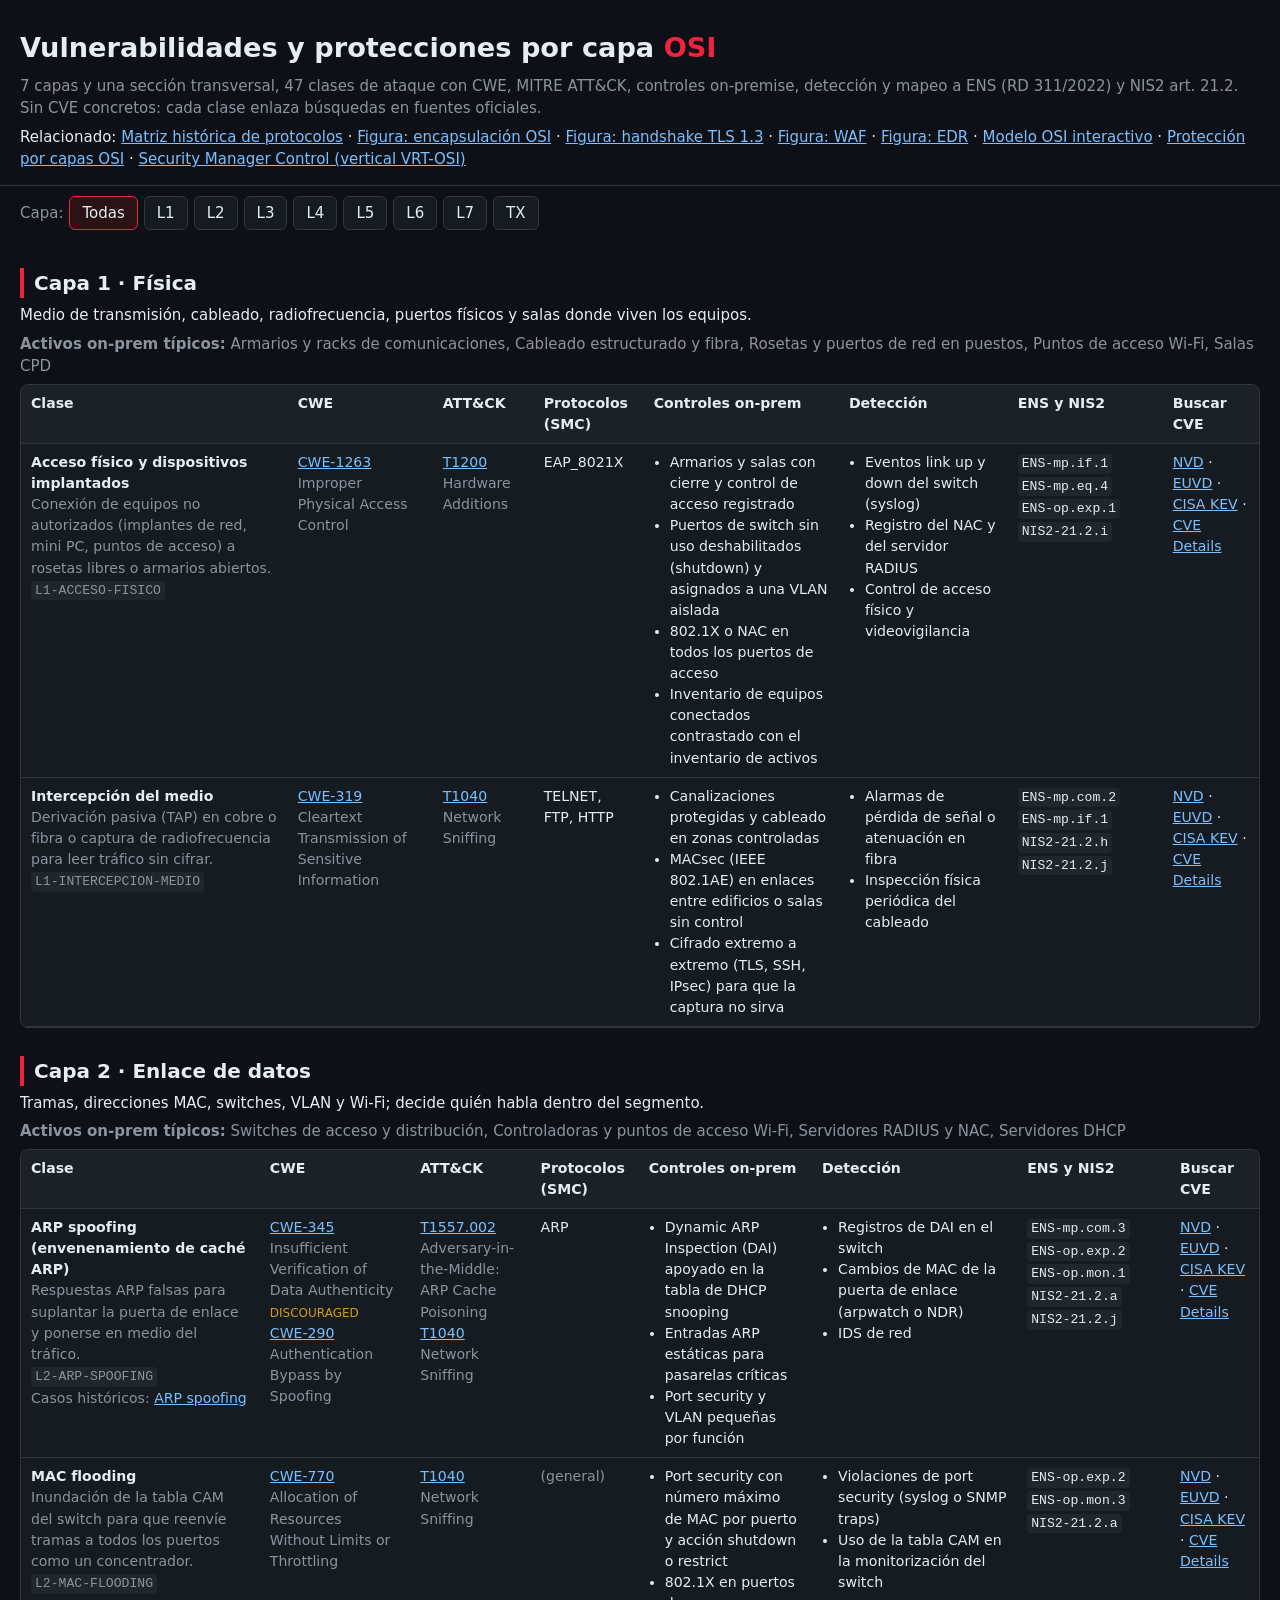
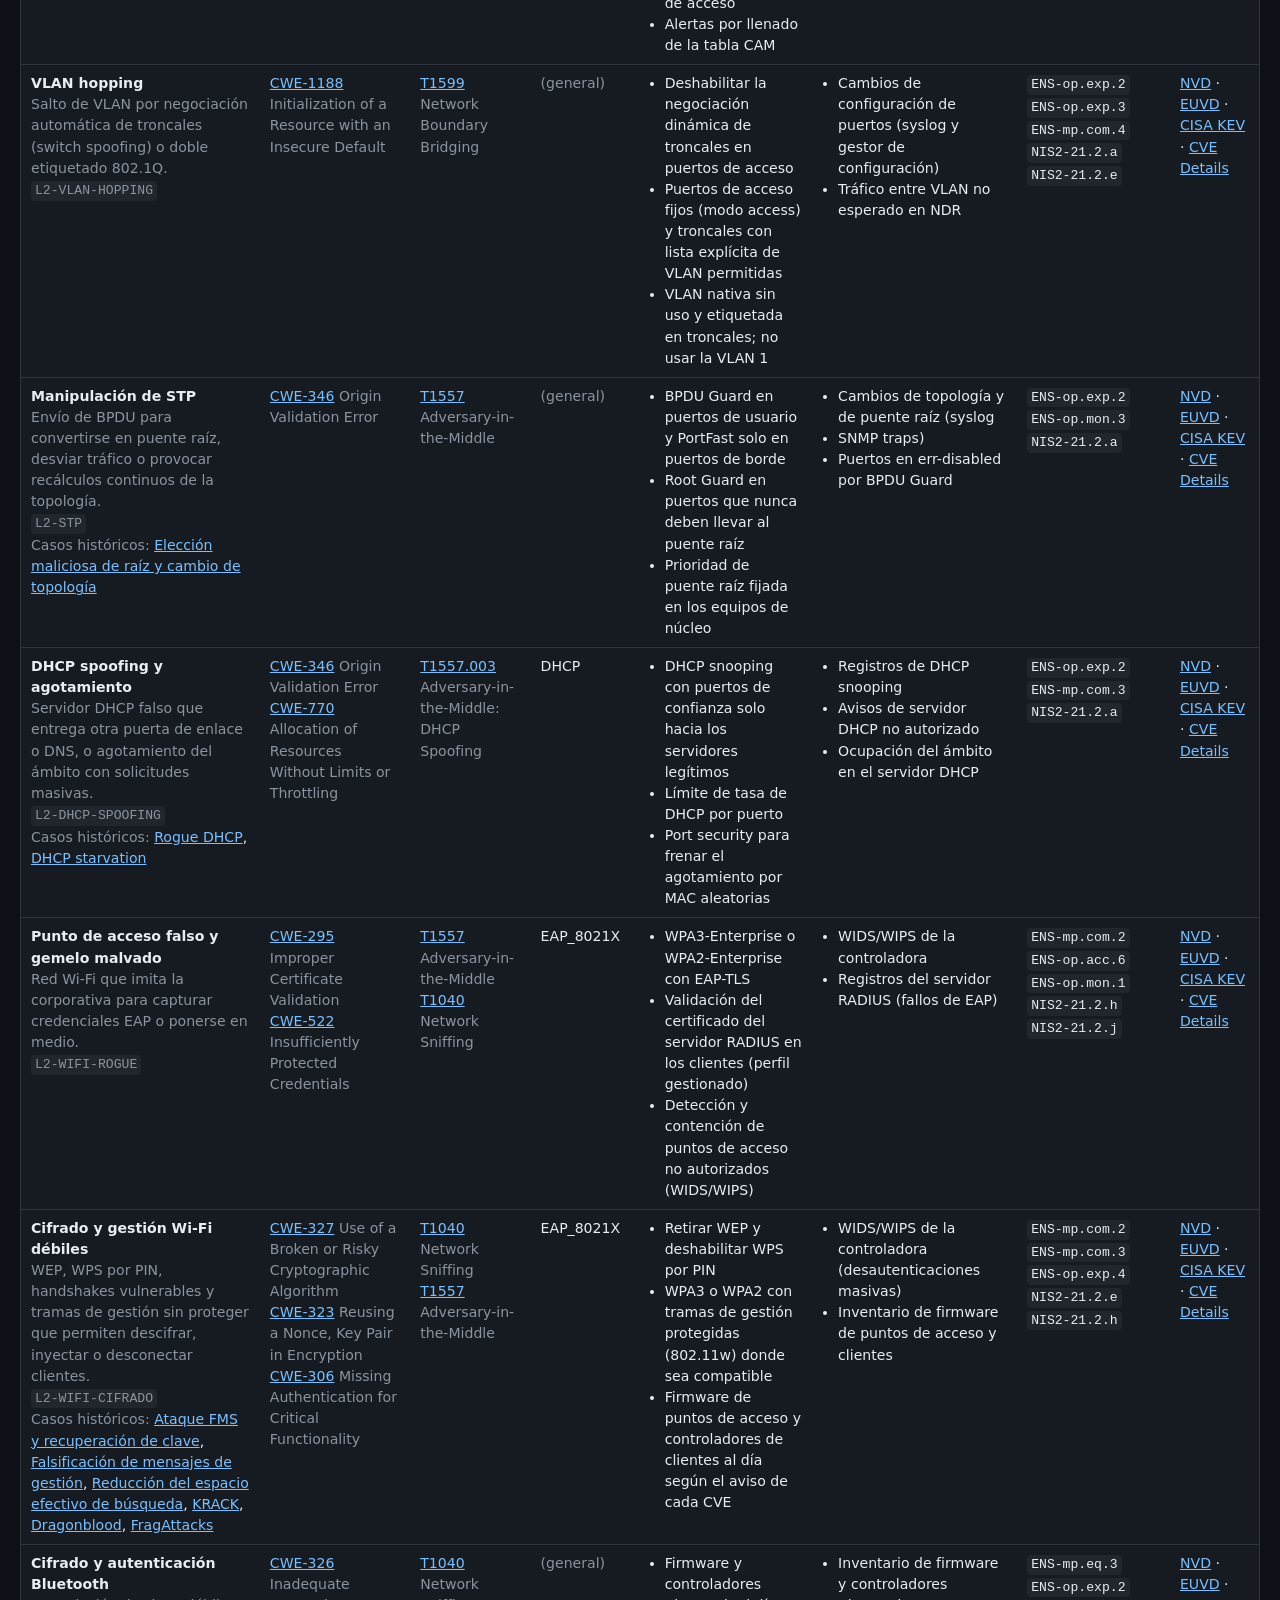
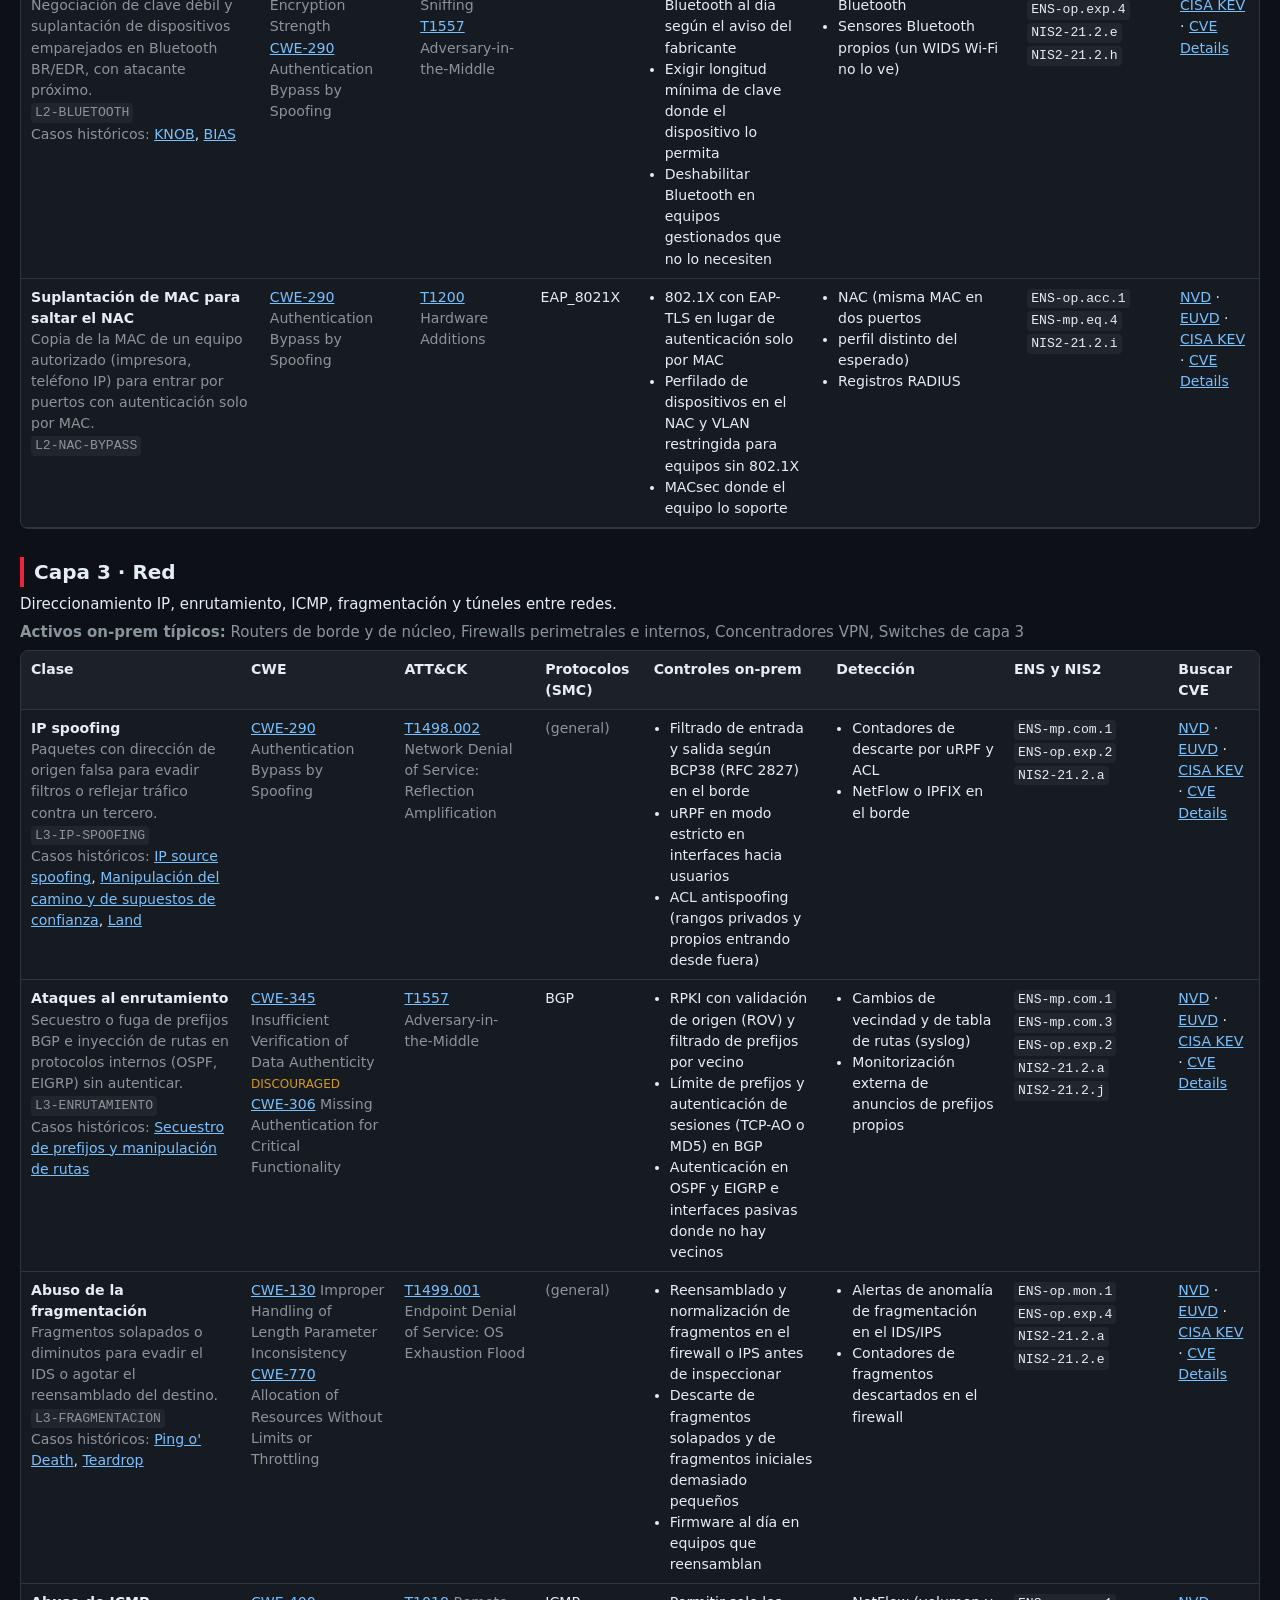
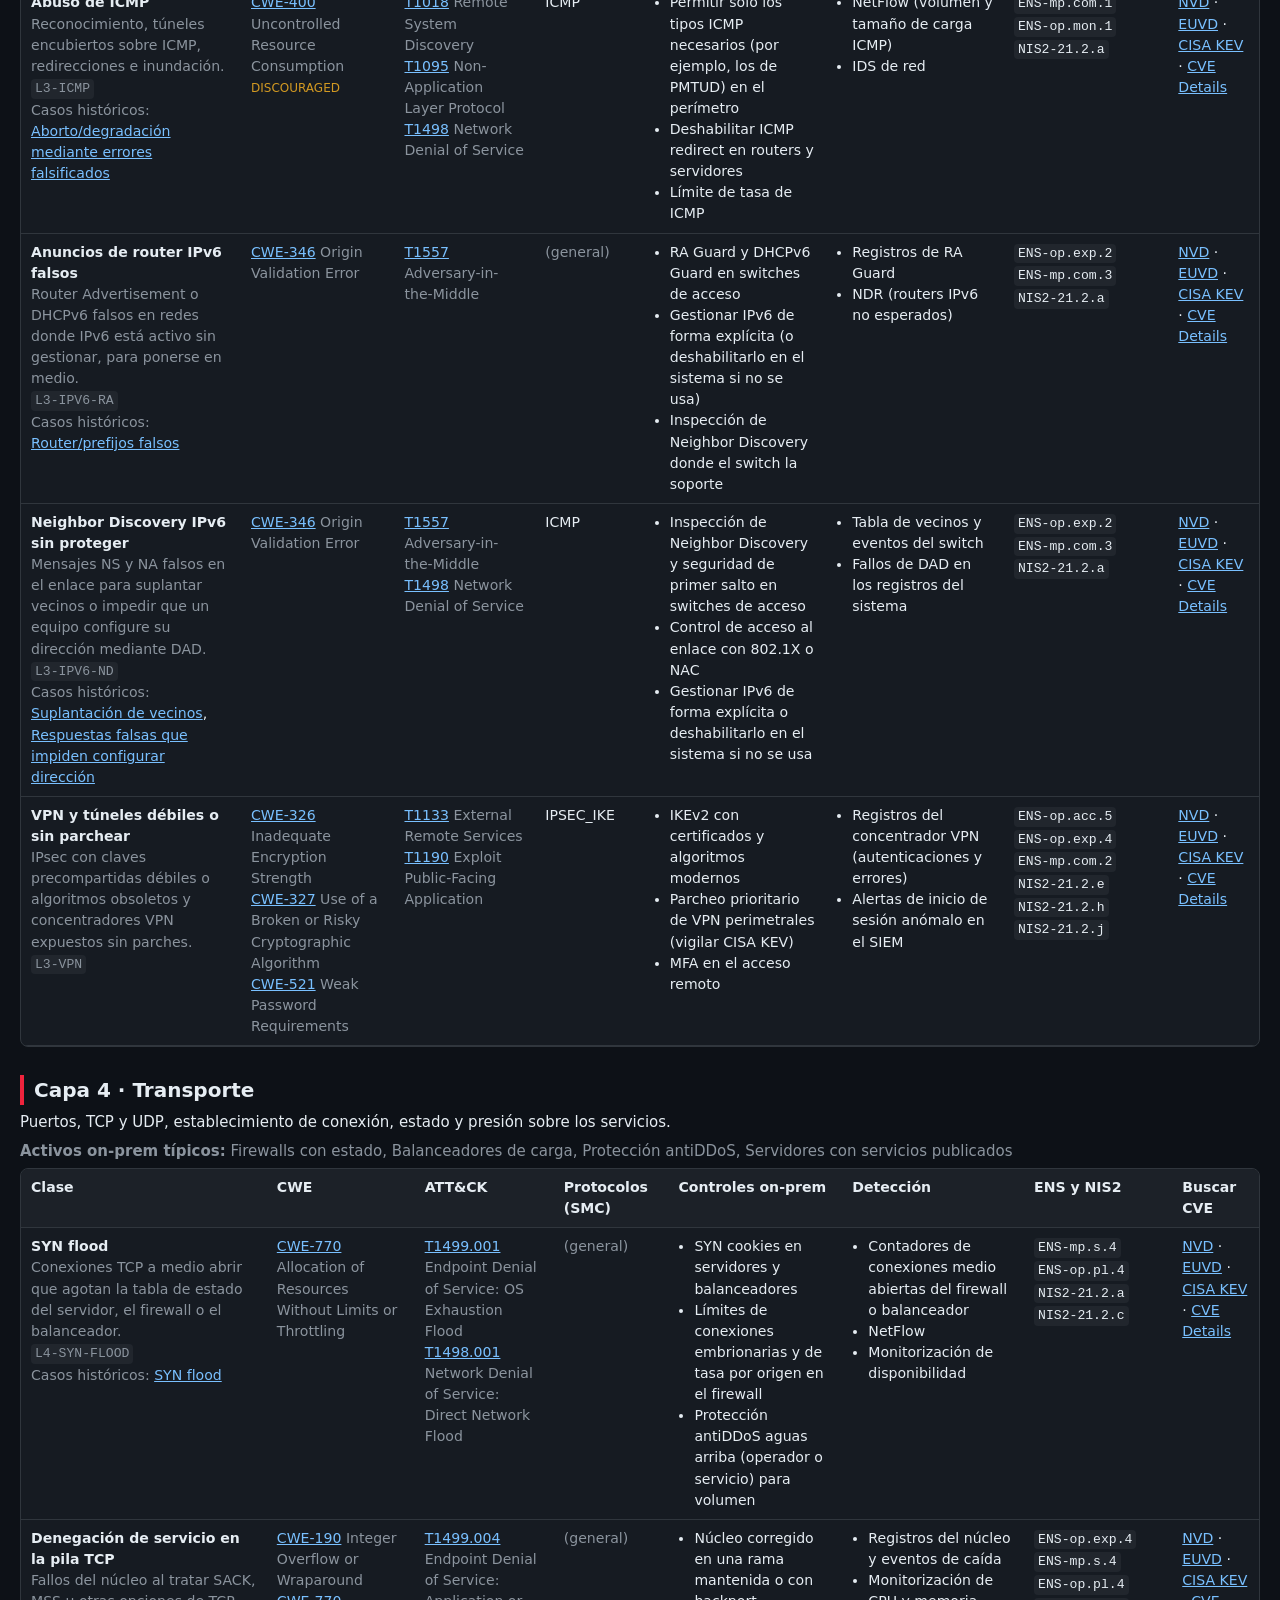
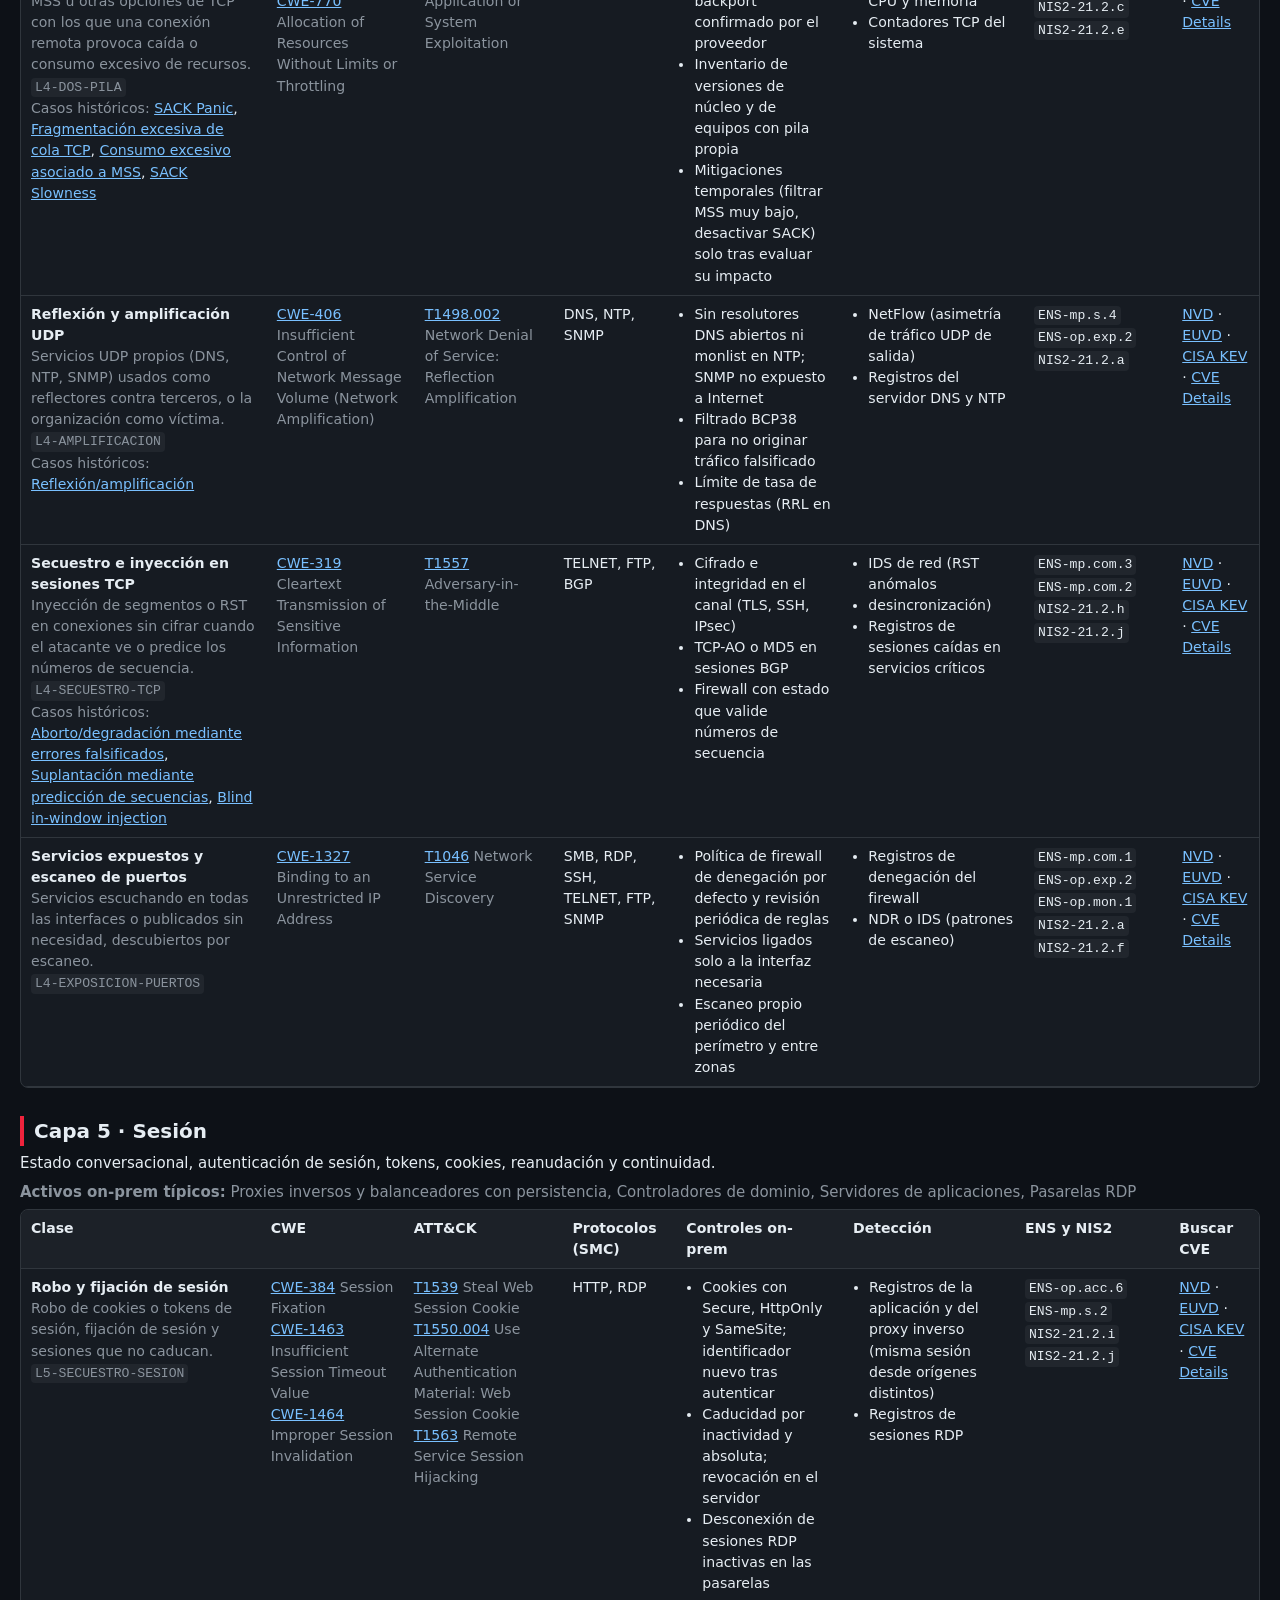
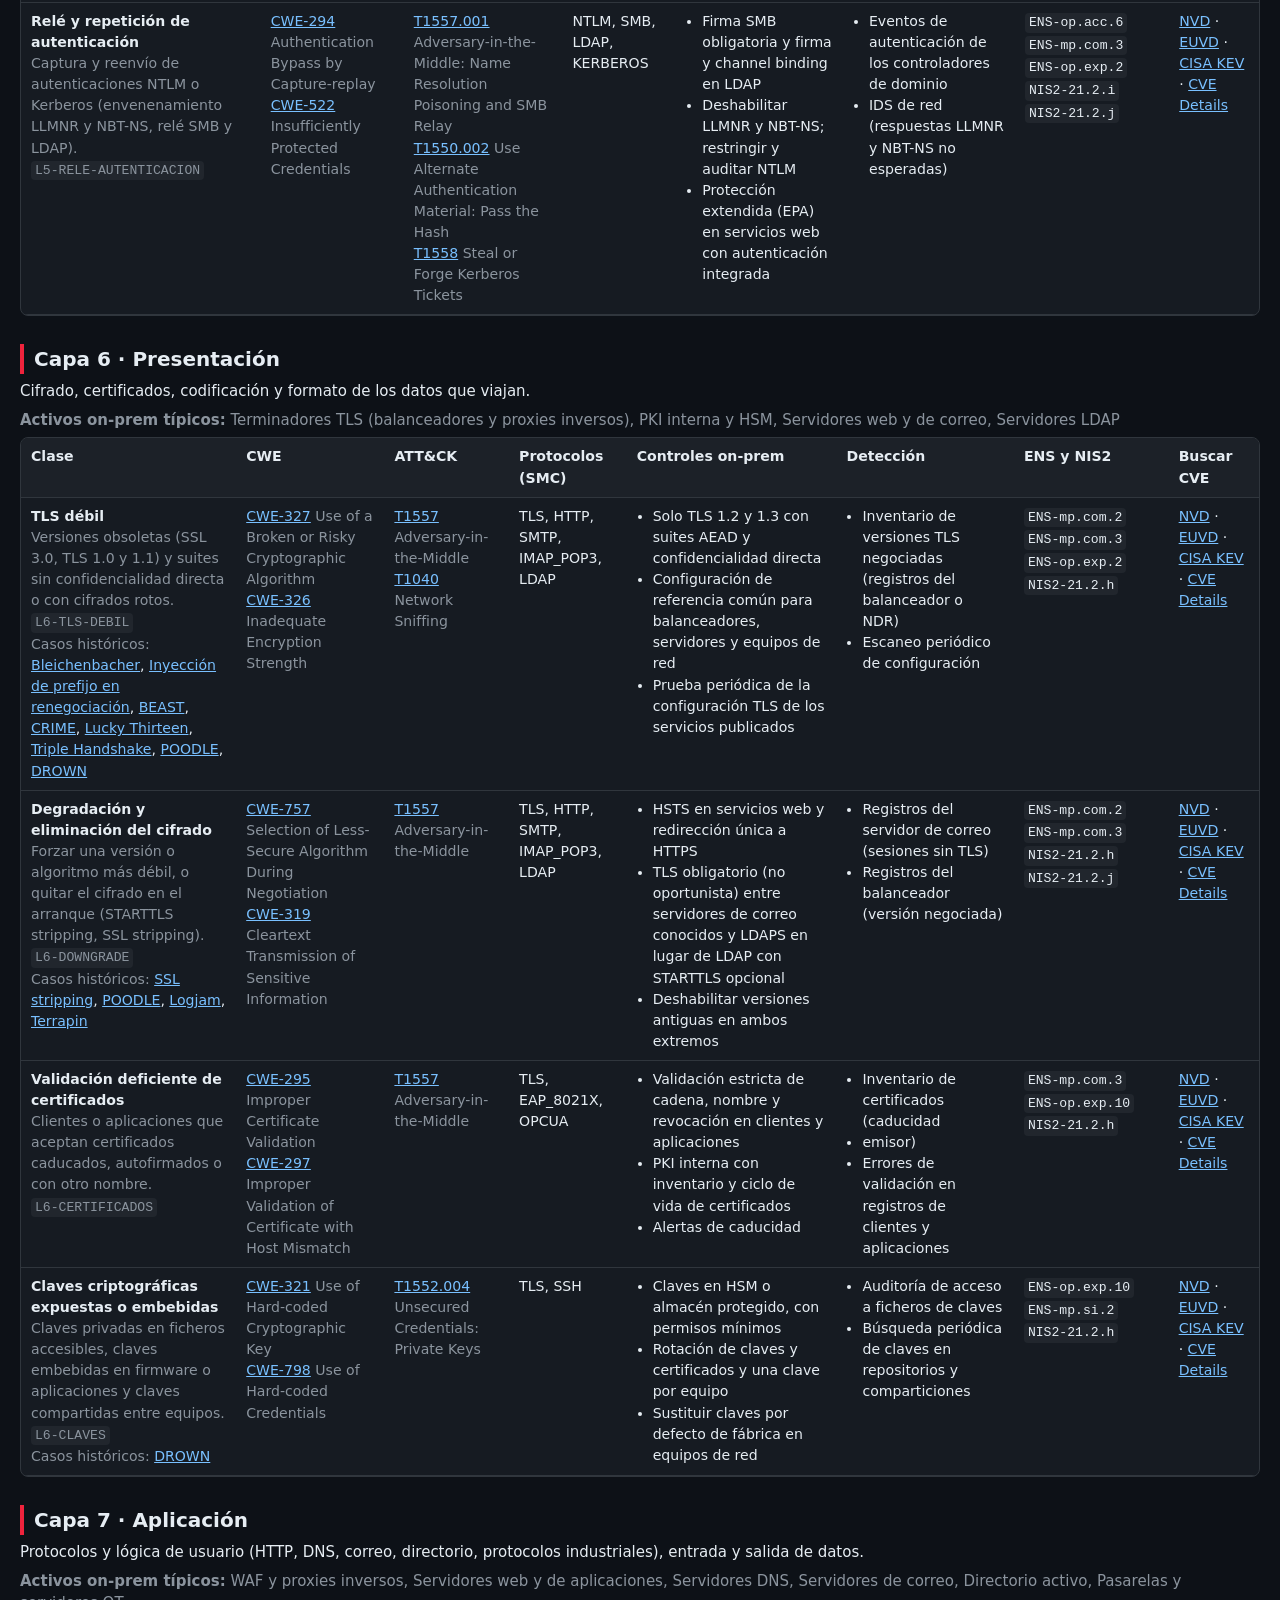
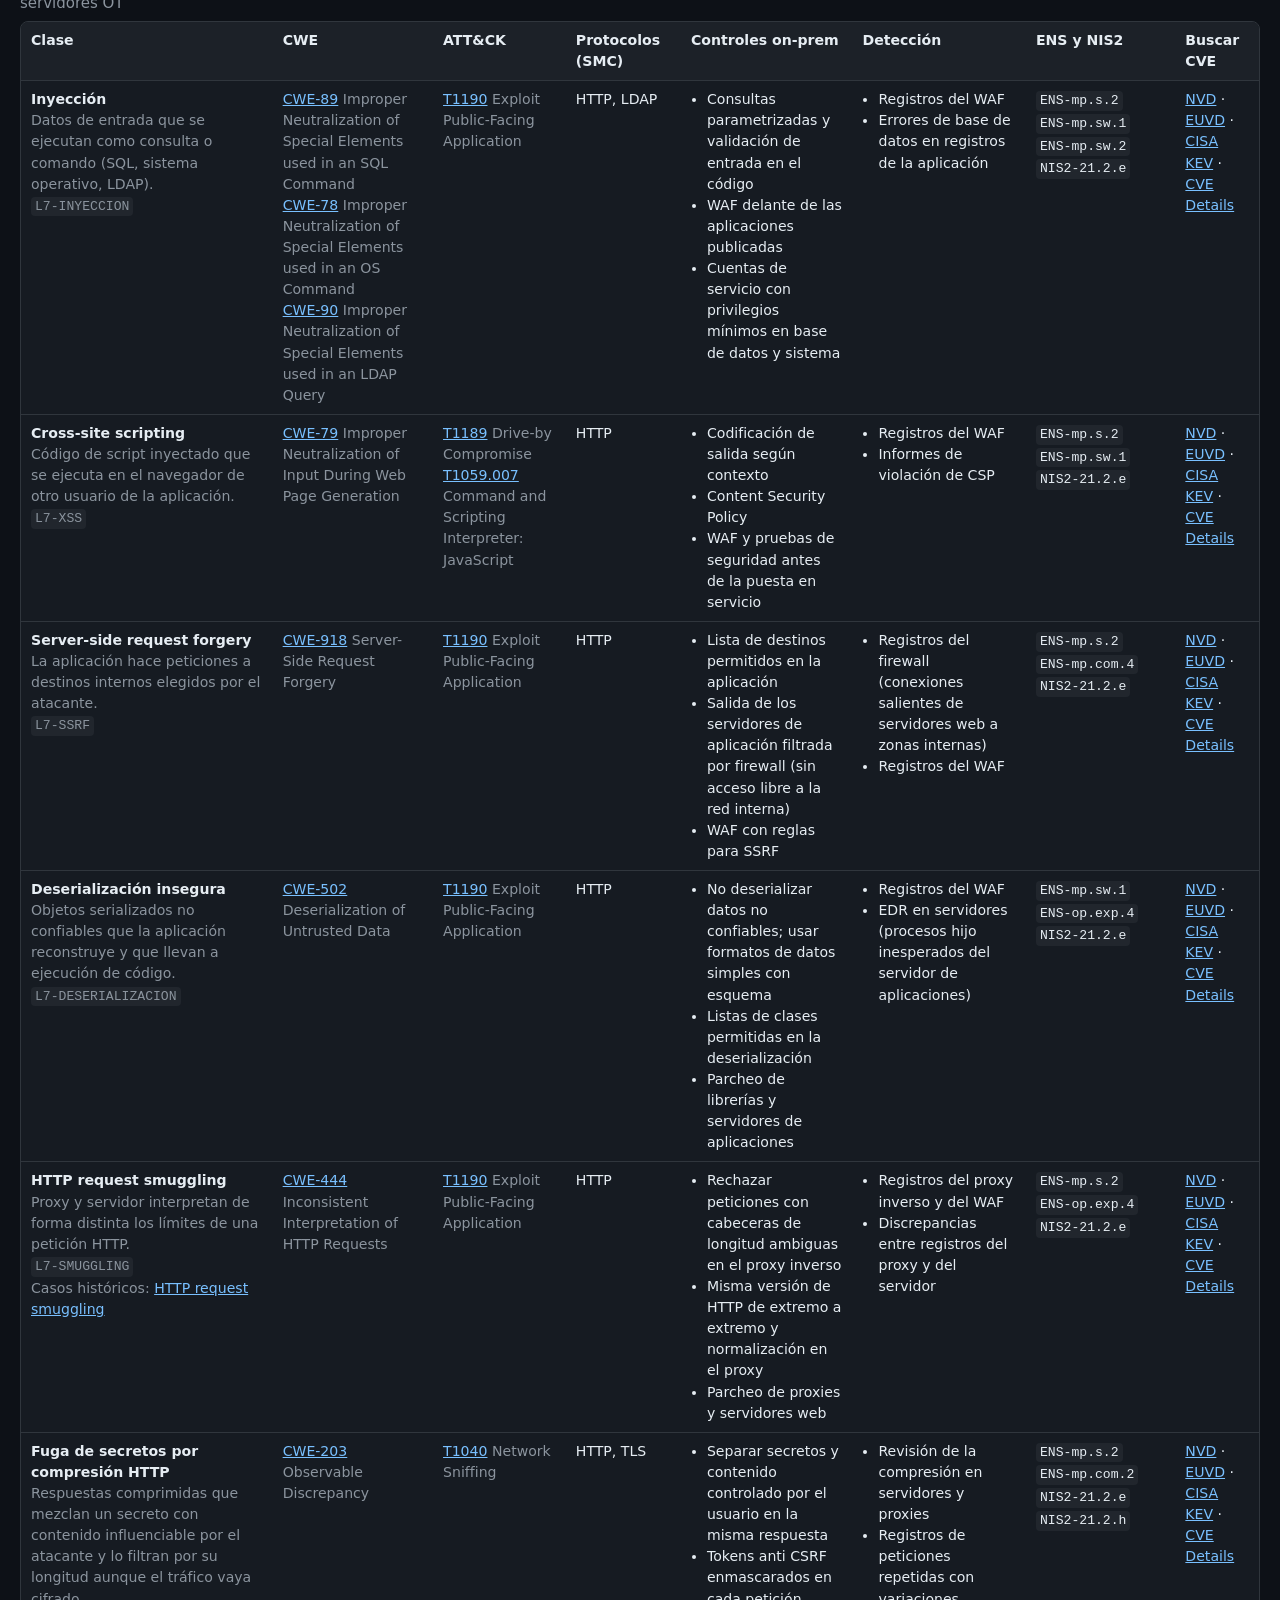
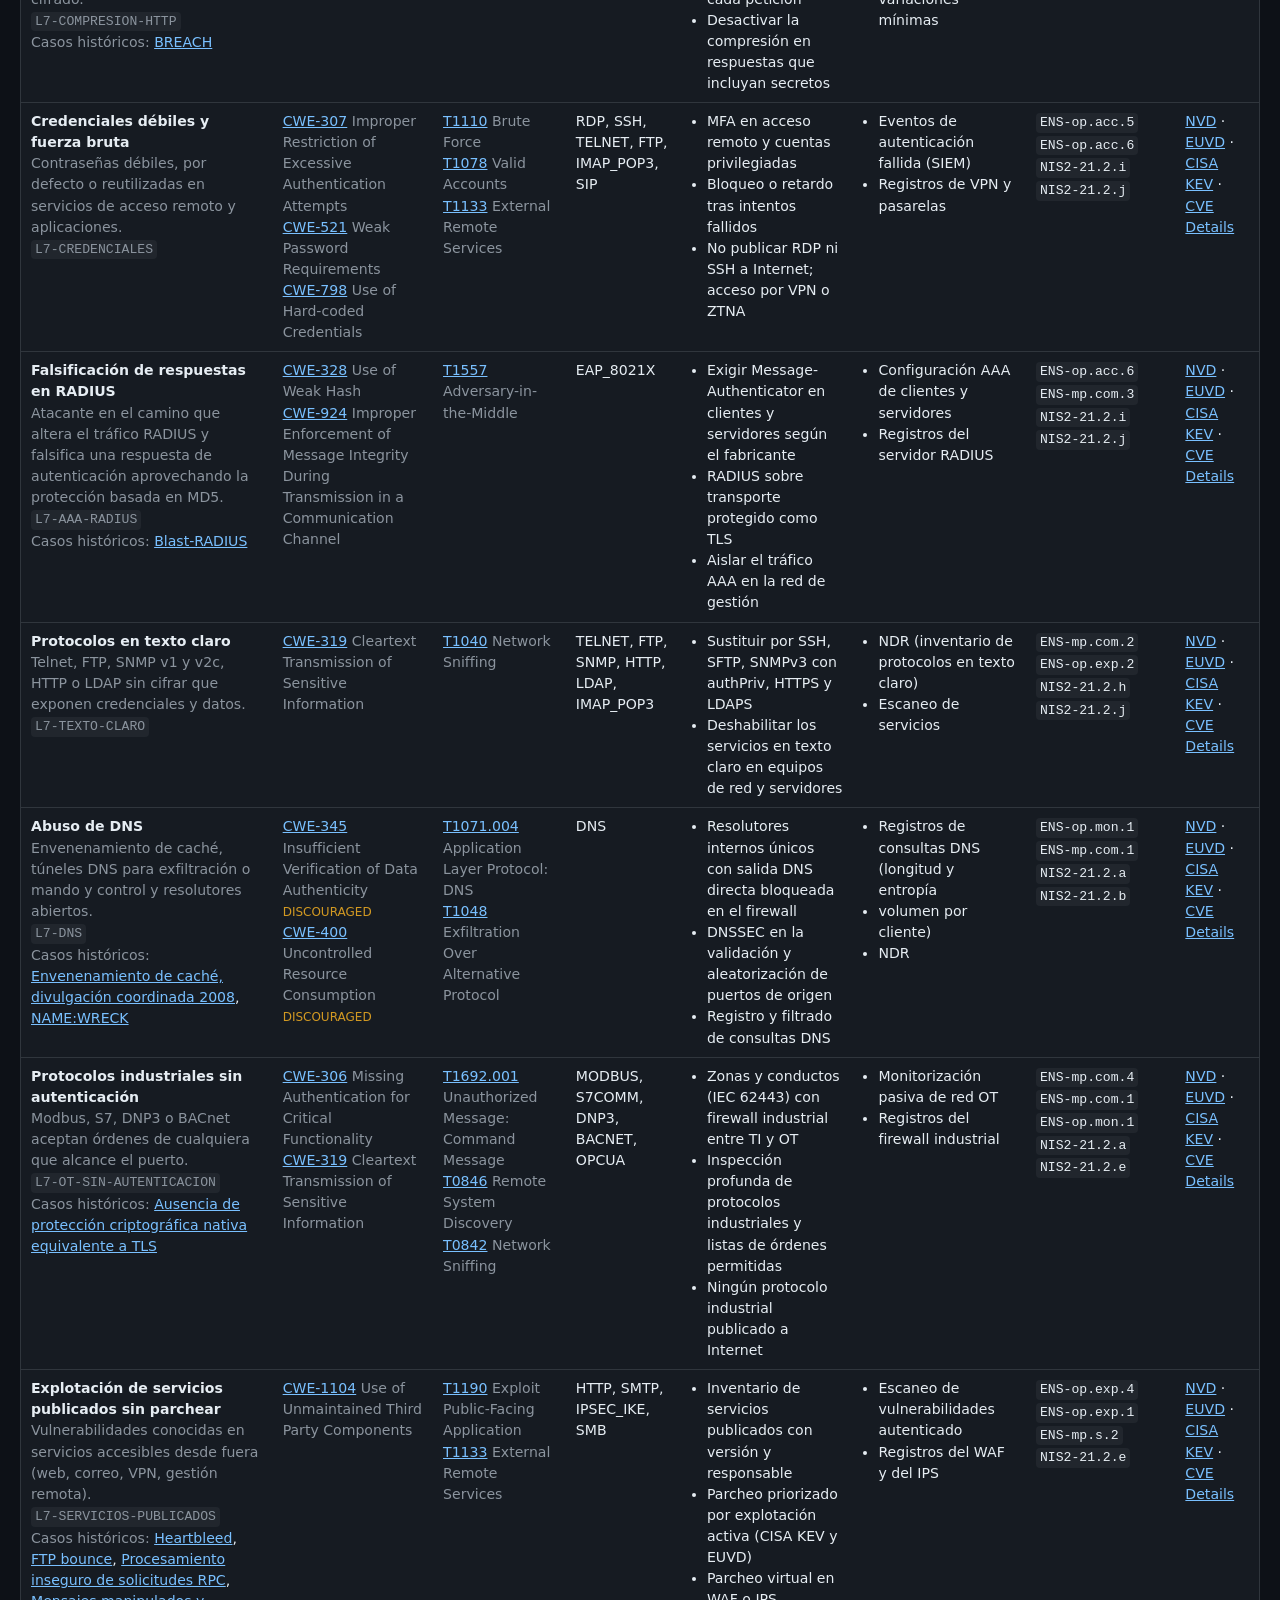
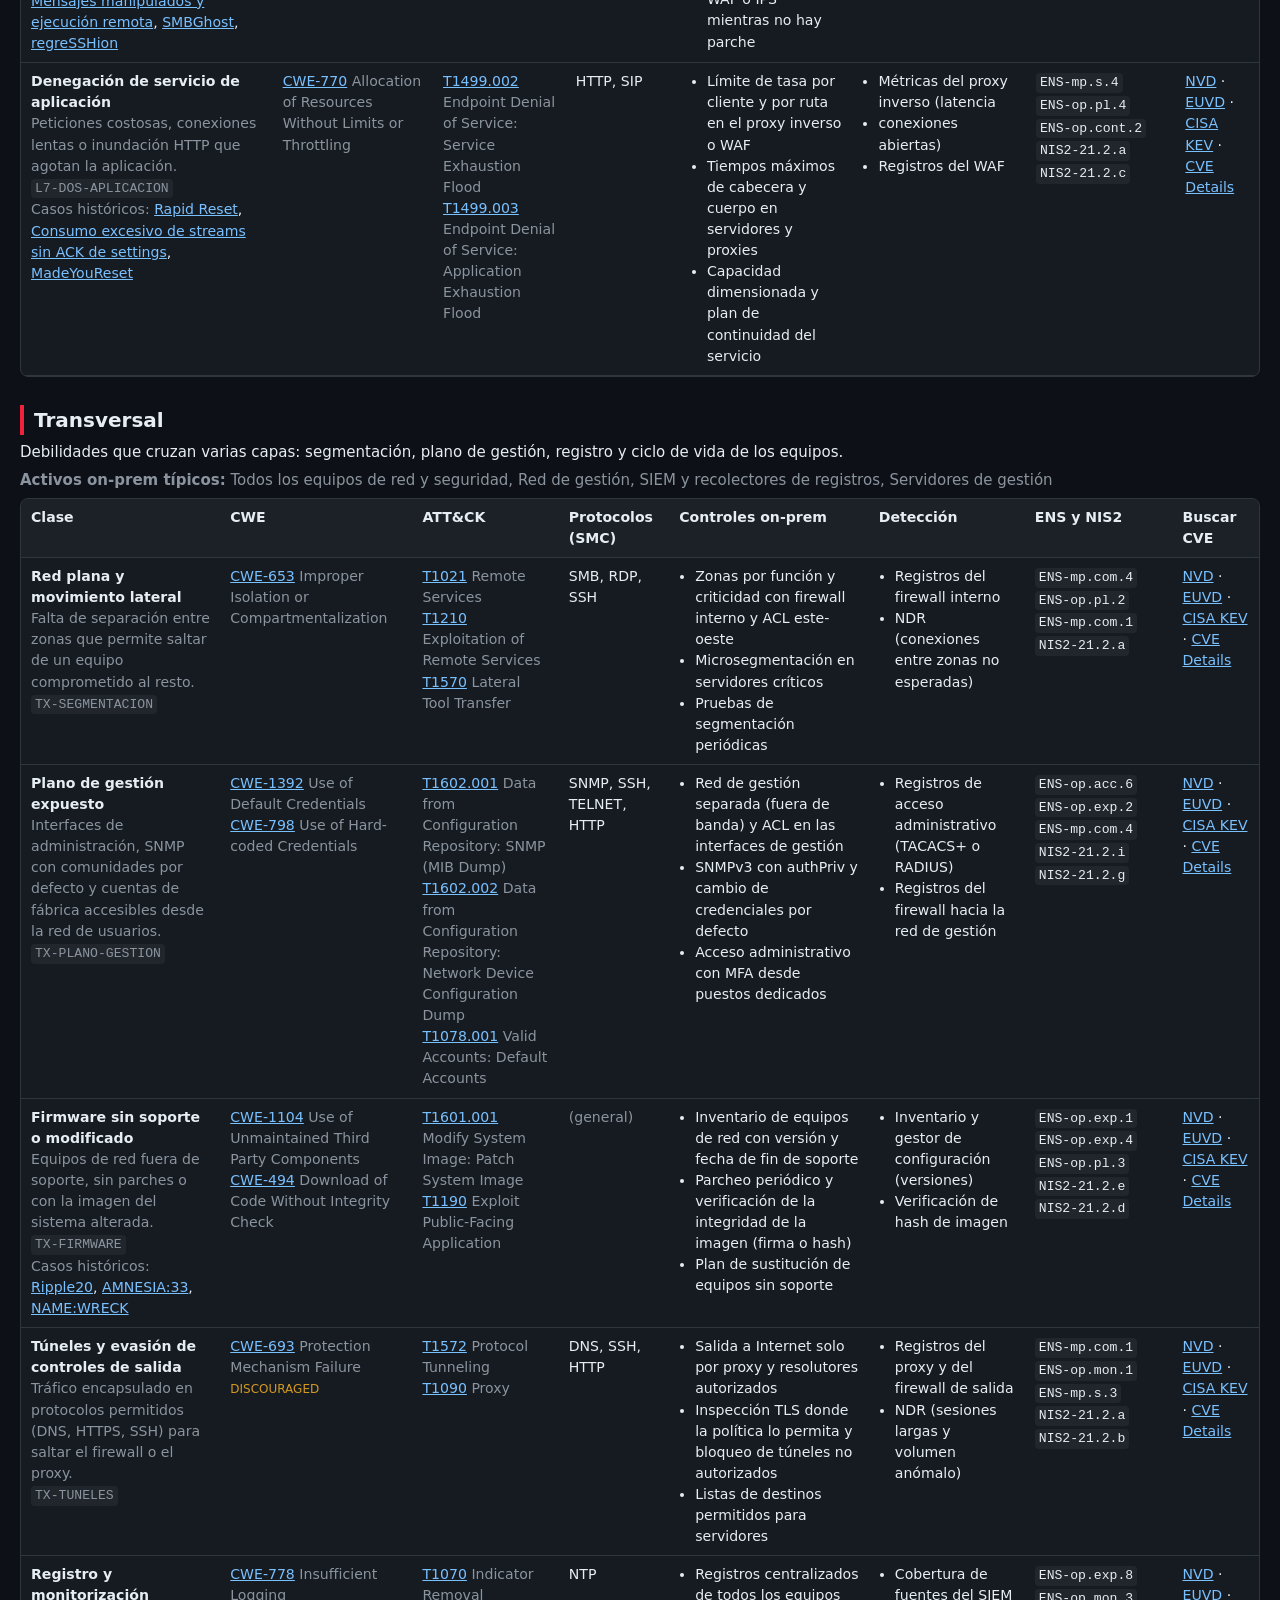
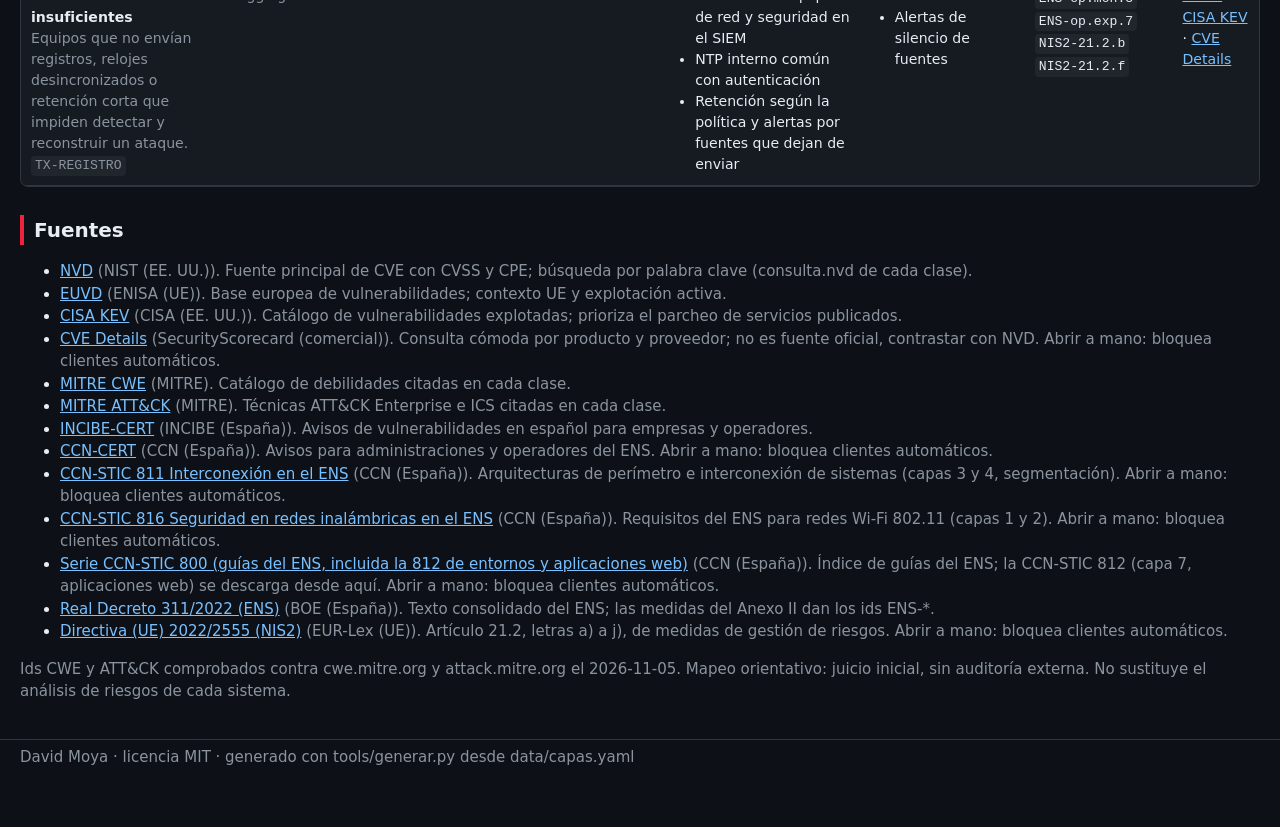
<file: docs/index.html>
<!DOCTYPE html>
<html lang="es">
<head>
<meta charset="utf-8">
<meta name="viewport" content="width=device-width, initial-scale=1">
<title>Vulnerabilidades y protecciones por capa OSI</title>
<meta name="description" content="Catálogo de vulnerabilidades y protecciones on-premise por capa OSI con CWE, MITRE ATT&amp;CK, ENS y NIS2.">
<style>
:root{--bg:#0d1117;--panel:#161b22;--line:#30363d;--txt:#e6edf3;--mut:#8b949e;--acc:#ef233c;--lnk:#79c0ff}
*{box-sizing:border-box}
body{margin:0;background:var(--bg);color:var(--txt);font:15px/1.5 system-ui,-apple-system,"Segoe UI",Roboto,sans-serif}
header,main,footer{max-width:1500px;margin:0 auto;padding:0 20px}
header{padding-top:28px;padding-bottom:8px;border-bottom:1px solid var(--line)}
h1{font-size:1.7rem;margin:0 0 6px} h1 span{color:var(--acc)}
h2{font-size:1.25rem;margin:28px 0 4px;border-left:4px solid var(--acc);padding-left:10px}
p{margin:6px 0} a{color:var(--lnk)} .n{color:var(--mut)}
.resumen{color:var(--mut)}
nav.filtro{position:sticky;top:0;background:var(--bg);padding:10px 0;z-index:2;display:flex;flex-wrap:wrap;gap:6px;align-items:center}
nav.filtro button{background:var(--panel);color:var(--txt);border:1px solid var(--line);border-radius:6px;padding:5px 12px;cursor:pointer;font:inherit}
nav.filtro button[aria-pressed="true"]{border-color:var(--acc);background:#2a1216}
.tabla{overflow-x:auto;border:1px solid var(--line);border-radius:8px;background:var(--panel)}
table{border-collapse:collapse;width:100%;min-width:1200px;font-size:.88rem}
th,td{text-align:left;vertical-align:top;padding:8px 10px;border-bottom:1px solid var(--line)}
th{background:#1c2128;position:sticky;top:0;font-weight:600}
td ul{margin:0;padding-left:16px} code{background:#21262d;border-radius:4px;padding:0 4px;font-size:.82rem;white-space:nowrap;display:inline-block;margin:1px 0}
code.id{color:var(--mut)} .aviso{color:#d29922;font-size:.75rem}
.activos{color:var(--mut)} footer{margin-top:36px;padding-bottom:40px;border-top:1px solid var(--line);color:var(--mut)}
.oculta{display:none}
</style>
</head>
<body>
<header>
<h1>Vulnerabilidades y protecciones por capa <span>OSI</span></h1>
<p class="resumen">7 capas y una sección transversal, 47 clases de ataque con CWE, MITRE ATT&amp;CK, controles on-premise, detección y mapeo a ENS (RD 311/2022) y NIS2 art. 21.2. Sin CVE concretos: cada clase enlaza búsquedas en fuentes oficiales.</p>
<p>Relacionado: <a href="historico/">Matriz histórica de protocolos</a> · <a href="figuras/encapsulacion/">Figura: encapsulación OSI</a> · <a href="figuras/tls/">Figura: handshake TLS 1.3</a> · <a href="figuras/waf/">Figura: WAF</a> · <a href="figuras/edr/">Figura: EDR</a> · <a href="https://pedri77.github.io/modelo_OSI/" rel="noopener">Modelo OSI interactivo</a> · <a href="https://pedri77.github.io/Basicos_Proteccion_Capas_OSI/" rel="noopener">Protección por capas OSI</a> · <a href="https://github.com/pedri77/security-manager-control" rel="noopener">Security Manager Control (vertical VRT-OSI)</a></p>
</header>
<main>
<nav class="filtro" aria-label="Filtrar por capa"><span class="n">Capa:</span> <button type="button" data-capa="todas" aria-pressed="true">Todas</button><button type="button" data-capa="L1" aria-pressed="false">L1</button><button type="button" data-capa="L2" aria-pressed="false">L2</button><button type="button" data-capa="L3" aria-pressed="false">L3</button><button type="button" data-capa="L4" aria-pressed="false">L4</button><button type="button" data-capa="L5" aria-pressed="false">L5</button><button type="button" data-capa="L6" aria-pressed="false">L6</button><button type="button" data-capa="L7" aria-pressed="false">L7</button><button type="button" data-capa="TX" aria-pressed="false">TX</button></nav>
<section class="capa" data-capa="L1" id="capa-L1"><h2>Capa 1 · Física</h2><p>Medio de transmisión, cableado, radiofrecuencia, puertos físicos y salas donde viven los equipos.</p><p class="activos"><strong>Activos on-prem típicos:</strong> Armarios y racks de comunicaciones, Cableado estructurado y fibra, Rosetas y puertos de red en puestos, Puntos de acceso Wi-Fi, Salas CPD</p><div class="tabla"><table><thead><tr><th>Clase</th><th>CWE</th><th>ATT&amp;CK</th><th>Protocolos (SMC)</th><th>Controles on-prem</th><th>Detección</th><th>ENS y NIS2</th><th>Buscar CVE</th></tr></thead><tbody><tr id="L1-ACCESO-FISICO"><td><strong>Acceso físico y dispositivos implantados</strong><br><span class="n">Conexión de equipos no autorizados (implantes de red, mini PC, puntos de acceso) a rosetas libres o armarios abiertos.</span><br><code class="id">L1-ACCESO-FISICO</code></td><td><a href="https://cwe.mitre.org/data/definitions/1263.html" rel="noopener">CWE-1263</a> <span class="n">Improper Physical Access Control</span></td><td><a href="https://attack.mitre.org/techniques/T1200/" rel="noopener">T1200</a> <span class="n">Hardware Additions</span></td><td><span title="Capa 2 en SMC">EAP_8021X</span></td><td><ul><li>Armarios y salas con cierre y control de acceso registrado</li><li>Puertos de switch sin uso deshabilitados (shutdown) y asignados a una VLAN aislada</li><li>802.1X o NAC en todos los puertos de acceso</li><li>Inventario de equipos conectados contrastado con el inventario de activos</li></ul></td><td><ul><li>Eventos link up y down del switch (syslog)</li><li>Registro del NAC y del servidor RADIUS</li><li>Control de acceso físico y videovigilancia</li></ul></td><td><code>ENS-mp.if.1</code> <code>ENS-mp.eq.4</code> <code>ENS-op.exp.1</code> <code>NIS2-21.2.i</code></td><td><a href="https://nvd.nist.gov/vuln/search?keyword=hardware%20implant&amp;resultType=records" rel="noopener">NVD</a> · <a href="https://euvd.enisa.europa.eu/search?text=hardware%20implant" rel="noopener">EUVD</a> · <a href="https://www.cisa.gov/known-exploited-vulnerabilities-catalog?search_api_fulltext=hardware%20implant" rel="noopener">CISA KEV</a> · <a href="https://www.cvedetails.com/google-search-results.php?q=hardware%20implant" rel="noopener">CVE Details</a></td></tr><tr id="L1-INTERCEPCION-MEDIO"><td><strong>Intercepción del medio</strong><br><span class="n">Derivación pasiva (TAP) en cobre o fibra o captura de radiofrecuencia para leer tráfico sin cifrar.</span><br><code class="id">L1-INTERCEPCION-MEDIO</code></td><td><a href="https://cwe.mitre.org/data/definitions/319.html" rel="noopener">CWE-319</a> <span class="n">Cleartext Transmission of Sensitive Information</span></td><td><a href="https://attack.mitre.org/techniques/T1040/" rel="noopener">T1040</a> <span class="n">Network Sniffing</span></td><td><span title="Capa 7 en SMC">TELNET</span>, <span title="Capa 7 en SMC">FTP</span>, <span title="Capa 7 en SMC">HTTP</span></td><td><ul><li>Canalizaciones protegidas y cableado en zonas controladas</li><li>MACsec (IEEE 802.1AE) en enlaces entre edificios o salas sin control</li><li>Cifrado extremo a extremo (TLS, SSH, IPsec) para que la captura no sirva</li></ul></td><td><ul><li>Alarmas de pérdida de señal o atenuación en fibra</li><li>Inspección física periódica del cableado</li></ul></td><td><code>ENS-mp.com.2</code> <code>ENS-mp.if.1</code> <code>NIS2-21.2.h</code> <code>NIS2-21.2.j</code></td><td><a href="https://nvd.nist.gov/vuln/search?keyword=cleartext%20transmission&amp;resultType=records" rel="noopener">NVD</a> · <a href="https://euvd.enisa.europa.eu/search?text=cleartext%20transmission" rel="noopener">EUVD</a> · <a href="https://www.cisa.gov/known-exploited-vulnerabilities-catalog?search_api_fulltext=cleartext%20transmission" rel="noopener">CISA KEV</a> · <a href="https://www.cvedetails.com/google-search-results.php?q=cleartext%20transmission" rel="noopener">CVE Details</a></td></tr></tbody></table></div></section><section class="capa" data-capa="L2" id="capa-L2"><h2>Capa 2 · Enlace de datos</h2><p>Tramas, direcciones MAC, switches, VLAN y Wi-Fi; decide quién habla dentro del segmento.</p><p class="activos"><strong>Activos on-prem típicos:</strong> Switches de acceso y distribución, Controladoras y puntos de acceso Wi-Fi, Servidores RADIUS y NAC, Servidores DHCP</p><div class="tabla"><table><thead><tr><th>Clase</th><th>CWE</th><th>ATT&amp;CK</th><th>Protocolos (SMC)</th><th>Controles on-prem</th><th>Detección</th><th>ENS y NIS2</th><th>Buscar CVE</th></tr></thead><tbody><tr id="L2-ARP-SPOOFING"><td><strong>ARP spoofing (envenenamiento de caché ARP)</strong><br><span class="n">Respuestas ARP falsas para suplantar la puerta de enlace y ponerse en medio del tráfico.</span><br><code class="id">L2-ARP-SPOOFING</code><br><span class="n">Casos históricos:</span> <a href="historico/#OSI-001">ARP spoofing</a></td><td><a href="https://cwe.mitre.org/data/definitions/345.html" rel="noopener">CWE-345</a> <span class="n">Insufficient Verification of Data Authenticity</span> <span class="aviso" title="Uso de mapeo en MITRE">DISCOURAGED</span><br><a href="https://cwe.mitre.org/data/definitions/290.html" rel="noopener">CWE-290</a> <span class="n">Authentication Bypass by Spoofing</span></td><td><a href="https://attack.mitre.org/techniques/T1557/002/" rel="noopener">T1557.002</a> <span class="n">Adversary-in-the-Middle: ARP Cache Poisoning</span><br><a href="https://attack.mitre.org/techniques/T1040/" rel="noopener">T1040</a> <span class="n">Network Sniffing</span></td><td><span title="Capa 2 en SMC">ARP</span></td><td><ul><li>Dynamic ARP Inspection (DAI) apoyado en la tabla de DHCP snooping</li><li>Entradas ARP estáticas para pasarelas críticas</li><li>Port security y VLAN pequeñas por función</li></ul></td><td><ul><li>Registros de DAI en el switch</li><li>Cambios de MAC de la puerta de enlace (arpwatch o NDR)</li><li>IDS de red</li></ul></td><td><code>ENS-mp.com.3</code> <code>ENS-op.exp.2</code> <code>ENS-op.mon.1</code> <code>NIS2-21.2.a</code> <code>NIS2-21.2.j</code></td><td><a href="https://nvd.nist.gov/vuln/search?keyword=ARP%20spoofing&amp;resultType=records" rel="noopener">NVD</a> · <a href="https://euvd.enisa.europa.eu/search?text=ARP%20spoofing" rel="noopener">EUVD</a> · <a href="https://www.cisa.gov/known-exploited-vulnerabilities-catalog?search_api_fulltext=ARP%20spoofing" rel="noopener">CISA KEV</a> · <a href="https://www.cvedetails.com/google-search-results.php?q=ARP%20spoofing" rel="noopener">CVE Details</a></td></tr><tr id="L2-MAC-FLOODING"><td><strong>MAC flooding</strong><br><span class="n">Inundación de la tabla CAM del switch para que reenvíe tramas a todos los puertos como un concentrador.</span><br><code class="id">L2-MAC-FLOODING</code></td><td><a href="https://cwe.mitre.org/data/definitions/770.html" rel="noopener">CWE-770</a> <span class="n">Allocation of Resources Without Limits or Throttling</span></td><td><a href="https://attack.mitre.org/techniques/T1040/" rel="noopener">T1040</a> <span class="n">Network Sniffing</span></td><td><span class="n">(general)</span></td><td><ul><li>Port security con número máximo de MAC por puerto y acción shutdown o restrict</li><li>802.1X en puertos de acceso</li><li>Alertas por llenado de la tabla CAM</li></ul></td><td><ul><li>Violaciones de port security (syslog o SNMP traps)</li><li>Uso de la tabla CAM en la monitorización del switch</li></ul></td><td><code>ENS-op.exp.2</code> <code>ENS-op.mon.3</code> <code>NIS2-21.2.a</code></td><td><a href="https://nvd.nist.gov/vuln/search?keyword=MAC%20flooding&amp;resultType=records" rel="noopener">NVD</a> · <a href="https://euvd.enisa.europa.eu/search?text=MAC%20flooding" rel="noopener">EUVD</a> · <a href="https://www.cisa.gov/known-exploited-vulnerabilities-catalog?search_api_fulltext=MAC%20flooding" rel="noopener">CISA KEV</a> · <a href="https://www.cvedetails.com/google-search-results.php?q=MAC%20flooding" rel="noopener">CVE Details</a></td></tr><tr id="L2-VLAN-HOPPING"><td><strong>VLAN hopping</strong><br><span class="n">Salto de VLAN por negociación automática de troncales (switch spoofing) o doble etiquetado 802.1Q.</span><br><code class="id">L2-VLAN-HOPPING</code></td><td><a href="https://cwe.mitre.org/data/definitions/1188.html" rel="noopener">CWE-1188</a> <span class="n">Initialization of a Resource with an Insecure Default</span></td><td><a href="https://attack.mitre.org/techniques/T1599/" rel="noopener">T1599</a> <span class="n">Network Boundary Bridging</span></td><td><span class="n">(general)</span></td><td><ul><li>Deshabilitar la negociación dinámica de troncales en puertos de acceso</li><li>Puertos de acceso fijos (modo access) y troncales con lista explícita de VLAN permitidas</li><li>VLAN nativa sin uso y etiquetada en troncales; no usar la VLAN 1</li></ul></td><td><ul><li>Cambios de configuración de puertos (syslog y gestor de configuración)</li><li>Tráfico entre VLAN no esperado en NDR</li></ul></td><td><code>ENS-op.exp.2</code> <code>ENS-op.exp.3</code> <code>ENS-mp.com.4</code> <code>NIS2-21.2.a</code> <code>NIS2-21.2.e</code></td><td><a href="https://nvd.nist.gov/vuln/search?keyword=VLAN%20hopping&amp;resultType=records" rel="noopener">NVD</a> · <a href="https://euvd.enisa.europa.eu/search?text=VLAN%20hopping" rel="noopener">EUVD</a> · <a href="https://www.cisa.gov/known-exploited-vulnerabilities-catalog?search_api_fulltext=VLAN%20hopping" rel="noopener">CISA KEV</a> · <a href="https://www.cvedetails.com/google-search-results.php?q=VLAN%20hopping" rel="noopener">CVE Details</a></td></tr><tr id="L2-STP"><td><strong>Manipulación de STP</strong><br><span class="n">Envío de BPDU para convertirse en puente raíz, desviar tráfico o provocar recálculos continuos de la topología.</span><br><code class="id">L2-STP</code><br><span class="n">Casos históricos:</span> <a href="historico/#OSI-002">Elección maliciosa de raíz y cambio de topología</a></td><td><a href="https://cwe.mitre.org/data/definitions/346.html" rel="noopener">CWE-346</a> <span class="n">Origin Validation Error</span></td><td><a href="https://attack.mitre.org/techniques/T1557/" rel="noopener">T1557</a> <span class="n">Adversary-in-the-Middle</span></td><td><span class="n">(general)</span></td><td><ul><li>BPDU Guard en puertos de usuario y PortFast solo en puertos de borde</li><li>Root Guard en puertos que nunca deben llevar al puente raíz</li><li>Prioridad de puente raíz fijada en los equipos de núcleo</li></ul></td><td><ul><li>Cambios de topología y de puente raíz (syslog</li><li>SNMP traps)</li><li>Puertos en err-disabled por BPDU Guard</li></ul></td><td><code>ENS-op.exp.2</code> <code>ENS-op.mon.3</code> <code>NIS2-21.2.a</code></td><td><a href="https://nvd.nist.gov/vuln/search?keyword=spanning%20tree&amp;resultType=records" rel="noopener">NVD</a> · <a href="https://euvd.enisa.europa.eu/search?text=spanning%20tree" rel="noopener">EUVD</a> · <a href="https://www.cisa.gov/known-exploited-vulnerabilities-catalog?search_api_fulltext=spanning%20tree" rel="noopener">CISA KEV</a> · <a href="https://www.cvedetails.com/google-search-results.php?q=spanning%20tree" rel="noopener">CVE Details</a></td></tr><tr id="L2-DHCP-SPOOFING"><td><strong>DHCP spoofing y agotamiento</strong><br><span class="n">Servidor DHCP falso que entrega otra puerta de enlace o DNS, o agotamiento del ámbito con solicitudes masivas.</span><br><code class="id">L2-DHCP-SPOOFING</code><br><span class="n">Casos históricos:</span> <a href="historico/#OSI-041">Rogue DHCP</a>, <a href="historico/#OSI-042">DHCP starvation</a></td><td><a href="https://cwe.mitre.org/data/definitions/346.html" rel="noopener">CWE-346</a> <span class="n">Origin Validation Error</span><br><a href="https://cwe.mitre.org/data/definitions/770.html" rel="noopener">CWE-770</a> <span class="n">Allocation of Resources Without Limits or Throttling</span></td><td><a href="https://attack.mitre.org/techniques/T1557/003/" rel="noopener">T1557.003</a> <span class="n">Adversary-in-the-Middle: DHCP Spoofing</span></td><td><span title="Capa 7 en SMC">DHCP</span></td><td><ul><li>DHCP snooping con puertos de confianza solo hacia los servidores legítimos</li><li>Límite de tasa de DHCP por puerto</li><li>Port security para frenar el agotamiento por MAC aleatorias</li></ul></td><td><ul><li>Registros de DHCP snooping</li><li>Avisos de servidor DHCP no autorizado</li><li>Ocupación del ámbito en el servidor DHCP</li></ul></td><td><code>ENS-op.exp.2</code> <code>ENS-mp.com.3</code> <code>NIS2-21.2.a</code></td><td><a href="https://nvd.nist.gov/vuln/search?keyword=DHCP%20spoofing&amp;resultType=records" rel="noopener">NVD</a> · <a href="https://euvd.enisa.europa.eu/search?text=DHCP%20spoofing" rel="noopener">EUVD</a> · <a href="https://www.cisa.gov/known-exploited-vulnerabilities-catalog?search_api_fulltext=DHCP%20spoofing" rel="noopener">CISA KEV</a> · <a href="https://www.cvedetails.com/google-search-results.php?q=DHCP%20spoofing" rel="noopener">CVE Details</a></td></tr><tr id="L2-WIFI-ROGUE"><td><strong>Punto de acceso falso y gemelo malvado</strong><br><span class="n">Red Wi-Fi que imita la corporativa para capturar credenciales EAP o ponerse en medio.</span><br><code class="id">L2-WIFI-ROGUE</code></td><td><a href="https://cwe.mitre.org/data/definitions/295.html" rel="noopener">CWE-295</a> <span class="n">Improper Certificate Validation</span><br><a href="https://cwe.mitre.org/data/definitions/522.html" rel="noopener">CWE-522</a> <span class="n">Insufficiently Protected Credentials</span></td><td><a href="https://attack.mitre.org/techniques/T1557/" rel="noopener">T1557</a> <span class="n">Adversary-in-the-Middle</span><br><a href="https://attack.mitre.org/techniques/T1040/" rel="noopener">T1040</a> <span class="n">Network Sniffing</span></td><td><span title="Capa 2 en SMC">EAP_8021X</span></td><td><ul><li>WPA3-Enterprise o WPA2-Enterprise con EAP-TLS</li><li>Validación del certificado del servidor RADIUS en los clientes (perfil gestionado)</li><li>Detección y contención de puntos de acceso no autorizados (WIDS/WIPS)</li></ul></td><td><ul><li>WIDS/WIPS de la controladora</li><li>Registros del servidor RADIUS (fallos de EAP)</li></ul></td><td><code>ENS-mp.com.2</code> <code>ENS-op.acc.6</code> <code>ENS-op.mon.1</code> <code>NIS2-21.2.h</code> <code>NIS2-21.2.j</code></td><td><a href="https://nvd.nist.gov/vuln/search?keyword=rogue%20access%20point&amp;resultType=records" rel="noopener">NVD</a> · <a href="https://euvd.enisa.europa.eu/search?text=rogue%20access%20point" rel="noopener">EUVD</a> · <a href="https://www.cisa.gov/known-exploited-vulnerabilities-catalog?search_api_fulltext=rogue%20access%20point" rel="noopener">CISA KEV</a> · <a href="https://www.cvedetails.com/google-search-results.php?q=rogue%20access%20point" rel="noopener">CVE Details</a></td></tr><tr id="L2-WIFI-CIFRADO"><td><strong>Cifrado y gestión Wi-Fi débiles</strong><br><span class="n">WEP, WPS por PIN, handshakes vulnerables y tramas de gestión sin proteger que permiten descifrar, inyectar o desconectar clientes.</span><br><code class="id">L2-WIFI-CIFRADO</code><br><span class="n">Casos históricos:</span> <a href="historico/#OSI-003">Ataque FMS y recuperación de clave</a>, <a href="historico/#OSI-004">Falsificación de mensajes de gestión</a>, <a href="historico/#OSI-005">Reducción del espacio efectivo de búsqueda</a>, <a href="historico/#OSI-006">KRACK</a>, <a href="historico/#OSI-007">Dragonblood</a>, <a href="historico/#OSI-010">FragAttacks</a></td><td><a href="https://cwe.mitre.org/data/definitions/327.html" rel="noopener">CWE-327</a> <span class="n">Use of a Broken or Risky Cryptographic Algorithm</span><br><a href="https://cwe.mitre.org/data/definitions/323.html" rel="noopener">CWE-323</a> <span class="n">Reusing a Nonce, Key Pair in Encryption</span><br><a href="https://cwe.mitre.org/data/definitions/306.html" rel="noopener">CWE-306</a> <span class="n">Missing Authentication for Critical Functionality</span></td><td><a href="https://attack.mitre.org/techniques/T1040/" rel="noopener">T1040</a> <span class="n">Network Sniffing</span><br><a href="https://attack.mitre.org/techniques/T1557/" rel="noopener">T1557</a> <span class="n">Adversary-in-the-Middle</span></td><td><span title="Capa 2 en SMC">EAP_8021X</span></td><td><ul><li>Retirar WEP y deshabilitar WPS por PIN</li><li>WPA3 o WPA2 con tramas de gestión protegidas (802.11w) donde sea compatible</li><li>Firmware de puntos de acceso y controladores de clientes al día según el aviso de cada CVE</li></ul></td><td><ul><li>WIDS/WIPS de la controladora (desautenticaciones masivas)</li><li>Inventario de firmware de puntos de acceso y clientes</li></ul></td><td><code>ENS-mp.com.2</code> <code>ENS-mp.com.3</code> <code>ENS-op.exp.4</code> <code>NIS2-21.2.e</code> <code>NIS2-21.2.h</code></td><td><a href="https://nvd.nist.gov/vuln/search?keyword=WPA2%20Wi-Fi&amp;resultType=records" rel="noopener">NVD</a> · <a href="https://euvd.enisa.europa.eu/search?text=WPA2%20Wi-Fi" rel="noopener">EUVD</a> · <a href="https://www.cisa.gov/known-exploited-vulnerabilities-catalog?search_api_fulltext=WPA2%20Wi-Fi" rel="noopener">CISA KEV</a> · <a href="https://www.cvedetails.com/google-search-results.php?q=WPA2%20Wi-Fi" rel="noopener">CVE Details</a></td></tr><tr id="L2-BLUETOOTH"><td><strong>Cifrado y autenticación Bluetooth</strong><br><span class="n">Negociación de clave débil y suplantación de dispositivos emparejados en Bluetooth BR/EDR, con atacante próximo.</span><br><code class="id">L2-BLUETOOTH</code><br><span class="n">Casos históricos:</span> <a href="historico/#OSI-008">KNOB</a>, <a href="historico/#OSI-009">BIAS</a></td><td><a href="https://cwe.mitre.org/data/definitions/326.html" rel="noopener">CWE-326</a> <span class="n">Inadequate Encryption Strength</span><br><a href="https://cwe.mitre.org/data/definitions/290.html" rel="noopener">CWE-290</a> <span class="n">Authentication Bypass by Spoofing</span></td><td><a href="https://attack.mitre.org/techniques/T1040/" rel="noopener">T1040</a> <span class="n">Network Sniffing</span><br><a href="https://attack.mitre.org/techniques/T1557/" rel="noopener">T1557</a> <span class="n">Adversary-in-the-Middle</span></td><td><span class="n">(general)</span></td><td><ul><li>Firmware y controladores Bluetooth al día según el aviso del fabricante</li><li>Exigir longitud mínima de clave donde el dispositivo lo permita</li><li>Deshabilitar Bluetooth en equipos gestionados que no lo necesiten</li></ul></td><td><ul><li>Inventario de firmware y controladores Bluetooth</li><li>Sensores Bluetooth propios (un WIDS Wi-Fi no lo ve)</li></ul></td><td><code>ENS-mp.eq.3</code> <code>ENS-op.exp.2</code> <code>ENS-op.exp.4</code> <code>NIS2-21.2.e</code> <code>NIS2-21.2.h</code></td><td><a href="https://nvd.nist.gov/vuln/search?keyword=Bluetooth%20BR%20EDR&amp;resultType=records" rel="noopener">NVD</a> · <a href="https://euvd.enisa.europa.eu/search?text=Bluetooth%20BR%20EDR" rel="noopener">EUVD</a> · <a href="https://www.cisa.gov/known-exploited-vulnerabilities-catalog?search_api_fulltext=Bluetooth%20BR%20EDR" rel="noopener">CISA KEV</a> · <a href="https://www.cvedetails.com/google-search-results.php?q=Bluetooth%20BR%20EDR" rel="noopener">CVE Details</a></td></tr><tr id="L2-NAC-BYPASS"><td><strong>Suplantación de MAC para saltar el NAC</strong><br><span class="n">Copia de la MAC de un equipo autorizado (impresora, teléfono IP) para entrar por puertos con autenticación solo por MAC.</span><br><code class="id">L2-NAC-BYPASS</code></td><td><a href="https://cwe.mitre.org/data/definitions/290.html" rel="noopener">CWE-290</a> <span class="n">Authentication Bypass by Spoofing</span></td><td><a href="https://attack.mitre.org/techniques/T1200/" rel="noopener">T1200</a> <span class="n">Hardware Additions</span></td><td><span title="Capa 2 en SMC">EAP_8021X</span></td><td><ul><li>802.1X con EAP-TLS en lugar de autenticación solo por MAC</li><li>Perfilado de dispositivos en el NAC y VLAN restringida para equipos sin 802.1X</li><li>MACsec donde el equipo lo soporte</li></ul></td><td><ul><li>NAC (misma MAC en dos puertos</li><li>perfil distinto del esperado)</li><li>Registros RADIUS</li></ul></td><td><code>ENS-op.acc.1</code> <code>ENS-mp.eq.4</code> <code>NIS2-21.2.i</code></td><td><a href="https://nvd.nist.gov/vuln/search?keyword=MAC%20authentication%20bypass&amp;resultType=records" rel="noopener">NVD</a> · <a href="https://euvd.enisa.europa.eu/search?text=MAC%20authentication%20bypass" rel="noopener">EUVD</a> · <a href="https://www.cisa.gov/known-exploited-vulnerabilities-catalog?search_api_fulltext=MAC%20authentication%20bypass" rel="noopener">CISA KEV</a> · <a href="https://www.cvedetails.com/google-search-results.php?q=MAC%20authentication%20bypass" rel="noopener">CVE Details</a></td></tr></tbody></table></div></section><section class="capa" data-capa="L3" id="capa-L3"><h2>Capa 3 · Red</h2><p>Direccionamiento IP, enrutamiento, ICMP, fragmentación y túneles entre redes.</p><p class="activos"><strong>Activos on-prem típicos:</strong> Routers de borde y de núcleo, Firewalls perimetrales e internos, Concentradores VPN, Switches de capa 3</p><div class="tabla"><table><thead><tr><th>Clase</th><th>CWE</th><th>ATT&amp;CK</th><th>Protocolos (SMC)</th><th>Controles on-prem</th><th>Detección</th><th>ENS y NIS2</th><th>Buscar CVE</th></tr></thead><tbody><tr id="L3-IP-SPOOFING"><td><strong>IP spoofing</strong><br><span class="n">Paquetes con dirección de origen falsa para evadir filtros o reflejar tráfico contra un tercero.</span><br><code class="id">L3-IP-SPOOFING</code><br><span class="n">Casos históricos:</span> <a href="historico/#OSI-011">IP source spoofing</a>, <a href="historico/#OSI-012">Manipulación del camino y de supuestos de confianza</a>, <a href="historico/#OSI-022">Land</a></td><td><a href="https://cwe.mitre.org/data/definitions/290.html" rel="noopener">CWE-290</a> <span class="n">Authentication Bypass by Spoofing</span></td><td><a href="https://attack.mitre.org/techniques/T1498/002/" rel="noopener">T1498.002</a> <span class="n">Network Denial of Service: Reflection Amplification</span></td><td><span class="n">(general)</span></td><td><ul><li>Filtrado de entrada y salida según BCP38 (RFC 2827) en el borde</li><li>uRPF en modo estricto en interfaces hacia usuarios</li><li>ACL antispoofing (rangos privados y propios entrando desde fuera)</li></ul></td><td><ul><li>Contadores de descarte por uRPF y ACL</li><li>NetFlow o IPFIX en el borde</li></ul></td><td><code>ENS-mp.com.1</code> <code>ENS-op.exp.2</code> <code>NIS2-21.2.a</code></td><td><a href="https://nvd.nist.gov/vuln/search?keyword=IP%20spoofing&amp;resultType=records" rel="noopener">NVD</a> · <a href="https://euvd.enisa.europa.eu/search?text=IP%20spoofing" rel="noopener">EUVD</a> · <a href="https://www.cisa.gov/known-exploited-vulnerabilities-catalog?search_api_fulltext=IP%20spoofing" rel="noopener">CISA KEV</a> · <a href="https://www.cvedetails.com/google-search-results.php?q=IP%20spoofing" rel="noopener">CVE Details</a></td></tr><tr id="L3-ENRUTAMIENTO"><td><strong>Ataques al enrutamiento</strong><br><span class="n">Secuestro o fuga de prefijos BGP e inyección de rutas en protocolos internos (OSPF, EIGRP) sin autenticar.</span><br><code class="id">L3-ENRUTAMIENTO</code><br><span class="n">Casos históricos:</span> <a href="historico/#OSI-018">Secuestro de prefijos y manipulación de rutas</a></td><td><a href="https://cwe.mitre.org/data/definitions/345.html" rel="noopener">CWE-345</a> <span class="n">Insufficient Verification of Data Authenticity</span> <span class="aviso" title="Uso de mapeo en MITRE">DISCOURAGED</span><br><a href="https://cwe.mitre.org/data/definitions/306.html" rel="noopener">CWE-306</a> <span class="n">Missing Authentication for Critical Functionality</span></td><td><a href="https://attack.mitre.org/techniques/T1557/" rel="noopener">T1557</a> <span class="n">Adversary-in-the-Middle</span></td><td><span title="Capa 7 en SMC">BGP</span></td><td><ul><li>RPKI con validación de origen (ROV) y filtrado de prefijos por vecino</li><li>Límite de prefijos y autenticación de sesiones (TCP-AO o MD5) en BGP</li><li>Autenticación en OSPF y EIGRP e interfaces pasivas donde no hay vecinos</li></ul></td><td><ul><li>Cambios de vecindad y de tabla de rutas (syslog)</li><li>Monitorización externa de anuncios de prefijos propios</li></ul></td><td><code>ENS-mp.com.1</code> <code>ENS-mp.com.3</code> <code>ENS-op.exp.2</code> <code>NIS2-21.2.a</code> <code>NIS2-21.2.j</code></td><td><a href="https://nvd.nist.gov/vuln/search?keyword=BGP&amp;resultType=records" rel="noopener">NVD</a> · <a href="https://euvd.enisa.europa.eu/search?text=BGP" rel="noopener">EUVD</a> · <a href="https://www.cisa.gov/known-exploited-vulnerabilities-catalog?search_api_fulltext=BGP" rel="noopener">CISA KEV</a> · <a href="https://www.cvedetails.com/google-search-results.php?q=BGP" rel="noopener">CVE Details</a></td></tr><tr id="L3-FRAGMENTACION"><td><strong>Abuso de la fragmentación</strong><br><span class="n">Fragmentos solapados o diminutos para evadir el IDS o agotar el reensamblado del destino.</span><br><code class="id">L3-FRAGMENTACION</code><br><span class="n">Casos históricos:</span> <a href="historico/#OSI-013">Ping o&#x27; Death</a>, <a href="historico/#OSI-014">Teardrop</a></td><td><a href="https://cwe.mitre.org/data/definitions/130.html" rel="noopener">CWE-130</a> <span class="n">Improper Handling of Length Parameter Inconsistency</span><br><a href="https://cwe.mitre.org/data/definitions/770.html" rel="noopener">CWE-770</a> <span class="n">Allocation of Resources Without Limits or Throttling</span></td><td><a href="https://attack.mitre.org/techniques/T1499/001/" rel="noopener">T1499.001</a> <span class="n">Endpoint Denial of Service: OS Exhaustion Flood</span></td><td><span class="n">(general)</span></td><td><ul><li>Reensamblado y normalización de fragmentos en el firewall o IPS antes de inspeccionar</li><li>Descarte de fragmentos solapados y de fragmentos iniciales demasiado pequeños</li><li>Firmware al día en equipos que reensamblan</li></ul></td><td><ul><li>Alertas de anomalía de fragmentación en el IDS/IPS</li><li>Contadores de fragmentos descartados en el firewall</li></ul></td><td><code>ENS-op.mon.1</code> <code>ENS-op.exp.4</code> <code>NIS2-21.2.a</code> <code>NIS2-21.2.e</code></td><td><a href="https://nvd.nist.gov/vuln/search?keyword=IP%20fragmentation&amp;resultType=records" rel="noopener">NVD</a> · <a href="https://euvd.enisa.europa.eu/search?text=IP%20fragmentation" rel="noopener">EUVD</a> · <a href="https://www.cisa.gov/known-exploited-vulnerabilities-catalog?search_api_fulltext=IP%20fragmentation" rel="noopener">CISA KEV</a> · <a href="https://www.cvedetails.com/google-search-results.php?q=IP%20fragmentation" rel="noopener">CVE Details</a></td></tr><tr id="L3-ICMP"><td><strong>Abuso de ICMP</strong><br><span class="n">Reconocimiento, túneles encubiertos sobre ICMP, redirecciones e inundación.</span><br><code class="id">L3-ICMP</code><br><span class="n">Casos históricos:</span> <a href="historico/#OSI-019">Aborto/degradación mediante errores falsificados</a></td><td><a href="https://cwe.mitre.org/data/definitions/400.html" rel="noopener">CWE-400</a> <span class="n">Uncontrolled Resource Consumption</span> <span class="aviso" title="Uso de mapeo en MITRE">DISCOURAGED</span></td><td><a href="https://attack.mitre.org/techniques/T1018/" rel="noopener">T1018</a> <span class="n">Remote System Discovery</span><br><a href="https://attack.mitre.org/techniques/T1095/" rel="noopener">T1095</a> <span class="n">Non-Application Layer Protocol</span><br><a href="https://attack.mitre.org/techniques/T1498/" rel="noopener">T1498</a> <span class="n">Network Denial of Service</span></td><td><span title="Capa 3 en SMC">ICMP</span></td><td><ul><li>Permitir solo los tipos ICMP necesarios (por ejemplo, los de PMTUD) en el perímetro</li><li>Deshabilitar ICMP redirect en routers y servidores</li><li>Límite de tasa de ICMP</li></ul></td><td><ul><li>NetFlow (volumen y tamaño de carga ICMP)</li><li>IDS de red</li></ul></td><td><code>ENS-mp.com.1</code> <code>ENS-op.mon.1</code> <code>NIS2-21.2.a</code></td><td><a href="https://nvd.nist.gov/vuln/search?keyword=ICMP&amp;resultType=records" rel="noopener">NVD</a> · <a href="https://euvd.enisa.europa.eu/search?text=ICMP" rel="noopener">EUVD</a> · <a href="https://www.cisa.gov/known-exploited-vulnerabilities-catalog?search_api_fulltext=ICMP" rel="noopener">CISA KEV</a> · <a href="https://www.cvedetails.com/google-search-results.php?q=ICMP" rel="noopener">CVE Details</a></td></tr><tr id="L3-IPV6-RA"><td><strong>Anuncios de router IPv6 falsos</strong><br><span class="n">Router Advertisement o DHCPv6 falsos en redes donde IPv6 está activo sin gestionar, para ponerse en medio.</span><br><code class="id">L3-IPV6-RA</code><br><span class="n">Casos históricos:</span> <a href="historico/#OSI-016">Router/prefijos falsos</a></td><td><a href="https://cwe.mitre.org/data/definitions/346.html" rel="noopener">CWE-346</a> <span class="n">Origin Validation Error</span></td><td><a href="https://attack.mitre.org/techniques/T1557/" rel="noopener">T1557</a> <span class="n">Adversary-in-the-Middle</span></td><td><span class="n">(general)</span></td><td><ul><li>RA Guard y DHCPv6 Guard en switches de acceso</li><li>Gestionar IPv6 de forma explícita (o deshabilitarlo en el sistema si no se usa)</li><li>Inspección de Neighbor Discovery donde el switch la soporte</li></ul></td><td><ul><li>Registros de RA Guard</li><li>NDR (routers IPv6 no esperados)</li></ul></td><td><code>ENS-op.exp.2</code> <code>ENS-mp.com.3</code> <code>NIS2-21.2.a</code></td><td><a href="https://nvd.nist.gov/vuln/search?keyword=IPv6%20router%20advertisement&amp;resultType=records" rel="noopener">NVD</a> · <a href="https://euvd.enisa.europa.eu/search?text=IPv6%20router%20advertisement" rel="noopener">EUVD</a> · <a href="https://www.cisa.gov/known-exploited-vulnerabilities-catalog?search_api_fulltext=IPv6%20router%20advertisement" rel="noopener">CISA KEV</a> · <a href="https://www.cvedetails.com/google-search-results.php?q=IPv6%20router%20advertisement" rel="noopener">CVE Details</a></td></tr><tr id="L3-IPV6-ND"><td><strong>Neighbor Discovery IPv6 sin proteger</strong><br><span class="n">Mensajes NS y NA falsos en el enlace para suplantar vecinos o impedir que un equipo configure su dirección mediante DAD.</span><br><code class="id">L3-IPV6-ND</code><br><span class="n">Casos históricos:</span> <a href="historico/#OSI-015">Suplantación de vecinos</a>, <a href="historico/#OSI-017">Respuestas falsas que impiden configurar dirección</a></td><td><a href="https://cwe.mitre.org/data/definitions/346.html" rel="noopener">CWE-346</a> <span class="n">Origin Validation Error</span></td><td><a href="https://attack.mitre.org/techniques/T1557/" rel="noopener">T1557</a> <span class="n">Adversary-in-the-Middle</span><br><a href="https://attack.mitre.org/techniques/T1498/" rel="noopener">T1498</a> <span class="n">Network Denial of Service</span></td><td><span title="Capa 3 en SMC">ICMP</span></td><td><ul><li>Inspección de Neighbor Discovery y seguridad de primer salto en switches de acceso</li><li>Control de acceso al enlace con 802.1X o NAC</li><li>Gestionar IPv6 de forma explícita o deshabilitarlo en el sistema si no se usa</li></ul></td><td><ul><li>Tabla de vecinos y eventos del switch</li><li>Fallos de DAD en los registros del sistema</li></ul></td><td><code>ENS-op.exp.2</code> <code>ENS-mp.com.3</code> <code>NIS2-21.2.a</code></td><td><a href="https://nvd.nist.gov/vuln/search?keyword=IPv6%20neighbor%20discovery&amp;resultType=records" rel="noopener">NVD</a> · <a href="https://euvd.enisa.europa.eu/search?text=IPv6%20neighbor%20discovery" rel="noopener">EUVD</a> · <a href="https://www.cisa.gov/known-exploited-vulnerabilities-catalog?search_api_fulltext=IPv6%20neighbor%20discovery" rel="noopener">CISA KEV</a> · <a href="https://www.cvedetails.com/google-search-results.php?q=IPv6%20neighbor%20discovery" rel="noopener">CVE Details</a></td></tr><tr id="L3-VPN"><td><strong>VPN y túneles débiles o sin parchear</strong><br><span class="n">IPsec con claves precompartidas débiles o algoritmos obsoletos y concentradores VPN expuestos sin parches.</span><br><code class="id">L3-VPN</code></td><td><a href="https://cwe.mitre.org/data/definitions/326.html" rel="noopener">CWE-326</a> <span class="n">Inadequate Encryption Strength</span><br><a href="https://cwe.mitre.org/data/definitions/327.html" rel="noopener">CWE-327</a> <span class="n">Use of a Broken or Risky Cryptographic Algorithm</span><br><a href="https://cwe.mitre.org/data/definitions/521.html" rel="noopener">CWE-521</a> <span class="n">Weak Password Requirements</span></td><td><a href="https://attack.mitre.org/techniques/T1133/" rel="noopener">T1133</a> <span class="n">External Remote Services</span><br><a href="https://attack.mitre.org/techniques/T1190/" rel="noopener">T1190</a> <span class="n">Exploit Public-Facing Application</span></td><td><span title="Capa 3 en SMC">IPSEC_IKE</span></td><td><ul><li>IKEv2 con certificados y algoritmos modernos</li><li>Parcheo prioritario de VPN perimetrales (vigilar CISA KEV)</li><li>MFA en el acceso remoto</li></ul></td><td><ul><li>Registros del concentrador VPN (autenticaciones y errores)</li><li>Alertas de inicio de sesión anómalo en el SIEM</li></ul></td><td><code>ENS-op.acc.5</code> <code>ENS-op.exp.4</code> <code>ENS-mp.com.2</code> <code>NIS2-21.2.e</code> <code>NIS2-21.2.h</code> <code>NIS2-21.2.j</code></td><td><a href="https://nvd.nist.gov/vuln/search?keyword=IKE&amp;resultType=records" rel="noopener">NVD</a> · <a href="https://euvd.enisa.europa.eu/search?text=IKE" rel="noopener">EUVD</a> · <a href="https://www.cisa.gov/known-exploited-vulnerabilities-catalog?search_api_fulltext=IKE" rel="noopener">CISA KEV</a> · <a href="https://www.cvedetails.com/google-search-results.php?q=IKE" rel="noopener">CVE Details</a></td></tr></tbody></table></div></section><section class="capa" data-capa="L4" id="capa-L4"><h2>Capa 4 · Transporte</h2><p>Puertos, TCP y UDP, establecimiento de conexión, estado y presión sobre los servicios.</p><p class="activos"><strong>Activos on-prem típicos:</strong> Firewalls con estado, Balanceadores de carga, Protección antiDDoS, Servidores con servicios publicados</p><div class="tabla"><table><thead><tr><th>Clase</th><th>CWE</th><th>ATT&amp;CK</th><th>Protocolos (SMC)</th><th>Controles on-prem</th><th>Detección</th><th>ENS y NIS2</th><th>Buscar CVE</th></tr></thead><tbody><tr id="L4-SYN-FLOOD"><td><strong>SYN flood</strong><br><span class="n">Conexiones TCP a medio abrir que agotan la tabla de estado del servidor, el firewall o el balanceador.</span><br><code class="id">L4-SYN-FLOOD</code><br><span class="n">Casos históricos:</span> <a href="historico/#OSI-021">SYN flood</a></td><td><a href="https://cwe.mitre.org/data/definitions/770.html" rel="noopener">CWE-770</a> <span class="n">Allocation of Resources Without Limits or Throttling</span></td><td><a href="https://attack.mitre.org/techniques/T1499/001/" rel="noopener">T1499.001</a> <span class="n">Endpoint Denial of Service: OS Exhaustion Flood</span><br><a href="https://attack.mitre.org/techniques/T1498/001/" rel="noopener">T1498.001</a> <span class="n">Network Denial of Service: Direct Network Flood</span></td><td><span class="n">(general)</span></td><td><ul><li>SYN cookies en servidores y balanceadores</li><li>Límites de conexiones embrionarias y de tasa por origen en el firewall</li><li>Protección antiDDoS aguas arriba (operador o servicio) para volumen</li></ul></td><td><ul><li>Contadores de conexiones medio abiertas del firewall o balanceador</li><li>NetFlow</li><li>Monitorización de disponibilidad</li></ul></td><td><code>ENS-mp.s.4</code> <code>ENS-op.pl.4</code> <code>NIS2-21.2.a</code> <code>NIS2-21.2.c</code></td><td><a href="https://nvd.nist.gov/vuln/search?keyword=SYN%20flood&amp;resultType=records" rel="noopener">NVD</a> · <a href="https://euvd.enisa.europa.eu/search?text=SYN%20flood" rel="noopener">EUVD</a> · <a href="https://www.cisa.gov/known-exploited-vulnerabilities-catalog?search_api_fulltext=SYN%20flood" rel="noopener">CISA KEV</a> · <a href="https://www.cvedetails.com/google-search-results.php?q=SYN%20flood" rel="noopener">CVE Details</a></td></tr><tr id="L4-DOS-PILA"><td><strong>Denegación de servicio en la pila TCP</strong><br><span class="n">Fallos del núcleo al tratar SACK, MSS u otras opciones de TCP con los que una conexión remota provoca caída o consumo excesivo de recursos.</span><br><code class="id">L4-DOS-PILA</code><br><span class="n">Casos históricos:</span> <a href="historico/#OSI-024">SACK Panic</a>, <a href="historico/#OSI-025">Fragmentación excesiva de cola TCP</a>, <a href="historico/#OSI-026">Consumo excesivo asociado a MSS</a>, <a href="historico/#OSI-027">SACK Slowness</a></td><td><a href="https://cwe.mitre.org/data/definitions/190.html" rel="noopener">CWE-190</a> <span class="n">Integer Overflow or Wraparound</span><br><a href="https://cwe.mitre.org/data/definitions/770.html" rel="noopener">CWE-770</a> <span class="n">Allocation of Resources Without Limits or Throttling</span></td><td><a href="https://attack.mitre.org/techniques/T1499/004/" rel="noopener">T1499.004</a> <span class="n">Endpoint Denial of Service: Application or System Exploitation</span></td><td><span class="n">(general)</span></td><td><ul><li>Núcleo corregido en una rama mantenida o con backport confirmado por el proveedor</li><li>Inventario de versiones de núcleo y de equipos con pila propia</li><li>Mitigaciones temporales (filtrar MSS muy bajo, desactivar SACK) solo tras evaluar su impacto</li></ul></td><td><ul><li>Registros del núcleo y eventos de caída</li><li>Monitorización de CPU y memoria</li><li>Contadores TCP del sistema</li></ul></td><td><code>ENS-op.exp.4</code> <code>ENS-mp.s.4</code> <code>ENS-op.pl.4</code> <code>NIS2-21.2.c</code> <code>NIS2-21.2.e</code></td><td><a href="https://nvd.nist.gov/vuln/search?keyword=TCP%20stack%20denial%20of%20service&amp;resultType=records" rel="noopener">NVD</a> · <a href="https://euvd.enisa.europa.eu/search?text=TCP%20stack%20denial%20of%20service" rel="noopener">EUVD</a> · <a href="https://www.cisa.gov/known-exploited-vulnerabilities-catalog?search_api_fulltext=TCP%20stack%20denial%20of%20service" rel="noopener">CISA KEV</a> · <a href="https://www.cvedetails.com/google-search-results.php?q=TCP%20stack%20denial%20of%20service" rel="noopener">CVE Details</a></td></tr><tr id="L4-AMPLIFICACION"><td><strong>Reflexión y amplificación UDP</strong><br><span class="n">Servicios UDP propios (DNS, NTP, SNMP) usados como reflectores contra terceros, o la organización como víctima.</span><br><code class="id">L4-AMPLIFICACION</code><br><span class="n">Casos históricos:</span> <a href="historico/#OSI-045">Reflexión/amplificación</a></td><td><a href="https://cwe.mitre.org/data/definitions/406.html" rel="noopener">CWE-406</a> <span class="n">Insufficient Control of Network Message Volume (Network Amplification)</span></td><td><a href="https://attack.mitre.org/techniques/T1498/002/" rel="noopener">T1498.002</a> <span class="n">Network Denial of Service: Reflection Amplification</span></td><td><span title="Capa 7 en SMC">DNS</span>, <span title="Capa 7 en SMC">NTP</span>, <span title="Capa 7 en SMC">SNMP</span></td><td><ul><li>Sin resolutores DNS abiertos ni monlist en NTP; SNMP no expuesto a Internet</li><li>Filtrado BCP38 para no originar tráfico falsificado</li><li>Límite de tasa de respuestas (RRL en DNS)</li></ul></td><td><ul><li>NetFlow (asimetría de tráfico UDP de salida)</li><li>Registros del servidor DNS y NTP</li></ul></td><td><code>ENS-mp.s.4</code> <code>ENS-op.exp.2</code> <code>NIS2-21.2.a</code></td><td><a href="https://nvd.nist.gov/vuln/search?keyword=amplification&amp;resultType=records" rel="noopener">NVD</a> · <a href="https://euvd.enisa.europa.eu/search?text=amplification" rel="noopener">EUVD</a> · <a href="https://www.cisa.gov/known-exploited-vulnerabilities-catalog?search_api_fulltext=amplification" rel="noopener">CISA KEV</a> · <a href="https://www.cvedetails.com/google-search-results.php?q=amplification" rel="noopener">CVE Details</a></td></tr><tr id="L4-SECUESTRO-TCP"><td><strong>Secuestro e inyección en sesiones TCP</strong><br><span class="n">Inyección de segmentos o RST en conexiones sin cifrar cuando el atacante ve o predice los números de secuencia.</span><br><code class="id">L4-SECUESTRO-TCP</code><br><span class="n">Casos históricos:</span> <a href="historico/#OSI-019">Aborto/degradación mediante errores falsificados</a>, <a href="historico/#OSI-020">Suplantación mediante predicción de secuencias</a>, <a href="historico/#OSI-023">Blind in-window injection</a></td><td><a href="https://cwe.mitre.org/data/definitions/319.html" rel="noopener">CWE-319</a> <span class="n">Cleartext Transmission of Sensitive Information</span></td><td><a href="https://attack.mitre.org/techniques/T1557/" rel="noopener">T1557</a> <span class="n">Adversary-in-the-Middle</span></td><td><span title="Capa 7 en SMC">TELNET</span>, <span title="Capa 7 en SMC">FTP</span>, <span title="Capa 7 en SMC">BGP</span></td><td><ul><li>Cifrado e integridad en el canal (TLS, SSH, IPsec)</li><li>TCP-AO o MD5 en sesiones BGP</li><li>Firewall con estado que valide números de secuencia</li></ul></td><td><ul><li>IDS de red (RST anómalos</li><li>desincronización)</li><li>Registros de sesiones caídas en servicios críticos</li></ul></td><td><code>ENS-mp.com.3</code> <code>ENS-mp.com.2</code> <code>NIS2-21.2.h</code> <code>NIS2-21.2.j</code></td><td><a href="https://nvd.nist.gov/vuln/search?keyword=TCP%20session%20hijacking&amp;resultType=records" rel="noopener">NVD</a> · <a href="https://euvd.enisa.europa.eu/search?text=TCP%20session%20hijacking" rel="noopener">EUVD</a> · <a href="https://www.cisa.gov/known-exploited-vulnerabilities-catalog?search_api_fulltext=TCP%20session%20hijacking" rel="noopener">CISA KEV</a> · <a href="https://www.cvedetails.com/google-search-results.php?q=TCP%20session%20hijacking" rel="noopener">CVE Details</a></td></tr><tr id="L4-EXPOSICION-PUERTOS"><td><strong>Servicios expuestos y escaneo de puertos</strong><br><span class="n">Servicios escuchando en todas las interfaces o publicados sin necesidad, descubiertos por escaneo.</span><br><code class="id">L4-EXPOSICION-PUERTOS</code></td><td><a href="https://cwe.mitre.org/data/definitions/1327.html" rel="noopener">CWE-1327</a> <span class="n">Binding to an Unrestricted IP Address</span></td><td><a href="https://attack.mitre.org/techniques/T1046/" rel="noopener">T1046</a> <span class="n">Network Service Discovery</span></td><td><span title="Capa 7 en SMC">SMB</span>, <span title="Capa 7 en SMC">RDP</span>, <span title="Capa 7 en SMC">SSH</span>, <span title="Capa 7 en SMC">TELNET</span>, <span title="Capa 7 en SMC">FTP</span>, <span title="Capa 7 en SMC">SNMP</span></td><td><ul><li>Política de firewall de denegación por defecto y revisión periódica de reglas</li><li>Servicios ligados solo a la interfaz necesaria</li><li>Escaneo propio periódico del perímetro y entre zonas</li></ul></td><td><ul><li>Registros de denegación del firewall</li><li>NDR o IDS (patrones de escaneo)</li></ul></td><td><code>ENS-mp.com.1</code> <code>ENS-op.exp.2</code> <code>ENS-op.mon.1</code> <code>NIS2-21.2.a</code> <code>NIS2-21.2.f</code></td><td><a href="https://nvd.nist.gov/vuln/search?keyword=port%20scan&amp;resultType=records" rel="noopener">NVD</a> · <a href="https://euvd.enisa.europa.eu/search?text=port%20scan" rel="noopener">EUVD</a> · <a href="https://www.cisa.gov/known-exploited-vulnerabilities-catalog?search_api_fulltext=port%20scan" rel="noopener">CISA KEV</a> · <a href="https://www.cvedetails.com/google-search-results.php?q=port%20scan" rel="noopener">CVE Details</a></td></tr></tbody></table></div></section><section class="capa" data-capa="L5" id="capa-L5"><h2>Capa 5 · Sesión</h2><p>Estado conversacional, autenticación de sesión, tokens, cookies, reanudación y continuidad.</p><p class="activos"><strong>Activos on-prem típicos:</strong> Proxies inversos y balanceadores con persistencia, Controladores de dominio, Servidores de aplicaciones, Pasarelas RDP</p><div class="tabla"><table><thead><tr><th>Clase</th><th>CWE</th><th>ATT&amp;CK</th><th>Protocolos (SMC)</th><th>Controles on-prem</th><th>Detección</th><th>ENS y NIS2</th><th>Buscar CVE</th></tr></thead><tbody><tr id="L5-SECUESTRO-SESION"><td><strong>Robo y fijación de sesión</strong><br><span class="n">Robo de cookies o tokens de sesión, fijación de sesión y sesiones que no caducan.</span><br><code class="id">L5-SECUESTRO-SESION</code></td><td><a href="https://cwe.mitre.org/data/definitions/384.html" rel="noopener">CWE-384</a> <span class="n">Session Fixation</span><br><a href="https://cwe.mitre.org/data/definitions/1463.html" rel="noopener">CWE-1463</a> <span class="n">Insufficient Session Timeout Value</span><br><a href="https://cwe.mitre.org/data/definitions/1464.html" rel="noopener">CWE-1464</a> <span class="n">Improper Session Invalidation</span></td><td><a href="https://attack.mitre.org/techniques/T1539/" rel="noopener">T1539</a> <span class="n">Steal Web Session Cookie</span><br><a href="https://attack.mitre.org/techniques/T1550/004/" rel="noopener">T1550.004</a> <span class="n">Use Alternate Authentication Material: Web Session Cookie</span><br><a href="https://attack.mitre.org/techniques/T1563/" rel="noopener">T1563</a> <span class="n">Remote Service Session Hijacking</span></td><td><span title="Capa 7 en SMC">HTTP</span>, <span title="Capa 7 en SMC">RDP</span></td><td><ul><li>Cookies con Secure, HttpOnly y SameSite; identificador nuevo tras autenticar</li><li>Caducidad por inactividad y absoluta; revocación en el servidor</li><li>Desconexión de sesiones RDP inactivas en las pasarelas</li></ul></td><td><ul><li>Registros de la aplicación y del proxy inverso (misma sesión desde orígenes distintos)</li><li>Registros de sesiones RDP</li></ul></td><td><code>ENS-op.acc.6</code> <code>ENS-mp.s.2</code> <code>NIS2-21.2.i</code> <code>NIS2-21.2.j</code></td><td><a href="https://nvd.nist.gov/vuln/search?keyword=session%20fixation&amp;resultType=records" rel="noopener">NVD</a> · <a href="https://euvd.enisa.europa.eu/search?text=session%20fixation" rel="noopener">EUVD</a> · <a href="https://www.cisa.gov/known-exploited-vulnerabilities-catalog?search_api_fulltext=session%20fixation" rel="noopener">CISA KEV</a> · <a href="https://www.cvedetails.com/google-search-results.php?q=session%20fixation" rel="noopener">CVE Details</a></td></tr><tr id="L5-RELE-AUTENTICACION"><td><strong>Relé y repetición de autenticación</strong><br><span class="n">Captura y reenvío de autenticaciones NTLM o Kerberos (envenenamiento LLMNR y NBT-NS, relé SMB y LDAP).</span><br><code class="id">L5-RELE-AUTENTICACION</code></td><td><a href="https://cwe.mitre.org/data/definitions/294.html" rel="noopener">CWE-294</a> <span class="n">Authentication Bypass by Capture-replay</span><br><a href="https://cwe.mitre.org/data/definitions/522.html" rel="noopener">CWE-522</a> <span class="n">Insufficiently Protected Credentials</span></td><td><a href="https://attack.mitre.org/techniques/T1557/001/" rel="noopener">T1557.001</a> <span class="n">Adversary-in-the-Middle: Name Resolution Poisoning and SMB Relay</span><br><a href="https://attack.mitre.org/techniques/T1550/002/" rel="noopener">T1550.002</a> <span class="n">Use Alternate Authentication Material: Pass the Hash</span><br><a href="https://attack.mitre.org/techniques/T1558/" rel="noopener">T1558</a> <span class="n">Steal or Forge Kerberos Tickets</span></td><td><span title="Capa 7 en SMC">NTLM</span>, <span title="Capa 7 en SMC">SMB</span>, <span title="Capa 7 en SMC">LDAP</span>, <span title="Capa 7 en SMC">KERBEROS</span></td><td><ul><li>Firma SMB obligatoria y firma y channel binding en LDAP</li><li>Deshabilitar LLMNR y NBT-NS; restringir y auditar NTLM</li><li>Protección extendida (EPA) en servicios web con autenticación integrada</li></ul></td><td><ul><li>Eventos de autenticación de los controladores de dominio</li><li>IDS de red (respuestas LLMNR y NBT-NS no esperadas)</li></ul></td><td><code>ENS-op.acc.6</code> <code>ENS-mp.com.3</code> <code>ENS-op.exp.2</code> <code>NIS2-21.2.i</code> <code>NIS2-21.2.j</code></td><td><a href="https://nvd.nist.gov/vuln/search?keyword=NTLM%20relay&amp;resultType=records" rel="noopener">NVD</a> · <a href="https://euvd.enisa.europa.eu/search?text=NTLM%20relay" rel="noopener">EUVD</a> · <a href="https://www.cisa.gov/known-exploited-vulnerabilities-catalog?search_api_fulltext=NTLM%20relay" rel="noopener">CISA KEV</a> · <a href="https://www.cvedetails.com/google-search-results.php?q=NTLM%20relay" rel="noopener">CVE Details</a></td></tr></tbody></table></div></section><section class="capa" data-capa="L6" id="capa-L6"><h2>Capa 6 · Presentación</h2><p>Cifrado, certificados, codificación y formato de los datos que viajan.</p><p class="activos"><strong>Activos on-prem típicos:</strong> Terminadores TLS (balanceadores y proxies inversos), PKI interna y HSM, Servidores web y de correo, Servidores LDAP</p><div class="tabla"><table><thead><tr><th>Clase</th><th>CWE</th><th>ATT&amp;CK</th><th>Protocolos (SMC)</th><th>Controles on-prem</th><th>Detección</th><th>ENS y NIS2</th><th>Buscar CVE</th></tr></thead><tbody><tr id="L6-TLS-DEBIL"><td><strong>TLS débil</strong><br><span class="n">Versiones obsoletas (SSL 3.0, TLS 1.0 y 1.1) y suites sin confidencialidad directa o con cifrados rotos.</span><br><code class="id">L6-TLS-DEBIL</code><br><span class="n">Casos históricos:</span> <a href="historico/#OSI-028">Bleichenbacher</a>, <a href="historico/#OSI-029">Inyección de prefijo en renegociación</a>, <a href="historico/#OSI-031">BEAST</a>, <a href="historico/#OSI-032">CRIME</a>, <a href="historico/#OSI-033">Lucky Thirteen</a>, <a href="historico/#OSI-035">Triple Handshake</a>, <a href="historico/#OSI-037">POODLE</a>, <a href="historico/#OSI-039">DROWN</a></td><td><a href="https://cwe.mitre.org/data/definitions/327.html" rel="noopener">CWE-327</a> <span class="n">Use of a Broken or Risky Cryptographic Algorithm</span><br><a href="https://cwe.mitre.org/data/definitions/326.html" rel="noopener">CWE-326</a> <span class="n">Inadequate Encryption Strength</span></td><td><a href="https://attack.mitre.org/techniques/T1557/" rel="noopener">T1557</a> <span class="n">Adversary-in-the-Middle</span><br><a href="https://attack.mitre.org/techniques/T1040/" rel="noopener">T1040</a> <span class="n">Network Sniffing</span></td><td><span title="Capa 6 en SMC">TLS</span>, <span title="Capa 7 en SMC">HTTP</span>, <span title="Capa 7 en SMC">SMTP</span>, <span title="Capa 7 en SMC">IMAP_POP3</span>, <span title="Capa 7 en SMC">LDAP</span></td><td><ul><li>Solo TLS 1.2 y 1.3 con suites AEAD y confidencialidad directa</li><li>Configuración de referencia común para balanceadores, servidores y equipos de red</li><li>Prueba periódica de la configuración TLS de los servicios publicados</li></ul></td><td><ul><li>Inventario de versiones TLS negociadas (registros del balanceador o NDR)</li><li>Escaneo periódico de configuración</li></ul></td><td><code>ENS-mp.com.2</code> <code>ENS-mp.com.3</code> <code>ENS-op.exp.2</code> <code>NIS2-21.2.h</code></td><td><a href="https://nvd.nist.gov/vuln/search?keyword=TLS&amp;resultType=records" rel="noopener">NVD</a> · <a href="https://euvd.enisa.europa.eu/search?text=TLS" rel="noopener">EUVD</a> · <a href="https://www.cisa.gov/known-exploited-vulnerabilities-catalog?search_api_fulltext=TLS" rel="noopener">CISA KEV</a> · <a href="https://www.cvedetails.com/google-search-results.php?q=TLS" rel="noopener">CVE Details</a></td></tr><tr id="L6-DOWNGRADE"><td><strong>Degradación y eliminación del cifrado</strong><br><span class="n">Forzar una versión o algoritmo más débil, o quitar el cifrado en el arranque (STARTTLS stripping, SSL stripping).</span><br><code class="id">L6-DOWNGRADE</code><br><span class="n">Casos históricos:</span> <a href="historico/#OSI-030">SSL stripping</a>, <a href="historico/#OSI-037">POODLE</a>, <a href="historico/#OSI-038">Logjam</a>, <a href="historico/#OSI-054">Terrapin</a></td><td><a href="https://cwe.mitre.org/data/definitions/757.html" rel="noopener">CWE-757</a> <span class="n">Selection of Less-Secure Algorithm During Negotiation</span><br><a href="https://cwe.mitre.org/data/definitions/319.html" rel="noopener">CWE-319</a> <span class="n">Cleartext Transmission of Sensitive Information</span></td><td><a href="https://attack.mitre.org/techniques/T1557/" rel="noopener">T1557</a> <span class="n">Adversary-in-the-Middle</span></td><td><span title="Capa 6 en SMC">TLS</span>, <span title="Capa 7 en SMC">HTTP</span>, <span title="Capa 7 en SMC">SMTP</span>, <span title="Capa 7 en SMC">IMAP_POP3</span>, <span title="Capa 7 en SMC">LDAP</span></td><td><ul><li>HSTS en servicios web y redirección única a HTTPS</li><li>TLS obligatorio (no oportunista) entre servidores de correo conocidos y LDAPS en lugar de LDAP con STARTTLS opcional</li><li>Deshabilitar versiones antiguas en ambos extremos</li></ul></td><td><ul><li>Registros del servidor de correo (sesiones sin TLS)</li><li>Registros del balanceador (versión negociada)</li></ul></td><td><code>ENS-mp.com.2</code> <code>ENS-mp.com.3</code> <code>NIS2-21.2.h</code> <code>NIS2-21.2.j</code></td><td><a href="https://nvd.nist.gov/vuln/search?keyword=downgrade&amp;resultType=records" rel="noopener">NVD</a> · <a href="https://euvd.enisa.europa.eu/search?text=downgrade" rel="noopener">EUVD</a> · <a href="https://www.cisa.gov/known-exploited-vulnerabilities-catalog?search_api_fulltext=downgrade" rel="noopener">CISA KEV</a> · <a href="https://www.cvedetails.com/google-search-results.php?q=downgrade" rel="noopener">CVE Details</a></td></tr><tr id="L6-CERTIFICADOS"><td><strong>Validación deficiente de certificados</strong><br><span class="n">Clientes o aplicaciones que aceptan certificados caducados, autofirmados o con otro nombre.</span><br><code class="id">L6-CERTIFICADOS</code></td><td><a href="https://cwe.mitre.org/data/definitions/295.html" rel="noopener">CWE-295</a> <span class="n">Improper Certificate Validation</span><br><a href="https://cwe.mitre.org/data/definitions/297.html" rel="noopener">CWE-297</a> <span class="n">Improper Validation of Certificate with Host Mismatch</span></td><td><a href="https://attack.mitre.org/techniques/T1557/" rel="noopener">T1557</a> <span class="n">Adversary-in-the-Middle</span></td><td><span title="Capa 6 en SMC">TLS</span>, <span title="Capa 2 en SMC">EAP_8021X</span>, <span title="Capa 7 en SMC">OPCUA</span></td><td><ul><li>Validación estricta de cadena, nombre y revocación en clientes y aplicaciones</li><li>PKI interna con inventario y ciclo de vida de certificados</li><li>Alertas de caducidad</li></ul></td><td><ul><li>Inventario de certificados (caducidad</li><li>emisor)</li><li>Errores de validación en registros de clientes y aplicaciones</li></ul></td><td><code>ENS-mp.com.3</code> <code>ENS-op.exp.10</code> <code>NIS2-21.2.h</code></td><td><a href="https://nvd.nist.gov/vuln/search?keyword=certificate%20validation&amp;resultType=records" rel="noopener">NVD</a> · <a href="https://euvd.enisa.europa.eu/search?text=certificate%20validation" rel="noopener">EUVD</a> · <a href="https://www.cisa.gov/known-exploited-vulnerabilities-catalog?search_api_fulltext=certificate%20validation" rel="noopener">CISA KEV</a> · <a href="https://www.cvedetails.com/google-search-results.php?q=certificate%20validation" rel="noopener">CVE Details</a></td></tr><tr id="L6-CLAVES"><td><strong>Claves criptográficas expuestas o embebidas</strong><br><span class="n">Claves privadas en ficheros accesibles, claves embebidas en firmware o aplicaciones y claves compartidas entre equipos.</span><br><code class="id">L6-CLAVES</code><br><span class="n">Casos históricos:</span> <a href="historico/#OSI-039">DROWN</a></td><td><a href="https://cwe.mitre.org/data/definitions/321.html" rel="noopener">CWE-321</a> <span class="n">Use of Hard-coded Cryptographic Key</span><br><a href="https://cwe.mitre.org/data/definitions/798.html" rel="noopener">CWE-798</a> <span class="n">Use of Hard-coded Credentials</span></td><td><a href="https://attack.mitre.org/techniques/T1552/004/" rel="noopener">T1552.004</a> <span class="n">Unsecured Credentials: Private Keys</span></td><td><span title="Capa 6 en SMC">TLS</span>, <span title="Capa 7 en SMC">SSH</span></td><td><ul><li>Claves en HSM o almacén protegido, con permisos mínimos</li><li>Rotación de claves y certificados y una clave por equipo</li><li>Sustituir claves por defecto de fábrica en equipos de red</li></ul></td><td><ul><li>Auditoría de acceso a ficheros de claves</li><li>Búsqueda periódica de claves en repositorios y comparticiones</li></ul></td><td><code>ENS-op.exp.10</code> <code>ENS-mp.si.2</code> <code>NIS2-21.2.h</code></td><td><a href="https://nvd.nist.gov/vuln/search?keyword=hard-coded%20key&amp;resultType=records" rel="noopener">NVD</a> · <a href="https://euvd.enisa.europa.eu/search?text=hard-coded%20key" rel="noopener">EUVD</a> · <a href="https://www.cisa.gov/known-exploited-vulnerabilities-catalog?search_api_fulltext=hard-coded%20key" rel="noopener">CISA KEV</a> · <a href="https://www.cvedetails.com/google-search-results.php?q=hard-coded%20key" rel="noopener">CVE Details</a></td></tr></tbody></table></div></section><section class="capa" data-capa="L7" id="capa-L7"><h2>Capa 7 · Aplicación</h2><p>Protocolos y lógica de usuario (HTTP, DNS, correo, directorio, protocolos industriales), entrada y salida de datos.</p><p class="activos"><strong>Activos on-prem típicos:</strong> WAF y proxies inversos, Servidores web y de aplicaciones, Servidores DNS, Servidores de correo, Directorio activo, Pasarelas y servidores OT</p><div class="tabla"><table><thead><tr><th>Clase</th><th>CWE</th><th>ATT&amp;CK</th><th>Protocolos (SMC)</th><th>Controles on-prem</th><th>Detección</th><th>ENS y NIS2</th><th>Buscar CVE</th></tr></thead><tbody><tr id="L7-INYECCION"><td><strong>Inyección</strong><br><span class="n">Datos de entrada que se ejecutan como consulta o comando (SQL, sistema operativo, LDAP).</span><br><code class="id">L7-INYECCION</code></td><td><a href="https://cwe.mitre.org/data/definitions/89.html" rel="noopener">CWE-89</a> <span class="n">Improper Neutralization of Special Elements used in an SQL Command</span><br><a href="https://cwe.mitre.org/data/definitions/78.html" rel="noopener">CWE-78</a> <span class="n">Improper Neutralization of Special Elements used in an OS Command</span><br><a href="https://cwe.mitre.org/data/definitions/90.html" rel="noopener">CWE-90</a> <span class="n">Improper Neutralization of Special Elements used in an LDAP Query</span></td><td><a href="https://attack.mitre.org/techniques/T1190/" rel="noopener">T1190</a> <span class="n">Exploit Public-Facing Application</span></td><td><span title="Capa 7 en SMC">HTTP</span>, <span title="Capa 7 en SMC">LDAP</span></td><td><ul><li>Consultas parametrizadas y validación de entrada en el código</li><li>WAF delante de las aplicaciones publicadas</li><li>Cuentas de servicio con privilegios mínimos en base de datos y sistema</li></ul></td><td><ul><li>Registros del WAF</li><li>Errores de base de datos en registros de la aplicación</li></ul></td><td><code>ENS-mp.s.2</code> <code>ENS-mp.sw.1</code> <code>ENS-mp.sw.2</code> <code>NIS2-21.2.e</code></td><td><a href="https://nvd.nist.gov/vuln/search?keyword=SQL%20injection&amp;resultType=records" rel="noopener">NVD</a> · <a href="https://euvd.enisa.europa.eu/search?text=SQL%20injection" rel="noopener">EUVD</a> · <a href="https://www.cisa.gov/known-exploited-vulnerabilities-catalog?search_api_fulltext=SQL%20injection" rel="noopener">CISA KEV</a> · <a href="https://www.cvedetails.com/google-search-results.php?q=SQL%20injection" rel="noopener">CVE Details</a></td></tr><tr id="L7-XSS"><td><strong>Cross-site scripting</strong><br><span class="n">Código de script inyectado que se ejecuta en el navegador de otro usuario de la aplicación.</span><br><code class="id">L7-XSS</code></td><td><a href="https://cwe.mitre.org/data/definitions/79.html" rel="noopener">CWE-79</a> <span class="n">Improper Neutralization of Input During Web Page Generation</span></td><td><a href="https://attack.mitre.org/techniques/T1189/" rel="noopener">T1189</a> <span class="n">Drive-by Compromise</span><br><a href="https://attack.mitre.org/techniques/T1059/007/" rel="noopener">T1059.007</a> <span class="n">Command and Scripting Interpreter: JavaScript</span></td><td><span title="Capa 7 en SMC">HTTP</span></td><td><ul><li>Codificación de salida según contexto</li><li>Content Security Policy</li><li>WAF y pruebas de seguridad antes de la puesta en servicio</li></ul></td><td><ul><li>Registros del WAF</li><li>Informes de violación de CSP</li></ul></td><td><code>ENS-mp.s.2</code> <code>ENS-mp.sw.1</code> <code>NIS2-21.2.e</code></td><td><a href="https://nvd.nist.gov/vuln/search?keyword=cross-site%20scripting&amp;resultType=records" rel="noopener">NVD</a> · <a href="https://euvd.enisa.europa.eu/search?text=cross-site%20scripting" rel="noopener">EUVD</a> · <a href="https://www.cisa.gov/known-exploited-vulnerabilities-catalog?search_api_fulltext=cross-site%20scripting" rel="noopener">CISA KEV</a> · <a href="https://www.cvedetails.com/google-search-results.php?q=cross-site%20scripting" rel="noopener">CVE Details</a></td></tr><tr id="L7-SSRF"><td><strong>Server-side request forgery</strong><br><span class="n">La aplicación hace peticiones a destinos internos elegidos por el atacante.</span><br><code class="id">L7-SSRF</code></td><td><a href="https://cwe.mitre.org/data/definitions/918.html" rel="noopener">CWE-918</a> <span class="n">Server-Side Request Forgery</span></td><td><a href="https://attack.mitre.org/techniques/T1190/" rel="noopener">T1190</a> <span class="n">Exploit Public-Facing Application</span></td><td><span title="Capa 7 en SMC">HTTP</span></td><td><ul><li>Lista de destinos permitidos en la aplicación</li><li>Salida de los servidores de aplicación filtrada por firewall (sin acceso libre a la red interna)</li><li>WAF con reglas para SSRF</li></ul></td><td><ul><li>Registros del firewall (conexiones salientes de servidores web a zonas internas)</li><li>Registros del WAF</li></ul></td><td><code>ENS-mp.s.2</code> <code>ENS-mp.com.4</code> <code>NIS2-21.2.e</code></td><td><a href="https://nvd.nist.gov/vuln/search?keyword=SSRF&amp;resultType=records" rel="noopener">NVD</a> · <a href="https://euvd.enisa.europa.eu/search?text=SSRF" rel="noopener">EUVD</a> · <a href="https://www.cisa.gov/known-exploited-vulnerabilities-catalog?search_api_fulltext=SSRF" rel="noopener">CISA KEV</a> · <a href="https://www.cvedetails.com/google-search-results.php?q=SSRF" rel="noopener">CVE Details</a></td></tr><tr id="L7-DESERIALIZACION"><td><strong>Deserialización insegura</strong><br><span class="n">Objetos serializados no confiables que la aplicación reconstruye y que llevan a ejecución de código.</span><br><code class="id">L7-DESERIALIZACION</code></td><td><a href="https://cwe.mitre.org/data/definitions/502.html" rel="noopener">CWE-502</a> <span class="n">Deserialization of Untrusted Data</span></td><td><a href="https://attack.mitre.org/techniques/T1190/" rel="noopener">T1190</a> <span class="n">Exploit Public-Facing Application</span></td><td><span title="Capa 7 en SMC">HTTP</span></td><td><ul><li>No deserializar datos no confiables; usar formatos de datos simples con esquema</li><li>Listas de clases permitidas en la deserialización</li><li>Parcheo de librerías y servidores de aplicaciones</li></ul></td><td><ul><li>Registros del WAF</li><li>EDR en servidores (procesos hijo inesperados del servidor de aplicaciones)</li></ul></td><td><code>ENS-mp.sw.1</code> <code>ENS-op.exp.4</code> <code>NIS2-21.2.e</code></td><td><a href="https://nvd.nist.gov/vuln/search?keyword=deserialization&amp;resultType=records" rel="noopener">NVD</a> · <a href="https://euvd.enisa.europa.eu/search?text=deserialization" rel="noopener">EUVD</a> · <a href="https://www.cisa.gov/known-exploited-vulnerabilities-catalog?search_api_fulltext=deserialization" rel="noopener">CISA KEV</a> · <a href="https://www.cvedetails.com/google-search-results.php?q=deserialization" rel="noopener">CVE Details</a></td></tr><tr id="L7-SMUGGLING"><td><strong>HTTP request smuggling</strong><br><span class="n">Proxy y servidor interpretan de forma distinta los límites de una petición HTTP.</span><br><code class="id">L7-SMUGGLING</code><br><span class="n">Casos históricos:</span> <a href="historico/#OSI-052">HTTP request smuggling</a></td><td><a href="https://cwe.mitre.org/data/definitions/444.html" rel="noopener">CWE-444</a> <span class="n">Inconsistent Interpretation of HTTP Requests</span></td><td><a href="https://attack.mitre.org/techniques/T1190/" rel="noopener">T1190</a> <span class="n">Exploit Public-Facing Application</span></td><td><span title="Capa 7 en SMC">HTTP</span></td><td><ul><li>Rechazar peticiones con cabeceras de longitud ambiguas en el proxy inverso</li><li>Misma versión de HTTP de extremo a extremo y normalización en el proxy</li><li>Parcheo de proxies y servidores web</li></ul></td><td><ul><li>Registros del proxy inverso y del WAF</li><li>Discrepancias entre registros del proxy y del servidor</li></ul></td><td><code>ENS-mp.s.2</code> <code>ENS-op.exp.4</code> <code>NIS2-21.2.e</code></td><td><a href="https://nvd.nist.gov/vuln/search?keyword=request%20smuggling&amp;resultType=records" rel="noopener">NVD</a> · <a href="https://euvd.enisa.europa.eu/search?text=request%20smuggling" rel="noopener">EUVD</a> · <a href="https://www.cisa.gov/known-exploited-vulnerabilities-catalog?search_api_fulltext=request%20smuggling" rel="noopener">CISA KEV</a> · <a href="https://www.cvedetails.com/google-search-results.php?q=request%20smuggling" rel="noopener">CVE Details</a></td></tr><tr id="L7-COMPRESION-HTTP"><td><strong>Fuga de secretos por compresión HTTP</strong><br><span class="n">Respuestas comprimidas que mezclan un secreto con contenido influenciable por el atacante y lo filtran por su longitud aunque el tráfico vaya cifrado.</span><br><code class="id">L7-COMPRESION-HTTP</code><br><span class="n">Casos históricos:</span> <a href="historico/#OSI-034">BREACH</a></td><td><a href="https://cwe.mitre.org/data/definitions/203.html" rel="noopener">CWE-203</a> <span class="n">Observable Discrepancy</span></td><td><a href="https://attack.mitre.org/techniques/T1040/" rel="noopener">T1040</a> <span class="n">Network Sniffing</span></td><td><span title="Capa 7 en SMC">HTTP</span>, <span title="Capa 6 en SMC">TLS</span></td><td><ul><li>Separar secretos y contenido controlado por el usuario en la misma respuesta</li><li>Tokens anti CSRF enmascarados en cada petición</li><li>Desactivar la compresión en respuestas que incluyan secretos</li></ul></td><td><ul><li>Revisión de la compresión en servidores y proxies</li><li>Registros de peticiones repetidas con variaciones mínimas</li></ul></td><td><code>ENS-mp.s.2</code> <code>ENS-mp.com.2</code> <code>NIS2-21.2.e</code> <code>NIS2-21.2.h</code></td><td><a href="https://nvd.nist.gov/vuln/search?keyword=BREACH%20HTTP%20compression&amp;resultType=records" rel="noopener">NVD</a> · <a href="https://euvd.enisa.europa.eu/search?text=BREACH%20HTTP%20compression" rel="noopener">EUVD</a> · <a href="https://www.cisa.gov/known-exploited-vulnerabilities-catalog?search_api_fulltext=BREACH%20HTTP%20compression" rel="noopener">CISA KEV</a> · <a href="https://www.cvedetails.com/google-search-results.php?q=BREACH%20HTTP%20compression" rel="noopener">CVE Details</a></td></tr><tr id="L7-CREDENCIALES"><td><strong>Credenciales débiles y fuerza bruta</strong><br><span class="n">Contraseñas débiles, por defecto o reutilizadas en servicios de acceso remoto y aplicaciones.</span><br><code class="id">L7-CREDENCIALES</code></td><td><a href="https://cwe.mitre.org/data/definitions/307.html" rel="noopener">CWE-307</a> <span class="n">Improper Restriction of Excessive Authentication Attempts</span><br><a href="https://cwe.mitre.org/data/definitions/521.html" rel="noopener">CWE-521</a> <span class="n">Weak Password Requirements</span><br><a href="https://cwe.mitre.org/data/definitions/798.html" rel="noopener">CWE-798</a> <span class="n">Use of Hard-coded Credentials</span></td><td><a href="https://attack.mitre.org/techniques/T1110/" rel="noopener">T1110</a> <span class="n">Brute Force</span><br><a href="https://attack.mitre.org/techniques/T1078/" rel="noopener">T1078</a> <span class="n">Valid Accounts</span><br><a href="https://attack.mitre.org/techniques/T1133/" rel="noopener">T1133</a> <span class="n">External Remote Services</span></td><td><span title="Capa 7 en SMC">RDP</span>, <span title="Capa 7 en SMC">SSH</span>, <span title="Capa 7 en SMC">TELNET</span>, <span title="Capa 7 en SMC">FTP</span>, <span title="Capa 7 en SMC">IMAP_POP3</span>, <span title="Capa 7 en SMC">SIP</span></td><td><ul><li>MFA en acceso remoto y cuentas privilegiadas</li><li>Bloqueo o retardo tras intentos fallidos</li><li>No publicar RDP ni SSH a Internet; acceso por VPN o ZTNA</li></ul></td><td><ul><li>Eventos de autenticación fallida (SIEM)</li><li>Registros de VPN y pasarelas</li></ul></td><td><code>ENS-op.acc.5</code> <code>ENS-op.acc.6</code> <code>NIS2-21.2.i</code> <code>NIS2-21.2.j</code></td><td><a href="https://nvd.nist.gov/vuln/search?keyword=brute%20force&amp;resultType=records" rel="noopener">NVD</a> · <a href="https://euvd.enisa.europa.eu/search?text=brute%20force" rel="noopener">EUVD</a> · <a href="https://www.cisa.gov/known-exploited-vulnerabilities-catalog?search_api_fulltext=brute%20force" rel="noopener">CISA KEV</a> · <a href="https://www.cvedetails.com/google-search-results.php?q=brute%20force" rel="noopener">CVE Details</a></td></tr><tr id="L7-AAA-RADIUS"><td><strong>Falsificación de respuestas en RADIUS</strong><br><span class="n">Atacante en el camino que altera el tráfico RADIUS y falsifica una respuesta de autenticación aprovechando la protección basada en MD5.</span><br><code class="id">L7-AAA-RADIUS</code><br><span class="n">Casos históricos:</span> <a href="historico/#OSI-056">Blast-RADIUS</a></td><td><a href="https://cwe.mitre.org/data/definitions/328.html" rel="noopener">CWE-328</a> <span class="n">Use of Weak Hash</span><br><a href="https://cwe.mitre.org/data/definitions/924.html" rel="noopener">CWE-924</a> <span class="n">Improper Enforcement of Message Integrity During Transmission in a Communication Channel</span></td><td><a href="https://attack.mitre.org/techniques/T1557/" rel="noopener">T1557</a> <span class="n">Adversary-in-the-Middle</span></td><td><span title="Capa 2 en SMC">EAP_8021X</span></td><td><ul><li>Exigir Message-Authenticator en clientes y servidores según el fabricante</li><li>RADIUS sobre transporte protegido como TLS</li><li>Aislar el tráfico AAA en la red de gestión</li></ul></td><td><ul><li>Configuración AAA de clientes y servidores</li><li>Registros del servidor RADIUS</li></ul></td><td><code>ENS-op.acc.6</code> <code>ENS-mp.com.3</code> <code>NIS2-21.2.i</code> <code>NIS2-21.2.j</code></td><td><a href="https://nvd.nist.gov/vuln/search?keyword=RADIUS%20Message-Authenticator&amp;resultType=records" rel="noopener">NVD</a> · <a href="https://euvd.enisa.europa.eu/search?text=RADIUS%20Message-Authenticator" rel="noopener">EUVD</a> · <a href="https://www.cisa.gov/known-exploited-vulnerabilities-catalog?search_api_fulltext=RADIUS%20Message-Authenticator" rel="noopener">CISA KEV</a> · <a href="https://www.cvedetails.com/google-search-results.php?q=RADIUS%20Message-Authenticator" rel="noopener">CVE Details</a></td></tr><tr id="L7-TEXTO-CLARO"><td><strong>Protocolos en texto claro</strong><br><span class="n">Telnet, FTP, SNMP v1 y v2c, HTTP o LDAP sin cifrar que exponen credenciales y datos.</span><br><code class="id">L7-TEXTO-CLARO</code></td><td><a href="https://cwe.mitre.org/data/definitions/319.html" rel="noopener">CWE-319</a> <span class="n">Cleartext Transmission of Sensitive Information</span></td><td><a href="https://attack.mitre.org/techniques/T1040/" rel="noopener">T1040</a> <span class="n">Network Sniffing</span></td><td><span title="Capa 7 en SMC">TELNET</span>, <span title="Capa 7 en SMC">FTP</span>, <span title="Capa 7 en SMC">SNMP</span>, <span title="Capa 7 en SMC">HTTP</span>, <span title="Capa 7 en SMC">LDAP</span>, <span title="Capa 7 en SMC">IMAP_POP3</span></td><td><ul><li>Sustituir por SSH, SFTP, SNMPv3 con authPriv, HTTPS y LDAPS</li><li>Deshabilitar los servicios en texto claro en equipos de red y servidores</li></ul></td><td><ul><li>NDR (inventario de protocolos en texto claro)</li><li>Escaneo de servicios</li></ul></td><td><code>ENS-mp.com.2</code> <code>ENS-op.exp.2</code> <code>NIS2-21.2.h</code> <code>NIS2-21.2.j</code></td><td><a href="https://nvd.nist.gov/vuln/search?keyword=cleartext&amp;resultType=records" rel="noopener">NVD</a> · <a href="https://euvd.enisa.europa.eu/search?text=cleartext" rel="noopener">EUVD</a> · <a href="https://www.cisa.gov/known-exploited-vulnerabilities-catalog?search_api_fulltext=cleartext" rel="noopener">CISA KEV</a> · <a href="https://www.cvedetails.com/google-search-results.php?q=cleartext" rel="noopener">CVE Details</a></td></tr><tr id="L7-DNS"><td><strong>Abuso de DNS</strong><br><span class="n">Envenenamiento de caché, túneles DNS para exfiltración o mando y control y resolutores abiertos.</span><br><code class="id">L7-DNS</code><br><span class="n">Casos históricos:</span> <a href="historico/#OSI-043">Envenenamiento de caché, divulgación coordinada 2008</a>, <a href="historico/#OSI-051">NAME:WRECK</a></td><td><a href="https://cwe.mitre.org/data/definitions/345.html" rel="noopener">CWE-345</a> <span class="n">Insufficient Verification of Data Authenticity</span> <span class="aviso" title="Uso de mapeo en MITRE">DISCOURAGED</span><br><a href="https://cwe.mitre.org/data/definitions/400.html" rel="noopener">CWE-400</a> <span class="n">Uncontrolled Resource Consumption</span> <span class="aviso" title="Uso de mapeo en MITRE">DISCOURAGED</span></td><td><a href="https://attack.mitre.org/techniques/T1071/004/" rel="noopener">T1071.004</a> <span class="n">Application Layer Protocol: DNS</span><br><a href="https://attack.mitre.org/techniques/T1048/" rel="noopener">T1048</a> <span class="n">Exfiltration Over Alternative Protocol</span></td><td><span title="Capa 7 en SMC">DNS</span></td><td><ul><li>Resolutores internos únicos con salida DNS directa bloqueada en el firewall</li><li>DNSSEC en la validación y aleatorización de puertos de origen</li><li>Registro y filtrado de consultas DNS</li></ul></td><td><ul><li>Registros de consultas DNS (longitud y entropía</li><li>volumen por cliente)</li><li>NDR</li></ul></td><td><code>ENS-op.mon.1</code> <code>ENS-mp.com.1</code> <code>NIS2-21.2.a</code> <code>NIS2-21.2.b</code></td><td><a href="https://nvd.nist.gov/vuln/search?keyword=DNS&amp;resultType=records" rel="noopener">NVD</a> · <a href="https://euvd.enisa.europa.eu/search?text=DNS" rel="noopener">EUVD</a> · <a href="https://www.cisa.gov/known-exploited-vulnerabilities-catalog?search_api_fulltext=DNS" rel="noopener">CISA KEV</a> · <a href="https://www.cvedetails.com/google-search-results.php?q=DNS" rel="noopener">CVE Details</a></td></tr><tr id="L7-OT-SIN-AUTENTICACION"><td><strong>Protocolos industriales sin autenticación</strong><br><span class="n">Modbus, S7, DNP3 o BACnet aceptan órdenes de cualquiera que alcance el puerto.</span><br><code class="id">L7-OT-SIN-AUTENTICACION</code><br><span class="n">Casos históricos:</span> <a href="historico/#OSI-047">Ausencia de protección criptográfica nativa equivalente a TLS</a></td><td><a href="https://cwe.mitre.org/data/definitions/306.html" rel="noopener">CWE-306</a> <span class="n">Missing Authentication for Critical Functionality</span><br><a href="https://cwe.mitre.org/data/definitions/319.html" rel="noopener">CWE-319</a> <span class="n">Cleartext Transmission of Sensitive Information</span></td><td><a href="https://attack.mitre.org/techniques/T1692/001/" rel="noopener">T1692.001</a> <span class="n">Unauthorized Message: Command Message</span><br><a href="https://attack.mitre.org/techniques/T0846/" rel="noopener">T0846</a> <span class="n">Remote System Discovery</span><br><a href="https://attack.mitre.org/techniques/T0842/" rel="noopener">T0842</a> <span class="n">Network Sniffing</span></td><td><span title="Capa 7 en SMC">MODBUS</span>, <span title="Capa 7 en SMC">S7COMM</span>, <span title="Capa 7 en SMC">DNP3</span>, <span title="Capa 7 en SMC">BACNET</span>, <span title="Capa 7 en SMC">OPCUA</span></td><td><ul><li>Zonas y conductos (IEC 62443) con firewall industrial entre TI y OT</li><li>Inspección profunda de protocolos industriales y listas de órdenes permitidas</li><li>Ningún protocolo industrial publicado a Internet</li></ul></td><td><ul><li>Monitorización pasiva de red OT</li><li>Registros del firewall industrial</li></ul></td><td><code>ENS-mp.com.4</code> <code>ENS-mp.com.1</code> <code>ENS-op.mon.1</code> <code>NIS2-21.2.a</code> <code>NIS2-21.2.e</code></td><td><a href="https://nvd.nist.gov/vuln/search?keyword=Modbus&amp;resultType=records" rel="noopener">NVD</a> · <a href="https://euvd.enisa.europa.eu/search?text=Modbus" rel="noopener">EUVD</a> · <a href="https://www.cisa.gov/known-exploited-vulnerabilities-catalog?search_api_fulltext=Modbus" rel="noopener">CISA KEV</a> · <a href="https://www.cvedetails.com/google-search-results.php?q=Modbus" rel="noopener">CVE Details</a></td></tr><tr id="L7-SERVICIOS-PUBLICADOS"><td><strong>Explotación de servicios publicados sin parchear</strong><br><span class="n">Vulnerabilidades conocidas en servicios accesibles desde fuera (web, correo, VPN, gestión remota).</span><br><code class="id">L7-SERVICIOS-PUBLICADOS</code><br><span class="n">Casos históricos:</span> <a href="historico/#OSI-036">Heartbleed</a>, <a href="historico/#OSI-040">FTP bounce</a>, <a href="historico/#OSI-044">Procesamiento inseguro de solicitudes RPC</a>, <a href="historico/#OSI-046">Mensajes manipulados y ejecución remota</a>, <a href="historico/#OSI-048">SMBGhost</a>, <a href="historico/#OSI-055">regreSSHion</a></td><td><a href="https://cwe.mitre.org/data/definitions/1104.html" rel="noopener">CWE-1104</a> <span class="n">Use of Unmaintained Third Party Components</span></td><td><a href="https://attack.mitre.org/techniques/T1190/" rel="noopener">T1190</a> <span class="n">Exploit Public-Facing Application</span><br><a href="https://attack.mitre.org/techniques/T1133/" rel="noopener">T1133</a> <span class="n">External Remote Services</span></td><td><span title="Capa 7 en SMC">HTTP</span>, <span title="Capa 7 en SMC">SMTP</span>, <span title="Capa 3 en SMC">IPSEC_IKE</span>, <span title="Capa 7 en SMC">SMB</span></td><td><ul><li>Inventario de servicios publicados con versión y responsable</li><li>Parcheo priorizado por explotación activa (CISA KEV y EUVD)</li><li>Parcheo virtual en WAF o IPS mientras no hay parche</li></ul></td><td><ul><li>Escaneo de vulnerabilidades autenticado</li><li>Registros del WAF y del IPS</li></ul></td><td><code>ENS-op.exp.4</code> <code>ENS-op.exp.1</code> <code>ENS-mp.s.2</code> <code>NIS2-21.2.e</code></td><td><a href="https://nvd.nist.gov/vuln/search?keyword=remote%20code%20execution&amp;resultType=records" rel="noopener">NVD</a> · <a href="https://euvd.enisa.europa.eu/search?text=remote%20code%20execution" rel="noopener">EUVD</a> · <a href="https://www.cisa.gov/known-exploited-vulnerabilities-catalog?search_api_fulltext=remote%20code%20execution" rel="noopener">CISA KEV</a> · <a href="https://www.cvedetails.com/google-search-results.php?q=remote%20code%20execution" rel="noopener">CVE Details</a></td></tr><tr id="L7-DOS-APLICACION"><td><strong>Denegación de servicio de aplicación</strong><br><span class="n">Peticiones costosas, conexiones lentas o inundación HTTP que agotan la aplicación.</span><br><code class="id">L7-DOS-APLICACION</code><br><span class="n">Casos históricos:</span> <a href="historico/#OSI-053">Rapid Reset</a>, <a href="historico/#OSI-057">Consumo excesivo de streams sin ACK de settings</a>, <a href="historico/#OSI-058">MadeYouReset</a></td><td><a href="https://cwe.mitre.org/data/definitions/770.html" rel="noopener">CWE-770</a> <span class="n">Allocation of Resources Without Limits or Throttling</span></td><td><a href="https://attack.mitre.org/techniques/T1499/002/" rel="noopener">T1499.002</a> <span class="n">Endpoint Denial of Service: Service Exhaustion Flood</span><br><a href="https://attack.mitre.org/techniques/T1499/003/" rel="noopener">T1499.003</a> <span class="n">Endpoint Denial of Service: Application Exhaustion Flood</span></td><td><span title="Capa 7 en SMC">HTTP</span>, <span title="Capa 7 en SMC">SIP</span></td><td><ul><li>Límite de tasa por cliente y por ruta en el proxy inverso o WAF</li><li>Tiempos máximos de cabecera y cuerpo en servidores y proxies</li><li>Capacidad dimensionada y plan de continuidad del servicio</li></ul></td><td><ul><li>Métricas del proxy inverso (latencia</li><li>conexiones abiertas)</li><li>Registros del WAF</li></ul></td><td><code>ENS-mp.s.4</code> <code>ENS-op.pl.4</code> <code>ENS-op.cont.2</code> <code>NIS2-21.2.a</code> <code>NIS2-21.2.c</code></td><td><a href="https://nvd.nist.gov/vuln/search?keyword=denial%20of%20service&amp;resultType=records" rel="noopener">NVD</a> · <a href="https://euvd.enisa.europa.eu/search?text=denial%20of%20service" rel="noopener">EUVD</a> · <a href="https://www.cisa.gov/known-exploited-vulnerabilities-catalog?search_api_fulltext=denial%20of%20service" rel="noopener">CISA KEV</a> · <a href="https://www.cvedetails.com/google-search-results.php?q=denial%20of%20service" rel="noopener">CVE Details</a></td></tr></tbody></table></div></section><section class="capa" data-capa="TX" id="capa-TX"><h2>Transversal</h2><p>Debilidades que cruzan varias capas: segmentación, plano de gestión, registro y ciclo de vida de los equipos.</p><p class="activos"><strong>Activos on-prem típicos:</strong> Todos los equipos de red y seguridad, Red de gestión, SIEM y recolectores de registros, Servidores de gestión</p><div class="tabla"><table><thead><tr><th>Clase</th><th>CWE</th><th>ATT&amp;CK</th><th>Protocolos (SMC)</th><th>Controles on-prem</th><th>Detección</th><th>ENS y NIS2</th><th>Buscar CVE</th></tr></thead><tbody><tr id="TX-SEGMENTACION"><td><strong>Red plana y movimiento lateral</strong><br><span class="n">Falta de separación entre zonas que permite saltar de un equipo comprometido al resto.</span><br><code class="id">TX-SEGMENTACION</code></td><td><a href="https://cwe.mitre.org/data/definitions/653.html" rel="noopener">CWE-653</a> <span class="n">Improper Isolation or Compartmentalization</span></td><td><a href="https://attack.mitre.org/techniques/T1021/" rel="noopener">T1021</a> <span class="n">Remote Services</span><br><a href="https://attack.mitre.org/techniques/T1210/" rel="noopener">T1210</a> <span class="n">Exploitation of Remote Services</span><br><a href="https://attack.mitre.org/techniques/T1570/" rel="noopener">T1570</a> <span class="n">Lateral Tool Transfer</span></td><td><span title="Capa 7 en SMC">SMB</span>, <span title="Capa 7 en SMC">RDP</span>, <span title="Capa 7 en SMC">SSH</span></td><td><ul><li>Zonas por función y criticidad con firewall interno y ACL este-oeste</li><li>Microsegmentación en servidores críticos</li><li>Pruebas de segmentación periódicas</li></ul></td><td><ul><li>Registros del firewall interno</li><li>NDR (conexiones entre zonas no esperadas)</li></ul></td><td><code>ENS-mp.com.4</code> <code>ENS-op.pl.2</code> <code>ENS-mp.com.1</code> <code>NIS2-21.2.a</code></td><td><a href="https://nvd.nist.gov/vuln/search?keyword=lateral%20movement&amp;resultType=records" rel="noopener">NVD</a> · <a href="https://euvd.enisa.europa.eu/search?text=lateral%20movement" rel="noopener">EUVD</a> · <a href="https://www.cisa.gov/known-exploited-vulnerabilities-catalog?search_api_fulltext=lateral%20movement" rel="noopener">CISA KEV</a> · <a href="https://www.cvedetails.com/google-search-results.php?q=lateral%20movement" rel="noopener">CVE Details</a></td></tr><tr id="TX-PLANO-GESTION"><td><strong>Plano de gestión expuesto</strong><br><span class="n">Interfaces de administración, SNMP con comunidades por defecto y cuentas de fábrica accesibles desde la red de usuarios.</span><br><code class="id">TX-PLANO-GESTION</code></td><td><a href="https://cwe.mitre.org/data/definitions/1392.html" rel="noopener">CWE-1392</a> <span class="n">Use of Default Credentials</span><br><a href="https://cwe.mitre.org/data/definitions/798.html" rel="noopener">CWE-798</a> <span class="n">Use of Hard-coded Credentials</span></td><td><a href="https://attack.mitre.org/techniques/T1602/001/" rel="noopener">T1602.001</a> <span class="n">Data from Configuration Repository: SNMP (MIB Dump)</span><br><a href="https://attack.mitre.org/techniques/T1602/002/" rel="noopener">T1602.002</a> <span class="n">Data from Configuration Repository: Network Device Configuration Dump</span><br><a href="https://attack.mitre.org/techniques/T1078/001/" rel="noopener">T1078.001</a> <span class="n">Valid Accounts: Default Accounts</span></td><td><span title="Capa 7 en SMC">SNMP</span>, <span title="Capa 7 en SMC">SSH</span>, <span title="Capa 7 en SMC">TELNET</span>, <span title="Capa 7 en SMC">HTTP</span></td><td><ul><li>Red de gestión separada (fuera de banda) y ACL en las interfaces de gestión</li><li>SNMPv3 con authPriv y cambio de credenciales por defecto</li><li>Acceso administrativo con MFA desde puestos dedicados</li></ul></td><td><ul><li>Registros de acceso administrativo (TACACS+ o RADIUS)</li><li>Registros del firewall hacia la red de gestión</li></ul></td><td><code>ENS-op.acc.6</code> <code>ENS-op.exp.2</code> <code>ENS-mp.com.4</code> <code>NIS2-21.2.i</code> <code>NIS2-21.2.g</code></td><td><a href="https://nvd.nist.gov/vuln/search?keyword=default%20credentials&amp;resultType=records" rel="noopener">NVD</a> · <a href="https://euvd.enisa.europa.eu/search?text=default%20credentials" rel="noopener">EUVD</a> · <a href="https://www.cisa.gov/known-exploited-vulnerabilities-catalog?search_api_fulltext=default%20credentials" rel="noopener">CISA KEV</a> · <a href="https://www.cvedetails.com/google-search-results.php?q=default%20credentials" rel="noopener">CVE Details</a></td></tr><tr id="TX-FIRMWARE"><td><strong>Firmware sin soporte o modificado</strong><br><span class="n">Equipos de red fuera de soporte, sin parches o con la imagen del sistema alterada.</span><br><code class="id">TX-FIRMWARE</code><br><span class="n">Casos históricos:</span> <a href="historico/#OSI-049">Ripple20</a>, <a href="historico/#OSI-050">AMNESIA:33</a>, <a href="historico/#OSI-051">NAME:WRECK</a></td><td><a href="https://cwe.mitre.org/data/definitions/1104.html" rel="noopener">CWE-1104</a> <span class="n">Use of Unmaintained Third Party Components</span><br><a href="https://cwe.mitre.org/data/definitions/494.html" rel="noopener">CWE-494</a> <span class="n">Download of Code Without Integrity Check</span></td><td><a href="https://attack.mitre.org/techniques/T1601/001/" rel="noopener">T1601.001</a> <span class="n">Modify System Image: Patch System Image</span><br><a href="https://attack.mitre.org/techniques/T1190/" rel="noopener">T1190</a> <span class="n">Exploit Public-Facing Application</span></td><td><span class="n">(general)</span></td><td><ul><li>Inventario de equipos de red con versión y fecha de fin de soporte</li><li>Parcheo periódico y verificación de la integridad de la imagen (firma o hash)</li><li>Plan de sustitución de equipos sin soporte</li></ul></td><td><ul><li>Inventario y gestor de configuración (versiones)</li><li>Verificación de hash de imagen</li></ul></td><td><code>ENS-op.exp.1</code> <code>ENS-op.exp.4</code> <code>ENS-op.pl.3</code> <code>NIS2-21.2.e</code> <code>NIS2-21.2.d</code></td><td><a href="https://nvd.nist.gov/vuln/search?keyword=firmware&amp;resultType=records" rel="noopener">NVD</a> · <a href="https://euvd.enisa.europa.eu/search?text=firmware" rel="noopener">EUVD</a> · <a href="https://www.cisa.gov/known-exploited-vulnerabilities-catalog?search_api_fulltext=firmware" rel="noopener">CISA KEV</a> · <a href="https://www.cvedetails.com/google-search-results.php?q=firmware" rel="noopener">CVE Details</a></td></tr><tr id="TX-TUNELES"><td><strong>Túneles y evasión de controles de salida</strong><br><span class="n">Tráfico encapsulado en protocolos permitidos (DNS, HTTPS, SSH) para saltar el firewall o el proxy.</span><br><code class="id">TX-TUNELES</code></td><td><a href="https://cwe.mitre.org/data/definitions/693.html" rel="noopener">CWE-693</a> <span class="n">Protection Mechanism Failure</span> <span class="aviso" title="Uso de mapeo en MITRE">DISCOURAGED</span></td><td><a href="https://attack.mitre.org/techniques/T1572/" rel="noopener">T1572</a> <span class="n">Protocol Tunneling</span><br><a href="https://attack.mitre.org/techniques/T1090/" rel="noopener">T1090</a> <span class="n">Proxy</span></td><td><span title="Capa 7 en SMC">DNS</span>, <span title="Capa 7 en SMC">SSH</span>, <span title="Capa 7 en SMC">HTTP</span></td><td><ul><li>Salida a Internet solo por proxy y resolutores autorizados</li><li>Inspección TLS donde la política lo permita y bloqueo de túneles no autorizados</li><li>Listas de destinos permitidos para servidores</li></ul></td><td><ul><li>Registros del proxy y del firewall de salida</li><li>NDR (sesiones largas y volumen anómalo)</li></ul></td><td><code>ENS-mp.com.1</code> <code>ENS-op.mon.1</code> <code>ENS-mp.s.3</code> <code>NIS2-21.2.a</code> <code>NIS2-21.2.b</code></td><td><a href="https://nvd.nist.gov/vuln/search?keyword=tunneling&amp;resultType=records" rel="noopener">NVD</a> · <a href="https://euvd.enisa.europa.eu/search?text=tunneling" rel="noopener">EUVD</a> · <a href="https://www.cisa.gov/known-exploited-vulnerabilities-catalog?search_api_fulltext=tunneling" rel="noopener">CISA KEV</a> · <a href="https://www.cvedetails.com/google-search-results.php?q=tunneling" rel="noopener">CVE Details</a></td></tr><tr id="TX-REGISTRO"><td><strong>Registro y monitorización insuficientes</strong><br><span class="n">Equipos que no envían registros, relojes desincronizados o retención corta que impiden detectar y reconstruir un ataque.</span><br><code class="id">TX-REGISTRO</code></td><td><a href="https://cwe.mitre.org/data/definitions/778.html" rel="noopener">CWE-778</a> <span class="n">Insufficient Logging</span></td><td><a href="https://attack.mitre.org/techniques/T1070/" rel="noopener">T1070</a> <span class="n">Indicator Removal</span></td><td><span title="Capa 7 en SMC">NTP</span></td><td><ul><li>Registros centralizados de todos los equipos de red y seguridad en el SIEM</li><li>NTP interno común con autenticación</li><li>Retención según la política y alertas por fuentes que dejan de enviar</li></ul></td><td><ul><li>Cobertura de fuentes del SIEM</li><li>Alertas de silencio de fuentes</li></ul></td><td><code>ENS-op.exp.8</code> <code>ENS-op.mon.3</code> <code>ENS-op.exp.7</code> <code>NIS2-21.2.b</code> <code>NIS2-21.2.f</code></td><td><a href="https://nvd.nist.gov/vuln/search?keyword=logging&amp;resultType=records" rel="noopener">NVD</a> · <a href="https://euvd.enisa.europa.eu/search?text=logging" rel="noopener">EUVD</a> · <a href="https://www.cisa.gov/known-exploited-vulnerabilities-catalog?search_api_fulltext=logging" rel="noopener">CISA KEV</a> · <a href="https://www.cvedetails.com/google-search-results.php?q=logging" rel="noopener">CVE Details</a></td></tr></tbody></table></div></section>
<section id="fuentes"><h2>Fuentes</h2><ul><li><a href="https://nvd.nist.gov/" rel="noopener">NVD</a> <span class="n">(NIST (EE. UU.)). Fuente principal de CVE con CVSS y CPE; búsqueda por palabra clave (consulta.nvd de cada clase).</span></li><li><a href="https://euvd.enisa.europa.eu/" rel="noopener">EUVD</a> <span class="n">(ENISA (UE)). Base europea de vulnerabilidades; contexto UE y explotación activa.</span></li><li><a href="https://www.cisa.gov/known-exploited-vulnerabilities-catalog" rel="noopener">CISA KEV</a> <span class="n">(CISA (EE. UU.)). Catálogo de vulnerabilidades explotadas; prioriza el parcheo de servicios publicados.</span></li><li><a href="https://www.cvedetails.com/" rel="noopener">CVE Details</a> <span class="n">(SecurityScorecard (comercial)). Consulta cómoda por producto y proveedor; no es fuente oficial, contrastar con NVD. Abrir a mano: bloquea clientes automáticos.</span></li><li><a href="https://cwe.mitre.org/" rel="noopener">MITRE CWE</a> <span class="n">(MITRE). Catálogo de debilidades citadas en cada clase.</span></li><li><a href="https://attack.mitre.org/" rel="noopener">MITRE ATT&amp;CK</a> <span class="n">(MITRE). Técnicas ATT&amp;CK Enterprise e ICS citadas en cada clase.</span></li><li><a href="https://www.incibe.es/incibe-cert/alerta-temprana/vulnerabilidades" rel="noopener">INCIBE-CERT</a> <span class="n">(INCIBE (España)). Avisos de vulnerabilidades en español para empresas y operadores.</span></li><li><a href="https://www.ccn-cert.cni.es/es/seguridad-al-dia/vulnerabilidades.html" rel="noopener">CCN-CERT</a> <span class="n">(CCN (España)). Avisos para administraciones y operadores del ENS. Abrir a mano: bloquea clientes automáticos.</span></li><li><a href="https://www.ccn-cert.cni.es/series-ccn-stic/800-guia-esquema-nacional-de-seguridad/521-ccn-stic-811-interconexion-en-el-ens/file.html" rel="noopener">CCN-STIC 811 Interconexión en el ENS</a> <span class="n">(CCN (España)). Arquitecturas de perímetro e interconexión de sistemas (capas 3 y 4, segmentación). Abrir a mano: bloquea clientes automáticos.</span></li><li><a href="https://www.ccn-cert.cni.es/pdf/guias/series-ccn-stic/guias-de-acceso-publico-ccn-stic/2317-ccn-stic-816-seguridad-en-redes-inalambricas-en-el-ens/file.html" rel="noopener">CCN-STIC 816 Seguridad en redes inalámbricas en el ENS</a> <span class="n">(CCN (España)). Requisitos del ENS para redes Wi-Fi 802.11 (capas 1 y 2). Abrir a mano: bloquea clientes automáticos.</span></li><li><a href="https://www.ccn-cert.cni.es/gl/pdf/guias/series-ccn-stic.html" rel="noopener">Serie CCN-STIC 800 (guías del ENS, incluida la 812 de entornos y aplicaciones web)</a> <span class="n">(CCN (España)). Índice de guías del ENS; la CCN-STIC 812 (capa 7, aplicaciones web) se descarga desde aquí. Abrir a mano: bloquea clientes automáticos.</span></li><li><a href="https://www.boe.es/buscar/act.php?id=BOE-A-2022-7191" rel="noopener">Real Decreto 311/2022 (ENS)</a> <span class="n">(BOE (España)). Texto consolidado del ENS; las medidas del Anexo II dan los ids ENS-*.</span></li><li><a href="https://eur-lex.europa.eu/eli/dir/2022/2555/oj" rel="noopener">Directiva (UE) 2022/2555 (NIS2)</a> <span class="n">(EUR-Lex (UE)). Artículo 21.2, letras a) a j), de medidas de gestión de riesgos. Abrir a mano: bloquea clientes automáticos.</span></li></ul>
<p class="n">Ids CWE y ATT&amp;CK comprobados contra cwe.mitre.org y attack.mitre.org el 2026-11-05. Mapeo orientativo: juicio inicial, sin auditoría externa. No sustituye el análisis de riesgos de cada sistema.</p></section>
</main>
<footer><p>David Moya · licencia MIT · generado con tools/generar.py desde data/capas.yaml</p></footer>
<script>
(function () {
  var botones = document.querySelectorAll("nav.filtro button");
  var capas = document.querySelectorAll("section.capa");
  function aplicar(id) {
    botones.forEach(function (b) { b.setAttribute("aria-pressed", String(b.dataset.capa === id)); });
    capas.forEach(function (s) { s.classList.toggle("oculta", id !== "todas" && s.dataset.capa !== id); });
  }
  botones.forEach(function (b) { b.addEventListener("click", function () { aplicar(b.dataset.capa); }); });
})();
</script>
</body>
</html>
</file>
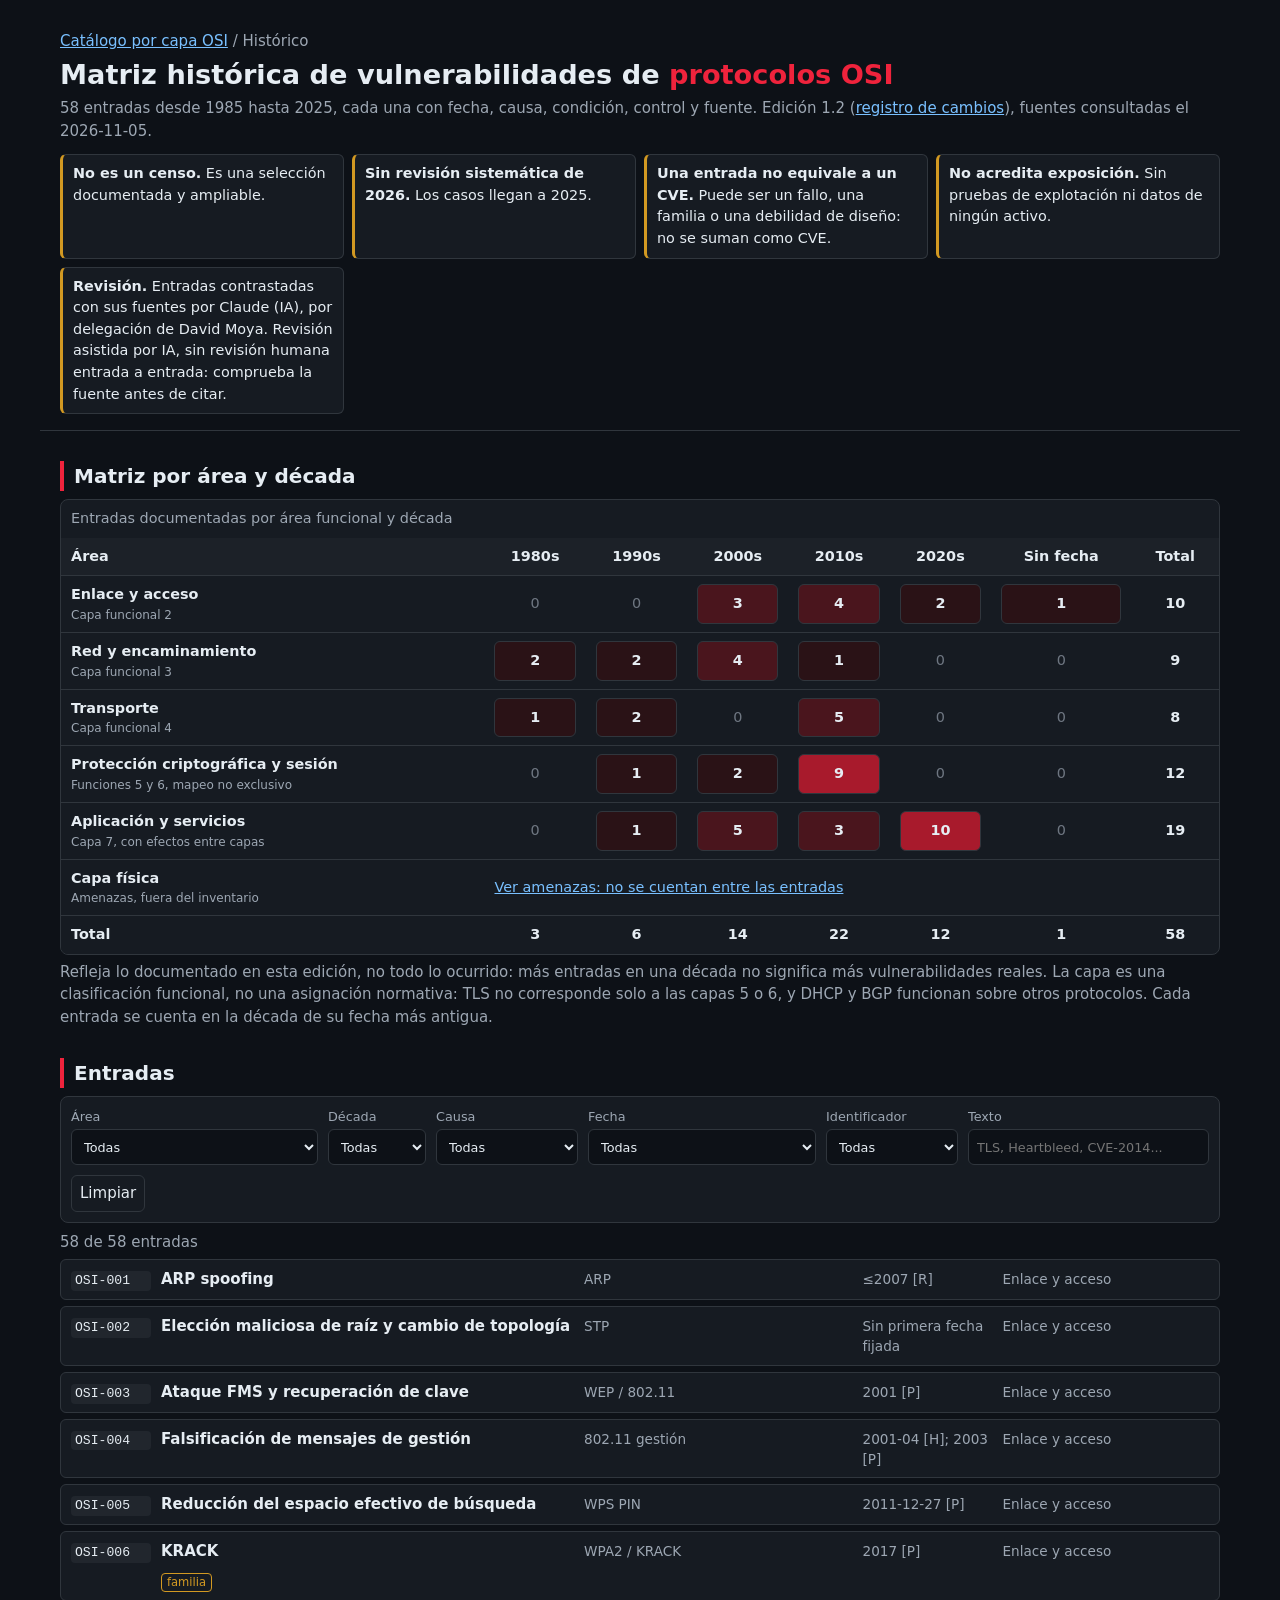
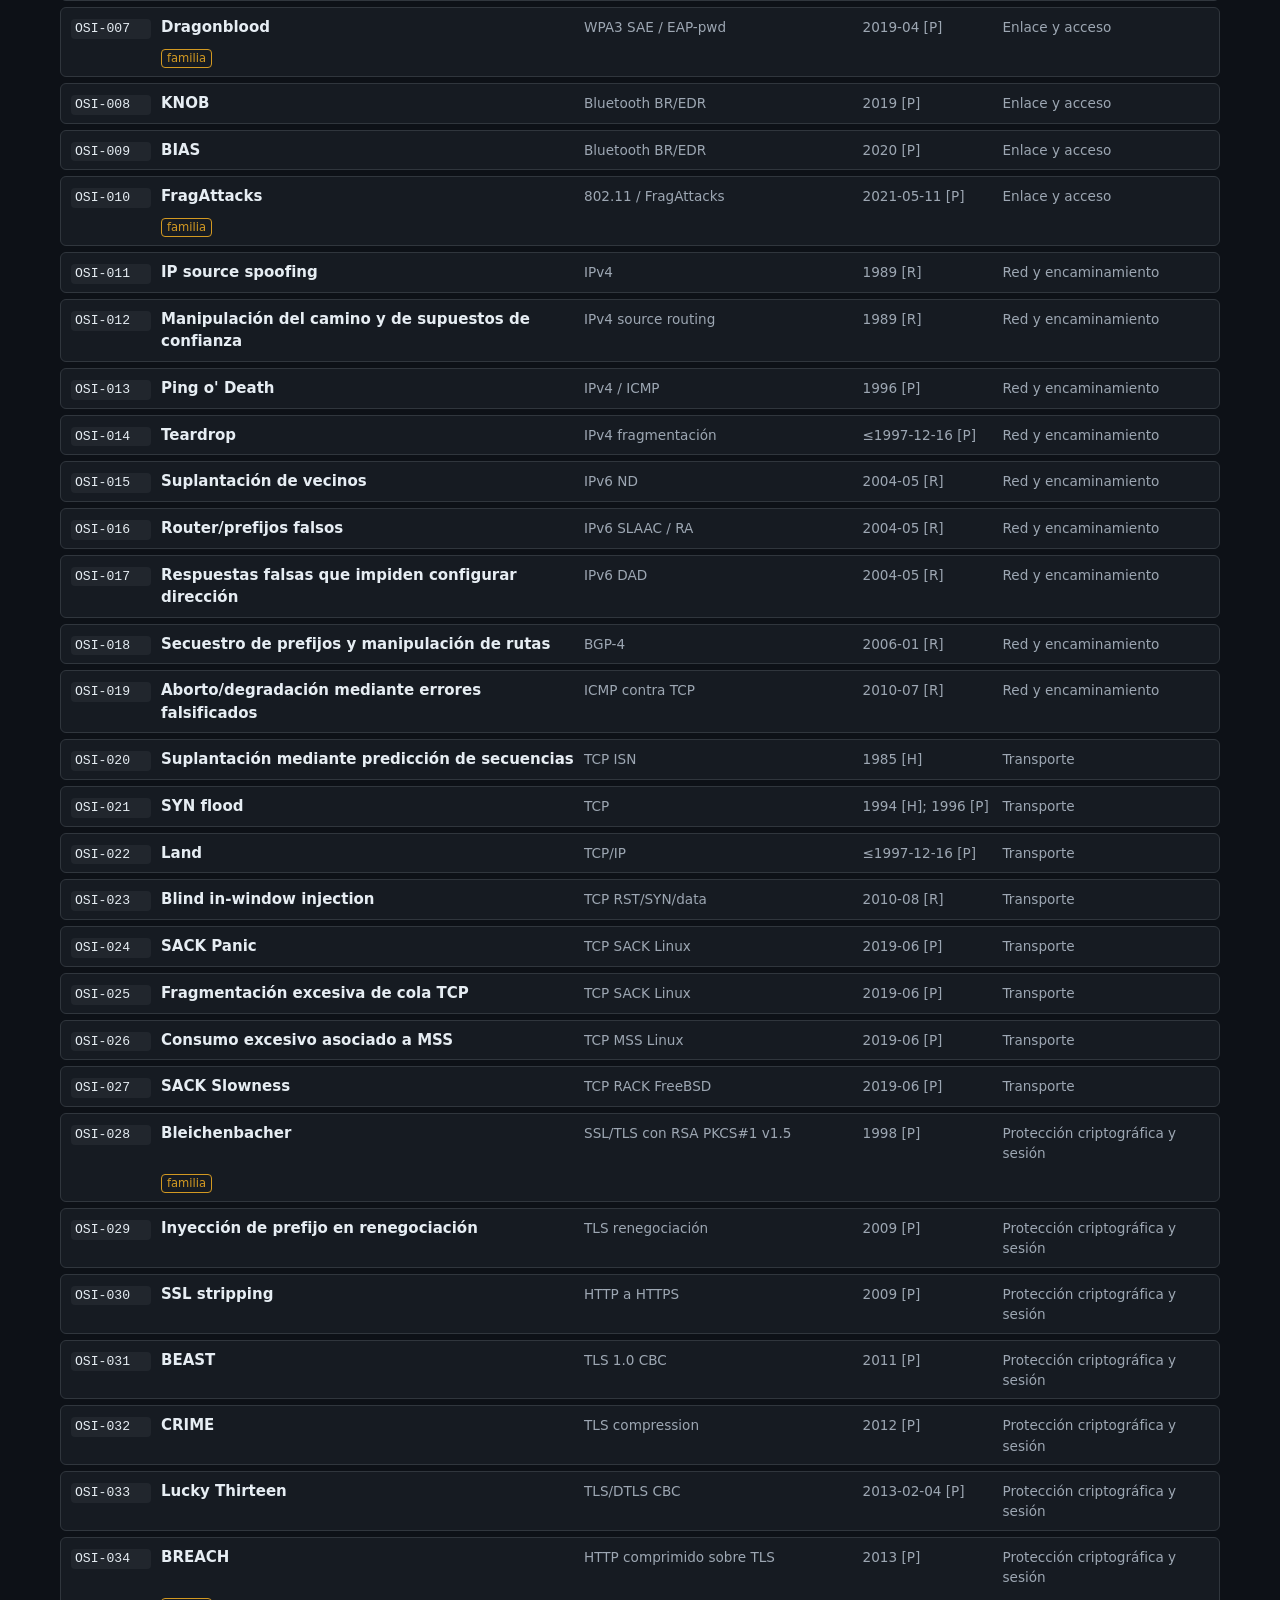
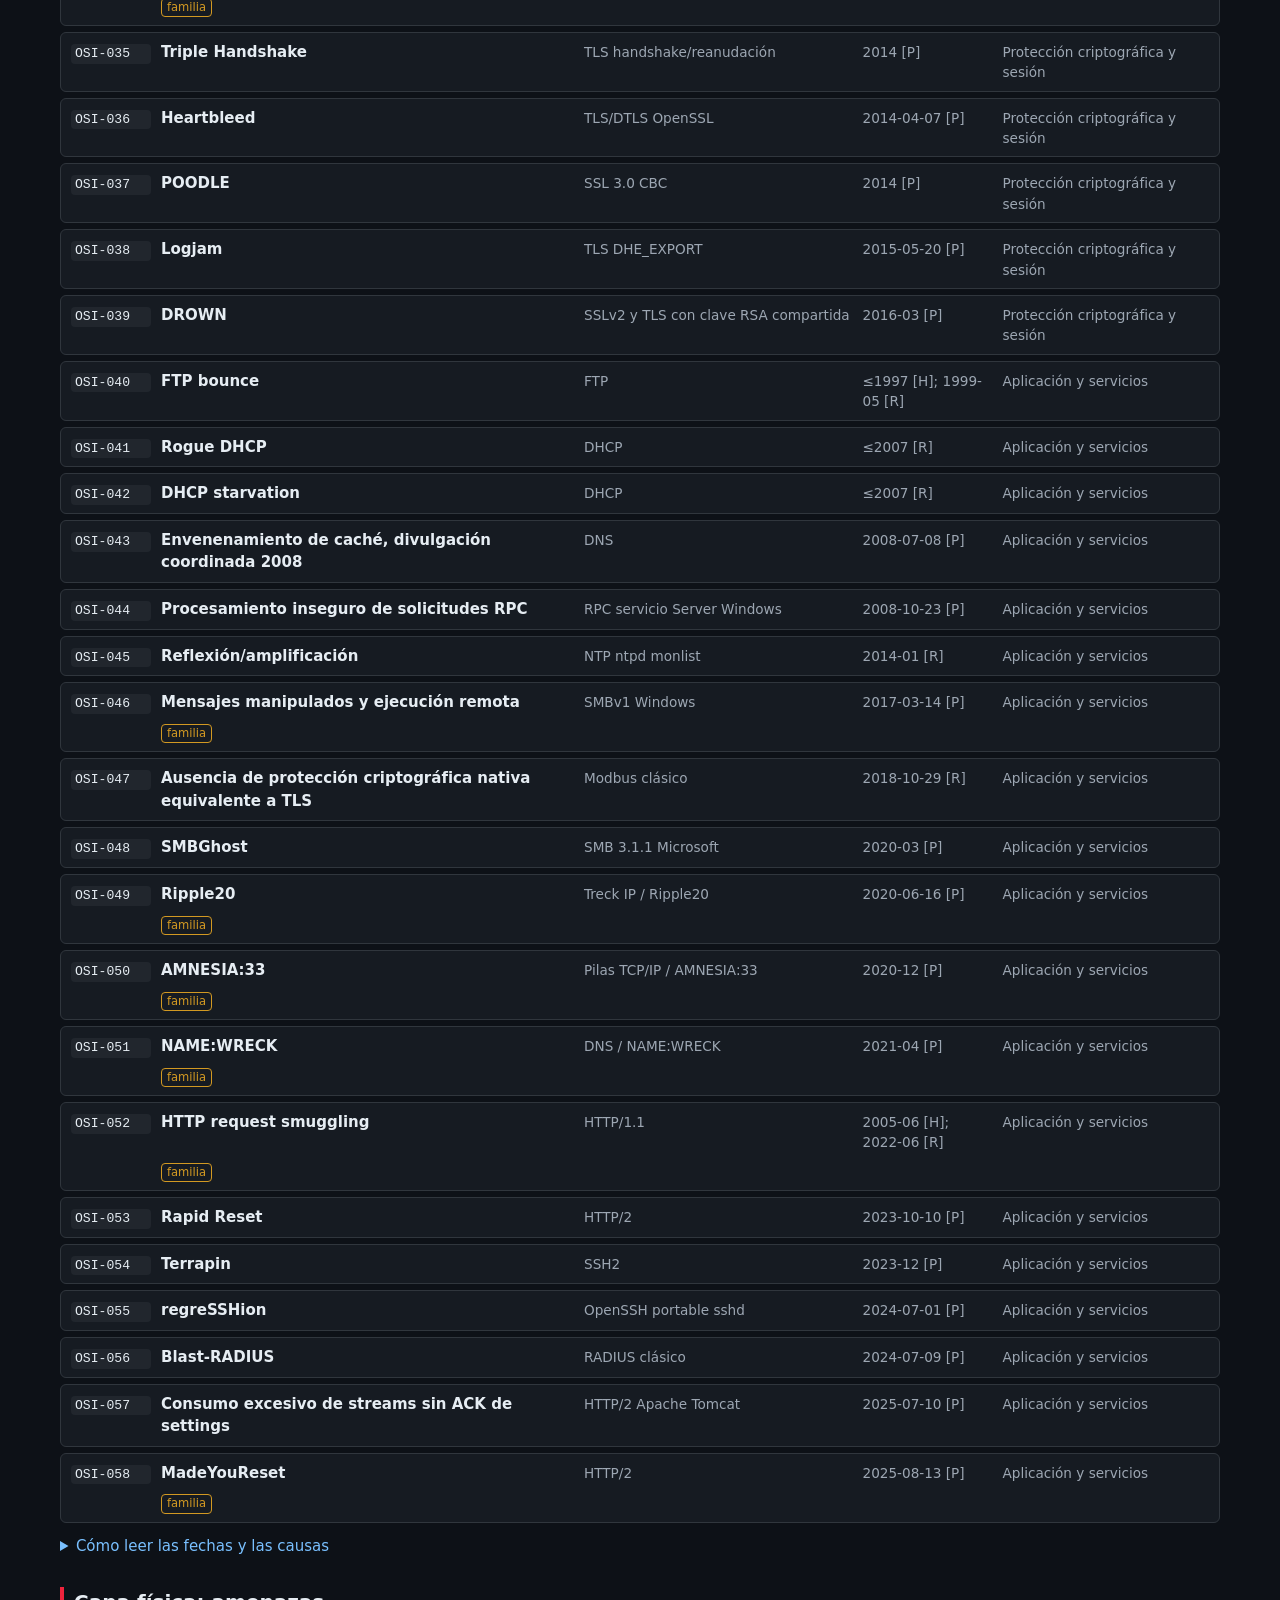
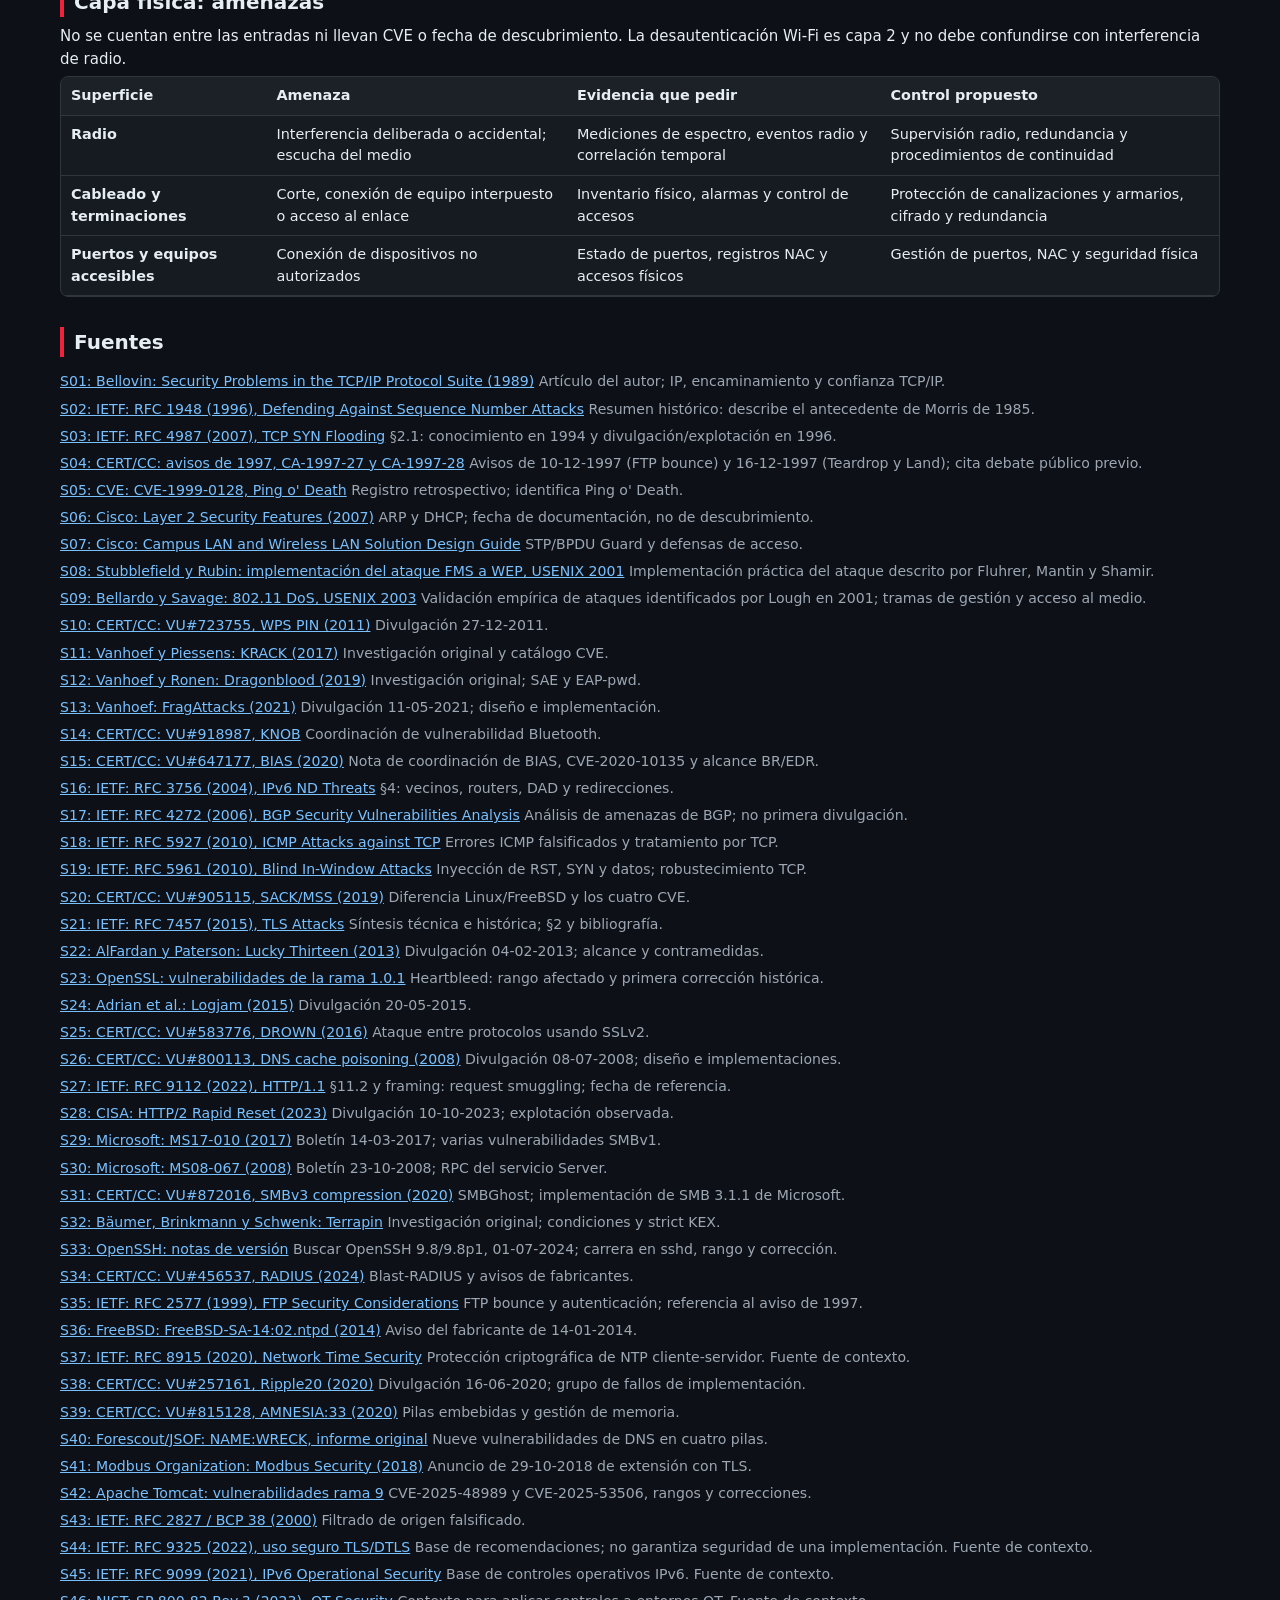
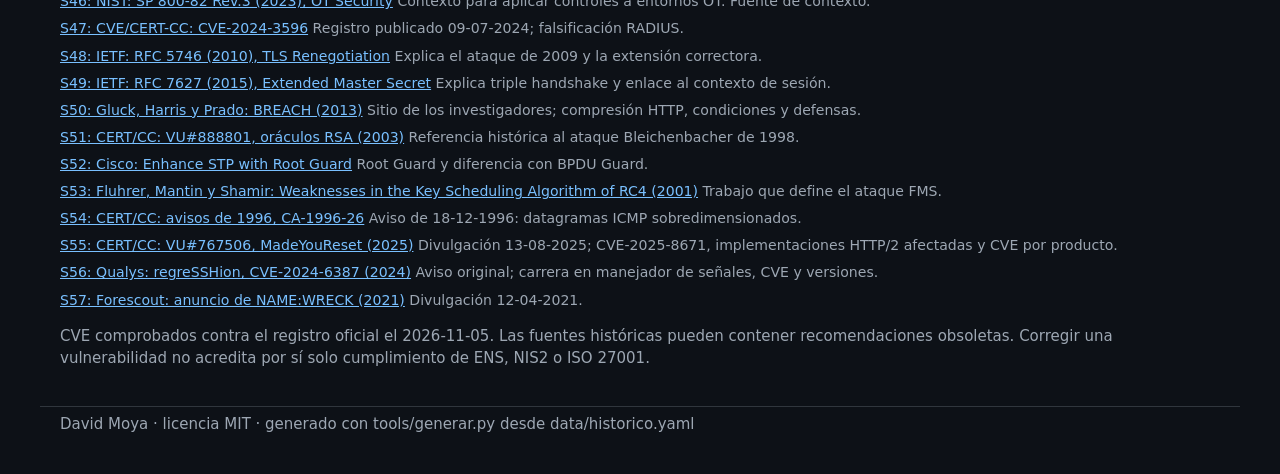
<file: docs/historico/index.html>
<!DOCTYPE html>
<html lang="es">
<head>
<meta charset="utf-8">
<meta name="viewport" content="width=device-width, initial-scale=1">
<meta http-equiv="Content-Security-Policy" content="default-src &#x27;none&#x27;; script-src &#x27;self&#x27;; style-src &#x27;self&#x27;; img-src &#x27;self&#x27;; base-uri &#x27;none&#x27;; form-action &#x27;none&#x27;">
<title>Matriz histórica de vulnerabilidades de protocolos OSI</title>
<meta name="description" content="58 entradas históricas de vulnerabilidades y debilidades de protocolos por área OSI y década, con fecha, causa, control y fuente.">
<link rel="stylesheet" href="historico.css">
</head>
<body>
<header>
<p class="migas"><a href="../">Catálogo por capa OSI</a> / Histórico</p>
<h1>Matriz histórica de vulnerabilidades de <span>protocolos OSI</span></h1>
<p class="resumen">58 entradas desde 1985 hasta 2025, cada una con fecha, causa, condición, control y fuente. Edición 1.2 (<a href="https://github.com/pedri77/vulnerabilidades-capas-osi/blob/main/CHANGELOG.md">registro de cambios</a>), fuentes consultadas el 2026-11-05.</p>
<ul class="limites" aria-label="Límites de esta edición">
<li><strong>No es un censo.</strong> Es una selección documentada y ampliable.</li>
<li><strong>Sin revisión sistemática de 2026.</strong> Los casos llegan a 2025.</li>
<li><strong>Una entrada no equivale a un CVE.</strong> Puede ser un fallo, una familia o una debilidad de diseño: no se suman como CVE.</li>
<li><strong>No acredita exposición.</strong> Sin pruebas de explotación ni datos de ningún activo.</li>
<li><strong>Revisión.</strong> Entradas contrastadas con sus fuentes por Claude (IA), por delegación de David Moya. Revisión asistida por IA, sin revisión humana entrada a entrada: comprueba la fuente antes de citar.</li>
</ul>
</header>
<main>
<section id="matriz"><h2>Matriz por área y década</h2>
<div class="desplaza" tabindex="0" role="region" aria-label="Matriz de entradas por área y década"><table class="matriz"><caption>Entradas documentadas por área funcional y década</caption><thead><tr><th scope="col">Área</th><th scope="col">1980s</th><th scope="col">1990s</th><th scope="col">2000s</th><th scope="col">2010s</th><th scope="col">2020s</th><th scope="col">Sin fecha</th><th scope="col">Total</th></tr></thead><tbody><tr><th scope="row">Enlace y acceso<small>Capa funcional 2</small></th><td><span class="vacia" aria-label="Sin entradas">0</span></td><td><span class="vacia" aria-label="Sin entradas">0</span></td><td><a class="celda n2" href="?area=enlace&amp;decada=2000#tabla" data-area="enlace" data-decada="2000" aria-label="Enlace y acceso, 2000s: 3 entradas">3</a></td><td><a class="celda n2" href="?area=enlace&amp;decada=2010#tabla" data-area="enlace" data-decada="2010" aria-label="Enlace y acceso, 2010s: 4 entradas">4</a></td><td><a class="celda n1" href="?area=enlace&amp;decada=2020#tabla" data-area="enlace" data-decada="2020" aria-label="Enlace y acceso, 2020s: 2 entradas">2</a></td><td><a class="celda n1" href="?area=enlace&amp;decada=sin-fecha#tabla" data-area="enlace" data-decada="sin-fecha" aria-label="Enlace y acceso, sin fecha: 1 entradas">1</a></td><td class="total">10</td></tr><tr><th scope="row">Red y encaminamiento<small>Capa funcional 3</small></th><td><a class="celda n1" href="?area=red&amp;decada=1980#tabla" data-area="red" data-decada="1980" aria-label="Red y encaminamiento, 1980s: 2 entradas">2</a></td><td><a class="celda n1" href="?area=red&amp;decada=1990#tabla" data-area="red" data-decada="1990" aria-label="Red y encaminamiento, 1990s: 2 entradas">2</a></td><td><a class="celda n2" href="?area=red&amp;decada=2000#tabla" data-area="red" data-decada="2000" aria-label="Red y encaminamiento, 2000s: 4 entradas">4</a></td><td><a class="celda n1" href="?area=red&amp;decada=2010#tabla" data-area="red" data-decada="2010" aria-label="Red y encaminamiento, 2010s: 1 entradas">1</a></td><td><span class="vacia" aria-label="Sin entradas">0</span></td><td><span class="vacia" aria-label="Sin entradas">0</span></td><td class="total">9</td></tr><tr><th scope="row">Transporte<small>Capa funcional 4</small></th><td><a class="celda n1" href="?area=transporte&amp;decada=1980#tabla" data-area="transporte" data-decada="1980" aria-label="Transporte, 1980s: 1 entradas">1</a></td><td><a class="celda n1" href="?area=transporte&amp;decada=1990#tabla" data-area="transporte" data-decada="1990" aria-label="Transporte, 1990s: 2 entradas">2</a></td><td><span class="vacia" aria-label="Sin entradas">0</span></td><td><a class="celda n2" href="?area=transporte&amp;decada=2010#tabla" data-area="transporte" data-decada="2010" aria-label="Transporte, 2010s: 5 entradas">5</a></td><td><span class="vacia" aria-label="Sin entradas">0</span></td><td><span class="vacia" aria-label="Sin entradas">0</span></td><td class="total">8</td></tr><tr><th scope="row">Protección criptográfica y sesión<small>Funciones 5 y 6, mapeo no exclusivo</small></th><td><span class="vacia" aria-label="Sin entradas">0</span></td><td><a class="celda n1" href="?area=cripto-sesion&amp;decada=1990#tabla" data-area="cripto-sesion" data-decada="1990" aria-label="Protección criptográfica y sesión, 1990s: 1 entradas">1</a></td><td><a class="celda n1" href="?area=cripto-sesion&amp;decada=2000#tabla" data-area="cripto-sesion" data-decada="2000" aria-label="Protección criptográfica y sesión, 2000s: 2 entradas">2</a></td><td><a class="celda n4" href="?area=cripto-sesion&amp;decada=2010#tabla" data-area="cripto-sesion" data-decada="2010" aria-label="Protección criptográfica y sesión, 2010s: 9 entradas">9</a></td><td><span class="vacia" aria-label="Sin entradas">0</span></td><td><span class="vacia" aria-label="Sin entradas">0</span></td><td class="total">12</td></tr><tr><th scope="row">Aplicación y servicios<small>Capa 7, con efectos entre capas</small></th><td><span class="vacia" aria-label="Sin entradas">0</span></td><td><a class="celda n1" href="?area=aplicacion&amp;decada=1990#tabla" data-area="aplicacion" data-decada="1990" aria-label="Aplicación y servicios, 1990s: 1 entradas">1</a></td><td><a class="celda n2" href="?area=aplicacion&amp;decada=2000#tabla" data-area="aplicacion" data-decada="2000" aria-label="Aplicación y servicios, 2000s: 5 entradas">5</a></td><td><a class="celda n2" href="?area=aplicacion&amp;decada=2010#tabla" data-area="aplicacion" data-decada="2010" aria-label="Aplicación y servicios, 2010s: 3 entradas">3</a></td><td><a class="celda n4" href="?area=aplicacion&amp;decada=2020#tabla" data-area="aplicacion" data-decada="2020" aria-label="Aplicación y servicios, 2020s: 10 entradas">10</a></td><td><span class="vacia" aria-label="Sin entradas">0</span></td><td class="total">19</td></tr><tr class="fisica"><th scope="row">Capa física<small>Amenazas, fuera del inventario</small></th><td colspan="7"><a href="#fisica">Ver amenazas: no se cuentan entre las entradas</a></td></tr></tbody><tfoot><tr><th scope="row">Total</th><td>3</td><td>6</td><td>14</td><td>22</td><td>12</td><td>1</td><td class="total">58</td></tr></tfoot></table></div>
<p class="n">Refleja lo documentado en esta edición, no todo lo ocurrido: más entradas en una década no significa más vulnerabilidades reales. La capa es una clasificación funcional, no una asignación normativa: TLS no corresponde solo a las capas 5 o 6, y DHCP y BGP funcionan sobre otros protocolos. Cada entrada se cuenta en la década de su fecha más antigua.</p>
</section>
<section id="tabla"><h2>Entradas</h2>
<form class="filtros" id="filtros" hidden aria-label="Filtrar entradas"><label>Área <select name="area"><option value="">Todas</option><option value="enlace">Enlace y acceso</option><option value="red">Red y encaminamiento</option><option value="transporte">Transporte</option><option value="cripto-sesion">Protección criptográfica y sesión</option><option value="aplicacion">Aplicación y servicios</option></select></label><label>Década <select name="decada"><option value="">Todas</option><option value="1980">1980s</option><option value="1990">1990s</option><option value="2000">2000s</option><option value="2010">2010s</option><option value="2020">2020s</option><option value="sin-fecha">Sin fecha</option></select></label><label>Causa <select name="causa"><option value="">Todas</option><option value="D">Diseño</option><option value="I">Implementación</option><option value="C">Configuración</option></select></label><label>Fecha <select name="naturaleza"><option value="">Todas</option><option value="P">Divulgación pública</option><option value="H">Antecedente histórico</option><option value="R">Documentación de referencia</option><option value="sin-fecha">Sin primera fecha</option></select></label><label>Identificador <select name="ident"><option value="">Todas</option><option value="cve">Con CVE</option><option value="sin-cve">Sin CVE citado</option><option value="familia">Familia</option></select></label><label class="texto">Texto <input type="search" name="q" placeholder="TLS, Heartbleed, CVE-2014..."></label><button type="button" id="limpiar">Limpiar</button></form><p id="estado" class="n" role="status" aria-live="polite"></p><p id="vacio" class="aviso" hidden>Ninguna entrada cumple estos filtros. <button type="button" id="limpiar2">Limpiar filtros</button></p>
<div id="lista"><details class="entrada" id="OSI-001" data-area="enlace" data-decada="2000" data-causa="D" data-naturaleza="R" data-ident="sin-cve" data-busca="osi-001 arp spoofing arp ipv4/arp sin validación adicional arp spoofing: anuncios sin autenticación sin cve único"><summary><code>OSI-001</code><strong>ARP spoofing</strong><span class="prot">ARP</span><span class="fecha">≤2007 [R]</span><span class="area">Enlace y acceso</span></summary><div class="ficha"><dl><dt>Alcance</dt><dd>IPv4/ARP sin validación adicional</dd><dt>Hallazgo</dt><dd>ARP spoofing: anuncios sin autenticación</dd><dt>Causa</dt><dd>Diseño</dd><dt>Fecha</dt><dd>≤2007 [R]</dd><dt>Identificador</dt><dd>Sin CVE único</dd><dt>Condición</dt><dd>Acceso al segmento</dd><dt>Impacto posible</dt><dd>desvío/interceptación de tráfico</dd><dt>Corrección o control</dt><dd>DAI y bindings válidos; TLS extremo a extremo</dd><dt>Clases del catálogo</dt><dd><a href="../#L2-ARP-SPOOFING"><code>L2-ARP-SPOOFING</code></a></dd><dt>Fuentes</dt><dd><a href="https://www.cisco.com/c/en/us/support/docs/switches/catalyst-3750-series-switches/72846-layer2-secftrs-catl3fixed.html" rel="noopener">S06</a> <span class="n">Cisco: Layer 2 Security Features (2007)</span></dd></dl><p><a href="#OSI-001">Enlace a esta entrada</a></p></div></details><details class="entrada" id="OSI-002" data-area="enlace" data-decada="sin-fecha" data-causa="D C" data-naturaleza="sin-fecha" data-ident="sin-cve" data-busca="osi-002 elección maliciosa de raíz y cambio de topología stp redes que aceptan bpdu de equipos no autorizados elección maliciosa de raíz y cambio de topología sin cve único"><summary><code>OSI-002</code><strong>Elección maliciosa de raíz y cambio de topología</strong><span class="prot">STP</span><span class="fecha">Sin primera fecha fijada</span><span class="area">Enlace y acceso</span></summary><div class="ficha"><dl><dt>Alcance</dt><dd>Redes que aceptan BPDU de equipos no autorizados</dd><dt>Hallazgo</dt><dd>Elección maliciosa de raíz y cambio de topología</dd><dt>Causa</dt><dd>Diseño, Configuración</dd><dt>Fecha</dt><dd>Sin primera fecha fijada</dd><dt>Identificador</dt><dd>Sin CVE único</dd><dt>Condición</dt><dd>Acceso L2</dd><dt>Impacto posible</dt><dd>interrupción o modificación de caminos</dd><dt>Corrección o control</dt><dd>BPDU Guard en acceso y Root Guard donde corresponda</dd><dt>Clases del catálogo</dt><dd><a href="../#L2-STP"><code>L2-STP</code></a></dd><dt>Fuentes</dt><dd><a href="https://www.cisco.com/c/en/us/td/docs/solutions/CVD/Campus/cisco-campus-lan-wlan-design-guide.html" rel="noopener">S07</a> <span class="n">Cisco: Campus LAN and Wireless LAN Solution Design Guide</span><br><a href="https://www.cisco.com/c/en/us/support/docs/lan-switching/spanning-tree-protocol/10588-74.html" rel="noopener">S52</a> <span class="n">Cisco: Enhance STP with Root Guard</span></dd></dl><p><a href="#OSI-002">Enlace a esta entrada</a></p></div></details><details class="entrada" id="OSI-003" data-area="enlace" data-decada="2000" data-causa="D" data-naturaleza="P" data-ident="sin-cve" data-busca="osi-003 ataque fms y recuperación de clave wep / 802.11 wep con rc4 y construcción de claves vulnerable ataque fms y recuperación de clave sin cve único"><summary><code>OSI-003</code><strong>Ataque FMS y recuperación de clave</strong><span class="prot">WEP / 802.11</span><span class="fecha">2001 [P]</span><span class="area">Enlace y acceso</span></summary><div class="ficha"><dl><dt>Alcance</dt><dd>WEP con RC4 y construcción de claves vulnerable</dd><dt>Hallazgo</dt><dd>Ataque FMS y recuperación de clave</dd><dt>Causa</dt><dd>Diseño</dd><dt>Fecha</dt><dd>2001 [P]</dd><dt>Identificador</dt><dd>Sin CVE único</dd><dt>Condición</dt><dd>Captura de tráfico suficiente</dd><dt>Impacto posible</dt><dd>pérdida de confidencialidad</dd><dt>Corrección o control</dt><dd>Retirar WEP; migrar a seguridad Wi-Fi vigente</dd><dt>Clases del catálogo</dt><dd><a href="../#L2-WIFI-CIFRADO"><code>L2-WIFI-CIFRADO</code></a></dd><dt>Fuentes</dt><dd><a href="https://www.usenix.org/conference/10th-usenix-security-symposium/using-fluhrer-mantin-and-shamir-attack-break-wep" rel="noopener">S08</a> <span class="n">Stubblefield y Rubin: implementación del ataque FMS a WEP, USENIX 2001</span><br><a href="https://doi.org/10.1007/3-540-45537-X_1" rel="noopener">S53</a> <span class="n">Fluhrer, Mantin y Shamir: Weaknesses in the Key Scheduling Algorithm of RC4 (2001)</span></dd></dl><p><a href="#OSI-003">Enlace a esta entrada</a></p></div></details><details class="entrada" id="OSI-004" data-area="enlace" data-decada="2000" data-causa="D" data-naturaleza="H P" data-ident="sin-cve" data-busca="osi-004 falsificación de mensajes de gestión 802.11 gestión tramas de desautenticación/desasociación sin protección falsificación de mensajes de gestión sin cve único"><summary><code>OSI-004</code><strong>Falsificación de mensajes de gestión</strong><span class="prot">802.11 gestión</span><span class="fecha">2001-04 [H]; 2003 [P]</span><span class="area">Enlace y acceso</span></summary><div class="ficha"><dl><dt>Alcance</dt><dd>Tramas de desautenticación/desasociación sin protección</dd><dt>Hallazgo</dt><dd>Falsificación de mensajes de gestión</dd><dt>Causa</dt><dd>Diseño</dd><dt>Fecha</dt><dd>2001-04 [H]; 2003 [P]</dd><dt>Identificador</dt><dd>Sin CVE único</dd><dt>Condición</dt><dd>Proximidad radio</dd><dt>Impacto posible</dt><dd>desconexión del cliente</dd><dt>Corrección o control</dt><dd>PMF cuando sea compatible; no resuelve interferencia RF</dd><dt>Clases del catálogo</dt><dd><a href="../#L2-WIFI-CIFRADO"><code>L2-WIFI-CIFRADO</code></a></dd><dt>Fuentes</dt><dd><a href="https://www.usenix.org/legacy/publications/library/proceedings/sec03/tech/full_papers/bellardo/bellardo_html/index.html" rel="noopener">S09</a> <span class="n">Bellardo y Savage: 802.11 DoS, USENIX 2003</span></dd></dl><p><a href="#OSI-004">Enlace a esta entrada</a></p></div></details><details class="entrada" id="OSI-005" data-area="enlace" data-decada="2010" data-causa="D I" data-naturaleza="P" data-ident="cve" data-busca="osi-005 reducción del espacio efectivo de búsqueda wps pin registro externo por pin con validación parcial reducción del espacio efectivo de búsqueda cve-2011-5053; vu#723755"><summary><code>OSI-005</code><strong>Reducción del espacio efectivo de búsqueda</strong><span class="prot">WPS PIN</span><span class="fecha">2011-12-27 [P]</span><span class="area">Enlace y acceso</span></summary><div class="ficha"><dl><dt>Alcance</dt><dd>Registro externo por PIN con validación parcial</dd><dt>Hallazgo</dt><dd>Reducción del espacio efectivo de búsqueda</dd><dt>Causa</dt><dd>Diseño, Implementación</dd><dt>Fecha</dt><dd>2011-12-27 [P]</dd><dt>Identificador</dt><dd>CVE-2011-5053; VU#723755</dd><dt>Condición</dt><dd>Proximidad y servicio accesible</dd><dt>Impacto posible</dt><dd>posible acceso a red</dd><dt>Corrección o control</dt><dd>Deshabilitar WPS PIN/registro externo y comprobarlo</dd><dt>Registro CVE</dt><dd><a href="https://www.cve.org/CVERecord?id=CVE-2011-5053" rel="noopener">CVE-2011-5053</a></dd><dt>Clases del catálogo</dt><dd><a href="../#L2-WIFI-CIFRADO"><code>L2-WIFI-CIFRADO</code></a></dd><dt>Fuentes</dt><dd><a href="https://www.kb.cert.org/vuls/id/723755/" rel="noopener">S10</a> <span class="n">CERT/CC: VU#723755, WPS PIN (2011)</span></dd></dl><p><a href="#OSI-005">Enlace a esta entrada</a></p></div></details><details class="entrada" id="OSI-006" data-area="enlace" data-decada="2010" data-causa="D I" data-naturaleza="P" data-ident="cve familia" data-busca="osi-006 krack wpa2 / krack handshakes y productos susceptibles a reinstalar claves reinstalación de claves y reutilización de nonce cve-2017-13077, ejemplo; familia"><summary><code>OSI-006</code><strong>KRACK</strong><span class="marca">familia</span><span class="prot">WPA2 / KRACK</span><span class="fecha">2017 [P]</span><span class="area">Enlace y acceso</span></summary><div class="ficha"><dl><dt>Alcance</dt><dd>Handshakes y productos susceptibles a reinstalar claves</dd><dt>Hallazgo</dt><dd>Reinstalación de claves y reutilización de nonce</dd><dt>Causa</dt><dd>Diseño, Implementación</dd><dt>Fecha</dt><dd>2017 [P]</dd><dt>Identificador</dt><dd>CVE-2017-13077, ejemplo; familia</dd><dt>Condición</dt><dd>Proximidad</dd><dt>Impacto posible</dt><dd>descifrado/replay según variante</dd><dt>Corrección o control</dt><dd>Actualizar clientes y AP según variante; cambiar PSK no corrige</dd><dt>Registro CVE</dt><dd><a href="https://www.cve.org/CVERecord?id=CVE-2017-13077" rel="noopener">CVE-2017-13077</a></dd><dt>Clases del catálogo</dt><dd><a href="../#L2-WIFI-CIFRADO"><code>L2-WIFI-CIFRADO</code></a></dd><dt>Fuentes</dt><dd><a href="https://www.krackattacks.com/" rel="noopener">S11</a> <span class="n">Vanhoef y Piessens: KRACK (2017)</span></dd></dl><p><a href="#OSI-006">Enlace a esta entrada</a></p></div></details><details class="entrada" id="OSI-007" data-area="enlace" data-decada="2010" data-causa="D I" data-naturaleza="P" data-ident="cve familia" data-busca="osi-007 dragonblood wpa3 sae / eap-pwd implementaciones y negociaciones dragonfly afectadas dragonblood: canales laterales y downgrade cve-2019-9494, ejemplo; familia"><summary><code>OSI-007</code><strong>Dragonblood</strong><span class="marca">familia</span><span class="prot">WPA3 SAE / EAP-pwd</span><span class="fecha">2019-04 [P]</span><span class="area">Enlace y acceso</span></summary><div class="ficha"><dl><dt>Alcance</dt><dd>Implementaciones y negociaciones Dragonfly afectadas</dd><dt>Hallazgo</dt><dd>Dragonblood: canales laterales y downgrade</dd><dt>Causa</dt><dd>Diseño, Implementación</dd><dt>Fecha</dt><dd>2019-04 [P]</dd><dt>Identificador</dt><dd>CVE-2019-9494, ejemplo; familia</dd><dt>Condición</dt><dd>Radio y condiciones de variante</dd><dt>Impacto posible</dt><dd>filtración/ataques a contraseña</dd><dt>Corrección o control</dt><dd>Firmware corregido y revisión de modo transición</dd><dt>Registro CVE</dt><dd><a href="https://www.cve.org/CVERecord?id=CVE-2019-9494" rel="noopener">CVE-2019-9494</a></dd><dt>Clases del catálogo</dt><dd><a href="../#L2-WIFI-CIFRADO"><code>L2-WIFI-CIFRADO</code></a></dd><dt>Fuentes</dt><dd><a href="https://wpa3.mathyvanhoef.com/" rel="noopener">S12</a> <span class="n">Vanhoef y Ronen: Dragonblood (2019)</span></dd></dl><p><a href="#OSI-007">Enlace a esta entrada</a></p></div></details><details class="entrada" id="OSI-008" data-area="enlace" data-decada="2010" data-causa="D" data-naturaleza="P" data-ident="cve" data-busca="osi-008 knob bluetooth br/edr negociación de longitud de clave vulnerable; hasta core 5.1 knob: reducción de entropía de la clave cve-2019-9506"><summary><code>OSI-008</code><strong>KNOB</strong><span class="prot">Bluetooth BR/EDR</span><span class="fecha">2019 [P]</span><span class="area">Enlace y acceso</span></summary><div class="ficha"><dl><dt>Alcance</dt><dd>Negociación de longitud de clave vulnerable; hasta Core 5.1</dd><dt>Hallazgo</dt><dd>KNOB: reducción de entropía de la clave</dd><dt>Causa</dt><dd>Diseño</dd><dt>Fecha</dt><dd>2019 [P]</dd><dt>Identificador</dt><dd>CVE-2019-9506</dd><dt>Condición</dt><dd>Atacante próximo que interfiere negociación</dd><dt>Impacto posible</dt><dd>descifrado/inyección</dd><dt>Corrección o control</dt><dd>Parches y exigencia de longitud de clave adecuada</dd><dt>Registro CVE</dt><dd><a href="https://www.cve.org/CVERecord?id=CVE-2019-9506" rel="noopener">CVE-2019-9506</a></dd><dt>Clases del catálogo</dt><dd><a href="../#L2-BLUETOOTH"><code>L2-BLUETOOTH</code></a></dd><dt>Fuentes</dt><dd><a href="https://www.kb.cert.org/vuls/id/918987/" rel="noopener">S14</a> <span class="n">CERT/CC: VU#918987, KNOB</span></dd></dl><p><a href="#OSI-008">Enlace a esta entrada</a></p></div></details><details class="entrada" id="OSI-009" data-area="enlace" data-decada="2020" data-causa="D" data-naturaleza="P" data-ident="cve" data-busca="osi-009 bias bluetooth br/edr autenticación vulnerable; core 5.2 y anteriores según registro cve bias: suplantación de dispositivo confiable cve-2020-10135"><summary><code>OSI-009</code><strong>BIAS</strong><span class="prot">Bluetooth BR/EDR</span><span class="fecha">2020 [P]</span><span class="area">Enlace y acceso</span></summary><div class="ficha"><dl><dt>Alcance</dt><dd>Autenticación vulnerable; Core 5.2 y anteriores según registro CVE</dd><dt>Hallazgo</dt><dd>BIAS: suplantación de dispositivo confiable</dd><dt>Causa</dt><dd>Diseño</dd><dt>Fecha</dt><dd>2020 [P]</dd><dt>Identificador</dt><dd>CVE-2020-10135</dd><dt>Condición</dt><dd>Proximidad y condiciones del emparejamiento/autenticación</dd><dt>Impacto posible</dt><dd>Suplantación de dispositivo emparejado sin clave de enlace</dd><dt>Corrección o control</dt><dd>Firmware y correcciones específicas del fabricante</dd><dt>Registro CVE</dt><dd><a href="https://www.cve.org/CVERecord?id=CVE-2020-10135" rel="noopener">CVE-2020-10135</a></dd><dt>Clases del catálogo</dt><dd><a href="../#L2-BLUETOOTH"><code>L2-BLUETOOTH</code></a></dd><dt>Fuentes</dt><dd><a href="https://www.kb.cert.org/vuls/id/647177/" rel="noopener">S15</a> <span class="n">CERT/CC: VU#647177, BIAS (2020)</span></dd></dl><p><a href="#OSI-009">Enlace a esta entrada</a></p></div></details><details class="entrada" id="OSI-010" data-area="enlace" data-decada="2020" data-causa="D I" data-naturaleza="P" data-ident="cve familia" data-busca="osi-010 fragattacks 802.11 / fragattacks variantes de fragmentación/agregación en wpa2/wpa3 y otros fallos de diseño y aceptación incorrecta de tramas cve-2020-24586/24587/24588: diseño; otros de implementación"><summary><code>OSI-010</code><strong>FragAttacks</strong><span class="marca">familia</span><span class="prot">802.11 / FragAttacks</span><span class="fecha">2021-05-11 [P]</span><span class="area">Enlace y acceso</span></summary><div class="ficha"><dl><dt>Alcance</dt><dd>Variantes de fragmentación/agregación en WPA2/WPA3 y otros</dd><dt>Hallazgo</dt><dd>Fallos de diseño y aceptación incorrecta de tramas</dd><dt>Causa</dt><dd>Diseño, Implementación</dd><dt>Fecha</dt><dd>2021-05-11 [P]</dd><dt>Identificador</dt><dd>CVE-2020-24586/24587/24588: diseño; otros de implementación</dd><dt>Condición</dt><dd>Proximidad</dd><dt>Impacto posible</dt><dd>inyección o acceso a dispositivos según variante</dd><dt>Corrección o control</dt><dd>Actualizar firmware/drivers; comprobar cada CVE aplicable</dd><dt>Registro CVE</dt><dd><a href="https://www.cve.org/CVERecord?id=CVE-2020-24586" rel="noopener">CVE-2020-24586</a> <a href="https://www.cve.org/CVERecord?id=CVE-2020-24587" rel="noopener">CVE-2020-24587</a> <a href="https://www.cve.org/CVERecord?id=CVE-2020-24588" rel="noopener">CVE-2020-24588</a></dd><dt>Clases del catálogo</dt><dd><a href="../#L2-WIFI-CIFRADO"><code>L2-WIFI-CIFRADO</code></a></dd><dt>Fuentes</dt><dd><a href="https://www.fragattacks.com/" rel="noopener">S13</a> <span class="n">Vanhoef: FragAttacks (2021)</span></dd></dl><p><a href="#OSI-010">Enlace a esta entrada</a></p></div></details><details class="entrada" id="OSI-011" data-area="red" data-decada="1980" data-causa="D C" data-naturaleza="R" data-ident="sin-cve" data-busca="osi-011 ip source spoofing ipv4 paquetes cuyo origen no se valida en el dominio ip source spoofing sin cve único"><summary><code>OSI-011</code><strong>IP source spoofing</strong><span class="prot">IPv4</span><span class="fecha">1989 [R]</span><span class="area">Red y encaminamiento</span></summary><div class="ficha"><dl><dt>Alcance</dt><dd>Paquetes cuyo origen no se valida en el dominio</dd><dt>Hallazgo</dt><dd>IP source spoofing</dd><dt>Causa</dt><dd>Diseño, Configuración</dd><dt>Fecha</dt><dd>1989 [R]</dd><dt>Identificador</dt><dd>Sin CVE único</dd><dt>Condición</dt><dd>Capacidad de emitir origen falso</dd><dt>Impacto posible</dt><dd>facilita suplantación/reflexión</dd><dt>Corrección o control</dt><dd>Validación de origen y BCP 38; no autenticar por IP sola</dd><dt>Clases del catálogo</dt><dd><a href="../#L3-IP-SPOOFING"><code>L3-IP-SPOOFING</code></a></dd><dt>Fuentes</dt><dd><a href="https://www.cs.columbia.edu/~smb/papers/ipext.pdf" rel="noopener">S01</a> <span class="n">Bellovin: Security Problems in the TCP/IP Protocol Suite (1989)</span><br><a href="https://www.rfc-editor.org/rfc/rfc2827.html" rel="noopener">S43</a> <span class="n">IETF: RFC 2827 / BCP 38 (2000)</span></dd></dl><p><a href="#OSI-011">Enlace a esta entrada</a></p></div></details><details class="entrada" id="OSI-012" data-area="red" data-decada="1980" data-causa="D C" data-naturaleza="R" data-ident="sin-cve" data-busca="osi-012 manipulación del camino y de supuestos de confianza ipv4 source routing equipos que aceptan opciones de encaminamiento por origen manipulación del camino y de supuestos de confianza sin cve único"><summary><code>OSI-012</code><strong>Manipulación del camino y de supuestos de confianza</strong><span class="prot">IPv4 source routing</span><span class="fecha">1989 [R]</span><span class="area">Red y encaminamiento</span></summary><div class="ficha"><dl><dt>Alcance</dt><dd>Equipos que aceptan opciones de encaminamiento por origen</dd><dt>Hallazgo</dt><dd>Manipulación del camino y de supuestos de confianza</dd><dt>Causa</dt><dd>Diseño, Configuración</dd><dt>Fecha</dt><dd>1989 [R]</dd><dt>Identificador</dt><dd>Sin CVE único</dd><dt>Condición</dt><dd>Aceptación de opciones</dd><dt>Impacto posible</dt><dd>facilita desvío/suplantación</dd><dt>Corrección o control</dt><dd>Deshabilitar source routing no requerido y filtrar opciones</dd><dt>Clases del catálogo</dt><dd><a href="../#L3-IP-SPOOFING"><code>L3-IP-SPOOFING</code></a></dd><dt>Fuentes</dt><dd><a href="https://www.cs.columbia.edu/~smb/papers/ipext.pdf" rel="noopener">S01</a> <span class="n">Bellovin: Security Problems in the TCP/IP Protocol Suite (1989)</span></dd></dl><p><a href="#OSI-012">Enlace a esta entrada</a></p></div></details><details class="entrada" id="OSI-013" data-area="red" data-decada="1990" data-causa="I" data-naturaleza="P" data-ident="cve" data-busca="osi-013 ping o&#x27; death ipv4 / icmp pilas históricas con reensamblado de datagramas sobredimensionados ping o&#x27; death cve-1999-0128, retrospectivo; ca-1996-26"><summary><code>OSI-013</code><strong>Ping o&#x27; Death</strong><span class="prot">IPv4 / ICMP</span><span class="fecha">1996 [P]</span><span class="area">Red y encaminamiento</span></summary><div class="ficha"><dl><dt>Alcance</dt><dd>Pilas históricas con reensamblado de datagramas sobredimensionados</dd><dt>Hallazgo</dt><dd>Ping o&#x27; Death</dd><dt>Causa</dt><dd>Implementación</dd><dt>Fecha</dt><dd>1996 [P]</dd><dt>Identificador</dt><dd>CVE-1999-0128, retrospectivo; CA-1996-26</dd><dt>Condición</dt><dd>Paquetes que alcanzan la pila vulnerable</dd><dt>Impacto posible</dt><dd>caída</dd><dt>Corrección o control</dt><dd>Actualizar la pila; retirada de sistemas sin soporte</dd><dt>Registro CVE</dt><dd><a href="https://www.cve.org/CVERecord?id=CVE-1999-0128" rel="noopener">CVE-1999-0128</a></dd><dt>Clases del catálogo</dt><dd><a href="../#L3-FRAGMENTACION"><code>L3-FRAGMENTACION</code></a></dd><dt>Fuentes</dt><dd><a href="https://www.cve.org/CVERecord?id=CVE-1999-0128" rel="noopener">S05</a> <span class="n">CVE: CVE-1999-0128, Ping o&#x27; Death</span><br><a href="https://www.sei.cmu.edu/documents/503/1996_019_001_496172.pdf" rel="noopener">S54</a> <span class="n">CERT/CC: avisos de 1996, CA-1996-26</span></dd></dl><p><a href="#OSI-013">Enlace a esta entrada</a></p></div></details><details class="entrada" id="OSI-014" data-area="red" data-decada="1990" data-causa="I" data-naturaleza="P" data-ident="cve" data-busca="osi-014 teardrop ipv4 fragmentación pilas históricas afectadas por fragmentos solapados teardrop: error de reensamblado cve-1999-0015, retrospectivo; ca-1997-28"><summary><code>OSI-014</code><strong>Teardrop</strong><span class="prot">IPv4 fragmentación</span><span class="fecha">≤1997-12-16 [P]</span><span class="area">Red y encaminamiento</span></summary><div class="ficha"><dl><dt>Alcance</dt><dd>Pilas históricas afectadas por fragmentos solapados</dd><dt>Hallazgo</dt><dd>Teardrop: error de reensamblado</dd><dt>Causa</dt><dd>Implementación</dd><dt>Fecha</dt><dd>≤1997-12-16 [P]</dd><dt>Identificador</dt><dd>CVE-1999-0015, retrospectivo; CA-1997-28</dd><dt>Condición</dt><dd>Entrega de fragmentos</dd><dt>Impacto posible</dt><dd>denegación de servicio</dd><dt>Corrección o control</dt><dd>Corrección del fabricante; normalización como defensa adicional</dd><dt>Registro CVE</dt><dd><a href="https://www.cve.org/CVERecord?id=CVE-1999-0015" rel="noopener">CVE-1999-0015</a></dd><dt>Clases del catálogo</dt><dd><a href="../#L3-FRAGMENTACION"><code>L3-FRAGMENTACION</code></a></dd><dt>Fuentes</dt><dd><a href="https://www.sei.cmu.edu/documents/504/1997_019_001_496176.pdf" rel="noopener">S04</a> <span class="n">CERT/CC: avisos de 1997, CA-1997-27 y CA-1997-28</span></dd></dl><p><a href="#OSI-014">Enlace a esta entrada</a></p></div></details><details class="entrada" id="OSI-015" data-area="red" data-decada="2000" data-causa="D C" data-naturaleza="R" data-ident="sin-cve" data-busca="osi-015 suplantación de vecinos ipv6 nd ns/na sin protección adecuada en enlace compartido suplantación de vecinos sin cve único; rfc3756 §4.1.1"><summary><code>OSI-015</code><strong>Suplantación de vecinos</strong><span class="prot">IPv6 ND</span><span class="fecha">2004-05 [R]</span><span class="area">Red y encaminamiento</span></summary><div class="ficha"><dl><dt>Alcance</dt><dd>NS/NA sin protección adecuada en enlace compartido</dd><dt>Hallazgo</dt><dd>Suplantación de vecinos</dd><dt>Causa</dt><dd>Diseño, Configuración</dd><dt>Fecha</dt><dd>2004-05 [R]</dd><dt>Identificador</dt><dd>Sin CVE único; RFC3756 §4.1.1</dd><dt>Condición</dt><dd>Acceso al enlace</dd><dt>Impacto posible</dt><dd>MITM/DoS</dd><dt>Corrección o control</dt><dd>Controles de acceso y validación ND según equipos</dd><dt>Clases del catálogo</dt><dd><a href="../#L3-IPV6-ND"><code>L3-IPV6-ND</code></a></dd><dt>Fuentes</dt><dd><a href="https://www.rfc-editor.org/rfc/rfc3756.html" rel="noopener">S16</a> <span class="n">IETF: RFC 3756 (2004), IPv6 ND Threats</span></dd></dl><p><a href="#OSI-015">Enlace a esta entrada</a></p></div></details><details class="entrada" id="OSI-016" data-area="red" data-decada="2000" data-causa="D C" data-naturaleza="R" data-ident="sin-cve" data-busca="osi-016 router/prefijos falsos ipv6 slaac / ra hosts que aceptan anuncios de router maliciosos router/prefijos falsos sin cve único; rfc3756 §4.2"><summary><code>OSI-016</code><strong>Router/prefijos falsos</strong><span class="prot">IPv6 SLAAC / RA</span><span class="fecha">2004-05 [R]</span><span class="area">Red y encaminamiento</span></summary><div class="ficha"><dl><dt>Alcance</dt><dd>Hosts que aceptan anuncios de router maliciosos</dd><dt>Hallazgo</dt><dd>Router/prefijos falsos</dd><dt>Causa</dt><dd>Diseño, Configuración</dd><dt>Fecha</dt><dd>2004-05 [R]</dd><dt>Identificador</dt><dd>Sin CVE único; RFC3756 §4.2</dd><dt>Condición</dt><dd>Acceso al enlace</dd><dt>Impacto posible</dt><dd>desvío o pérdida de conectividad</dd><dt>Corrección o control</dt><dd>RA Guard correctamente implementado; routers autorizados</dd><dt>Clases del catálogo</dt><dd><a href="../#L3-IPV6-RA"><code>L3-IPV6-RA</code></a></dd><dt>Fuentes</dt><dd><a href="https://www.rfc-editor.org/rfc/rfc3756.html" rel="noopener">S16</a> <span class="n">IETF: RFC 3756 (2004), IPv6 ND Threats</span></dd></dl><p><a href="#OSI-016">Enlace a esta entrada</a></p></div></details><details class="entrada" id="OSI-017" data-area="red" data-decada="2000" data-causa="D" data-naturaleza="R" data-ident="sin-cve" data-busca="osi-017 respuestas falsas que impiden configurar dirección ipv6 dad detección de direcciones duplicadas sin protección respuestas falsas que impiden configurar dirección sin cve único; rfc3756 §4.1.3"><summary><code>OSI-017</code><strong>Respuestas falsas que impiden configurar dirección</strong><span class="prot">IPv6 DAD</span><span class="fecha">2004-05 [R]</span><span class="area">Red y encaminamiento</span></summary><div class="ficha"><dl><dt>Alcance</dt><dd>Detección de direcciones duplicadas sin protección</dd><dt>Hallazgo</dt><dd>Respuestas falsas que impiden configurar dirección</dd><dt>Causa</dt><dd>Diseño</dd><dt>Fecha</dt><dd>2004-05 [R]</dd><dt>Identificador</dt><dd>Sin CVE único; RFC3756 §4.1.3</dd><dt>Condición</dt><dd>Acceso al enlace</dd><dt>Impacto posible</dt><dd>DoS de autoconfiguración</dd><dt>Corrección o control</dt><dd>Control del enlace y protecciones ND disponibles</dd><dt>Clases del catálogo</dt><dd><a href="../#L3-IPV6-ND"><code>L3-IPV6-ND</code></a></dd><dt>Fuentes</dt><dd><a href="https://www.rfc-editor.org/rfc/rfc3756.html" rel="noopener">S16</a> <span class="n">IETF: RFC 3756 (2004), IPv6 ND Threats</span></dd></dl><p><a href="#OSI-017">Enlace a esta entrada</a></p></div></details><details class="entrada" id="OSI-018" data-area="red" data-decada="2000" data-causa="D C" data-naturaleza="R" data-ident="sin-cve" data-busca="osi-018 secuestro de prefijos y manipulación de rutas bgp-4 anuncios sin validación suficiente de origen/trayectoria secuestro de prefijos y manipulación de rutas sin cve único; rfc4272"><summary><code>OSI-018</code><strong>Secuestro de prefijos y manipulación de rutas</strong><span class="prot">BGP-4</span><span class="fecha">2006-01 [R]</span><span class="area">Red y encaminamiento</span></summary><div class="ficha"><dl><dt>Alcance</dt><dd>Anuncios sin validación suficiente de origen/trayectoria</dd><dt>Hallazgo</dt><dd>Secuestro de prefijos y manipulación de rutas</dd><dt>Causa</dt><dd>Diseño, Configuración</dd><dt>Fecha</dt><dd>2006-01 [R]</dd><dt>Identificador</dt><dd>Sin CVE único; RFC4272</dd><dt>Condición</dt><dd>Capacidad de introducir anuncios</dd><dt>Impacto posible</dt><dd>desvío/blackhole</dd><dt>Corrección o control</dt><dd>Políticas de prefijos/AS; RPKI-ROV valida origen, no todo AS-PATH</dd><dt>Clases del catálogo</dt><dd><a href="../#L3-ENRUTAMIENTO"><code>L3-ENRUTAMIENTO</code></a></dd><dt>Fuentes</dt><dd><a href="https://www.rfc-editor.org/rfc/rfc4272.html" rel="noopener">S17</a> <span class="n">IETF: RFC 4272 (2006), BGP Security Vulnerabilities Analysis</span></dd></dl><p><a href="#OSI-018">Enlace a esta entrada</a></p></div></details><details class="entrada" id="OSI-019" data-area="red" data-decada="2010" data-causa="D I" data-naturaleza="R" data-ident="sin-cve" data-busca="osi-019 aborto/degradación mediante errores falsificados icmp contra tcp tratamiento vulnerable de errores icmp aborto/degradación mediante errores falsificados sin cve único; rfc5927"><summary><code>OSI-019</code><strong>Aborto/degradación mediante errores falsificados</strong><span class="prot">ICMP contra TCP</span><span class="fecha">2010-07 [R]</span><span class="area">Red y encaminamiento</span></summary><div class="ficha"><dl><dt>Alcance</dt><dd>Tratamiento vulnerable de errores ICMP</dd><dt>Hallazgo</dt><dd>Aborto/degradación mediante errores falsificados</dd><dt>Causa</dt><dd>Diseño, Implementación</dd><dt>Fecha</dt><dd>2010-07 [R]</dd><dt>Identificador</dt><dd>Sin CVE único; RFC5927</dd><dt>Condición</dt><dd>Inyección de error aceptado</dd><dt>Impacto posible</dt><dd>daño a conexiones TCP</dd><dt>Corrección o control</dt><dd>Pilas corregidas y validación de ICMP; evitar bloqueo indiscriminado</dd><dt>Clases del catálogo</dt><dd><a href="../#L3-ICMP"><code>L3-ICMP</code></a> <a href="../#L4-SECUESTRO-TCP"><code>L4-SECUESTRO-TCP</code></a></dd><dt>Fuentes</dt><dd><a href="https://www.rfc-editor.org/rfc/rfc5927.html" rel="noopener">S18</a> <span class="n">IETF: RFC 5927 (2010), ICMP Attacks against TCP</span></dd></dl><p><a href="#OSI-019">Enlace a esta entrada</a></p></div></details><details class="entrada" id="OSI-020" data-area="transporte" data-decada="1980" data-causa="D I C" data-naturaleza="H" data-ident="cve" data-busca="osi-020 suplantación mediante predicción de secuencias tcp isn generadores predecibles y servicios que confían en dirección suplantación mediante predicción de secuencias cve-1999-0077, retrospectivo; rfc1948"><summary><code>OSI-020</code><strong>Suplantación mediante predicción de secuencias</strong><span class="prot">TCP ISN</span><span class="fecha">1985 [H]</span><span class="area">Transporte</span></summary><div class="ficha"><dl><dt>Alcance</dt><dd>Generadores predecibles y servicios que confían en dirección</dd><dt>Hallazgo</dt><dd>Suplantación mediante predicción de secuencias</dd><dt>Causa</dt><dd>Diseño, Implementación, Configuración</dd><dt>Fecha</dt><dd>1985 [H]</dd><dt>Identificador</dt><dd>CVE-1999-0077, retrospectivo; RFC1948</dd><dt>Condición</dt><dd>Origen falso y condiciones de confianza</dd><dt>Impacto posible</dt><dd>secuestro/suplantación</dd><dt>Corrección o control</dt><dd>ISN robusto y autenticación criptográfica de aplicación</dd><dt>Registro CVE</dt><dd><a href="https://www.cve.org/CVERecord?id=CVE-1999-0077" rel="noopener">CVE-1999-0077</a></dd><dt>Clases del catálogo</dt><dd><a href="../#L4-SECUESTRO-TCP"><code>L4-SECUESTRO-TCP</code></a></dd><dt>Fuentes</dt><dd><a href="https://www.rfc-editor.org/rfc/rfc1948.html" rel="noopener">S02</a> <span class="n">IETF: RFC 1948 (1996), Defending Against Sequence Number Attacks</span></dd></dl><p><a href="#OSI-020">Enlace a esta entrada</a></p></div></details><details class="entrada" id="OSI-021" data-area="transporte" data-decada="1990" data-causa="D I" data-naturaleza="H P" data-ident="cve" data-busca="osi-021 syn flood tcp escucha tcp que reserva estado antes de completar handshake syn flood cve-1999-0116, retrospectivo"><summary><code>OSI-021</code><strong>SYN flood</strong><span class="prot">TCP</span><span class="fecha">1994 [H]; 1996 [P]</span><span class="area">Transporte</span></summary><div class="ficha"><dl><dt>Alcance</dt><dd>Escucha TCP que reserva estado antes de completar handshake</dd><dt>Hallazgo</dt><dd>SYN flood</dd><dt>Causa</dt><dd>Diseño, Implementación</dd><dt>Fecha</dt><dd>1994 [H]; 1996 [P]</dd><dt>Identificador</dt><dd>CVE-1999-0116, retrospectivo</dd><dt>Condición</dt><dd>Muchas conexiones incompletas</dd><dt>Impacto posible</dt><dd>agotamiento de recursos</dd><dt>Corrección o control</dt><dd>SYN cookies/proxy y control de capacidad</dd><dt>Registro CVE</dt><dd><a href="https://www.cve.org/CVERecord?id=CVE-1999-0116" rel="noopener">CVE-1999-0116</a></dd><dt>Clases del catálogo</dt><dd><a href="../#L4-SYN-FLOOD"><code>L4-SYN-FLOOD</code></a></dd><dt>Fuentes</dt><dd><a href="https://www.rfc-editor.org/rfc/rfc4987.html" rel="noopener">S03</a> <span class="n">IETF: RFC 4987 (2007), TCP SYN Flooding</span></dd></dl><p><a href="#OSI-021">Enlace a esta entrada</a></p></div></details><details class="entrada" id="OSI-022" data-area="transporte" data-decada="1990" data-causa="I" data-naturaleza="P" data-ident="cve" data-busca="osi-022 land tcp/ip implementaciones históricas que manejan mal paquetes autorreferentes land cve-1999-0016, retrospectivo; ca-1997-28"><summary><code>OSI-022</code><strong>Land</strong><span class="prot">TCP/IP</span><span class="fecha">≤1997-12-16 [P]</span><span class="area">Transporte</span></summary><div class="ficha"><dl><dt>Alcance</dt><dd>Implementaciones históricas que manejan mal paquetes autorreferentes</dd><dt>Hallazgo</dt><dd>Land</dd><dt>Causa</dt><dd>Implementación</dd><dt>Fecha</dt><dd>≤1997-12-16 [P]</dd><dt>Identificador</dt><dd>CVE-1999-0016, retrospectivo; CA-1997-28</dd><dt>Condición</dt><dd>Paquete falsificado aceptado</dd><dt>Impacto posible</dt><dd>DoS</dd><dt>Corrección o control</dt><dd>Parche del sistema y filtrado de orígenes imposibles</dd><dt>Registro CVE</dt><dd><a href="https://www.cve.org/CVERecord?id=CVE-1999-0016" rel="noopener">CVE-1999-0016</a></dd><dt>Clases del catálogo</dt><dd><a href="../#L3-IP-SPOOFING"><code>L3-IP-SPOOFING</code></a></dd><dt>Fuentes</dt><dd><a href="https://www.sei.cmu.edu/documents/504/1997_019_001_496176.pdf" rel="noopener">S04</a> <span class="n">CERT/CC: avisos de 1997, CA-1997-27 y CA-1997-28</span></dd></dl><p><a href="#OSI-022">Enlace a esta entrada</a></p></div></details><details class="entrada" id="OSI-023" data-area="transporte" data-decada="2010" data-causa="D I" data-naturaleza="R" data-ident="sin-cve" data-busca="osi-023 blind in-window injection tcp rst/syn/data conexiones y validación susceptibles a inyección en ventana blind in-window injection sin cve único; rfc5961"><summary><code>OSI-023</code><strong>Blind in-window injection</strong><span class="prot">TCP RST/SYN/data</span><span class="fecha">2010-08 [R]</span><span class="area">Transporte</span></summary><div class="ficha"><dl><dt>Alcance</dt><dd>Conexiones y validación susceptibles a inyección en ventana</dd><dt>Hallazgo</dt><dd>Blind in-window injection</dd><dt>Causa</dt><dd>Diseño, Implementación</dd><dt>Fecha</dt><dd>2010-08 [R]</dd><dt>Identificador</dt><dd>Sin CVE único; RFC5961</dd><dt>Condición</dt><dd>Conocer/estimar tupla y secuencia</dd><dt>Impacto posible</dt><dd>aborto/corrupción</dd><dt>Corrección o control</dt><dd>Validación robusta y challenge ACK según pila</dd><dt>Clases del catálogo</dt><dd><a href="../#L4-SECUESTRO-TCP"><code>L4-SECUESTRO-TCP</code></a></dd><dt>Fuentes</dt><dd><a href="https://www.rfc-editor.org/rfc/rfc5961.html" rel="noopener">S19</a> <span class="n">IETF: RFC 5961 (2010), Blind In-Window Attacks</span></dd></dl><p><a href="#OSI-023">Enlace a esta entrada</a></p></div></details><details class="entrada" id="OSI-024" data-area="transporte" data-decada="2010" data-causa="I" data-naturaleza="P" data-ident="cve" data-busca="osi-024 sack panic tcp sack linux linux ≥2.6.29 sin corrección, según cert sack panic: desbordamiento entero cve-2019-11477"><summary><code>OSI-024</code><strong>SACK Panic</strong><span class="prot">TCP SACK Linux</span><span class="fecha">2019-06 [P]</span><span class="area">Transporte</span></summary><div class="ficha"><dl><dt>Alcance</dt><dd>Linux ≥2.6.29 sin corrección, según CERT</dd><dt>Hallazgo</dt><dd>SACK Panic: desbordamiento entero</dd><dt>Causa</dt><dd>Implementación</dd><dt>Fecha</dt><dd>2019-06 [P]</dd><dt>Identificador</dt><dd>CVE-2019-11477</dd><dt>Condición</dt><dd>Conexión con pila afectada</dd><dt>Impacto posible</dt><dd>kernel panic</dd><dt>Corrección o control</dt><dd>Aplicar actualización del proveedor; evaluar mitigación temporal</dd><dt>Registro CVE</dt><dd><a href="https://www.cve.org/CVERecord?id=CVE-2019-11477" rel="noopener">CVE-2019-11477</a></dd><dt>Clases del catálogo</dt><dd><a href="../#L4-DOS-PILA"><code>L4-DOS-PILA</code></a></dd><dt>Fuentes</dt><dd><a href="https://www.kb.cert.org/vuls/id/905115/" rel="noopener">S20</a> <span class="n">CERT/CC: VU#905115, SACK/MSS (2019)</span></dd></dl><p><a href="#OSI-024">Enlace a esta entrada</a></p></div></details><details class="entrada" id="OSI-025" data-area="transporte" data-decada="2010" data-causa="I" data-naturaleza="P" data-ident="cve" data-busca="osi-025 fragmentación excesiva de cola tcp tcp sack linux ramas afectadas; diferencias antes/después de 4.15 fragmentación excesiva de cola tcp cve-2019-11478"><summary><code>OSI-025</code><strong>Fragmentación excesiva de cola TCP</strong><span class="prot">TCP SACK Linux</span><span class="fecha">2019-06 [P]</span><span class="area">Transporte</span></summary><div class="ficha"><dl><dt>Alcance</dt><dd>Ramas afectadas; diferencias antes/después de 4.15</dd><dt>Hallazgo</dt><dd>Fragmentación excesiva de cola TCP</dd><dt>Causa</dt><dd>Implementación</dd><dt>Fecha</dt><dd>2019-06 [P]</dd><dt>Identificador</dt><dd>CVE-2019-11478</dd><dt>Condición</dt><dd>Conexión</dd><dt>Impacto posible</dt><dd>consumo de CPU/recursos y DoS</dd><dt>Corrección o control</dt><dd>Kernel corregido según distribución</dd><dt>Registro CVE</dt><dd><a href="https://www.cve.org/CVERecord?id=CVE-2019-11478" rel="noopener">CVE-2019-11478</a></dd><dt>Clases del catálogo</dt><dd><a href="../#L4-DOS-PILA"><code>L4-DOS-PILA</code></a></dd><dt>Fuentes</dt><dd><a href="https://www.kb.cert.org/vuls/id/905115/" rel="noopener">S20</a> <span class="n">CERT/CC: VU#905115, SACK/MSS (2019)</span></dd></dl><p><a href="#OSI-025">Enlace a esta entrada</a></p></div></details><details class="entrada" id="OSI-026" data-area="transporte" data-decada="2010" data-causa="I" data-naturaleza="P" data-ident="cve" data-busca="osi-026 consumo excesivo asociado a mss tcp mss linux implementaciones afectadas que aceptan mss muy bajo consumo excesivo asociado a mss cve-2019-11479"><summary><code>OSI-026</code><strong>Consumo excesivo asociado a MSS</strong><span class="prot">TCP MSS Linux</span><span class="fecha">2019-06 [P]</span><span class="area">Transporte</span></summary><div class="ficha"><dl><dt>Alcance</dt><dd>Implementaciones afectadas que aceptan MSS muy bajo</dd><dt>Hallazgo</dt><dd>Consumo excesivo asociado a MSS</dd><dt>Causa</dt><dd>Implementación</dd><dt>Fecha</dt><dd>2019-06 [P]</dd><dt>Identificador</dt><dd>CVE-2019-11479</dd><dt>Condición</dt><dd>Conexión</dd><dt>Impacto posible</dt><dd>degradación/DoS</dd><dt>Corrección o control</dt><dd>Kernel corregido; cambios de MSS requieren evaluación</dd><dt>Registro CVE</dt><dd><a href="https://www.cve.org/CVERecord?id=CVE-2019-11479" rel="noopener">CVE-2019-11479</a></dd><dt>Clases del catálogo</dt><dd><a href="../#L4-DOS-PILA"><code>L4-DOS-PILA</code></a></dd><dt>Fuentes</dt><dd><a href="https://www.kb.cert.org/vuls/id/905115/" rel="noopener">S20</a> <span class="n">CERT/CC: VU#905115, SACK/MSS (2019)</span></dd></dl><p><a href="#OSI-026">Enlace a esta entrada</a></p></div></details><details class="entrada" id="OSI-027" data-area="transporte" data-decada="2010" data-causa="I" data-naturaleza="P" data-ident="cve" data-busca="osi-027 sack slowness tcp rack freebsd freebsd 12 con pila rack afectada sack slowness cve-2019-5599"><summary><code>OSI-027</code><strong>SACK Slowness</strong><span class="prot">TCP RACK FreeBSD</span><span class="fecha">2019-06 [P]</span><span class="area">Transporte</span></summary><div class="ficha"><dl><dt>Alcance</dt><dd>FreeBSD 12 con pila RACK afectada</dd><dt>Hallazgo</dt><dd>SACK Slowness</dd><dt>Causa</dt><dd>Implementación</dd><dt>Fecha</dt><dd>2019-06 [P]</dd><dt>Identificador</dt><dd>CVE-2019-5599</dd><dt>Condición</dt><dd>Conexión</dd><dt>Impacto posible</dt><dd>consumo excesivo de recursos</dd><dt>Corrección o control</dt><dd>Actualizar FreeBSD según aviso</dd><dt>Registro CVE</dt><dd><a href="https://www.cve.org/CVERecord?id=CVE-2019-5599" rel="noopener">CVE-2019-5599</a></dd><dt>Clases del catálogo</dt><dd><a href="../#L4-DOS-PILA"><code>L4-DOS-PILA</code></a></dd><dt>Fuentes</dt><dd><a href="https://www.kb.cert.org/vuls/id/905115/" rel="noopener">S20</a> <span class="n">CERT/CC: VU#905115, SACK/MSS (2019)</span></dd></dl><p><a href="#OSI-027">Enlace a esta entrada</a></p></div></details><details class="entrada" id="OSI-028" data-area="cripto-sesion" data-decada="1990" data-causa="D I" data-naturaleza="P" data-ident="sin-cve familia" data-busca="osi-028 bleichenbacher ssl/tls con rsa pkcs#1 v1.5 intercambio rsa con oráculo de padding bleichenbacher familia; sin cve único aquí"><summary><code>OSI-028</code><strong>Bleichenbacher</strong><span class="marca">familia</span><span class="prot">SSL/TLS con RSA PKCS#1 v1.5</span><span class="fecha">1998 [P]</span><span class="area">Protección criptográfica y sesión</span></summary><div class="ficha"><dl><dt>Alcance</dt><dd>Intercambio RSA con oráculo de padding</dd><dt>Hallazgo</dt><dd>Bleichenbacher</dd><dt>Causa</dt><dd>Diseño, Implementación</dd><dt>Fecha</dt><dd>1998 [P]</dd><dt>Identificador</dt><dd>Familia; sin CVE único aquí</dd><dt>Condición</dt><dd>Consultas adaptativas</dd><dt>Impacto posible</dt><dd>recuperación de secretos</dd><dt>Corrección o control</dt><dd>Eliminar oráculos; favorecer intercambio moderno sin RSA estático</dd><dt>Clases del catálogo</dt><dd><a href="../#L6-TLS-DEBIL"><code>L6-TLS-DEBIL</code></a></dd><dt>Fuentes</dt><dd><a href="https://www.kb.cert.org/vuls/id/888801" rel="noopener">S51</a> <span class="n">CERT/CC: VU#888801, oráculos RSA (2003)</span></dd></dl><p><a href="#OSI-028">Enlace a esta entrada</a></p></div></details><details class="entrada" id="OSI-029" data-area="cripto-sesion" data-decada="2000" data-causa="D" data-naturaleza="P" data-ident="cve" data-busca="osi-029 inyección de prefijo en renegociación tls renegociación renegociación sin enlace criptográfico seguro inyección de prefijo en renegociación cve-2009-3555"><summary><code>OSI-029</code><strong>Inyección de prefijo en renegociación</strong><span class="prot">TLS renegociación</span><span class="fecha">2009 [P]</span><span class="area">Protección criptográfica y sesión</span></summary><div class="ficha"><dl><dt>Alcance</dt><dd>Renegociación sin enlace criptográfico seguro</dd><dt>Hallazgo</dt><dd>Inyección de prefijo en renegociación</dd><dt>Causa</dt><dd>Diseño</dd><dt>Fecha</dt><dd>2009 [P]</dd><dt>Identificador</dt><dd>CVE-2009-3555</dd><dt>Condición</dt><dd>Atacante en camino</dd><dt>Impacto posible</dt><dd>confusión de sesión</dd><dt>Corrección o control</dt><dd>Secure renegotiation o retirar función obsoleta</dd><dt>Registro CVE</dt><dd><a href="https://www.cve.org/CVERecord?id=CVE-2009-3555" rel="noopener">CVE-2009-3555</a></dd><dt>Clases del catálogo</dt><dd><a href="../#L6-TLS-DEBIL"><code>L6-TLS-DEBIL</code></a></dd><dt>Fuentes</dt><dd><a href="https://www.rfc-editor.org/rfc/rfc5746.html" rel="noopener">S48</a> <span class="n">IETF: RFC 5746 (2010), TLS Renegotiation</span><br><a href="https://www.rfc-editor.org/rfc/rfc7457.html" rel="noopener">S21</a> <span class="n">IETF: RFC 7457 (2015), TLS Attacks</span></dd></dl><p><a href="#OSI-029">Enlace a esta entrada</a></p></div></details><details class="entrada" id="OSI-030" data-area="cripto-sesion" data-decada="2000" data-causa="D C" data-naturaleza="P" data-ident="sin-cve" data-busca="osi-030 ssl stripping http a https inicio http susceptible de modificación ssl stripping sin cve único"><summary><code>OSI-030</code><strong>SSL stripping</strong><span class="prot">HTTP a HTTPS</span><span class="fecha">2009 [P]</span><span class="area">Protección criptográfica y sesión</span></summary><div class="ficha"><dl><dt>Alcance</dt><dd>Inicio HTTP susceptible de modificación</dd><dt>Hallazgo</dt><dd>SSL stripping</dd><dt>Causa</dt><dd>Diseño, Configuración</dd><dt>Fecha</dt><dd>2009 [P]</dd><dt>Identificador</dt><dd>Sin CVE único</dd><dt>Condición</dt><dd>Atacante en camino</dd><dt>Impacto posible</dt><dd>mantener sesión sin TLS</dd><dt>Corrección o control</dt><dd>HTTPS desde inicio y HSTS/preload cuando proceda</dd><dt>Clases del catálogo</dt><dd><a href="../#L6-DOWNGRADE"><code>L6-DOWNGRADE</code></a></dd><dt>Fuentes</dt><dd><a href="https://www.rfc-editor.org/rfc/rfc7457.html" rel="noopener">S21</a> <span class="n">IETF: RFC 7457 (2015), TLS Attacks</span></dd></dl><p><a href="#OSI-030">Enlace a esta entrada</a></p></div></details><details class="entrada" id="OSI-031" data-area="cripto-sesion" data-decada="2010" data-causa="D" data-naturaleza="P" data-ident="cve" data-busca="osi-031 beast tls 1.0 cbc iv predecible; contexto de ataque requerido beast cve-2011-3389"><summary><code>OSI-031</code><strong>BEAST</strong><span class="prot">TLS 1.0 CBC</span><span class="fecha">2011 [P]</span><span class="area">Protección criptográfica y sesión</span></summary><div class="ficha"><dl><dt>Alcance</dt><dd>IV predecible; contexto de ataque requerido</dd><dt>Hallazgo</dt><dd>BEAST</dd><dt>Causa</dt><dd>Diseño</dd><dt>Fecha</dt><dd>2011 [P]</dd><dt>Identificador</dt><dd>CVE-2011-3389</dd><dt>Condición</dt><dd>Tráfico elegido y observación</dd><dt>Impacto posible</dt><dd>filtración</dd><dt>Corrección o control</dt><dd>Retirar TLS1.0 y usar AEAD</dd><dt>Registro CVE</dt><dd><a href="https://www.cve.org/CVERecord?id=CVE-2011-3389" rel="noopener">CVE-2011-3389</a></dd><dt>Clases del catálogo</dt><dd><a href="../#L6-TLS-DEBIL"><code>L6-TLS-DEBIL</code></a></dd><dt>Fuentes</dt><dd><a href="https://www.rfc-editor.org/rfc/rfc7457.html" rel="noopener">S21</a> <span class="n">IETF: RFC 7457 (2015), TLS Attacks</span></dd></dl><p><a href="#OSI-031">Enlace a esta entrada</a></p></div></details><details class="entrada" id="OSI-032" data-area="cripto-sesion" data-decada="2010" data-causa="D" data-naturaleza="P" data-ident="cve" data-busca="osi-032 crime tls compression compresión junto a secretos y entrada controlada crime cve-2012-4929"><summary><code>OSI-032</code><strong>CRIME</strong><span class="prot">TLS compression</span><span class="fecha">2012 [P]</span><span class="area">Protección criptográfica y sesión</span></summary><div class="ficha"><dl><dt>Alcance</dt><dd>Compresión junto a secretos y entrada controlada</dd><dt>Hallazgo</dt><dd>CRIME</dd><dt>Causa</dt><dd>Diseño</dd><dt>Fecha</dt><dd>2012 [P]</dd><dt>Identificador</dt><dd>CVE-2012-4929</dd><dt>Condición</dt><dd>Observación de longitudes</dd><dt>Impacto posible</dt><dd>filtración</dd><dt>Corrección o control</dt><dd>Desactivar compresión TLS</dd><dt>Registro CVE</dt><dd><a href="https://www.cve.org/CVERecord?id=CVE-2012-4929" rel="noopener">CVE-2012-4929</a></dd><dt>Clases del catálogo</dt><dd><a href="../#L6-TLS-DEBIL"><code>L6-TLS-DEBIL</code></a></dd><dt>Fuentes</dt><dd><a href="https://www.rfc-editor.org/rfc/rfc7457.html" rel="noopener">S21</a> <span class="n">IETF: RFC 7457 (2015), TLS Attacks</span></dd></dl><p><a href="#OSI-032">Enlace a esta entrada</a></p></div></details><details class="entrada" id="OSI-033" data-area="cripto-sesion" data-decada="2010" data-causa="D I" data-naturaleza="P" data-ident="cve" data-busca="osi-033 lucky thirteen tls/dtls cbc mac-then-encrypt con diferencias temporales aprovechables lucky thirteen cve-2013-0169"><summary><code>OSI-033</code><strong>Lucky Thirteen</strong><span class="prot">TLS/DTLS CBC</span><span class="fecha">2013-02-04 [P]</span><span class="area">Protección criptográfica y sesión</span></summary><div class="ficha"><dl><dt>Alcance</dt><dd>MAC-then-encrypt con diferencias temporales aprovechables</dd><dt>Hallazgo</dt><dd>Lucky Thirteen</dd><dt>Causa</dt><dd>Diseño, Implementación</dd><dt>Fecha</dt><dd>2013-02-04 [P]</dd><dt>Identificador</dt><dd>CVE-2013-0169</dd><dt>Condición</dt><dd>MITM y muestras</dd><dt>Impacto posible</dt><dd>recuperación de texto según variante</dd><dt>Corrección o control</dt><dd>AEAD y bibliotecas corregidas</dd><dt>Registro CVE</dt><dd><a href="https://www.cve.org/CVERecord?id=CVE-2013-0169" rel="noopener">CVE-2013-0169</a></dd><dt>Clases del catálogo</dt><dd><a href="../#L6-TLS-DEBIL"><code>L6-TLS-DEBIL</code></a></dd><dt>Fuentes</dt><dd><a href="https://www.isg.rhul.ac.uk/tls/Lucky13.html" rel="noopener">S22</a> <span class="n">AlFardan y Paterson: Lucky Thirteen (2013)</span><br><a href="https://www.rfc-editor.org/rfc/rfc7457.html" rel="noopener">S21</a> <span class="n">IETF: RFC 7457 (2015), TLS Attacks</span></dd></dl><p><a href="#OSI-033">Enlace a esta entrada</a></p></div></details><details class="entrada" id="OSI-034" data-area="cripto-sesion" data-decada="2010" data-causa="D C" data-naturaleza="P" data-ident="sin-cve familia" data-busca="osi-034 breach http comprimido sobre tls respuesta que mezcla secreto y contenido influenciable breach; no es fallo del cifrado tls familia; no se fija cve"><summary><code>OSI-034</code><strong>BREACH</strong><span class="marca">familia</span><span class="prot">HTTP comprimido sobre TLS</span><span class="fecha">2013 [P]</span><span class="area">Protección criptográfica y sesión</span></summary><div class="ficha"><dl><dt>Alcance</dt><dd>Respuesta que mezcla secreto y contenido influenciable</dd><dt>Hallazgo</dt><dd>BREACH; no es fallo del cifrado TLS</dd><dt>Causa</dt><dd>Diseño, Configuración</dd><dt>Fecha</dt><dd>2013 [P]</dd><dt>Identificador</dt><dd>Familia; no se fija CVE</dd><dt>Condición</dt><dd>Consultas y longitudes</dd><dt>Impacto posible</dt><dd>filtración de secretos</dd><dt>Corrección o control</dt><dd>Separar secretos/entrada y mitigaciones de compresión en aplicación</dd><dt>Clases del catálogo</dt><dd><a href="../#L7-COMPRESION-HTTP"><code>L7-COMPRESION-HTTP</code></a></dd><dt>Fuentes</dt><dd><a href="https://breachattack.com/" rel="noopener">S50</a> <span class="n">Gluck, Harris y Prado: BREACH (2013)</span></dd></dl><p><a href="#OSI-034">Enlace a esta entrada</a></p></div></details><details class="entrada" id="OSI-035" data-area="cripto-sesion" data-decada="2010" data-causa="D" data-naturaleza="P" data-ident="cve" data-busca="osi-035 triple handshake tls handshake/reanudación sesiones sin enlace suficiente al contexto del handshake triple handshake cve-2014-1295, ejemplo de implementación"><summary><code>OSI-035</code><strong>Triple Handshake</strong><span class="prot">TLS handshake/reanudación</span><span class="fecha">2014 [P]</span><span class="area">Protección criptográfica y sesión</span></summary><div class="ficha"><dl><dt>Alcance</dt><dd>Sesiones sin enlace suficiente al contexto del handshake</dd><dt>Hallazgo</dt><dd>Triple Handshake</dd><dt>Causa</dt><dd>Diseño</dd><dt>Fecha</dt><dd>2014 [P]</dd><dt>Identificador</dt><dd>CVE-2014-1295, ejemplo de implementación</dd><dt>Condición</dt><dd>Condiciones de identidad/sesión</dd><dt>Impacto posible</dt><dd>suplantación</dd><dt>Corrección o control</dt><dd>Extended Master Secret en TLS1.2 y migración a TLS1.3</dd><dt>Registro CVE</dt><dd><a href="https://www.cve.org/CVERecord?id=CVE-2014-1295" rel="noopener">CVE-2014-1295</a></dd><dt>Clases del catálogo</dt><dd><a href="../#L6-TLS-DEBIL"><code>L6-TLS-DEBIL</code></a></dd><dt>Fuentes</dt><dd><a href="https://www.rfc-editor.org/rfc/rfc7627.html" rel="noopener">S49</a> <span class="n">IETF: RFC 7627 (2015), Extended Master Secret</span><br><a href="https://www.rfc-editor.org/rfc/rfc7457.html" rel="noopener">S21</a> <span class="n">IETF: RFC 7457 (2015), TLS Attacks</span></dd></dl><p><a href="#OSI-035">Enlace a esta entrada</a></p></div></details><details class="entrada" id="OSI-036" data-area="cripto-sesion" data-decada="2010" data-causa="I" data-naturaleza="P" data-ident="cve" data-busca="osi-036 heartbleed tls/dtls openssl openssl 1.0.1 anterior a 1.0.1g heartbleed: lectura fuera de límites cve-2014-0160"><summary><code>OSI-036</code><strong>Heartbleed</strong><span class="prot">TLS/DTLS OpenSSL</span><span class="fecha">2014-04-07 [P]</span><span class="area">Protección criptográfica y sesión</span></summary><div class="ficha"><dl><dt>Alcance</dt><dd>OpenSSL 1.0.1 anterior a 1.0.1g</dd><dt>Hallazgo</dt><dd>Heartbleed: lectura fuera de límites</dd><dt>Causa</dt><dd>Implementación</dd><dt>Fecha</dt><dd>2014-04-07 [P]</dd><dt>Identificador</dt><dd>CVE-2014-0160</dd><dt>Condición</dt><dd>Alcanzar servicio con heartbeat</dd><dt>Impacto posible</dt><dd>fuga de memoria</dd><dt>Corrección o control</dt><dd>Parche; evaluar rotación de secretos expuestos</dd><dt>Registro CVE</dt><dd><a href="https://www.cve.org/CVERecord?id=CVE-2014-0160" rel="noopener">CVE-2014-0160</a></dd><dt>Clases del catálogo</dt><dd><a href="../#L7-SERVICIOS-PUBLICADOS"><code>L7-SERVICIOS-PUBLICADOS</code></a></dd><dt>Fuentes</dt><dd><a href="https://openssl-library.org/news/vulnerabilities-1.0.1/" rel="noopener">S23</a> <span class="n">OpenSSL: vulnerabilidades de la rama 1.0.1</span></dd></dl><p><a href="#OSI-036">Enlace a esta entrada</a></p></div></details><details class="entrada" id="OSI-037" data-area="cripto-sesion" data-decada="2010" data-causa="D" data-naturaleza="P" data-ident="cve" data-busca="osi-037 poodle ssl 3.0 cbc padding ssl3 vulnerable poodle cve-2014-3566"><summary><code>OSI-037</code><strong>POODLE</strong><span class="prot">SSL 3.0 CBC</span><span class="fecha">2014 [P]</span><span class="area">Protección criptográfica y sesión</span></summary><div class="ficha"><dl><dt>Alcance</dt><dd>Padding SSL3 vulnerable</dd><dt>Hallazgo</dt><dd>POODLE</dd><dt>Causa</dt><dd>Diseño</dd><dt>Fecha</dt><dd>2014 [P]</dd><dt>Identificador</dt><dd>CVE-2014-3566</dd><dt>Condición</dt><dd>MITM y condiciones de tráfico</dd><dt>Impacto posible</dt><dd>filtración</dd><dt>Corrección o control</dt><dd>Deshabilitar SSL3; TLS_FALLBACK_SCSV no repara SSL3</dd><dt>Registro CVE</dt><dd><a href="https://www.cve.org/CVERecord?id=CVE-2014-3566" rel="noopener">CVE-2014-3566</a></dd><dt>Clases del catálogo</dt><dd><a href="../#L6-TLS-DEBIL"><code>L6-TLS-DEBIL</code></a> <a href="../#L6-DOWNGRADE"><code>L6-DOWNGRADE</code></a></dd><dt>Fuentes</dt><dd><a href="https://www.rfc-editor.org/rfc/rfc7457.html" rel="noopener">S21</a> <span class="n">IETF: RFC 7457 (2015), TLS Attacks</span></dd></dl><p><a href="#OSI-037">Enlace a esta entrada</a></p></div></details><details class="entrada" id="OSI-038" data-area="cripto-sesion" data-decada="2010" data-causa="D C" data-naturaleza="P" data-ident="cve" data-busca="osi-038 logjam tls dhe_export negociación que permite downgrade a dh de exportación logjam cve-2015-4000"><summary><code>OSI-038</code><strong>Logjam</strong><span class="prot">TLS DHE_EXPORT</span><span class="fecha">2015-05-20 [P]</span><span class="area">Protección criptográfica y sesión</span></summary><div class="ficha"><dl><dt>Alcance</dt><dd>Negociación que permite downgrade a DH de exportación</dd><dt>Hallazgo</dt><dd>Logjam</dd><dt>Causa</dt><dd>Diseño, Configuración</dd><dt>Fecha</dt><dd>2015-05-20 [P]</dd><dt>Identificador</dt><dd>CVE-2015-4000</dd><dt>Condición</dt><dd>MITM y extremos vulnerables</dd><dt>Impacto posible</dt><dd>descifrado/modificación</dd><dt>Corrección o control</dt><dd>Retirar suites EXPORT y parámetros débiles</dd><dt>Registro CVE</dt><dd><a href="https://www.cve.org/CVERecord?id=CVE-2015-4000" rel="noopener">CVE-2015-4000</a></dd><dt>Clases del catálogo</dt><dd><a href="../#L6-DOWNGRADE"><code>L6-DOWNGRADE</code></a></dd><dt>Fuentes</dt><dd><a href="https://weakdh.org/" rel="noopener">S24</a> <span class="n">Adrian et al.: Logjam (2015)</span></dd></dl><p><a href="#OSI-038">Enlace a esta entrada</a></p></div></details><details class="entrada" id="OSI-039" data-area="cripto-sesion" data-decada="2010" data-causa="D I C" data-naturaleza="P" data-ident="cve" data-busca="osi-039 drown sslv2 y tls con clave rsa compartida servicio sslv2 que expone oráculo con la misma clave drown: ataque entre protocolos cve-2016-0800, referencia principal"><summary><code>OSI-039</code><strong>DROWN</strong><span class="prot">SSLv2 y TLS con clave RSA compartida</span><span class="fecha">2016-03 [P]</span><span class="area">Protección criptográfica y sesión</span></summary><div class="ficha"><dl><dt>Alcance</dt><dd>Servicio SSLv2 que expone oráculo con la misma clave</dd><dt>Hallazgo</dt><dd>DROWN: ataque entre protocolos</dd><dt>Causa</dt><dd>Diseño, Implementación, Configuración</dd><dt>Fecha</dt><dd>2016-03 [P]</dd><dt>Identificador</dt><dd>CVE-2016-0800, referencia principal</dd><dt>Condición</dt><dd>Acceso al oráculo y tráfico objetivo</dd><dt>Impacto posible</dt><dd>descifrado</dd><dt>Corrección o control</dt><dd>Retirar SSLv2 en todos los servicios que comparten clave</dd><dt>Registro CVE</dt><dd><a href="https://www.cve.org/CVERecord?id=CVE-2016-0800" rel="noopener">CVE-2016-0800</a></dd><dt>Clases del catálogo</dt><dd><a href="../#L6-TLS-DEBIL"><code>L6-TLS-DEBIL</code></a> <a href="../#L6-CLAVES"><code>L6-CLAVES</code></a></dd><dt>Fuentes</dt><dd><a href="https://www.kb.cert.org/vuls/id/583776/" rel="noopener">S25</a> <span class="n">CERT/CC: VU#583776, DROWN (2016)</span></dd></dl><p><a href="#OSI-039">Enlace a esta entrada</a></p></div></details><details class="entrada" id="OSI-040" data-area="aplicacion" data-decada="1990" data-causa="D C" data-naturaleza="H R" data-ident="sin-cve" data-busca="osi-040 ftp bounce ftp proxy ftp/port hacia terceros permitido ftp bounce ca-1997-27; rfc2577"><summary><code>OSI-040</code><strong>FTP bounce</strong><span class="prot">FTP</span><span class="fecha">≤1997 [H]; 1999-05 [R]</span><span class="area">Aplicación y servicios</span></summary><div class="ficha"><dl><dt>Alcance</dt><dd>Proxy FTP/PORT hacia terceros permitido</dd><dt>Hallazgo</dt><dd>FTP bounce</dd><dt>Causa</dt><dd>Diseño, Configuración</dd><dt>Fecha</dt><dd>≤1997 [H]; 1999-05 [R]</dd><dt>Identificador</dt><dd>CA-1997-27; RFC2577</dd><dt>Condición</dt><dd>Servidor accesible y función permitida</dd><dt>Impacto posible</dt><dd>conexiones hacia terceros</dd><dt>Corrección o control</dt><dd>Restringir PORT/destinos; deshabilitar proxy FTP innecesario</dd><dt>Clases del catálogo</dt><dd><a href="../#L7-SERVICIOS-PUBLICADOS"><code>L7-SERVICIOS-PUBLICADOS</code></a></dd><dt>Fuentes</dt><dd><a href="https://www.rfc-editor.org/rfc/rfc2577.html" rel="noopener">S35</a> <span class="n">IETF: RFC 2577 (1999), FTP Security Considerations</span><br><a href="https://www.sei.cmu.edu/documents/504/1997_019_001_496176.pdf" rel="noopener">S04</a> <span class="n">CERT/CC: avisos de 1997, CA-1997-27 y CA-1997-28</span></dd></dl><p><a href="#OSI-040">Enlace a esta entrada</a></p></div></details><details class="entrada" id="OSI-041" data-area="aplicacion" data-decada="2000" data-causa="D C" data-naturaleza="R" data-ident="sin-cve" data-busca="osi-041 rogue dhcp dhcp clientes aceptan respuestas de servidor no autorizado rogue dhcp sin cve único"><summary><code>OSI-041</code><strong>Rogue DHCP</strong><span class="prot">DHCP</span><span class="fecha">≤2007 [R]</span><span class="area">Aplicación y servicios</span></summary><div class="ficha"><dl><dt>Alcance</dt><dd>Clientes aceptan respuestas de servidor no autorizado</dd><dt>Hallazgo</dt><dd>Rogue DHCP</dd><dt>Causa</dt><dd>Diseño, Configuración</dd><dt>Fecha</dt><dd>≤2007 [R]</dd><dt>Identificador</dt><dd>Sin CVE único</dd><dt>Condición</dt><dd>Acceso al segmento</dd><dt>Impacto posible</dt><dd>DNS/gateway malicioso</dd><dt>Corrección o control</dt><dd>DHCP snooping y puertos de confianza correctos</dd><dt>Clases del catálogo</dt><dd><a href="../#L2-DHCP-SPOOFING"><code>L2-DHCP-SPOOFING</code></a></dd><dt>Fuentes</dt><dd><a href="https://www.cisco.com/c/en/us/support/docs/switches/catalyst-3750-series-switches/72846-layer2-secftrs-catl3fixed.html" rel="noopener">S06</a> <span class="n">Cisco: Layer 2 Security Features (2007)</span></dd></dl><p><a href="#OSI-041">Enlace a esta entrada</a></p></div></details><details class="entrada" id="OSI-042" data-area="aplicacion" data-decada="2000" data-causa="D C" data-naturaleza="R" data-ident="sin-cve" data-busca="osi-042 dhcp starvation dhcp asignación de direcciones consumible por identidades falsas dhcp starvation sin cve único"><summary><code>OSI-042</code><strong>DHCP starvation</strong><span class="prot">DHCP</span><span class="fecha">≤2007 [R]</span><span class="area">Aplicación y servicios</span></summary><div class="ficha"><dl><dt>Alcance</dt><dd>Asignación de direcciones consumible por identidades falsas</dd><dt>Hallazgo</dt><dd>DHCP starvation</dd><dt>Causa</dt><dd>Diseño, Configuración</dd><dt>Fecha</dt><dd>≤2007 [R]</dd><dt>Identificador</dt><dd>Sin CVE único</dd><dt>Condición</dt><dd>Acceso al segmento</dd><dt>Impacto posible</dt><dd>agotamiento del pool</dd><dt>Corrección o control</dt><dd>Límites y políticas de acceso; vigilar leases</dd><dt>Clases del catálogo</dt><dd><a href="../#L2-DHCP-SPOOFING"><code>L2-DHCP-SPOOFING</code></a></dd><dt>Fuentes</dt><dd><a href="https://www.cisco.com/c/en/us/support/docs/switches/catalyst-3750-series-switches/72846-layer2-secftrs-catl3fixed.html" rel="noopener">S06</a> <span class="n">Cisco: Layer 2 Security Features (2007)</span></dd></dl><p><a href="#OSI-042">Enlace a esta entrada</a></p></div></details><details class="entrada" id="OSI-043" data-area="aplicacion" data-decada="2000" data-causa="D I" data-naturaleza="P" data-ident="cve" data-busca="osi-043 envenenamiento de caché, divulgación coordinada 2008 dns resolvers con entropía/validación insuficientes envenenamiento de caché, divulgación coordinada 2008 vu#800113; cve-2008-1447"><summary><code>OSI-043</code><strong>Envenenamiento de caché, divulgación coordinada 2008</strong><span class="prot">DNS</span><span class="fecha">2008-07-08 [P]</span><span class="area">Aplicación y servicios</span></summary><div class="ficha"><dl><dt>Alcance</dt><dd>Resolvers con entropía/validación insuficientes</dd><dt>Hallazgo</dt><dd>Envenenamiento de caché, divulgación coordinada 2008</dd><dt>Causa</dt><dd>Diseño, Implementación</dd><dt>Fecha</dt><dd>2008-07-08 [P]</dd><dt>Identificador</dt><dd>VU#800113; CVE-2008-1447</dd><dt>Condición</dt><dd>Respuestas falsificadas aceptadas</dd><dt>Impacto posible</dt><dd>redirección</dd><dt>Corrección o control</dt><dd>Parches, puertos/ID impredecibles y validación DNSSEC</dd><dt>Registro CVE</dt><dd><a href="https://www.cve.org/CVERecord?id=CVE-2008-1447" rel="noopener">CVE-2008-1447</a></dd><dt>Clases del catálogo</dt><dd><a href="../#L7-DNS"><code>L7-DNS</code></a></dd><dt>Fuentes</dt><dd><a href="https://kb.cert.org/vuls/id/800113" rel="noopener">S26</a> <span class="n">CERT/CC: VU#800113, DNS cache poisoning (2008)</span></dd></dl><p><a href="#OSI-043">Enlace a esta entrada</a></p></div></details><details class="entrada" id="OSI-044" data-area="aplicacion" data-decada="2000" data-causa="I" data-naturaleza="P" data-ident="cve" data-busca="osi-044 procesamiento inseguro de solicitudes rpc rpc servicio server windows versiones windows afectadas por ms08-067 procesamiento inseguro de solicitudes rpc cve-2008-4250"><summary><code>OSI-044</code><strong>Procesamiento inseguro de solicitudes RPC</strong><span class="prot">RPC servicio Server Windows</span><span class="fecha">2008-10-23 [P]</span><span class="area">Aplicación y servicios</span></summary><div class="ficha"><dl><dt>Alcance</dt><dd>Versiones Windows afectadas por MS08-067</dd><dt>Hallazgo</dt><dd>Procesamiento inseguro de solicitudes RPC</dd><dt>Causa</dt><dd>Implementación</dd><dt>Fecha</dt><dd>2008-10-23 [P]</dd><dt>Identificador</dt><dd>CVE-2008-4250</dd><dt>Condición</dt><dd>Servicio alcanzable</dd><dt>Impacto posible</dt><dd>RCE según versión</dd><dt>Corrección o control</dt><dd>Aplicar parche o retirar sistemas sin soporte</dd><dt>Registro CVE</dt><dd><a href="https://www.cve.org/CVERecord?id=CVE-2008-4250" rel="noopener">CVE-2008-4250</a></dd><dt>Clases del catálogo</dt><dd><a href="../#L7-SERVICIOS-PUBLICADOS"><code>L7-SERVICIOS-PUBLICADOS</code></a></dd><dt>Fuentes</dt><dd><a href="https://learn.microsoft.com/en-us/security-updates/securitybulletins/2008/ms08-067" rel="noopener">S30</a> <span class="n">Microsoft: MS08-067 (2008)</span></dd></dl><p><a href="#OSI-044">Enlace a esta entrada</a></p></div></details><details class="entrada" id="OSI-045" data-area="aplicacion" data-decada="2010" data-causa="D I C" data-naturaleza="R" data-ident="cve" data-busca="osi-045 reflexión/amplificación ntp ntpd monlist servicio afectado expuesto con consultas permitidas reflexión/amplificación cve-2013-5211"><summary><code>OSI-045</code><strong>Reflexión/amplificación</strong><span class="prot">NTP ntpd monlist</span><span class="fecha">2014-01 [R]</span><span class="area">Aplicación y servicios</span></summary><div class="ficha"><dl><dt>Alcance</dt><dd>Servicio afectado expuesto con consultas permitidas</dd><dt>Hallazgo</dt><dd>Reflexión/amplificación</dd><dt>Causa</dt><dd>Diseño, Implementación, Configuración</dd><dt>Fecha</dt><dd>2014-01 [R]</dd><dt>Identificador</dt><dd>CVE-2013-5211</dd><dt>Condición</dt><dd>Origen UDP falsificable</dd><dt>Impacto posible</dt><dd>tráfico hacia víctima</dd><dt>Corrección o control</dt><dd>Retirar monlist expuesto, restringir consultas y actualizar</dd><dt>Registro CVE</dt><dd><a href="https://www.cve.org/CVERecord?id=CVE-2013-5211" rel="noopener">CVE-2013-5211</a></dd><dt>Clases del catálogo</dt><dd><a href="../#L4-AMPLIFICACION"><code>L4-AMPLIFICACION</code></a></dd><dt>Fuentes</dt><dd><a href="https://lists.freebsd.org/pipermail/freebsd-security-notifications/2014-January/000197.html" rel="noopener">S36</a> <span class="n">FreeBSD: FreeBSD-SA-14:02.ntpd (2014)</span></dd></dl><p><a href="#OSI-045">Enlace a esta entrada</a></p></div></details><details class="entrada" id="OSI-046" data-area="aplicacion" data-decada="2010" data-causa="I" data-naturaleza="P" data-ident="cve familia" data-busca="osi-046 mensajes manipulados y ejecución remota smbv1 windows productos/builds del boletín ms17-010 mensajes manipulados y ejecución remota cve-2017-0144, ejemplo; boletín con varios cve"><summary><code>OSI-046</code><strong>Mensajes manipulados y ejecución remota</strong><span class="marca">familia</span><span class="prot">SMBv1 Windows</span><span class="fecha">2017-03-14 [P]</span><span class="area">Aplicación y servicios</span></summary><div class="ficha"><dl><dt>Alcance</dt><dd>Productos/builds del boletín MS17-010</dd><dt>Hallazgo</dt><dd>Mensajes manipulados y ejecución remota</dd><dt>Causa</dt><dd>Implementación</dd><dt>Fecha</dt><dd>2017-03-14 [P]</dd><dt>Identificador</dt><dd>CVE-2017-0144, ejemplo; boletín con varios CVE</dd><dt>Condición</dt><dd>SMB alcanzable</dd><dt>Impacto posible</dt><dd>RCE en sistemas afectados</dd><dt>Corrección o control</dt><dd>Actualizar, retirar SMBv1 y limitar acceso SMB</dd><dt>Registro CVE</dt><dd><a href="https://www.cve.org/CVERecord?id=CVE-2017-0144" rel="noopener">CVE-2017-0144</a></dd><dt>Clases del catálogo</dt><dd><a href="../#L7-SERVICIOS-PUBLICADOS"><code>L7-SERVICIOS-PUBLICADOS</code></a></dd><dt>Fuentes</dt><dd><a href="https://learn.microsoft.com/en-us/security-updates/securitybulletins/2017/ms17-010" rel="noopener">S29</a> <span class="n">Microsoft: MS17-010 (2017)</span></dd></dl><p><a href="#OSI-046">Enlace a esta entrada</a></p></div></details><details class="entrada" id="OSI-047" data-area="aplicacion" data-decada="2010" data-causa="D C" data-naturaleza="R" data-ident="sin-cve" data-busca="osi-047 ausencia de protección criptográfica nativa equivalente a tls modbus clásico modbus sin protección adicional; distinto de modbus security ausencia de protección criptográfica nativa equivalente a tls sin cve único"><summary><code>OSI-047</code><strong>Ausencia de protección criptográfica nativa equivalente a TLS</strong><span class="prot">Modbus clásico</span><span class="fecha">2018-10-29 [R]</span><span class="area">Aplicación y servicios</span></summary><div class="ficha"><dl><dt>Alcance</dt><dd>Modbus sin protección adicional; distinto de Modbus Security</dd><dt>Hallazgo</dt><dd>Ausencia de protección criptográfica nativa equivalente a TLS</dd><dt>Causa</dt><dd>Diseño, Configuración</dd><dt>Fecha</dt><dd>2018-10-29 [R]</dd><dt>Identificador</dt><dd>Sin CVE único</dd><dt>Condición</dt><dd>Acceso al canal</dd><dt>Impacto posible</dt><dd>lectura/órdenes no autorizadas según despliegue</dd><dt>Corrección o control</dt><dd>Segmentación; Modbus Security compatible; autorización de operaciones</dd><dt>Clases del catálogo</dt><dd><a href="../#L7-OT-SIN-AUTENTICACION"><code>L7-OT-SIN-AUTENTICACION</code></a></dd><dt>Fuentes</dt><dd><a href="https://www.modbus.org/news/modbus-security-new-protocol-to-improve-control-system-security" rel="noopener">S41</a> <span class="n">Modbus Organization: Modbus Security (2018)</span></dd></dl><p><a href="#OSI-047">Enlace a esta entrada</a></p></div></details><details class="entrada" id="OSI-048" data-area="aplicacion" data-decada="2020" data-causa="I" data-naturaleza="P" data-ident="cve" data-busca="osi-048 smbghost smb 3.1.1 microsoft windows/builds afectados, no cualquier smb3 smbghost: compresión vulnerable cve-2020-0796"><summary><code>OSI-048</code><strong>SMBGhost</strong><span class="prot">SMB 3.1.1 Microsoft</span><span class="fecha">2020-03 [P]</span><span class="area">Aplicación y servicios</span></summary><div class="ficha"><dl><dt>Alcance</dt><dd>Windows/builds afectados, no cualquier SMB3</dd><dt>Hallazgo</dt><dd>SMBGhost: compresión vulnerable</dd><dt>Causa</dt><dd>Implementación</dd><dt>Fecha</dt><dd>2020-03 [P]</dd><dt>Identificador</dt><dd>CVE-2020-0796</dd><dt>Condición</dt><dd>Llegar a extremo afectado</dd><dt>Impacto posible</dt><dd>RCE</dd><dt>Corrección o control</dt><dd>Actualizar; mitigación de compresión según rol y proveedor</dd><dt>Registro CVE</dt><dd><a href="https://www.cve.org/CVERecord?id=CVE-2020-0796" rel="noopener">CVE-2020-0796</a></dd><dt>Clases del catálogo</dt><dd><a href="../#L7-SERVICIOS-PUBLICADOS"><code>L7-SERVICIOS-PUBLICADOS</code></a></dd><dt>Fuentes</dt><dd><a href="https://kb.cert.org/vuls/id/872016/" rel="noopener">S31</a> <span class="n">CERT/CC: VU#872016, SMBv3 compression (2020)</span></dd></dl><p><a href="#OSI-048">Enlace a esta entrada</a></p></div></details><details class="entrada" id="OSI-049" data-area="aplicacion" data-decada="2020" data-causa="I" data-naturaleza="P" data-ident="cve familia" data-busca="osi-049 ripple20 treck ip / ripple20 pilas embebidas treck afectadas; revisión por cve/producto familia de fallos de memoria en múltiples protocolos vu#257161; 19 vulnerabilidades; cve-2020-11896, ejemplo"><summary><code>OSI-049</code><strong>Ripple20</strong><span class="marca">familia</span><span class="prot">Treck IP / Ripple20</span><span class="fecha">2020-06-16 [P]</span><span class="area">Aplicación y servicios</span></summary><div class="ficha"><dl><dt>Alcance</dt><dd>Pilas embebidas Treck afectadas; revisión por CVE/producto</dd><dt>Hallazgo</dt><dd>Familia de fallos de memoria en múltiples protocolos</dd><dt>Causa</dt><dd>Implementación</dd><dt>Fecha</dt><dd>2020-06-16 [P]</dd><dt>Identificador</dt><dd>VU#257161; 19 vulnerabilidades; CVE-2020-11896, ejemplo</dd><dt>Condición</dt><dd>Entrega de tráfico según CVE</dd><dt>Impacto posible</dt><dd>DoS/RCE u otros efectos</dd><dt>Corrección o control</dt><dd>Firmware del fabricante e inventario de componentes</dd><dt>Registro CVE</dt><dd><a href="https://www.cve.org/CVERecord?id=CVE-2020-11896" rel="noopener">CVE-2020-11896</a></dd><dt>Clases del catálogo</dt><dd><a href="../#TX-FIRMWARE"><code>TX-FIRMWARE</code></a></dd><dt>Fuentes</dt><dd><a href="https://kb.cert.org/vuls/id/257161" rel="noopener">S38</a> <span class="n">CERT/CC: VU#257161, Ripple20 (2020)</span></dd></dl><p><a href="#OSI-049">Enlace a esta entrada</a></p></div></details><details class="entrada" id="OSI-050" data-area="aplicacion" data-decada="2020" data-causa="I" data-naturaleza="P" data-ident="cve familia" data-busca="osi-050 amnesia:33 pilas tcp/ip / amnesia:33 uip, picotcp, fnet y nut/net: versiones afectadas familia de errores de memoria vu#815128; 33 vulnerabilidades; cve-2020-24335, ejemplo"><summary><code>OSI-050</code><strong>AMNESIA:33</strong><span class="marca">familia</span><span class="prot">Pilas TCP/IP / AMNESIA:33</span><span class="fecha">2020-12 [P]</span><span class="area">Aplicación y servicios</span></summary><div class="ficha"><dl><dt>Alcance</dt><dd>uIP, picoTCP, FNET y Nut/Net: versiones afectadas</dd><dt>Hallazgo</dt><dd>Familia de errores de memoria</dd><dt>Causa</dt><dd>Implementación</dd><dt>Fecha</dt><dd>2020-12 [P]</dd><dt>Identificador</dt><dd>VU#815128; 33 vulnerabilidades; CVE-2020-24335, ejemplo</dd><dt>Condición</dt><dd>Exposición por componente</dd><dt>Impacto posible</dt><dd>impacto según CVE</dd><dt>Corrección o control</dt><dd>Firmware/parches y segmentación de equipos sin solución</dd><dt>Registro CVE</dt><dd><a href="https://www.cve.org/CVERecord?id=CVE-2020-24335" rel="noopener">CVE-2020-24335</a></dd><dt>Clases del catálogo</dt><dd><a href="../#TX-FIRMWARE"><code>TX-FIRMWARE</code></a></dd><dt>Fuentes</dt><dd><a href="https://kb.cert.org/vuls/id/815128" rel="noopener">S39</a> <span class="n">CERT/CC: VU#815128, AMNESIA:33 (2020)</span></dd></dl><p><a href="#OSI-050">Enlace a esta entrada</a></p></div></details><details class="entrada" id="OSI-051" data-area="aplicacion" data-decada="2020" data-causa="I" data-naturaleza="P" data-ident="cve familia" data-busca="osi-051 name:wreck dns / name:wreck freebsd (dhclient, opción dhcp 119), ipnet, netx, nucleus net: componentes/versiones afectados parsing dns y compresión de nombres 9 vulnerabilidades; informe original; cve-2020-27009, ejemplo"><summary><code>OSI-051</code><strong>NAME:WRECK</strong><span class="marca">familia</span><span class="prot">DNS / NAME:WRECK</span><span class="fecha">2021-04 [P]</span><span class="area">Aplicación y servicios</span></summary><div class="ficha"><dl><dt>Alcance</dt><dd>FreeBSD (dhclient, opción DHCP 119), IPnet, NetX, Nucleus NET: componentes/versiones afectados</dd><dt>Hallazgo</dt><dd>Parsing DNS y compresión de nombres</dd><dt>Causa</dt><dd>Implementación</dd><dt>Fecha</dt><dd>2021-04 [P]</dd><dt>Identificador</dt><dd>9 vulnerabilidades; informe original; CVE-2020-27009, ejemplo</dd><dt>Condición</dt><dd>Respuestas procesadas por componente vulnerable</dd><dt>Impacto posible</dt><dd>DoS/RCE según CVE</dd><dt>Corrección o control</dt><dd>Corregir pila/firmware y controlar resolución DNS</dd><dt>Registro CVE</dt><dd><a href="https://www.cve.org/CVERecord?id=CVE-2020-27009" rel="noopener">CVE-2020-27009</a></dd><dt>Clases del catálogo</dt><dd><a href="../#TX-FIRMWARE"><code>TX-FIRMWARE</code></a> <a href="../#L7-DNS"><code>L7-DNS</code></a></dd><dt>Fuentes</dt><dd><a href="https://standash.github.io/tech_reports/namewreck.pdf" rel="noopener">S40</a> <span class="n">Forescout/JSOF: NAME:WRECK, informe original</span><br><a href="https://www.forescout.com/company/blog/forescout-and-jsof-disclose-new-dns-vulnerabilities-impacting-millions-of-enterprise-and-consumer-devices/" rel="noopener">S57</a> <span class="n">Forescout: anuncio de NAME:WRECK (2021)</span></dd></dl><p><a href="#OSI-051">Enlace a esta entrada</a></p></div></details><details class="entrada" id="OSI-052" data-area="aplicacion" data-decada="2000" data-causa="D I" data-naturaleza="H R" data-ident="sin-cve familia" data-busca="osi-052 http request smuggling http/1.1 cadenas de intermediarios con framing interpretado de forma distinta http request smuggling; antecedente citado de 2005 familia; rfc9112 §11.2"><summary><code>OSI-052</code><strong>HTTP request smuggling</strong><span class="marca">familia</span><span class="prot">HTTP/1.1</span><span class="fecha">2005-06 [H]; 2022-06 [R]</span><span class="area">Aplicación y servicios</span></summary><div class="ficha"><dl><dt>Alcance</dt><dd>Cadenas de intermediarios con framing interpretado de forma distinta</dd><dt>Hallazgo</dt><dd>HTTP request smuggling; antecedente citado de 2005</dd><dt>Causa</dt><dd>Diseño, Implementación</dd><dt>Fecha</dt><dd>2005-06 [H]; 2022-06 [R]</dd><dt>Identificador</dt><dd>Familia; RFC9112 §11.2</dd><dt>Condición</dt><dd>Solicitud atraviesa parsers discordantes</dd><dt>Impacto posible</dt><dd>bypass/confusión</dd><dt>Corrección o control</dt><dd>Rechazar ambigüedad y actualizar todos los saltos</dd><dt>Clases del catálogo</dt><dd><a href="../#L7-SMUGGLING"><code>L7-SMUGGLING</code></a></dd><dt>Fuentes</dt><dd><a href="https://www.rfc-editor.org/rfc/rfc9112.html" rel="noopener">S27</a> <span class="n">IETF: RFC 9112 (2022), HTTP/1.1</span></dd></dl><p><a href="#OSI-052">Enlace a esta entrada</a></p></div></details><details class="entrada" id="OSI-053" data-area="aplicacion" data-decada="2020" data-causa="D I" data-naturaleza="P" data-ident="cve" data-busca="osi-053 rapid reset http/2 implementaciones que no limitan adecuadamente creación/cancelación de streams rapid reset cve-2023-44487"><summary><code>OSI-053</code><strong>Rapid Reset</strong><span class="prot">HTTP/2</span><span class="fecha">2023-10-10 [P]</span><span class="area">Aplicación y servicios</span></summary><div class="ficha"><dl><dt>Alcance</dt><dd>Implementaciones que no limitan adecuadamente creación/cancelación de streams</dd><dt>Hallazgo</dt><dd>Rapid Reset</dd><dt>Causa</dt><dd>Diseño, Implementación</dd><dt>Fecha</dt><dd>2023-10-10 [P]</dd><dt>Identificador</dt><dd>CVE-2023-44487</dd><dt>Condición</dt><dd>HTTP/2 accesible</dd><dt>Impacto posible</dt><dd>agotamiento de recursos</dd><dt>Corrección o control</dt><dd>Parches y límites de trabajo/cancelaciones</dd><dt>Registro CVE</dt><dd><a href="https://www.cve.org/CVERecord?id=CVE-2023-44487" rel="noopener">CVE-2023-44487</a></dd><dt>Clases del catálogo</dt><dd><a href="../#L7-DOS-APLICACION"><code>L7-DOS-APLICACION</code></a></dd><dt>Fuentes</dt><dd><a href="https://content.govdelivery.com/accounts/USDHSCISA/bulletins/375225e" rel="noopener">S28</a> <span class="n">CISA: HTTP/2 Rapid Reset (2023)</span></dd></dl><p><a href="#OSI-053">Enlace a esta entrada</a></p></div></details><details class="entrada" id="OSI-054" data-area="aplicacion" data-decada="2020" data-causa="D" data-naturaleza="P" data-ident="cve" data-busca="osi-054 terrapin ssh2 chacha20-poly1305 o cbc-etm en condiciones vulnerables terrapin: truncamiento de prefijo cve-2023-48795"><summary><code>OSI-054</code><strong>Terrapin</strong><span class="prot">SSH2</span><span class="fecha">2023-12 [P]</span><span class="area">Aplicación y servicios</span></summary><div class="ficha"><dl><dt>Alcance</dt><dd>ChaCha20-Poly1305 o CBC-EtM en condiciones vulnerables</dd><dt>Hallazgo</dt><dd>Terrapin: truncamiento de prefijo</dd><dt>Causa</dt><dd>Diseño</dd><dt>Fecha</dt><dd>2023-12 [P]</dd><dt>Identificador</dt><dd>CVE-2023-48795</dd><dt>Condición</dt><dd>MITM activo</dd><dt>Impacto posible</dt><dd>debilitamiento de negociación</dd><dt>Corrección o control</dt><dd>Strict KEX en ambos extremos; actualizar cliente/servidor</dd><dt>Registro CVE</dt><dd><a href="https://www.cve.org/CVERecord?id=CVE-2023-48795" rel="noopener">CVE-2023-48795</a></dd><dt>Clases del catálogo</dt><dd><a href="../#L6-DOWNGRADE"><code>L6-DOWNGRADE</code></a></dd><dt>Fuentes</dt><dd><a href="https://terrapin-attack.com/" rel="noopener">S32</a> <span class="n">Bäumer, Brinkmann y Schwenk: Terrapin</span></dd></dl><p><a href="#OSI-054">Enlace a esta entrada</a></p></div></details><details class="entrada" id="OSI-055" data-area="aplicacion" data-decada="2020" data-causa="I" data-naturaleza="P" data-ident="cve" data-busca="osi-055 regresshion openssh portable sshd 8.5p1 a 9.7p1; plataformas afectadas regresshion: carrera en manejo de señales cve-2024-6387"><summary><code>OSI-055</code><strong>regreSSHion</strong><span class="prot">OpenSSH portable sshd</span><span class="fecha">2024-07-01 [P]</span><span class="area">Aplicación y servicios</span></summary><div class="ficha"><dl><dt>Alcance</dt><dd>8.5p1 a 9.7p1; plataformas afectadas</dd><dt>Hallazgo</dt><dd>regreSSHion: carrera en manejo de señales</dd><dt>Causa</dt><dd>Implementación</dd><dt>Fecha</dt><dd>2024-07-01 [P]</dd><dt>Identificador</dt><dd>CVE-2024-6387</dd><dt>Condición</dt><dd>sshd alcanzable</dd><dt>Impacto posible</dt><dd>RCE según plataforma/condiciones</dd><dt>Corrección o control</dt><dd>Corrección en 9.8p1 o backport del proveedor</dd><dt>Registro CVE</dt><dd><a href="https://www.cve.org/CVERecord?id=CVE-2024-6387" rel="noopener">CVE-2024-6387</a></dd><dt>Clases del catálogo</dt><dd><a href="../#L7-SERVICIOS-PUBLICADOS"><code>L7-SERVICIOS-PUBLICADOS</code></a></dd><dt>Fuentes</dt><dd><a href="https://www.openbsd.org/openssh/releasenotes.html" rel="noopener">S33</a> <span class="n">OpenSSH: notas de versión</span><br><a href="https://www.qualys.com/2024/07/01/cve-2024-6387/regresshion.txt" rel="noopener">S56</a> <span class="n">Qualys: regreSSHion, CVE-2024-6387 (2024)</span></dd></dl><p class="aviso">La versión citada es la primera corrección histórica, no una recomendación de instalarla hoy. Usa una rama mantenida o un backport confirmado por el proveedor.</p><p><a href="#OSI-055">Enlace a esta entrada</a></p></div></details><details class="entrada" id="OSI-056" data-area="aplicacion" data-decada="2020" data-causa="D C" data-naturaleza="P" data-ident="cve" data-busca="osi-056 blast-radius radius clásico rfc2865 con md5 y sin protección efectiva requerida blast-radius: falsificación mediante colisiones cve-2024-3596"><summary><code>OSI-056</code><strong>Blast-RADIUS</strong><span class="prot">RADIUS clásico</span><span class="fecha">2024-07-09 [P]</span><span class="area">Aplicación y servicios</span></summary><div class="ficha"><dl><dt>Alcance</dt><dd>RFC2865 con MD5 y sin protección efectiva requerida</dd><dt>Hallazgo</dt><dd>Blast-RADIUS: falsificación mediante colisiones</dd><dt>Causa</dt><dd>Diseño, Configuración</dd><dt>Fecha</dt><dd>2024-07-09 [P]</dd><dt>Identificador</dt><dd>CVE-2024-3596</dd><dt>Condición</dt><dd>Atacante que modifica tráfico</dd><dt>Impacto posible</dt><dd>respuesta de autenticación falsificada</dd><dt>Corrección o control</dt><dd>Message-Authenticator exigido según fabricante y transporte protegido</dd><dt>Registro CVE</dt><dd><a href="https://www.cve.org/CVERecord?id=CVE-2024-3596" rel="noopener">CVE-2024-3596</a></dd><dt>Clases del catálogo</dt><dd><a href="../#L7-AAA-RADIUS"><code>L7-AAA-RADIUS</code></a></dd><dt>Fuentes</dt><dd><a href="https://www.kb.cert.org/vuls/id/456537/" rel="noopener">S34</a> <span class="n">CERT/CC: VU#456537, RADIUS (2024)</span><br><a href="https://www.cve.org/CVERecord?id=CVE-2024-3596" rel="noopener">S47</a> <span class="n">CVE/CERT-CC: CVE-2024-3596</span></dd></dl><p><a href="#OSI-056">Enlace a esta entrada</a></p></div></details><details class="entrada" id="OSI-057" data-area="aplicacion" data-decada="2020" data-causa="I" data-naturaleza="P" data-ident="cve" data-busca="osi-057 consumo excesivo de streams sin ack de settings http/2 apache tomcat rama 9: 9.0.0.m1 a 9.0.106 consumo excesivo de streams sin ack de settings cve-2025-53506"><summary><code>OSI-057</code><strong>Consumo excesivo de streams sin ACK de settings</strong><span class="prot">HTTP/2 Apache Tomcat</span><span class="fecha">2025-07-10 [P]</span><span class="area">Aplicación y servicios</span></summary><div class="ficha"><dl><dt>Alcance</dt><dd>Rama 9: 9.0.0.M1 a 9.0.106</dd><dt>Hallazgo</dt><dd>Consumo excesivo de streams sin ACK de settings</dd><dt>Causa</dt><dd>Implementación</dd><dt>Fecha</dt><dd>2025-07-10 [P]</dd><dt>Identificador</dt><dd>CVE-2025-53506</dd><dt>Condición</dt><dd>Servicio HTTP/2 alcanzable</dd><dt>Impacto posible</dt><dd>DoS</dd><dt>Corrección o control</dt><dd>Primera corrección de rama 9: 9.0.107</dd><dt>Registro CVE</dt><dd><a href="https://www.cve.org/CVERecord?id=CVE-2025-53506" rel="noopener">CVE-2025-53506</a></dd><dt>Clases del catálogo</dt><dd><a href="../#L7-DOS-APLICACION"><code>L7-DOS-APLICACION</code></a></dd><dt>Fuentes</dt><dd><a href="https://tomcat.apache.org/security-9" rel="noopener">S42</a> <span class="n">Apache Tomcat: vulnerabilidades rama 9</span></dd></dl><p class="aviso">La versión citada es la primera corrección histórica, no una recomendación de instalarla hoy. Usa una rama mantenida o un backport confirmado por el proveedor.</p><p><a href="#OSI-057">Enlace a esta entrada</a></p></div></details><details class="entrada" id="OSI-058" data-area="aplicacion" data-decada="2020" data-causa="D I" data-naturaleza="P" data-ident="cve familia" data-busca="osi-058 madeyoureset http/2 implementaciones http/2 que siguen procesando streams reiniciados por el servidor; ejemplo apache tomcat rama 9: 9.0.0.m1 a 9.0.107 madeyoureset: reinicios de stream provocados por el cliente que dejan de contarse mientras el servidor sigue procesando cve-2025-8671; vu#767506 con 7 cve; ejemplo tomcat cve-2025-48989"><summary><code>OSI-058</code><strong>MadeYouReset</strong><span class="marca">familia</span><span class="prot">HTTP/2</span><span class="fecha">2025-08-13 [P]</span><span class="area">Aplicación y servicios</span></summary><div class="ficha"><dl><dt>Alcance</dt><dd>Implementaciones HTTP/2 que siguen procesando streams reiniciados por el servidor; ejemplo Apache Tomcat rama 9: 9.0.0.M1 a 9.0.107</dd><dt>Hallazgo</dt><dd>MadeYouReset: reinicios de stream provocados por el cliente que dejan de contarse mientras el servidor sigue procesando</dd><dt>Causa</dt><dd>Diseño, Implementación</dd><dt>Fecha</dt><dd>2025-08-13 [P]</dd><dt>Identificador</dt><dd>CVE-2025-8671; VU#767506 con 7 CVE; ejemplo Tomcat CVE-2025-48989</dd><dt>Condición</dt><dd>Servicio HTTP/2 alcanzable</dd><dt>Impacto posible</dt><dd>DoS por agotamiento de CPU o memoria</dd><dt>Corrección o control</dt><dd>Parches del fabricante y límite de RST_STREAM enviados por el servidor; ejemplo Tomcat, primera corrección de rama 9: 9.0.108</dd><dt>Registro CVE</dt><dd><a href="https://www.cve.org/CVERecord?id=CVE-2025-8671" rel="noopener">CVE-2025-8671</a> <a href="https://www.cve.org/CVERecord?id=CVE-2025-48989" rel="noopener">CVE-2025-48989</a></dd><dt>Clases del catálogo</dt><dd><a href="../#L7-DOS-APLICACION"><code>L7-DOS-APLICACION</code></a></dd><dt>Fuentes</dt><dd><a href="https://www.kb.cert.org/vuls/id/767506/" rel="noopener">S55</a> <span class="n">CERT/CC: VU#767506, MadeYouReset (2025)</span><br><a href="https://tomcat.apache.org/security-9" rel="noopener">S42</a> <span class="n">Apache Tomcat: vulnerabilidades rama 9</span></dd></dl><p class="aviso">La versión citada es la primera corrección histórica, no una recomendación de instalarla hoy. Usa una rama mantenida o un backport confirmado por el proveedor.</p><p><a href="#OSI-058">Enlace a esta entrada</a></p></div></details></div>
<details class="leyenda"><summary>Cómo leer las fechas y las causas</summary><dl><dt>[P] Divulgación pública</dt><dd>Publicación del trabajo o aviso. Puede diferir del descubrimiento privado.</dd><dt>[H] Antecedente histórico</dt><dd>Identificado por otra fuente técnica; no es documento original inspeccionado.</dd><dt>[R] Documentación de referencia</dt><dd>Demuestra que el riesgo estaba documentado, no su primer descubrimiento.</dd>
<dt>≤ fecha</dt><dd>Existencia documentada como máximo en esa fecha.</dd>
<dt>Sin primera fecha fijada</dt><dd>Hay fuente técnica, sin establecer prioridad histórica.</dd>
<dt>Año del CVE</dt><dd>No equivale al año de divulgación: Ping o' Death lleva CVE-1999-0128 con antecedente de 1996.</dd>
<dt>Causas</dt><dd>Diseño, implementación y configuración. Las combinaciones indican interacción y no son clasificación oficial del emisor del CVE.</dd></dl></details>
</section>
<section id="fisica"><h2>Capa física: amenazas</h2>
<p>No se cuentan entre las entradas ni llevan CVE o fecha de descubrimiento. La desautenticación Wi-Fi es capa 2 y no debe confundirse con interferencia de radio.</p>
<div class="desplaza" tabindex="0" role="region" aria-label="Amenazas de capa física"><table><thead><tr><th scope="col">Superficie</th><th scope="col">Amenaza</th><th scope="col">Evidencia que pedir</th><th scope="col">Control propuesto</th></tr></thead><tbody><tr><th scope="row">Radio</th><td>Interferencia deliberada o accidental; escucha del medio</td><td>Mediciones de espectro, eventos radio y correlación temporal</td><td>Supervisión radio, redundancia y procedimientos de continuidad</td></tr><tr><th scope="row">Cableado y terminaciones</th><td>Corte, conexión de equipo interpuesto o acceso al enlace</td><td>Inventario físico, alarmas y control de accesos</td><td>Protección de canalizaciones y armarios, cifrado y redundancia</td></tr><tr><th scope="row">Puertos y equipos accesibles</th><td>Conexión de dispositivos no autorizados</td><td>Estado de puertos, registros NAC y accesos físicos</td><td>Gestión de puertos, NAC y seguridad física</td></tr></tbody></table></div>
</section>
<section id="fuentes"><h2>Fuentes</h2><ol class="refs"><li id="S01"><a href="https://www.cs.columbia.edu/~smb/papers/ipext.pdf" rel="noopener">S01: Bellovin: Security Problems in the TCP/IP Protocol Suite (1989)</a> <span class="n">Artículo del autor; IP, encaminamiento y confianza TCP/IP.</span></li><li id="S02"><a href="https://www.rfc-editor.org/rfc/rfc1948.html" rel="noopener">S02: IETF: RFC 1948 (1996), Defending Against Sequence Number Attacks</a> <span class="n">Resumen histórico: describe el antecedente de Morris de 1985.</span></li><li id="S03"><a href="https://www.rfc-editor.org/rfc/rfc4987.html" rel="noopener">S03: IETF: RFC 4987 (2007), TCP SYN Flooding</a> <span class="n">§2.1: conocimiento en 1994 y divulgación/explotación en 1996.</span></li><li id="S04"><a href="https://www.sei.cmu.edu/documents/504/1997_019_001_496176.pdf" rel="noopener">S04: CERT/CC: avisos de 1997, CA-1997-27 y CA-1997-28</a> <span class="n">Avisos de 10-12-1997 (FTP bounce) y 16-12-1997 (Teardrop y Land); cita debate público previo.</span></li><li id="S05"><a href="https://www.cve.org/CVERecord?id=CVE-1999-0128" rel="noopener">S05: CVE: CVE-1999-0128, Ping o&#x27; Death</a> <span class="n">Registro retrospectivo; identifica Ping o&#x27; Death.</span></li><li id="S06"><a href="https://www.cisco.com/c/en/us/support/docs/switches/catalyst-3750-series-switches/72846-layer2-secftrs-catl3fixed.html" rel="noopener">S06: Cisco: Layer 2 Security Features (2007)</a> <span class="n">ARP y DHCP; fecha de documentación, no de descubrimiento.</span></li><li id="S07"><a href="https://www.cisco.com/c/en/us/td/docs/solutions/CVD/Campus/cisco-campus-lan-wlan-design-guide.html" rel="noopener">S07: Cisco: Campus LAN and Wireless LAN Solution Design Guide</a> <span class="n">STP/BPDU Guard y defensas de acceso.</span></li><li id="S08"><a href="https://www.usenix.org/conference/10th-usenix-security-symposium/using-fluhrer-mantin-and-shamir-attack-break-wep" rel="noopener">S08: Stubblefield y Rubin: implementación del ataque FMS a WEP, USENIX 2001</a> <span class="n">Implementación práctica del ataque descrito por Fluhrer, Mantin y Shamir.</span></li><li id="S09"><a href="https://www.usenix.org/legacy/publications/library/proceedings/sec03/tech/full_papers/bellardo/bellardo_html/index.html" rel="noopener">S09: Bellardo y Savage: 802.11 DoS, USENIX 2003</a> <span class="n">Validación empírica de ataques identificados por Lough en 2001; tramas de gestión y acceso al medio.</span></li><li id="S10"><a href="https://www.kb.cert.org/vuls/id/723755/" rel="noopener">S10: CERT/CC: VU#723755, WPS PIN (2011)</a> <span class="n">Divulgación 27-12-2011.</span></li><li id="S11"><a href="https://www.krackattacks.com/" rel="noopener">S11: Vanhoef y Piessens: KRACK (2017)</a> <span class="n">Investigación original y catálogo CVE.</span></li><li id="S12"><a href="https://wpa3.mathyvanhoef.com/" rel="noopener">S12: Vanhoef y Ronen: Dragonblood (2019)</a> <span class="n">Investigación original; SAE y EAP-pwd.</span></li><li id="S13"><a href="https://www.fragattacks.com/" rel="noopener">S13: Vanhoef: FragAttacks (2021)</a> <span class="n">Divulgación 11-05-2021; diseño e implementación.</span></li><li id="S14"><a href="https://www.kb.cert.org/vuls/id/918987/" rel="noopener">S14: CERT/CC: VU#918987, KNOB</a> <span class="n">Coordinación de vulnerabilidad Bluetooth.</span></li><li id="S15"><a href="https://www.kb.cert.org/vuls/id/647177/" rel="noopener">S15: CERT/CC: VU#647177, BIAS (2020)</a> <span class="n">Nota de coordinación de BIAS, CVE-2020-10135 y alcance BR/EDR.</span></li><li id="S16"><a href="https://www.rfc-editor.org/rfc/rfc3756.html" rel="noopener">S16: IETF: RFC 3756 (2004), IPv6 ND Threats</a> <span class="n">§4: vecinos, routers, DAD y redirecciones.</span></li><li id="S17"><a href="https://www.rfc-editor.org/rfc/rfc4272.html" rel="noopener">S17: IETF: RFC 4272 (2006), BGP Security Vulnerabilities Analysis</a> <span class="n">Análisis de amenazas de BGP; no primera divulgación.</span></li><li id="S18"><a href="https://www.rfc-editor.org/rfc/rfc5927.html" rel="noopener">S18: IETF: RFC 5927 (2010), ICMP Attacks against TCP</a> <span class="n">Errores ICMP falsificados y tratamiento por TCP.</span></li><li id="S19"><a href="https://www.rfc-editor.org/rfc/rfc5961.html" rel="noopener">S19: IETF: RFC 5961 (2010), Blind In-Window Attacks</a> <span class="n">Inyección de RST, SYN y datos; robustecimiento TCP.</span></li><li id="S20"><a href="https://www.kb.cert.org/vuls/id/905115/" rel="noopener">S20: CERT/CC: VU#905115, SACK/MSS (2019)</a> <span class="n">Diferencia Linux/FreeBSD y los cuatro CVE.</span></li><li id="S21"><a href="https://www.rfc-editor.org/rfc/rfc7457.html" rel="noopener">S21: IETF: RFC 7457 (2015), TLS Attacks</a> <span class="n">Síntesis técnica e histórica; §2 y bibliografía.</span></li><li id="S22"><a href="https://www.isg.rhul.ac.uk/tls/Lucky13.html" rel="noopener">S22: AlFardan y Paterson: Lucky Thirteen (2013)</a> <span class="n">Divulgación 04-02-2013; alcance y contramedidas.</span></li><li id="S23"><a href="https://openssl-library.org/news/vulnerabilities-1.0.1/" rel="noopener">S23: OpenSSL: vulnerabilidades de la rama 1.0.1</a> <span class="n">Heartbleed: rango afectado y primera corrección histórica.</span></li><li id="S24"><a href="https://weakdh.org/" rel="noopener">S24: Adrian et al.: Logjam (2015)</a> <span class="n">Divulgación 20-05-2015.</span></li><li id="S25"><a href="https://www.kb.cert.org/vuls/id/583776/" rel="noopener">S25: CERT/CC: VU#583776, DROWN (2016)</a> <span class="n">Ataque entre protocolos usando SSLv2.</span></li><li id="S26"><a href="https://kb.cert.org/vuls/id/800113" rel="noopener">S26: CERT/CC: VU#800113, DNS cache poisoning (2008)</a> <span class="n">Divulgación 08-07-2008; diseño e implementaciones.</span></li><li id="S27"><a href="https://www.rfc-editor.org/rfc/rfc9112.html" rel="noopener">S27: IETF: RFC 9112 (2022), HTTP/1.1</a> <span class="n">§11.2 y framing: request smuggling; fecha de referencia.</span></li><li id="S28"><a href="https://content.govdelivery.com/accounts/USDHSCISA/bulletins/375225e" rel="noopener">S28: CISA: HTTP/2 Rapid Reset (2023)</a> <span class="n">Divulgación 10-10-2023; explotación observada.</span></li><li id="S29"><a href="https://learn.microsoft.com/en-us/security-updates/securitybulletins/2017/ms17-010" rel="noopener">S29: Microsoft: MS17-010 (2017)</a> <span class="n">Boletín 14-03-2017; varias vulnerabilidades SMBv1.</span></li><li id="S30"><a href="https://learn.microsoft.com/en-us/security-updates/securitybulletins/2008/ms08-067" rel="noopener">S30: Microsoft: MS08-067 (2008)</a> <span class="n">Boletín 23-10-2008; RPC del servicio Server.</span></li><li id="S31"><a href="https://kb.cert.org/vuls/id/872016/" rel="noopener">S31: CERT/CC: VU#872016, SMBv3 compression (2020)</a> <span class="n">SMBGhost; implementación de SMB 3.1.1 de Microsoft.</span></li><li id="S32"><a href="https://terrapin-attack.com/" rel="noopener">S32: Bäumer, Brinkmann y Schwenk: Terrapin</a> <span class="n">Investigación original; condiciones y strict KEX.</span></li><li id="S33"><a href="https://www.openbsd.org/openssh/releasenotes.html" rel="noopener">S33: OpenSSH: notas de versión</a> <span class="n">Buscar OpenSSH 9.8/9.8p1, 01-07-2024; carrera en sshd, rango y corrección.</span></li><li id="S34"><a href="https://www.kb.cert.org/vuls/id/456537/" rel="noopener">S34: CERT/CC: VU#456537, RADIUS (2024)</a> <span class="n">Blast-RADIUS y avisos de fabricantes.</span></li><li id="S35"><a href="https://www.rfc-editor.org/rfc/rfc2577.html" rel="noopener">S35: IETF: RFC 2577 (1999), FTP Security Considerations</a> <span class="n">FTP bounce y autenticación; referencia al aviso de 1997.</span></li><li id="S36"><a href="https://lists.freebsd.org/pipermail/freebsd-security-notifications/2014-January/000197.html" rel="noopener">S36: FreeBSD: FreeBSD-SA-14:02.ntpd (2014)</a> <span class="n">Aviso del fabricante de 14-01-2014.</span></li><li id="S37"><a href="https://www.rfc-editor.org/rfc/rfc8915.html" rel="noopener">S37: IETF: RFC 8915 (2020), Network Time Security</a> <span class="n">Protección criptográfica de NTP cliente-servidor. Fuente de contexto.</span></li><li id="S38"><a href="https://kb.cert.org/vuls/id/257161" rel="noopener">S38: CERT/CC: VU#257161, Ripple20 (2020)</a> <span class="n">Divulgación 16-06-2020; grupo de fallos de implementación.</span></li><li id="S39"><a href="https://kb.cert.org/vuls/id/815128" rel="noopener">S39: CERT/CC: VU#815128, AMNESIA:33 (2020)</a> <span class="n">Pilas embebidas y gestión de memoria.</span></li><li id="S40"><a href="https://standash.github.io/tech_reports/namewreck.pdf" rel="noopener">S40: Forescout/JSOF: NAME:WRECK, informe original</a> <span class="n">Nueve vulnerabilidades de DNS en cuatro pilas.</span></li><li id="S41"><a href="https://www.modbus.org/news/modbus-security-new-protocol-to-improve-control-system-security" rel="noopener">S41: Modbus Organization: Modbus Security (2018)</a> <span class="n">Anuncio de 29-10-2018 de extensión con TLS.</span></li><li id="S42"><a href="https://tomcat.apache.org/security-9" rel="noopener">S42: Apache Tomcat: vulnerabilidades rama 9</a> <span class="n">CVE-2025-48989 y CVE-2025-53506, rangos y correcciones.</span></li><li id="S43"><a href="https://www.rfc-editor.org/rfc/rfc2827.html" rel="noopener">S43: IETF: RFC 2827 / BCP 38 (2000)</a> <span class="n">Filtrado de origen falsificado.</span></li><li id="S44"><a href="https://www.rfc-editor.org/rfc/rfc9325.html" rel="noopener">S44: IETF: RFC 9325 (2022), uso seguro TLS/DTLS</a> <span class="n">Base de recomendaciones; no garantiza seguridad de una implementación. Fuente de contexto.</span></li><li id="S45"><a href="https://www.rfc-editor.org/rfc/rfc9099.html" rel="noopener">S45: IETF: RFC 9099 (2021), IPv6 Operational Security</a> <span class="n">Base de controles operativos IPv6. Fuente de contexto.</span></li><li id="S46"><a href="https://csrc.nist.gov/pubs/sp/800/82/r3/final" rel="noopener">S46: NIST: SP 800-82 Rev.3 (2023), OT Security</a> <span class="n">Contexto para aplicar controles a entornos OT. Fuente de contexto.</span></li><li id="S47"><a href="https://www.cve.org/CVERecord?id=CVE-2024-3596" rel="noopener">S47: CVE/CERT-CC: CVE-2024-3596</a> <span class="n">Registro publicado 09-07-2024; falsificación RADIUS.</span></li><li id="S48"><a href="https://www.rfc-editor.org/rfc/rfc5746.html" rel="noopener">S48: IETF: RFC 5746 (2010), TLS Renegotiation</a> <span class="n">Explica el ataque de 2009 y la extensión correctora.</span></li><li id="S49"><a href="https://www.rfc-editor.org/rfc/rfc7627.html" rel="noopener">S49: IETF: RFC 7627 (2015), Extended Master Secret</a> <span class="n">Explica triple handshake y enlace al contexto de sesión.</span></li><li id="S50"><a href="https://breachattack.com/" rel="noopener">S50: Gluck, Harris y Prado: BREACH (2013)</a> <span class="n">Sitio de los investigadores; compresión HTTP, condiciones y defensas.</span></li><li id="S51"><a href="https://www.kb.cert.org/vuls/id/888801" rel="noopener">S51: CERT/CC: VU#888801, oráculos RSA (2003)</a> <span class="n">Referencia histórica al ataque Bleichenbacher de 1998.</span></li><li id="S52"><a href="https://www.cisco.com/c/en/us/support/docs/lan-switching/spanning-tree-protocol/10588-74.html" rel="noopener">S52: Cisco: Enhance STP with Root Guard</a> <span class="n">Root Guard y diferencia con BPDU Guard.</span></li><li id="S53"><a href="https://doi.org/10.1007/3-540-45537-X_1" rel="noopener">S53: Fluhrer, Mantin y Shamir: Weaknesses in the Key Scheduling Algorithm of RC4 (2001)</a> <span class="n">Trabajo que define el ataque FMS.</span></li><li id="S54"><a href="https://www.sei.cmu.edu/documents/503/1996_019_001_496172.pdf" rel="noopener">S54: CERT/CC: avisos de 1996, CA-1996-26</a> <span class="n">Aviso de 18-12-1996: datagramas ICMP sobredimensionados.</span></li><li id="S55"><a href="https://www.kb.cert.org/vuls/id/767506/" rel="noopener">S55: CERT/CC: VU#767506, MadeYouReset (2025)</a> <span class="n">Divulgación 13-08-2025; CVE-2025-8671, implementaciones HTTP/2 afectadas y CVE por producto.</span></li><li id="S56"><a href="https://www.qualys.com/2024/07/01/cve-2024-6387/regresshion.txt" rel="noopener">S56: Qualys: regreSSHion, CVE-2024-6387 (2024)</a> <span class="n">Aviso original; carrera en manejador de señales, CVE y versiones.</span></li><li id="S57"><a href="https://www.forescout.com/company/blog/forescout-and-jsof-disclose-new-dns-vulnerabilities-impacting-millions-of-enterprise-and-consumer-devices/" rel="noopener">S57: Forescout: anuncio de NAME:WRECK (2021)</a> <span class="n">Divulgación 12-04-2021.</span></li></ol>
<p class="n">CVE comprobados contra el registro oficial el 2026-11-05. Las fuentes históricas pueden contener recomendaciones obsoletas. Corregir una vulnerabilidad no acredita por sí solo cumplimiento de ENS, NIS2 o ISO 27001.</p></section>
</main>
<footer><p>David Moya · licencia MIT · generado con tools/generar.py desde data/historico.yaml</p></footer>
<script src="historico.js"></script>
</body>
</html>
</file>
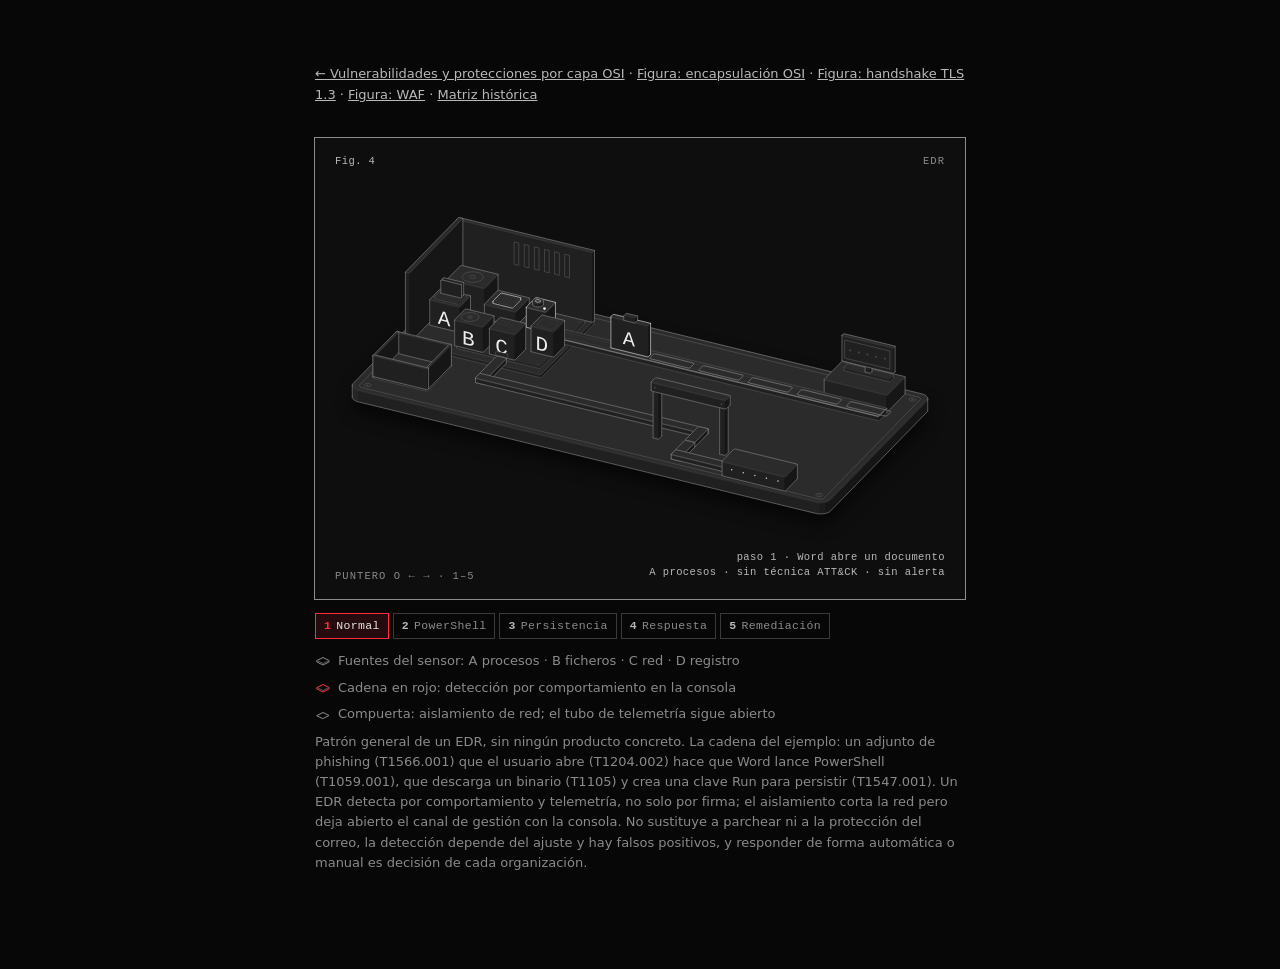
<file: docs/figuras/edr/index.html>
<!doctype html><html lang="es">
<!-- Figura hecha con el kit de anatomy (MIT), https://github.com/wheresryan22/anatomy commit 1482e84, incrustado en esta página.
MIT License

Copyright (c) 2026 Ryan

Permission is hereby granted, free of charge, to any person obtaining a copy
of this software and associated documentation files (the "Software"), to deal
in the Software without restriction, including without limitation the rights
to use, copy, modify, merge, publish, distribute, sublicense, and/or sell
copies of the Software, and to permit persons to whom the Software is
furnished to do so, subject to the following conditions:

The above copyright notice and this permission notice shall be included in all
copies or substantial portions of the Software.

THE SOFTWARE IS PROVIDED "AS IS", WITHOUT WARRANTY OF ANY KIND, EXPRESS OR
IMPLIED, INCLUDING BUT NOT LIMITED TO THE WARRANTIES OF MERCHANTABILITY,
FITNESS FOR A PARTICULAR PURPOSE AND NONINFRINGEMENT. IN NO EVENT SHALL THE
AUTHORS OR COPYRIGHT HOLDERS BE LIABLE FOR ANY CLAIM, DAMAGES OR OTHER
LIABILITY, WHETHER IN AN ACTION OF CONTRACT, TORT OR OTHERWISE, ARISING FROM,
OUT OF OR IN CONNECTION WITH THE SOFTWARE OR THE USE OR OTHER DEALINGS IN THE
SOFTWARE.
--><head><meta charset="utf-8"><meta name="viewport" content="width=device-width, initial-scale=1"><title>EDR: cómo detecta y responde un EDR en el equipo</title><meta name="description" content="Figura interactiva de un EDR: sensor en el equipo, telemetría hacia la consola, detección por comportamiento de una cadena ATT&amp;CK, aislamiento de red, cuarentena y remediación."><style>
.iso{
  --anatomy-page:#0b0b0b;--anatomy-card:#131313;--anatomy-text:#a3a3a3;--anatomy-strong:#e6e6e6;--anatomy-muted:#6e6e6e;
  --anatomy-paper:#131313;--anatomy-face:#1b1b1b;--anatomy-top:#1c1c1c;
  --anatomy-shade-0:#0f0f0f;--anatomy-shade-1:#121212;--anatomy-shade-2:#151515;--anatomy-shade-3:#181818;
  --anatomy-lit-top:#262626;--anatomy-lit-shade:#1d1d1d;
  --anatomy-hi:#d4d4d4;--anatomy-mid:#6a6a6a;--anatomy-lo:#3e3e3e;--anatomy-faint:#2a2a2a;--anatomy-lit:#ffffff;
  --anatomy-halo:#050505;--anatomy-halo-opacity:.9;--anatomy-dot:#e6e6e6;
  --anatomy-red:#ff6b6b;--anatomy-green:#6be0a0;--anatomy-blue:#6b9bff;
  --anatomy-weight:.6px;--anatomy-ease:cubic-bezier(.32,.72,0,1);
  --anatomy-mono:ui-monospace,"SF Mono",Menlo,Consolas,monospace;
  --anatomy-lift:inset 0 1px 0 0 #ffffff0a,inset 0 0 0 1px #ffffff06,0 0 0 1px #00000026,0 1px 1px -.5px #00000014,0 3px 3px -1.5px #00000014,0 6px 6px -3px #00000014,0 12px 12px -6px #00000014;
}
.iso[data-theme="light"]{
  --anatomy-page:#f2f2ef;--anatomy-card:#fbfbfa;--anatomy-text:#57575a;--anatomy-strong:#18181a;--anatomy-muted:#8c8c90;
  --anatomy-paper:#fbfbfa;--anatomy-face:#ffffff;--anatomy-top:#ffffff;
  --anatomy-shade-0:#dcdcd9;--anatomy-shade-1:#e5e5e2;--anatomy-shade-2:#ededea;--anatomy-shade-3:#f4f4f1;
  --anatomy-lit-top:#ffffff;--anatomy-lit-shade:#eeeeeb;
  --anatomy-hi:#26262a;--anatomy-mid:#8a8a8f;--anatomy-lo:#b4b4b8;--anatomy-faint:#d4d4d6;--anatomy-lit:#000000;
  --anatomy-halo:#8a8a80;--anatomy-halo-opacity:.32;--anatomy-dot:#3a3a3e;
  --anatomy-red:#e5484d;--anatomy-green:#30a46c;--anatomy-blue:#3e63dd;
  --anatomy-lift:inset 0 1px 0 0 #ffffff,0 0 0 1px #0000000f,0 1px 1px -.5px #0000000a,0 3px 3px -1.5px #0000000a,0 6px 6px -3px #0000000a,0 12px 12px -6px #0000000a;
}
.iso-svg{display:block;width:100%;height:auto;overflow:visible}
.iso-svg path,.iso-svg circle{vector-effect:non-scaling-stroke}
.iso-fill{fill:var(--anatomy-paper);stroke:none}
.iso-solid[data-lit]>.iso-fill{fill:var(--anatomy-face)}
.iso-shade,.iso-top{stroke:none}
.iso-shade[data-shade="0"]{fill:var(--anatomy-shade-0)}
.iso-shade[data-shade="1"]{fill:var(--anatomy-shade-1)}
.iso-shade[data-shade="2"]{fill:var(--anatomy-shade-2)}
.iso-shade[data-shade="3"]{fill:var(--anatomy-shade-3)}
.iso-top{fill:var(--anatomy-top)}
.iso-solid[data-lit]>.iso-top{fill:var(--anatomy-lit-top)}
.iso-solid[data-lit]>.iso-shade{fill:var(--anatomy-lit-shade)}
.iso-solid[data-seamless]>.iso-shade,.iso-solid[data-seamless]>.iso-top{stroke-width:.4;stroke-linejoin:round}
.iso-solid[data-seamless]>.iso-shade[data-shade="0"]{stroke:var(--anatomy-shade-0)}
.iso-solid[data-seamless]>.iso-shade[data-shade="1"]{stroke:var(--anatomy-shade-1)}
.iso-solid[data-seamless]>.iso-shade[data-shade="2"]{stroke:var(--anatomy-shade-2)}
.iso-solid[data-seamless]>.iso-shade[data-shade="3"]{stroke:var(--anatomy-shade-3)}
.iso-solid[data-seamless]>.iso-top{stroke:var(--anatomy-top)}
.iso-solid[data-seamless][data-lit]>.iso-top{stroke:var(--anatomy-lit-top)}
.iso-solid[data-seamless][data-lit]>.iso-shade{stroke:var(--anatomy-lit-shade)}
.iso-solid[data-lit]>.iso-edge{stroke:var(--anatomy-lit)}
.iso-halo{fill:var(--anatomy-halo);stroke:none;filter:blur(9px);opacity:var(--anatomy-halo-opacity);transform:translateY(3px)}
.iso-line{fill:none;stroke:var(--anatomy-lo);stroke-width:var(--anatomy-weight);stroke-linecap:round;stroke-linejoin:round}
.iso-line[data-tone="hi"]{stroke:var(--anatomy-hi)}
.iso-line[data-tone="mid"]{stroke:var(--anatomy-mid)}
.iso-line[data-tone="lo"]{stroke:var(--anatomy-lo)}
.iso-line[data-tone="faint"]{stroke:var(--anatomy-faint)}
.iso-line[data-tone="lit"]{stroke:var(--anatomy-lit)}
.iso-line[data-tone="red"]{stroke:var(--anatomy-red)}
.iso-line[data-tone="green"]{stroke:var(--anatomy-green)}
.iso-line[data-tone="blue"]{stroke:var(--anatomy-blue)}
.iso-line[data-dotted]{stroke-dasharray:.01 3.5;stroke-width:1}
.iso-line[data-dashed]{stroke-dasharray:3 3}
.iso-line[data-flow]{stroke-dasharray:2 6}
.iso-wire-end{fill:var(--anatomy-paper);stroke:var(--anatomy-lo);stroke-width:var(--anatomy-weight)}
.iso-wire[data-tone="hi"] .iso-wire-end{stroke:var(--anatomy-hi)}
.iso-wire[data-tone="mid"] .iso-wire-end{stroke:var(--anatomy-mid)}
.iso-wire[data-tone="faint"] .iso-wire-end{stroke:var(--anatomy-faint)}
.iso-wire[data-tone="lit"] .iso-wire-end{stroke:var(--anatomy-lit)}
.iso-dots circle{fill:var(--anatomy-dot);stroke:none;opacity:.32}
.iso-dots[data-tone="hi"] circle{opacity:.85}
.iso-dots[data-tone="mid"] circle{opacity:.45}
.iso-dots[data-tone="lo"] circle{opacity:.22}
.iso-dots[data-tone="faint"] circle{opacity:.12}
.iso-face-text{fill:var(--anatomy-mid);font-family:var(--anatomy-mono);letter-spacing:.04em}
.iso-face-text[data-tone="hi"]{fill:var(--anatomy-hi)}
.iso-face-text[data-tone="lo"]{fill:var(--anatomy-lo)}
.iso-face-text[data-tone="faint"]{fill:var(--anatomy-faint)}
.tb-body{fill:var(--anatomy-shade-2);stroke:none}
.tb-shine{fill:var(--anatomy-top);stroke:none}
.tb-shade{fill:var(--anatomy-shade-0);stroke:none}
.tb-ring{fill:none;stroke:var(--anatomy-lo);stroke-width:.45;stroke-linecap:butt;stroke-linejoin:round}
.tb-ring[data-tone="mid"]{stroke:var(--anatomy-mid)}
.tb-ring[data-tone="faint"]{stroke:var(--anatomy-faint)}
.tb-ring[data-tone="hi"]{stroke:var(--anatomy-hi)}
@keyframes iso-flow{to{stroke-dashoffset:-32}}
@keyframes iso-pulse{0%,100%{opacity:.18}12%{opacity:1}40%{opacity:.18}}
.iso-line[data-flow]{animation:iso-flow 1600ms linear infinite}
.iso-dots circle[data-pulse]{animation:iso-pulse 1600ms steps(1,end) infinite;animation-delay:var(--pulse-at,0ms)}
.iso-figure{margin:32px 0 36px}
.iso-plate{position:relative;padding:52px 24px;border-radius:0;background:var(--anatomy-card);box-shadow:0 0 0 1px var(--anatomy-mid);--anatomy-paper:var(--anatomy-card)}
.iso-plate-corners{position:absolute;inset:18px 20px;pointer-events:none}
.iso-plate-corner{position:absolute;color:var(--anatomy-muted);font-family:var(--anatomy-mono);font-size:10.5px;line-height:1;letter-spacing:.04em;white-space:nowrap}
.iso-plate-corner[data-corner="fig"]{top:0;left:0;color:var(--anatomy-text)}
.iso-plate-corner[data-corner="title"]{top:0;right:0;text-transform:uppercase;letter-spacing:.1em}
.iso-plate-corner[data-corner="hint"]{bottom:0;left:0;text-transform:uppercase;letter-spacing:.1em}
.iso-plate-corner[data-corner="readout"]{right:0;bottom:0;color:var(--anatomy-text);font-variant-numeric:tabular-nums}
.iso-plate .iso-svg{margin:0 auto}
.iso-legend{display:grid;gap:8px;margin-top:12px;color:var(--anatomy-muted);font-size:13px;line-height:1.55}
.iso-keys{display:flex;flex-wrap:wrap;gap:6px 18px}
.iso-key{display:inline-flex;align-items:center;gap:7px}
.iso-swatch{width:16px;height:10px;flex:none;overflow:visible}
.iso-swatch path{fill:none;stroke:var(--anatomy-hi);stroke-width:1;vector-effect:non-scaling-stroke;stroke-linejoin:round;stroke-linecap:round}
.iso-swatch[data-mark="raised"] path,.iso-swatch[data-mark="flat"] path{stroke:var(--anatomy-mid)}
.iso-swatch[data-mark="lit"] path{stroke:var(--anatomy-lit)}
.iso-swatch[data-mark="dim"] path{stroke:var(--anatomy-lo)}
.iso-swatch[data-mark="dotted"] path{stroke-dasharray:.01 3;stroke-width:1.4}
.iso-swatch[data-mark="dashed"] path{stroke-dasharray:3 2.5}
.iso-swatch[data-mark="red"] path{stroke:var(--anatomy-red)}
.iso-swatch[data-mark="green"] path{stroke:var(--anatomy-green)}
.iso-swatch[data-mark="blue"] path{stroke:var(--anatomy-blue)}
.iso-swatch-crease{stroke:var(--anatomy-lo)!important}
@media (max-width:560px){.iso-plate{padding:48px 12px 70px}.iso-plate-corner[data-corner="hint"]{bottom:18px}}
@media (prefers-reduced-motion:reduce){.iso-line[data-flow],.iso-dots circle[data-pulse]{animation:none}}

*{box-sizing:border-box}
html{color-scheme:dark}
body[data-theme="light"]{color-scheme:light}
body{margin:0;background:var(--anatomy-page);color:var(--anatomy-text);font:14px/1.6 ui-sans-serif,system-ui,-apple-system,"Segoe UI",sans-serif;-webkit-font-smoothing:antialiased}
.iso-page{width:min(650px,100% - 32px);margin:64px auto 96px}
</style></head><body class="iso" data-theme="dark"><main class="iso-page"><p style="margin:0 0 14px;font-size:13px"><a href="../../" style="color:inherit">← Vulnerabilidades y protecciones por capa OSI</a> · <a href="../encapsulacion/" style="color:inherit">Figura: encapsulación OSI</a> · <a href="../tls/" style="color:inherit">Figura: handshake TLS 1.3</a> · <a href="../waf/" style="color:inherit">Figura: WAF</a> · <a href="../../historico/" style="color:inherit">Matriz histórica</a></p><style>
.iso{--anatomy-lit:#ff2e3f;--anatomy-lit-top:#4a0f16;--anatomy-lit-shade:#33090f;--anatomy-page:#070707;--anatomy-card:#0e0e0e;--anatomy-paper:#0e0e0e;
  --anatomy-face:#262626;--anatomy-top:#2b2b2b;--anatomy-shade-0:#161616;--anatomy-shade-1:#1b1b1b;--anatomy-shade-2:#202020;--anatomy-shade-3:#252525;
  --anatomy-hi:#ededed;--anatomy-mid:#8c8c8c;--anatomy-lo:#5a5a5a;--anatomy-faint:#3a3a3a;--anatomy-text:#b8b8b8;--anatomy-muted:#8a8a8a;--anatomy-dot:#f0f0f0}
.iso[data-theme="light"]{--anatomy-lit:#d0142a;--anatomy-lit-top:#fde4e7;--anatomy-lit-shade:#f6cdd2;--anatomy-page:#f2f2ef;--anatomy-card:#fbfbfa;--anatomy-paper:#fbfbfa}
.iso-solid[data-lit]>.iso-fill{fill:var(--anatomy-lit-shade)}
[data-lamp],[data-scr]{fill:var(--anatomy-hi);opacity:0;transition:opacity .25s,fill .25s}
[data-scr]{opacity:.18}
[data-lamp][data-red],[data-scr][data-red]{fill:var(--anatomy-lit)}
[data-lamp][data-on],[data-scr][data-on]{opacity:1}
.nw{white-space:nowrap}
.iso-plate-corner[data-corner="readout"] span{display:block;text-align:right;line-height:1.5}
.iso-plate-corner[data-corner="readout"] .rsep{display:none}
.iso-stage{outline:none;touch-action:pan-y;cursor:ew-resize}
.iso-stage:focus-visible{outline:1px solid var(--anatomy-muted);outline-offset:6px}
.edr-legend{list-style:none;margin:14px 0 0;padding:0;display:flex;flex-wrap:wrap;gap:5px;font-family:var(--anatomy-mono);font-size:11.5px;letter-spacing:.03em}
.edr-legend li{padding:3px 7px;border:1px solid var(--anatomy-faint);color:var(--anatomy-muted);cursor:pointer;transition:color .25s,border-color .25s,background .25s}
.edr-legend li b{font-weight:600;margin-right:5px;color:var(--anatomy-text)}
.edr-legend li[data-on]{color:var(--anatomy-strong);border-color:var(--anatomy-lit);background:color-mix(in srgb,var(--anatomy-lit) 12%,transparent)}
.edr-legend li[data-on] b{color:var(--anatomy-lit)}
@media (min-width:1000px){.edr-legend{flex-wrap:nowrap;gap:4px}.edr-legend li{white-space:nowrap;padding:3px 8px}}
@media (max-width:640px){
  .iso-plate{overflow:hidden}
  .iso-plate .iso-stage .iso-svg{width:118%;margin:-4% -9% -3%}
  .iso-plate-corner[data-corner="hint"]{display:none}
}
</style><figure class="iso-figure"><div class="iso-plate"><div class="iso-plate-corners" aria-hidden="true"><span class="iso-plate-corner" data-corner="fig">Fig. 4</span><span class="iso-plate-corner" data-corner="title">EDR</span><span class="iso-plate-corner" data-corner="hint">Puntero o ← → · 1–5</span><span class="iso-plate-corner" data-corner="readout" data-readout>paso 1 · Word abre un documento</span></div><div class="iso-stage" tabindex="0" role="slider" aria-label="EDR: flechas izquierda y derecha, o teclas 1 a 5, eligen el paso" aria-valuemin="1" aria-valuemax="5" aria-valuenow="1"><svg xmlns="http://www.w3.org/2000/svg" class="iso-svg" viewBox="0 0 640 380" role="img" aria-label="Un equipo con la carcasa abierta en sección. Dentro, el sensor del EDR junto al núcleo ve cuatro fuentes grabadas: A procesos, B ficheros, C red y D registro. Cada evento sale como una ficha con su letra por un tubo de telemetría hasta una línea de tiempo junto a la consola de análisis. Cuando los eventos forman una cadena sospechosa, las fichas y sus enlaces se vuelven rojos. Delante del equipo, una compuerta sobre el cable de red se cierra para aislarlo, mientras el tubo de telemetría sigue abierto."><path class="iso-halo" d="M14.1 215.1L14.4 213.9L15.3 212.8L117.3 108.3L118.5 107.3L120.1 106.4L122 105.7L124.1 105.2L126.4 105L128.8 104.9L131.1 105.1L133.3 105.5L619.2 224L621.2 224.6L623 225.4L624.3 226.4L625.3 227.5L625.9 228.6L625.9 229.8L625.9 241.6L625.6 242.8L624.7 243.9L522.7 348.5L521.5 349.5L519.9 350.3L518 351L515.9 351.5L513.6 351.8L511.2 351.8L508.9 351.6L506.7 351.2L20.8 232.7L18.8 232.1L17 231.3L15.7 230.3L14.7 229.3L14.1 228.1L14.1 227Z"/><g class="iso-solid"><path class="iso-fill" d="M124.8 130.9L125.1 129.8L125.9 128.7L127.1 127.8L128.8 126.9L130.7 126.3L132.9 126L135.2 125.8L137.4 126L139.6 126.4L141.6 127L143.2 127.8L144.4 128.8L145.1 129.9L145.4 131L145.4 133.1L145.1 134.2L144.3 135.3L143.1 136.3L141.5 137.1L139.5 137.7L137.3 138.1L135.1 138.2L132.8 138L130.6 137.7L128.7 137L127.1 136.2L125.8 135.3L125.1 134.2L124.8 133Z"/><path class="iso-shade" data-shade="0" d="M144.3 135.3L143.1 136.3L143.1 134.2L144.3 133.2ZM143.1 136.3L141.5 137.1L141.5 135L143.1 134.2ZM141.5 137.1L139.5 137.7L139.5 135.6L141.5 135ZM145.4 133.1L145.1 134.2L145.1 132.1L145.4 131ZM145.1 134.2L144.3 135.3L144.3 133.2L145.1 132.1Z"/><path class="iso-shade" data-shade="1" d="M139.5 137.7L137.3 138.1L137.3 136L139.5 135.6ZM137.3 138.1L135.1 138.2L135.1 136.1L137.3 136Z"/><path class="iso-shade" data-shade="2" d="M135.1 138.2L132.8 138L132.8 136L135.1 136.1ZM132.8 138L130.6 137.7L130.6 135.6L132.8 136Z"/><path class="iso-shade" data-shade="3" d="M130.6 137.7L128.7 137L128.7 135L130.6 135.6ZM128.7 137L127.1 136.2L127.1 134.2L128.7 135ZM127.1 136.2L125.8 135.3L125.8 133.2L127.1 134.2ZM125.8 135.3L125.1 134.2L125.1 132.1L125.8 133.2ZM125.1 134.2L124.8 133L124.8 130.9L125.1 132.1Z"/><path class="iso-top" d="M144.3 133.2L143.1 134.2L141.5 135L139.5 135.6L137.3 136L135.1 136.1L132.8 136L130.6 135.6L128.7 135L127.1 134.2L125.8 133.2L125.1 132.1L124.8 130.9L125.1 129.8L125.9 128.7L127.1 127.8L128.8 126.9L130.7 126.3L132.9 126L135.2 125.8L137.4 126L139.6 126.4L141.6 127L143.2 127.8L144.4 128.8L145.1 129.9L145.4 131L145.1 132.1Z"/><path class="iso-line iso-crease" data-tone="faint" d="M145.4 131L145.1 132.1L144.3 133.2L143.1 134.2L141.5 135L139.5 135.6L137.3 136L135.1 136.1L132.8 136L130.6 135.6L128.7 135L127.1 134.2L125.8 133.2L125.1 132.1L124.8 130.9"/><path class="iso-line iso-edge" data-tone="lo" d="M124.8 130.9L125.1 129.8L125.9 128.7L127.1 127.8L128.8 126.9L130.7 126.3L132.9 126L135.2 125.8L137.4 126L139.6 126.4L141.6 127L143.2 127.8L144.4 128.8L145.1 129.9L145.4 131M145.4 133.1L145.1 134.2L144.3 135.3L143.1 136.3L141.5 137.1L139.5 137.7L137.3 138.1L135.1 138.2L132.8 138L130.6 137.7L128.7 137L127.1 136.2L125.8 135.3L125.1 134.2L124.8 133M124.8 130.9L124.8 133M145.4 131L145.4 133.1"/></g><g class="iso-solid"><path class="iso-fill" d="M127.2 125.6L127.4 124.7L128 123.9L129 123.2L130.2 122.6L131.7 122.1L133.4 121.8L135.2 121.7L136.9 121.8L138.6 122.1L140.1 122.6L141.3 123.2L142.2 124L142.8 124.8L143 125.7L143 131L142.8 131.9L142.2 132.7L141.2 133.4L140 134.1L138.5 134.5L136.8 134.8L135.1 134.9L133.3 134.8L131.7 134.5L130.2 134L128.9 133.4L128 132.7L127.4 131.8L127.2 131Z"/><path class="iso-shade" data-shade="0" d="M142.2 132.7L141.2 133.4L141.2 128.1L142.2 127.4ZM141.2 133.4L140 134.1L140 128.7L141.2 128.1ZM140 134.1L138.5 134.5L138.5 129.2L140 128.7ZM143 131L142.8 131.9L142.8 126.5L143 125.7ZM142.8 131.9L142.2 132.7L142.2 127.4L142.8 126.5Z"/><path class="iso-shade" data-shade="1" d="M138.5 134.5L136.8 134.8L136.8 129.5L138.5 129.2ZM136.8 134.8L135.1 134.9L135.1 129.6L136.8 129.5Z"/><path class="iso-shade" data-shade="2" d="M135.1 134.9L133.3 134.8L133.3 129.5L135.1 129.6ZM133.3 134.8L131.7 134.5L131.7 129.2L133.3 129.5Z"/><path class="iso-shade" data-shade="3" d="M131.7 134.5L130.2 134L130.2 128.7L131.7 129.2ZM130.2 134L128.9 133.4L128.9 128.1L130.2 128.7ZM128.9 133.4L128 132.7L128 127.3L128.9 128.1ZM128 132.7L127.4 131.8L127.4 126.5L128 127.3ZM127.4 131.8L127.2 131L127.2 125.6L127.4 126.5Z"/><path class="iso-top" d="M142.2 127.4L141.2 128.1L140 128.7L138.5 129.2L136.8 129.5L135.1 129.6L133.3 129.5L131.7 129.2L130.2 128.7L128.9 128.1L128 127.3L127.4 126.5L127.2 125.6L127.4 124.7L128 123.9L129 123.2L130.2 122.6L131.7 122.1L133.4 121.8L135.2 121.7L136.9 121.8L138.6 122.1L140.1 122.6L141.3 123.2L142.2 124L142.8 124.8L143 125.7L142.8 126.5Z"/><path class="iso-line iso-crease" data-tone="faint" d="M143 125.7L142.8 126.5L142.2 127.4L141.2 128.1L140 128.7L138.5 129.2L136.8 129.5L135.1 129.6L133.3 129.5L131.7 129.2L130.2 128.7L128.9 128.1L128 127.3L127.4 126.5L127.2 125.6"/><path class="iso-line iso-edge" data-tone="mid" d="M127.2 125.6L127.4 124.7L128 123.9L129 123.2L130.2 122.6L131.7 122.1L133.4 121.8L135.2 121.7L136.9 121.8L138.6 122.1L140.1 122.6L141.3 123.2L142.2 124L142.8 124.8L143 125.7M143 131L142.8 131.9L142.2 132.7L141.2 133.4L140 134.1L138.5 134.5L136.8 134.8L135.1 134.9L133.3 134.8L131.7 134.5L130.2 134L128.9 133.4L128 132.7L127.4 131.8L127.2 131M127.2 125.6L127.2 131M143 125.7L143 131"/></g><g class="iso-solid"><path class="iso-fill" d="M36.3 221.7L36.6 220.5L37.4 219.5L38.6 218.5L40.2 217.7L42.2 217.1L44.4 216.7L46.7 216.6L48.9 216.7L51.1 217.1L53 217.7L54.7 218.5L55.9 219.5L56.6 220.6L56.9 221.7L56.9 223.8L56.6 224.9L55.8 226L54.6 227L53 227.8L51 228.4L48.8 228.8L46.6 228.9L44.3 228.8L42.1 228.4L40.2 227.8L38.5 227L37.3 226L36.6 224.9L36.3 223.8Z"/><path class="iso-shade" data-shade="0" d="M55.8 226L54.6 227L54.6 224.9L55.8 224ZM54.6 227L53 227.8L53 225.7L54.6 224.9ZM53 227.8L51 228.4L51 226.3L53 225.7ZM56.9 223.8L56.6 224.9L56.6 222.9L56.9 221.7ZM56.6 224.9L55.8 226L55.8 224L56.6 222.9Z"/><path class="iso-shade" data-shade="1" d="M51 228.4L48.8 228.8L48.8 226.7L51 226.3ZM48.8 228.8L46.6 228.9L46.6 226.8L48.8 226.7Z"/><path class="iso-shade" data-shade="2" d="M46.6 228.9L44.3 228.8L44.3 226.7L46.6 226.8ZM44.3 228.8L42.1 228.4L42.1 226.3L44.3 226.7Z"/><path class="iso-shade" data-shade="3" d="M42.1 228.4L40.2 227.8L40.2 225.7L42.1 226.3ZM40.2 227.8L38.5 227L38.5 224.9L40.2 225.7ZM38.5 227L37.3 226L37.3 223.9L38.5 224.9ZM37.3 226L36.6 224.9L36.6 222.8L37.3 223.9ZM36.6 224.9L36.3 223.8L36.3 221.7L36.6 222.8Z"/><path class="iso-top" d="M55.8 224L54.6 224.9L53 225.7L51 226.3L48.8 226.7L46.6 226.8L44.3 226.7L42.1 226.3L40.2 225.7L38.5 224.9L37.3 223.9L36.6 222.8L36.3 221.7L36.6 220.5L37.4 219.5L38.6 218.5L40.2 217.7L42.2 217.1L44.4 216.7L46.7 216.6L48.9 216.7L51.1 217.1L53 217.7L54.7 218.5L55.9 219.5L56.6 220.6L56.9 221.7L56.6 222.9Z"/><path class="iso-line iso-crease" data-tone="faint" d="M56.9 221.7L56.6 222.9L55.8 224L54.6 224.9L53 225.7L51 226.3L48.8 226.7L46.6 226.8L44.3 226.7L42.1 226.3L40.2 225.7L38.5 224.9L37.3 223.9L36.6 222.8L36.3 221.7"/><path class="iso-line iso-edge" data-tone="lo" d="M36.3 221.7L36.6 220.5L37.4 219.5L38.6 218.5L40.2 217.7L42.2 217.1L44.4 216.7L46.7 216.6L48.9 216.7L51.1 217.1L53 217.7L54.7 218.5L55.9 219.5L56.6 220.6L56.9 221.7M56.9 223.8L56.6 224.9L55.8 226L54.6 227L53 227.8L51 228.4L48.8 228.8L46.6 228.9L44.3 228.8L42.1 228.4L40.2 227.8L38.5 227L37.3 226L36.6 224.9L36.3 223.8M36.3 221.7L36.3 223.8M56.9 221.7L56.9 223.8"/></g><g class="iso-solid"><path class="iso-fill" d="M38.7 216.4L38.9 215.5L39.5 214.6L40.5 213.9L41.7 213.3L43.2 212.8L44.9 212.5L46.6 212.4L48.4 212.5L50.1 212.8L51.5 213.3L52.8 213.9L53.7 214.7L54.3 215.5L54.5 216.4L54.5 221.7L54.3 222.6L53.7 223.4L52.7 224.2L51.5 224.8L50 225.3L48.3 225.5L46.6 225.6L44.8 225.5L43.2 225.2L41.7 224.8L40.4 224.1L39.5 223.4L38.9 222.6L38.7 221.7Z"/><path class="iso-shade" data-shade="0" d="M53.7 223.4L52.7 224.2L52.7 218.8L53.7 218.1ZM52.7 224.2L51.5 224.8L51.5 219.5L52.7 218.8ZM51.5 224.8L50 225.3L50 219.9L51.5 219.5ZM54.5 221.7L54.3 222.6L54.3 217.3L54.5 216.4ZM54.3 222.6L53.7 223.4L53.7 218.1L54.3 217.3Z"/><path class="iso-shade" data-shade="1" d="M50 225.3L48.3 225.5L48.3 220.2L50 219.9ZM48.3 225.5L46.6 225.6L46.6 220.3L48.3 220.2Z"/><path class="iso-shade" data-shade="2" d="M46.6 225.6L44.8 225.5L44.8 220.2L46.6 220.3ZM44.8 225.5L43.2 225.2L43.2 219.9L44.8 220.2Z"/><path class="iso-shade" data-shade="3" d="M43.2 225.2L41.7 224.8L41.7 219.4L43.2 219.9ZM41.7 224.8L40.4 224.1L40.4 218.8L41.7 219.4ZM40.4 224.1L39.5 223.4L39.5 218.1L40.4 218.8ZM39.5 223.4L38.9 222.6L38.9 217.2L39.5 218.1ZM38.9 222.6L38.7 221.7L38.7 216.4L38.9 217.2Z"/><path class="iso-top" d="M53.7 218.1L52.7 218.8L51.5 219.5L50 219.9L48.3 220.2L46.6 220.3L44.8 220.2L43.2 219.9L41.7 219.4L40.4 218.8L39.5 218.1L38.9 217.2L38.7 216.4L38.9 215.5L39.5 214.6L40.5 213.9L41.7 213.3L43.2 212.8L44.9 212.5L46.6 212.4L48.4 212.5L50.1 212.8L51.5 213.3L52.8 213.9L53.7 214.7L54.3 215.5L54.5 216.4L54.3 217.3Z"/><path class="iso-line iso-crease" data-tone="faint" d="M54.5 216.4L54.3 217.3L53.7 218.1L52.7 218.8L51.5 219.5L50 219.9L48.3 220.2L46.6 220.3L44.8 220.2L43.2 219.9L41.7 219.4L40.4 218.8L39.5 218.1L38.9 217.2L38.7 216.4"/><path class="iso-line iso-edge" data-tone="mid" d="M38.7 216.4L38.9 215.5L39.5 214.6L40.5 213.9L41.7 213.3L43.2 212.8L44.9 212.5L46.6 212.4L48.4 212.5L50.1 212.8L51.5 213.3L52.8 213.9L53.7 214.7L54.3 215.5L54.5 216.4M54.5 221.7L54.3 222.6L53.7 223.4L52.7 224.2L51.5 224.8L50 225.3L48.3 225.5L46.6 225.6L44.8 225.5L43.2 225.2L41.7 224.8L40.4 224.1L39.5 223.4L38.9 222.6L38.7 221.7M38.7 216.4L38.7 221.7M54.5 216.4L54.5 221.7"/></g><g class="iso-solid"><path class="iso-fill" d="M583.1 242.7L583.4 241.6L584.2 240.5L585.4 239.5L587 238.7L589 238.1L591.2 237.7L593.4 237.6L595.7 237.7L597.9 238.1L599.8 238.7L601.5 239.6L602.7 240.5L603.4 241.6L603.7 242.8L603.7 244.8L603.4 246L602.6 247.1L601.4 248L599.8 248.8L597.8 249.4L595.6 249.8L593.3 249.9L591.1 249.8L588.9 249.4L587 248.8L585.3 248L584.1 247L583.4 245.9L583.1 244.8Z"/><path class="iso-shade" data-shade="0" d="M602.6 247.1L601.4 248L601.4 246L602.6 245ZM601.4 248L599.8 248.8L599.8 246.8L601.4 246ZM599.8 248.8L597.8 249.4L597.8 247.4L599.8 246.8ZM603.7 244.8L603.4 246L603.4 243.9L603.7 242.8ZM603.4 246L602.6 247.1L602.6 245L603.4 243.9Z"/><path class="iso-shade" data-shade="1" d="M597.8 249.4L595.6 249.8L595.6 247.7L597.8 247.4ZM595.6 249.8L593.3 249.9L593.3 247.9L595.6 247.7Z"/><path class="iso-shade" data-shade="2" d="M593.3 249.9L591.1 249.8L591.1 247.7L593.3 247.9ZM591.1 249.8L588.9 249.4L588.9 247.3L591.1 247.7Z"/><path class="iso-shade" data-shade="3" d="M588.9 249.4L587 248.8L587 246.7L588.9 247.3ZM587 248.8L585.3 248L585.3 245.9L587 246.7ZM585.3 248L584.1 247L584.1 244.9L585.3 245.9ZM584.1 247L583.4 245.9L583.4 243.9L584.1 244.9ZM583.4 245.9L583.1 244.8L583.1 242.7L583.4 243.9Z"/><path class="iso-top" d="M602.6 245L601.4 246L599.8 246.8L597.8 247.4L595.6 247.7L593.3 247.9L591.1 247.7L588.9 247.3L587 246.7L585.3 245.9L584.1 244.9L583.4 243.9L583.1 242.7L583.4 241.6L584.2 240.5L585.4 239.5L587 238.7L589 238.1L591.2 237.7L593.4 237.6L595.7 237.7L597.9 238.1L599.8 238.7L601.5 239.6L602.7 240.5L603.4 241.6L603.7 242.8L603.4 243.9Z"/><path class="iso-line iso-crease" data-tone="faint" d="M603.7 242.8L603.4 243.9L602.6 245L601.4 246L599.8 246.8L597.8 247.4L595.6 247.7L593.3 247.9L591.1 247.7L588.9 247.3L587 246.7L585.3 245.9L584.1 244.9L583.4 243.9L583.1 242.7"/><path class="iso-line iso-edge" data-tone="lo" d="M583.1 242.7L583.4 241.6L584.2 240.5L585.4 239.5L587 238.7L589 238.1L591.2 237.7L593.4 237.6L595.7 237.7L597.9 238.1L599.8 238.7L601.5 239.6L602.7 240.5L603.4 241.6L603.7 242.8M603.7 244.8L603.4 246L602.6 247.1L601.4 248L599.8 248.8L597.8 249.4L595.6 249.8L593.3 249.9L591.1 249.8L588.9 249.4L587 248.8L585.3 248L584.1 247L583.4 245.9L583.1 244.8M583.1 242.7L583.1 244.8M603.7 242.8L603.7 244.8"/></g><g class="iso-solid"><path class="iso-fill" d="M585.5 237.4L585.7 236.5L586.3 235.7L587.3 234.9L588.5 234.3L590 233.8L591.7 233.6L593.4 233.5L595.2 233.6L596.8 233.9L598.3 234.3L599.6 235L600.5 235.7L601.1 236.5L601.3 237.4L601.3 242.8L601.1 243.6L600.5 244.5L599.5 245.2L598.3 245.8L596.8 246.3L595.1 246.6L593.4 246.7L591.6 246.6L589.9 246.3L588.5 245.8L587.2 245.2L586.3 244.4L585.7 243.6L585.5 242.7Z"/><path class="iso-shade" data-shade="0" d="M600.5 244.5L599.5 245.2L599.5 239.9L600.5 239.1ZM599.5 245.2L598.3 245.8L598.3 240.5L599.5 239.9ZM598.3 245.8L596.8 246.3L596.8 241L598.3 240.5ZM601.3 242.8L601.1 243.6L601.1 238.3L601.3 237.4ZM601.1 243.6L600.5 244.5L600.5 239.1L601.1 238.3Z"/><path class="iso-shade" data-shade="1" d="M596.8 246.3L595.1 246.6L595.1 241.2L596.8 241ZM595.1 246.6L593.4 246.7L593.4 241.3L595.1 241.2Z"/><path class="iso-shade" data-shade="2" d="M593.4 246.7L591.6 246.6L591.6 241.2L593.4 241.3ZM591.6 246.6L589.9 246.3L589.9 240.9L591.6 241.2Z"/><path class="iso-shade" data-shade="3" d="M589.9 246.3L588.5 245.8L588.5 240.5L589.9 240.9ZM588.5 245.8L587.2 245.2L587.2 239.8L588.5 240.5ZM587.2 245.2L586.3 244.4L586.3 239.1L587.2 239.8ZM586.3 244.4L585.7 243.6L585.7 238.3L586.3 239.1ZM585.7 243.6L585.5 242.7L585.5 237.4L585.7 238.3Z"/><path class="iso-top" d="M600.5 239.1L599.5 239.9L598.3 240.5L596.8 241L595.1 241.2L593.4 241.3L591.6 241.2L589.9 240.9L588.5 240.5L587.2 239.8L586.3 239.1L585.7 238.3L585.5 237.4L585.7 236.5L586.3 235.7L587.3 234.9L588.5 234.3L590 233.8L591.7 233.6L593.4 233.5L595.2 233.6L596.8 233.9L598.3 234.3L599.6 235L600.5 235.7L601.1 236.5L601.3 237.4L601.1 238.3Z"/><path class="iso-line iso-crease" data-tone="faint" d="M601.3 237.4L601.1 238.3L600.5 239.1L599.5 239.9L598.3 240.5L596.8 241L595.1 241.2L593.4 241.3L591.6 241.2L589.9 240.9L588.5 240.5L587.2 239.8L586.3 239.1L585.7 238.3L585.5 237.4"/><path class="iso-line iso-edge" data-tone="mid" d="M585.5 237.4L585.7 236.5L586.3 235.7L587.3 234.9L588.5 234.3L590 233.8L591.7 233.6L593.4 233.5L595.2 233.6L596.8 233.9L598.3 234.3L599.6 235L600.5 235.7L601.1 236.5L601.3 237.4M601.3 242.8L601.1 243.6L600.5 244.5L599.5 245.2L598.3 245.8L596.8 246.3L595.1 246.6L593.4 246.7L591.6 246.6L589.9 246.3L588.5 245.8L587.2 245.2L586.3 244.4L585.7 243.6L585.5 242.7M585.5 237.4L585.5 242.7M601.3 237.4L601.3 242.8"/></g><g class="iso-solid"><path class="iso-fill" d="M494.6 333.4L494.9 332.3L495.7 331.2L496.9 330.2L498.5 329.4L500.5 328.8L502.7 328.5L504.9 328.3L507.2 328.5L509.4 328.9L511.3 329.5L512.9 330.3L514.2 331.3L514.9 332.3L515.2 333.5L515.2 335.6L514.9 336.7L514.1 337.8L512.9 338.8L511.2 339.6L509.3 340.2L507.1 340.6L504.8 340.7L502.6 340.5L500.4 340.2L498.4 339.5L496.8 338.7L495.6 337.7L494.9 336.7L494.6 335.5Z"/><path class="iso-shade" data-shade="0" d="M514.1 337.8L512.9 338.8L512.9 336.7L514.1 335.7ZM512.9 338.8L511.2 339.6L511.2 337.5L512.9 336.7ZM511.2 339.6L509.3 340.2L509.3 338.1L511.2 337.5ZM515.2 335.6L514.9 336.7L514.9 334.6L515.2 333.5ZM514.9 336.7L514.1 337.8L514.1 335.7L514.9 334.6Z"/><path class="iso-shade" data-shade="1" d="M509.3 340.2L507.1 340.6L507.1 338.5L509.3 338.1ZM507.1 340.6L504.8 340.7L504.8 338.6L507.1 338.5Z"/><path class="iso-shade" data-shade="2" d="M504.8 340.7L502.6 340.5L502.6 338.5L504.8 338.6ZM502.6 340.5L500.4 340.2L500.4 338.1L502.6 338.5Z"/><path class="iso-shade" data-shade="3" d="M500.4 340.2L498.4 339.5L498.4 337.5L500.4 338.1ZM498.4 339.5L496.8 338.7L496.8 336.6L498.4 337.5ZM496.8 338.7L495.6 337.7L495.6 335.7L496.8 336.6ZM495.6 337.7L494.9 336.7L494.9 334.6L495.6 335.7ZM494.9 336.7L494.6 335.5L494.6 333.4L494.9 334.6Z"/><path class="iso-top" d="M514.1 335.7L512.9 336.7L511.2 337.5L509.3 338.1L507.1 338.5L504.8 338.6L502.6 338.5L500.4 338.1L498.4 337.5L496.8 336.6L495.6 335.7L494.9 334.6L494.6 333.4L494.9 332.3L495.7 331.2L496.9 330.2L498.5 329.4L500.5 328.8L502.7 328.5L504.9 328.3L507.2 328.5L509.4 328.9L511.3 329.5L512.9 330.3L514.2 331.3L514.9 332.3L515.2 333.5L514.9 334.6Z"/><path class="iso-line iso-crease" data-tone="faint" d="M515.2 333.5L514.9 334.6L514.1 335.7L512.9 336.7L511.2 337.5L509.3 338.1L507.1 338.5L504.8 338.6L502.6 338.5L500.4 338.1L498.4 337.5L496.8 336.6L495.6 335.7L494.9 334.6L494.6 333.4"/><path class="iso-line iso-edge" data-tone="lo" d="M494.6 333.4L494.9 332.3L495.7 331.2L496.9 330.2L498.5 329.4L500.5 328.8L502.7 328.5L504.9 328.3L507.2 328.5L509.4 328.9L511.3 329.5L512.9 330.3L514.2 331.3L514.9 332.3L515.2 333.5M515.2 335.6L514.9 336.7L514.1 337.8L512.9 338.8L511.2 339.6L509.3 340.2L507.1 340.6L504.8 340.7L502.6 340.5L500.4 340.2L498.4 339.5L496.8 338.7L495.6 337.7L494.9 336.7L494.6 335.5M494.6 333.4L494.6 335.5M515.2 333.5L515.2 335.6"/></g><g class="iso-solid"><path class="iso-fill" d="M497 328.1L497.2 327.2L497.8 326.4L498.8 325.7L500 325L501.5 324.6L503.2 324.3L504.9 324.2L506.7 324.3L508.3 324.6L509.8 325.1L511.1 325.7L512 326.4L512.6 327.3L512.8 328.2L512.8 333.5L512.6 334.4L512 335.2L511 335.9L509.8 336.6L508.3 337L506.6 337.3L504.8 337.4L503.1 337.3L501.4 337L499.9 336.5L498.7 335.9L497.8 335.2L497.2 334.3L497 333.4Z"/><path class="iso-shade" data-shade="0" d="M512 335.2L511 335.9L511 330.6L512 329.9ZM511 335.9L509.8 336.6L509.8 331.2L511 330.6ZM509.8 336.6L508.3 337L508.3 331.7L509.8 331.2ZM512.8 333.5L512.6 334.4L512.6 329L512.8 328.2ZM512.6 334.4L512 335.2L512 329.9L512.6 329Z"/><path class="iso-shade" data-shade="1" d="M508.3 337L506.6 337.3L506.6 332L508.3 331.7ZM506.6 337.3L504.8 337.4L504.8 332.1L506.6 332Z"/><path class="iso-shade" data-shade="2" d="M504.8 337.4L503.1 337.3L503.1 332L504.8 332.1ZM503.1 337.3L501.4 337L501.4 331.7L503.1 332Z"/><path class="iso-shade" data-shade="3" d="M501.4 337L499.9 336.5L499.9 331.2L501.4 331.7ZM499.9 336.5L498.7 335.9L498.7 330.6L499.9 331.2ZM498.7 335.9L497.8 335.2L497.8 329.8L498.7 330.6ZM497.8 335.2L497.2 334.3L497.2 329L497.8 329.8ZM497.2 334.3L497 333.4L497 328.1L497.2 329Z"/><path class="iso-top" d="M512 329.9L511 330.6L509.8 331.2L508.3 331.7L506.6 332L504.8 332.1L503.1 332L501.4 331.7L499.9 331.2L498.7 330.6L497.8 329.8L497.2 329L497 328.1L497.2 327.2L497.8 326.4L498.8 325.7L500 325L501.5 324.6L503.2 324.3L504.9 324.2L506.7 324.3L508.3 324.6L509.8 325.1L511.1 325.7L512 326.4L512.6 327.3L512.8 328.2L512.6 329Z"/><path class="iso-line iso-crease" data-tone="faint" d="M512.8 328.2L512.6 329L512 329.9L511 330.6L509.8 331.2L508.3 331.7L506.6 332L504.8 332.1L503.1 332L501.4 331.7L499.9 331.2L498.7 330.6L497.8 329.8L497.2 329L497 328.1"/><path class="iso-line iso-edge" data-tone="mid" d="M497 328.1L497.2 327.2L497.8 326.4L498.8 325.7L500 325L501.5 324.6L503.2 324.3L504.9 324.2L506.7 324.3L508.3 324.6L509.8 325.1L511.1 325.7L512 326.4L512.6 327.3L512.8 328.2M512.8 333.5L512.6 334.4L512 335.2L511 335.9L509.8 336.6L508.3 337L506.6 337.3L504.8 337.4L503.1 337.3L501.4 337L499.9 336.5L498.7 335.9L497.8 335.2L497.2 334.3L497 333.4M497 328.1L497 333.4M512.8 328.2L512.8 333.5"/></g><g class="iso-solid"><path class="iso-fill" d="M14.1 207.7L14.4 206.5L15.3 205.4L117.3 100.9L118.5 99.9L120.1 99L122 98.3L124.1 97.8L126.4 97.6L128.8 97.5L131.1 97.7L133.3 98.1L619.2 216.6L621.2 217.2L623 218L624.3 219L625.3 220L625.9 221.2L625.9 222.4L625.9 234.2L625.6 235.4L624.7 236.5L522.7 341.1L521.5 342.1L519.9 342.9L518 343.6L515.9 344.1L513.6 344.4L511.2 344.4L508.9 344.2L506.7 343.8L20.8 225.3L18.8 224.7L17 223.9L15.7 222.9L14.7 221.9L14.1 220.7L14.1 219.6Z"/><path class="iso-shade" data-shade="0" d="M625.9 234.2L625.6 235.4L625.6 223.5L625.9 222.4ZM625.6 235.4L624.7 236.5L624.7 224.6L625.6 223.5ZM624.7 236.5L522.7 341.1L522.7 329.2L624.7 224.6ZM522.7 341.1L521.5 342.1L521.5 330.2L522.7 329.2ZM521.5 342.1L519.9 342.9L519.9 331.1L521.5 330.2ZM519.9 342.9L518 343.6L518 331.7L519.9 331.1Z"/><path class="iso-shade" data-shade="1" d="M518 343.6L515.9 344.1L515.9 332.2L518 331.7ZM515.9 344.1L513.6 344.4L513.6 332.5L515.9 332.2ZM513.6 344.4L511.2 344.4L511.2 332.6L513.6 332.5Z"/><path class="iso-shade" data-shade="2" d="M511.2 344.4L508.9 344.2L508.9 332.4L511.2 332.6ZM508.9 344.2L506.7 343.8L506.7 332L508.9 332.4ZM506.7 343.8L20.8 225.3L20.8 213.4L506.7 332Z"/><path class="iso-shade" data-shade="3" d="M20.8 225.3L18.8 224.7L18.8 212.8L20.8 213.4ZM18.8 224.7L17 223.9L17 212L18.8 212.8ZM17 223.9L15.7 222.9L15.7 211.1L17 212ZM15.7 222.9L14.7 221.9L14.7 210L15.7 211.1ZM14.7 221.9L14.1 220.7L14.1 208.9L14.7 210ZM14.1 220.7L14.1 219.6L14.1 207.7L14.1 208.9Z"/><path class="iso-top" d="M619.2 216.6L621.2 217.2L623 218L624.3 219L625.3 220L625.9 221.2L625.9 222.4L625.6 223.5L624.7 224.6L522.7 329.2L521.5 330.2L519.9 331.1L518 331.7L515.9 332.2L513.6 332.5L511.2 332.6L508.9 332.4L506.7 332L20.8 213.4L18.8 212.8L17 212L15.7 211.1L14.7 210L14.1 208.9L14.1 207.7L14.4 206.5L15.3 205.4L117.3 100.9L118.5 99.9L120.1 99L122 98.3L124.1 97.8L126.4 97.6L128.8 97.5L131.1 97.7L133.3 98.1Z"/><path class="iso-line iso-crease" data-tone="faint" d="M625.9 222.4L625.6 223.5L624.7 224.6L522.7 329.2L521.5 330.2L519.9 331.1L518 331.7L515.9 332.2L513.6 332.5L511.2 332.6L508.9 332.4L506.7 332L20.8 213.4L18.8 212.8L17 212L15.7 211.1L14.7 210L14.1 208.9L14.1 207.7"/><path class="iso-line iso-bevel" data-tone="faint" d="M625.9 222.4L623.3 223.2L622.5 224.2L520.6 328.6L519.6 329.5L518.3 330.2L516.8 330.7L515.1 331.1L513.3 331.3L511.4 331.4L509.5 331.2L507.7 330.9L21.9 212.4L20.2 211.9L18.8 211.2L17.7 210.5L17 209.6L16.5 208.7L14.1 207.7"/><path class="iso-line iso-edge" data-tone="mid" d="M14.1 207.7L14.4 206.5L15.3 205.4L117.3 100.9L118.5 99.9L120.1 99L122 98.3L124.1 97.8L126.4 97.6L128.8 97.5L131.1 97.7L133.3 98.1L619.2 216.6L621.2 217.2L623 218L624.3 219L625.3 220L625.9 221.2L625.9 222.4M625.9 234.2L625.6 235.4L624.7 236.5L522.7 341.1L521.5 342.1L519.9 342.9L518 343.6L515.9 344.1L513.6 344.4L511.2 344.4L508.9 344.2L506.7 343.8L20.8 225.3L18.8 224.7L17 223.9L15.7 222.9L14.7 221.9L14.1 220.7L14.1 219.6M625.9 222.4L625.9 234.2M14.1 207.7L14.1 219.6"/></g><path class="iso-line" data-tone="lo" d="M615.9 220.1L616.6 220.3L617.2 220.6L617.7 220.9L618 221.3L618.2 221.7L618.3 222.1L618.1 222.5L617.8 222.9L515.8 327.5L515.4 327.9L514.8 328.2L514.1 328.4L513.4 328.6L512.6 328.7L511.7 328.7L510.9 328.6L510.1 328.5L24.1 210L23.4 209.8L22.8 209.5L22.3 209.1L22 208.8L21.8 208.4L21.7 207.9L21.9 207.5L22.2 207.1L124.2 102.6L124.6 102.2L125.2 101.9L125.9 101.6L126.6 101.5L127.4 101.4L128.3 101.4L129.1 101.4L129.9 101.6Z"/><path class="iso-line" data-tone="lo" d="M132.7 106.5L131.9 107.1L130.7 107.4L129.4 107.5L128.1 107.3L127 106.9L126.4 106.3L126.2 105.7L126.5 105L127.3 104.5L128.5 104.2L129.8 104.1L131.1 104.2L132.2 104.6L132.8 105.2L133 105.9ZM612.5 223.5L611.7 224.1L610.5 224.4L609.2 224.5L607.9 224.3L606.8 223.9L606.2 223.3L606 222.7L606.3 222L607.1 221.5L608.3 221.2L609.6 221.1L610.9 221.2L612 221.7L612.6 222.2L612.8 222.9ZM33.7 208L32.9 208.6L31.7 208.9L30.4 209L29.1 208.8L28 208.4L27.4 207.8L27.2 207.2L27.5 206.5L28.3 206L29.5 205.7L30.8 205.6L32.1 205.7L33.2 206.1L33.8 206.7L34 207.4ZM513.5 325L512.7 325.6L511.5 325.9L510.2 326L508.9 325.8L507.8 325.4L507.2 324.8L507 324.2L507.3 323.5L508.1 323L509.3 322.7L510.6 322.6L511.9 322.7L513 323.2L513.6 323.7L513.8 324.4Z"/><g class="iso-dots" data-tone="mid"><circle cx="129.6" cy="105.8" r="0.5"/><circle cx="609.4" cy="222.8" r="0.5"/><circle cx="30.6" cy="207.3" r="0.5"/><circle cx="510.4" cy="324.3" r="0.5"/></g><path class="iso-halo" d="MNaN NaNLNaN NaNLNaN NaNLNaN NaNLNaN NaNLNaN NaNLNaN NaNLNaN NaNLNaN NaNLNaN NaNLNaN NaNLNaN NaNLNaN NaNLNaN NaNZ" style="opacity:.5"/><g class="iso-solid"><path class="iso-fill" d="M71 161.2L71.2 160.7L126.4 104.1L127.1 103.7L128.1 103.6L129.2 103.7L270 138L270.8 138.4L271.2 138.9L271.2 141.8L271 142.3L215.8 198.9L215.1 199.3L214.1 199.5L213 199.4L72.2 165.1L71.3 164.7L71 164.2Z"/><path class="iso-shade" data-shade="0" d="M271.2 141.8L271 142.3L271 139.4L271.2 138.9ZM271 142.3L215.8 198.9L215.8 196L271 139.4ZM215.8 198.9L215.1 199.3L215.1 196.4L215.8 196Z"/><path class="iso-shade" data-shade="1" d="M215.1 199.3L214.1 199.5L214.1 196.6L215.1 196.4Z"/><path class="iso-shade" data-shade="2" d="M214.1 199.5L213 199.4L213 196.4L214.1 196.6ZM213 199.4L72.2 165.1L72.2 162.1L213 196.4Z"/><path class="iso-shade" data-shade="3" d="M72.2 165.1L71.3 164.7L71.3 161.7L72.2 162.1ZM71.3 164.7L71 164.2L71 161.2L71.3 161.7Z"/><path class="iso-top" d="M270 138L270.8 138.4L271.2 138.9L271 139.4L215.8 196L215.1 196.4L214.1 196.6L213 196.4L72.2 162.1L71.3 161.7L71 161.2L71.2 160.7L126.4 104.1L127.1 103.7L128.1 103.6L129.2 103.7Z"/><path class="iso-line iso-crease" data-tone="faint" d="M271.2 138.9L271 139.4L215.8 196L215.1 196.4L214.1 196.6L213 196.4L72.2 162.1L71.3 161.7L71 161.2"/><path class="iso-line iso-bevel" data-tone="faint" d="M271.2 138.9L270.2 139.2L215.1 195.7L214.6 196L214 196.1L213.3 196L72.6 161.7L72.1 161.5L71 161.2"/><path class="iso-line iso-edge" data-tone="lo" d="M71 161.2L71.2 160.7L126.4 104.1L127.1 103.7L128.1 103.6L129.2 103.7L270 138L270.8 138.4L271.2 138.9M271.2 141.8L271 142.3L215.8 198.9L215.1 199.3L214.1 199.5L213 199.4L72.2 165.1L71.3 164.7L71 164.2M271.2 138.9L271.2 141.8M71 161.2L71 164.2"/></g><g class="iso-solid"><path class="iso-fill" d="M125.3 31.4L125.4 31.1L127 29.4L127.4 29.3L127.9 29.3L271.3 64.2L271.6 64.4L271.6 138.5L271.6 138.8L269.9 140.5L269.5 140.6L269 140.6L125.7 105.7L125.3 105.5Z"/><path class="iso-shade" data-shade="0" d="M271.6 138.5L271.6 138.8L271.6 64.7L271.6 64.4ZM271.6 138.8L269.9 140.5L269.9 66.4L271.6 64.7ZM269.9 140.5L269.5 140.6L269.5 66.5L269.9 66.4Z"/><path class="iso-shade" data-shade="2" d="M269.5 140.6L269 140.6L269 66.5L269.5 66.5ZM269 140.6L125.7 105.7L125.7 31.6L269 66.5Z"/><path class="iso-shade" data-shade="3" d="M125.7 105.7L125.3 105.5L125.3 31.4L125.7 31.6Z"/><path class="iso-top" d="M271.3 64.2L271.6 64.4L271.6 64.7L269.9 66.4L269.5 66.5L269 66.5L125.7 31.6L125.3 31.4L125.4 31.1L127 29.4L127.4 29.3L127.9 29.3Z"/><path class="iso-line iso-crease" data-tone="faint" d="M271.6 64.4L271.6 64.7L269.9 66.4L269.5 66.5L269 66.5L125.7 31.6L125.3 31.4"/><path class="iso-line iso-bevel" data-tone="faint" d="M271.6 64.4L270.9 64.6L269.4 66.2L269.3 66.2L269.2 66.2L126.1 31.3L125.3 31.4"/><path class="iso-line iso-edge" data-tone="mid" d="M125.3 31.4L125.4 31.1L127 29.4L127.4 29.3L127.9 29.3L271.3 64.2L271.6 64.4M271.6 138.5L271.6 138.8L269.9 140.5L269.5 140.6L269 140.6L125.7 105.7L125.3 105.5M271.6 64.4L271.6 138.5M125.3 31.4L125.3 105.5"/></g><g class="iso-solid"><path class="iso-fill" d="M70.6 87.5L70.6 87.2L127 29.4L127.4 29.3L127.9 29.3L131.3 30.1L131.7 30.3L131.7 104.4L131.6 104.6L75.2 162.5L74.8 162.6L74.3 162.6L70.9 161.8L70.6 161.6Z"/><path class="iso-shade" data-shade="0" d="M131.7 104.4L131.6 104.6L131.6 30.6L131.7 30.3ZM131.6 104.6L75.2 162.5L75.2 88.4L131.6 30.6ZM75.2 162.5L74.8 162.6L74.8 88.5L75.2 88.4Z"/><path class="iso-shade" data-shade="2" d="M74.8 162.6L74.3 162.6L74.3 88.5L74.8 88.5ZM74.3 162.6L70.9 161.8L70.9 87.7L74.3 88.5Z"/><path class="iso-shade" data-shade="3" d="M70.9 161.8L70.6 161.6L70.6 87.5L70.9 87.7Z"/><path class="iso-top" d="M131.3 30.1L131.7 30.3L131.6 30.6L75.2 88.4L74.8 88.5L74.3 88.5L70.9 87.7L70.6 87.5L70.6 87.2L127 29.4L127.4 29.3L127.9 29.3Z"/><path class="iso-line iso-crease" data-tone="faint" d="M131.7 30.3L131.6 30.6L75.2 88.4L74.8 88.5L74.3 88.5L70.9 87.7L70.6 87.5"/><path class="iso-line iso-bevel" data-tone="faint" d="M131.7 30.3L131 30.5L74.7 88.2L74.6 88.2L74.5 88.2L71.3 87.4L70.6 87.5"/><path class="iso-line iso-edge" data-tone="mid" d="M70.6 87.5L70.6 87.2L127 29.4L127.4 29.3L127.9 29.3L131.3 30.1L131.7 30.3M131.7 104.4L131.6 104.6L75.2 162.5L74.8 162.6L74.3 162.6L70.9 161.8L70.6 161.6M131.7 30.3L131.7 104.4M70.6 87.5L70.6 161.6"/></g><path class="iso-line" data-tone="lo" d="M186.56 79.04L191.17 80.17L191.17 56.46L186.56 55.33Z"/><path class="iso-line" data-tone="lo" d="M197.33 81.67L201.94 82.79L201.94 59.08L197.33 57.96Z"/><path class="iso-line" data-tone="lo" d="M208.09 84.29L212.70 85.42L212.70 61.71L208.09 60.58Z"/><path class="iso-line" data-tone="lo" d="M218.85 86.92L223.47 88.04L223.47 64.33L218.85 63.21Z"/><path class="iso-line" data-tone="lo" d="M229.62 89.54L234.23 90.67L234.23 66.96L229.62 65.83Z"/><path class="iso-line" data-tone="lo" d="M240.38 92.17L245.00 93.29L245.00 69.58L240.38 68.46Z"/><g class="iso-solid"><path class="iso-fill" d="M115.2 95.3L115.3 94.7L129.1 80.6L129.9 80.2L130.9 80.3L168.4 89.4L169.1 89.8L169.1 116.5L169.1 117L155.3 131.2L154.5 131.5L153.4 131.5L115.9 122.3L115.2 121.9Z"/><path class="iso-shade" data-shade="0" d="M169.1 116.5L169.1 117L169.1 90.3L169.1 89.8ZM169.1 117L155.3 131.2L155.3 104.5L169.1 90.3ZM155.3 131.2L154.5 131.5L154.5 104.8L155.3 104.5Z"/><path class="iso-shade" data-shade="2" d="M154.5 131.5L153.4 131.5L153.4 104.8L154.5 104.8ZM153.4 131.5L115.9 122.3L115.9 95.6L153.4 104.8Z"/><path class="iso-shade" data-shade="3" d="M115.9 122.3L115.2 121.9L115.2 95.3L115.9 95.6Z"/><path class="iso-top" d="M168.4 89.4L169.1 89.8L169.1 90.3L155.3 104.5L154.5 104.8L153.4 104.8L115.9 95.6L115.2 95.3L115.3 94.7L129.1 80.6L129.9 80.2L130.9 80.3Z"/><path class="iso-line iso-crease" data-tone="faint" d="M169.1 89.8L169.1 90.3L155.3 104.5L154.5 104.8L153.4 104.8L115.9 95.6L115.2 95.3"/><path class="iso-line iso-bevel" data-tone="faint" d="M169.1 89.8L168.2 90.2L154.6 104.2L154.2 104.4L153.6 104.4L116.4 95.3L115.2 95.3"/><path class="iso-line iso-edge" data-tone="mid" d="M115.2 95.3L115.3 94.7L129.1 80.6L129.9 80.2L130.9 80.3L168.4 89.4L169.1 89.8M169.1 116.5L169.1 117L155.3 131.2L154.5 131.5L153.4 131.5L115.9 122.3L115.2 121.9M169.1 89.8L169.1 116.5M115.2 95.3L115.2 121.9"/></g><path class="iso-line" data-tone="lo" d="M152.2 95L151 95.9L149.5 96.7L147.8 97.3L145.8 97.8L143.7 98L141.5 98.1L139.3 97.9L137.3 97.5L135.4 97L133.8 96.2L132.6 95.3L131.7 94.3L131.1 93.3L131.1 92.2L131.4 91.1L132.2 90.1L133.3 89.2L134.8 88.4L136.6 87.7L138.5 87.3L140.7 87L142.8 87L145 87.2L147 87.5L148.9 88.1L150.5 88.8L151.8 89.7L152.7 90.7L153.2 91.8L153.3 92.9L152.9 93.9ZM145.2 93.3L144.4 93.8L143.3 94.2L142 94.2L140.7 94.1L139.6 93.7L138.9 93.1L138.8 92.4L139.1 91.8L139.9 91.3L141.1 90.9L142.4 90.8L143.7 91L144.7 91.4L145.4 92L145.6 92.6Z"/><g class="iso-solid"><path class="iso-fill" d="M125.3 166.7L125.4 166.2L172.2 118.2L173 117.8L174 117.9L260.7 139L261.4 139.4L261.4 140.9L261.4 141.4L214.6 189.4L213.8 189.7L212.7 189.7L126 168.6L125.3 168.2Z"/><path class="iso-shade" data-shade="0" d="M261.4 140.9L261.4 141.4L261.4 139.9L261.4 139.4ZM261.4 141.4L214.6 189.4L214.6 187.9L261.4 139.9ZM214.6 189.4L213.8 189.7L213.8 188.3L214.6 187.9Z"/><path class="iso-shade" data-shade="2" d="M213.8 189.7L212.7 189.7L212.7 188.2L213.8 188.3ZM212.7 189.7L126 168.6L126 167.1L212.7 188.2Z"/><path class="iso-shade" data-shade="3" d="M126 168.6L125.3 168.2L125.3 166.7L126 167.1Z"/><path class="iso-top" d="M260.7 139L261.4 139.4L261.4 139.9L214.6 187.9L213.8 188.3L212.7 188.2L126 167.1L125.3 166.7L125.4 166.2L172.2 118.2L173 117.8L174 117.9Z"/><path class="iso-line iso-edge" data-tone="lo" d="M125.3 166.7L125.4 166.2L172.2 118.2L173 117.8L174 117.9L260.7 139L261.4 139.4M261.4 140.9L261.4 141.4L214.6 189.4L213.8 189.7L212.7 189.7L126 168.6L125.3 168.2M261.4 139.4L261.4 140.9M125.3 166.7L125.3 168.2"/></g><g class="iso-dots" data-tone="mid"><circle cx="175.1" cy="121" r="0.45"/><circle cx="255.1" cy="140.5" r="0.45"/><circle cx="131.6" cy="165.6" r="0.45"/><circle cx="211.6" cy="185.1" r="0.45"/></g><g class="iso-dots" data-tone="lo"><circle cx="128.5" cy="104.9" r="0.4"/><circle cx="268.4" cy="139.1" r="0.4"/><circle cx="73.7" cy="161.1" r="0.4"/><circle cx="213.7" cy="195.2" r="0.4"/></g><g class="iso-solid"><path class="iso-fill" d="M515.8 201.7L516 201.3L534 182.8L534.6 182.5L535.4 182.3L536.3 182.4L600.9 198.2L601.5 198.5L601.8 198.9L601.8 216.7L601.6 217.1L583.6 235.5L583.1 235.9L582.2 236L581.4 235.9L516.8 220.2L516.1 219.9L515.8 219.5Z"/><path class="iso-shade" data-shade="0" d="M601.8 216.7L601.6 217.1L601.6 199.3L601.8 198.9ZM601.6 217.1L583.6 235.5L583.6 217.8L601.6 199.3ZM583.6 235.5L583.1 235.9L583.1 218.1L583.6 217.8Z"/><path class="iso-shade" data-shade="1" d="M583.1 235.9L582.2 236L582.2 218.2L583.1 218.1Z"/><path class="iso-shade" data-shade="2" d="M582.2 236L581.4 235.9L581.4 218.2L582.2 218.2ZM581.4 235.9L516.8 220.2L516.8 202.4L581.4 218.2Z"/><path class="iso-shade" data-shade="3" d="M516.8 220.2L516.1 219.9L516.1 202.1L516.8 202.4ZM516.1 219.9L515.8 219.5L515.8 201.7L516.1 202.1Z"/><path class="iso-top" d="M600.9 198.2L601.5 198.5L601.8 198.9L601.6 199.3L583.6 217.8L583.1 218.1L582.2 218.2L581.4 218.2L516.8 202.4L516.1 202.1L515.8 201.7L516 201.3L534 182.8L534.6 182.5L535.4 182.3L536.3 182.4Z"/><path class="iso-line iso-crease" data-tone="faint" d="M601.8 198.9L601.6 199.3L583.6 217.8L583.1 218.1L582.2 218.2L581.4 218.2L516.8 202.4L516.1 202.1L515.8 201.7"/><path class="iso-line iso-bevel" data-tone="faint" d="M601.8 198.9L600.8 199.2L582.9 217.5L582.6 217.7L582.2 217.8L581.6 217.7L517.2 202L516.8 201.9L515.8 201.7"/><path class="iso-line iso-edge" data-tone="mid" d="M515.8 201.7L516 201.3L534 182.8L534.6 182.5L535.4 182.3L536.3 182.4L600.9 198.2L601.5 198.5L601.8 198.9M601.8 216.7L601.6 217.1L583.6 235.5L583.1 235.9L582.2 236L581.4 235.9L516.8 220.2L516.1 219.9L515.8 219.5M601.8 198.9L601.8 216.7M515.8 201.7L515.8 219.5"/></g><g class="iso-solid"><path class="iso-fill" d="M537 188.9L537.1 188.4L540.4 185L541.1 184.7L542.2 184.7L588.9 196.1L589.6 196.5L589.6 199.5L589.6 200L586.3 203.4L585.5 203.7L584.4 203.7L537.7 192.3L537 191.9Z"/><path class="iso-shade" data-shade="0" d="M589.6 199.5L589.6 200L589.6 197L589.6 196.5ZM589.6 200L586.3 203.4L586.3 200.4L589.6 197ZM586.3 203.4L585.5 203.7L585.5 200.7L586.3 200.4Z"/><path class="iso-shade" data-shade="2" d="M585.5 203.7L584.4 203.7L584.4 200.7L585.5 200.7ZM584.4 203.7L537.7 192.3L537.7 189.3L584.4 200.7Z"/><path class="iso-shade" data-shade="3" d="M537.7 192.3L537 191.9L537 188.9L537.7 189.3Z"/><path class="iso-top" d="M588.9 196.1L589.6 196.5L589.6 197L586.3 200.4L585.5 200.7L584.4 200.7L537.7 189.3L537 188.9L537.1 188.4L540.4 185L541.1 184.7L542.2 184.7Z"/><path class="iso-line iso-crease" data-tone="faint" d="M589.6 196.5L589.6 197L586.3 200.4L585.5 200.7L584.4 200.7L537.7 189.3L537 188.9"/><path class="iso-line iso-edge" data-tone="lo" d="M537 188.9L537.1 188.4L540.4 185L541.1 184.7L542.2 184.7L588.9 196.1L589.6 196.5M589.6 199.5L589.6 200L586.3 203.4L585.5 203.7L584.4 203.7L537.7 192.3L537 191.9M589.6 196.5L589.6 199.5M537 188.9L537 191.9"/></g><g class="iso-solid"><path class="iso-fill" d="M559.3 187.5L559.3 186.9L560.4 185.9L561.2 185.5L562.2 185.6L565.9 186.5L566.6 186.9L566.6 192.8L566.5 193.3L565.5 194.4L564.7 194.7L563.7 194.7L560 193.8L559.3 193.4Z"/><path class="iso-shade" data-shade="0" d="M566.6 192.8L566.5 193.3L566.5 187.4L566.6 186.9ZM566.5 193.3L565.5 194.4L565.5 188.5L566.5 187.4ZM565.5 194.4L564.7 194.7L564.7 188.8L565.5 188.5Z"/><path class="iso-shade" data-shade="2" d="M564.7 194.7L563.7 194.7L563.7 188.8L564.7 188.8ZM563.7 194.7L560 193.8L560 187.9L563.7 188.8Z"/><path class="iso-shade" data-shade="3" d="M560 193.8L559.3 193.4L559.3 187.5L560 187.9Z"/><path class="iso-top" d="M565.9 186.5L566.6 186.9L566.5 187.4L565.5 188.5L564.7 188.8L563.7 188.8L560 187.9L559.3 187.5L559.3 186.9L560.4 185.9L561.2 185.5L562.2 185.6Z"/><path class="iso-line iso-edge" data-tone="mid" d="M559.3 187.5L559.3 186.9L560.4 185.9L561.2 185.5L562.2 185.6L565.9 186.5L566.6 186.9M566.6 192.8L566.5 193.3L565.5 194.4L564.7 194.7L563.7 194.7L560 193.8L559.3 193.4M566.6 186.9L566.6 192.8M559.3 187.5L559.3 193.4"/></g><g class="iso-solid"><path class="iso-fill" d="M534.7 154.8L534.7 154.3L535.8 153.2L536.6 152.9L537.6 152.9L590.5 165.8L591.2 166.2L591.2 192.9L591.1 193.4L590.1 194.5L589.3 194.8L588.3 194.8L535.4 181.9L534.7 181.5Z"/><path class="iso-shade" data-shade="0" d="M591.2 192.9L591.1 193.4L591.1 166.7L591.2 166.2ZM591.1 193.4L590.1 194.5L590.1 167.8L591.1 166.7ZM590.1 194.5L589.3 194.8L589.3 168.1L590.1 167.8Z"/><path class="iso-shade" data-shade="2" d="M589.3 194.8L588.3 194.8L588.3 168.1L589.3 168.1ZM588.3 194.8L535.4 181.9L535.4 155.2L588.3 168.1Z"/><path class="iso-shade" data-shade="3" d="M535.4 181.9L534.7 181.5L534.7 154.8L535.4 155.2Z"/><path class="iso-top" d="M590.5 165.8L591.2 166.2L591.1 166.7L590.1 167.8L589.3 168.1L588.3 168.1L535.4 155.2L534.7 154.8L534.7 154.3L535.8 153.2L536.6 152.9L537.6 152.9Z"/><path class="iso-line iso-crease" data-tone="faint" d="M591.2 166.2L591.1 166.7L590.1 167.8L589.3 168.1L588.3 168.1L535.4 155.2L534.7 154.8"/><path class="iso-line iso-bevel" data-tone="faint" d="M591.2 166.2L590.5 166.6L589.5 167.6L589.1 167.8L588.4 167.8L535.8 154.9L534.7 154.8"/><path class="iso-line iso-edge" data-tone="mid" d="M534.7 154.8L534.7 154.3L535.8 153.2L536.6 152.9L537.6 152.9L590.5 165.8L591.2 166.2M591.2 192.9L591.1 193.4L590.1 194.5L589.3 194.8L588.3 194.8L535.4 181.9L534.7 181.5M591.2 166.2L591.2 192.9M534.7 154.8L534.7 181.5"/></g><path class="iso-line" data-tone="lo" d="M537.96 178.81L585.63 190.44L585.63 171.18L537.96 159.55Z"/><g data-screen><circle data-scr="0" cx="543.34" cy="170.49" r="1.1"/><circle data-scr="1" cx="552.57" cy="172.74" r="1.1"/><circle data-scr="2" cx="561.80" cy="174.99" r="1.1"/><circle data-scr="3" cx="571.02" cy="177.24" r="1.1"/><circle data-scr="4" cx="580.25" cy="179.49" r="1.1"/></g><g class="iso-solid"><path class="iso-fill" d="M217.7 153.8L217.9 153.3L225.4 145.6L225.9 145.3L226.8 145.1L227.6 145.2L581.4 231.5L582 231.8L582.3 232.2L582.3 236.6L582.1 237.1L574.6 244.8L574.1 245.1L573.2 245.2L572.4 245.2L218.6 158.9L218 158.6L217.7 158.2Z"/><path class="iso-shade" data-shade="0" d="M582.3 236.6L582.1 237.1L582.1 232.6L582.3 232.2ZM582.1 237.1L574.6 244.8L574.6 240.3L582.1 232.6ZM574.6 244.8L574.1 245.1L574.1 240.7L574.6 240.3Z"/><path class="iso-shade" data-shade="1" d="M574.1 245.1L573.2 245.2L573.2 240.8L574.1 240.7Z"/><path class="iso-shade" data-shade="2" d="M573.2 245.2L572.4 245.2L572.4 240.7L573.2 240.8ZM572.4 245.2L218.6 158.9L218.6 154.5L572.4 240.7Z"/><path class="iso-shade" data-shade="3" d="M218.6 158.9L218 158.6L218 154.2L218.6 154.5ZM218 158.6L217.7 158.2L217.7 153.8L218 154.2Z"/><path class="iso-top" d="M581.4 231.5L582 231.8L582.3 232.2L582.1 232.6L574.6 240.3L574.1 240.7L573.2 240.8L572.4 240.7L218.6 154.5L218 154.2L217.7 153.8L217.9 153.3L225.4 145.6L225.9 145.3L226.8 145.1L227.6 145.2Z"/><path class="iso-line iso-crease" data-tone="mid" d="M582.3 232.2L582.1 232.6L574.6 240.3L574.1 240.7L573.2 240.8L572.4 240.7L218.6 154.5L218 154.2L217.7 153.8"/><path class="iso-line iso-bevel" data-tone="mid" d="M582.3 232.2L581.3 232.5L573.9 240.1L573.6 240.3L573.2 240.4L572.6 240.3L219.1 154.1L218.7 153.9L217.7 153.8"/><path class="iso-line iso-edge" data-tone="lo" d="M217.7 153.8L217.9 153.3L225.4 145.6L225.9 145.3L226.8 145.1L227.6 145.2L581.4 231.5L582 231.8L582.3 232.2M582.3 236.6L582.1 237.1L574.6 244.8L574.1 245.1L573.2 245.2L572.4 245.2L218.6 158.9L218 158.6L217.7 158.2M582.3 232.2L582.3 236.6M217.7 153.8L217.7 158.2"/></g><path class="iso-line" data-tone="faint" d="M223.9 147.2L580.6 234.2M219.4 151.8L576.1 238.8"/><path class="iso-line" data-tone="mid" d="M376.5 183.9L377.4 184.4L377.3 185.1L373.5 188.9L372.5 189.3L371.2 189.3L331.2 179.5L330.4 179L330.5 178.4L334.2 174.6L335.2 174.1L336.5 174.2ZM428.8 196.7L429.6 197.1L429.6 197.8L425.8 201.6L424.8 202.1L423.5 202L383.5 192.3L382.7 191.8L382.7 191.1L386.5 187.3L387.5 186.9L388.8 186.9ZM481.1 209.4L481.9 209.9L481.8 210.6L478.1 214.4L477.1 214.8L475.8 214.8L435.8 205L435 204.6L435 203.9L438.8 200.1L439.8 199.6L441.1 199.7ZM533.3 222.2L534.2 222.7L534.1 223.3L530.4 227.1L529.4 227.6L528.1 227.5L488.1 217.8L487.2 217.3L487.3 216.6L491.1 212.8L492.1 212.4L493.4 212.4ZM585.6 234.9L586.5 235.4L586.4 236.1L582.7 239.9L581.7 240.3L580.4 240.3L540.4 230.5L539.5 230.1L539.6 229.4L543.4 225.6L544.3 225.1L545.6 225.2Z"/><g class="iso-solid"><path class="iso-fill" d="M154.6 121.9L154.6 121.4L168.4 107.2L169.2 106.9L170.3 106.9L201.6 114.5L202.3 114.9L202.3 129.8L202.3 130.3L188.5 144.4L187.7 144.8L186.6 144.7L155.3 137.1L154.6 136.7Z"/><path class="iso-shade" data-shade="0" d="M202.3 129.8L202.3 130.3L202.3 115.5L202.3 114.9ZM202.3 130.3L188.5 144.4L188.5 129.6L202.3 115.5ZM188.5 144.4L187.7 144.8L187.7 130L188.5 129.6Z"/><path class="iso-shade" data-shade="2" d="M187.7 144.8L186.6 144.7L186.6 129.9L187.7 130ZM186.6 144.7L155.3 137.1L155.3 122.3L186.6 129.9Z"/><path class="iso-shade" data-shade="3" d="M155.3 137.1L154.6 136.7L154.6 121.9L155.3 122.3Z"/><path class="iso-top" d="M201.6 114.5L202.3 114.9L202.3 115.5L188.5 129.6L187.7 130L186.6 129.9L155.3 122.3L154.6 121.9L154.6 121.4L168.4 107.2L169.2 106.9L170.3 106.9Z"/><path class="iso-line iso-crease" data-tone="faint" d="M202.3 114.9L202.3 115.5L188.5 129.6L187.7 130L186.6 129.9L155.3 122.3L154.6 121.9"/><path class="iso-line iso-bevel" data-tone="faint" d="M202.3 114.9L201.4 115.4L187.8 129.4L187.4 129.6L186.8 129.5L155.8 121.9L154.6 121.9"/><path class="iso-line iso-edge" data-tone="mid" d="M154.6 121.9L154.6 121.4L168.4 107.2L169.2 106.9L170.3 106.9L201.6 114.5L202.3 114.9M202.3 129.8L202.3 130.3L188.5 144.4L187.7 144.8L186.6 144.7L155.3 137.1L154.6 136.7M202.3 114.9L202.3 129.8M154.6 121.9L154.6 136.7"/></g><g class="iso-solid"><path class="iso-fill" d="M163.7 118.5L163.8 118L171.6 110L172.4 109.7L173.4 109.7L192.5 114.3L193.2 114.7L193.2 116.5L193.1 117L185.3 125L184.5 125.4L183.5 125.4L164.4 120.7L163.7 120.3Z"/><path class="iso-shade" data-shade="0" d="M193.2 116.5L193.1 117L193.1 115.3L193.2 114.7ZM193.1 117L185.3 125L185.3 123.3L193.1 115.3ZM185.3 125L184.5 125.4L184.5 123.6L185.3 123.3Z"/><path class="iso-shade" data-shade="2" d="M184.5 125.4L183.5 125.4L183.5 123.6L184.5 123.6ZM183.5 125.4L164.4 120.7L164.4 118.9L183.5 123.6Z"/><path class="iso-shade" data-shade="3" d="M164.4 120.7L163.7 120.3L163.7 118.5L164.4 118.9Z"/><path class="iso-top" d="M192.5 114.3L193.2 114.7L193.1 115.3L185.3 123.3L184.5 123.6L183.5 123.6L164.4 118.9L163.7 118.5L163.8 118L171.6 110L172.4 109.7L173.4 109.7Z"/><path class="iso-line iso-crease" data-tone="faint" d="M193.2 114.7L193.1 115.3L185.3 123.3L184.5 123.6L183.5 123.6L164.4 118.9L163.7 118.5"/><path class="iso-line iso-bevel" data-tone="faint" d="M193.2 114.7L192.6 115.2L184.9 123.1L184.4 123.4L183.6 123.3L164.7 118.7L163.7 118.5"/><path class="iso-line iso-edge" data-tone="hi" d="M163.7 118.5L163.8 118L171.6 110L172.4 109.7L173.4 109.7L192.5 114.3L193.2 114.7M193.2 116.5L193.1 117L185.3 125L184.5 125.4L183.5 125.4L164.4 120.7L163.7 120.3M193.2 114.7L193.2 116.5M163.7 118.5L163.7 120.3"/></g><g class="iso-dots" data-tone="lo"><circle cx="173.4" cy="111.1" r="0.4"/><circle cx="177.4" cy="112.1" r="0.4"/><circle cx="181.4" cy="113.1" r="0.4"/><circle cx="185.3" cy="114" r="0.4"/><circle cx="189.3" cy="115" r="0.4"/><circle cx="171.4" cy="113.1" r="0.4"/><circle cx="175.4" cy="114.1" r="0.4"/><circle cx="179.4" cy="115.1" r="0.4"/><circle cx="183.4" cy="116" r="0.4"/><circle cx="187.4" cy="117" r="0.4"/><circle cx="169.5" cy="115.1" r="0.4"/><circle cx="173.5" cy="116.1" r="0.4"/><circle cx="177.5" cy="117.1" r="0.4"/><circle cx="181.4" cy="118" r="0.4"/><circle cx="185.4" cy="119" r="0.4"/><circle cx="167.5" cy="117.1" r="0.4"/><circle cx="171.5" cy="118.1" r="0.4"/><circle cx="175.5" cy="119.1" r="0.4"/><circle cx="179.5" cy="120" r="0.4"/><circle cx="183.5" cy="121" r="0.4"/></g><g class="iso-solid"><path class="iso-fill" d="M96.5 116.8L96.6 116.3L107.4 105.2L108.2 104.9L109.2 104.9L139.1 112.2L139.8 112.6L139.8 139.3L139.7 139.8L128.9 150.8L128.1 151.2L127.1 151.2L97.2 143.9L96.5 143.5Z"/><path class="iso-shade" data-shade="0" d="M139.8 139.3L139.7 139.8L139.7 113.1L139.8 112.6ZM139.7 139.8L128.9 150.8L128.9 124.2L139.7 113.1ZM128.9 150.8L128.1 151.2L128.1 124.5L128.9 124.2Z"/><path class="iso-shade" data-shade="2" d="M128.1 151.2L127.1 151.2L127.1 124.5L128.1 124.5ZM127.1 151.2L97.2 143.9L97.2 117.2L127.1 124.5Z"/><path class="iso-shade" data-shade="3" d="M97.2 143.9L96.5 143.5L96.5 116.8L97.2 117.2Z"/><path class="iso-top" d="M139.1 112.2L139.8 112.6L139.7 113.1L128.9 124.2L128.1 124.5L127.1 124.5L97.2 117.2L96.5 116.8L96.6 116.3L107.4 105.2L108.2 104.9L109.2 104.9Z"/><path class="iso-line iso-crease" data-tone="faint" d="M139.8 112.6L139.7 113.1L128.9 124.2L128.1 124.5L127.1 124.5L97.2 117.2L96.5 116.8"/><path class="iso-line iso-bevel" data-tone="faint" d="M139.8 112.6L138.9 113L128.2 123.9L127.8 124.1L127.3 124.1L97.7 116.9L96.5 116.8"/><path class="iso-line iso-edge" data-tone="mid" d="M96.5 116.8L96.6 116.3L107.4 105.2L108.2 104.9L109.2 104.9L139.1 112.2L139.8 112.6M139.8 139.3L139.7 139.8L128.9 150.8L128.1 151.2L127.1 151.2L97.2 143.9L96.5 143.5M139.8 112.6L139.8 139.3M96.5 116.8L96.5 143.5"/></g><text class="iso-face-text" data-tone="hi" transform="matrix(1.538 0.375 0 1.482 112.13 143.686)" font-size="14.5" text-anchor="middle">A</text><circle data-lamp="A" cx="133.43" cy="113.67" r="1.3"/><g class="iso-solid"><path class="iso-fill" d="M101.9 113.5L101.9 113L109 105.7L109.8 105.4L110.8 105.4L134.5 111.2L135.2 111.6L135.2 113.4L135.1 113.9L128.1 121.1L127.3 121.5L126.2 121.4L102.6 115.7L101.9 115.3Z"/><path class="iso-shade" data-shade="0" d="M135.2 113.4L135.1 113.9L135.1 112.1L135.2 111.6ZM135.1 113.9L128.1 121.1L128.1 119.3L135.1 112.1ZM128.1 121.1L127.3 121.5L127.3 119.7L128.1 119.3Z"/><path class="iso-shade" data-shade="2" d="M127.3 121.5L126.2 121.4L126.2 119.7L127.3 119.7ZM126.2 121.4L102.6 115.7L102.6 113.9L126.2 119.7Z"/><path class="iso-shade" data-shade="3" d="M102.6 115.7L101.9 115.3L101.9 113.5L102.6 113.9Z"/><path class="iso-top" d="M134.5 111.2L135.2 111.6L135.1 112.1L128.1 119.3L127.3 119.7L126.2 119.7L102.6 113.9L101.9 113.5L101.9 113L109 105.7L109.8 105.4L110.8 105.4Z"/><path class="iso-line iso-crease" data-tone="faint" d="M135.2 111.6L135.1 112.1L128.1 119.3L127.3 119.7L126.2 119.7L102.6 113.9L101.9 113.5"/><path class="iso-line iso-edge" data-tone="lo" d="M101.9 113.5L101.9 113L109 105.7L109.8 105.4L110.8 105.4L134.5 111.2L135.2 111.6M135.2 113.4L135.1 113.9L128.1 121.1L127.3 121.5L126.2 121.4L102.6 115.7L101.9 115.3M135.2 111.6L135.2 113.4M101.9 113.5L101.9 115.3"/></g><g class="iso-solid"><path class="iso-fill" d="M110.4 94L110.5 93.8L110.9 93.3L111.2 93.2L111.6 93.2L132.2 98.3L132.5 98.4L132.5 111.7L132.4 111.9L132 112.4L131.7 112.5L131.3 112.5L110.7 107.5L110.4 107.3Z"/><path class="iso-shade" data-shade="0" d="M132.5 111.7L132.4 111.9L132.4 98.6L132.5 98.4ZM132.4 111.9L132 112.4L132 99.1L132.4 98.6ZM132 112.4L131.7 112.5L131.7 99.2L132 99.1Z"/><path class="iso-shade" data-shade="2" d="M131.7 112.5L131.3 112.5L131.3 99.2L131.7 99.2ZM131.3 112.5L110.7 107.5L110.7 94.2L131.3 99.2Z"/><path class="iso-shade" data-shade="3" d="M110.7 107.5L110.4 107.3L110.4 94L110.7 94.2Z"/><path class="iso-top" d="M132.2 98.3L132.5 98.4L132.4 98.6L132 99.1L131.7 99.2L131.3 99.2L110.7 94.2L110.4 94L110.5 93.8L110.9 93.3L111.2 93.2L111.6 93.2Z"/><path class="iso-line iso-edge" data-tone="mid" d="M110.4 94L110.5 93.8L110.9 93.3L111.2 93.2L111.6 93.2L132.2 98.3L132.5 98.4M132.5 111.7L132.4 111.9L132 112.4L131.7 112.5L131.3 112.5L110.7 107.5L110.4 107.3M132.5 98.4L132.5 111.7M110.4 94L110.4 107.3"/></g><g class="iso-solid"><path class="iso-fill" d="M108.2 96.3L108.2 96.1L108.7 95.7L108.9 95.5L109.3 95.5L129.9 100.6L130.2 100.7L130.2 114L130.2 114.2L129.7 114.7L129.4 114.8L129 114.8L108.4 109.8L108.2 109.6Z"/><path class="iso-shade" data-shade="0" d="M130.2 114L130.2 114.2L130.2 100.9L130.2 100.7ZM130.2 114.2L129.7 114.7L129.7 101.4L130.2 100.9ZM129.7 114.7L129.4 114.8L129.4 101.5L129.7 101.4Z"/><path class="iso-shade" data-shade="2" d="M129.4 114.8L129 114.8L129 101.5L129.4 101.5ZM129 114.8L108.4 109.8L108.4 96.5L129 101.5Z"/><path class="iso-shade" data-shade="3" d="M108.4 109.8L108.2 109.6L108.2 96.3L108.4 96.5Z"/><path class="iso-top" d="M129.9 100.6L130.2 100.7L130.2 100.9L129.7 101.4L129.4 101.5L129 101.5L108.4 96.5L108.2 96.3L108.2 96.1L108.7 95.7L108.9 95.5L109.3 95.5Z"/><path class="iso-line iso-edge" data-tone="mid" d="M108.2 96.3L108.2 96.1L108.7 95.7L108.9 95.5L109.3 95.5L129.9 100.6L130.2 100.7M130.2 114L130.2 114.2L129.7 114.7L129.4 114.8L129 114.8L108.4 109.8L108.2 109.6M130.2 100.7L130.2 114M108.2 96.3L108.2 109.6"/></g><g data-ps opacity="0"><g class="iso-solid"><path class="iso-fill" d="M105.9 95.7L106 95.5L106.4 95L106.7 94.9L107.1 94.9L127.7 99.9L128 100.1L128 116.4L127.9 116.5L127.5 117L127.2 117.1L126.8 117.1L106.2 112.1L105.9 112Z"/><path class="iso-shade" data-shade="0" d="M128 116.4L127.9 116.5L127.9 100.2L128 100.1ZM127.9 116.5L127.5 117L127.5 100.7L127.9 100.2ZM127.5 117L127.2 117.1L127.2 100.8L127.5 100.7Z"/><path class="iso-shade" data-shade="2" d="M127.2 117.1L126.8 117.1L126.8 100.8L127.2 100.8ZM126.8 117.1L106.2 112.1L106.2 95.8L126.8 100.8Z"/><path class="iso-shade" data-shade="3" d="M106.2 112.1L105.9 112L105.9 95.7L106.2 95.8Z"/><path class="iso-top" d="M127.7 99.9L128 100.1L127.9 100.2L127.5 100.7L127.2 100.8L126.8 100.8L106.2 95.8L105.9 95.7L106 95.5L106.4 95L106.7 94.9L107.1 94.9Z"/><path class="iso-line iso-edge" data-tone="hi" d="M105.9 95.7L106 95.5L106.4 95L106.7 94.9L107.1 94.9L127.7 99.9L128 100.1M128 116.4L127.9 116.5L127.5 117L127.2 117.1L126.8 117.1L106.2 112.1L105.9 112M128 100.1L128 116.4M105.9 95.7L105.9 112"/></g><g data-x opacity="0"><path class="iso-line" data-tone="lit" style="stroke-width:1.8" d="M106.65 111.32L126.34 101.60M106.65 96.80L126.34 116.12"/></g></g><g class="iso-solid"><path class="iso-fill" d="M199.1 124.9L199.2 124.4L208.5 114.9L209.3 114.5L210.3 114.5L229.4 119.2L230.1 119.6L230.1 140.3L230 140.9L220.7 150.4L219.9 150.7L218.9 150.7L199.8 146.1L199.1 145.7Z"/><path class="iso-shade" data-shade="0" d="M230.1 140.3L230 140.9L230 120.1L230.1 119.6ZM230 140.9L220.7 150.4L220.7 129.6L230 120.1ZM220.7 150.4L219.9 150.7L219.9 130L220.7 129.6Z"/><path class="iso-shade" data-shade="2" d="M219.9 150.7L218.9 150.7L218.9 130L219.9 130ZM218.9 150.7L199.8 146.1L199.8 125.3L218.9 130Z"/><path class="iso-shade" data-shade="3" d="M199.8 146.1L199.1 145.7L199.1 124.9L199.8 125.3Z"/><path class="iso-top" d="M229.4 119.2L230.1 119.6L230 120.1L220.7 129.6L219.9 130L218.9 130L199.8 125.3L199.1 124.9L199.2 124.4L208.5 114.9L209.3 114.5L210.3 114.5Z"/><path class="iso-line iso-crease" data-tone="lo" d="M230.1 119.6L230 120.1L220.7 129.6L219.9 130L218.9 130L199.8 125.3L199.1 124.9"/><path class="iso-line iso-bevel" data-tone="lo" d="M230.1 119.6L229.2 120L220 129.4L219.6 129.6L219.1 129.6L200.3 125L199.1 124.9"/><path class="iso-line iso-edge" data-tone="hi" d="M199.1 124.9L199.2 124.4L208.5 114.9L209.3 114.5L210.3 114.5L229.4 119.2L230.1 119.6M230.1 140.3L230 140.9L220.7 150.4L219.9 150.7L218.9 150.7L199.8 146.1L199.1 145.7M230.1 119.6L230.1 140.3M199.1 124.9L199.1 145.7"/></g><g class="iso-solid"><path class="iso-fill" d="M205.7 117.9L205.9 117.3L206.3 116.7L207 116.1L207.9 115.7L209 115.3L210.3 115.1L211.5 115L212.8 115.1L214.1 115.3L215.2 115.7L216.1 116.1L216.8 116.7L217.2 117.3L217.3 118L217.3 121.5L217.2 122.2L216.7 122.8L216.1 123.3L215.1 123.8L214 124.1L212.8 124.3L211.5 124.4L210.2 124.3L209 124.1L207.9 123.8L207 123.3L206.3 122.8L205.8 122.1L205.7 121.5Z"/><path class="iso-shade" data-shade="0" d="M216.7 122.8L216.1 123.3L216.1 119.8L216.7 119.2ZM216.1 123.3L215.1 123.8L215.1 120.2L216.1 119.8ZM215.1 123.8L214 124.1L214 120.6L215.1 120.2ZM217.3 121.5L217.2 122.2L217.2 118.6L217.3 118ZM217.2 122.2L216.7 122.8L216.7 119.2L217.2 118.6Z"/><path class="iso-shade" data-shade="1" d="M214 124.1L212.8 124.3L212.8 120.8L214 120.6ZM212.8 124.3L211.5 124.4L211.5 120.9L212.8 120.8Z"/><path class="iso-shade" data-shade="2" d="M211.5 124.4L210.2 124.3L210.2 120.8L211.5 120.9ZM210.2 124.3L209 124.1L209 120.6L210.2 120.8Z"/><path class="iso-shade" data-shade="3" d="M209 124.1L207.9 123.8L207.9 120.2L209 120.6ZM207.9 123.8L207 123.3L207 119.8L207.9 120.2ZM207 123.3L206.3 122.8L206.3 119.2L207 119.8ZM206.3 122.8L205.8 122.1L205.8 118.6L206.3 119.2ZM205.8 122.1L205.7 121.5L205.7 117.9L205.8 118.6Z"/><path class="iso-top" d="M216.7 119.2L216.1 119.8L215.1 120.2L214 120.6L212.8 120.8L211.5 120.9L210.2 120.8L209 120.6L207.9 120.2L207 119.8L206.3 119.2L205.8 118.6L205.7 117.9L205.9 117.3L206.3 116.7L207 116.1L207.9 115.7L209 115.3L210.3 115.1L211.5 115L212.8 115.1L214.1 115.3L215.2 115.7L216.1 116.1L216.8 116.7L217.2 117.3L217.3 118L217.2 118.6Z"/><path class="iso-line iso-crease" data-tone="faint" d="M217.3 118L217.2 118.6L216.7 119.2L216.1 119.8L215.1 120.2L214 120.6L212.8 120.8L211.5 120.9L210.2 120.8L209 120.6L207.9 120.2L207 119.8L206.3 119.2L205.8 118.6L205.7 117.9"/><path class="iso-line iso-edge" data-tone="mid" d="M205.7 117.9L205.9 117.3L206.3 116.7L207 116.1L207.9 115.7L209 115.3L210.3 115.1L211.5 115L212.8 115.1L214.1 115.3L215.2 115.7L216.1 116.1L216.8 116.7L217.2 117.3L217.3 118M217.3 121.5L217.2 122.2L216.7 122.8L216.1 123.3L215.1 123.8L214 124.1L212.8 124.3L211.5 124.4L210.2 124.3L209 124.1L207.9 123.8L207 123.3L206.3 122.8L205.8 122.1L205.7 121.5M205.7 117.9L205.7 121.5M217.3 118L217.3 121.5"/></g><path class="iso-line" data-tone="hi" d="M214 118.5L213.5 118.9L212.8 119.2L212 119.3L211.1 119.3L210.3 119.2L209.6 118.9L209.1 118.6L208.8 118.2L208.8 117.8L209.1 117.3L209.6 117L210.2 116.7L211 116.6L211.9 116.6L212.7 116.7L213.4 117L213.9 117.3L214.2 117.7L214.2 118.1Z"/><circle data-lamp="sensor" cx="218.50" cy="126.06" r="1.5"/><g class="iso-solid"><path class="iso-fill" d="M123 138.5L123 138L133.8 126.9L134.6 126.6L135.7 126.6L164 133.5L164.7 133.9L164.7 160.6L164.6 161.1L153.8 172.1L153 172.5L152 172.5L123.7 165.6L123 165.2Z"/><path class="iso-shade" data-shade="0" d="M164.7 160.6L164.6 161.1L164.6 134.4L164.7 133.9ZM164.6 161.1L153.8 172.1L153.8 145.5L164.6 134.4ZM153.8 172.1L153 172.5L153 145.8L153.8 145.5Z"/><path class="iso-shade" data-shade="2" d="M153 172.5L152 172.5L152 145.8L153 145.8ZM152 172.5L123.7 165.6L123.7 138.9L152 145.8Z"/><path class="iso-shade" data-shade="3" d="M123.7 165.6L123 165.2L123 138.5L123.7 138.9Z"/><path class="iso-top" d="M164 133.5L164.7 133.9L164.6 134.4L153.8 145.5L153 145.8L152 145.8L123.7 138.9L123 138.5L123 138L133.8 126.9L134.6 126.6L135.7 126.6Z"/><path class="iso-line iso-crease" data-tone="faint" d="M164.7 133.9L164.6 134.4L153.8 145.5L153 145.8L152 145.8L123.7 138.9L123 138.5"/><path class="iso-line iso-bevel" data-tone="faint" d="M164.7 133.9L163.8 134.3L153.1 145.2L152.7 145.4L152.2 145.4L124.2 138.6L123 138.5"/><path class="iso-line iso-edge" data-tone="mid" d="M123 138.5L123 138L133.8 126.9L134.6 126.6L135.7 126.6L164 133.5L164.7 133.9M164.7 160.6L164.6 161.1L153.8 172.1L153 172.5L152 172.5L123.7 165.6L123 165.2M164.7 133.9L164.7 160.6M123 138.5L123 165.2"/></g><text class="iso-face-text" data-tone="hi" transform="matrix(1.538 0.375 0 1.482 137.806 165.177)" font-size="14.5" text-anchor="middle">B</text><circle data-lamp="B" cx="158.34" cy="134.97" r="1.3"/><path class="iso-line" data-tone="lo" d="M147.7 137.1L146.7 137.9L145.4 138.6L143.9 139.1L142.3 139.5L140.5 139.7L138.6 139.8L136.8 139.6L135.1 139.3L133.5 138.8L132.2 138.2L131.1 137.4L130.3 136.6L129.9 135.7L129.8 134.8L130.1 133.9L130.7 133L131.7 132.2L133 131.5L134.5 131L136.1 130.6L137.9 130.4L139.8 130.4L141.6 130.5L143.3 130.8L144.9 131.3L146.3 131.9L147.3 132.7L148.1 133.5L148.5 134.4L148.6 135.4L148.3 136.3ZM141.4 135.6L140.8 136L140 136.2L139.1 136.3L138.2 136.1L137.4 135.9L136.9 135.5L136.8 135L137.1 134.5L137.6 134.2L138.4 133.9L139.4 133.9L140.3 134L141 134.3L141.5 134.7L141.6 135.1Z"/><g data-file opacity="0"><g class="iso-solid"><path class="iso-fill" d="M143.1 130.3L143.1 130L147.6 125.4L148.1 125.2L148.8 125.2L158 127.4L158.4 127.7L158.4 136.6L158.4 136.9L153.9 141.5L153.4 141.7L152.7 141.7L143.5 139.4L143.1 139.2Z"/><path class="iso-shade" data-shade="0" d="M158.4 136.6L158.4 136.9L158.4 128L158.4 127.7ZM158.4 136.9L153.9 141.5L153.9 132.6L158.4 128ZM153.9 141.5L153.4 141.7L153.4 132.8L153.9 132.6Z"/><path class="iso-shade" data-shade="2" d="M153.4 141.7L152.7 141.7L152.7 132.8L153.4 132.8ZM152.7 141.7L143.5 139.4L143.5 130.6L152.7 132.8Z"/><path class="iso-shade" data-shade="3" d="M143.5 139.4L143.1 139.2L143.1 130.3L143.5 130.6Z"/><path class="iso-top" d="M158 127.4L158.4 127.7L158.4 128L153.9 132.6L153.4 132.8L152.7 132.8L143.5 130.6L143.1 130.3L143.1 130L147.6 125.4L148.1 125.2L148.8 125.2Z"/><path class="iso-line iso-crease" data-tone="faint" d="M158.4 127.7L158.4 128L153.9 132.6L153.4 132.8L152.7 132.8L143.5 130.6L143.1 130.3"/><path class="iso-line iso-edge" data-tone="hi" d="M143.1 130.3L143.1 130L147.6 125.4L148.1 125.2L148.8 125.2L158 127.4L158.4 127.7M158.4 136.6L158.4 136.9L153.9 141.5L153.4 141.7L152.7 141.7L143.5 139.4L143.1 139.2M158.4 127.7L158.4 136.6M143.1 130.3L143.1 139.2"/></g></g><g class="iso-solid"><path class="iso-fill" d="M204.2 145L204.3 144.5L215.1 133.4L215.9 133L216.9 133.1L239.1 138.5L239.8 138.9L239.8 165.5L239.7 166.1L228.9 177.1L228.1 177.5L227.1 177.5L204.9 172.1L204.2 171.7Z"/><path class="iso-shade" data-shade="0" d="M239.8 165.5L239.7 166.1L239.7 139.4L239.8 138.9ZM239.7 166.1L228.9 177.1L228.9 150.5L239.7 139.4ZM228.9 177.1L228.1 177.5L228.1 150.8L228.9 150.5Z"/><path class="iso-shade" data-shade="2" d="M228.1 177.5L227.1 177.5L227.1 150.8L228.1 150.8ZM227.1 177.5L204.9 172.1L204.9 145.4L227.1 150.8Z"/><path class="iso-shade" data-shade="3" d="M204.9 172.1L204.2 171.7L204.2 145L204.9 145.4Z"/><path class="iso-top" d="M239.1 138.5L239.8 138.9L239.7 139.4L228.9 150.5L228.1 150.8L227.1 150.8L204.9 145.4L204.2 145L204.3 144.5L215.1 133.4L215.9 133L216.9 133.1Z"/><path class="iso-line iso-crease" data-tone="faint" d="M239.8 138.9L239.7 139.4L228.9 150.5L228.1 150.8L227.1 150.8L204.9 145.4L204.2 145"/><path class="iso-line iso-bevel" data-tone="faint" d="M239.8 138.9L238.9 139.3L228.2 150.2L227.8 150.4L227.3 150.4L205.4 145L204.2 145"/><path class="iso-line iso-edge" data-tone="mid" d="M204.2 145L204.3 144.5L215.1 133.4L215.9 133L216.9 133.1L239.1 138.5L239.8 138.9M239.8 165.5L239.7 166.1L228.9 177.1L228.1 177.5L227.1 177.5L204.9 172.1L204.2 171.7M239.8 138.9L239.8 165.5M204.2 145L204.2 171.7"/></g><text class="iso-face-text" data-tone="hi" transform="matrix(1.538 0.375 0 1.482 215.973 170.914)" font-size="14.5" text-anchor="middle">D</text><circle data-lamp="D" cx="233.43" cy="139.96" r="1.3"/><path class="iso-line" data-tone="faint" d="M233.6 139.5L234.2 139.8L234.1 140.2L226.8 147.8L226.2 148L225.4 148L210.3 144.3L209.8 144L209.9 143.6L217.2 136.1L217.8 135.8L218.6 135.9Z"/><g data-run opacity="0"><g class="iso-solid"><path class="iso-fill" d="M215.1 138.5L215.2 138.2L216.5 136.8L217.1 136.5L217.9 136.5L228.3 139.1L228.9 139.4L228.9 142.3L228.8 142.7L227.5 144.1L226.9 144.4L226.1 144.4L215.6 141.8L215.1 141.5Z"/><path class="iso-shade" data-shade="0" d="M228.9 142.3L228.8 142.7L228.8 139.8L228.9 139.4ZM228.8 142.7L227.5 144.1L227.5 141.2L228.8 139.8ZM227.5 144.1L226.9 144.4L226.9 141.4L227.5 141.2Z"/><path class="iso-shade" data-shade="2" d="M226.9 144.4L226.1 144.4L226.1 141.4L226.9 141.4ZM226.1 144.4L215.6 141.8L215.6 138.8L226.1 141.4Z"/><path class="iso-shade" data-shade="3" d="M215.6 141.8L215.1 141.5L215.1 138.5L215.6 138.8Z"/><path class="iso-top" d="M228.3 139.1L228.9 139.4L228.8 139.8L227.5 141.2L226.9 141.4L226.1 141.4L215.6 138.8L215.1 138.5L215.2 138.2L216.5 136.8L217.1 136.5L217.9 136.5Z"/><path class="iso-line iso-crease" data-tone="faint" d="M228.9 139.4L228.8 139.8L227.5 141.2L226.9 141.4L226.1 141.4L215.6 138.8L215.1 138.5"/><path class="iso-line iso-edge" data-tone="hi" d="M215.1 138.5L215.2 138.2L216.5 136.8L217.1 136.5L217.9 136.5L228.3 139.1L228.9 139.4M228.9 142.3L228.8 142.7L227.5 144.1L226.9 144.4L226.1 144.4L215.6 141.8L215.1 141.5M228.9 139.4L228.9 142.3M215.1 138.5L215.1 141.5"/></g><g class="iso-solid"><path class="iso-fill" d="M211.8 137.2L212.1 136.6L212.9 136L213.9 135.7L215.1 135.4L216.4 135.4L217.6 135.6L218.7 136L219.5 136.5L219.9 137.1L219.9 137.7L219.9 140.7L219.5 141.3L218.8 141.9L217.8 142.2L216.5 142.4L215.3 142.5L214 142.3L213 141.9L212.2 141.4L211.8 140.8L211.8 140.1Z"/><path class="iso-shade" data-shade="0" d="M219.5 141.3L218.8 141.9L218.8 138.9L219.5 138.4ZM218.8 141.9L217.8 142.2L217.8 139.3L218.8 138.9ZM219.9 140.7L219.5 141.3L219.5 138.4L219.9 137.7Z"/><path class="iso-shade" data-shade="1" d="M217.8 142.2L216.5 142.4L216.5 139.5L217.8 139.3ZM216.5 142.4L215.3 142.5L215.3 139.5L216.5 139.5Z"/><path class="iso-shade" data-shade="2" d="M215.3 142.5L214 142.3L214 139.3L215.3 139.5Z"/><path class="iso-shade" data-shade="3" d="M214 142.3L213 141.9L213 138.9L214 139.3ZM213 141.9L212.2 141.4L212.2 138.4L213 138.9ZM212.2 141.4L211.8 140.8L211.8 137.8L212.2 138.4ZM211.8 140.8L211.8 140.1L211.8 137.2L211.8 137.8Z"/><path class="iso-top" d="M219.5 138.4L218.8 138.9L217.8 139.3L216.5 139.5L215.3 139.5L214 139.3L213 138.9L212.2 138.4L211.8 137.8L211.8 137.2L212.1 136.6L212.9 136L213.9 135.7L215.1 135.4L216.4 135.4L217.6 135.6L218.7 136L219.5 136.5L219.9 137.1L219.9 137.7Z"/><path class="iso-line iso-crease" data-tone="faint" d="M219.9 137.7L219.5 138.4L218.8 138.9L217.8 139.3L216.5 139.5L215.3 139.5L214 139.3L213 138.9L212.2 138.4L211.8 137.8L211.8 137.2"/><path class="iso-line iso-edge" data-tone="hi" d="M211.8 137.2L212.1 136.6L212.9 136L213.9 135.7L215.1 135.4L216.4 135.4L217.6 135.6L218.7 136L219.5 136.5L219.9 137.1L219.9 137.7M219.9 140.7L219.5 141.3L218.8 141.9L217.8 142.2L216.5 142.4L215.3 142.5L214 142.3L213 141.9L212.2 141.4L211.8 140.8L211.8 140.1M211.8 137.2L211.8 140.1M219.9 137.7L219.9 140.7"/></g></g><g class="iso-solid"><path class="iso-fill" d="M159.9 147.5L160 147L170.8 135.9L171.5 135.6L172.6 135.6L197.8 141.7L198.5 142.1L198.5 168.8L198.4 169.3L187.6 180.4L186.8 180.7L185.8 180.7L160.6 174.6L159.9 174.2Z"/><path class="iso-shade" data-shade="0" d="M198.5 168.8L198.4 169.3L198.4 142.7L198.5 142.1ZM198.4 169.3L187.6 180.4L187.6 153.7L198.4 142.7ZM187.6 180.4L186.8 180.7L186.8 154.1L187.6 153.7Z"/><path class="iso-shade" data-shade="2" d="M186.8 180.7L185.8 180.7L185.8 154L186.8 154.1ZM185.8 180.7L160.6 174.6L160.6 147.9L185.8 154Z"/><path class="iso-shade" data-shade="3" d="M160.6 174.6L159.9 174.2L159.9 147.5L160.6 147.9Z"/><path class="iso-top" d="M197.8 141.7L198.5 142.1L198.4 142.7L187.6 153.7L186.8 154.1L185.8 154L160.6 147.9L159.9 147.5L160 147L170.8 135.9L171.5 135.6L172.6 135.6Z"/><path class="iso-line iso-crease" data-tone="faint" d="M198.5 142.1L198.4 142.7L187.6 153.7L186.8 154.1L185.8 154L160.6 147.9L159.9 147.5"/><path class="iso-line iso-bevel" data-tone="faint" d="M198.5 142.1L197.6 142.5L187 153.5L186.6 153.7L186 153.6L161.1 147.6L159.9 147.5"/><path class="iso-line iso-edge" data-tone="mid" d="M159.9 147.5L160 147L170.8 135.9L171.5 135.6L172.6 135.6L197.8 141.7L198.5 142.1M198.5 168.8L198.4 169.3L187.6 180.4L186.8 180.7L185.8 180.7L160.6 174.6L159.9 174.2M198.5 142.1L198.5 168.8M159.9 147.5L159.9 174.2"/></g><text class="iso-face-text" data-tone="hi" transform="matrix(1.538 0.375 0 1.482 173.177 173.803)" font-size="14.5" text-anchor="middle">C</text><circle data-lamp="C" cx="192.17" cy="143.22" r="1.3"/><g class="iso-solid"><path class="iso-fill" d="M166.6 172.3L166.7 172.1L167 171.8L167.3 171.6L167.7 171.7L179 174.4L179.3 174.6L179.3 177.5L179.3 177.7L179 178L178.7 178.2L178.3 178.2L166.9 175.4L166.6 175.2Z"/><path class="iso-shade" data-shade="0" d="M179.3 177.5L179.3 177.7L179.3 174.8L179.3 174.6ZM179.3 177.7L179 178L179 175.1L179.3 174.8ZM179 178L178.7 178.2L178.7 175.2L179 175.1Z"/><path class="iso-shade" data-shade="2" d="M178.7 178.2L178.3 178.2L178.3 175.2L178.7 175.2ZM178.3 178.2L166.9 175.4L166.9 172.4L178.3 175.2Z"/><path class="iso-shade" data-shade="3" d="M166.9 175.4L166.6 175.2L166.6 172.3L166.9 172.4Z"/><path class="iso-top" d="M179 174.4L179.3 174.6L179.3 174.8L179 175.1L178.7 175.2L178.3 175.2L166.9 172.4L166.6 172.3L166.7 172.1L167 171.8L167.3 171.6L167.7 171.7Z"/><path class="iso-line iso-edge" data-tone="lo" d="M166.6 172.3L166.7 172.1L167 171.8L167.3 171.6L167.7 171.7L179 174.4L179.3 174.6M179.3 177.5L179.3 177.7L179 178L178.7 178.2L178.3 178.2L166.9 175.4L166.6 175.2M179.3 174.6L179.3 177.5M166.6 172.3L166.6 175.2"/></g><g class="iso-dots" data-tone="lo"><circle cx="173.7" cy="138.7" r="0.4"/><circle cx="177.4" cy="139.6" r="0.4"/><circle cx="181.1" cy="140.5" r="0.4"/><circle cx="184.8" cy="141.4" r="0.4"/><circle cx="171.9" cy="140.6" r="0.4"/><circle cx="175.6" cy="141.5" r="0.4"/><circle cx="179.3" cy="142.4" r="0.4"/><circle cx="183" cy="143.3" r="0.4"/><circle cx="170.1" cy="142.4" r="0.4"/><circle cx="173.8" cy="143.3" r="0.4"/><circle cx="177.5" cy="144.2" r="0.4"/><circle cx="181.2" cy="145.1" r="0.4"/></g><g data-link="0" opacity="0"><g class="iso-solid"><path class="iso-fill" d="M373.2 172.1L373.3 171.8L374.5 170.6L374.9 170.4L375.4 170.4L386.4 173.1L386.8 173.3L386.8 176.9L386.8 177.1L385.6 178.4L385.2 178.5L384.6 178.5L373.6 175.8L373.2 175.6Z"/><path class="iso-shade" data-shade="0" d="M386.8 176.9L386.8 177.1L386.8 173.6L386.8 173.3ZM386.8 177.1L385.6 178.4L385.6 174.8L386.8 173.6ZM385.6 178.4L385.2 178.5L385.2 175L385.6 174.8Z"/><path class="iso-shade" data-shade="2" d="M385.2 178.5L384.6 178.5L384.6 175L385.2 175ZM384.6 178.5L373.6 175.8L373.6 172.3L384.6 175Z"/><path class="iso-shade" data-shade="3" d="M373.6 175.8L373.2 175.6L373.2 172.1L373.6 172.3Z"/><path class="iso-top" d="M386.4 173.1L386.8 173.3L386.8 173.6L385.6 174.8L385.2 175L384.6 175L373.6 172.3L373.2 172.1L373.3 171.8L374.5 170.6L374.9 170.4L375.4 170.4Z"/><path class="iso-line iso-edge" data-tone="hi" d="M373.2 172.1L373.3 171.8L374.5 170.6L374.9 170.4L375.4 170.4L386.4 173.1L386.8 173.3M386.8 176.9L386.8 177.1L385.6 178.4L385.2 178.5L384.6 178.5L373.6 175.8L373.2 175.6M386.8 173.3L386.8 176.9M373.2 172.1L373.2 175.6"/></g><g data-red opacity="0"><g class="iso-solid" data-lit=""><path class="iso-fill" d="M373.2 172.1L373.3 171.8L374.5 170.6L374.9 170.4L375.4 170.4L386.4 173.1L386.8 173.3L386.8 176.9L386.8 177.1L385.6 178.4L385.2 178.5L384.6 178.5L373.6 175.8L373.2 175.6Z"/><path class="iso-shade" data-shade="0" d="M386.8 176.9L386.8 177.1L386.8 173.6L386.8 173.3ZM386.8 177.1L385.6 178.4L385.6 174.8L386.8 173.6ZM385.6 178.4L385.2 178.5L385.2 175L385.6 174.8Z"/><path class="iso-shade" data-shade="2" d="M385.2 178.5L384.6 178.5L384.6 175L385.2 175ZM384.6 178.5L373.6 175.8L373.6 172.3L384.6 175Z"/><path class="iso-shade" data-shade="3" d="M373.6 175.8L373.2 175.6L373.2 172.1L373.6 172.3Z"/><path class="iso-top" d="M386.4 173.1L386.8 173.3L386.8 173.6L385.6 174.8L385.2 175L384.6 175L373.6 172.3L373.2 172.1L373.3 171.8L374.5 170.6L374.9 170.4L375.4 170.4Z"/><path class="iso-line iso-edge" data-tone="lit" d="M373.2 172.1L373.3 171.8L374.5 170.6L374.9 170.4L375.4 170.4L386.4 173.1L386.8 173.3M386.8 176.9L386.8 177.1L385.6 178.4L385.2 178.5L384.6 178.5L373.6 175.8L373.2 175.6M386.8 173.3L386.8 176.9M373.2 172.1L373.2 175.6"/></g></g></g><g data-link="1" opacity="0"><g class="iso-solid"><path class="iso-fill" d="M425.5 184.8L425.5 184.6L426.7 183.3L427.1 183.2L427.7 183.2L438.7 185.9L439.1 186.1L439.1 189.6L439 189.9L437.8 191.1L437.5 191.3L436.9 191.3L425.9 188.6L425.5 188.4Z"/><path class="iso-shade" data-shade="0" d="M439.1 189.6L439 189.9L439 186.3L439.1 186.1ZM439 189.9L437.8 191.1L437.8 187.6L439 186.3ZM437.8 191.1L437.5 191.3L437.5 187.7L437.8 187.6Z"/><path class="iso-shade" data-shade="2" d="M437.5 191.3L436.9 191.3L436.9 187.7L437.5 187.7ZM436.9 191.3L425.9 188.6L425.9 185L436.9 187.7Z"/><path class="iso-shade" data-shade="3" d="M425.9 188.6L425.5 188.4L425.5 184.8L425.9 185Z"/><path class="iso-top" d="M438.7 185.9L439.1 186.1L439 186.3L437.8 187.6L437.5 187.7L436.9 187.7L425.9 185L425.5 184.8L425.5 184.6L426.7 183.3L427.1 183.2L427.7 183.2Z"/><path class="iso-line iso-edge" data-tone="hi" d="M425.5 184.8L425.5 184.6L426.7 183.3L427.1 183.2L427.7 183.2L438.7 185.9L439.1 186.1M439.1 189.6L439 189.9L437.8 191.1L437.5 191.3L436.9 191.3L425.9 188.6L425.5 188.4M439.1 186.1L439.1 189.6M425.5 184.8L425.5 188.4"/></g><g data-red opacity="0"><g class="iso-solid" data-lit=""><path class="iso-fill" d="M425.5 184.8L425.5 184.6L426.7 183.3L427.1 183.2L427.7 183.2L438.7 185.9L439.1 186.1L439.1 189.6L439 189.9L437.8 191.1L437.5 191.3L436.9 191.3L425.9 188.6L425.5 188.4Z"/><path class="iso-shade" data-shade="0" d="M439.1 189.6L439 189.9L439 186.3L439.1 186.1ZM439 189.9L437.8 191.1L437.8 187.6L439 186.3ZM437.8 191.1L437.5 191.3L437.5 187.7L437.8 187.6Z"/><path class="iso-shade" data-shade="2" d="M437.5 191.3L436.9 191.3L436.9 187.7L437.5 187.7ZM436.9 191.3L425.9 188.6L425.9 185L436.9 187.7Z"/><path class="iso-shade" data-shade="3" d="M425.9 188.6L425.5 188.4L425.5 184.8L425.9 185Z"/><path class="iso-top" d="M438.7 185.9L439.1 186.1L439 186.3L437.8 187.6L437.5 187.7L436.9 187.7L425.9 185L425.5 184.8L425.5 184.6L426.7 183.3L427.1 183.2L427.7 183.2Z"/><path class="iso-line iso-edge" data-tone="lit" d="M425.5 184.8L425.5 184.6L426.7 183.3L427.1 183.2L427.7 183.2L438.7 185.9L439.1 186.1M439.1 189.6L439 189.9L437.8 191.1L437.5 191.3L436.9 191.3L425.9 188.6L425.5 188.4M439.1 186.1L439.1 189.6M425.5 184.8L425.5 188.4"/></g></g></g><g data-link="2" opacity="0"><g class="iso-solid"><path class="iso-fill" d="M477.8 197.6L477.8 197.3L479 196.1L479.4 195.9L479.9 195.9L491 198.6L491.4 198.8L491.4 202.4L491.3 202.6L490.1 203.9L489.7 204L489.2 204L478.1 201.3L477.8 201.1Z"/><path class="iso-shade" data-shade="0" d="M491.4 202.4L491.3 202.6L491.3 199.1L491.4 198.8ZM491.3 202.6L490.1 203.9L490.1 200.3L491.3 199.1ZM490.1 203.9L489.7 204L489.7 200.5L490.1 200.3Z"/><path class="iso-shade" data-shade="2" d="M489.7 204L489.2 204L489.2 200.5L489.7 200.5ZM489.2 204L478.1 201.3L478.1 197.8L489.2 200.5Z"/><path class="iso-shade" data-shade="3" d="M478.1 201.3L477.8 201.1L477.8 197.6L478.1 197.8Z"/><path class="iso-top" d="M491 198.6L491.4 198.8L491.3 199.1L490.1 200.3L489.7 200.5L489.2 200.5L478.1 197.8L477.8 197.6L477.8 197.3L479 196.1L479.4 195.9L479.9 195.9Z"/><path class="iso-line iso-edge" data-tone="hi" d="M477.8 197.6L477.8 197.3L479 196.1L479.4 195.9L479.9 195.9L491 198.6L491.4 198.8M491.4 202.4L491.3 202.6L490.1 203.9L489.7 204L489.2 204L478.1 201.3L477.8 201.1M491.4 198.8L491.4 202.4M477.8 197.6L477.8 201.1"/></g><g data-red opacity="0"><g class="iso-solid" data-lit=""><path class="iso-fill" d="M477.8 197.6L477.8 197.3L479 196.1L479.4 195.9L479.9 195.9L491 198.6L491.4 198.8L491.4 202.4L491.3 202.6L490.1 203.9L489.7 204L489.2 204L478.1 201.3L477.8 201.1Z"/><path class="iso-shade" data-shade="0" d="M491.4 202.4L491.3 202.6L491.3 199.1L491.4 198.8ZM491.3 202.6L490.1 203.9L490.1 200.3L491.3 199.1ZM490.1 203.9L489.7 204L489.7 200.5L490.1 200.3Z"/><path class="iso-shade" data-shade="2" d="M489.7 204L489.2 204L489.2 200.5L489.7 200.5ZM489.2 204L478.1 201.3L478.1 197.8L489.2 200.5Z"/><path class="iso-shade" data-shade="3" d="M478.1 201.3L477.8 201.1L477.8 197.6L478.1 197.8Z"/><path class="iso-top" d="M491 198.6L491.4 198.8L491.3 199.1L490.1 200.3L489.7 200.5L489.2 200.5L478.1 197.8L477.8 197.6L477.8 197.3L479 196.1L479.4 195.9L479.9 195.9Z"/><path class="iso-line iso-edge" data-tone="lit" d="M477.8 197.6L477.8 197.3L479 196.1L479.4 195.9L479.9 195.9L491 198.6L491.4 198.8M491.4 202.4L491.3 202.6L490.1 203.9L489.7 204L489.2 204L478.1 201.3L477.8 201.1M491.4 198.8L491.4 202.4M477.8 197.6L477.8 201.1"/></g></g></g><g data-link="3" opacity="0"><g class="iso-solid"><path class="iso-fill" d="M530.1 210.3L530.1 210.1L531.3 208.8L531.7 208.7L532.2 208.7L543.3 211.4L543.7 211.6L543.7 215.1L543.6 215.4L542.4 216.6L542 216.8L541.5 216.8L530.4 214.1L530.1 213.9Z"/><path class="iso-shade" data-shade="0" d="M543.7 215.1L543.6 215.4L543.6 211.8L543.7 211.6ZM543.6 215.4L542.4 216.6L542.4 213.1L543.6 211.8ZM542.4 216.6L542 216.8L542 213.2L542.4 213.1Z"/><path class="iso-shade" data-shade="2" d="M542 216.8L541.5 216.8L541.5 213.2L542 213.2ZM541.5 216.8L530.4 214.1L530.4 210.5L541.5 213.2Z"/><path class="iso-shade" data-shade="3" d="M530.4 214.1L530.1 213.9L530.1 210.3L530.4 210.5Z"/><path class="iso-top" d="M543.3 211.4L543.7 211.6L543.6 211.8L542.4 213.1L542 213.2L541.5 213.2L530.4 210.5L530.1 210.3L530.1 210.1L531.3 208.8L531.7 208.7L532.2 208.7Z"/><path class="iso-line iso-edge" data-tone="hi" d="M530.1 210.3L530.1 210.1L531.3 208.8L531.7 208.7L532.2 208.7L543.3 211.4L543.7 211.6M543.7 215.1L543.6 215.4L542.4 216.6L542 216.8L541.5 216.8L530.4 214.1L530.1 213.9M543.7 211.6L543.7 215.1M530.1 210.3L530.1 213.9"/></g><g data-red opacity="0"><g class="iso-solid" data-lit=""><path class="iso-fill" d="M530.1 210.3L530.1 210.1L531.3 208.8L531.7 208.7L532.2 208.7L543.3 211.4L543.7 211.6L543.7 215.1L543.6 215.4L542.4 216.6L542 216.8L541.5 216.8L530.4 214.1L530.1 213.9Z"/><path class="iso-shade" data-shade="0" d="M543.7 215.1L543.6 215.4L543.6 211.8L543.7 211.6ZM543.6 215.4L542.4 216.6L542.4 213.1L543.6 211.8ZM542.4 216.6L542 216.8L542 213.2L542.4 213.1Z"/><path class="iso-shade" data-shade="2" d="M542 216.8L541.5 216.8L541.5 213.2L542 213.2ZM541.5 216.8L530.4 214.1L530.4 210.5L541.5 213.2Z"/><path class="iso-shade" data-shade="3" d="M530.4 214.1L530.1 213.9L530.1 210.3L530.4 210.5Z"/><path class="iso-top" d="M543.3 211.4L543.7 211.6L543.6 211.8L542.4 213.1L542 213.2L541.5 213.2L530.4 210.5L530.1 210.3L530.1 210.1L531.3 208.8L531.7 208.7L532.2 208.7Z"/><path class="iso-line iso-edge" data-tone="lit" d="M530.1 210.3L530.1 210.1L531.3 208.8L531.7 208.7L532.2 208.7L543.3 211.4L543.7 211.6M543.7 215.1L543.6 215.4L542.4 216.6L542 216.8L541.5 216.8L530.4 214.1L530.1 213.9M543.7 211.6L543.7 215.1M530.1 210.3L530.1 213.9"/></g></g></g><g class="iso-solid"><path class="iso-fill" d="M36.4 197.9L36.6 197.4L60.6 172.8L61.1 172.5L62 172.3L62.8 172.4L118.2 185.9L118.9 186.2L119.2 186.6L119.2 188.4L119 188.9L95 213.5L94.4 213.8L93.6 213.9L92.7 213.9L37.3 200.4L36.7 200.1L36.4 199.6Z"/><path class="iso-shade" data-shade="0" d="M119.2 188.4L119 188.9L119 187.1L119.2 186.6ZM119 188.9L95 213.5L95 211.7L119 187.1ZM95 213.5L94.4 213.8L94.4 212L95 211.7Z"/><path class="iso-shade" data-shade="1" d="M94.4 213.8L93.6 213.9L93.6 212.2L94.4 212Z"/><path class="iso-shade" data-shade="2" d="M93.6 213.9L92.7 213.9L92.7 212.1L93.6 212.2ZM92.7 213.9L37.3 200.4L37.3 198.6L92.7 212.1Z"/><path class="iso-shade" data-shade="3" d="M37.3 200.4L36.7 200.1L36.7 198.3L37.3 198.6ZM36.7 200.1L36.4 199.6L36.4 197.9L36.7 198.3Z"/><path class="iso-top" d="M118.2 185.9L118.9 186.2L119.2 186.6L119 187.1L95 211.7L94.4 212L93.6 212.2L92.7 212.1L37.3 198.6L36.7 198.3L36.4 197.9L36.6 197.4L60.6 172.8L61.1 172.5L62 172.3L62.8 172.4Z"/><path class="iso-line iso-crease" data-tone="faint" d="M119.2 186.6L119 187.1L95 211.7L94.4 212L93.6 212.2L92.7 212.1L37.3 198.6L36.7 198.3L36.4 197.9"/><path class="iso-line iso-edge" data-tone="lo" d="M36.4 197.9L36.6 197.4L60.6 172.8L61.1 172.5L62 172.3L62.8 172.4L118.2 185.9L118.9 186.2L119.2 186.6M119.2 188.4L119 188.9L95 213.5L94.4 213.8L93.6 213.9L92.7 213.9L37.3 200.4L36.7 200.1L36.4 199.6M119.2 186.6L119.2 188.4M36.4 197.9L36.4 199.6"/></g><g class="iso-solid"><path class="iso-fill" d="M60.4 151.3L60.4 151.1L61 150.4L61.4 150.3L61.9 150.3L119.1 164.2L119.5 164.4L119.5 186.4L119.4 186.6L118.8 187.2L118.5 187.4L117.9 187.4L60.7 173.4L60.4 173.2Z"/><path class="iso-shade" data-shade="0" d="M119.5 186.4L119.4 186.6L119.4 164.7L119.5 164.4ZM119.4 186.6L118.8 187.2L118.8 165.3L119.4 164.7ZM118.8 187.2L118.5 187.4L118.5 165.5L118.8 165.3Z"/><path class="iso-shade" data-shade="2" d="M118.5 187.4L117.9 187.4L117.9 165.5L118.5 165.5ZM117.9 187.4L60.7 173.4L60.7 151.5L117.9 165.5Z"/><path class="iso-shade" data-shade="3" d="M60.7 173.4L60.4 173.2L60.4 151.3L60.7 151.5Z"/><path class="iso-top" d="M119.1 164.2L119.5 164.4L119.4 164.7L118.8 165.3L118.5 165.5L117.9 165.5L60.7 151.5L60.4 151.3L60.4 151.1L61 150.4L61.4 150.3L61.9 150.3Z"/><path class="iso-line iso-crease" data-tone="faint" d="M119.5 164.4L119.4 164.7L118.8 165.3L118.5 165.5L117.9 165.5L60.7 151.5L60.4 151.3"/><path class="iso-line iso-bevel" data-tone="faint" d="M119.5 164.4L118.9 164.6L118.4 165.1L118.3 165.2L118.1 165.2L61 151.3L60.4 151.3"/><path class="iso-line iso-edge" data-tone="mid" d="M60.4 151.3L60.4 151.1L61 150.4L61.4 150.3L61.9 150.3L119.1 164.2L119.5 164.4M119.5 186.4L119.4 186.6L118.8 187.2L118.5 187.4L117.9 187.4L60.7 173.4L60.4 173.2M119.5 164.4L119.5 186.4M60.4 151.3L60.4 173.2"/></g><g class="iso-solid"><path class="iso-fill" d="M36.1 176.2L36.1 176L61 150.4L61.4 150.3L61.9 150.3L63.2 150.6L63.5 150.8L63.5 172.7L63.5 173L38.6 198.5L38.2 198.7L37.6 198.7L36.4 198.4L36.1 198.2Z"/><path class="iso-shade" data-shade="0" d="M63.5 172.7L63.5 173L63.5 151L63.5 150.8ZM63.5 173L38.6 198.5L38.6 176.6L63.5 151ZM38.6 198.5L38.2 198.7L38.2 176.7L38.6 176.6Z"/><path class="iso-shade" data-shade="2" d="M38.2 198.7L37.6 198.7L37.6 176.7L38.2 176.7ZM37.6 198.7L36.4 198.4L36.4 176.4L37.6 176.7Z"/><path class="iso-shade" data-shade="3" d="M36.4 198.4L36.1 198.2L36.1 176.2L36.4 176.4Z"/><path class="iso-top" d="M63.2 150.6L63.5 150.8L63.5 151L38.6 176.6L38.2 176.7L37.6 176.7L36.4 176.4L36.1 176.2L36.1 176L61 150.4L61.4 150.3L61.9 150.3Z"/><path class="iso-line iso-crease" data-tone="faint" d="M63.5 150.8L63.5 151L38.6 176.6L38.2 176.7L37.6 176.7L36.4 176.4L36.1 176.2"/><path class="iso-line iso-bevel" data-tone="faint" d="M63.5 150.8L63 151L38.2 176.4L38 176.5L37.8 176.5L36.7 176.2L36.1 176.2"/><path class="iso-line iso-edge" data-tone="mid" d="M36.1 176.2L36.1 176L61 150.4L61.4 150.3L61.9 150.3L63.2 150.6L63.5 150.8M63.5 172.7L63.5 173L38.6 198.5L38.2 198.7L37.6 198.7L36.4 198.4L36.1 198.2M63.5 150.8L63.5 172.7M36.1 176.2L36.1 198.2"/></g><g data-qfile opacity="0"><g class="iso-solid"><path class="iso-fill" d="M317 185.6L317.1 185.2L323.7 178.4L324.3 178.2L325 178.2L338.6 181.5L339.1 181.8L339.1 195.1L339.1 195.5L332.5 202.3L331.9 202.5L331.1 202.5L317.5 199.2L317 198.9Z"/><path class="iso-shade" data-shade="0" d="M339.1 195.1L339.1 195.5L339.1 182.2L339.1 181.8ZM339.1 195.5L332.5 202.3L332.5 188.9L339.1 182.2ZM332.5 202.3L331.9 202.5L331.9 189.2L332.5 188.9Z"/><path class="iso-shade" data-shade="2" d="M331.9 202.5L331.1 202.5L331.1 189.2L331.9 189.2ZM331.1 202.5L317.5 199.2L317.5 185.9L331.1 189.2Z"/><path class="iso-shade" data-shade="3" d="M317.5 199.2L317 198.9L317 185.6L317.5 185.9Z"/><path class="iso-top" d="M338.6 181.5L339.1 181.8L339.1 182.2L332.5 188.9L331.9 189.2L331.1 189.2L317.5 185.9L317 185.6L317.1 185.2L323.7 178.4L324.3 178.2L325 178.2Z"/><path class="iso-line iso-crease" data-tone="faint" d="M339.1 181.8L339.1 182.2L332.5 188.9L331.9 189.2L331.1 189.2L317.5 185.9L317 185.6"/><path class="iso-line iso-bevel" data-tone="faint" d="M339.1 181.8L338.4 182.1L331.9 188.7L331.6 188.9L331.3 188.8L318 185.6L317 185.6"/><path class="iso-line iso-edge" data-tone="hi" d="M317 185.6L317.1 185.2L323.7 178.4L324.3 178.2L325 178.2L338.6 181.5L339.1 181.8M339.1 195.1L339.1 195.5L332.5 202.3L331.9 202.5L331.1 202.5L317.5 199.2L317 198.9M339.1 181.8L339.1 195.1M317 185.6L317 198.9"/></g></g><g class="iso-solid"><path class="iso-fill" d="M92 189.9L92.1 189.6L117 164.1L117.4 163.9L117.9 163.9L119.1 164.2L119.5 164.4L119.5 186.4L119.4 186.6L94.5 212.1L94.1 212.3L93.6 212.3L92.4 212L92 211.8Z"/><path class="iso-shade" data-shade="0" d="M119.5 186.4L119.4 186.6L119.4 164.7L119.5 164.4ZM119.4 186.6L94.5 212.1L94.5 190.2L119.4 164.7ZM94.5 212.1L94.1 212.3L94.1 190.4L94.5 190.2Z"/><path class="iso-shade" data-shade="2" d="M94.1 212.3L93.6 212.3L93.6 190.4L94.1 190.4ZM93.6 212.3L92.4 212L92.4 190.1L93.6 190.4Z"/><path class="iso-shade" data-shade="3" d="M92.4 212L92 211.8L92 189.9L92.4 190.1Z"/><path class="iso-top" d="M119.1 164.2L119.5 164.4L119.4 164.7L94.5 190.2L94.1 190.4L93.6 190.4L92.4 190.1L92 189.9L92.1 189.6L117 164.1L117.4 163.9L117.9 163.9Z"/><path class="iso-line iso-crease" data-tone="faint" d="M119.5 164.4L119.4 164.7L94.5 190.2L94.1 190.4L93.6 190.4L92.4 190.1L92 189.9"/><path class="iso-line iso-bevel" data-tone="faint" d="M119.5 164.4L118.9 164.6L94.1 190.1L94 190.1L93.8 190.1L92.7 189.9L92 189.9"/><path class="iso-line iso-edge" data-tone="mid" d="M92 189.9L92.1 189.6L117 164.1L117.4 163.9L117.9 163.9L119.1 164.2L119.5 164.4M119.5 186.4L119.4 186.6L94.5 212.1L94.1 212.3L93.6 212.3L92.4 212L92 211.8M119.5 164.4L119.5 186.4M92 189.9L92 211.8"/></g><g class="iso-solid"><path class="iso-fill" d="M36.1 176.2L36.1 176L36.7 175.3L37.1 175.2L37.6 175.2L94.8 189.1L95.2 189.3L95.2 211.3L95.1 211.5L94.5 212.1L94.1 212.3L93.6 212.3L36.4 198.4L36.1 198.2Z"/><path class="iso-shade" data-shade="0" d="M95.2 211.3L95.1 211.5L95.1 189.6L95.2 189.3ZM95.1 211.5L94.5 212.1L94.5 190.2L95.1 189.6ZM94.5 212.1L94.1 212.3L94.1 190.4L94.5 190.2Z"/><path class="iso-shade" data-shade="2" d="M94.1 212.3L93.6 212.3L93.6 190.4L94.1 190.4ZM93.6 212.3L36.4 198.4L36.4 176.4L93.6 190.4Z"/><path class="iso-shade" data-shade="3" d="M36.4 198.4L36.1 198.2L36.1 176.2L36.4 176.4Z"/><path class="iso-top" d="M94.8 189.1L95.2 189.3L95.1 189.6L94.5 190.2L94.1 190.4L93.6 190.4L36.4 176.4L36.1 176.2L36.1 176L36.7 175.3L37.1 175.2L37.6 175.2Z"/><path class="iso-line iso-crease" data-tone="faint" d="M95.2 189.3L95.1 189.6L94.5 190.2L94.1 190.4L93.6 190.4L36.4 176.4L36.1 176.2"/><path class="iso-line iso-bevel" data-tone="faint" d="M95.2 189.3L94.6 189.5L94.1 190.1L94 190.1L93.8 190.1L36.7 176.2L36.1 176.2"/><path class="iso-line iso-edge" data-tone="mid" d="M36.1 176.2L36.1 176L36.7 175.3L37.1 175.2L37.6 175.2L94.8 189.1L95.2 189.3M95.2 211.3L95.1 211.5L94.5 212.1L94.1 212.3L93.6 212.3L36.4 198.4L36.1 198.2M95.2 189.3L95.2 211.3M36.1 176.2L36.1 198.2"/></g><g data-lid opacity="0"><g class="iso-solid"><path class="iso-fill" d="M35.1 172.8L35.3 172.3L59.9 147.1L60.6 146.7L61.6 146.5L62.7 146.6L119.3 160.4L120.1 160.8L120.4 161.3L120.4 164.5L120.2 165.1L95.6 190.3L94.9 190.7L93.9 190.9L92.9 190.8L36.3 177L35.5 176.6L35.1 176.1Z"/><path class="iso-shade" data-shade="0" d="M120.4 164.5L120.2 165.1L120.2 161.8L120.4 161.3ZM120.2 165.1L95.6 190.3L95.6 187L120.2 161.8ZM95.6 190.3L94.9 190.7L94.9 187.4L95.6 187Z"/><path class="iso-shade" data-shade="1" d="M94.9 190.7L93.9 190.9L93.9 187.6L94.9 187.4Z"/><path class="iso-shade" data-shade="2" d="M93.9 190.9L92.9 190.8L92.9 187.5L93.9 187.6ZM92.9 190.8L36.3 177L36.3 173.7L92.9 187.5Z"/><path class="iso-shade" data-shade="3" d="M36.3 177L35.5 176.6L35.5 173.4L36.3 173.7ZM35.5 176.6L35.1 176.1L35.1 172.8L35.5 173.4Z"/><path class="iso-top" d="M119.3 160.4L120.1 160.8L120.4 161.3L120.2 161.8L95.6 187L94.9 187.4L93.9 187.6L92.9 187.5L36.3 173.7L35.5 173.4L35.1 172.8L35.3 172.3L59.9 147.1L60.6 146.7L61.6 146.5L62.7 146.6Z"/><path class="iso-line iso-crease" data-tone="faint" d="M120.4 161.3L120.2 161.8L95.6 187L94.9 187.4L93.9 187.6L92.9 187.5L36.3 173.7L35.5 173.4L35.1 172.8"/><path class="iso-line iso-bevel" data-tone="faint" d="M120.4 161.3L119.4 161.7L94.9 186.8L94.4 187.1L93.9 187.2L93.1 187.1L36.7 173.3L36.2 173.1L35.1 172.8"/><path class="iso-line iso-edge" data-tone="hi" d="M35.1 172.8L35.3 172.3L59.9 147.1L60.6 146.7L61.6 146.5L62.7 146.6L119.3 160.4L120.1 160.8L120.4 161.3M120.4 164.5L120.2 165.1L95.6 190.3L94.9 190.7L93.9 190.9L92.9 190.8L36.3 177L35.5 176.6L35.1 176.1M120.4 161.3L120.4 164.5M35.1 172.8L35.1 176.1"/></g></g><g data-lock opacity="0"><g class="iso-solid" data-lit=""><path class="iso-fill" d="M54.4 188.9L54.4 188.5L55.3 187.5L55.9 187.3L56.7 187.3L73.3 191.4L73.8 191.6L73.8 205.7L73.8 206.1L72.9 207L72.3 207.3L71.5 207.3L54.9 203.2L54.4 202.9Z"/><path class="iso-shade" data-shade="0" d="M73.8 205.7L73.8 206.1L73.8 192L73.8 191.6ZM73.8 206.1L72.9 207L72.9 193L73.8 192ZM72.9 207L72.3 207.3L72.3 193.2L72.9 193Z"/><path class="iso-shade" data-shade="2" d="M72.3 207.3L71.5 207.3L71.5 193.2L72.3 193.2ZM71.5 207.3L54.9 203.2L54.9 189.1L71.5 193.2Z"/><path class="iso-shade" data-shade="3" d="M54.9 203.2L54.4 202.9L54.4 188.9L54.9 189.1Z"/><path class="iso-top" d="M73.3 191.4L73.8 191.6L73.8 192L72.9 193L72.3 193.2L71.5 193.2L54.9 189.1L54.4 188.9L54.4 188.5L55.3 187.5L55.9 187.3L56.7 187.3Z"/><path class="iso-line iso-crease" data-tone="lo" d="M73.8 191.6L73.8 192L72.9 193L72.3 193.2L71.5 193.2L54.9 189.1L54.4 188.9"/><path class="iso-line iso-edge" data-tone="lit" d="M54.4 188.9L54.4 188.5L55.3 187.5L55.9 187.3L56.7 187.3L73.3 191.4L73.8 191.6M73.8 205.7L73.8 206.1L72.9 207L72.3 207.3L71.5 207.3L54.9 203.2L54.4 202.9M73.8 191.6L73.8 205.7M54.4 188.9L54.4 202.9"/></g><path class="iso-line" data-tone="lit" style="stroke-width:1.6" d="M57.07 189.67L57.23 188.19L57.68 186.86L58.41 185.75L59.39 184.91L60.55 184.38L61.85 184.19L63.22 184.35L64.59 184.86L65.89 185.68L67.06 186.78L68.03 188.09L68.77 189.56L69.22 191.12L69.37 192.67"/></g><g data-tok="4" opacity="0"><g class="iso-solid"><path class="iso-fill" d="M307 156.6L307 156.2L309.1 154L309.7 153.8L310.5 153.8L348.6 163.1L349.2 163.4L349.2 196L349.1 196.4L347 198.5L346.4 198.8L345.6 198.8L307.5 189.5L307 189.2Z"/><path class="iso-shade" data-shade="0" d="M349.2 196L349.1 196.4L349.1 163.8L349.2 163.4ZM349.1 196.4L347 198.5L347 165.9L349.1 163.8ZM347 198.5L346.4 198.8L346.4 166.2L347 165.9Z"/><path class="iso-shade" data-shade="2" d="M346.4 198.8L345.6 198.8L345.6 166.2L346.4 166.2ZM345.6 198.8L307.5 189.5L307.5 156.9L345.6 166.2Z"/><path class="iso-shade" data-shade="3" d="M307.5 189.5L307 189.2L307 156.6L307.5 156.9Z"/><path class="iso-top" d="M348.6 163.1L349.2 163.4L349.1 163.8L347 165.9L346.4 166.2L345.6 166.2L307.5 156.9L307 156.6L307 156.2L309.1 154L309.7 153.8L310.5 153.8Z"/><path class="iso-line iso-crease" data-tone="faint" d="M349.2 163.4L349.1 163.8L347 165.9L346.4 166.2L345.6 166.2L307.5 156.9L307 156.6"/><path class="iso-line iso-bevel" data-tone="faint" d="M349.2 163.4L348.3 163.7L346.3 165.7L346.1 165.8L345.8 165.7L308 156.5L307 156.6"/><path class="iso-line iso-edge" data-tone="hi" d="M307 156.6L307 156.2L309.1 154L309.7 153.8L310.5 153.8L348.6 163.1L349.2 163.4M349.2 196L349.1 196.4L347 198.5L346.4 198.8L345.6 198.8L307.5 189.5L307 189.2M349.2 163.4L349.2 196M307 156.6L307 189.2"/></g><g data-red opacity="0"><g class="iso-solid" data-lit=""><path class="iso-fill" d="M307 156.6L307 156.2L309.1 154L309.7 153.8L310.5 153.8L348.6 163.1L349.2 163.4L349.2 196L349.1 196.4L347 198.5L346.4 198.8L345.6 198.8L307.5 189.5L307 189.2Z"/><path class="iso-shade" data-shade="0" d="M349.2 196L349.1 196.4L349.1 163.8L349.2 163.4ZM349.1 196.4L347 198.5L347 165.9L349.1 163.8ZM347 198.5L346.4 198.8L346.4 166.2L347 165.9Z"/><path class="iso-shade" data-shade="2" d="M346.4 198.8L345.6 198.8L345.6 166.2L346.4 166.2ZM345.6 198.8L307.5 189.5L307.5 156.9L345.6 166.2Z"/><path class="iso-shade" data-shade="3" d="M307.5 189.5L307 189.2L307 156.6L307.5 156.9Z"/><path class="iso-top" d="M348.6 163.1L349.2 163.4L349.1 163.8L347 165.9L346.4 166.2L345.6 166.2L307.5 156.9L307 156.6L307 156.2L309.1 154L309.7 153.8L310.5 153.8Z"/><path class="iso-line iso-crease" data-tone="lo" d="M349.2 163.4L349.1 163.8L347 165.9L346.4 166.2L345.6 166.2L307.5 156.9L307 156.6"/><path class="iso-line iso-bevel" data-tone="lo" d="M349.2 163.4L348.3 163.7L346.3 165.7L346.1 165.8L345.8 165.7L308 156.5L307 156.6"/><path class="iso-line iso-edge" data-tone="lit" d="M307 156.6L307 156.2L309.1 154L309.7 153.8L310.5 153.8L348.6 163.1L349.2 163.4M349.2 196L349.1 196.4L347 198.5L346.4 198.8L345.6 198.8L307.5 189.5L307 189.2M349.2 163.4L349.2 196M307 156.6L307 189.2"/></g></g><g class="iso-solid"><path class="iso-fill" d="M320.7 155.5L320.8 155.2L323 152.9L323.5 152.6L324.2 152.7L334.9 155.3L335.4 155.5L335.4 160L335.3 160.3L333.1 162.6L332.6 162.8L331.9 162.8L321.2 160.2L320.7 159.9Z"/><path class="iso-shade" data-shade="0" d="M335.4 160L335.3 160.3L335.3 155.9L335.4 155.5ZM335.3 160.3L333.1 162.6L333.1 158.2L335.3 155.9ZM333.1 162.6L332.6 162.8L332.6 158.4L333.1 158.2Z"/><path class="iso-shade" data-shade="2" d="M332.6 162.8L331.9 162.8L331.9 158.4L332.6 158.4ZM331.9 162.8L321.2 160.2L321.2 155.7L331.9 158.4Z"/><path class="iso-shade" data-shade="3" d="M321.2 160.2L320.7 159.9L320.7 155.5L321.2 155.7Z"/><path class="iso-top" d="M334.9 155.3L335.4 155.5L335.3 155.9L333.1 158.2L332.6 158.4L331.9 158.4L321.2 155.7L320.7 155.5L320.8 155.2L323 152.9L323.5 152.6L324.2 152.7Z"/><path class="iso-line iso-edge" data-tone="mid" d="M320.7 155.5L320.8 155.2L323 152.9L323.5 152.6L324.2 152.7L334.9 155.3L335.4 155.5M335.4 160L335.3 160.3L333.1 162.6L332.6 162.8L331.9 162.8L321.2 160.2L320.7 159.9M335.4 155.5L335.4 160M320.7 155.5L320.7 159.9"/></g><text class="iso-face-text" data-tone="hi" transform="matrix(1.538 0.375 0 1.482 326.547 186.708)" font-size="14" text-anchor="middle">D</text></g><g data-tok="3" opacity="0"><g class="iso-solid"><path class="iso-fill" d="M307 156.6L307 156.2L309.1 154L309.7 153.8L310.5 153.8L348.6 163.1L349.2 163.4L349.2 196L349.1 196.4L347 198.5L346.4 198.8L345.6 198.8L307.5 189.5L307 189.2Z"/><path class="iso-shade" data-shade="0" d="M349.2 196L349.1 196.4L349.1 163.8L349.2 163.4ZM349.1 196.4L347 198.5L347 165.9L349.1 163.8ZM347 198.5L346.4 198.8L346.4 166.2L347 165.9Z"/><path class="iso-shade" data-shade="2" d="M346.4 198.8L345.6 198.8L345.6 166.2L346.4 166.2ZM345.6 198.8L307.5 189.5L307.5 156.9L345.6 166.2Z"/><path class="iso-shade" data-shade="3" d="M307.5 189.5L307 189.2L307 156.6L307.5 156.9Z"/><path class="iso-top" d="M348.6 163.1L349.2 163.4L349.1 163.8L347 165.9L346.4 166.2L345.6 166.2L307.5 156.9L307 156.6L307 156.2L309.1 154L309.7 153.8L310.5 153.8Z"/><path class="iso-line iso-crease" data-tone="faint" d="M349.2 163.4L349.1 163.8L347 165.9L346.4 166.2L345.6 166.2L307.5 156.9L307 156.6"/><path class="iso-line iso-bevel" data-tone="faint" d="M349.2 163.4L348.3 163.7L346.3 165.7L346.1 165.8L345.8 165.7L308 156.5L307 156.6"/><path class="iso-line iso-edge" data-tone="hi" d="M307 156.6L307 156.2L309.1 154L309.7 153.8L310.5 153.8L348.6 163.1L349.2 163.4M349.2 196L349.1 196.4L347 198.5L346.4 198.8L345.6 198.8L307.5 189.5L307 189.2M349.2 163.4L349.2 196M307 156.6L307 189.2"/></g><g data-red opacity="0"><g class="iso-solid" data-lit=""><path class="iso-fill" d="M307 156.6L307 156.2L309.1 154L309.7 153.8L310.5 153.8L348.6 163.1L349.2 163.4L349.2 196L349.1 196.4L347 198.5L346.4 198.8L345.6 198.8L307.5 189.5L307 189.2Z"/><path class="iso-shade" data-shade="0" d="M349.2 196L349.1 196.4L349.1 163.8L349.2 163.4ZM349.1 196.4L347 198.5L347 165.9L349.1 163.8ZM347 198.5L346.4 198.8L346.4 166.2L347 165.9Z"/><path class="iso-shade" data-shade="2" d="M346.4 198.8L345.6 198.8L345.6 166.2L346.4 166.2ZM345.6 198.8L307.5 189.5L307.5 156.9L345.6 166.2Z"/><path class="iso-shade" data-shade="3" d="M307.5 189.5L307 189.2L307 156.6L307.5 156.9Z"/><path class="iso-top" d="M348.6 163.1L349.2 163.4L349.1 163.8L347 165.9L346.4 166.2L345.6 166.2L307.5 156.9L307 156.6L307 156.2L309.1 154L309.7 153.8L310.5 153.8Z"/><path class="iso-line iso-crease" data-tone="lo" d="M349.2 163.4L349.1 163.8L347 165.9L346.4 166.2L345.6 166.2L307.5 156.9L307 156.6"/><path class="iso-line iso-bevel" data-tone="lo" d="M349.2 163.4L348.3 163.7L346.3 165.7L346.1 165.8L345.8 165.7L308 156.5L307 156.6"/><path class="iso-line iso-edge" data-tone="lit" d="M307 156.6L307 156.2L309.1 154L309.7 153.8L310.5 153.8L348.6 163.1L349.2 163.4M349.2 196L349.1 196.4L347 198.5L346.4 198.8L345.6 198.8L307.5 189.5L307 189.2M349.2 163.4L349.2 196M307 156.6L307 189.2"/></g></g><g class="iso-solid"><path class="iso-fill" d="M320.7 155.5L320.8 155.2L323 152.9L323.5 152.6L324.2 152.7L334.9 155.3L335.4 155.5L335.4 160L335.3 160.3L333.1 162.6L332.6 162.8L331.9 162.8L321.2 160.2L320.7 159.9Z"/><path class="iso-shade" data-shade="0" d="M335.4 160L335.3 160.3L335.3 155.9L335.4 155.5ZM335.3 160.3L333.1 162.6L333.1 158.2L335.3 155.9ZM333.1 162.6L332.6 162.8L332.6 158.4L333.1 158.2Z"/><path class="iso-shade" data-shade="2" d="M332.6 162.8L331.9 162.8L331.9 158.4L332.6 158.4ZM331.9 162.8L321.2 160.2L321.2 155.7L331.9 158.4Z"/><path class="iso-shade" data-shade="3" d="M321.2 160.2L320.7 159.9L320.7 155.5L321.2 155.7Z"/><path class="iso-top" d="M334.9 155.3L335.4 155.5L335.3 155.9L333.1 158.2L332.6 158.4L331.9 158.4L321.2 155.7L320.7 155.5L320.8 155.2L323 152.9L323.5 152.6L324.2 152.7Z"/><path class="iso-line iso-edge" data-tone="mid" d="M320.7 155.5L320.8 155.2L323 152.9L323.5 152.6L324.2 152.7L334.9 155.3L335.4 155.5M335.4 160L335.3 160.3L333.1 162.6L332.6 162.8L331.9 162.8L321.2 160.2L320.7 159.9M335.4 155.5L335.4 160M320.7 155.5L320.7 159.9"/></g><text class="iso-face-text" data-tone="hi" transform="matrix(1.538 0.375 0 1.482 326.547 186.708)" font-size="14" text-anchor="middle">B</text></g><g data-tok="2" opacity="0"><g class="iso-solid"><path class="iso-fill" d="M307 156.6L307 156.2L309.1 154L309.7 153.8L310.5 153.8L348.6 163.1L349.2 163.4L349.2 196L349.1 196.4L347 198.5L346.4 198.8L345.6 198.8L307.5 189.5L307 189.2Z"/><path class="iso-shade" data-shade="0" d="M349.2 196L349.1 196.4L349.1 163.8L349.2 163.4ZM349.1 196.4L347 198.5L347 165.9L349.1 163.8ZM347 198.5L346.4 198.8L346.4 166.2L347 165.9Z"/><path class="iso-shade" data-shade="2" d="M346.4 198.8L345.6 198.8L345.6 166.2L346.4 166.2ZM345.6 198.8L307.5 189.5L307.5 156.9L345.6 166.2Z"/><path class="iso-shade" data-shade="3" d="M307.5 189.5L307 189.2L307 156.6L307.5 156.9Z"/><path class="iso-top" d="M348.6 163.1L349.2 163.4L349.1 163.8L347 165.9L346.4 166.2L345.6 166.2L307.5 156.9L307 156.6L307 156.2L309.1 154L309.7 153.8L310.5 153.8Z"/><path class="iso-line iso-crease" data-tone="faint" d="M349.2 163.4L349.1 163.8L347 165.9L346.4 166.2L345.6 166.2L307.5 156.9L307 156.6"/><path class="iso-line iso-bevel" data-tone="faint" d="M349.2 163.4L348.3 163.7L346.3 165.7L346.1 165.8L345.8 165.7L308 156.5L307 156.6"/><path class="iso-line iso-edge" data-tone="hi" d="M307 156.6L307 156.2L309.1 154L309.7 153.8L310.5 153.8L348.6 163.1L349.2 163.4M349.2 196L349.1 196.4L347 198.5L346.4 198.8L345.6 198.8L307.5 189.5L307 189.2M349.2 163.4L349.2 196M307 156.6L307 189.2"/></g><g data-red opacity="0"><g class="iso-solid" data-lit=""><path class="iso-fill" d="M307 156.6L307 156.2L309.1 154L309.7 153.8L310.5 153.8L348.6 163.1L349.2 163.4L349.2 196L349.1 196.4L347 198.5L346.4 198.8L345.6 198.8L307.5 189.5L307 189.2Z"/><path class="iso-shade" data-shade="0" d="M349.2 196L349.1 196.4L349.1 163.8L349.2 163.4ZM349.1 196.4L347 198.5L347 165.9L349.1 163.8ZM347 198.5L346.4 198.8L346.4 166.2L347 165.9Z"/><path class="iso-shade" data-shade="2" d="M346.4 198.8L345.6 198.8L345.6 166.2L346.4 166.2ZM345.6 198.8L307.5 189.5L307.5 156.9L345.6 166.2Z"/><path class="iso-shade" data-shade="3" d="M307.5 189.5L307 189.2L307 156.6L307.5 156.9Z"/><path class="iso-top" d="M348.6 163.1L349.2 163.4L349.1 163.8L347 165.9L346.4 166.2L345.6 166.2L307.5 156.9L307 156.6L307 156.2L309.1 154L309.7 153.8L310.5 153.8Z"/><path class="iso-line iso-crease" data-tone="lo" d="M349.2 163.4L349.1 163.8L347 165.9L346.4 166.2L345.6 166.2L307.5 156.9L307 156.6"/><path class="iso-line iso-bevel" data-tone="lo" d="M349.2 163.4L348.3 163.7L346.3 165.7L346.1 165.8L345.8 165.7L308 156.5L307 156.6"/><path class="iso-line iso-edge" data-tone="lit" d="M307 156.6L307 156.2L309.1 154L309.7 153.8L310.5 153.8L348.6 163.1L349.2 163.4M349.2 196L349.1 196.4L347 198.5L346.4 198.8L345.6 198.8L307.5 189.5L307 189.2M349.2 163.4L349.2 196M307 156.6L307 189.2"/></g></g><g class="iso-solid"><path class="iso-fill" d="M320.7 155.5L320.8 155.2L323 152.9L323.5 152.6L324.2 152.7L334.9 155.3L335.4 155.5L335.4 160L335.3 160.3L333.1 162.6L332.6 162.8L331.9 162.8L321.2 160.2L320.7 159.9Z"/><path class="iso-shade" data-shade="0" d="M335.4 160L335.3 160.3L335.3 155.9L335.4 155.5ZM335.3 160.3L333.1 162.6L333.1 158.2L335.3 155.9ZM333.1 162.6L332.6 162.8L332.6 158.4L333.1 158.2Z"/><path class="iso-shade" data-shade="2" d="M332.6 162.8L331.9 162.8L331.9 158.4L332.6 158.4ZM331.9 162.8L321.2 160.2L321.2 155.7L331.9 158.4Z"/><path class="iso-shade" data-shade="3" d="M321.2 160.2L320.7 159.9L320.7 155.5L321.2 155.7Z"/><path class="iso-top" d="M334.9 155.3L335.4 155.5L335.3 155.9L333.1 158.2L332.6 158.4L331.9 158.4L321.2 155.7L320.7 155.5L320.8 155.2L323 152.9L323.5 152.6L324.2 152.7Z"/><path class="iso-line iso-edge" data-tone="mid" d="M320.7 155.5L320.8 155.2L323 152.9L323.5 152.6L324.2 152.7L334.9 155.3L335.4 155.5M335.4 160L335.3 160.3L333.1 162.6L332.6 162.8L331.9 162.8L321.2 160.2L320.7 159.9M335.4 155.5L335.4 160M320.7 155.5L320.7 159.9"/></g><text class="iso-face-text" data-tone="hi" transform="matrix(1.538 0.375 0 1.482 326.547 186.708)" font-size="14" text-anchor="middle">C</text></g><g data-tok="1" opacity="0"><g class="iso-solid"><path class="iso-fill" d="M307 156.6L307 156.2L309.1 154L309.7 153.8L310.5 153.8L348.6 163.1L349.2 163.4L349.2 196L349.1 196.4L347 198.5L346.4 198.8L345.6 198.8L307.5 189.5L307 189.2Z"/><path class="iso-shade" data-shade="0" d="M349.2 196L349.1 196.4L349.1 163.8L349.2 163.4ZM349.1 196.4L347 198.5L347 165.9L349.1 163.8ZM347 198.5L346.4 198.8L346.4 166.2L347 165.9Z"/><path class="iso-shade" data-shade="2" d="M346.4 198.8L345.6 198.8L345.6 166.2L346.4 166.2ZM345.6 198.8L307.5 189.5L307.5 156.9L345.6 166.2Z"/><path class="iso-shade" data-shade="3" d="M307.5 189.5L307 189.2L307 156.6L307.5 156.9Z"/><path class="iso-top" d="M348.6 163.1L349.2 163.4L349.1 163.8L347 165.9L346.4 166.2L345.6 166.2L307.5 156.9L307 156.6L307 156.2L309.1 154L309.7 153.8L310.5 153.8Z"/><path class="iso-line iso-crease" data-tone="faint" d="M349.2 163.4L349.1 163.8L347 165.9L346.4 166.2L345.6 166.2L307.5 156.9L307 156.6"/><path class="iso-line iso-bevel" data-tone="faint" d="M349.2 163.4L348.3 163.7L346.3 165.7L346.1 165.8L345.8 165.7L308 156.5L307 156.6"/><path class="iso-line iso-edge" data-tone="hi" d="M307 156.6L307 156.2L309.1 154L309.7 153.8L310.5 153.8L348.6 163.1L349.2 163.4M349.2 196L349.1 196.4L347 198.5L346.4 198.8L345.6 198.8L307.5 189.5L307 189.2M349.2 163.4L349.2 196M307 156.6L307 189.2"/></g><g data-red opacity="0"><g class="iso-solid" data-lit=""><path class="iso-fill" d="M307 156.6L307 156.2L309.1 154L309.7 153.8L310.5 153.8L348.6 163.1L349.2 163.4L349.2 196L349.1 196.4L347 198.5L346.4 198.8L345.6 198.8L307.5 189.5L307 189.2Z"/><path class="iso-shade" data-shade="0" d="M349.2 196L349.1 196.4L349.1 163.8L349.2 163.4ZM349.1 196.4L347 198.5L347 165.9L349.1 163.8ZM347 198.5L346.4 198.8L346.4 166.2L347 165.9Z"/><path class="iso-shade" data-shade="2" d="M346.4 198.8L345.6 198.8L345.6 166.2L346.4 166.2ZM345.6 198.8L307.5 189.5L307.5 156.9L345.6 166.2Z"/><path class="iso-shade" data-shade="3" d="M307.5 189.5L307 189.2L307 156.6L307.5 156.9Z"/><path class="iso-top" d="M348.6 163.1L349.2 163.4L349.1 163.8L347 165.9L346.4 166.2L345.6 166.2L307.5 156.9L307 156.6L307 156.2L309.1 154L309.7 153.8L310.5 153.8Z"/><path class="iso-line iso-crease" data-tone="lo" d="M349.2 163.4L349.1 163.8L347 165.9L346.4 166.2L345.6 166.2L307.5 156.9L307 156.6"/><path class="iso-line iso-bevel" data-tone="lo" d="M349.2 163.4L348.3 163.7L346.3 165.7L346.1 165.8L345.8 165.7L308 156.5L307 156.6"/><path class="iso-line iso-edge" data-tone="lit" d="M307 156.6L307 156.2L309.1 154L309.7 153.8L310.5 153.8L348.6 163.1L349.2 163.4M349.2 196L349.1 196.4L347 198.5L346.4 198.8L345.6 198.8L307.5 189.5L307 189.2M349.2 163.4L349.2 196M307 156.6L307 189.2"/></g></g><g class="iso-solid"><path class="iso-fill" d="M320.7 155.5L320.8 155.2L323 152.9L323.5 152.6L324.2 152.7L334.9 155.3L335.4 155.5L335.4 160L335.3 160.3L333.1 162.6L332.6 162.8L331.9 162.8L321.2 160.2L320.7 159.9Z"/><path class="iso-shade" data-shade="0" d="M335.4 160L335.3 160.3L335.3 155.9L335.4 155.5ZM335.3 160.3L333.1 162.6L333.1 158.2L335.3 155.9ZM333.1 162.6L332.6 162.8L332.6 158.4L333.1 158.2Z"/><path class="iso-shade" data-shade="2" d="M332.6 162.8L331.9 162.8L331.9 158.4L332.6 158.4ZM331.9 162.8L321.2 160.2L321.2 155.7L331.9 158.4Z"/><path class="iso-shade" data-shade="3" d="M321.2 160.2L320.7 159.9L320.7 155.5L321.2 155.7Z"/><path class="iso-top" d="M334.9 155.3L335.4 155.5L335.3 155.9L333.1 158.2L332.6 158.4L331.9 158.4L321.2 155.7L320.7 155.5L320.8 155.2L323 152.9L323.5 152.6L324.2 152.7Z"/><path class="iso-line iso-edge" data-tone="mid" d="M320.7 155.5L320.8 155.2L323 152.9L323.5 152.6L324.2 152.7L334.9 155.3L335.4 155.5M335.4 160L335.3 160.3L333.1 162.6L332.6 162.8L331.9 162.8L321.2 160.2L320.7 159.9M335.4 155.5L335.4 160M320.7 155.5L320.7 159.9"/></g><text class="iso-face-text" data-tone="hi" transform="matrix(1.538 0.375 0 1.482 326.547 186.708)" font-size="14" text-anchor="middle">A</text></g><g data-tok="0" opacity="0"><g class="iso-solid"><path class="iso-fill" d="M307 156.6L307 156.2L309.1 154L309.7 153.8L310.5 153.8L348.6 163.1L349.2 163.4L349.2 196L349.1 196.4L347 198.5L346.4 198.8L345.6 198.8L307.5 189.5L307 189.2Z"/><path class="iso-shade" data-shade="0" d="M349.2 196L349.1 196.4L349.1 163.8L349.2 163.4ZM349.1 196.4L347 198.5L347 165.9L349.1 163.8ZM347 198.5L346.4 198.8L346.4 166.2L347 165.9Z"/><path class="iso-shade" data-shade="2" d="M346.4 198.8L345.6 198.8L345.6 166.2L346.4 166.2ZM345.6 198.8L307.5 189.5L307.5 156.9L345.6 166.2Z"/><path class="iso-shade" data-shade="3" d="M307.5 189.5L307 189.2L307 156.6L307.5 156.9Z"/><path class="iso-top" d="M348.6 163.1L349.2 163.4L349.1 163.8L347 165.9L346.4 166.2L345.6 166.2L307.5 156.9L307 156.6L307 156.2L309.1 154L309.7 153.8L310.5 153.8Z"/><path class="iso-line iso-crease" data-tone="faint" d="M349.2 163.4L349.1 163.8L347 165.9L346.4 166.2L345.6 166.2L307.5 156.9L307 156.6"/><path class="iso-line iso-bevel" data-tone="faint" d="M349.2 163.4L348.3 163.7L346.3 165.7L346.1 165.8L345.8 165.7L308 156.5L307 156.6"/><path class="iso-line iso-edge" data-tone="hi" d="M307 156.6L307 156.2L309.1 154L309.7 153.8L310.5 153.8L348.6 163.1L349.2 163.4M349.2 196L349.1 196.4L347 198.5L346.4 198.8L345.6 198.8L307.5 189.5L307 189.2M349.2 163.4L349.2 196M307 156.6L307 189.2"/></g><g data-red opacity="0"><g class="iso-solid" data-lit=""><path class="iso-fill" d="M307 156.6L307 156.2L309.1 154L309.7 153.8L310.5 153.8L348.6 163.1L349.2 163.4L349.2 196L349.1 196.4L347 198.5L346.4 198.8L345.6 198.8L307.5 189.5L307 189.2Z"/><path class="iso-shade" data-shade="0" d="M349.2 196L349.1 196.4L349.1 163.8L349.2 163.4ZM349.1 196.4L347 198.5L347 165.9L349.1 163.8ZM347 198.5L346.4 198.8L346.4 166.2L347 165.9Z"/><path class="iso-shade" data-shade="2" d="M346.4 198.8L345.6 198.8L345.6 166.2L346.4 166.2ZM345.6 198.8L307.5 189.5L307.5 156.9L345.6 166.2Z"/><path class="iso-shade" data-shade="3" d="M307.5 189.5L307 189.2L307 156.6L307.5 156.9Z"/><path class="iso-top" d="M348.6 163.1L349.2 163.4L349.1 163.8L347 165.9L346.4 166.2L345.6 166.2L307.5 156.9L307 156.6L307 156.2L309.1 154L309.7 153.8L310.5 153.8Z"/><path class="iso-line iso-crease" data-tone="lo" d="M349.2 163.4L349.1 163.8L347 165.9L346.4 166.2L345.6 166.2L307.5 156.9L307 156.6"/><path class="iso-line iso-bevel" data-tone="lo" d="M349.2 163.4L348.3 163.7L346.3 165.7L346.1 165.8L345.8 165.7L308 156.5L307 156.6"/><path class="iso-line iso-edge" data-tone="lit" d="M307 156.6L307 156.2L309.1 154L309.7 153.8L310.5 153.8L348.6 163.1L349.2 163.4M349.2 196L349.1 196.4L347 198.5L346.4 198.8L345.6 198.8L307.5 189.5L307 189.2M349.2 163.4L349.2 196M307 156.6L307 189.2"/></g></g><g class="iso-solid"><path class="iso-fill" d="M320.7 155.5L320.8 155.2L323 152.9L323.5 152.6L324.2 152.7L334.9 155.3L335.4 155.5L335.4 160L335.3 160.3L333.1 162.6L332.6 162.8L331.9 162.8L321.2 160.2L320.7 159.9Z"/><path class="iso-shade" data-shade="0" d="M335.4 160L335.3 160.3L335.3 155.9L335.4 155.5ZM335.3 160.3L333.1 162.6L333.1 158.2L335.3 155.9ZM333.1 162.6L332.6 162.8L332.6 158.4L333.1 158.2Z"/><path class="iso-shade" data-shade="2" d="M332.6 162.8L331.9 162.8L331.9 158.4L332.6 158.4ZM331.9 162.8L321.2 160.2L321.2 155.7L331.9 158.4Z"/><path class="iso-shade" data-shade="3" d="M321.2 160.2L320.7 159.9L320.7 155.5L321.2 155.7Z"/><path class="iso-top" d="M334.9 155.3L335.4 155.5L335.3 155.9L333.1 158.2L332.6 158.4L331.9 158.4L321.2 155.7L320.7 155.5L320.8 155.2L323 152.9L323.5 152.6L324.2 152.7Z"/><path class="iso-line iso-edge" data-tone="mid" d="M320.7 155.5L320.8 155.2L323 152.9L323.5 152.6L324.2 152.7L334.9 155.3L335.4 155.5M335.4 160L335.3 160.3L333.1 162.6L332.6 162.8L331.9 162.8L321.2 160.2L320.7 159.9M335.4 155.5L335.4 160M320.7 155.5L320.7 159.9"/></g><text class="iso-face-text" data-tone="hi" transform="matrix(1.538 0.375 0 1.482 326.547 186.708)" font-size="14" text-anchor="middle">A</text></g><g class="iso-solid"><path class="iso-fill" d="M145.1 200.1L145.2 199.5L167.2 176.9L168 176.6L169 176.6L177.3 178.7L178 179L178 183.5L178 184L155.9 206.6L155.1 207L154.1 206.9L145.8 204.9L145.1 204.5Z"/><path class="iso-shade" data-shade="0" d="M178 183.5L178 184L178 179.6L178 179ZM178 184L155.9 206.6L155.9 202.2L178 179.6ZM155.9 206.6L155.1 207L155.1 202.5L155.9 202.2Z"/><path class="iso-shade" data-shade="2" d="M155.1 207L154.1 206.9L154.1 202.5L155.1 202.5ZM154.1 206.9L145.8 204.9L145.8 200.5L154.1 202.5Z"/><path class="iso-shade" data-shade="3" d="M145.8 204.9L145.1 204.5L145.1 200.1L145.8 200.5Z"/><path class="iso-top" d="M177.3 178.7L178 179L178 179.6L155.9 202.2L155.1 202.5L154.1 202.5L145.8 200.5L145.1 200.1L145.2 199.5L167.2 176.9L168 176.6L169 176.6Z"/><path class="iso-line iso-crease" data-tone="lo" d="M178 179L178 179.6L155.9 202.2L155.1 202.5L154.1 202.5L145.8 200.5L145.1 200.1"/><path class="iso-line iso-bevel" data-tone="lo" d="M178 179L177.3 179.5L155.4 202L154.9 202.2L154.3 202.2L146.2 200.2L145.1 200.1"/><path class="iso-line iso-edge" data-tone="mid" d="M145.1 200.1L145.2 199.5L167.2 176.9L168 176.6L169 176.6L177.3 178.7L178 179M178 183.5L178 184L155.9 206.6L155.1 207L154.1 206.9L145.8 204.9L145.1 204.5M178 179L178 183.5M145.1 200.1L145.1 204.5"/></g><g class="iso-solid"><path class="iso-fill" d="M145.1 200.1L145.2 199.5L149.2 195.4L150 195.1L151 195.1L391.6 253.7L392.3 254.1L392.3 258.6L392.2 259.1L388.1 263.2L387.4 263.6L386.3 263.6L145.8 204.9L145.1 204.5Z"/><path class="iso-shade" data-shade="0" d="M392.3 258.6L392.2 259.1L392.2 254.7L392.3 254.1ZM392.2 259.1L388.1 263.2L388.1 258.8L392.2 254.7ZM388.1 263.2L387.4 263.6L387.4 259.2L388.1 258.8Z"/><path class="iso-shade" data-shade="2" d="M387.4 263.6L386.3 263.6L386.3 259.1L387.4 259.2ZM386.3 263.6L145.8 204.9L145.8 200.5L386.3 259.1Z"/><path class="iso-shade" data-shade="3" d="M145.8 204.9L145.1 204.5L145.1 200.1L145.8 200.5Z"/><path class="iso-top" d="M391.6 253.7L392.3 254.1L392.2 254.7L388.1 258.8L387.4 259.2L386.3 259.1L145.8 200.5L145.1 200.1L145.2 199.5L149.2 195.4L150 195.1L151 195.1Z"/><path class="iso-line iso-crease" data-tone="lo" d="M392.3 254.1L392.2 254.7L388.1 258.8L387.4 259.2L386.3 259.1L145.8 200.5L145.1 200.1"/><path class="iso-line iso-bevel" data-tone="lo" d="M392.3 254.1L391.5 254.6L387.6 258.6L387.1 258.8L386.5 258.8L146.2 200.2L145.1 200.1"/><path class="iso-line iso-edge" data-tone="mid" d="M145.1 200.1L145.2 199.5L149.2 195.4L150 195.1L151 195.1L391.6 253.7L392.3 254.1M392.3 258.6L392.2 259.1L388.1 263.2L387.4 263.6L386.3 263.6L145.8 204.9L145.1 204.5M392.3 254.1L392.3 258.6M145.1 200.1L145.1 204.5"/></g><g class="iso-solid"><path class="iso-fill" d="M368.3 265.9L368.4 265.4L381.4 252L382.2 251.7L383.3 251.7L391.6 253.7L392.3 254.1L392.3 258.6L392.2 259.1L379.1 272.5L378.4 272.8L377.3 272.8L369 270.8L368.3 270.4Z"/><path class="iso-shade" data-shade="0" d="M392.3 258.6L392.2 259.1L392.2 254.7L392.3 254.1ZM392.2 259.1L379.1 272.5L379.1 268L392.2 254.7ZM379.1 272.5L378.4 272.8L378.4 268.4L379.1 268Z"/><path class="iso-shade" data-shade="2" d="M378.4 272.8L377.3 272.8L377.3 268.3L378.4 268.4ZM377.3 272.8L369 270.8L369 266.3L377.3 268.3Z"/><path class="iso-shade" data-shade="3" d="M369 270.8L368.3 270.4L368.3 265.9L369 266.3Z"/><path class="iso-top" d="M391.6 253.7L392.3 254.1L392.2 254.7L379.1 268L378.4 268.4L377.3 268.3L369 266.3L368.3 265.9L368.4 265.4L381.4 252L382.2 251.7L383.3 251.7Z"/><path class="iso-line iso-crease" data-tone="lo" d="M392.3 254.1L392.2 254.7L379.1 268L378.4 268.4L377.3 268.3L369 266.3L368.3 265.9"/><path class="iso-line iso-bevel" data-tone="lo" d="M392.3 254.1L391.5 254.6L378.6 267.8L378.1 268.1L377.5 268L369.4 266L368.3 265.9"/><path class="iso-line iso-edge" data-tone="mid" d="M368.3 265.9L368.4 265.4L381.4 252L382.2 251.7L383.3 251.7L391.6 253.7L392.3 254.1M392.3 258.6L392.2 259.1L379.1 272.5L378.4 272.8L377.3 272.8L369 270.8L368.3 270.4M392.3 254.1L392.3 258.6M368.3 265.9L368.3 270.4"/></g><g data-bridge><g class="iso-solid"><path class="iso-fill" d="M354.5 279.8L354.5 279.6L367.5 266.3L367.8 266.1L368.2 266.1L378.1 268.5L378.3 268.7L378.3 273.1L378.3 273.3L365.3 286.7L365 286.8L364.6 286.8L354.7 284.4L354.5 284.3Z"/><path class="iso-shade" data-shade="0" d="M378.3 273.1L378.3 273.3L378.3 268.9L378.3 268.7ZM378.3 273.3L365.3 286.7L365.3 282.3L378.3 268.9ZM365.3 286.7L365 286.8L365 282.4L365.3 282.3Z"/><path class="iso-shade" data-shade="2" d="M365 286.8L364.6 286.8L364.6 282.4L365 282.4ZM364.6 286.8L354.7 284.4L354.7 280L364.6 282.4Z"/><path class="iso-shade" data-shade="3" d="M354.7 284.4L354.5 284.3L354.5 279.8L354.7 280Z"/><path class="iso-top" d="M378.1 268.5L378.3 268.7L378.3 268.9L365.3 282.3L365 282.4L364.6 282.4L354.7 280L354.5 279.8L354.5 279.6L367.5 266.3L367.8 266.1L368.2 266.1Z"/><path class="iso-line iso-crease" data-tone="lo" d="M378.3 268.7L378.3 268.9L365.3 282.3L365 282.4L364.6 282.4L354.7 280L354.5 279.8"/><path class="iso-line iso-bevel" data-tone="lo" d="M378.3 268.7L377.7 268.8L364.7 282L364.7 282.1L364.7 282L355.1 279.7L354.5 279.8"/><path class="iso-line iso-edge" data-tone="mid" d="M354.5 279.8L354.5 279.6L367.5 266.3L367.8 266.1L368.2 266.1L378.1 268.5L378.3 268.7M378.3 273.1L378.3 273.3L365.3 286.7L365 286.8L364.6 286.8L354.7 284.4L354.5 284.3M378.3 268.7L378.3 273.1M354.5 279.8L354.5 284.3"/></g></g><g class="iso-solid"><path class="iso-fill" d="M353.3 281.3L353.4 280.8L353.7 280.5L354.5 280.1L355.5 280.2L363.8 282.2L364.5 282.6L364.5 287L364.4 287.5L364.1 287.9L363.4 288.2L362.3 288.2L354 286.1L353.3 285.8Z"/><path class="iso-shade" data-shade="0" d="M364.5 287L364.4 287.5L364.4 283.1L364.5 282.6ZM364.4 287.5L364.1 287.9L364.1 283.4L364.4 283.1ZM364.1 287.9L363.4 288.2L363.4 283.8L364.1 283.4Z"/><path class="iso-shade" data-shade="2" d="M363.4 288.2L362.3 288.2L362.3 283.7L363.4 283.8ZM362.3 288.2L354 286.1L354 281.7L362.3 283.7Z"/><path class="iso-shade" data-shade="3" d="M354 286.1L353.3 285.8L353.3 281.3L354 281.7Z"/><path class="iso-top" d="M363.8 282.2L364.5 282.6L364.4 283.1L364.1 283.4L363.4 283.8L362.3 283.7L354 281.7L353.3 281.3L353.4 280.8L353.7 280.5L354.5 280.1L355.5 280.2Z"/><path class="iso-line iso-crease" data-tone="lo" d="M364.5 282.6L364.4 283.1L364.1 283.4L363.4 283.8L362.3 283.7L354 281.7L353.3 281.3"/><path class="iso-line iso-bevel" data-tone="lo" d="M364.5 282.6L363.8 283L363.6 283.2L363.1 283.4L362.5 283.4L354.4 281.4L353.3 281.3"/><path class="iso-line iso-edge" data-tone="mid" d="M353.3 281.3L353.4 280.8L353.7 280.5L354.5 280.1L355.5 280.2L363.8 282.2L364.5 282.6M364.5 287L364.4 287.5L364.1 287.9L363.4 288.2L362.3 288.2L354 286.1L353.3 285.8M364.5 282.6L364.5 287M353.3 281.3L353.3 285.8"/></g><g class="iso-solid"><path class="iso-fill" d="M353.3 281.3L353.4 280.8L357.4 276.6L358.2 276.3L359.3 276.3L416 290.2L416.7 290.5L416.7 295L416.6 295.5L412.6 299.7L411.8 300L410.7 300L354 286.1L353.3 285.8Z"/><path class="iso-shade" data-shade="0" d="M416.7 295L416.6 295.5L416.6 291.1L416.7 290.5ZM416.6 295.5L412.6 299.7L412.6 295.2L416.6 291.1ZM412.6 299.7L411.8 300L411.8 295.6L412.6 295.2Z"/><path class="iso-shade" data-shade="2" d="M411.8 300L410.7 300L410.7 295.5L411.8 295.6ZM410.7 300L354 286.1L354 281.7L410.7 295.5Z"/><path class="iso-shade" data-shade="3" d="M354 286.1L353.3 285.8L353.3 281.3L354 281.7Z"/><path class="iso-top" d="M416 290.2L416.7 290.5L416.6 291.1L412.6 295.2L411.8 295.6L410.7 295.5L354 281.7L353.3 281.3L353.4 280.8L357.4 276.6L358.2 276.3L359.3 276.3Z"/><path class="iso-line iso-crease" data-tone="lo" d="M416.7 290.5L416.6 291.1L412.6 295.2L411.8 295.6L410.7 295.5L354 281.7L353.3 281.3"/><path class="iso-line iso-bevel" data-tone="lo" d="M416.7 290.5L416 291L412 295L411.6 295.2L410.9 295.2L354.4 281.4L353.3 281.3"/><path class="iso-line iso-edge" data-tone="mid" d="M353.3 281.3L353.4 280.8L357.4 276.6L358.2 276.3L359.3 276.3L416 290.2L416.7 290.5M416.7 295L416.6 295.5L412.6 299.7L411.8 300L410.7 300L354 286.1L353.3 285.8M416.7 290.5L416.7 295M353.3 281.3L353.3 285.8"/></g><g class="iso-solid"><path class="iso-fill" d="M334 210.1L334 209.8L336.9 206.8L337.5 206.6L338.3 206.6L342.6 207.6L343.1 207.9L343.1 261.3L343 261.7L340.2 264.6L339.6 264.9L338.8 264.8L334.5 263.8L334 263.5Z"/><path class="iso-shade" data-shade="0" d="M343.1 261.3L343 261.7L343 208.3L343.1 207.9ZM343 261.7L340.2 264.6L340.2 211.3L343 208.3ZM340.2 264.6L339.6 264.9L339.6 211.5L340.2 211.3Z"/><path class="iso-shade" data-shade="2" d="M339.6 264.9L338.8 264.8L338.8 211.5L339.6 211.5ZM338.8 264.8L334.5 263.8L334.5 210.4L338.8 211.5Z"/><path class="iso-shade" data-shade="3" d="M334.5 263.8L334 263.5L334 210.1L334.5 210.4Z"/><path class="iso-top" d="M342.6 207.6L343.1 207.9L343 208.3L340.2 211.3L339.6 211.5L338.8 211.5L334.5 210.4L334 210.1L334 209.8L336.9 206.8L337.5 206.6L338.3 206.6Z"/><path class="iso-line iso-crease" data-tone="faint" d="M343.1 207.9L343 208.3L340.2 211.3L339.6 211.5L338.8 211.5L334.5 210.4L334 210.1"/><path class="iso-line iso-bevel" data-tone="faint" d="M343.1 207.9L342.2 208.2L339.5 211L339.3 211.1L339 211.1L335 210.1L334 210.1"/><path class="iso-line iso-edge" data-tone="mid" d="M334 210.1L334 209.8L336.9 206.8L337.5 206.6L338.3 206.6L342.6 207.6L343.1 207.9M343.1 261.3L343 261.7L340.2 264.6L339.6 264.9L338.8 264.8L334.5 263.8L334 263.5M343.1 207.9L343.1 261.3M334 210.1L334 263.5"/></g><g class="iso-solid"><path class="iso-fill" d="M404.7 227.4L404.8 227L407.6 224.1L408.2 223.8L409 223.8L413.3 224.9L413.8 225.2L413.8 278.5L413.8 278.9L410.9 281.8L410.3 282.1L409.6 282.1L405.2 281L404.7 280.7Z"/><path class="iso-shade" data-shade="0" d="M413.8 278.5L413.8 278.9L413.8 225.6L413.8 225.2ZM413.8 278.9L410.9 281.8L410.9 228.5L413.8 225.6ZM410.9 281.8L410.3 282.1L410.3 228.8L410.9 228.5Z"/><path class="iso-shade" data-shade="2" d="M410.3 282.1L409.6 282.1L409.6 228.7L410.3 228.8ZM409.6 282.1L405.2 281L405.2 227.7L409.6 228.7Z"/><path class="iso-shade" data-shade="3" d="M405.2 281L404.7 280.7L404.7 227.4L405.2 227.7Z"/><path class="iso-top" d="M413.3 224.9L413.8 225.2L413.8 225.6L410.9 228.5L410.3 228.8L409.6 228.7L405.2 227.7L404.7 227.4L404.8 227L407.6 224.1L408.2 223.8L409 223.8Z"/><path class="iso-line iso-crease" data-tone="faint" d="M413.8 225.2L413.8 225.6L410.9 228.5L410.3 228.8L409.6 228.7L405.2 227.7L404.7 227.4"/><path class="iso-line iso-bevel" data-tone="faint" d="M413.8 225.2L412.9 225.5L410.2 228.2L410.1 228.4L409.8 228.3L405.8 227.3L404.7 227.4"/><path class="iso-line iso-edge" data-tone="mid" d="M404.7 227.4L404.8 227L407.6 224.1L408.2 223.8L409 223.8L413.3 224.9L413.8 225.2M413.8 278.5L413.8 278.9L410.9 281.8L410.3 282.1L409.6 282.1L405.2 281L404.7 280.7M413.8 225.2L413.8 278.5M404.7 227.4L404.7 280.7"/></g><g data-shutter></g><g class="iso-solid"><path class="iso-fill" d="M331.9 204.3L332 203.9L335.8 200.1L336.4 199.7L337.2 199.6L338.1 199.7L415 218.4L415.6 218.7L415.9 219.1L415.9 228L415.8 228.5L412 232.3L411.4 232.6L410.6 232.8L409.7 232.7L332.8 213.9L332.2 213.7L331.9 213.2Z"/><path class="iso-shade" data-shade="0" d="M415.9 228L415.8 228.5L415.8 219.6L415.9 219.1ZM415.8 228.5L412 232.3L412 223.4L415.8 219.6ZM412 232.3L411.4 232.6L411.4 223.7L412 223.4Z"/><path class="iso-shade" data-shade="1" d="M411.4 232.6L410.6 232.8L410.6 223.9L411.4 223.7Z"/><path class="iso-shade" data-shade="2" d="M410.6 232.8L409.7 232.7L409.7 223.8L410.6 223.9ZM409.7 232.7L332.8 213.9L332.8 205.1L409.7 223.8Z"/><path class="iso-shade" data-shade="3" d="M332.8 213.9L332.2 213.7L332.2 204.8L332.8 205.1ZM332.2 213.7L331.9 213.2L331.9 204.3L332.2 204.8Z"/><path class="iso-top" d="M415 218.4L415.6 218.7L415.9 219.1L415.8 219.6L412 223.4L411.4 223.7L410.6 223.9L409.7 223.8L332.8 205.1L332.2 204.8L331.9 204.3L332 203.9L335.8 200.1L336.4 199.7L337.2 199.6L338.1 199.7Z"/><path class="iso-line iso-crease" data-tone="faint" d="M415.9 219.1L415.8 219.6L412 223.4L411.4 223.7L410.6 223.9L409.7 223.8L332.8 205.1L332.2 204.8L331.9 204.3"/><path class="iso-line iso-bevel" data-tone="faint" d="M415.9 219.1L414.8 219.4L411.2 223.1L410.9 223.3L410.5 223.4L410.1 223.3L333.4 204.6L333 204.5L331.9 204.3"/><path class="iso-line iso-edge" data-tone="mid" d="M331.9 204.3L332 203.9L335.8 200.1L336.4 199.7L337.2 199.6L338.1 199.7L415 218.4L415.6 218.7L415.9 219.1M415.9 228L415.8 228.5L412 232.3L411.4 232.6L410.6 232.8L409.7 232.7L332.8 213.9L332.2 213.7L331.9 213.2M415.9 219.1L415.9 228M331.9 204.3L331.9 213.2"/></g><g class="iso-dots" data-tone="mid"><circle cx="335.9" cy="210.2" r="0.55"/><circle cx="406.7" cy="227.5" r="0.55"/></g><g class="iso-solid"><path class="iso-fill" d="M407.3 288.6L407.4 288.2L419.4 275.9L420 275.5L420.9 275.4L421.7 275.5L486.3 291.2L487 291.5L487.3 291.9L487.3 306.7L487.1 307.2L475.1 319.5L474.5 319.8L473.7 320L472.8 319.9L408.2 304.1L407.6 303.8L407.3 303.4Z"/><path class="iso-shade" data-shade="0" d="M487.3 306.7L487.1 307.2L487.1 292.4L487.3 291.9ZM487.1 307.2L475.1 319.5L475.1 304.7L487.1 292.4ZM475.1 319.5L474.5 319.8L474.5 305L475.1 304.7Z"/><path class="iso-shade" data-shade="1" d="M474.5 319.8L473.7 320L473.7 305.1L474.5 305Z"/><path class="iso-shade" data-shade="2" d="M473.7 320L472.8 319.9L472.8 305.1L473.7 305.1ZM472.8 319.9L408.2 304.1L408.2 289.3L472.8 305.1Z"/><path class="iso-shade" data-shade="3" d="M408.2 304.1L407.6 303.8L407.6 289L408.2 289.3ZM407.6 303.8L407.3 303.4L407.3 288.6L407.6 289Z"/><path class="iso-top" d="M486.3 291.2L487 291.5L487.3 291.9L487.1 292.4L475.1 304.7L474.5 305L473.7 305.1L472.8 305.1L408.2 289.3L407.6 289L407.3 288.6L407.4 288.2L419.4 275.9L420 275.5L420.9 275.4L421.7 275.5Z"/><path class="iso-line iso-crease" data-tone="faint" d="M487.3 291.9L487.1 292.4L475.1 304.7L474.5 305L473.7 305.1L472.8 305.1L408.2 289.3L407.6 289L407.3 288.6"/><path class="iso-line iso-bevel" data-tone="faint" d="M487.3 291.9L486.3 292.2L474.4 304.4L474 304.6L473.6 304.7L473.1 304.7L408.7 289L408.3 288.8L407.3 288.6"/><path class="iso-line iso-edge" data-tone="mid" d="M407.3 288.6L407.4 288.2L419.4 275.9L420 275.5L420.9 275.4L421.7 275.5L486.3 291.2L487 291.5L487.3 291.9M487.3 306.7L487.1 307.2L475.1 319.5L474.5 319.8L473.7 320L472.8 319.9L408.2 304.1L407.6 303.8L407.3 303.4M487.3 291.9L487.3 306.7M407.3 288.6L407.3 303.4"/></g><g class="iso-dots" data-tone="hi"><circle cx="417.5" cy="297.5" r="0.8"/><circle cx="429.8" cy="300.5" r="0.8"/><circle cx="442.1" cy="303.5" r="0.8"/><circle cx="454.4" cy="306.5" r="0.8"/><circle cx="466.7" cy="309.5" r="0.8"/></g><g data-cut opacity="0"><g class="iso-solid" data-lit=""><path class="iso-fill" d="M365.5 266L365.5 265.7L366.5 264.6L366.9 264.4L367.5 264.5L378.8 267.2L379.2 267.4L379.2 273.4L379.2 273.6L378.1 274.7L377.7 274.9L377.2 274.9L365.8 272.1L365.5 271.9Z"/><path class="iso-shade" data-shade="0" d="M379.2 273.4L379.2 273.6L379.2 267.7L379.2 267.4ZM379.2 273.6L378.1 274.7L378.1 268.8L379.2 267.7ZM378.1 274.7L377.7 274.9L377.7 268.9L378.1 268.8Z"/><path class="iso-shade" data-shade="2" d="M377.7 274.9L377.2 274.9L377.2 268.9L377.7 268.9ZM377.2 274.9L365.8 272.1L365.8 266.2L377.2 268.9Z"/><path class="iso-shade" data-shade="3" d="M365.8 272.1L365.5 271.9L365.5 266L365.8 266.2Z"/><path class="iso-top" d="M378.8 267.2L379.2 267.4L379.2 267.7L378.1 268.8L377.7 268.9L377.2 268.9L365.8 266.2L365.5 266L365.5 265.7L366.5 264.6L366.9 264.4L367.5 264.5Z"/><path class="iso-line iso-crease" data-tone="lo" d="M379.2 267.4L379.2 267.7L378.1 268.8L377.7 268.9L377.2 268.9L365.8 266.2L365.5 266"/><path class="iso-line iso-edge" data-tone="lit" d="M365.5 266L365.5 265.7L366.5 264.6L366.9 264.4L367.5 264.5L378.8 267.2L379.2 267.4M379.2 273.4L379.2 273.6L378.1 274.7L377.7 274.9L377.2 274.9L365.8 272.1L365.5 271.9M379.2 267.4L379.2 273.4M365.5 266L365.5 271.9"/></g><g class="iso-solid" data-lit=""><path class="iso-fill" d="M353.6 278.1L353.6 277.8L354.7 276.8L355.1 276.6L355.6 276.6L367 279.4L367.3 279.6L367.3 285.5L367.3 285.8L366.3 286.8L365.9 287L365.3 287L354 284.2L353.6 284Z"/><path class="iso-shade" data-shade="0" d="M367.3 285.5L367.3 285.8L367.3 279.8L367.3 279.6ZM367.3 285.8L366.3 286.8L366.3 280.9L367.3 279.8ZM366.3 286.8L365.9 287L365.9 281.1L366.3 280.9Z"/><path class="iso-shade" data-shade="2" d="M365.9 287L365.3 287L365.3 281.1L365.9 281.1ZM365.3 287L354 284.2L354 278.3L365.3 281.1Z"/><path class="iso-shade" data-shade="3" d="M354 284.2L353.6 284L353.6 278.1L354 278.3Z"/><path class="iso-top" d="M367 279.4L367.3 279.6L367.3 279.8L366.3 280.9L365.9 281.1L365.3 281.1L354 278.3L353.6 278.1L353.6 277.8L354.7 276.8L355.1 276.6L355.6 276.6Z"/><path class="iso-line iso-crease" data-tone="lo" d="M367.3 279.6L367.3 279.8L366.3 280.9L365.9 281.1L365.3 281.1L354 278.3L353.6 278.1"/><path class="iso-line iso-edge" data-tone="lit" d="M353.6 278.1L353.6 277.8L354.7 276.8L355.1 276.6L355.6 276.6L367 279.4L367.3 279.6M367.3 285.5L367.3 285.8L366.3 286.8L365.9 287L365.3 287L354 284.2L353.6 284M367.3 279.6L367.3 285.5M353.6 278.1L353.6 284"/></g></g></svg></div></div><ol class="edr-legend" aria-label="Pasos"><li data-step="1" data-on><b>1</b>Normal</li><li data-step="2"><b>2</b>PowerShell</li><li data-step="3"><b>3</b>Persistencia</li><li data-step="4"><b>4</b>Respuesta</li><li data-step="5"><b>5</b>Remediación</li></ol><figcaption class="iso-legend"><span class="iso-keys"><span class="iso-key"><svg class="iso-swatch" data-mark="raised" viewBox="0 0 16 10" aria-hidden="true"><path d="M2 4.5 8 1.5 14 4.5 14 6 8 9 2 6Z"/><path class="iso-swatch-crease" d="M2 4.5 8 7.5 14 4.5"/></svg>Fuentes del sensor: A procesos · B ficheros · C red · D registro</span><span class="iso-key"><svg class="iso-swatch" data-mark="lit" viewBox="0 0 16 10" aria-hidden="true"><path d="M2 4.5 8 1.5 14 4.5 14 6 8 9 2 6Z"/><path class="iso-swatch-crease" d="M2 4.5 8 7.5 14 4.5"/></svg>Cadena en rojo: detección por comportamiento en la consola</span><span class="iso-key"><svg class="iso-swatch" data-mark="flat" viewBox="0 0 16 10" aria-hidden="true"><path d="M2 6.5 8 3.5 14 6.5 8 9.5Z"/></svg>Compuerta: aislamiento de red; el tubo de telemetría sigue abierto</span></span><span class="iso-caption">Patrón general de un EDR, sin ningún producto concreto. La cadena del ejemplo: un adjunto de phishing (<span class="nw">T1566.001</span>) que el usuario abre (<span class="nw">T1204.002</span>) hace que Word lance PowerShell (<span class="nw">T1059.001</span>), que descarga un binario (<span class="nw">T1105</span>) y crea una clave Run para persistir (<span class="nw">T1547.001</span>). Un EDR detecta por comportamiento y telemetría, no solo por firma; el aislamiento corta la red pero deja abierto el canal de gestión con la consola. No sustituye a parchear ni a la protección del correo, la detección depende del ajuste y hay falsos positivos, y responder de forma automática o manual es decisión de cada organización.</span></figcaption></figure></main><script type="module">const AZIMUTH = 45;
const ELEVATION = 30;
const SHADES = 4;
const RADIANS = Math.PI / 180;
const UNIT = Math.sqrt(1.6);
function cameraOf({ scale, azimuth = AZIMUTH, elevation = ELEVATION }) {
    const a = azimuth * RADIANS;
    const e = elevation * RADIANS;
    return { sinA: Math.sin(a), cosA: Math.cos(a), sinE: Math.sin(e), cosE: Math.cos(e), k: scale * UNIT };
}
function iso([x, y, z], projection) {
    const { origin } = projection;
    const { sinA, cosA, sinE, cosE, k } = cameraOf(projection);
    return [origin[0] + (x * sinA - y * cosA) * k, origin[1] + ((x * cosA + y * sinA) * sinE - z * cosE) * k];
}
function towardViewer(projection) {
    const { sinA, cosA } = cameraOf(projection);
    return [cosA, sinA];
}
function depthOf([x, y, z], projection) {
    const { sinA, cosA, sinE, cosE } = cameraOf(projection);
    return (x * cosA + y * sinA) * cosE + z * sinE;
}
const tenth = (value) => {
    const text = (Math.round(value * 10) / 10).toFixed(1).replace(/\.0$/, "");
    return text === "-0" ? "0" : text;
};
function pathOf(points, closed = false) {
    if (!points.length)
        return "";
    return points.map(([x, y], at) => `${at ? "L" : "M"}${tenth(x)} ${tenth(y)}`).join("") + (closed ? "Z" : "");
}
const joinPaths = (paths) => paths.filter(Boolean).join("");
function roundedPlan({ x, y, w, d, r }, steps = 8) {
    const radius = Math.max(0, Math.min(r, w / 2, d / 2));
    const corners = [
        [x + w - radius, y + radius, -90],
        [x + w - radius, y + d - radius, 0],
        [x + radius, y + d - radius, 90],
        [x + radius, y + radius, 180],
    ];
    const out = [];
    for (const [cx, cy, start] of corners) {
        const count = radius > 0 ? steps : 0;
        for (let step = 0; step <= count; step++) {
            const angle = (start + (count ? (90 * step) / count : 45)) * RADIANS;
            out.push([cx + radius * Math.cos(angle), cy + radius * Math.sin(angle)]);
        }
    }
    return out;
}
function signedArea(points) {
    let area = 0;
    for (let index = 0; index < points.length; index++) {
        const [ax, ay] = points[index];
        const [bx, by] = points[(index + 1) % points.length];
        area += ax * by - bx * ay;
    }
    return area / 2;
}
const oriented = (points) => (signedArea(points) < 0 ? [...points].reverse() : points);
function convexHull(points) {
    const sorted = [...points].sort((a, b) => a[0] - b[0] || a[1] - b[1]);
    if (sorted.length < 3)
        return sorted;
    const cross = (o, a, b) => (a[0] - o[0]) * (b[1] - o[1]) - (a[1] - o[1]) * (b[0] - o[0]);
    const lower = [];
    for (const point of sorted) {
        while (lower.length >= 2 && cross(lower[lower.length - 2], lower[lower.length - 1], point) <= 0)
            lower.pop();
        lower.push(point);
    }
    const upper = [];
    for (let index = sorted.length - 1; index >= 0; index--) {
        const point = sorted[index];
        while (upper.length >= 2 && cross(upper[upper.length - 2], upper[upper.length - 1], point) <= 0)
            upper.pop();
        upper.push(point);
    }
    return [...lower.slice(0, -1), ...upper.slice(0, -1)];
}
function runsOf(flags, want) {
    const count = flags.length;
    const runs = [];
    const start = flags.findIndex((flag, index) => flag !== flags[(index + count - 1) % count]);
    if (start < 0)
        return flags[0] === want ? [Array.from({ length: count + 1 }, (_, index) => index % count)] : [];
    let run = null;
    for (let step = 0; step < count; step++) {
        const index = (start + step) % count;
        if (flags[index] === want) {
            if (!run)
                run = [index];
            run.push((index + 1) % count);
        }
        else if (run) {
            runs.push(run);
            run = null;
        }
    }
    if (run)
        runs.push(run);
    return runs;
}
function extrude(ring, z, height, projection, options = {}) {
    const convex = options.convex ?? true;
    const count = ring.length;
    const counter = signedArea(ring) > 0;
    const [vx, vy] = towardViewer(projection);
    const { sinA, cosA } = cameraOf(projection);
    const normals = ring.map(([ax, ay], index) => {
        const [bx, by] = ring[(index + 1) % count];
        const dx = bx - ax;
        const dy = by - ay;
        const length = Math.hypot(dx, dy) || 1;
        return (counter ? [dy / length, -dx / length] : [-dy / length, dx / length]);
    });
    const facing = normals.map(([nx, ny]) => nx * vx + ny * vy > 1e-9);
    const top = ring.map(([x, y]) => iso([x, y, z + height], projection));
    const bottom = ring.map(([x, y]) => iso([x, y, z], projection));
    const outline = [];
    const crease = [];
    for (const run of runsOf(facing, false))
        outline.push(pathOf(run.map((index) => top[index])));
    for (const run of runsOf(facing, true)) {
        crease.push(pathOf(run.map((index) => top[index])));
        if (height > 0)
            outline.push(pathOf(run.map((index) => bottom[index])));
    }
    if (height > 0) {
        for (let index = 0; index < count; index++) {
            if (facing[(index + count - 1) % count] !== facing[index])
                outline.push(pathOf([top[index], bottom[index]]));
        }
    }
    let fill;
    if (convex) {
        fill = pathOf(convexHull([...top, ...bottom]), true);
    }
    else {
        const parts = [pathOf(oriented(top), true), pathOf(oriented(bottom), true)];
        for (let index = 0; index < count; index++) {
            if (!facing[index])
                continue;
            const next = (index + 1) % count;
            parts.push(pathOf(oriented([top[index], top[next], bottom[next], bottom[index]]), true));
        }
        fill = parts.join("");
    }
    const buckets = Array.from({ length: SHADES }, () => []);
    if (height > 0) {
        const [lx, ly] = [-sinA, cosA];
        for (let index = 0; index < count; index++) {
            if (!facing[index])
                continue;
            const [nx, ny] = normals[index];
            const lit = (nx * lx + ny * ly + 1) / 2;
            const shade = Math.min(SHADES - 1, Math.max(0, Math.floor(lit * SHADES)));
            const next = (index + 1) % count;
            buckets[shade].push(pathOf(oriented([top[index], top[next], bottom[next], bottom[index]]), true));
        }
    }
    let bevel;
    if (options.bevel && options.bevel > 0) {
        const by = options.bevel;
        const inset = ring.map(([x, y], index) => {
            const [ax, ay] = normals[(index + count - 1) % count];
            const [bx, by2] = normals[index];
            const mx = ax + bx;
            const my = ay + by2;
            const length = Math.hypot(mx, my) || 1;
            return [x - (mx / length) * by, y - (my / length) * by];
        });
        const insetTop = inset.map(([x, y]) => iso([x, y, z + height], projection));
        bevel = runsOf(facing, true)
            .map((run) => pathOf([top[run[0]], ...run.slice(1, -1).map((index) => insetTop[index]), top[run[run.length - 1]]]))
            .join("");
    }
    return {
        fill,
        outline: outline.join(""),
        crease: crease.join(""),
        top: pathOf(oriented(top), true),
        shades: buckets.map((paths) => paths.join("")),
        bevel,
    };
}
const ringOf = (plan, steps = 8) => roundedPlan(plan, steps);
function slabOf(plan, z, height, projection, steps = 8, bevel = 0) {
    return extrude(ringOf(plan, steps), z, height, projection, { convex: true, bevel });
}
function circleRing(cx, cy, radius, steps = 40) {
    return Array.from({ length: steps }, (_, step) => {
        const angle = (step / steps) * Math.PI * 2;
        return [cx + radius * Math.cos(angle), cy + radius * Math.sin(angle)];
    });
}
function cylinder(cx, cy, radius, z, height, projection, steps = 32, bevel = 0) {
    return extrude(circleRing(cx, cy, radius, steps), z, height, projection, { convex: true, bevel });
}
const insetPlan = ({ x, y, w, d, r }, by) => ({ x: x + by, y: y + by, w: w - by * 2, d: d - by * 2, r: Math.max(0, r - by) });
function onTop(points, z, projection, closed = false) {
    return pathOf(points.map(([x, y]) => iso([x, y, z], projection)), closed);
}
const planOutline = (plan, z, projection, steps = 8) => onTop(ringOf(plan, steps), z, projection, true);
const lineOnTop = (from, to, z, projection) => onTop([from, to], z, projection);
const segment = (from, to, projection) => pathOf([iso(from, projection), iso(to, projection)]);
const rise = (at, from, to, projection) => segment([at[0], at[1], from], [at[0], at[1], to], projection);
const ring = (cx, cy, radius, z, projection, steps = 40) => onTop(circleRing(cx, cy, radius, steps), z, projection, true);
const pointsAt = (points, projection) => points.map((point) => iso(point, projection));
function dotGrid(x, y, columns, rows, gap, z, projection) {
    const dots = [];
    for (let row = 0; row < rows; row++) {
        for (let column = 0; column < columns; column++)
            dots.push(iso([x + column * gap, y + row * gap, z], projection));
    }
    return dots;
}
function corners({ x, y, w, d }, inset = 0) {
    return [
        [x + inset, y + inset],
        [x + w - inset, y + inset],
        [x + inset, y + d - inset],
        [x + w - inset, y + d - inset],
    ];
}
function boxCorners({ x, y, w, d }, z0, z1) {
    const out = [];
    for (const px of [x, x + w])
        for (const py of [y, y + d])
            for (const z of [z0, z1])
                out.push([px, py, z]);
    return out;
}
function knurl(cx, cy, radius, z0, z1, count, projection, inset = 0.4) {
    const [vx, vy] = towardViewer(projection);
    const lines = [];
    for (let index = 0; index < count; index++) {
        const angle = (index / count) * Math.PI * 2;
        const nx = Math.cos(angle);
        const ny = Math.sin(angle);
        if (nx * vx + ny * vy < 0.15)
            continue;
        lines.push(segment([cx + radius * nx, cy + radius * ny, z0 + inset], [cx + radius * nx, cy + radius * ny, z1 - inset], projection));
    }
    return lines.join("");
}
function sideArc(cx, cy, radius, z, projection, steps = 24) {
    const [vx, vy] = towardViewer(projection);
    const facing = Math.atan2(vy, vx);
    const points = [];
    for (let step = 0; step <= steps; step++) {
        const angle = facing - Math.PI / 2 + (step / steps) * Math.PI;
        points.push(iso([cx + radius * Math.cos(angle), cy + radius * Math.sin(angle), z], projection));
    }
    return pathOf(points);
}
function ringSeam(ring, z, projection) {
    const count = ring.length;
    const counter = signedArea(ring) > 0;
    const [vx, vy] = towardViewer(projection);
    const facing = ring.map(([ax, ay], index) => {
        const [bx, by] = ring[(index + 1) % count];
        const dx = bx - ax;
        const dy = by - ay;
        const [nx, ny] = counter ? [dy, -dx] : [-dy, dx];
        return nx * vx + ny * vy > 1e-9;
    });
    return runsOf(facing, true).map((run) => pathOf(run.map((index) => iso([ring[index][0], ring[index][1], z], projection)))).join("");
}
const sideSeam = (plan, z, projection, steps = 8) => ringSeam(ringOf(plan, steps), z, projection);
function sideRing(center, radius, axis, projection, steps = 20) {
    const [px, py, pz] = center;
    const points = [];
    for (let step = 0; step < steps; step++) {
        const angle = (step / steps) * Math.PI * 2;
        const u = radius * Math.cos(angle);
        const v = radius * Math.sin(angle);
        points.push(iso(axis === "x" ? [px, py + u, pz + v] : [px + u, py, pz + v], projection));
    }
    return pathOf(points, true);
}
function coil(from, to, center, radius, turns, axis, projection, perTurn = 16) {
    const count = Math.max(1, Math.round(turns * perTurn));
    const back = [];
    const front = [];
    let run = [];
    let near = null;
    for (let index = 0; index <= count; index++) {
        const share = index / count;
        const angle = share * turns * Math.PI * 2;
        const u = radius * Math.cos(angle);
        const v = radius * Math.sin(angle);
        const along = from + (to - from) * share;
        const point = axis === "x" ? [along, center[0] + u, center[1] + v] : [center[0] + u, along, center[1] + v];
        const normal = axis === "x" ? [0, Math.cos(angle), Math.sin(angle)] : [Math.cos(angle), 0, Math.sin(angle)];
        const facing = depthOf(normal, projection) > 0;
        const flat = iso(point, projection);
        if (near === null)
            near = facing;
        if (facing !== near) {
            run.push(flat);
            (near ? front : back).push(pathOf(run));
            run = [flat];
            near = facing;
            continue;
        }
        run.push(flat);
    }
    if (run.length > 1)
        (near ? front : back).push(pathOf(run));
    return { back: back.join(""), front: front.join("") };
}
function topTicks(from, to, step, every, edge, z, lengths, projection, axis = "x") {
    const minor = [];
    const major = [];
    const first = Math.ceil(from / step) * step;
    for (let at = first, index = Math.round(first / step); at <= to + 1e-9; at += step, index++) {
        const big = index % every === 0;
        const length = big ? lengths[1] : lengths[0];
        const a = axis === "x" ? [at, edge] : [edge, at];
        const b = axis === "x" ? [at, edge + length] : [edge + length, at];
        (big ? major : minor).push(lineOnTop(a, b, z, projection));
    }
    return { minor: minor.join(""), major: major.join("") };
}
function sideTicks(from, to, step, every, face, top, lengths, projection, axis = "x") {
    const minor = [];
    const major = [];
    const first = Math.ceil(from / step) * step;
    for (let at = first, index = Math.round(first / step); at <= to + 1e-9; at += step, index++) {
        const big = index % every === 0;
        const length = big ? lengths[1] : lengths[0];
        const a = axis === "x" ? [at, face, top] : [face, at, top];
        const b = axis === "x" ? [at, face, top - length] : [face, at, top - length];
        (big ? major : minor).push(segment(a, b, projection));
    }
    return { minor: minor.join(""), major: major.join("") };
}
function radialTicks(cx, cy, radius, count, every, z, lengths, projection, from = 0, span = Math.PI * 2) {
    const minor = [];
    const major = [];
    const closed = Math.abs(span - Math.PI * 2) < 1e-9;
    const steps = closed ? count : count + 1;
    for (let index = 0; index < steps; index++) {
        const angle = from + (index / count) * span;
        const big = index % every === 0;
        const inner = radius - (big ? lengths[1] : lengths[0]);
        const sx = Math.sin(angle);
        const sy = -Math.cos(angle);
        (big ? major : minor).push(lineOnTop([cx + sx * inner, cy + sy * inner], [cx + sx * radius, cy + sy * radius], z, projection));
    }
    return { minor: minor.join(""), major: major.join("") };
}
const haloOf = (plan, z, height, projection) => slabOf(plan, z, height, projection).fill;
function axisVector(projection, [dx, dy, dz]) {
    const origin = iso([0, 0, 0], projection);
    const moved = iso([dx, dy, dz], projection);
    return [moved[0] - origin[0], moved[1] - origin[1]];
}
const fine = (value) => Math.round(value * 100) / 100;
function translateAlong(projection, by) {
    const [x, y] = axisVector(projection, by);
    return `translate(${fine(x)} ${fine(y)})`;
}
const thousandth = (value) => Math.round(value * 1000) / 1000;
function axesAt(at, z, projection) {
    const origin = iso([at[0], at[1], z], projection);
    const along = (point) => {
        const [px, py] = iso(point, projection);
        return [px - origin[0], py - origin[1]];
    };
    return { origin, x: along([at[0] + 1, at[1], z]), y: along([at[0], at[1] + 1, z]), z: along([at[0], at[1], z + 1]) };
}
const matrixOf = (u, v, origin) => `matrix(${thousandth(u[0])} ${thousandth(u[1])} ${thousandth(v[0])} ${thousandth(v[1])} ${thousandth(origin[0])} ${thousandth(origin[1])})`;
function holdStill(element, [dx, dy]) {
    const text = dx || dy ? `translate(${-dx} ${-dy})` : "";
    element.querySelectorAll("[data-hold]").forEach((node) => (text ? node.setAttribute("transform", text) : node.removeAttribute("transform")));
}
function topMatrix(at, z, projection, along = "x") {
    const { origin, x, y } = axesAt(at, z, projection);
    return along === "x" ? matrixOf(x, y, origin) : matrixOf([-y[0], -y[1]], x, origin);
}
function sideMatrix(at, z, projection, face) {
    const { origin, x, y, z: up } = axesAt(at, z, projection);
    const down = [-up[0], -up[1]];
    return face === "left" ? matrixOf(x, down, origin) : matrixOf([-y[0], -y[1]], down, origin);
}
function screenRise(height, projection) {
    const { cosE, k } = cameraOf(projection);
    return height * cosE * k;
}
function fitProjection(points, width, height, { pad = 24, headroom = 0, azimuth = AZIMUTH, elevation = ELEVATION } = {}) {
    const unit = { origin: [0, 0], scale: 1, azimuth, elevation };
    const flat = points.map((point) => iso(point, unit));
    const xs = flat.map(([x]) => x);
    const ys = flat.map(([, y]) => y);
    const left = Math.min(...xs);
    const right = Math.max(...xs);
    const up = Math.min(...ys);
    const down = Math.max(...ys);
    const scale = Math.min((width - pad * 2) / (right - left), (height - pad * 2 - headroom) / (down - up));
    return {
        origin: [width / 2 - ((left + right) / 2) * scale, headroom + (height - headroom) / 2 - ((up + down) / 2) * scale],
        scale,
        azimuth,
        elevation,
    };
}
const escape = (text) => text.replace(/&/g, "&amp;").replace(/</g, "&lt;").replace(/>/g, "&gt;").replace(/"/g, "&quot;");
const attrs = (pairs) => Object.entries(pairs)
    .filter(([, value]) => value !== undefined && value !== false)
    .map(([key, value]) => ` ${key}="${escape(String(value))}"`)
    .join("");
function solidSvg(paths, { tone = "hi", crease = "faint", halo = false, lit = false, flat = false, className, inner = "" } = {}) {
    const parts = [];
    if (halo)
        parts.push(`<path class="iso-halo" d="${paths.fill}"/>`);
    parts.push(`<path class="iso-fill" d="${paths.fill}"/>`);
    if (!flat) {
        paths.shades.forEach((d, shade) => {
            if (d)
                parts.push(`<path class="iso-shade" data-shade="${shade}" d="${d}"/>`);
        });
        parts.push(`<path class="iso-top" d="${paths.top}"/>`);
    }
    if (crease !== "none" && paths.crease)
        parts.push(`<path class="iso-line iso-crease" data-tone="${crease}" d="${paths.crease}"/>`);
    if (crease !== "none" && paths.bevel)
        parts.push(`<path class="iso-line iso-bevel" data-tone="${crease}" d="${paths.bevel}"/>`);
    if (inner)
        parts.push(inner);
    parts.push(`<path class="iso-line iso-edge" data-tone="${tone}" d="${paths.outline}"/>`);
    return `<g${attrs({ class: className ? `iso-solid ${className}` : "iso-solid", "data-lit": lit ? "" : undefined, "data-seamless": paths.seamless ? "" : undefined })}>${parts.join("")}</g>`;
}
function lineSvg(d, { tone = "lo", dotted = false, dashed = false, flow = false, className, free } = {}) {
    if (!d)
        return "";
    return `<path${attrs({
        class: className ? `iso-line ${className}` : "iso-line",
        "data-tone": tone,
        "data-free": free === true ? "" : free || undefined,
        "data-dotted": dotted ? "" : undefined,
        "data-dashed": dashed ? "" : undefined,
        "data-flow": flow ? "" : undefined,
        d,
    })}/>`;
}
function dotsSvg(points, { size = 0.5, tone = "mid", pulse = false } = {}) {
    const dots = points
        .map(([x, y, alpha], index) => `<circle cx="${tenth(x)}" cy="${tenth(y)}" r="${size}"${alpha !== undefined && alpha < 1 ? ` fill-opacity="${Math.max(0, alpha).toFixed(2)}"` : ""}${pulse ? ` data-pulse="" style="--pulse-at:${(index * 137) % 1600}ms"` : ""}/>`)
        .join("");
    return `<g class="iso-dots" data-tone="${tone}">${dots}</g>`;
}
function fadedSvg(list, style = {}) {
    const groups = new Map();
    for (const entry of list) {
        const [d, alpha] = Array.isArray(entry) ? entry : [entry.d, entry.alpha];
        if (!d || !(alpha > 0.02))
            continue;
        const level = Math.min(1, Math.round(alpha * 20) / 20);
        groups.set(level, (groups.get(level) ?? "") + d);
    }
    return [...groups].map(([alpha, d]) => (alpha >= 1 ? lineSvg(d, style) : `<g opacity="${alpha.toFixed(2)}">${lineSvg(d, style)}</g>`)).join("");
}
function fadeLineSvg(points, { fade = [0, 0], tone = "lo", className, stops = 6 } = {}) {
    if (points.length < 2)
        return "";
    const ease = (t) => t * t * (3 - 2 * t);
    const hashOf = (text) => {
        let hash = 2166136261;
        for (let index = 0; index < text.length; index++)
            hash = Math.imul(hash ^ text.charCodeAt(index), 16777619);
        return (hash >>> 0).toString(36);
    };
    const lengths = [0];
    for (let index = 1; index < points.length; index++)
        lengths.push(lengths[index - 1] + Math.hypot(points[index][0] - points[index - 1][0], points[index][1] - points[index - 1][1]));
    const at = (length) => {
        let index = 1;
        while (index < points.length - 1 && lengths[index] < length)
            index++;
        const span = lengths[index] - lengths[index - 1] || 1;
        const t = Math.max(0, Math.min(1, (length - lengths[index - 1]) / span));
        return [points[index - 1][0] + (points[index][0] - points[index - 1][0]) * t, points[index - 1][1] + (points[index][1] - points[index - 1][1]) * t];
    };
    const pieceOf = (from, to) => [at(from), ...points.filter((_, index) => lengths[index] > from + 1e-6 && lengths[index] < to - 1e-6), at(to)];
    const total = lengths[lengths.length - 1];
    if (total < 1e-6)
        return "";
    let [start, end] = Array.isArray(fade) ? fade : [fade, fade];
    if (start + end > total) {
        const share = total / (start + end);
        start *= share;
        end *= share;
    }
    const paint = `var(--anatomy-${tone})`;
    const ramp = (piece, rising) => {
        const d = pathOf(piece);
        const [x1, y1] = piece[0];
        const [x2, y2] = piece[piece.length - 1];
        const id = `iso-fade-${hashOf(`${d}|${tone}|${rising}`)}`;
        const marks = Array.from({ length: stops + 1 }, (_, index) => {
            const t = index / stops;
            const alpha = ease(rising ? t : 1 - t);
            return `<stop offset="${t.toFixed(3)}" stop-opacity="${alpha.toFixed(3)}" style="stop-color:${paint}"/>`;
        }).join("");
        const gradient = `<linearGradient id="${id}" gradientUnits="userSpaceOnUse" x1="${tenth(x1)}" y1="${tenth(y1)}" x2="${tenth(x2)}" y2="${tenth(y2)}">${marks}</linearGradient>`;
        return `<defs>${gradient}</defs><path${attrs({ class: className ? `iso-line ${className}` : "iso-line", "data-tone": tone, "data-free": rising ? "start" : "end", d, style: `stroke:url(#${id})` })}/>`;
    };
    const parts = [];
    if (start > 0.05)
        parts.push(ramp(pieceOf(0, start), true));
    if (total - end - start > 0.05)
        parts.push(lineSvg(pathOf(pieceOf(start, total - end)), { tone, className }));
    if (end > 0.05)
        parts.push(ramp(pieceOf(total - end, total), false));
    return `<g class="iso-fade">${parts.join("")}</g>`;
}
function wireSvg(from, to, { via = [], tone = "lo", dotted = false, dashed = false, flow = false, ends = "both", size = 1.2 } = {}) {
    const d = pathOf([from, ...via, to]);
    const end = ([x, y]) => `<circle class="iso-wire-end" cx="${tenth(x)}" cy="${tenth(y)}" r="${size}"/>`;
    return `<g class="iso-wire" data-tone="${tone}">${lineSvg(d, { tone, dotted, dashed, flow })}${ends === "both" || ends === "from" ? end(from) : ""}${ends === "both" || ends === "to" ? end(to) : ""}</g>`;
}
function faceTextSvg(transform, text, { size = 3, tone = "mid", anchor = "start" } = {}) {
    return `<text class="iso-face-text" data-tone="${tone}" transform="${transform}" font-size="${size}" text-anchor="${anchor}">${escape(text)}</text>`;
}
function groupSvg(children, extra = {}) {
    return `<g${attrs(extra)}>${Array.isArray(children) ? children.join("") : children}</g>`;
}
function figureSvg({ width, height, label, body, standalone = false, className }) {
    const style = standalone ? `<style>${ISO_CSS}</style>` : "";
    return `<svg${attrs({
        xmlns: "http://www.w3.org/2000/svg",
        class: `iso-svg${standalone ? " iso" : ""}${className ? ` ${className}` : ""}`,
        "data-theme": standalone || undefined,
        viewBox: `0 0 ${width} ${height}`,
        role: "img",
        "aria-label": label,
    })}>${style}${Array.isArray(body) ? body.join("") : body}</svg>`;
}
function swatchSvg(mark) {
    if (mark === "raised" || mark === "flat" || mark === "lit") {
        const body = mark === "flat" ? "M2 6.5 8 3.5 14 6.5 8 9.5Z" : "M2 4.5 8 1.5 14 4.5 14 6 8 9 2 6Z";
        const crease = mark === "flat" ? "" : `<path class="iso-swatch-crease" d="M2 4.5 8 7.5 14 4.5"/>`;
        return `<svg class="iso-swatch" data-mark="${mark}" viewBox="0 0 16 10" aria-hidden="true"><path d="${body}"/>${crease}</svg>`;
    }
    return `<svg class="iso-swatch" data-mark="${mark}" viewBox="0 0 16 10" aria-hidden="true"><path d="M1.5 5h13"/></svg>`;
}
function plateHtml({ fig, title, hint, readout = "", keys = [], caption, body }) {
    const corner = (name, text, extra = "") => `<span class="iso-plate-corner" data-corner="${name}"${extra}>${escape(text)}</span>`;
    const legend = keys.length || caption
        ? `<figcaption class="iso-legend">${keys.length ? `<span class="iso-keys">${keys.map((key) => `<span class="iso-key">${swatchSvg(key.mark)}${escape(key.label)}</span>`).join("")}</span>` : ""}${caption ? `<span class="iso-caption">${escape(caption)}</span>` : ""}</figcaption>`
        : "";
    return `<figure class="iso-figure"><div class="iso-plate"><div class="iso-plate-corners" aria-hidden="true">${corner("fig", fig)}${title ? corner("title", title) : ""}${hint ? corner("hint", hint) : ""}${corner("readout", readout, " data-readout")}</div>${body}</div>${legend}</figure>`;
}
function pageHtml({ title, theme = "dark", body, script = "", width = 650 }) {
    return `<!doctype html><html lang="en"><head><meta charset="utf-8"><meta name="viewport" content="width=device-width, initial-scale=1"><title>${escape(title)}</title><style>${ISO_CSS}${PAGE_CSS.replace("__WIDTH__", String(width))}</style></head><body class="iso" data-theme="${theme}"><main class="iso-page">${body}</main>${script ? `<script type="module">${script.replace(/<\/(script)/gi, "<\\/$1")}<\/script>` : ""}</body></html>`;
}
const PAGE_CSS = `
*{box-sizing:border-box}
html{color-scheme:dark}
body[data-theme="light"]{color-scheme:light}
body{margin:0;background:var(--anatomy-page);color:var(--anatomy-text);font:14px/1.6 ui-sans-serif,system-ui,-apple-system,"Segoe UI",sans-serif;-webkit-font-smoothing:antialiased}
.iso-page{width:min(__WIDTH__px,100% - 32px);margin:64px auto 96px}
`;
const ISO_CSS = `
.iso{
  --anatomy-page:#0b0b0b;--anatomy-card:#131313;--anatomy-text:#a3a3a3;--anatomy-strong:#e6e6e6;--anatomy-muted:#6e6e6e;
  --anatomy-paper:#131313;--anatomy-face:#1b1b1b;--anatomy-top:#1c1c1c;
  --anatomy-shade-0:#0f0f0f;--anatomy-shade-1:#121212;--anatomy-shade-2:#151515;--anatomy-shade-3:#181818;
  --anatomy-lit-top:#262626;--anatomy-lit-shade:#1d1d1d;
  --anatomy-hi:#d4d4d4;--anatomy-mid:#6a6a6a;--anatomy-lo:#3e3e3e;--anatomy-faint:#2a2a2a;--anatomy-lit:#ffffff;
  --anatomy-halo:#050505;--anatomy-halo-opacity:.9;--anatomy-dot:#e6e6e6;
  --anatomy-red:#ff6b6b;--anatomy-green:#6be0a0;--anatomy-blue:#6b9bff;
  --anatomy-weight:.6px;--anatomy-ease:cubic-bezier(.32,.72,0,1);
  --anatomy-mono:ui-monospace,"SF Mono",Menlo,Consolas,monospace;
  --anatomy-lift:inset 0 1px 0 0 #ffffff0a,inset 0 0 0 1px #ffffff06,0 0 0 1px #00000026,0 1px 1px -.5px #00000014,0 3px 3px -1.5px #00000014,0 6px 6px -3px #00000014,0 12px 12px -6px #00000014;
}
.iso[data-theme="light"]{
  --anatomy-page:#f2f2ef;--anatomy-card:#fbfbfa;--anatomy-text:#57575a;--anatomy-strong:#18181a;--anatomy-muted:#8c8c90;
  --anatomy-paper:#fbfbfa;--anatomy-face:#ffffff;--anatomy-top:#ffffff;
  --anatomy-shade-0:#dcdcd9;--anatomy-shade-1:#e5e5e2;--anatomy-shade-2:#ededea;--anatomy-shade-3:#f4f4f1;
  --anatomy-lit-top:#ffffff;--anatomy-lit-shade:#eeeeeb;
  --anatomy-hi:#26262a;--anatomy-mid:#8a8a8f;--anatomy-lo:#b4b4b8;--anatomy-faint:#d4d4d6;--anatomy-lit:#000000;
  --anatomy-halo:#8a8a80;--anatomy-halo-opacity:.32;--anatomy-dot:#3a3a3e;
  --anatomy-red:#e5484d;--anatomy-green:#30a46c;--anatomy-blue:#3e63dd;
  --anatomy-lift:inset 0 1px 0 0 #ffffff,0 0 0 1px #0000000f,0 1px 1px -.5px #0000000a,0 3px 3px -1.5px #0000000a,0 6px 6px -3px #0000000a,0 12px 12px -6px #0000000a;
}
.iso-svg{display:block;width:100%;height:auto;overflow:visible}
.iso-svg path,.iso-svg circle{vector-effect:non-scaling-stroke}
.iso-fill{fill:var(--anatomy-paper);stroke:none}
.iso-solid[data-lit]>.iso-fill{fill:var(--anatomy-face)}
.iso-shade,.iso-top{stroke:none}
.iso-shade[data-shade="0"]{fill:var(--anatomy-shade-0)}
.iso-shade[data-shade="1"]{fill:var(--anatomy-shade-1)}
.iso-shade[data-shade="2"]{fill:var(--anatomy-shade-2)}
.iso-shade[data-shade="3"]{fill:var(--anatomy-shade-3)}
.iso-top{fill:var(--anatomy-top)}
.iso-solid[data-lit]>.iso-top{fill:var(--anatomy-lit-top)}
.iso-solid[data-lit]>.iso-shade{fill:var(--anatomy-lit-shade)}
.iso-solid[data-seamless]>.iso-shade,.iso-solid[data-seamless]>.iso-top{stroke-width:.4;stroke-linejoin:round}
.iso-solid[data-seamless]>.iso-shade[data-shade="0"]{stroke:var(--anatomy-shade-0)}
.iso-solid[data-seamless]>.iso-shade[data-shade="1"]{stroke:var(--anatomy-shade-1)}
.iso-solid[data-seamless]>.iso-shade[data-shade="2"]{stroke:var(--anatomy-shade-2)}
.iso-solid[data-seamless]>.iso-shade[data-shade="3"]{stroke:var(--anatomy-shade-3)}
.iso-solid[data-seamless]>.iso-top{stroke:var(--anatomy-top)}
.iso-solid[data-seamless][data-lit]>.iso-top{stroke:var(--anatomy-lit-top)}
.iso-solid[data-seamless][data-lit]>.iso-shade{stroke:var(--anatomy-lit-shade)}
.iso-solid[data-lit]>.iso-edge{stroke:var(--anatomy-lit)}
.iso-halo{fill:var(--anatomy-halo);stroke:none;filter:blur(9px);opacity:var(--anatomy-halo-opacity);transform:translateY(3px)}
.iso-line{fill:none;stroke:var(--anatomy-lo);stroke-width:var(--anatomy-weight);stroke-linecap:round;stroke-linejoin:round}
.iso-line[data-tone="hi"]{stroke:var(--anatomy-hi)}
.iso-line[data-tone="mid"]{stroke:var(--anatomy-mid)}
.iso-line[data-tone="lo"]{stroke:var(--anatomy-lo)}
.iso-line[data-tone="faint"]{stroke:var(--anatomy-faint)}
.iso-line[data-tone="lit"]{stroke:var(--anatomy-lit)}
.iso-line[data-tone="red"]{stroke:var(--anatomy-red)}
.iso-line[data-tone="green"]{stroke:var(--anatomy-green)}
.iso-line[data-tone="blue"]{stroke:var(--anatomy-blue)}
.iso-line[data-dotted]{stroke-dasharray:.01 3.5;stroke-width:1}
.iso-line[data-dashed]{stroke-dasharray:3 3}
.iso-line[data-flow]{stroke-dasharray:2 6}
.iso-wire-end{fill:var(--anatomy-paper);stroke:var(--anatomy-lo);stroke-width:var(--anatomy-weight)}
.iso-wire[data-tone="hi"] .iso-wire-end{stroke:var(--anatomy-hi)}
.iso-wire[data-tone="mid"] .iso-wire-end{stroke:var(--anatomy-mid)}
.iso-wire[data-tone="faint"] .iso-wire-end{stroke:var(--anatomy-faint)}
.iso-wire[data-tone="lit"] .iso-wire-end{stroke:var(--anatomy-lit)}
.iso-dots circle{fill:var(--anatomy-dot);stroke:none;opacity:.32}
.iso-dots[data-tone="hi"] circle{opacity:.85}
.iso-dots[data-tone="mid"] circle{opacity:.45}
.iso-dots[data-tone="lo"] circle{opacity:.22}
.iso-dots[data-tone="faint"] circle{opacity:.12}
.iso-face-text{fill:var(--anatomy-mid);font-family:var(--anatomy-mono);letter-spacing:.04em}
.iso-face-text[data-tone="hi"]{fill:var(--anatomy-hi)}
.iso-face-text[data-tone="lo"]{fill:var(--anatomy-lo)}
.iso-face-text[data-tone="faint"]{fill:var(--anatomy-faint)}
.tb-body{fill:var(--anatomy-shade-2);stroke:none}
.tb-shine{fill:var(--anatomy-top);stroke:none}
.tb-shade{fill:var(--anatomy-shade-0);stroke:none}
.tb-ring{fill:none;stroke:var(--anatomy-lo);stroke-width:.45;stroke-linecap:butt;stroke-linejoin:round}
.tb-ring[data-tone="mid"]{stroke:var(--anatomy-mid)}
.tb-ring[data-tone="faint"]{stroke:var(--anatomy-faint)}
.tb-ring[data-tone="hi"]{stroke:var(--anatomy-hi)}
@keyframes iso-flow{to{stroke-dashoffset:-32}}
@keyframes iso-pulse{0%,100%{opacity:.18}12%{opacity:1}40%{opacity:.18}}
.iso-line[data-flow]{animation:iso-flow 1600ms linear infinite}
.iso-dots circle[data-pulse]{animation:iso-pulse 1600ms steps(1,end) infinite;animation-delay:var(--pulse-at,0ms)}
.iso-figure{margin:32px 0 36px}
.iso-plate{position:relative;padding:52px 24px;border-radius:0;background:var(--anatomy-card);box-shadow:0 0 0 1px var(--anatomy-mid);--anatomy-paper:var(--anatomy-card)}
.iso-plate-corners{position:absolute;inset:18px 20px;pointer-events:none}
.iso-plate-corner{position:absolute;color:var(--anatomy-muted);font-family:var(--anatomy-mono);font-size:10.5px;line-height:1;letter-spacing:.04em;white-space:nowrap}
.iso-plate-corner[data-corner="fig"]{top:0;left:0;color:var(--anatomy-text)}
.iso-plate-corner[data-corner="title"]{top:0;right:0;text-transform:uppercase;letter-spacing:.1em}
.iso-plate-corner[data-corner="hint"]{bottom:0;left:0;text-transform:uppercase;letter-spacing:.1em}
.iso-plate-corner[data-corner="readout"]{right:0;bottom:0;color:var(--anatomy-text);font-variant-numeric:tabular-nums}
.iso-plate .iso-svg{margin:0 auto}
.iso-legend{display:grid;gap:8px;margin-top:12px;color:var(--anatomy-muted);font-size:13px;line-height:1.55}
.iso-keys{display:flex;flex-wrap:wrap;gap:6px 18px}
.iso-key{display:inline-flex;align-items:center;gap:7px}
.iso-swatch{width:16px;height:10px;flex:none;overflow:visible}
.iso-swatch path{fill:none;stroke:var(--anatomy-hi);stroke-width:1;vector-effect:non-scaling-stroke;stroke-linejoin:round;stroke-linecap:round}
.iso-swatch[data-mark="raised"] path,.iso-swatch[data-mark="flat"] path{stroke:var(--anatomy-mid)}
.iso-swatch[data-mark="lit"] path{stroke:var(--anatomy-lit)}
.iso-swatch[data-mark="dim"] path{stroke:var(--anatomy-lo)}
.iso-swatch[data-mark="dotted"] path{stroke-dasharray:.01 3;stroke-width:1.4}
.iso-swatch[data-mark="dashed"] path{stroke-dasharray:3 2.5}
.iso-swatch[data-mark="red"] path{stroke:var(--anatomy-red)}
.iso-swatch[data-mark="green"] path{stroke:var(--anatomy-green)}
.iso-swatch[data-mark="blue"] path{stroke:var(--anatomy-blue)}
.iso-swatch-crease{stroke:var(--anatomy-lo)!important}
@media (max-width:560px){.iso-plate{padding:48px 12px 70px}.iso-plate-corner[data-corner="hint"]{bottom:18px}}
@media (prefers-reduced-motion:reduce){.iso-line[data-flow],.iso-dots circle[data-pulse]{animation:none}}
`;

const P = {"origin":[328.0620081450931,197.00922684474614],"scale":1.3526772784337007,"azimuth":64,"elevation":30};
const STEPS = [{"n":1,"legend":"Normal","dur":3.4},{"n":2,"legend":"PowerShell","dur":3.4},{"n":3,"legend":"Persistencia","dur":6.2},{"n":4,"legend":"Respuesta","dur":4.6},{"n":5,"legend":"Remediación","dur":3.8}];
const EVENTS = [{"k":0,"src":"A","step":1,"t":0},{"k":1,"src":"A","step":2,"t":0},{"k":2,"src":"C","step":3,"t":0},{"k":3,"src":"B","step":3,"t":1.2},{"k":4,"src":"D","step":3,"t":2.4}];
const SLOTS = [8,42,76,110,144];
const MOD = {"A":{"x":-147,"y":-8,"w":21,"d":16,"h":18},"B":{"x":-122,"y":8,"w":20,"d":16,"h":18},"C":{"x":-98,"y":8,"w":18,"d":16,"h":18},"D":{"x":-76,"y":-6,"w":16,"d":16,"h":18}};
const SENSOR_TOP = [-85, -23, 19];
const DUCT_IN = [-74, -18, 0];
const FILE_FROM = [-107.5, 16, 21];
const FILE_TO = [-133, 61, 1.2];
const READ = {
  1: [[0, "paso 1 · Word abre un documento", "A procesos · sin técnica ATT&CK · sin alerta"]],
  2: [[0, "paso 2 · Word lanza PowerShell", "A procesos · T1059.001 · sospechoso"]],
  3: [[0, "paso 3 · PowerShell descarga un binario", "C red · T1105 · en análisis"], [1.2, "paso 3 · binario escrito en disco", "B ficheros · T1105 · en análisis"], [2.4, "paso 3 · PowerShell crea una clave Run", "D registro · T1547.001 · en análisis"], [4.6, "paso 3 · cadena A B C D unida", "T1059.001 → T1105 → T1547.001 · detectado"]],
  4: [[0, "paso 4 · aislamiento de red", "C red · respuesta · canal de gestión abierto"], [1.2, "paso 4 · proceso terminado", "A procesos · respuesta · PowerShell detenido"], [2.1, "paso 4 · fichero en cuarentena", "B ficheros · respuesta · contenido"]],
  5: [[0, "paso 5 · clave Run eliminada", "D registro · T1547.001 · remediando"], [1.3, "paso 5 · aislamiento liberado", "C red · registro conservado · remediado"]],
};
const stage = document.querySelector(".iso-stage");
const svg = stage.querySelector("svg");
const readout = document.querySelector("[data-readout]");
const legend = [...document.querySelectorAll("[data-step]")];
const q = (sel) => svg.querySelector(sel);
const toks = EVENTS.map((e) => ({ e, el: q('[data-tok="' + e.k + '"]'), red: q('[data-tok="' + e.k + '"] [data-red]') }));
const links = [0, 1, 2, 3].map((i) => ({ el: q('[data-link="' + i + '"]'), red: q('[data-link="' + i + '"] [data-red]') }));
const lamps = Object.fromEntries([...svg.querySelectorAll("[data-lamp]")].map((el) => [el.dataset.lamp, el]));
const scr = [...svg.querySelectorAll("[data-scr]")];
const ps = q("[data-ps]"), file = q("[data-file]"), run = q("[data-run]"), shutter = q("[data-shutter]"), qfile = q("[data-qfile]"), xmark = q("[data-x]"), lid = q("[data-lid]"), lock = q("[data-lock]"), bridge = q("[data-bridge]"), cut = q("[data-cut]");
const still = matchMedia("(prefers-reduced-motion: reduce)");
const ease = (t) => (t <= 0 ? 0 : t >= 1 ? 1 : t * t * (3 - 2 * t));
const clamp = (v, a, b) => Math.min(b, Math.max(a, v));
const ramp = (t, s, d) => ease(clamp((t - s) / d, 0, 1));
const lerp3 = (a, b, u) => [a[0] + (b[0] - a[0]) * u, a[1] + (b[1] - a[1]) * u, a[2] + (b[2] - a[2]) * u];
let step = 1, t = 0, touring = !still.matches, clock = 0, visible = false, frame = 0, last = 0, idle = 0, lastHtml = "";
function tokenPos(e, tau) {
  const m = MOD[e.src];
  const src = [m.x + m.w / 2, m.y + m.d / 2, 3 + m.h + 2];
  const slot = [SLOTS[e.k], -18, 0];
  const d1 = 0.5, d2 = 0.35, d3 = (slot[0] - DUCT_IN[0]) / 110;
  if (tau < d1) return { p: lerp3(src, SENSOR_TOP, ease(tau / d1)), a: clamp(tau / 0.15, 0, 1), moving: true };
  if (tau < d1 + d2) return { p: lerp3(SENSOR_TOP, DUCT_IN, ease((tau - d1) / d2)), a: 1, moving: true };
  if (tau < d1 + d2 + d3) return { p: lerp3(DUCT_IN, slot, ease((tau - d1 - d2) / d3)), a: 1, moving: true };
  return { p: slot, a: 1, moving: false };
}
function state() {
  const s = { toks: [], chain: 0, gate: 0, kill: 0, quar: 0, key: 0, file: 0, psCard: 0, src: null, sensor: 0 };
  for (const e of EVENTS) {
    if (e.step < step) s.toks.push({ e, p: [SLOTS[e.k], -18, 0], a: 1 });
    else if (e.step === step && t >= e.t) {
      const r = tokenPos(e, t - e.t);
      s.toks.push({ e, ...r });
      if (r.moving) { s.sensor = 1; if (t - e.t < 0.6) s.src = e.src; }
    }
  }
  s.chain = step < 3 ? 0 : step === 3 ? ramp(t, 4.6, 0.5) : step === 4 ? 1 : 1 - ramp(t, 2.2, 0.6);
  s.gate = step < 4 ? 0 : step === 4 ? ramp(t, 0.3, 0.6) : 1 - ramp(t, 1.3, 0.6);
  s.kill = step < 4 ? 0 : step === 4 ? ramp(t, 1.2, 0.3) : 1;
  s.quar = step < 4 ? 0 : step === 4 ? clamp((t - 2.1) / 1.2, 0, 1) : 1;
  s.psCard = step < 2 ? 0 : step === 2 ? ramp(t, 0.1, 0.4) : 1;
  s.file = step < 3 ? 0 : step === 3 ? ramp(t, 1.3, 0.4) : 1;
  s.key = step < 3 ? 0 : step === 3 ? ramp(t, 2.5, 0.4) : step === 4 ? 1 : 1 - ramp(t, 0.3, 0.5);
  return s;
}
function select(n) {
  if (n === step) return;
  step = n; t = 0;
  legend.forEach((li) => li.toggleAttribute("data-on", Number(li.dataset.step) === step));
  stage.setAttribute("aria-valuenow", String(step));
  const r = READ[step][READ[step].length - 1];
  stage.setAttribute("aria-valuetext", r[1] + " · " + r[2]);
}
function draw() {
  const s = state();
  const shown = new Set(s.toks.map((x) => x.e.k));
  toks.forEach((tk) => {
    const x = s.toks.find((y) => y.e.k === tk.e.k);
    if (!x) { tk.el.setAttribute("opacity", "0"); return; }
    tk.el.setAttribute("opacity", x.a.toFixed(3));
    tk.el.setAttribute("transform", translateAlong(P, x.p));
    tk.red.setAttribute("opacity", (tk.e.k >= 1 ? s.chain : 0).toFixed(3));
  });
  links.forEach((ln, i) => {
    const a = shown.has(i + 1) && shown.has(i + 2) && !s.toks.find((y) => y.moving && (y.e.k === i + 1 || y.e.k === i + 2)) ? 1 : 0;
    ln.el.setAttribute("opacity", String(a));
    ln.red.setAttribute("opacity", s.chain.toFixed(3));
  });
  scr.forEach((el, i) => { el.toggleAttribute("data-on", shown.has(i) && !s.toks.find((y) => y.e.k === i && y.moving)); el.toggleAttribute("data-red", i >= 1 && s.chain > 0.5); });
  for (const id of ["A", "B", "C", "D"]) lamps[id].toggleAttribute("data-on", s.src === id);
  lamps.sensor.toggleAttribute("data-on", s.sensor > 0 || s.chain > 0.5 || s.gate > 0.5);
  lamps.sensor.toggleAttribute("data-red", s.chain > 0.5);
  // proceso terminado: X roja sobre la ficha; en el paso 5 la ficha ya no está
  ps.setAttribute("opacity", (s.psCard * (step === 5 ? 1 - ramp(t, 0, 0.4) : 1)).toFixed(3));
  xmark.setAttribute("opacity", s.kill.toFixed(3));
  run.setAttribute("opacity", s.key.toFixed(3));
  file.setAttribute("opacity", (s.file * (s.quar > 0 ? 0 : 1)).toFixed(3));
  qfile.setAttribute("opacity", s.quar > 0 ? "1" : "0");
  qfile.setAttribute("transform", translateAlong(P, lerp3(FILE_FROM, FILE_TO, s.quar).map((v, i) => v + (i === 2 ? Math.sin(Math.PI * s.quar) * 26 : 0))));
  const l = clamp((s.quar - 0.82) / 0.18, 0, 1);
  lid.setAttribute("opacity", l.toFixed(3));
  lid.setAttribute("transform", l < 1 ? translateAlong(P, [0, 0, (1 - l) * 10]) : "");
  lock.setAttribute("opacity", clamp((s.quar - 0.95) / 0.05, 0, 1).toFixed(3));
  // la hoja se desenrolla desde el cajón y llega hasta el suelo, sobre el cable
  const sh = 34 * s.gate;
  const key = sh.toFixed(2);
  if (shutter.dataset.h !== key) {
    shutter.dataset.h = key;
    shutter.innerHTML = sh > 0.5 ? solidSvg(slabOf({ x: 62 - 21, y: 66 - 1.2, w: 42, d: 2.4, r: 0.4 }, 34 - sh, sh, P, 3, 0.5), { tone: "hi", crease: "lo" }) + (sh > 3 ? solidSvg(slabOf({ x: 62 - 21, y: 66 - 1.8, w: 42, d: 3.6, r: 0.6 }, 34 - sh, 2.4, P, 3, 0.4), { tone: "mid" }) : "") : "";
  }
  bridge.setAttribute("opacity", s.gate > 0.5 ? "0" : "1");
  cut.setAttribute("opacity", clamp((s.gate - 0.5) / 0.5, 0, 1).toFixed(3));
  const list = READ[step];
  let r = list[0];
  for (const x of list) if (t >= x[0]) r = x;
  const html = "<span>" + r[1] + "</span><span class='rsep'> · </span><span>" + r[2] + "</span>";
  if (lastHtml !== html) { lastHtml = html; readout.innerHTML = html; }
}
function tick(now) {
  const dt = last ? Math.min((now - last) / 1000, 1 / 30) : 1 / 60;
  last = now;
  const calm = still.matches;
  if (touring) {
    clock += dt;
    const total = STEPS.reduce((sum, s) => sum + s.dur, 0);
    let c = clock % total, n = 1;
    for (const s of STEPS) { if (c < s.dur) { n = s.n; break; } c -= s.dur; }
    if (n !== step) select(n);
    t = c;
  } else t = Math.min(t + dt, STEPS[step - 1].dur);
  if (calm) t = STEPS[step - 1].dur;
  draw();
  const settled = !touring && t >= STEPS[step - 1].dur;
  frame = visible && !settled ? requestAnimationFrame(tick) : 0;
}
const go = () => { if (!frame && visible) { last = 0; frame = requestAnimationFrame(tick); } };
const steer = (n) => {
  touring = false; clearTimeout(idle);
  const m = Math.max(1, Math.min(5, n));
  if (m !== step) select(m);
  idle = setTimeout(() => { if (!still.matches) { touring = true; clock = 0; step = 0; select(1); go(); } }, 3600);
  go();
};
new IntersectionObserver((e) => { visible = e[e.length - 1].isIntersecting; if (visible) go(); }, { rootMargin: "120px 0px" }).observe(stage);
stage.addEventListener("pointermove", (e) => {
  const box = svg.getBoundingClientRect();
  const n = 1 + Math.floor(Math.min(0.999, Math.max(0, (e.clientX - box.left) / box.width)) * 5);
  if (n !== step || touring) steer(n);
});
stage.addEventListener("keydown", (e) => {
  let to = null;
  if (e.key === "ArrowRight" || e.key === "ArrowDown") to = step + 1;
  if (e.key === "ArrowLeft" || e.key === "ArrowUp") to = step - 1;
  if (e.key === "Home") to = 1;
  if (e.key === "End") to = 5;
  if (/^[1-5]$/.test(e.key)) to = Number(e.key);
  if (to === null) return;
  e.preventDefault();
  steer(to);
});
legend.forEach((li) => li.addEventListener("click", () => steer(Number(li.dataset.step))));
if (still.matches) touring = false;
step = 0; select(1);
if (still.matches) t = STEPS[0].dur;
draw();
</script></body></html>
</file>
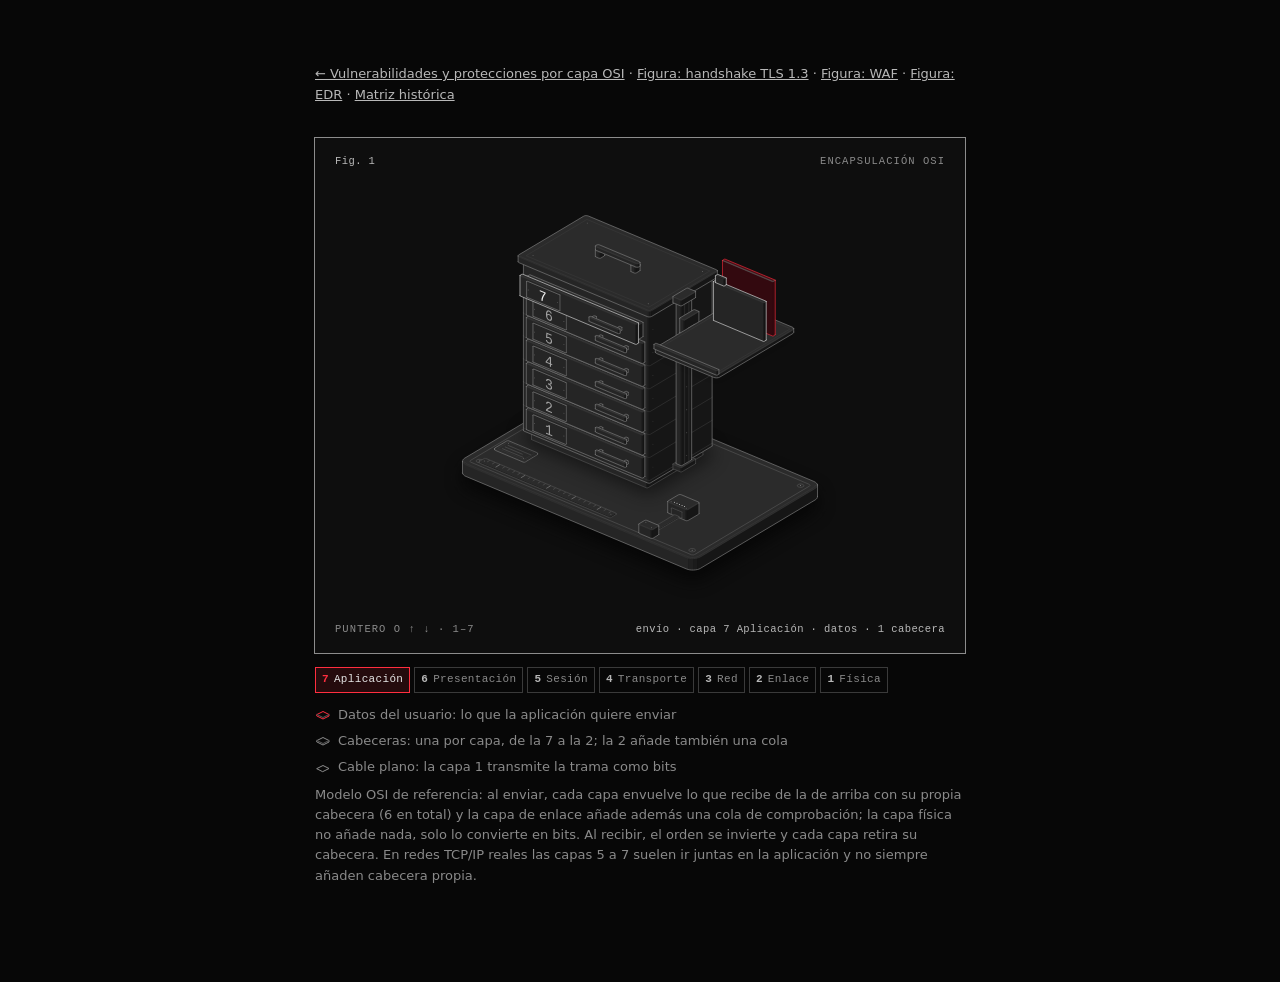
<file: docs/figuras/encapsulacion/index.html>
<!doctype html><html lang="es">
<!-- Figura hecha con el kit de anatomy (MIT), https://github.com/wheresryan22/anatomy commit 1482e84, incrustado en esta página.
MIT License

Copyright (c) 2026 Ryan

Permission is hereby granted, free of charge, to any person obtaining a copy
of this software and associated documentation files (the "Software"), to deal
in the Software without restriction, including without limitation the rights
to use, copy, modify, merge, publish, distribute, sublicense, and/or sell
copies of the Software, and to permit persons to whom the Software is
furnished to do so, subject to the following conditions:

The above copyright notice and this permission notice shall be included in all
copies or substantial portions of the Software.

THE SOFTWARE IS PROVIDED "AS IS", WITHOUT WARRANTY OF ANY KIND, EXPRESS OR
IMPLIED, INCLUDING BUT NOT LIMITED TO THE WARRANTIES OF MERCHANTABILITY,
FITNESS FOR A PARTICULAR PURPOSE AND NONINFRINGEMENT. IN NO EVENT SHALL THE
AUTHORS OR COPYRIGHT HOLDERS BE LIABLE FOR ANY CLAIM, DAMAGES OR OTHER
LIABILITY, WHETHER IN AN ACTION OF CONTRACT, TORT OR OTHERWISE, ARISING FROM,
OUT OF OR IN CONNECTION WITH THE SOFTWARE OR THE USE OR OTHER DEALINGS IN THE
SOFTWARE.
--><head><meta charset="utf-8"><meta name="viewport" content="width=device-width, initial-scale=1"><title>Encapsulación OSI</title><meta name="description" content="Figura interactiva: cómo cada capa OSI añade su cabecera al enviar y la retira al recibir."><style>
.iso{
  --anatomy-page:#0b0b0b;--anatomy-card:#131313;--anatomy-text:#a3a3a3;--anatomy-strong:#e6e6e6;--anatomy-muted:#6e6e6e;
  --anatomy-paper:#131313;--anatomy-face:#1b1b1b;--anatomy-top:#1c1c1c;
  --anatomy-shade-0:#0f0f0f;--anatomy-shade-1:#121212;--anatomy-shade-2:#151515;--anatomy-shade-3:#181818;
  --anatomy-lit-top:#262626;--anatomy-lit-shade:#1d1d1d;
  --anatomy-hi:#d4d4d4;--anatomy-mid:#6a6a6a;--anatomy-lo:#3e3e3e;--anatomy-faint:#2a2a2a;--anatomy-lit:#ffffff;
  --anatomy-halo:#050505;--anatomy-halo-opacity:.9;--anatomy-dot:#e6e6e6;
  --anatomy-red:#ff6b6b;--anatomy-green:#6be0a0;--anatomy-blue:#6b9bff;
  --anatomy-weight:.6px;--anatomy-ease:cubic-bezier(.32,.72,0,1);
  --anatomy-mono:ui-monospace,"SF Mono",Menlo,Consolas,monospace;
  --anatomy-lift:inset 0 1px 0 0 #ffffff0a,inset 0 0 0 1px #ffffff06,0 0 0 1px #00000026,0 1px 1px -.5px #00000014,0 3px 3px -1.5px #00000014,0 6px 6px -3px #00000014,0 12px 12px -6px #00000014;
}
.iso[data-theme="light"]{
  --anatomy-page:#f2f2ef;--anatomy-card:#fbfbfa;--anatomy-text:#57575a;--anatomy-strong:#18181a;--anatomy-muted:#8c8c90;
  --anatomy-paper:#fbfbfa;--anatomy-face:#ffffff;--anatomy-top:#ffffff;
  --anatomy-shade-0:#dcdcd9;--anatomy-shade-1:#e5e5e2;--anatomy-shade-2:#ededea;--anatomy-shade-3:#f4f4f1;
  --anatomy-lit-top:#ffffff;--anatomy-lit-shade:#eeeeeb;
  --anatomy-hi:#26262a;--anatomy-mid:#8a8a8f;--anatomy-lo:#b4b4b8;--anatomy-faint:#d4d4d6;--anatomy-lit:#000000;
  --anatomy-halo:#8a8a80;--anatomy-halo-opacity:.32;--anatomy-dot:#3a3a3e;
  --anatomy-red:#e5484d;--anatomy-green:#30a46c;--anatomy-blue:#3e63dd;
  --anatomy-lift:inset 0 1px 0 0 #ffffff,0 0 0 1px #0000000f,0 1px 1px -.5px #0000000a,0 3px 3px -1.5px #0000000a,0 6px 6px -3px #0000000a,0 12px 12px -6px #0000000a;
}
.iso-svg{display:block;width:100%;height:auto;overflow:visible}
.iso-svg path,.iso-svg circle{vector-effect:non-scaling-stroke}
.iso-fill{fill:var(--anatomy-paper);stroke:none}
.iso-solid[data-lit]>.iso-fill{fill:var(--anatomy-face)}
.iso-shade,.iso-top{stroke:none}
.iso-shade[data-shade="0"]{fill:var(--anatomy-shade-0)}
.iso-shade[data-shade="1"]{fill:var(--anatomy-shade-1)}
.iso-shade[data-shade="2"]{fill:var(--anatomy-shade-2)}
.iso-shade[data-shade="3"]{fill:var(--anatomy-shade-3)}
.iso-top{fill:var(--anatomy-top)}
.iso-solid[data-lit]>.iso-top{fill:var(--anatomy-lit-top)}
.iso-solid[data-lit]>.iso-shade{fill:var(--anatomy-lit-shade)}
.iso-solid[data-seamless]>.iso-shade,.iso-solid[data-seamless]>.iso-top{stroke-width:.4;stroke-linejoin:round}
.iso-solid[data-seamless]>.iso-shade[data-shade="0"]{stroke:var(--anatomy-shade-0)}
.iso-solid[data-seamless]>.iso-shade[data-shade="1"]{stroke:var(--anatomy-shade-1)}
.iso-solid[data-seamless]>.iso-shade[data-shade="2"]{stroke:var(--anatomy-shade-2)}
.iso-solid[data-seamless]>.iso-shade[data-shade="3"]{stroke:var(--anatomy-shade-3)}
.iso-solid[data-seamless]>.iso-top{stroke:var(--anatomy-top)}
.iso-solid[data-seamless][data-lit]>.iso-top{stroke:var(--anatomy-lit-top)}
.iso-solid[data-seamless][data-lit]>.iso-shade{stroke:var(--anatomy-lit-shade)}
.iso-solid[data-lit]>.iso-edge{stroke:var(--anatomy-lit)}
.iso-halo{fill:var(--anatomy-halo);stroke:none;filter:blur(9px);opacity:var(--anatomy-halo-opacity);transform:translateY(3px)}
.iso-line{fill:none;stroke:var(--anatomy-lo);stroke-width:var(--anatomy-weight);stroke-linecap:round;stroke-linejoin:round}
.iso-line[data-tone="hi"]{stroke:var(--anatomy-hi)}
.iso-line[data-tone="mid"]{stroke:var(--anatomy-mid)}
.iso-line[data-tone="lo"]{stroke:var(--anatomy-lo)}
.iso-line[data-tone="faint"]{stroke:var(--anatomy-faint)}
.iso-line[data-tone="lit"]{stroke:var(--anatomy-lit)}
.iso-line[data-tone="red"]{stroke:var(--anatomy-red)}
.iso-line[data-tone="green"]{stroke:var(--anatomy-green)}
.iso-line[data-tone="blue"]{stroke:var(--anatomy-blue)}
.iso-line[data-dotted]{stroke-dasharray:.01 3.5;stroke-width:1}
.iso-line[data-dashed]{stroke-dasharray:3 3}
.iso-line[data-flow]{stroke-dasharray:2 6}
.iso-wire-end{fill:var(--anatomy-paper);stroke:var(--anatomy-lo);stroke-width:var(--anatomy-weight)}
.iso-wire[data-tone="hi"] .iso-wire-end{stroke:var(--anatomy-hi)}
.iso-wire[data-tone="mid"] .iso-wire-end{stroke:var(--anatomy-mid)}
.iso-wire[data-tone="faint"] .iso-wire-end{stroke:var(--anatomy-faint)}
.iso-wire[data-tone="lit"] .iso-wire-end{stroke:var(--anatomy-lit)}
.iso-dots circle{fill:var(--anatomy-dot);stroke:none;opacity:.32}
.iso-dots[data-tone="hi"] circle{opacity:.85}
.iso-dots[data-tone="mid"] circle{opacity:.45}
.iso-dots[data-tone="lo"] circle{opacity:.22}
.iso-dots[data-tone="faint"] circle{opacity:.12}
.iso-face-text{fill:var(--anatomy-mid);font-family:var(--anatomy-mono);letter-spacing:.04em}
.iso-face-text[data-tone="hi"]{fill:var(--anatomy-hi)}
.iso-face-text[data-tone="lo"]{fill:var(--anatomy-lo)}
.iso-face-text[data-tone="faint"]{fill:var(--anatomy-faint)}
.tb-body{fill:var(--anatomy-shade-2);stroke:none}
.tb-shine{fill:var(--anatomy-top);stroke:none}
.tb-shade{fill:var(--anatomy-shade-0);stroke:none}
.tb-ring{fill:none;stroke:var(--anatomy-lo);stroke-width:.45;stroke-linecap:butt;stroke-linejoin:round}
.tb-ring[data-tone="mid"]{stroke:var(--anatomy-mid)}
.tb-ring[data-tone="faint"]{stroke:var(--anatomy-faint)}
.tb-ring[data-tone="hi"]{stroke:var(--anatomy-hi)}
@keyframes iso-flow{to{stroke-dashoffset:-32}}
@keyframes iso-pulse{0%,100%{opacity:.18}12%{opacity:1}40%{opacity:.18}}
.iso-line[data-flow]{animation:iso-flow 1600ms linear infinite}
.iso-dots circle[data-pulse]{animation:iso-pulse 1600ms steps(1,end) infinite;animation-delay:var(--pulse-at,0ms)}
.iso-figure{margin:32px 0 36px}
.iso-plate{position:relative;padding:52px 24px;border-radius:0;background:var(--anatomy-card);box-shadow:0 0 0 1px var(--anatomy-mid);--anatomy-paper:var(--anatomy-card)}
.iso-plate-corners{position:absolute;inset:18px 20px;pointer-events:none}
.iso-plate-corner{position:absolute;color:var(--anatomy-muted);font-family:var(--anatomy-mono);font-size:10.5px;line-height:1;letter-spacing:.04em;white-space:nowrap}
.iso-plate-corner[data-corner="fig"]{top:0;left:0;color:var(--anatomy-text)}
.iso-plate-corner[data-corner="title"]{top:0;right:0;text-transform:uppercase;letter-spacing:.1em}
.iso-plate-corner[data-corner="hint"]{bottom:0;left:0;text-transform:uppercase;letter-spacing:.1em}
.iso-plate-corner[data-corner="readout"]{right:0;bottom:0;color:var(--anatomy-text);font-variant-numeric:tabular-nums}
.iso-plate .iso-svg{margin:0 auto}
.iso-legend{display:grid;gap:8px;margin-top:12px;color:var(--anatomy-muted);font-size:13px;line-height:1.55}
.iso-keys{display:flex;flex-wrap:wrap;gap:6px 18px}
.iso-key{display:inline-flex;align-items:center;gap:7px}
.iso-swatch{width:16px;height:10px;flex:none;overflow:visible}
.iso-swatch path{fill:none;stroke:var(--anatomy-hi);stroke-width:1;vector-effect:non-scaling-stroke;stroke-linejoin:round;stroke-linecap:round}
.iso-swatch[data-mark="raised"] path,.iso-swatch[data-mark="flat"] path{stroke:var(--anatomy-mid)}
.iso-swatch[data-mark="lit"] path{stroke:var(--anatomy-lit)}
.iso-swatch[data-mark="dim"] path{stroke:var(--anatomy-lo)}
.iso-swatch[data-mark="dotted"] path{stroke-dasharray:.01 3;stroke-width:1.4}
.iso-swatch[data-mark="dashed"] path{stroke-dasharray:3 2.5}
.iso-swatch[data-mark="red"] path{stroke:var(--anatomy-red)}
.iso-swatch[data-mark="green"] path{stroke:var(--anatomy-green)}
.iso-swatch[data-mark="blue"] path{stroke:var(--anatomy-blue)}
.iso-swatch-crease{stroke:var(--anatomy-lo)!important}
@media (max-width:560px){.iso-plate{padding:48px 12px 70px}.iso-plate-corner[data-corner="hint"]{bottom:18px}}
@media (prefers-reduced-motion:reduce){.iso-line[data-flow],.iso-dots circle[data-pulse]{animation:none}}

*{box-sizing:border-box}
html{color-scheme:dark}
body[data-theme="light"]{color-scheme:light}
body{margin:0;background:var(--anatomy-page);color:var(--anatomy-text);font:14px/1.6 ui-sans-serif,system-ui,-apple-system,"Segoe UI",sans-serif;-webkit-font-smoothing:antialiased}
.iso-page{width:min(650px,100% - 32px);margin:64px auto 96px}
</style></head><body class="iso" data-theme="dark"><main class="iso-page"><p style="margin:0 0 14px;font-size:13px"><a href="../../" style="color:inherit">← Vulnerabilidades y protecciones por capa OSI</a> · <a href="../tls/" style="color:inherit">Figura: handshake TLS 1.3</a> · <a href="../waf/" style="color:inherit">Figura: WAF</a> · <a href="../edr/" style="color:inherit">Figura: EDR</a> · <a href="../../historico/" style="color:inherit">Matriz histórica</a></p><style>
.iso{--anatomy-lit:#ff2e3f;--anatomy-lit-top:#4a0f16;--anatomy-lit-shade:#33090f;--anatomy-page:#070707;--anatomy-card:#0e0e0e;--anatomy-paper:#0e0e0e;
  --anatomy-face:#262626;--anatomy-top:#2b2b2b;--anatomy-shade-0:#161616;--anatomy-shade-1:#1b1b1b;--anatomy-shade-2:#202020;--anatomy-shade-3:#252525;
  --anatomy-hi:#ededed;--anatomy-mid:#8c8c8c;--anatomy-lo:#5a5a5a;--anatomy-faint:#3a3a3a;--anatomy-text:#b8b8b8;--anatomy-muted:#8a8a8a;--anatomy-dot:#f0f0f0}
.iso[data-theme="light"]{--anatomy-lit:#d0142a;--anatomy-lit-top:#fde4e7;--anatomy-lit-shade:#f6cdd2;--anatomy-page:#f2f2ef;--anatomy-card:#fbfbfa;--anatomy-paper:#fbfbfa}
.iso-solid[data-lit]>.iso-fill{fill:var(--anatomy-lit-shade)}
[data-part="bits"] circle{fill:var(--anatomy-lit)}
[data-drawer][data-on] [data-front]>.iso-solid:first-child>.iso-edge{stroke:var(--anatomy-hi)}
[data-drawer] .iso-face-text{transition:fill .3s}
[data-drawer]:not([data-on]) .iso-face-text{opacity:.62}
[data-drawer] .iso-face-text{transition:opacity .3s}
.iso-stage{outline:none;touch-action:pan-y;cursor:ns-resize}
.iso-stage:focus-visible{outline:1px solid var(--anatomy-muted);outline-offset:6px}
.osi-legend{list-style:none;margin:14px 0 0;padding:0;display:flex;flex-wrap:wrap;gap:6px 6px;font-family:var(--anatomy-mono);font-size:12px;letter-spacing:.03em}
.osi-legend li{padding:3px 8px;border:1px solid var(--anatomy-faint);color:var(--anatomy-muted);cursor:pointer;transition:color .25s,border-color .25s,background .25s}
.osi-legend li b{font-weight:600;margin-right:5px;color:var(--anatomy-text)}
.osi-legend li[data-on]{color:var(--anatomy-strong);border-color:var(--anatomy-lit);background:color-mix(in srgb,var(--anatomy-lit) 12%,transparent)}
.osi-legend li[data-on] b{color:var(--anatomy-lit)}
@media (min-width:1000px){.osi-legend{flex-wrap:nowrap;gap:4px;font-size:11px}.osi-legend li{padding:3px 6px;white-space:nowrap}}
@media (max-width:640px){
  .iso-plate{overflow:hidden}
  .iso-plate .iso-stage .iso-svg{width:118%;margin:-4% -9% -3%}
  .osi-legend{font-size:11.5px;gap:5px}
}
</style><figure class="iso-figure"><div class="iso-plate"><div class="iso-plate-corners" aria-hidden="true"><span class="iso-plate-corner" data-corner="fig">Fig. 1</span><span class="iso-plate-corner" data-corner="title">Encapsulación OSI</span><span class="iso-plate-corner" data-corner="hint">Puntero o ↑ ↓ · 1–7</span><span class="iso-plate-corner" data-corner="readout" data-readout>capa 7 Aplicación · datos · 1 cabecera</span></div><div class="iso-stage" tabindex="0" role="slider" aria-label="Encapsulación OSI: flechas arriba y abajo, o teclas 1 a 7, eligen la capa" aria-valuemin="1" aria-valuemax="7" aria-valuenow="7"><svg xmlns="http://www.w3.org/2000/svg" class="iso-svg" viewBox="0 0 600 410" role="img" aria-label="Un archivador de siete cajones numerados del 7 (Aplicación) arriba al 1 (Física) abajo. A su derecha, un montacargas lleva una bandeja con una ficha roja de datos. Al bajar de cajón en cajón, cada capa añade una ficha delante, su cabecera; la capa 2 añade además una cola detrás. Abajo, la capa 1 envía todo como bits por un cable plano hasta una toma. Al recibir, el recorrido se invierte y cada capa retira su cabecera."><path class="iso-halo" d="M123.1 277.9L123.2 276.9L123.6 276L124.3 275.1L125.4 274.3L239.8 206.1L241.2 205.5L242.8 204.9L244.6 204.6L246.5 204.4L248.5 204.4L250.4 204.6L252.1 205L253.7 205.5L473.4 297.7L474.7 298.4L475.8 299.2L476.5 300.1L476.9 301L476.9 312.4L476.8 313.4L476.4 314.4L475.7 315.3L474.6 316.1L360.2 384.2L358.8 384.9L357.2 385.4L355.4 385.8L353.5 386L351.5 385.9L349.6 385.8L347.9 385.4L346.3 384.8L126.6 292.7L125.3 292L124.2 291.2L123.5 290.3L123.1 289.3Z"/><g class="iso-solid"><path class="iso-fill" d="M239.5 230.2L239.8 229.1L240.6 228.1L241.8 227.2L243.4 226.4L245.3 225.8L247.5 225.5L249.7 225.4L251.9 225.6L253.9 225.9L255.8 226.6L257.3 227.4L258.4 228.3L259.1 229.4L259.3 230.5L259.3 232.5L259 233.6L258.2 234.6L257 235.5L255.4 236.3L253.5 236.8L251.4 237.2L249.2 237.3L247 237.1L244.9 236.7L243.1 236.1L241.5 235.3L240.4 234.4L239.7 233.3L239.5 232.2Z"/><path class="iso-shade" data-shade="0" d="M257 235.5L255.4 236.3L255.4 234.3L257 233.5ZM255.4 236.3L253.5 236.8L253.5 234.8L255.4 234.3ZM259.3 232.5L259 233.6L259 231.6L259.3 230.5ZM259 233.6L258.2 234.6L258.2 232.6L259 231.6ZM258.2 234.6L257 235.5L257 233.5L258.2 232.6Z"/><path class="iso-shade" data-shade="1" d="M253.5 236.8L251.4 237.2L251.4 235.2L253.5 234.8ZM251.4 237.2L249.2 237.3L249.2 235.3L251.4 235.2Z"/><path class="iso-shade" data-shade="2" d="M249.2 237.3L247 237.1L247 235.1L249.2 235.3ZM247 237.1L244.9 236.7L244.9 234.7L247 235.1Z"/><path class="iso-shade" data-shade="3" d="M244.9 236.7L243.1 236.1L243.1 234.1L244.9 234.7ZM243.1 236.1L241.5 235.3L241.5 233.3L243.1 234.1ZM241.5 235.3L240.4 234.4L240.4 232.4L241.5 233.3ZM240.4 234.4L239.7 233.3L239.7 231.3L240.4 232.4ZM239.7 233.3L239.5 232.2L239.5 230.2L239.7 231.3Z"/><path class="iso-top" d="M257 233.5L255.4 234.3L253.5 234.8L251.4 235.2L249.2 235.3L247 235.1L244.9 234.7L243.1 234.1L241.5 233.3L240.4 232.4L239.7 231.3L239.5 230.2L239.8 229.1L240.6 228.1L241.8 227.2L243.4 226.4L245.3 225.8L247.5 225.5L249.7 225.4L251.9 225.6L253.9 225.9L255.8 226.6L257.3 227.4L258.4 228.3L259.1 229.4L259.3 230.5L259 231.6L258.2 232.6Z"/><path class="iso-line iso-crease" data-tone="faint" d="M259.3 230.5L259 231.6L258.2 232.6L257 233.5L255.4 234.3L253.5 234.8L251.4 235.2L249.2 235.3L247 235.1L244.9 234.7L243.1 234.1L241.5 233.3L240.4 232.4L239.7 231.3L239.5 230.2"/><path class="iso-line iso-edge" data-tone="lo" d="M239.5 230.2L239.8 229.1L240.6 228.1L241.8 227.2L243.4 226.4L245.3 225.8L247.5 225.5L249.7 225.4L251.9 225.6L253.9 225.9L255.8 226.6L257.3 227.4L258.4 228.3L259.1 229.4L259.3 230.5M259.3 232.5L259 233.6L258.2 234.6L257 235.5L255.4 236.3L253.5 236.8L251.4 237.2L249.2 237.3L247 237.1L244.9 236.7L243.1 236.1L241.5 235.3L240.4 234.4L239.7 233.3L239.5 232.2M239.5 230.2L239.5 232.2M259.3 230.5L259.3 232.5"/></g><g class="iso-solid"><path class="iso-fill" d="M241.8 225.1L242.1 224.3L242.7 223.5L243.6 222.8L244.8 222.2L246.3 221.7L247.9 221.5L249.6 221.4L251.3 221.5L252.9 221.8L254.3 222.3L255.5 222.9L256.3 223.6L256.8 224.5L257 225.3L257 230.4L256.8 231.3L256.2 232.1L255.2 232.8L254 233.4L252.5 233.8L250.9 234.1L249.2 234.1L247.5 234L246 233.7L244.5 233.2L243.4 232.6L242.5 231.9L242 231.1L241.8 230.2Z"/><path class="iso-shade" data-shade="0" d="M255.2 232.8L254 233.4L254 228.2L255.2 227.6ZM254 233.4L252.5 233.8L252.5 228.7L254 228.2ZM257 230.4L256.8 231.3L256.8 226.1L257 225.3ZM256.8 231.3L256.2 232.1L256.2 226.9L256.8 226.1ZM256.2 232.1L255.2 232.8L255.2 227.6L256.2 226.9Z"/><path class="iso-shade" data-shade="1" d="M252.5 233.8L250.9 234.1L250.9 228.9L252.5 228.7ZM250.9 234.1L249.2 234.1L249.2 229L250.9 228.9Z"/><path class="iso-shade" data-shade="2" d="M249.2 234.1L247.5 234L247.5 228.9L249.2 229ZM247.5 234L246 233.7L246 228.6L247.5 228.9Z"/><path class="iso-shade" data-shade="3" d="M246 233.7L244.5 233.2L244.5 228.1L246 228.6ZM244.5 233.2L243.4 232.6L243.4 227.5L244.5 228.1ZM243.4 232.6L242.5 231.9L242.5 226.8L243.4 227.5ZM242.5 231.9L242 231.1L242 226L242.5 226.8ZM242 231.1L241.8 230.2L241.8 225.1L242 226Z"/><path class="iso-top" d="M255.2 227.6L254 228.2L252.5 228.7L250.9 228.9L249.2 229L247.5 228.9L246 228.6L244.5 228.1L243.4 227.5L242.5 226.8L242 226L241.8 225.1L242.1 224.3L242.7 223.5L243.6 222.8L244.8 222.2L246.3 221.7L247.9 221.5L249.6 221.4L251.3 221.5L252.9 221.8L254.3 222.3L255.5 222.9L256.3 223.6L256.8 224.5L257 225.3L256.8 226.1L256.2 226.9Z"/><path class="iso-line iso-crease" data-tone="faint" d="M257 225.3L256.8 226.1L256.2 226.9L255.2 227.6L254 228.2L252.5 228.7L250.9 228.9L249.2 229L247.5 228.9L246 228.6L244.5 228.1L243.4 227.5L242.5 226.8L242 226L241.8 225.1"/><path class="iso-line iso-edge" data-tone="mid" d="M241.8 225.1L242.1 224.3L242.7 223.5L243.6 222.8L244.8 222.2L246.3 221.7L247.9 221.5L249.6 221.4L251.3 221.5L252.9 221.8L254.3 222.3L255.5 222.9L256.3 223.6L256.8 224.5L257 225.3M257 230.4L256.8 231.3L256.2 232.1L255.2 232.8L254 233.4L252.5 233.8L250.9 234.1L249.2 234.1L247.5 234L246 233.7L244.5 233.2L243.4 232.6L242.5 231.9L242 231.1L241.8 230.2M241.8 225.1L241.8 230.2M257 225.3L257 230.4"/></g><g class="iso-solid"><path class="iso-fill" d="M146.3 285.8L146.6 284.7L147.4 283.6L148.6 282.7L150.2 281.9L152.1 281.4L154.2 281L156.5 280.9L158.6 281.1L160.7 281.5L162.6 282.1L164.1 282.9L165.2 283.8L165.9 284.9L166.1 286L166.1 288L165.8 289.1L165 290.1L163.8 291.1L162.2 291.8L160.3 292.4L158.2 292.7L156 292.8L153.8 292.7L151.7 292.3L149.9 291.7L148.3 290.9L147.2 289.9L146.5 288.9L146.3 287.8Z"/><path class="iso-shade" data-shade="0" d="M163.8 291.1L162.2 291.8L162.2 289.8L163.8 289.1ZM162.2 291.8L160.3 292.4L160.3 290.4L162.2 289.8ZM166.1 288L165.8 289.1L165.8 287.1L166.1 286ZM165.8 289.1L165 290.1L165 288.1L165.8 287.1ZM165 290.1L163.8 291.1L163.8 289.1L165 288.1Z"/><path class="iso-shade" data-shade="1" d="M160.3 292.4L158.2 292.7L158.2 290.7L160.3 290.4ZM158.2 292.7L156 292.8L156 290.8L158.2 290.7Z"/><path class="iso-shade" data-shade="2" d="M156 292.8L153.8 292.7L153.8 290.7L156 290.8ZM153.8 292.7L151.7 292.3L151.7 290.3L153.8 290.7Z"/><path class="iso-shade" data-shade="3" d="M151.7 292.3L149.9 291.7L149.9 289.7L151.7 290.3ZM149.9 291.7L148.3 290.9L148.3 288.9L149.9 289.7ZM148.3 290.9L147.2 289.9L147.2 287.9L148.3 288.9ZM147.2 289.9L146.5 288.9L146.5 286.9L147.2 287.9ZM146.5 288.9L146.3 287.8L146.3 285.8L146.5 286.9Z"/><path class="iso-top" d="M163.8 289.1L162.2 289.8L160.3 290.4L158.2 290.7L156 290.8L153.8 290.7L151.7 290.3L149.9 289.7L148.3 288.9L147.2 287.9L146.5 286.9L146.3 285.8L146.6 284.7L147.4 283.6L148.6 282.7L150.2 281.9L152.1 281.4L154.2 281L156.5 280.9L158.6 281.1L160.7 281.5L162.6 282.1L164.1 282.9L165.2 283.8L165.9 284.9L166.1 286L165.8 287.1L165 288.1Z"/><path class="iso-line iso-crease" data-tone="faint" d="M166.1 286L165.8 287.1L165 288.1L163.8 289.1L162.2 289.8L160.3 290.4L158.2 290.7L156 290.8L153.8 290.7L151.7 290.3L149.9 289.7L148.3 288.9L147.2 287.9L146.5 286.9L146.3 285.8"/><path class="iso-line iso-edge" data-tone="lo" d="M146.3 285.8L146.6 284.7L147.4 283.6L148.6 282.7L150.2 281.9L152.1 281.4L154.2 281L156.5 280.9L158.6 281.1L160.7 281.5L162.6 282.1L164.1 282.9L165.2 283.8L165.9 284.9L166.1 286M166.1 288L165.8 289.1L165 290.1L163.8 291.1L162.2 291.8L160.3 292.4L158.2 292.7L156 292.8L153.8 292.7L151.7 292.3L149.9 291.7L148.3 290.9L147.2 289.9L146.5 288.9L146.3 287.8M146.3 285.8L146.3 287.8M166.1 286L166.1 288"/></g><g class="iso-solid"><path class="iso-fill" d="M148.6 280.6L148.9 279.8L149.5 279L150.4 278.3L151.6 277.7L153.1 277.3L154.7 277L156.4 277L158.1 277.1L159.7 277.4L161.1 277.8L162.2 278.5L163.1 279.2L163.6 280L163.8 280.8L163.8 286L163.6 286.8L163 287.6L162 288.3L160.8 288.9L159.3 289.3L157.7 289.6L156 289.7L154.3 289.6L152.7 289.3L151.3 288.8L150.2 288.2L149.3 287.4L148.8 286.6L148.6 285.8Z"/><path class="iso-shade" data-shade="0" d="M162 288.3L160.8 288.9L160.8 283.8L162 283.2ZM160.8 288.9L159.3 289.3L159.3 284.2L160.8 283.8ZM163.8 286L163.6 286.8L163.6 281.7L163.8 280.8ZM163.6 286.8L163 287.6L163 282.5L163.6 281.7ZM163 287.6L162 288.3L162 283.2L163 282.5Z"/><path class="iso-shade" data-shade="1" d="M159.3 289.3L157.7 289.6L157.7 284.5L159.3 284.2ZM157.7 289.6L156 289.7L156 284.5L157.7 284.5Z"/><path class="iso-shade" data-shade="2" d="M156 289.7L154.3 289.6L154.3 284.4L156 284.5ZM154.3 289.6L152.7 289.3L152.7 284.1L154.3 284.4Z"/><path class="iso-shade" data-shade="3" d="M152.7 289.3L151.3 288.8L151.3 283.6L152.7 284.1ZM151.3 288.8L150.2 288.2L150.2 283L151.3 283.6ZM150.2 288.2L149.3 287.4L149.3 282.3L150.2 283ZM149.3 287.4L148.8 286.6L148.8 281.5L149.3 282.3ZM148.8 286.6L148.6 285.8L148.6 280.6L148.8 281.5Z"/><path class="iso-top" d="M162 283.2L160.8 283.8L159.3 284.2L157.7 284.5L156 284.5L154.3 284.4L152.7 284.1L151.3 283.6L150.2 283L149.3 282.3L148.8 281.5L148.6 280.6L148.9 279.8L149.5 279L150.4 278.3L151.6 277.7L153.1 277.3L154.7 277L156.4 277L158.1 277.1L159.7 277.4L161.1 277.8L162.2 278.5L163.1 279.2L163.6 280L163.8 280.8L163.6 281.7L163 282.5Z"/><path class="iso-line iso-crease" data-tone="faint" d="M163.8 280.8L163.6 281.7L163 282.5L162 283.2L160.8 283.8L159.3 284.2L157.7 284.5L156 284.5L154.3 284.4L152.7 284.1L151.3 283.6L150.2 283L149.3 282.3L148.8 281.5L148.6 280.6"/><path class="iso-line iso-edge" data-tone="mid" d="M148.6 280.6L148.9 279.8L149.5 279L150.4 278.3L151.6 277.7L153.1 277.3L154.7 277L156.4 277L158.1 277.1L159.7 277.4L161.1 277.8L162.2 278.5L163.1 279.2L163.6 280L163.8 280.8M163.8 286L163.6 286.8L163 287.6L162 288.3L160.8 288.9L159.3 289.3L157.7 289.6L156 289.7L154.3 289.6L152.7 289.3L151.3 288.8L150.2 288.2L149.3 287.4L148.8 286.6L148.6 285.8M148.6 280.6L148.6 285.8M163.8 280.8L163.8 286"/></g><g class="iso-solid"><path class="iso-fill" d="M433.9 311.8L434.2 310.7L435 309.6L436.2 308.7L437.8 308L439.7 307.4L441.8 307L444 307L446.2 307.1L448.3 307.5L450.1 308.1L451.7 308.9L452.8 309.9L453.5 310.9L453.7 312L453.7 314L453.4 315.1L452.6 316.1L451.4 317.1L449.8 317.8L447.9 318.4L445.8 318.7L443.5 318.8L441.4 318.7L439.3 318.3L437.4 317.7L435.9 316.9L434.8 315.9L434.1 314.9L433.9 313.8Z"/><path class="iso-shade" data-shade="0" d="M451.4 317.1L449.8 317.8L449.8 315.8L451.4 315.1ZM449.8 317.8L447.9 318.4L447.9 316.4L449.8 315.8ZM453.7 314L453.4 315.1L453.4 313.1L453.7 312ZM453.4 315.1L452.6 316.1L452.6 314.1L453.4 313.1ZM452.6 316.1L451.4 317.1L451.4 315.1L452.6 314.1Z"/><path class="iso-shade" data-shade="1" d="M447.9 318.4L445.8 318.7L445.8 316.7L447.9 316.4ZM445.8 318.7L443.5 318.8L443.5 316.8L445.8 316.7Z"/><path class="iso-shade" data-shade="2" d="M443.5 318.8L441.4 318.7L441.4 316.7L443.5 316.8ZM441.4 318.7L439.3 318.3L439.3 316.3L441.4 316.7Z"/><path class="iso-shade" data-shade="3" d="M439.3 318.3L437.4 317.7L437.4 315.7L439.3 316.3ZM437.4 317.7L435.9 316.9L435.9 314.9L437.4 315.7ZM435.9 316.9L434.8 315.9L434.8 313.9L435.9 314.9ZM434.8 315.9L434.1 314.9L434.1 312.9L434.8 313.9ZM434.1 314.9L433.9 313.8L433.9 311.8L434.1 312.9Z"/><path class="iso-top" d="M451.4 315.1L449.8 315.8L447.9 316.4L445.8 316.7L443.5 316.8L441.4 316.7L439.3 316.3L437.4 315.7L435.9 314.9L434.8 313.9L434.1 312.9L433.9 311.8L434.2 310.7L435 309.6L436.2 308.7L437.8 308L439.7 307.4L441.8 307L444 307L446.2 307.1L448.3 307.5L450.1 308.1L451.7 308.9L452.8 309.9L453.5 310.9L453.7 312L453.4 313.1L452.6 314.1Z"/><path class="iso-line iso-crease" data-tone="faint" d="M453.7 312L453.4 313.1L452.6 314.1L451.4 315.1L449.8 315.8L447.9 316.4L445.8 316.7L443.5 316.8L441.4 316.7L439.3 316.3L437.4 315.7L435.9 314.9L434.8 313.9L434.1 312.9L433.9 311.8"/><path class="iso-line iso-edge" data-tone="lo" d="M433.9 311.8L434.2 310.7L435 309.6L436.2 308.7L437.8 308L439.7 307.4L441.8 307L444 307L446.2 307.1L448.3 307.5L450.1 308.1L451.7 308.9L452.8 309.9L453.5 310.9L453.7 312M453.7 314L453.4 315.1L452.6 316.1L451.4 317.1L449.8 317.8L447.9 318.4L445.8 318.7L443.5 318.8L441.4 318.7L439.3 318.3L437.4 317.7L435.9 316.9L434.8 315.9L434.1 314.9L433.9 313.8M433.9 311.8L433.9 313.8M453.7 312L453.7 314"/></g><g class="iso-solid"><path class="iso-fill" d="M436.2 306.7L436.4 305.8L437 305L438 304.3L439.2 303.7L440.7 303.3L442.3 303L444 303L445.7 303.1L447.3 303.4L448.7 303.9L449.8 304.5L450.7 305.2L451.2 306L451.4 306.9L451.4 312L451.1 312.8L450.5 313.6L449.6 314.3L448.4 314.9L446.9 315.3L445.3 315.6L443.6 315.7L441.9 315.6L440.3 315.3L438.9 314.8L437.8 314.2L436.9 313.5L436.4 312.6L436.2 311.8Z"/><path class="iso-shade" data-shade="0" d="M449.6 314.3L448.4 314.9L448.4 309.8L449.6 309.2ZM448.4 314.9L446.9 315.3L446.9 310.2L448.4 309.8ZM451.4 312L451.1 312.8L451.1 307.7L451.4 306.9ZM451.1 312.8L450.5 313.6L450.5 308.5L451.1 307.7ZM450.5 313.6L449.6 314.3L449.6 309.2L450.5 308.5Z"/><path class="iso-shade" data-shade="1" d="M446.9 315.3L445.3 315.6L445.3 310.5L446.9 310.2ZM445.3 315.6L443.6 315.7L443.6 310.5L445.3 310.5Z"/><path class="iso-shade" data-shade="2" d="M443.6 315.7L441.9 315.6L441.9 310.4L443.6 310.5ZM441.9 315.6L440.3 315.3L440.3 310.1L441.9 310.4Z"/><path class="iso-shade" data-shade="3" d="M440.3 315.3L438.9 314.8L438.9 309.7L440.3 310.1ZM438.9 314.8L437.8 314.2L437.8 309L438.9 309.7ZM437.8 314.2L436.9 313.5L436.9 308.3L437.8 309ZM436.9 313.5L436.4 312.6L436.4 307.5L436.9 308.3ZM436.4 312.6L436.2 311.8L436.2 306.7L436.4 307.5Z"/><path class="iso-top" d="M449.6 309.2L448.4 309.8L446.9 310.2L445.3 310.5L443.6 310.5L441.9 310.4L440.3 310.1L438.9 309.7L437.8 309L436.9 308.3L436.4 307.5L436.2 306.7L436.4 305.8L437 305L438 304.3L439.2 303.7L440.7 303.3L442.3 303L444 303L445.7 303.1L447.3 303.4L448.7 303.9L449.8 304.5L450.7 305.2L451.2 306L451.4 306.9L451.1 307.7L450.5 308.5Z"/><path class="iso-line iso-crease" data-tone="faint" d="M451.4 306.9L451.1 307.7L450.5 308.5L449.6 309.2L448.4 309.8L446.9 310.2L445.3 310.5L443.6 310.5L441.9 310.4L440.3 310.1L438.9 309.7L437.8 309L436.9 308.3L436.4 307.5L436.2 306.7"/><path class="iso-line iso-edge" data-tone="mid" d="M436.2 306.7L436.4 305.8L437 305L438 304.3L439.2 303.7L440.7 303.3L442.3 303L444 303L445.7 303.1L447.3 303.4L448.7 303.9L449.8 304.5L450.7 305.2L451.2 306L451.4 306.9M451.4 312L451.1 312.8L450.5 313.6L449.6 314.3L448.4 314.9L446.9 315.3L445.3 315.6L443.6 315.7L441.9 315.6L440.3 315.3L438.9 314.8L437.8 314.2L436.9 313.5L436.4 312.6L436.2 311.8M436.2 306.7L436.2 311.8M451.4 306.9L451.4 312"/></g><g class="iso-solid"><path class="iso-fill" d="M340.7 367.3L341 366.2L341.8 365.2L343 364.3L344.6 363.5L346.5 362.9L348.6 362.6L350.8 362.5L353 362.6L355.1 363L356.9 363.6L358.5 364.4L359.6 365.4L360.3 366.5L360.5 367.6L360.5 369.6L360.2 370.6L359.4 371.7L358.2 372.6L356.6 373.4L354.7 373.9L352.5 374.3L350.3 374.4L348.1 374.2L346.1 373.8L344.2 373.2L342.7 372.4L341.6 371.5L340.9 370.4L340.7 369.3Z"/><path class="iso-shade" data-shade="0" d="M358.2 372.6L356.6 373.4L356.6 371.4L358.2 370.6ZM356.6 373.4L354.7 373.9L354.7 371.9L356.6 371.4ZM360.5 369.6L360.2 370.6L360.2 368.7L360.5 367.6ZM360.2 370.6L359.4 371.7L359.4 369.7L360.2 368.7ZM359.4 371.7L358.2 372.6L358.2 370.6L359.4 369.7Z"/><path class="iso-shade" data-shade="1" d="M354.7 373.9L352.5 374.3L352.5 372.3L354.7 371.9ZM352.5 374.3L350.3 374.4L350.3 372.4L352.5 372.3Z"/><path class="iso-shade" data-shade="2" d="M350.3 374.4L348.1 374.2L348.1 372.2L350.3 372.4ZM348.1 374.2L346.1 373.8L346.1 371.8L348.1 372.2Z"/><path class="iso-shade" data-shade="3" d="M346.1 373.8L344.2 373.2L344.2 371.2L346.1 371.8ZM344.2 373.2L342.7 372.4L342.7 370.4L344.2 371.2ZM342.7 372.4L341.6 371.5L341.6 369.5L342.7 370.4ZM341.6 371.5L340.9 370.4L340.9 368.4L341.6 369.5ZM340.9 370.4L340.7 369.3L340.7 367.3L340.9 368.4Z"/><path class="iso-top" d="M358.2 370.6L356.6 371.4L354.7 371.9L352.5 372.3L350.3 372.4L348.1 372.2L346.1 371.8L344.2 371.2L342.7 370.4L341.6 369.5L340.9 368.4L340.7 367.3L341 366.2L341.8 365.2L343 364.3L344.6 363.5L346.5 362.9L348.6 362.6L350.8 362.5L353 362.6L355.1 363L356.9 363.6L358.5 364.4L359.6 365.4L360.3 366.5L360.5 367.6L360.2 368.7L359.4 369.7Z"/><path class="iso-line iso-crease" data-tone="faint" d="M360.5 367.6L360.2 368.7L359.4 369.7L358.2 370.6L356.6 371.4L354.7 371.9L352.5 372.3L350.3 372.4L348.1 372.2L346.1 371.8L344.2 371.2L342.7 370.4L341.6 369.5L340.9 368.4L340.7 367.3"/><path class="iso-line iso-edge" data-tone="lo" d="M340.7 367.3L341 366.2L341.8 365.2L343 364.3L344.6 363.5L346.5 362.9L348.6 362.6L350.8 362.5L353 362.6L355.1 363L356.9 363.6L358.5 364.4L359.6 365.4L360.3 366.5L360.5 367.6M360.5 369.6L360.2 370.6L359.4 371.7L358.2 372.6L356.6 373.4L354.7 373.9L352.5 374.3L350.3 374.4L348.1 374.2L346.1 373.8L344.2 373.2L342.7 372.4L341.6 371.5L340.9 370.4L340.7 369.3M340.7 367.3L340.7 369.3M360.5 367.6L360.5 369.6"/></g><g class="iso-solid"><path class="iso-fill" d="M343 362.2L343.2 361.4L343.8 360.6L344.8 359.9L346 359.3L347.5 358.8L349.1 358.6L350.8 358.5L352.5 358.6L354 358.9L355.5 359.4L356.6 360L357.5 360.7L358 361.5L358.2 362.4L358.2 367.5L357.9 368.4L357.3 369.2L356.4 369.9L355.2 370.5L353.7 370.9L352.1 371.1L350.4 371.2L348.7 371.1L347.1 370.8L345.7 370.3L344.5 369.7L343.7 369L343.2 368.2L343 367.3Z"/><path class="iso-shade" data-shade="0" d="M356.4 369.9L355.2 370.5L355.2 365.3L356.4 364.7ZM355.2 370.5L353.7 370.9L353.7 365.7L355.2 365.3ZM358.2 367.5L357.9 368.4L357.9 363.2L358.2 362.4ZM357.9 368.4L357.3 369.2L357.3 364L357.9 363.2ZM357.3 369.2L356.4 369.9L356.4 364.7L357.3 364Z"/><path class="iso-shade" data-shade="1" d="M353.7 370.9L352.1 371.1L352.1 366L353.7 365.7ZM352.1 371.1L350.4 371.2L350.4 366.1L352.1 366Z"/><path class="iso-shade" data-shade="2" d="M350.4 371.2L348.7 371.1L348.7 366L350.4 366.1ZM348.7 371.1L347.1 370.8L347.1 365.7L348.7 366Z"/><path class="iso-shade" data-shade="3" d="M347.1 370.8L345.7 370.3L345.7 365.2L347.1 365.7ZM345.7 370.3L344.5 369.7L344.5 364.6L345.7 365.2ZM344.5 369.7L343.7 369L343.7 363.9L344.5 364.6ZM343.7 369L343.2 368.2L343.2 363L343.7 363.9ZM343.2 368.2L343 367.3L343 362.2L343.2 363Z"/><path class="iso-top" d="M356.4 364.7L355.2 365.3L353.7 365.7L352.1 366L350.4 366.1L348.7 366L347.1 365.7L345.7 365.2L344.5 364.6L343.7 363.9L343.2 363L343 362.2L343.2 361.4L343.8 360.6L344.8 359.9L346 359.3L347.5 358.8L349.1 358.6L350.8 358.5L352.5 358.6L354 358.9L355.5 359.4L356.6 360L357.5 360.7L358 361.5L358.2 362.4L357.9 363.2L357.3 364Z"/><path class="iso-line iso-crease" data-tone="faint" d="M358.2 362.4L357.9 363.2L357.3 364L356.4 364.7L355.2 365.3L353.7 365.7L352.1 366L350.4 366.1L348.7 366L347.1 365.7L345.7 365.2L344.5 364.6L343.7 363.9L343.2 363L343 362.2"/><path class="iso-line iso-edge" data-tone="mid" d="M343 362.2L343.2 361.4L343.8 360.6L344.8 359.9L346 359.3L347.5 358.8L349.1 358.6L350.8 358.5L352.5 358.6L354 358.9L355.5 359.4L356.6 360L357.5 360.7L358 361.5L358.2 362.4M358.2 367.5L357.9 368.4L357.3 369.2L356.4 369.9L355.2 370.5L353.7 370.9L352.1 371.1L350.4 371.2L348.7 371.1L347.1 370.8L345.7 370.3L344.5 369.7L343.7 369L343.2 368.2L343 367.3M343 362.2L343 367.3M358.2 362.4L358.2 367.5"/></g><g class="iso-solid"><path class="iso-fill" d="M123.1 270.8L123.2 269.8L123.6 268.9L124.3 268L125.4 267.2L239.8 199L241.2 198.3L242.8 197.8L244.6 197.4L246.5 197.3L248.5 197.3L250.4 197.5L252.1 197.8L253.7 198.4L473.4 290.5L474.7 291.2L475.8 292L476.5 292.9L476.9 293.9L476.9 305.3L476.8 306.3L476.4 307.2L475.7 308.1L474.6 308.9L360.2 377.1L358.8 377.8L357.2 378.3L355.4 378.6L353.5 378.8L351.5 378.8L349.6 378.6L347.9 378.2L346.3 377.7L126.6 285.5L125.3 284.9L124.2 284L123.5 283.1L123.1 282.2Z"/><path class="iso-shade" data-shade="0" d="M476.9 305.3L476.8 306.3L476.8 294.9L476.9 293.9ZM476.8 306.3L476.4 307.2L476.4 295.8L476.8 294.9ZM476.4 307.2L475.7 308.1L475.7 296.7L476.4 295.8ZM475.7 308.1L474.6 308.9L474.6 297.5L475.7 296.7ZM474.6 308.9L360.2 377.1L360.2 365.7L474.6 297.5ZM360.2 377.1L358.8 377.8L358.8 366.3L360.2 365.7ZM358.8 377.8L357.2 378.3L357.2 366.9L358.8 366.3Z"/><path class="iso-shade" data-shade="1" d="M357.2 378.3L355.4 378.6L355.4 367.2L357.2 366.9ZM355.4 378.6L353.5 378.8L353.5 367.4L355.4 367.2Z"/><path class="iso-shade" data-shade="2" d="M353.5 378.8L351.5 378.8L351.5 367.4L353.5 367.4ZM351.5 378.8L349.6 378.6L349.6 367.2L351.5 367.4ZM349.6 378.6L347.9 378.2L347.9 366.8L349.6 367.2Z"/><path class="iso-shade" data-shade="3" d="M347.9 378.2L346.3 377.7L346.3 366.3L347.9 366.8ZM346.3 377.7L126.6 285.5L126.6 274.1L346.3 366.3ZM126.6 285.5L125.3 284.9L125.3 273.4L126.6 274.1ZM125.3 284.9L124.2 284L124.2 272.6L125.3 273.4ZM124.2 284L123.5 283.1L123.5 271.7L124.2 272.6ZM123.5 283.1L123.1 282.2L123.1 270.8L123.5 271.7Z"/><path class="iso-top" d="M473.4 290.5L474.7 291.2L475.8 292L476.5 292.9L476.9 293.9L476.8 294.9L476.4 295.8L475.7 296.7L474.6 297.5L360.2 365.7L358.8 366.3L357.2 366.9L355.4 367.2L353.5 367.4L351.5 367.4L349.6 367.2L347.9 366.8L346.3 366.3L126.6 274.1L125.3 273.4L124.2 272.6L123.5 271.7L123.1 270.8L123.2 269.8L123.6 268.9L124.3 268L125.4 267.2L239.8 199L241.2 198.3L242.8 197.8L244.6 197.4L246.5 197.3L248.5 197.3L250.4 197.5L252.1 197.8L253.7 198.4Z"/><path class="iso-line iso-crease" data-tone="faint" d="M476.9 293.9L476.8 294.9L476.4 295.8L475.7 296.7L474.6 297.5L360.2 365.7L358.8 366.3L357.2 366.9L355.4 367.2L353.5 367.4L351.5 367.4L349.6 367.2L347.9 366.8L346.3 366.3L126.6 274.1L125.3 273.4L124.2 272.6L123.5 271.7L123.1 270.8"/><path class="iso-line iso-bevel" data-tone="faint" d="M476.9 293.9L474.5 294.7L474.2 295.5L473.7 296.1L472.7 296.8L358.5 364.9L357.4 365.4L356.1 365.8L354.7 366.1L353.3 366.3L351.8 366.3L350.3 366.1L349 365.8L347.7 365.4L128.2 273.3L127.1 272.7L126.3 272.1L125.7 271.4L123.1 270.8"/><path class="iso-line iso-edge" data-tone="mid" d="M123.1 270.8L123.2 269.8L123.6 268.9L124.3 268L125.4 267.2L239.8 199L241.2 198.3L242.8 197.8L244.6 197.4L246.5 197.3L248.5 197.3L250.4 197.5L252.1 197.8L253.7 198.4L473.4 290.5L474.7 291.2L475.8 292L476.5 292.9L476.9 293.9M476.9 305.3L476.8 306.3L476.4 307.2L475.7 308.1L474.6 308.9L360.2 377.1L358.8 377.8L357.2 378.3L355.4 378.6L353.5 378.8L351.5 378.8L349.6 378.6L347.9 378.2L346.3 377.7L126.6 285.5L125.3 284.9L124.2 284L123.5 283.1L123.1 282.2M476.9 293.9L476.9 305.3M123.1 270.8L123.1 282.2"/></g><path class="iso-line" data-tone="lo" d="M468.6 293.4L468.9 293.6L469.2 293.8L469.4 294L469.5 294.2L469.5 294.5L469.4 294.7L469.2 294.9L468.9 295.1L354.5 363.3L354.2 363.4L353.8 363.6L353.3 363.7L352.8 363.7L352.4 363.7L351.9 363.7L351.4 363.6L351 363.4L131.4 271.3L131.1 271.1L130.8 270.9L130.6 270.7L130.5 270.4L130.5 270.2L130.6 270L130.8 269.7L131.1 269.5L245.5 201.4L245.8 201.2L246.2 201.1L246.7 201L247.2 200.9L247.6 201L248.1 201L248.6 201.1L249 201.2Z"/><path class="iso-line" data-tone="lo" d="M250.5 206.7L249.5 207.1L248.3 207.3L247 207.2L245.9 206.9L245.1 206.4L244.7 205.8L244.8 205.2L245.5 204.6L246.5 204.2L247.7 204L249 204.1L250.1 204.4L250.9 204.9L251.3 205.5L251.1 206.2ZM462.6 295.7L461.6 296.1L460.3 296.3L459.1 296.2L457.9 295.9L457.1 295.4L456.8 294.8L456.9 294.1L457.5 293.6L458.5 293.2L459.8 293L461 293.1L462.2 293.4L463 293.9L463.3 294.5L463.2 295.1ZM142.5 271.1L141.5 271.5L140.2 271.7L139 271.6L137.8 271.3L137 270.8L136.7 270.2L136.8 269.5L137.4 269L138.4 268.6L139.7 268.4L140.9 268.5L142.1 268.8L142.9 269.3L143.2 269.9L143.1 270.5ZM354.5 360.1L353.5 360.5L352.3 360.6L351 360.6L349.9 360.3L349.1 359.8L348.7 359.1L348.9 358.5L349.5 357.9L350.5 357.5L351.7 357.4L353 357.4L354.1 357.7L354.9 358.2L355.3 358.9L355.2 359.5Z"/><g class="iso-dots" data-tone="mid"><circle cx="248" cy="205.7" r="0.5"/><circle cx="460" cy="294.6" r="0.5"/><circle cx="140" cy="270" r="0.5"/><circle cx="352" cy="359" r="0.5"/></g><g class="iso-solid"><path class="iso-fill" d="M139.7 270.8L139.9 270.5L144.6 267.7L145.2 267.5L145.8 267.5L146.5 267.6L275.7 321.8L276.1 322.1L276.2 322.5L276.2 323.3L275.9 323.6L271.2 326.4L270.7 326.6L270 326.6L269.4 326.5L140.1 272.3L139.7 272L139.7 271.6Z"/><path class="iso-shade" data-shade="0" d="M276.2 323.3L275.9 323.6L275.9 322.8L276.2 322.5ZM275.9 323.6L271.2 326.4L271.2 325.5L275.9 322.8ZM271.2 326.4L270.7 326.6L270.7 325.7L271.2 325.5Z"/><path class="iso-shade" data-shade="1" d="M270.7 326.6L270 326.6L270 325.8L270.7 325.7Z"/><path class="iso-shade" data-shade="2" d="M270 326.6L269.4 326.5L269.4 325.6L270 325.8Z"/><path class="iso-shade" data-shade="3" d="M269.4 326.5L140.1 272.3L140.1 271.4L269.4 325.6ZM140.1 272.3L139.7 272L139.7 271.1L140.1 271.4ZM139.7 272L139.7 271.6L139.7 270.8L139.7 271.1Z"/><path class="iso-top" d="M275.7 321.8L276.1 322.1L276.2 322.5L275.9 322.8L271.2 325.5L270.7 325.7L270 325.8L269.4 325.6L140.1 271.4L139.7 271.1L139.7 270.8L139.9 270.5L144.6 267.7L145.2 267.5L145.8 267.5L146.5 267.6Z"/><path class="iso-line iso-edge" data-tone="lo" d="M139.7 270.8L139.9 270.5L144.6 267.7L145.2 267.5L145.8 267.5L146.5 267.6L275.7 321.8L276.1 322.1L276.2 322.5M276.2 323.3L275.9 323.6L271.2 326.4L270.7 326.6L270 326.6L269.4 326.5L140.1 272.3L139.7 272L139.7 271.6M276.2 322.5L276.2 323.3M139.7 270.8L139.7 271.6"/></g><path class="iso-line" data-tone="lo" d="M149.9 269.7L148 270.8M154.9 271.8L153 272.9M165 276L163.1 277.2M170.1 278.2L168.2 279.3M175.1 280.3L173.2 281.4M180.2 282.4L178.3 283.5M190.3 286.6L188.4 287.8M195.3 288.7L193.4 289.9M200.4 290.9L198.5 292M205.4 293L203.5 294.1M215.5 297.2L213.6 298.4M220.6 299.3L218.6 300.5M225.6 301.5L223.7 302.6M230.7 303.6L228.7 304.7M240.7 307.8L238.8 308.9M245.8 309.9L243.9 311.1M250.8 312L248.9 313.2M255.9 314.2L254 315.3M266 318.4L264.1 319.5M271 320.5L269.1 321.7"/><path class="iso-line" data-tone="mid" d="M160 273.9L156.4 276.1M185.2 284.5L181.6 286.7M210.5 295.1L206.9 297.2M235.7 305.7L232.1 307.8M260.9 316.3L257.3 318.4"/><g class="iso-dots" data-tone="mid"><circle cx="144.8" cy="270.1" r="0.45"/><circle cx="271" cy="323.1" r="0.45"/></g><g class="iso-solid"><path class="iso-fill" d="M155.1 257.7L155.1 257.4L155.4 257.1L167.1 250.2L167.6 250L168.2 249.9L168.8 249.9L169.4 250.1L197.2 261.7L197.6 262L197.8 262.3L197.8 263.4L197.7 263.7L197.4 264L185.7 271L185.2 271.2L184.6 271.2L184 271.2L183.4 271.1L155.6 259.4L155.2 259.2L155.1 258.8Z"/><path class="iso-shade" data-shade="0" d="M197.8 263.4L197.7 263.7L197.7 262.6L197.8 262.3ZM197.7 263.7L197.4 264L197.4 262.9L197.7 262.6ZM197.4 264L185.7 271L185.7 269.8L197.4 262.9ZM185.7 271L185.2 271.2L185.2 270L185.7 269.8Z"/><path class="iso-shade" data-shade="1" d="M185.2 271.2L184.6 271.2L184.6 270.1L185.2 270Z"/><path class="iso-shade" data-shade="2" d="M184.6 271.2L184 271.2L184 270.1L184.6 270.1ZM184 271.2L183.4 271.1L183.4 269.9L184 270.1Z"/><path class="iso-shade" data-shade="3" d="M183.4 271.1L155.6 259.4L155.6 258.3L183.4 269.9ZM155.6 259.4L155.2 259.2L155.2 258L155.6 258.3ZM155.2 259.2L155.1 258.8L155.1 257.7L155.2 258Z"/><path class="iso-top" d="M197.2 261.7L197.6 262L197.8 262.3L197.7 262.6L197.4 262.9L185.7 269.8L185.2 270L184.6 270.1L184 270.1L183.4 269.9L155.6 258.3L155.2 258L155.1 257.7L155.1 257.4L155.4 257.1L167.1 250.2L167.6 250L168.2 249.9L168.8 249.9L169.4 250.1Z"/><path class="iso-line iso-crease" data-tone="faint" d="M197.8 262.3L197.7 262.6L197.4 262.9L185.7 269.8L185.2 270L184.6 270.1L184 270.1L183.4 269.9L155.6 258.3L155.2 258L155.1 257.7"/><path class="iso-line iso-edge" data-tone="mid" d="M155.1 257.7L155.1 257.4L155.4 257.1L167.1 250.2L167.6 250L168.2 249.9L168.8 249.9L169.4 250.1L197.2 261.7L197.6 262L197.8 262.3M197.8 263.4L197.7 263.7L197.4 264L185.7 271L185.2 271.2L184.6 271.2L184 271.2L183.4 271.1L155.6 259.4L155.2 259.2L155.1 258.8M197.8 262.3L197.8 263.4M155.1 257.7L155.1 258.8"/></g><path class="iso-line" data-tone="faint" d="M194.7 262.4L184.3 268.6L158.1 257.6L168.5 251.4Z"/><path class="iso-line" data-tone="lo" data-free="" d="M168.4 254.5L191.2 264"/><path class="iso-line" data-tone="lo" data-free="" d="M165.7 256.1L182.7 263.3"/><path class="iso-line" data-tone="lo" data-free="" d="M162.9 257.8L183.4 266.4"/><g class="iso-dots" data-tone="mid"><circle cx="168.9" cy="252.4" r="0.45"/><circle cx="183.9" cy="267.6" r="0.45"/></g><path class="iso-halo" d="M183.7 239.7L183.8 239.5L183.8 239.3L184 239.1L184.2 239L245.2 202.6L245.5 202.5L245.8 202.4L246.2 202.3L246.6 202.3L246.9 202.3L247.3 202.3L247.7 202.4L248 202.5L371.2 254.2L371.5 254.3L371.7 254.5L371.8 254.6L371.9 254.8L371.9 263.4L371.9 263.6L371.8 263.8L371.7 264L371.4 264.1L310.4 300.5L310.1 300.6L309.8 300.7L309.5 300.8L309.1 300.8L308.7 300.8L308.3 300.8L308 300.7L307.6 300.6L184.4 248.9L184.2 248.8L184 248.6L183.8 248.4L183.7 248.2Z" style="opacity:.55"/><g class="iso-solid"><path class="iso-fill" d="M191.9 239.7L192.2 239.3L246.2 207.1L246.9 206.9L247.8 206.8L248.6 207L362.2 254.7L362.6 255L362.7 255.5L362.7 264L362.4 264.4L308.3 296.6L307.6 296.8L306.8 296.9L306 296.7L192.4 249L191.9 248.7L191.9 248.3Z"/><path class="iso-shade" data-shade="0" d="M362.7 264L362.4 264.4L362.4 255.8L362.7 255.5ZM362.4 264.4L308.3 296.6L308.3 288L362.4 255.8ZM308.3 296.6L307.6 296.8L307.6 288.3L308.3 288Z"/><path class="iso-shade" data-shade="1" d="M307.6 296.8L306.8 296.9L306.8 288.3L307.6 288.3Z"/><path class="iso-shade" data-shade="2" d="M306.8 296.9L306 296.7L306 288.1L306.8 288.3Z"/><path class="iso-shade" data-shade="3" d="M306 296.7L192.4 249L192.4 240.5L306 288.1ZM192.4 249L191.9 248.7L191.9 240.1L192.4 240.5ZM191.9 248.7L191.9 248.3L191.9 239.7L191.9 240.1Z"/><path class="iso-top" d="M362.2 254.7L362.6 255L362.7 255.5L362.4 255.8L308.3 288L307.6 288.3L306.8 288.3L306 288.1L192.4 240.5L191.9 240.1L191.9 239.7L192.2 239.3L246.2 207.1L246.9 206.9L247.8 206.8L248.6 207Z"/><path class="iso-line iso-crease" data-tone="faint" d="M362.7 255.5L362.4 255.8L308.3 288L307.6 288.3L306.8 288.3L306 288.1L192.4 240.5L191.9 240.1L191.9 239.7"/><path class="iso-line iso-bevel" data-tone="faint" d="M362.7 255.5L361.8 255.7L307.9 287.8L307.4 288L306.9 288L306.4 287.8L192.9 240.2L192.6 240L191.9 239.7"/><path class="iso-line iso-edge" data-tone="lo" d="M191.9 239.7L192.2 239.3L246.2 207.1L246.9 206.9L247.8 206.8L248.6 207L362.2 254.7L362.6 255L362.7 255.5M362.7 264L362.4 264.4L308.3 296.6L307.6 296.8L306.8 296.9L306 296.7L192.4 249L191.9 248.7L191.9 248.3M362.7 255.5L362.7 264M191.9 239.7L191.9 248.3"/></g><g class="iso-solid"><path class="iso-fill" d="M183.8 71L184.2 70.6L245.2 34.2L246 33.9L247.1 33.9L248 34.1L371.2 85.8L371.8 86.2L371.9 86.7L371.9 255.1L371.4 255.6L310.4 291.9L309.6 292.2L308.6 292.2L307.6 292L184.4 240.3L183.9 239.9L183.8 239.4Z"/><path class="iso-shade" data-shade="0" d="M371.9 255.1L371.4 255.6L371.4 87.2L371.9 86.7ZM371.4 255.6L310.4 291.9L310.4 123.5L371.4 87.2ZM310.4 291.9L309.6 292.2L309.6 123.8L310.4 123.5Z"/><path class="iso-shade" data-shade="1" d="M309.6 292.2L308.6 292.2L308.6 123.9L309.6 123.8Z"/><path class="iso-shade" data-shade="2" d="M308.6 292.2L307.6 292L307.6 123.7L308.6 123.9Z"/><path class="iso-shade" data-shade="3" d="M307.6 292L184.4 240.3L184.4 72L307.6 123.7ZM184.4 240.3L183.9 239.9L183.9 71.5L184.4 72ZM183.9 239.9L183.8 239.4L183.8 71L183.9 71.5Z"/><path class="iso-top" d="M371.2 85.8L371.8 86.2L371.9 86.7L371.4 87.2L310.4 123.5L309.6 123.8L308.6 123.9L307.6 123.7L184.4 72L183.9 71.5L183.8 71L184.2 70.6L245.2 34.2L246 33.9L247.1 33.9L248 34.1Z"/><path class="iso-line iso-crease" data-tone="faint" d="M371.9 86.7L371.4 87.2L310.4 123.5L309.6 123.8L308.6 123.9L307.6 123.7L184.4 72L183.9 71.5L183.8 71"/><path class="iso-line iso-bevel" data-tone="faint" d="M371.9 86.7L370.6 86.9L309.8 123.2L309.2 123.4L308.7 123.4L308.2 123.2L185.2 71.6L184.8 71.4L183.8 71"/><path class="iso-line" data-tone="faint" d="M371.9 252.2L371.4 252.7L310.4 289.1L309.6 289.4L308.6 289.4L307.6 289.2L184.4 237.5L183.9 237.1L183.8 236.6M371.9 229.4L371.4 229.9L310.4 266.2L309.6 266.5L308.6 266.6L307.6 266.3L184.4 214.7L183.9 214.2L183.8 213.7M371.9 206.6L371.4 207L310.4 243.4L309.6 243.7L308.6 243.7L307.6 243.5L184.4 191.8L183.9 191.4L183.8 190.9M371.9 183.7L371.4 184.2L310.4 220.6L309.6 220.9L308.6 220.9L307.6 220.7L184.4 169L183.9 168.6L183.8 168.1M371.9 160.9L371.4 161.4L310.4 197.7L309.6 198L308.6 198.1L307.6 197.9L184.4 146.2L183.9 145.7L183.8 145.2M371.9 138.1L371.4 138.5L310.4 174.9L309.6 175.2L308.6 175.2L307.6 175L184.4 123.3L183.9 122.9L183.8 122.4"/><path class="iso-line iso-edge" data-tone="mid" d="M183.8 71L184.2 70.6L245.2 34.2L246 33.9L247.1 33.9L248 34.1L371.2 85.8L371.8 86.2L371.9 86.7M371.9 255.1L371.4 255.6L310.4 291.9L309.6 292.2L308.6 292.2L307.6 292L184.4 240.3L183.9 239.9L183.8 239.4M371.9 86.7L371.9 255.1M183.8 71L183.8 239.4"/></g><g class="iso-dots" data-tone="lo"><circle cx="312.9" cy="276.2" r="0.42"/><circle cx="312.9" cy="253.4" r="0.42"/><circle cx="312.9" cy="230.5" r="0.42"/><circle cx="312.9" cy="207.7" r="0.42"/><circle cx="312.9" cy="184.9" r="0.42"/><circle cx="312.9" cy="162" r="0.42"/><circle cx="312.9" cy="139.2" r="0.42"/></g><g class="iso-solid"><path class="iso-fill" d="M178.5 65.8L178.5 65.4L178.8 65L179.2 64.6L243.9 26.1L244.5 25.8L245.3 25.6L246.1 25.5L247 25.6L247.8 25.7L248.5 25.9L376 79.4L376.6 79.7L377 80.1L377.1 80.5L377.1 86.2L377.1 86.7L376.8 87.1L376.4 87.4L311.8 125.9L311.1 126.2L310.4 126.4L309.5 126.5L308.7 126.5L307.9 126.4L307.1 126.1L179.7 72.6L179.1 72.3L178.7 71.9L178.5 71.5Z"/><path class="iso-shade" data-shade="0" d="M377.1 86.2L377.1 86.7L377.1 80.9L377.1 80.5ZM377.1 86.7L376.8 87.1L376.8 81.4L377.1 80.9ZM376.8 87.1L376.4 87.4L376.4 81.7L376.8 81.4ZM376.4 87.4L311.8 125.9L311.8 120.2L376.4 81.7ZM311.8 125.9L311.1 126.2L311.1 120.5L311.8 120.2Z"/><path class="iso-shade" data-shade="1" d="M311.1 126.2L310.4 126.4L310.4 120.7L311.1 120.5ZM310.4 126.4L309.5 126.5L309.5 120.8L310.4 120.7Z"/><path class="iso-shade" data-shade="2" d="M309.5 126.5L308.7 126.5L308.7 120.8L309.5 120.8ZM308.7 126.5L307.9 126.4L307.9 120.7L308.7 120.8Z"/><path class="iso-shade" data-shade="3" d="M307.9 126.4L307.1 126.1L307.1 120.4L307.9 120.7ZM307.1 126.1L179.7 72.6L179.7 66.9L307.1 120.4ZM179.7 72.6L179.1 72.3L179.1 66.6L179.7 66.9ZM179.1 72.3L178.7 71.9L178.7 66.2L179.1 66.6ZM178.7 71.9L178.5 71.5L178.5 65.8L178.7 66.2Z"/><path class="iso-top" d="M376 79.4L376.6 79.7L377 80.1L377.1 80.5L377.1 80.9L376.8 81.4L376.4 81.7L311.8 120.2L311.1 120.5L310.4 120.7L309.5 120.8L308.7 120.8L307.9 120.7L307.1 120.4L179.7 66.9L179.1 66.6L178.7 66.2L178.5 65.8L178.5 65.4L178.8 65L179.2 64.6L243.9 26.1L244.5 25.8L245.3 25.6L246.1 25.5L247 25.6L247.8 25.7L248.5 25.9Z"/><path class="iso-line iso-crease" data-tone="faint" d="M377.1 80.5L377.1 80.9L376.8 81.4L376.4 81.7L311.8 120.2L311.1 120.5L310.4 120.7L309.5 120.8L308.7 120.8L307.9 120.7L307.1 120.4L179.7 66.9L179.1 66.6L178.7 66.2L178.5 65.8"/><path class="iso-line iso-bevel" data-tone="faint" d="M377.1 80.5L375.5 80.8L375.4 81L375.1 81.2L310.6 119.6L310.2 119.8L309.8 119.9L309.4 120L309 120L308.6 119.9L308.1 119.8L180.8 66.3L180.4 66.1L180.2 66L178.5 65.8"/><path class="iso-line iso-edge" data-tone="mid" d="M178.5 65.8L178.5 65.4L178.8 65L179.2 64.6L243.9 26.1L244.5 25.8L245.3 25.6L246.1 25.5L247 25.6L247.8 25.7L248.5 25.9L376 79.4L376.6 79.7L377 80.1L377.1 80.5M377.1 86.2L377.1 86.7L376.8 87.1L376.4 87.4L311.8 125.9L311.1 126.2L310.4 126.4L309.5 126.5L308.7 126.5L307.9 126.4L307.1 126.1L179.7 72.6L179.1 72.3L178.7 71.9L178.5 71.5M377.1 80.5L377.1 86.2M178.5 65.8L178.5 71.5"/></g><path class="iso-line" data-tone="faint" d="M369.2 80.9L308.8 116.8L186.4 65.5L246.8 29.5Z"/><g class="iso-dots" data-tone="mid"><circle cx="247.4" cy="33" r="0.45"/><circle cx="362.3" cy="81.2" r="0.45"/><circle cx="193.4" cy="65.2" r="0.45"/><circle cx="308.2" cy="113.4" r="0.45"/></g><g class="iso-solid"><path class="iso-fill" d="M255.5 60.5L255.8 60.1L259.4 57.9L260.3 57.7L261.3 57.8L264.3 59.1L264.8 59.6L264.8 65.3L264.5 65.7L260.9 67.9L260 68.1L259 68L256 66.7L255.5 66.2Z"/><path class="iso-shade" data-shade="0" d="M264.8 65.3L264.5 65.7L264.5 60L264.8 59.6ZM264.5 65.7L260.9 67.9L260.9 62.2L264.5 60Z"/><path class="iso-shade" data-shade="1" d="M260.9 67.9L260 68.1L260 62.4L260.9 62.2Z"/><path class="iso-shade" data-shade="2" d="M260 68.1L259 68L259 62.3L260 62.4Z"/><path class="iso-shade" data-shade="3" d="M259 68L256 66.7L256 61L259 62.3ZM256 66.7L255.5 66.2L255.5 60.5L256 61Z"/><path class="iso-top" d="M264.3 59.1L264.8 59.6L264.5 60L260.9 62.2L260 62.4L259 62.3L256 61L255.5 60.5L255.8 60.1L259.4 57.9L260.3 57.7L261.3 57.8Z"/><path class="iso-line iso-crease" data-tone="faint" d="M264.8 59.6L264.5 60L260.9 62.2L260 62.4L259 62.3L256 61L255.5 60.5"/><path class="iso-line iso-edge" data-tone="mid" d="M255.5 60.5L255.8 60.1L259.4 57.9L260.3 57.7L261.3 57.8L264.3 59.1L264.8 59.6M264.8 65.3L264.5 65.7L260.9 67.9L260 68.1L259 68L256 66.7L255.5 66.2M264.8 59.6L264.8 65.3M255.5 60.5L255.5 66.2"/></g><g class="iso-solid"><path class="iso-fill" d="M290.9 75.4L291.2 74.9L294.8 72.7L295.7 72.5L296.6 72.7L299.7 73.9L300.1 74.4L300.1 80.1L299.8 80.6L296.2 82.7L295.3 82.9L294.4 82.8L291.3 81.5L290.9 81.1Z"/><path class="iso-shade" data-shade="0" d="M300.1 80.1L299.8 80.6L299.8 74.9L300.1 74.4ZM299.8 80.6L296.2 82.7L296.2 77L299.8 74.9Z"/><path class="iso-shade" data-shade="1" d="M296.2 82.7L295.3 82.9L295.3 77.2L296.2 77Z"/><path class="iso-shade" data-shade="2" d="M295.3 82.9L294.4 82.8L294.4 77.1L295.3 77.2Z"/><path class="iso-shade" data-shade="3" d="M294.4 82.8L291.3 81.5L291.3 75.8L294.4 77.1ZM291.3 81.5L290.9 81.1L290.9 75.4L291.3 75.8Z"/><path class="iso-top" d="M299.7 73.9L300.1 74.4L299.8 74.9L296.2 77L295.3 77.2L294.4 77.1L291.3 75.8L290.9 75.4L291.2 74.9L294.8 72.7L295.7 72.5L296.6 72.7Z"/><path class="iso-line iso-crease" data-tone="faint" d="M300.1 74.4L299.8 74.9L296.2 77L295.3 77.2L294.4 77.1L291.3 75.8L290.9 75.4"/><path class="iso-line iso-edge" data-tone="mid" d="M290.9 75.4L291.2 74.9L294.8 72.7L295.7 72.5L296.6 72.7L299.7 73.9L300.1 74.4M300.1 80.1L299.8 80.6L296.2 82.7L295.3 82.9L294.4 82.8L291.3 81.5L290.9 81.1M300.1 74.4L300.1 80.1M290.9 75.4L290.9 81.1"/></g><g class="iso-solid"><path class="iso-fill" d="M255.6 55.7L256.1 55.2L256.6 54.9L257.5 54.6L258.7 54.5L259.8 54.8L299.2 71.3L299.9 71.8L300 72.4L300 75.8L299.5 76.3L299.1 76.6L298.1 76.9L296.9 77L295.8 76.7L256.4 60.2L255.7 59.7L255.6 59.1Z"/><path class="iso-shade" data-shade="0" d="M300 75.8L299.5 76.3L299.5 72.9L300 72.4ZM299.5 76.3L299.1 76.6L299.1 73.2L299.5 72.9ZM299.1 76.6L298.1 76.9L298.1 73.5L299.1 73.2Z"/><path class="iso-shade" data-shade="1" d="M298.1 76.9L296.9 77L296.9 73.6L298.1 73.5Z"/><path class="iso-shade" data-shade="2" d="M296.9 77L295.8 76.7L295.8 73.3L296.9 73.6Z"/><path class="iso-shade" data-shade="3" d="M295.8 76.7L256.4 60.2L256.4 56.8L295.8 73.3ZM256.4 60.2L255.7 59.7L255.7 56.3L256.4 56.8ZM255.7 59.7L255.6 59.1L255.6 55.7L255.7 56.3Z"/><path class="iso-top" d="M299.2 71.3L299.9 71.8L300 72.4L299.5 72.9L299.1 73.2L298.1 73.5L296.9 73.6L295.8 73.3L256.4 56.8L255.7 56.3L255.6 55.7L256.1 55.2L256.6 54.9L257.5 54.6L258.7 54.5L259.8 54.8Z"/><path class="iso-line iso-crease" data-tone="faint" d="M300 72.4L299.5 72.9L299.1 73.2L298.1 73.5L296.9 73.6L295.8 73.3L256.4 56.8L255.7 56.3L255.6 55.7"/><path class="iso-line iso-bevel" data-tone="faint" d="M300 72.4L298.9 72.7L298.6 72.9L297.9 73.2L297 73.2L296.2 73L256.9 56.6L256.4 56.2L255.6 55.7"/><path class="iso-line iso-edge" data-tone="mid" d="M255.6 55.7L256.1 55.2L256.6 54.9L257.5 54.6L258.7 54.5L259.8 54.8L299.2 71.3L299.9 71.8L300 72.4M300 75.8L299.5 76.3L299.1 76.6L298.1 76.9L296.9 77L295.8 76.7L256.4 60.2L255.7 59.7L255.6 59.1M300 72.4L300 75.8M255.6 55.7L255.6 59.1"/></g><g data-drawer="1"><g data-box></g><g data-front><g class="iso-solid"><path class="iso-fill" d="M186.7 218.6L186.9 218.2L188.4 217.3L189.1 217.1L189.8 217.3L304.4 265.3L304.8 265.7L304.8 285.7L304.5 286L303 286.9L302.4 287.1L301.7 287L187 238.9L186.7 238.5Z"/><path class="iso-shade" data-shade="0" d="M304.8 285.7L304.5 286L304.5 266L304.8 265.7ZM304.5 286L303 286.9L303 266.9L304.5 266Z"/><path class="iso-shade" data-shade="1" d="M303 286.9L302.4 287.1L302.4 267.1L303 266.9Z"/><path class="iso-shade" data-shade="2" d="M302.4 287.1L301.7 287L301.7 267L302.4 267.1Z"/><path class="iso-shade" data-shade="3" d="M301.7 287L187 238.9L187 218.9L301.7 267ZM187 238.9L186.7 238.5L186.7 218.6L187 218.9Z"/><path class="iso-top" d="M304.4 265.3L304.8 265.7L304.5 266L303 266.9L302.4 267.1L301.7 267L187 218.9L186.7 218.6L186.9 218.2L188.4 217.3L189.1 217.1L189.8 217.3Z"/><path class="iso-line iso-crease" data-tone="faint" d="M304.8 265.7L304.5 266L303 266.9L302.4 267.1L301.7 267L187 218.9L186.7 218.6"/><path class="iso-line iso-bevel" data-tone="faint" d="M304.8 265.7L303.8 265.8L302.5 266.6L302.3 266.7L302 266.6L187.7 218.6L186.7 218.6"/><path class="iso-line iso-edge" data-tone="mid" d="M186.7 218.6L186.9 218.2L188.4 217.3L189.1 217.1L189.8 217.3L304.4 265.3L304.8 265.7M304.8 285.7L304.5 286L303 286.9L302.4 287.1L301.7 287L187 238.9L186.7 238.5M304.8 265.7L304.8 285.7M186.7 218.6L186.7 238.5"/></g><g class="iso-solid"><path class="iso-fill" d="M193.3 224.5L193.4 224.3L193.5 224.2L193.9 224.1L194.2 224.2L226.3 237.7L226.5 237.8L226.5 253.2L226.4 253.4L226.3 253.5L225.9 253.6L225.6 253.5L193.5 240.1L193.3 239.9Z"/><path class="iso-shade" data-shade="0" d="M226.5 253.2L226.4 253.4L226.4 238L226.5 237.8ZM226.4 253.4L226.3 253.5L226.3 238.1L226.4 238Z"/><path class="iso-shade" data-shade="1" d="M226.3 253.5L225.9 253.6L225.9 238.2L226.3 238.1Z"/><path class="iso-shade" data-shade="2" d="M225.9 253.6L225.6 253.5L225.6 238.1L225.9 238.2Z"/><path class="iso-shade" data-shade="3" d="M225.6 253.5L193.5 240.1L193.5 224.6L225.6 238.1ZM193.5 240.1L193.3 239.9L193.3 224.5L193.5 224.6Z"/><path class="iso-top" d="M226.3 237.7L226.5 237.8L226.4 238L226.3 238.1L225.9 238.2L225.6 238.1L193.5 224.6L193.3 224.5L193.4 224.3L193.5 224.2L193.9 224.1L194.2 224.2Z"/><path class="iso-line iso-edge" data-tone="mid" d="M193.3 224.5L193.4 224.3L193.5 224.2L193.9 224.1L194.2 224.2L226.3 237.7L226.5 237.8M226.5 253.2L226.4 253.4L226.3 253.5L225.9 253.6L225.6 253.5L193.5 240.1L193.3 239.9M226.5 237.8L226.5 253.2M193.3 224.5L193.3 239.9"/></g><g class="iso-dots" data-tone="mid"><circle cx="194.9" cy="232.9" r="0.42"/><circle cx="224.2" cy="245.2" r="0.42"/></g><text class="iso-face-text" data-tone="hi" transform="matrix(1.262 0.53 0 1.427 209.517 244.217)" font-size="10.4" text-anchor="middle">1</text><g class="iso-solid"><path class="iso-fill" d="M258.3 260L258.5 259.7L260.2 258.7L260.8 258.6L261.4 258.7L262.7 259.2L262.9 259.5L262.9 262.3L262.8 262.6L261.1 263.6L260.5 263.8L259.9 263.7L258.6 263.1L258.3 262.9Z"/><path class="iso-shade" data-shade="0" d="M262.9 262.3L262.8 262.6L262.8 259.8L262.9 259.5ZM262.8 262.6L261.1 263.6L261.1 260.8L262.8 259.8Z"/><path class="iso-shade" data-shade="1" d="M261.1 263.6L260.5 263.8L260.5 260.9L261.1 260.8Z"/><path class="iso-shade" data-shade="2" d="M260.5 263.8L259.9 263.7L259.9 260.8L260.5 260.9Z"/><path class="iso-shade" data-shade="3" d="M259.9 263.7L258.6 263.1L258.6 260.3L259.9 260.8ZM258.6 263.1L258.3 262.9L258.3 260L258.6 260.3Z"/><path class="iso-top" d="M262.7 259.2L262.9 259.5L262.8 259.8L261.1 260.8L260.5 260.9L259.9 260.8L258.6 260.3L258.3 260L258.5 259.7L260.2 258.7L260.8 258.6L261.4 258.7Z"/><path class="iso-line iso-edge" data-tone="mid" d="M258.3 260L258.5 259.7L260.2 258.7L260.8 258.6L261.4 258.7L262.7 259.2L262.9 259.5M262.9 262.3L262.8 262.6L261.1 263.6L260.5 263.8L259.9 263.7L258.6 263.1L258.3 262.9M262.9 259.5L262.9 262.3M258.3 260L258.3 262.9"/></g><g class="iso-solid"><path class="iso-fill" d="M283.6 270.6L283.8 270.3L285.5 269.3L286 269.1L286.6 269.2L287.9 269.8L288.2 270.1L288.2 272.9L288 273.2L286.3 274.2L285.7 274.4L285.1 274.3L283.9 273.7L283.6 273.5Z"/><path class="iso-shade" data-shade="0" d="M288.2 272.9L288 273.2L288 270.4L288.2 270.1ZM288 273.2L286.3 274.2L286.3 271.4L288 270.4Z"/><path class="iso-shade" data-shade="1" d="M286.3 274.2L285.7 274.4L285.7 271.5L286.3 271.4Z"/><path class="iso-shade" data-shade="2" d="M285.7 274.4L285.1 274.3L285.1 271.4L285.7 271.5Z"/><path class="iso-shade" data-shade="3" d="M285.1 274.3L283.9 273.7L283.9 270.9L285.1 271.4ZM283.9 273.7L283.6 273.5L283.6 270.6L283.9 270.9Z"/><path class="iso-top" d="M287.9 269.8L288.2 270.1L288 270.4L286.3 271.4L285.7 271.5L285.1 271.4L283.9 270.9L283.6 270.6L283.8 270.3L285.5 269.3L286 269.1L286.6 269.2Z"/><path class="iso-line iso-edge" data-tone="mid" d="M283.6 270.6L283.8 270.3L285.5 269.3L286 269.1L286.6 269.2L287.9 269.8L288.2 270.1M288.2 272.9L288 273.2L286.3 274.2L285.7 274.4L285.1 274.3L283.9 273.7L283.6 273.5M288.2 270.1L288.2 272.9M283.6 270.6L283.6 273.5"/></g><g class="iso-solid"><path class="iso-fill" d="M255.5 259.8L255.8 259.5L256 259.4L256.5 259.2L257.1 259.2L257.6 259.3L286.2 271.3L286.5 271.5L286.5 271.8L286.5 275.8L286.3 276.1L286.1 276.2L285.6 276.4L285 276.4L284.5 276.3L255.9 264.3L255.6 264.1L255.5 263.8Z"/><path class="iso-shade" data-shade="0" d="M286.5 275.8L286.3 276.1L286.3 272.1L286.5 271.8ZM286.3 276.1L286.1 276.2L286.1 272.2L286.3 272.1ZM286.1 276.2L285.6 276.4L285.6 272.4L286.1 272.2Z"/><path class="iso-shade" data-shade="1" d="M285.6 276.4L285 276.4L285 272.4L285.6 272.4Z"/><path class="iso-shade" data-shade="2" d="M285 276.4L284.5 276.3L284.5 272.3L285 272.4Z"/><path class="iso-shade" data-shade="3" d="M284.5 276.3L255.9 264.3L255.9 260.3L284.5 272.3ZM255.9 264.3L255.6 264.1L255.6 260.1L255.9 260.3ZM255.6 264.1L255.5 263.8L255.5 259.8L255.6 260.1Z"/><path class="iso-top" d="M286.2 271.3L286.5 271.5L286.5 271.8L286.3 272.1L286.1 272.2L285.6 272.4L285 272.4L284.5 272.3L255.9 260.3L255.6 260.1L255.5 259.8L255.8 259.5L256 259.4L256.5 259.2L257.1 259.2L257.6 259.3Z"/><path class="iso-line iso-crease" data-tone="faint" d="M286.5 271.8L286.3 272.1L286.1 272.2L285.6 272.4L285 272.4L284.5 272.3L255.9 260.3L255.6 260.1L255.5 259.8"/><path class="iso-line iso-bevel" data-tone="faint" d="M286.5 271.8L285.9 271.9L285.7 272L285.4 272.1L285.1 272.2L284.7 272.1L256.3 260.1L256.1 260L255.5 259.8"/><path class="iso-line iso-edge" data-tone="mid" d="M255.5 259.8L255.8 259.5L256 259.4L256.5 259.2L257.1 259.2L257.6 259.3L286.2 271.3L286.5 271.5L286.5 271.8M286.5 275.8L286.3 276.1L286.1 276.2L285.6 276.4L285 276.4L284.5 276.3L255.9 264.3L255.6 264.1L255.5 263.8M286.5 271.8L286.5 275.8M255.5 259.8L255.5 263.8"/></g></g></g><g data-drawer="2"><g data-box></g><g data-front><g class="iso-solid"><path class="iso-fill" d="M186.7 195.7L186.9 195.4L188.4 194.5L189.1 194.3L189.8 194.4L304.4 242.5L304.8 242.8L304.8 262.8L304.5 263.2L303 264.1L302.4 264.2L301.7 264.1L187 216L186.7 215.7Z"/><path class="iso-shade" data-shade="0" d="M304.8 262.8L304.5 263.2L304.5 243.2L304.8 242.8ZM304.5 263.2L303 264.1L303 244.1L304.5 243.2Z"/><path class="iso-shade" data-shade="1" d="M303 264.1L302.4 264.2L302.4 244.3L303 244.1Z"/><path class="iso-shade" data-shade="2" d="M302.4 264.2L301.7 264.1L301.7 244.2L302.4 244.3Z"/><path class="iso-shade" data-shade="3" d="M301.7 264.1L187 216L187 196.1L301.7 244.2ZM187 216L186.7 215.7L186.7 195.7L187 196.1Z"/><path class="iso-top" d="M304.4 242.5L304.8 242.8L304.5 243.2L303 244.1L302.4 244.3L301.7 244.2L187 196.1L186.7 195.7L186.9 195.4L188.4 194.5L189.1 194.3L189.8 194.4Z"/><path class="iso-line iso-crease" data-tone="faint" d="M304.8 242.8L304.5 243.2L303 244.1L302.4 244.3L301.7 244.2L187 196.1L186.7 195.7"/><path class="iso-line iso-bevel" data-tone="faint" d="M304.8 242.8L303.8 243L302.5 243.8L302.3 243.9L302 243.8L187.7 195.8L186.7 195.7"/><path class="iso-line iso-edge" data-tone="mid" d="M186.7 195.7L186.9 195.4L188.4 194.5L189.1 194.3L189.8 194.4L304.4 242.5L304.8 242.8M304.8 262.8L304.5 263.2L303 264.1L302.4 264.2L301.7 264.1L187 216L186.7 215.7M304.8 242.8L304.8 262.8M186.7 195.7L186.7 215.7"/></g><g class="iso-solid"><path class="iso-fill" d="M193.3 201.6L193.4 201.5L193.5 201.4L193.9 201.3L194.2 201.4L226.3 214.8L226.5 215L226.5 230.4L226.4 230.6L226.3 230.6L225.9 230.7L225.6 230.7L193.5 217.2L193.3 217.1Z"/><path class="iso-shade" data-shade="0" d="M226.5 230.4L226.4 230.6L226.4 215.2L226.5 215ZM226.4 230.6L226.3 230.6L226.3 215.2L226.4 215.2Z"/><path class="iso-shade" data-shade="1" d="M226.3 230.6L225.9 230.7L225.9 215.3L226.3 215.2Z"/><path class="iso-shade" data-shade="2" d="M225.9 230.7L225.6 230.7L225.6 215.3L225.9 215.3Z"/><path class="iso-shade" data-shade="3" d="M225.6 230.7L193.5 217.2L193.5 201.8L225.6 215.3ZM193.5 217.2L193.3 217.1L193.3 201.6L193.5 201.8Z"/><path class="iso-top" d="M226.3 214.8L226.5 215L226.4 215.2L226.3 215.2L225.9 215.3L225.6 215.3L193.5 201.8L193.3 201.6L193.4 201.5L193.5 201.4L193.9 201.3L194.2 201.4Z"/><path class="iso-line iso-edge" data-tone="mid" d="M193.3 201.6L193.4 201.5L193.5 201.4L193.9 201.3L194.2 201.4L226.3 214.8L226.5 215M226.5 230.4L226.4 230.6L226.3 230.6L225.9 230.7L225.6 230.7L193.5 217.2L193.3 217.1M226.5 215L226.5 230.4M193.3 201.6L193.3 217.1"/></g><g class="iso-dots" data-tone="mid"><circle cx="194.9" cy="210.1" r="0.42"/><circle cx="224.2" cy="222.4" r="0.42"/></g><text class="iso-face-text" data-tone="hi" transform="matrix(1.262 0.53 0 1.427 209.517 221.386)" font-size="10.4" text-anchor="middle">2</text><g class="iso-solid"><path class="iso-fill" d="M258.3 237.2L258.5 236.9L260.2 235.9L260.8 235.7L261.4 235.8L262.7 236.4L262.9 236.6L262.9 239.5L262.8 239.8L261.1 240.8L260.5 240.9L259.9 240.8L258.6 240.3L258.3 240Z"/><path class="iso-shade" data-shade="0" d="M262.9 239.5L262.8 239.8L262.8 236.9L262.9 236.6ZM262.8 239.8L261.1 240.8L261.1 237.9L262.8 236.9Z"/><path class="iso-shade" data-shade="1" d="M261.1 240.8L260.5 240.9L260.5 238.1L261.1 237.9Z"/><path class="iso-shade" data-shade="2" d="M260.5 240.9L259.9 240.8L259.9 238L260.5 238.1Z"/><path class="iso-shade" data-shade="3" d="M259.9 240.8L258.6 240.3L258.6 237.5L259.9 238ZM258.6 240.3L258.3 240L258.3 237.2L258.6 237.5Z"/><path class="iso-top" d="M262.7 236.4L262.9 236.6L262.8 236.9L261.1 237.9L260.5 238.1L259.9 238L258.6 237.5L258.3 237.2L258.5 236.9L260.2 235.9L260.8 235.7L261.4 235.8Z"/><path class="iso-line iso-edge" data-tone="mid" d="M258.3 237.2L258.5 236.9L260.2 235.9L260.8 235.7L261.4 235.8L262.7 236.4L262.9 236.6M262.9 239.5L262.8 239.8L261.1 240.8L260.5 240.9L259.9 240.8L258.6 240.3L258.3 240M262.9 236.6L262.9 239.5M258.3 237.2L258.3 240"/></g><g class="iso-solid"><path class="iso-fill" d="M283.6 247.8L283.8 247.5L285.5 246.5L286 246.3L286.6 246.4L287.9 246.9L288.2 247.2L288.2 250.1L288 250.4L286.3 251.4L285.7 251.5L285.1 251.4L283.9 250.9L283.6 250.6Z"/><path class="iso-shade" data-shade="0" d="M288.2 250.1L288 250.4L288 247.5L288.2 247.2ZM288 250.4L286.3 251.4L286.3 248.5L288 247.5Z"/><path class="iso-shade" data-shade="1" d="M286.3 251.4L285.7 251.5L285.7 248.7L286.3 248.5Z"/><path class="iso-shade" data-shade="2" d="M285.7 251.5L285.1 251.4L285.1 248.6L285.7 248.7Z"/><path class="iso-shade" data-shade="3" d="M285.1 251.4L283.9 250.9L283.9 248.1L285.1 248.6ZM283.9 250.9L283.6 250.6L283.6 247.8L283.9 248.1Z"/><path class="iso-top" d="M287.9 246.9L288.2 247.2L288 247.5L286.3 248.5L285.7 248.7L285.1 248.6L283.9 248.1L283.6 247.8L283.8 247.5L285.5 246.5L286 246.3L286.6 246.4Z"/><path class="iso-line iso-edge" data-tone="mid" d="M283.6 247.8L283.8 247.5L285.5 246.5L286 246.3L286.6 246.4L287.9 246.9L288.2 247.2M288.2 250.1L288 250.4L286.3 251.4L285.7 251.5L285.1 251.4L283.9 250.9L283.6 250.6M288.2 247.2L288.2 250.1M283.6 247.8L283.6 250.6"/></g><g class="iso-solid"><path class="iso-fill" d="M255.5 236.9L255.8 236.7L256 236.5L256.5 236.4L257.1 236.3L257.6 236.5L286.2 248.4L286.5 248.7L286.5 249L286.5 253L286.3 253.2L286.1 253.4L285.6 253.5L285 253.6L284.5 253.4L255.9 241.5L255.6 241.2L255.5 240.9Z"/><path class="iso-shade" data-shade="0" d="M286.5 253L286.3 253.2L286.3 249.2L286.5 249ZM286.3 253.2L286.1 253.4L286.1 249.4L286.3 249.2ZM286.1 253.4L285.6 253.5L285.6 249.5L286.1 249.4Z"/><path class="iso-shade" data-shade="1" d="M285.6 253.5L285 253.6L285 249.6L285.6 249.5Z"/><path class="iso-shade" data-shade="2" d="M285 253.6L284.5 253.4L284.5 249.4L285 249.6Z"/><path class="iso-shade" data-shade="3" d="M284.5 253.4L255.9 241.5L255.9 237.5L284.5 249.4ZM255.9 241.5L255.6 241.2L255.6 237.2L255.9 237.5ZM255.6 241.2L255.5 240.9L255.5 236.9L255.6 237.2Z"/><path class="iso-top" d="M286.2 248.4L286.5 248.7L286.5 249L286.3 249.2L286.1 249.4L285.6 249.5L285 249.6L284.5 249.4L255.9 237.5L255.6 237.2L255.5 236.9L255.8 236.7L256 236.5L256.5 236.4L257.1 236.3L257.6 236.5Z"/><path class="iso-line iso-crease" data-tone="faint" d="M286.5 249L286.3 249.2L286.1 249.4L285.6 249.5L285 249.6L284.5 249.4L255.9 237.5L255.6 237.2L255.5 236.9"/><path class="iso-line iso-bevel" data-tone="faint" d="M286.5 249L285.9 249.1L285.7 249.2L285.4 249.3L285.1 249.3L284.7 249.2L256.3 237.3L256.1 237.1L255.5 236.9"/><path class="iso-line iso-edge" data-tone="mid" d="M255.5 236.9L255.8 236.7L256 236.5L256.5 236.4L257.1 236.3L257.6 236.5L286.2 248.4L286.5 248.7L286.5 249M286.5 253L286.3 253.2L286.1 253.4L285.6 253.5L285 253.6L284.5 253.4L255.9 241.5L255.6 241.2L255.5 240.9M286.5 249L286.5 253M255.5 236.9L255.5 240.9"/></g></g></g><g data-drawer="3"><g data-box></g><g data-front><g class="iso-solid"><path class="iso-fill" d="M186.7 172.9L186.9 172.5L188.4 171.7L189.1 171.5L189.8 171.6L304.4 219.7L304.8 220L304.8 240L304.5 240.4L303 241.2L302.4 241.4L301.7 241.3L187 193.2L186.7 192.9Z"/><path class="iso-shade" data-shade="0" d="M304.8 240L304.5 240.4L304.5 220.4L304.8 220ZM304.5 240.4L303 241.2L303 221.3L304.5 220.4Z"/><path class="iso-shade" data-shade="1" d="M303 241.2L302.4 241.4L302.4 221.4L303 221.3Z"/><path class="iso-shade" data-shade="2" d="M302.4 241.4L301.7 241.3L301.7 221.3L302.4 221.4Z"/><path class="iso-shade" data-shade="3" d="M301.7 241.3L187 193.2L187 173.2L301.7 221.3ZM187 193.2L186.7 192.9L186.7 172.9L187 173.2Z"/><path class="iso-top" d="M304.4 219.7L304.8 220L304.5 220.4L303 221.3L302.4 221.4L301.7 221.3L187 173.2L186.7 172.9L186.9 172.5L188.4 171.7L189.1 171.5L189.8 171.6Z"/><path class="iso-line iso-crease" data-tone="faint" d="M304.8 220L304.5 220.4L303 221.3L302.4 221.4L301.7 221.3L187 173.2L186.7 172.9"/><path class="iso-line iso-bevel" data-tone="faint" d="M304.8 220L303.8 220.2L302.5 220.9L302.3 221L302 221L187.7 173L186.7 172.9"/><path class="iso-line iso-edge" data-tone="mid" d="M186.7 172.9L186.9 172.5L188.4 171.7L189.1 171.5L189.8 171.6L304.4 219.7L304.8 220M304.8 240L304.5 240.4L303 241.2L302.4 241.4L301.7 241.3L187 193.2L186.7 192.9M304.8 220L304.8 240M186.7 172.9L186.7 192.9"/></g><g class="iso-solid"><path class="iso-fill" d="M193.3 178.8L193.4 178.6L193.5 178.6L193.9 178.5L194.2 178.5L226.3 192L226.5 192.2L226.5 207.6L226.4 207.7L226.3 207.8L225.9 207.9L225.6 207.8L193.5 194.4L193.3 194.2Z"/><path class="iso-shade" data-shade="0" d="M226.5 207.6L226.4 207.7L226.4 192.3L226.5 192.2ZM226.4 207.7L226.3 207.8L226.3 192.4L226.4 192.3Z"/><path class="iso-shade" data-shade="1" d="M226.3 207.8L225.9 207.9L225.9 192.5L226.3 192.4Z"/><path class="iso-shade" data-shade="2" d="M225.9 207.9L225.6 207.8L225.6 192.4L225.9 192.5Z"/><path class="iso-shade" data-shade="3" d="M225.6 207.8L193.5 194.4L193.5 179L225.6 192.4ZM193.5 194.4L193.3 194.2L193.3 178.8L193.5 179Z"/><path class="iso-top" d="M226.3 192L226.5 192.2L226.4 192.3L226.3 192.4L225.9 192.5L225.6 192.4L193.5 179L193.3 178.8L193.4 178.6L193.5 178.6L193.9 178.5L194.2 178.5Z"/><path class="iso-line iso-edge" data-tone="mid" d="M193.3 178.8L193.4 178.6L193.5 178.6L193.9 178.5L194.2 178.5L226.3 192L226.5 192.2M226.5 207.6L226.4 207.7L226.3 207.8L225.9 207.9L225.6 207.8L193.5 194.4L193.3 194.2M226.5 192.2L226.5 207.6M193.3 178.8L193.3 194.2"/></g><g class="iso-dots" data-tone="mid"><circle cx="194.9" cy="187.3" r="0.42"/><circle cx="224.2" cy="199.6" r="0.42"/></g><text class="iso-face-text" data-tone="hi" transform="matrix(1.262 0.53 0 1.427 209.517 198.554)" font-size="10.4" text-anchor="middle">3</text><g class="iso-solid"><path class="iso-fill" d="M258.3 214.4L258.5 214.1L260.2 213L260.8 212.9L261.4 213L262.7 213.5L262.9 213.8L262.9 216.7L262.8 217L261.1 218L260.5 218.1L259.9 218L258.6 217.5L258.3 217.2Z"/><path class="iso-shade" data-shade="0" d="M262.9 216.7L262.8 217L262.8 214.1L262.9 213.8ZM262.8 217L261.1 218L261.1 215.1L262.8 214.1Z"/><path class="iso-shade" data-shade="1" d="M261.1 218L260.5 218.1L260.5 215.3L261.1 215.1Z"/><path class="iso-shade" data-shade="2" d="M260.5 218.1L259.9 218L259.9 215.2L260.5 215.3Z"/><path class="iso-shade" data-shade="3" d="M259.9 218L258.6 217.5L258.6 214.6L259.9 215.2ZM258.6 217.5L258.3 217.2L258.3 214.4L258.6 214.6Z"/><path class="iso-top" d="M262.7 213.5L262.9 213.8L262.8 214.1L261.1 215.1L260.5 215.3L259.9 215.2L258.6 214.6L258.3 214.4L258.5 214.1L260.2 213L260.8 212.9L261.4 213Z"/><path class="iso-line iso-edge" data-tone="mid" d="M258.3 214.4L258.5 214.1L260.2 213L260.8 212.9L261.4 213L262.7 213.5L262.9 213.8M262.9 216.7L262.8 217L261.1 218L260.5 218.1L259.9 218L258.6 217.5L258.3 217.2M262.9 213.8L262.9 216.7M258.3 214.4L258.3 217.2"/></g><g class="iso-solid"><path class="iso-fill" d="M283.6 224.9L283.8 224.6L285.5 223.6L286 223.5L286.6 223.6L287.9 224.1L288.2 224.4L288.2 227.2L288 227.5L286.3 228.6L285.7 228.7L285.1 228.6L283.9 228.1L283.6 227.8Z"/><path class="iso-shade" data-shade="0" d="M288.2 227.2L288 227.5L288 224.7L288.2 224.4ZM288 227.5L286.3 228.6L286.3 225.7L288 224.7Z"/><path class="iso-shade" data-shade="1" d="M286.3 228.6L285.7 228.7L285.7 225.8L286.3 225.7Z"/><path class="iso-shade" data-shade="2" d="M285.7 228.7L285.1 228.6L285.1 225.8L285.7 225.8Z"/><path class="iso-shade" data-shade="3" d="M285.1 228.6L283.9 228.1L283.9 225.2L285.1 225.8ZM283.9 228.1L283.6 227.8L283.6 224.9L283.9 225.2Z"/><path class="iso-top" d="M287.9 224.1L288.2 224.4L288 224.7L286.3 225.7L285.7 225.8L285.1 225.8L283.9 225.2L283.6 224.9L283.8 224.6L285.5 223.6L286 223.5L286.6 223.6Z"/><path class="iso-line iso-edge" data-tone="mid" d="M283.6 224.9L283.8 224.6L285.5 223.6L286 223.5L286.6 223.6L287.9 224.1L288.2 224.4M288.2 227.2L288 227.5L286.3 228.6L285.7 228.7L285.1 228.6L283.9 228.1L283.6 227.8M288.2 224.4L288.2 227.2M283.6 224.9L283.6 227.8"/></g><g class="iso-solid"><path class="iso-fill" d="M255.5 214.1L255.8 213.8L256 213.7L256.5 213.5L257.1 213.5L257.6 213.6L286.2 225.6L286.5 225.8L286.5 226.1L286.5 230.1L286.3 230.4L286.1 230.5L285.6 230.7L285 230.7L284.5 230.6L255.9 218.6L255.6 218.4L255.5 218.1Z"/><path class="iso-shade" data-shade="0" d="M286.5 230.1L286.3 230.4L286.3 226.4L286.5 226.1ZM286.3 230.4L286.1 230.5L286.1 226.5L286.3 226.4ZM286.1 230.5L285.6 230.7L285.6 226.7L286.1 226.5Z"/><path class="iso-shade" data-shade="1" d="M285.6 230.7L285 230.7L285 226.7L285.6 226.7Z"/><path class="iso-shade" data-shade="2" d="M285 230.7L284.5 230.6L284.5 226.6L285 226.7Z"/><path class="iso-shade" data-shade="3" d="M284.5 230.6L255.9 218.6L255.9 214.6L284.5 226.6ZM255.9 218.6L255.6 218.4L255.6 214.4L255.9 214.6ZM255.6 218.4L255.5 218.1L255.5 214.1L255.6 214.4Z"/><path class="iso-top" d="M286.2 225.6L286.5 225.8L286.5 226.1L286.3 226.4L286.1 226.5L285.6 226.7L285 226.7L284.5 226.6L255.9 214.6L255.6 214.4L255.5 214.1L255.8 213.8L256 213.7L256.5 213.5L257.1 213.5L257.6 213.6Z"/><path class="iso-line iso-crease" data-tone="faint" d="M286.5 226.1L286.3 226.4L286.1 226.5L285.6 226.7L285 226.7L284.5 226.6L255.9 214.6L255.6 214.4L255.5 214.1"/><path class="iso-line iso-bevel" data-tone="faint" d="M286.5 226.1L285.9 226.3L285.7 226.4L285.4 226.5L285.1 226.5L284.7 226.4L256.3 214.5L256.1 214.3L255.5 214.1"/><path class="iso-line iso-edge" data-tone="mid" d="M255.5 214.1L255.8 213.8L256 213.7L256.5 213.5L257.1 213.5L257.6 213.6L286.2 225.6L286.5 225.8L286.5 226.1M286.5 230.1L286.3 230.4L286.1 230.5L285.6 230.7L285 230.7L284.5 230.6L255.9 218.6L255.6 218.4L255.5 218.1M286.5 226.1L286.5 230.1M255.5 214.1L255.5 218.1"/></g></g></g><g data-drawer="4"><g data-box></g><g data-front><g class="iso-solid"><path class="iso-fill" d="M186.7 150.1L186.9 149.7L188.4 148.8L189.1 148.7L189.8 148.8L304.4 196.8L304.8 197.2L304.8 217.2L304.5 217.5L303 218.4L302.4 218.6L301.7 218.5L187 170.4L186.7 170Z"/><path class="iso-shade" data-shade="0" d="M304.8 217.2L304.5 217.5L304.5 197.5L304.8 197.2ZM304.5 217.5L303 218.4L303 198.4L304.5 197.5Z"/><path class="iso-shade" data-shade="1" d="M303 218.4L302.4 218.6L302.4 198.6L303 198.4Z"/><path class="iso-shade" data-shade="2" d="M302.4 218.6L301.7 218.5L301.7 198.5L302.4 198.6Z"/><path class="iso-shade" data-shade="3" d="M301.7 218.5L187 170.4L187 150.4L301.7 198.5ZM187 170.4L186.7 170L186.7 150.1L187 150.4Z"/><path class="iso-top" d="M304.4 196.8L304.8 197.2L304.5 197.5L303 198.4L302.4 198.6L301.7 198.5L187 150.4L186.7 150.1L186.9 149.7L188.4 148.8L189.1 148.7L189.8 148.8Z"/><path class="iso-line iso-crease" data-tone="faint" d="M304.8 197.2L304.5 197.5L303 198.4L302.4 198.6L301.7 198.5L187 150.4L186.7 150.1"/><path class="iso-line iso-bevel" data-tone="faint" d="M304.8 197.2L303.8 197.3L302.5 198.1L302.3 198.2L302 198.1L187.7 150.1L186.7 150.1"/><path class="iso-line iso-edge" data-tone="mid" d="M186.7 150.1L186.9 149.7L188.4 148.8L189.1 148.7L189.8 148.8L304.4 196.8L304.8 197.2M304.8 217.2L304.5 217.5L303 218.4L302.4 218.6L301.7 218.5L187 170.4L186.7 170M304.8 197.2L304.8 217.2M186.7 150.1L186.7 170"/></g><g class="iso-solid"><path class="iso-fill" d="M193.3 156L193.4 155.8L193.5 155.7L193.9 155.6L194.2 155.7L226.3 169.2L226.5 169.3L226.5 184.7L226.4 184.9L226.3 185L225.9 185.1L225.6 185L193.5 171.6L193.3 171.4Z"/><path class="iso-shade" data-shade="0" d="M226.5 184.7L226.4 184.9L226.4 169.5L226.5 169.3ZM226.4 184.9L226.3 185L226.3 169.6L226.4 169.5Z"/><path class="iso-shade" data-shade="1" d="M226.3 185L225.9 185.1L225.9 169.7L226.3 169.6Z"/><path class="iso-shade" data-shade="2" d="M225.9 185.1L225.6 185L225.6 169.6L225.9 169.7Z"/><path class="iso-shade" data-shade="3" d="M225.6 185L193.5 171.6L193.5 156.1L225.6 169.6ZM193.5 171.6L193.3 171.4L193.3 156L193.5 156.1Z"/><path class="iso-top" d="M226.3 169.2L226.5 169.3L226.4 169.5L226.3 169.6L225.9 169.7L225.6 169.6L193.5 156.1L193.3 156L193.4 155.8L193.5 155.7L193.9 155.6L194.2 155.7Z"/><path class="iso-line iso-edge" data-tone="mid" d="M193.3 156L193.4 155.8L193.5 155.7L193.9 155.6L194.2 155.7L226.3 169.2L226.5 169.3M226.5 184.7L226.4 184.9L226.3 185L225.9 185.1L225.6 185L193.5 171.6L193.3 171.4M226.5 169.3L226.5 184.7M193.3 156L193.3 171.4"/></g><g class="iso-dots" data-tone="mid"><circle cx="194.9" cy="164.4" r="0.42"/><circle cx="224.2" cy="176.7" r="0.42"/></g><text class="iso-face-text" data-tone="hi" transform="matrix(1.262 0.53 0 1.427 209.517 175.723)" font-size="10.4" text-anchor="middle">4</text><g class="iso-solid"><path class="iso-fill" d="M258.3 191.5L258.5 191.2L260.2 190.2L260.8 190.1L261.4 190.2L262.7 190.7L262.9 191L262.9 193.8L262.8 194.1L261.1 195.1L260.5 195.3L259.9 195.2L258.6 194.7L258.3 194.4Z"/><path class="iso-shade" data-shade="0" d="M262.9 193.8L262.8 194.1L262.8 191.3L262.9 191ZM262.8 194.1L261.1 195.1L261.1 192.3L262.8 191.3Z"/><path class="iso-shade" data-shade="1" d="M261.1 195.1L260.5 195.3L260.5 192.4L261.1 192.3Z"/><path class="iso-shade" data-shade="2" d="M260.5 195.3L259.9 195.2L259.9 192.3L260.5 192.4Z"/><path class="iso-shade" data-shade="3" d="M259.9 195.2L258.6 194.7L258.6 191.8L259.9 192.3ZM258.6 194.7L258.3 194.4L258.3 191.5L258.6 191.8Z"/><path class="iso-top" d="M262.7 190.7L262.9 191L262.8 191.3L261.1 192.3L260.5 192.4L259.9 192.3L258.6 191.8L258.3 191.5L258.5 191.2L260.2 190.2L260.8 190.1L261.4 190.2Z"/><path class="iso-line iso-edge" data-tone="mid" d="M258.3 191.5L258.5 191.2L260.2 190.2L260.8 190.1L261.4 190.2L262.7 190.7L262.9 191M262.9 193.8L262.8 194.1L261.1 195.1L260.5 195.3L259.9 195.2L258.6 194.7L258.3 194.4M262.9 191L262.9 193.8M258.3 191.5L258.3 194.4"/></g><g class="iso-solid"><path class="iso-fill" d="M283.6 202.1L283.8 201.8L285.5 200.8L286 200.7L286.6 200.7L287.9 201.3L288.2 201.6L288.2 204.4L288 204.7L286.3 205.7L285.7 205.9L285.1 205.8L283.9 205.2L283.6 205Z"/><path class="iso-shade" data-shade="0" d="M288.2 204.4L288 204.7L288 201.9L288.2 201.6ZM288 204.7L286.3 205.7L286.3 202.9L288 201.9Z"/><path class="iso-shade" data-shade="1" d="M286.3 205.7L285.7 205.9L285.7 203L286.3 202.9Z"/><path class="iso-shade" data-shade="2" d="M285.7 205.9L285.1 205.8L285.1 202.9L285.7 203Z"/><path class="iso-shade" data-shade="3" d="M285.1 205.8L283.9 205.2L283.9 202.4L285.1 202.9ZM283.9 205.2L283.6 205L283.6 202.1L283.9 202.4Z"/><path class="iso-top" d="M287.9 201.3L288.2 201.6L288 201.9L286.3 202.9L285.7 203L285.1 202.9L283.9 202.4L283.6 202.1L283.8 201.8L285.5 200.8L286 200.7L286.6 200.7Z"/><path class="iso-line iso-edge" data-tone="mid" d="M283.6 202.1L283.8 201.8L285.5 200.8L286 200.7L286.6 200.7L287.9 201.3L288.2 201.6M288.2 204.4L288 204.7L286.3 205.7L285.7 205.9L285.1 205.8L283.9 205.2L283.6 205M288.2 201.6L288.2 204.4M283.6 202.1L283.6 205"/></g><g class="iso-solid"><path class="iso-fill" d="M255.5 191.3L255.8 191L256 190.9L256.5 190.7L257.1 190.7L257.6 190.8L286.2 202.8L286.5 203L286.5 203.3L286.5 207.3L286.3 207.6L286.1 207.7L285.6 207.9L285 207.9L284.5 207.8L255.9 195.8L255.6 195.6L255.5 195.3Z"/><path class="iso-shade" data-shade="0" d="M286.5 207.3L286.3 207.6L286.3 203.6L286.5 203.3ZM286.3 207.6L286.1 207.7L286.1 203.7L286.3 203.6ZM286.1 207.7L285.6 207.9L285.6 203.9L286.1 203.7Z"/><path class="iso-shade" data-shade="1" d="M285.6 207.9L285 207.9L285 203.9L285.6 203.9Z"/><path class="iso-shade" data-shade="2" d="M285 207.9L284.5 207.8L284.5 203.8L285 203.9Z"/><path class="iso-shade" data-shade="3" d="M284.5 207.8L255.9 195.8L255.9 191.8L284.5 203.8ZM255.9 195.8L255.6 195.6L255.6 191.6L255.9 191.8ZM255.6 195.6L255.5 195.3L255.5 191.3L255.6 191.6Z"/><path class="iso-top" d="M286.2 202.8L286.5 203L286.5 203.3L286.3 203.6L286.1 203.7L285.6 203.9L285 203.9L284.5 203.8L255.9 191.8L255.6 191.6L255.5 191.3L255.8 191L256 190.9L256.5 190.7L257.1 190.7L257.6 190.8Z"/><path class="iso-line iso-crease" data-tone="faint" d="M286.5 203.3L286.3 203.6L286.1 203.7L285.6 203.9L285 203.9L284.5 203.8L255.9 191.8L255.6 191.6L255.5 191.3"/><path class="iso-line iso-bevel" data-tone="faint" d="M286.5 203.3L285.9 203.5L285.7 203.5L285.4 203.7L285.1 203.7L284.7 203.6L256.3 191.6L256.1 191.5L255.5 191.3"/><path class="iso-line iso-edge" data-tone="mid" d="M255.5 191.3L255.8 191L256 190.9L256.5 190.7L257.1 190.7L257.6 190.8L286.2 202.8L286.5 203L286.5 203.3M286.5 207.3L286.3 207.6L286.1 207.7L285.6 207.9L285 207.9L284.5 207.8L255.9 195.8L255.6 195.6L255.5 195.3M286.5 203.3L286.5 207.3M255.5 191.3L255.5 195.3"/></g></g></g><g data-drawer="5"><g data-box></g><g data-front><g class="iso-solid"><path class="iso-fill" d="M186.7 127.2L186.9 126.9L188.4 126L189.1 125.8L189.8 125.9L304.4 174L304.8 174.4L304.8 194.3L304.5 194.7L303 195.6L302.4 195.7L301.7 195.6L187 147.6L186.7 147.2Z"/><path class="iso-shade" data-shade="0" d="M304.8 194.3L304.5 194.7L304.5 174.7L304.8 174.4ZM304.5 194.7L303 195.6L303 175.6L304.5 174.7Z"/><path class="iso-shade" data-shade="1" d="M303 195.6L302.4 195.7L302.4 175.8L303 175.6Z"/><path class="iso-shade" data-shade="2" d="M302.4 195.7L301.7 195.6L301.7 175.7L302.4 175.8Z"/><path class="iso-shade" data-shade="3" d="M301.7 195.6L187 147.6L187 127.6L301.7 175.7ZM187 147.6L186.7 147.2L186.7 127.2L187 127.6Z"/><path class="iso-top" d="M304.4 174L304.8 174.4L304.5 174.7L303 175.6L302.4 175.8L301.7 175.7L187 127.6L186.7 127.2L186.9 126.9L188.4 126L189.1 125.8L189.8 125.9Z"/><path class="iso-line iso-crease" data-tone="faint" d="M304.8 174.4L304.5 174.7L303 175.6L302.4 175.8L301.7 175.7L187 127.6L186.7 127.2"/><path class="iso-line iso-bevel" data-tone="faint" d="M304.8 174.4L303.8 174.5L302.5 175.3L302.3 175.4L302 175.3L187.7 127.3L186.7 127.2"/><path class="iso-line iso-edge" data-tone="mid" d="M186.7 127.2L186.9 126.9L188.4 126L189.1 125.8L189.8 125.9L304.4 174L304.8 174.4M304.8 194.3L304.5 194.7L303 195.6L302.4 195.7L301.7 195.6L187 147.6L186.7 147.2M304.8 174.4L304.8 194.3M186.7 127.2L186.7 147.2"/></g><g class="iso-solid"><path class="iso-fill" d="M193.3 133.1L193.4 133L193.5 132.9L193.9 132.8L194.2 132.9L226.3 146.3L226.5 146.5L226.5 161.9L226.4 162.1L226.3 162.1L225.9 162.2L225.6 162.2L193.5 148.7L193.3 148.6Z"/><path class="iso-shade" data-shade="0" d="M226.5 161.9L226.4 162.1L226.4 146.7L226.5 146.5ZM226.4 162.1L226.3 162.1L226.3 146.7L226.4 146.7Z"/><path class="iso-shade" data-shade="1" d="M226.3 162.1L225.9 162.2L225.9 146.8L226.3 146.7Z"/><path class="iso-shade" data-shade="2" d="M225.9 162.2L225.6 162.2L225.6 146.8L225.9 146.8Z"/><path class="iso-shade" data-shade="3" d="M225.6 162.2L193.5 148.7L193.5 133.3L225.6 146.8ZM193.5 148.7L193.3 148.6L193.3 133.1L193.5 133.3Z"/><path class="iso-top" d="M226.3 146.3L226.5 146.5L226.4 146.7L226.3 146.7L225.9 146.8L225.6 146.8L193.5 133.3L193.3 133.1L193.4 133L193.5 132.9L193.9 132.8L194.2 132.9Z"/><path class="iso-line iso-edge" data-tone="mid" d="M193.3 133.1L193.4 133L193.5 132.9L193.9 132.8L194.2 132.9L226.3 146.3L226.5 146.5M226.5 161.9L226.4 162.1L226.3 162.1L225.9 162.2L225.6 162.2L193.5 148.7L193.3 148.6M226.5 146.5L226.5 161.9M193.3 133.1L193.3 148.6"/></g><g class="iso-dots" data-tone="mid"><circle cx="194.9" cy="141.6" r="0.42"/><circle cx="224.2" cy="153.9" r="0.42"/></g><text class="iso-face-text" data-tone="hi" transform="matrix(1.262 0.53 0 1.427 209.517 152.892)" font-size="10.4" text-anchor="middle">5</text><g class="iso-solid"><path class="iso-fill" d="M258.3 168.7L258.5 168.4L260.2 167.4L260.8 167.2L261.4 167.3L262.7 167.9L262.9 168.1L262.9 171L262.8 171.3L261.1 172.3L260.5 172.4L259.9 172.4L258.6 171.8L258.3 171.5Z"/><path class="iso-shade" data-shade="0" d="M262.9 171L262.8 171.3L262.8 168.4L262.9 168.1ZM262.8 171.3L261.1 172.3L261.1 169.4L262.8 168.4Z"/><path class="iso-shade" data-shade="1" d="M261.1 172.3L260.5 172.4L260.5 169.6L261.1 169.4Z"/><path class="iso-shade" data-shade="2" d="M260.5 172.4L259.9 172.4L259.9 169.5L260.5 169.6Z"/><path class="iso-shade" data-shade="3" d="M259.9 172.4L258.6 171.8L258.6 169L259.9 169.5ZM258.6 171.8L258.3 171.5L258.3 168.7L258.6 169Z"/><path class="iso-top" d="M262.7 167.9L262.9 168.1L262.8 168.4L261.1 169.4L260.5 169.6L259.9 169.5L258.6 169L258.3 168.7L258.5 168.4L260.2 167.4L260.8 167.2L261.4 167.3Z"/><path class="iso-line iso-edge" data-tone="mid" d="M258.3 168.7L258.5 168.4L260.2 167.4L260.8 167.2L261.4 167.3L262.7 167.9L262.9 168.1M262.9 171L262.8 171.3L261.1 172.3L260.5 172.4L259.9 172.4L258.6 171.8L258.3 171.5M262.9 168.1L262.9 171M258.3 168.7L258.3 171.5"/></g><g class="iso-solid"><path class="iso-fill" d="M283.6 179.3L283.8 179L285.5 178L286 177.8L286.6 177.9L287.9 178.4L288.2 178.7L288.2 181.6L288 181.9L286.3 182.9L285.7 183L285.1 182.9L283.9 182.4L283.6 182.1Z"/><path class="iso-shade" data-shade="0" d="M288.2 181.6L288 181.9L288 179L288.2 178.7ZM288 181.9L286.3 182.9L286.3 180L288 179Z"/><path class="iso-shade" data-shade="1" d="M286.3 182.9L285.7 183L285.7 180.2L286.3 180Z"/><path class="iso-shade" data-shade="2" d="M285.7 183L285.1 182.9L285.1 180.1L285.7 180.2Z"/><path class="iso-shade" data-shade="3" d="M285.1 182.9L283.9 182.4L283.9 179.6L285.1 180.1ZM283.9 182.4L283.6 182.1L283.6 179.3L283.9 179.6Z"/><path class="iso-top" d="M287.9 178.4L288.2 178.7L288 179L286.3 180L285.7 180.2L285.1 180.1L283.9 179.6L283.6 179.3L283.8 179L285.5 178L286 177.8L286.6 177.9Z"/><path class="iso-line iso-edge" data-tone="mid" d="M283.6 179.3L283.8 179L285.5 178L286 177.8L286.6 177.9L287.9 178.4L288.2 178.7M288.2 181.6L288 181.9L286.3 182.9L285.7 183L285.1 182.9L283.9 182.4L283.6 182.1M288.2 178.7L288.2 181.6M283.6 179.3L283.6 182.1"/></g><g class="iso-solid"><path class="iso-fill" d="M255.5 168.4L255.8 168.2L256 168L256.5 167.9L257.1 167.8L257.6 168L286.2 179.9L286.5 180.2L286.5 180.5L286.5 184.5L286.3 184.7L286.1 184.9L285.6 185L285 185.1L284.5 184.9L255.9 173L255.6 172.7L255.5 172.4Z"/><path class="iso-shade" data-shade="0" d="M286.5 184.5L286.3 184.7L286.3 180.8L286.5 180.5ZM286.3 184.7L286.1 184.9L286.1 180.9L286.3 180.8ZM286.1 184.9L285.6 185L285.6 181.1L286.1 180.9Z"/><path class="iso-shade" data-shade="1" d="M285.6 185L285 185.1L285 181.1L285.6 181.1Z"/><path class="iso-shade" data-shade="2" d="M285 185.1L284.5 184.9L284.5 181L285 181.1Z"/><path class="iso-shade" data-shade="3" d="M284.5 184.9L255.9 173L255.9 169L284.5 181ZM255.9 173L255.6 172.7L255.6 168.7L255.9 169ZM255.6 172.7L255.5 172.4L255.5 168.4L255.6 168.7Z"/><path class="iso-top" d="M286.2 179.9L286.5 180.2L286.5 180.5L286.3 180.8L286.1 180.9L285.6 181.1L285 181.1L284.5 181L255.9 169L255.6 168.7L255.5 168.4L255.8 168.2L256 168L256.5 167.9L257.1 167.8L257.6 168Z"/><path class="iso-line iso-crease" data-tone="faint" d="M286.5 180.5L286.3 180.8L286.1 180.9L285.6 181.1L285 181.1L284.5 181L255.9 169L255.6 168.7L255.5 168.4"/><path class="iso-line iso-bevel" data-tone="faint" d="M286.5 180.5L285.9 180.6L285.7 180.7L285.4 180.8L285.1 180.8L284.7 180.7L256.3 168.8L256.1 168.7L255.5 168.4"/><path class="iso-line iso-edge" data-tone="mid" d="M255.5 168.4L255.8 168.2L256 168L256.5 167.9L257.1 167.8L257.6 168L286.2 179.9L286.5 180.2L286.5 180.5M286.5 184.5L286.3 184.7L286.1 184.9L285.6 185L285 185.1L284.5 184.9L255.9 173L255.6 172.7L255.5 172.4M286.5 180.5L286.5 184.5M255.5 168.4L255.5 172.4"/></g></g></g><g data-drawer="6"><g data-box></g><g data-front><g class="iso-solid"><path class="iso-fill" d="M186.7 104.4L186.9 104L188.4 103.2L189.1 103L189.8 103.1L304.4 151.2L304.8 151.5L304.8 171.5L304.5 171.9L303 172.7L302.4 172.9L301.7 172.8L187 124.7L186.7 124.4Z"/><path class="iso-shade" data-shade="0" d="M304.8 171.5L304.5 171.9L304.5 151.9L304.8 151.5ZM304.5 171.9L303 172.7L303 152.8L304.5 151.9Z"/><path class="iso-shade" data-shade="1" d="M303 172.7L302.4 172.9L302.4 152.9L303 152.8Z"/><path class="iso-shade" data-shade="2" d="M302.4 172.9L301.7 172.8L301.7 152.8L302.4 152.9Z"/><path class="iso-shade" data-shade="3" d="M301.7 172.8L187 124.7L187 104.7L301.7 152.8ZM187 124.7L186.7 124.4L186.7 104.4L187 104.7Z"/><path class="iso-top" d="M304.4 151.2L304.8 151.5L304.5 151.9L303 152.8L302.4 152.9L301.7 152.8L187 104.7L186.7 104.4L186.9 104L188.4 103.2L189.1 103L189.8 103.1Z"/><path class="iso-line iso-crease" data-tone="faint" d="M304.8 151.5L304.5 151.9L303 152.8L302.4 152.9L301.7 152.8L187 104.7L186.7 104.4"/><path class="iso-line iso-bevel" data-tone="faint" d="M304.8 151.5L303.8 151.7L302.5 152.4L302.3 152.5L302 152.5L187.7 104.5L186.7 104.4"/><path class="iso-line iso-edge" data-tone="mid" d="M186.7 104.4L186.9 104L188.4 103.2L189.1 103L189.8 103.1L304.4 151.2L304.8 151.5M304.8 171.5L304.5 171.9L303 172.7L302.4 172.9L301.7 172.8L187 124.7L186.7 124.4M304.8 151.5L304.8 171.5M186.7 104.4L186.7 124.4"/></g><g class="iso-solid"><path class="iso-fill" d="M193.3 110.3L193.4 110.1L193.5 110.1L193.9 110L194.2 110L226.3 123.5L226.5 123.7L226.5 139.1L226.4 139.3L226.3 139.3L225.9 139.4L225.6 139.3L193.5 125.9L193.3 125.7Z"/><path class="iso-shade" data-shade="0" d="M226.5 139.1L226.4 139.3L226.4 123.8L226.5 123.7ZM226.4 139.3L226.3 139.3L226.3 123.9L226.4 123.8Z"/><path class="iso-shade" data-shade="1" d="M226.3 139.3L225.9 139.4L225.9 124L226.3 123.9Z"/><path class="iso-shade" data-shade="2" d="M225.9 139.4L225.6 139.3L225.6 123.9L225.9 124Z"/><path class="iso-shade" data-shade="3" d="M225.6 139.3L193.5 125.9L193.5 110.5L225.6 123.9ZM193.5 125.9L193.3 125.7L193.3 110.3L193.5 110.5Z"/><path class="iso-top" d="M226.3 123.5L226.5 123.7L226.4 123.8L226.3 123.9L225.9 124L225.6 123.9L193.5 110.5L193.3 110.3L193.4 110.1L193.5 110.1L193.9 110L194.2 110Z"/><path class="iso-line iso-edge" data-tone="mid" d="M193.3 110.3L193.4 110.1L193.5 110.1L193.9 110L194.2 110L226.3 123.5L226.5 123.7M226.5 139.1L226.4 139.3L226.3 139.3L225.9 139.4L225.6 139.3L193.5 125.9L193.3 125.7M226.5 123.7L226.5 139.1M193.3 110.3L193.3 125.7"/></g><g class="iso-dots" data-tone="mid"><circle cx="194.9" cy="118.8" r="0.42"/><circle cx="224.2" cy="131.1" r="0.42"/></g><text class="iso-face-text" data-tone="hi" transform="matrix(1.262 0.53 0 1.427 209.517 130.06)" font-size="10.4" text-anchor="middle">6</text><g class="iso-solid"><path class="iso-fill" d="M258.3 145.9L258.5 145.6L260.2 144.5L260.8 144.4L261.4 144.5L262.7 145L262.9 145.3L262.9 148.2L262.8 148.5L261.1 149.5L260.5 149.6L259.9 149.5L258.6 149L258.3 148.7Z"/><path class="iso-shade" data-shade="0" d="M262.9 148.2L262.8 148.5L262.8 145.6L262.9 145.3ZM262.8 148.5L261.1 149.5L261.1 146.6L262.8 145.6Z"/><path class="iso-shade" data-shade="1" d="M261.1 149.5L260.5 149.6L260.5 146.8L261.1 146.6Z"/><path class="iso-shade" data-shade="2" d="M260.5 149.6L259.9 149.5L259.9 146.7L260.5 146.8Z"/><path class="iso-shade" data-shade="3" d="M259.9 149.5L258.6 149L258.6 146.1L259.9 146.7ZM258.6 149L258.3 148.7L258.3 145.9L258.6 146.1Z"/><path class="iso-top" d="M262.7 145L262.9 145.3L262.8 145.6L261.1 146.6L260.5 146.8L259.9 146.7L258.6 146.1L258.3 145.9L258.5 145.6L260.2 144.5L260.8 144.4L261.4 144.5Z"/><path class="iso-line iso-edge" data-tone="mid" d="M258.3 145.9L258.5 145.6L260.2 144.5L260.8 144.4L261.4 144.5L262.7 145L262.9 145.3M262.9 148.2L262.8 148.5L261.1 149.5L260.5 149.6L259.9 149.5L258.6 149L258.3 148.7M262.9 145.3L262.9 148.2M258.3 145.9L258.3 148.7"/></g><g class="iso-solid"><path class="iso-fill" d="M283.6 156.4L283.8 156.1L285.5 155.1L286 155L286.6 155.1L287.9 155.6L288.2 155.9L288.2 158.7L288 159.1L286.3 160.1L285.7 160.2L285.1 160.1L283.9 159.6L283.6 159.3Z"/><path class="iso-shade" data-shade="0" d="M288.2 158.7L288 159.1L288 156.2L288.2 155.9ZM288 159.1L286.3 160.1L286.3 157.2L288 156.2Z"/><path class="iso-shade" data-shade="1" d="M286.3 160.1L285.7 160.2L285.7 157.4L286.3 157.2Z"/><path class="iso-shade" data-shade="2" d="M285.7 160.2L285.1 160.1L285.1 157.3L285.7 157.4Z"/><path class="iso-shade" data-shade="3" d="M285.1 160.1L283.9 159.6L283.9 156.7L285.1 157.3ZM283.9 159.6L283.6 159.3L283.6 156.4L283.9 156.7Z"/><path class="iso-top" d="M287.9 155.6L288.2 155.9L288 156.2L286.3 157.2L285.7 157.4L285.1 157.3L283.9 156.7L283.6 156.4L283.8 156.1L285.5 155.1L286 155L286.6 155.1Z"/><path class="iso-line iso-edge" data-tone="mid" d="M283.6 156.4L283.8 156.1L285.5 155.1L286 155L286.6 155.1L287.9 155.6L288.2 155.9M288.2 158.7L288 159.1L286.3 160.1L285.7 160.2L285.1 160.1L283.9 159.6L283.6 159.3M288.2 155.9L288.2 158.7M283.6 156.4L283.6 159.3"/></g><g class="iso-solid"><path class="iso-fill" d="M255.5 145.6L255.8 145.3L256 145.2L256.5 145L257.1 145L257.6 145.1L286.2 157.1L286.5 157.4L286.5 157.7L286.5 161.6L286.3 161.9L286.1 162L285.6 162.2L285 162.2L284.5 162.1L255.9 150.1L255.6 149.9L255.5 149.6Z"/><path class="iso-shade" data-shade="0" d="M286.5 161.6L286.3 161.9L286.3 157.9L286.5 157.7ZM286.3 161.9L286.1 162L286.1 158L286.3 157.9ZM286.1 162L285.6 162.2L285.6 158.2L286.1 158Z"/><path class="iso-shade" data-shade="1" d="M285.6 162.2L285 162.2L285 158.2L285.6 158.2Z"/><path class="iso-shade" data-shade="2" d="M285 162.2L284.5 162.1L284.5 158.1L285 158.2Z"/><path class="iso-shade" data-shade="3" d="M284.5 162.1L255.9 150.1L255.9 146.2L284.5 158.1ZM255.9 150.1L255.6 149.9L255.6 145.9L255.9 146.2ZM255.6 149.9L255.5 149.6L255.5 145.6L255.6 145.9Z"/><path class="iso-top" d="M286.2 157.1L286.5 157.4L286.5 157.7L286.3 157.9L286.1 158L285.6 158.2L285 158.2L284.5 158.1L255.9 146.2L255.6 145.9L255.5 145.6L255.8 145.3L256 145.2L256.5 145L257.1 145L257.6 145.1Z"/><path class="iso-line iso-crease" data-tone="faint" d="M286.5 157.7L286.3 157.9L286.1 158L285.6 158.2L285 158.2L284.5 158.1L255.9 146.2L255.6 145.9L255.5 145.6"/><path class="iso-line iso-bevel" data-tone="faint" d="M286.5 157.7L285.9 157.8L285.7 157.9L285.4 158L285.1 158L284.7 157.9L256.3 146L256.1 145.8L255.5 145.6"/><path class="iso-line iso-edge" data-tone="mid" d="M255.5 145.6L255.8 145.3L256 145.2L256.5 145L257.1 145L257.6 145.1L286.2 157.1L286.5 157.4L286.5 157.7M286.5 161.6L286.3 161.9L286.1 162L285.6 162.2L285 162.2L284.5 162.1L255.9 150.1L255.6 149.9L255.5 149.6M286.5 157.7L286.5 161.6M255.5 145.6L255.5 149.6"/></g></g></g><g data-drawer="7"><g data-box></g><g data-front><g class="iso-solid"><path class="iso-fill" d="M186.7 81.6L186.9 81.2L188.4 80.3L189.1 80.2L189.8 80.3L304.4 128.4L304.8 128.7L304.8 148.7L304.5 149L303 149.9L302.4 150.1L301.7 150L187 101.9L186.7 101.6Z"/><path class="iso-shade" data-shade="0" d="M304.8 148.7L304.5 149L304.5 129.1L304.8 128.7ZM304.5 149L303 149.9L303 129.9L304.5 129.1Z"/><path class="iso-shade" data-shade="1" d="M303 149.9L302.4 150.1L302.4 130.1L303 129.9Z"/><path class="iso-shade" data-shade="2" d="M302.4 150.1L301.7 150L301.7 130L302.4 130.1Z"/><path class="iso-shade" data-shade="3" d="M301.7 150L187 101.9L187 81.9L301.7 130ZM187 101.9L186.7 101.6L186.7 81.6L187 81.9Z"/><path class="iso-top" d="M304.4 128.4L304.8 128.7L304.5 129.1L303 129.9L302.4 130.1L301.7 130L187 81.9L186.7 81.6L186.9 81.2L188.4 80.3L189.1 80.2L189.8 80.3Z"/><path class="iso-line iso-crease" data-tone="faint" d="M304.8 128.7L304.5 129.1L303 129.9L302.4 130.1L301.7 130L187 81.9L186.7 81.6"/><path class="iso-line iso-bevel" data-tone="faint" d="M304.8 128.7L303.8 128.9L302.5 129.6L302.3 129.7L302 129.6L187.7 81.7L186.7 81.6"/><path class="iso-line iso-edge" data-tone="mid" d="M186.7 81.6L186.9 81.2L188.4 80.3L189.1 80.2L189.8 80.3L304.4 128.4L304.8 128.7M304.8 148.7L304.5 149L303 149.9L302.4 150.1L301.7 150L187 101.9L186.7 101.6M304.8 128.7L304.8 148.7M186.7 81.6L186.7 101.6"/></g><g class="iso-solid"><path class="iso-fill" d="M193.3 87.5L193.4 87.3L193.5 87.2L193.9 87.2L194.2 87.2L226.3 100.7L226.5 100.8L226.5 116.2L226.4 116.4L226.3 116.5L225.9 116.6L225.6 116.5L193.5 103.1L193.3 102.9Z"/><path class="iso-shade" data-shade="0" d="M226.5 116.2L226.4 116.4L226.4 101L226.5 100.8ZM226.4 116.4L226.3 116.5L226.3 101.1L226.4 101Z"/><path class="iso-shade" data-shade="1" d="M226.3 116.5L225.9 116.6L225.9 101.2L226.3 101.1Z"/><path class="iso-shade" data-shade="2" d="M225.9 116.6L225.6 116.5L225.6 101.1L225.9 101.2Z"/><path class="iso-shade" data-shade="3" d="M225.6 116.5L193.5 103.1L193.5 87.7L225.6 101.1ZM193.5 103.1L193.3 102.9L193.3 87.5L193.5 87.7Z"/><path class="iso-top" d="M226.3 100.7L226.5 100.8L226.4 101L226.3 101.1L225.9 101.2L225.6 101.1L193.5 87.7L193.3 87.5L193.4 87.3L193.5 87.2L193.9 87.2L194.2 87.2Z"/><path class="iso-line iso-edge" data-tone="mid" d="M193.3 87.5L193.4 87.3L193.5 87.2L193.9 87.2L194.2 87.2L226.3 100.7L226.5 100.8M226.5 116.2L226.4 116.4L226.3 116.5L225.9 116.6L225.6 116.5L193.5 103.1L193.3 102.9M226.5 100.8L226.5 116.2M193.3 87.5L193.3 102.9"/></g><g class="iso-dots" data-tone="mid"><circle cx="194.9" cy="95.9" r="0.42"/><circle cx="224.2" cy="108.2" r="0.42"/></g><text class="iso-face-text" data-tone="hi" transform="matrix(1.262 0.53 0 1.427 209.517 107.229)" font-size="10.4" text-anchor="middle">7</text><g class="iso-solid"><path class="iso-fill" d="M258.3 123L258.5 122.7L260.2 121.7L260.8 121.6L261.4 121.7L262.7 122.2L262.9 122.5L262.9 125.3L262.8 125.6L261.1 126.6L260.5 126.8L259.9 126.7L258.6 126.2L258.3 125.9Z"/><path class="iso-shade" data-shade="0" d="M262.9 125.3L262.8 125.6L262.8 122.8L262.9 122.5ZM262.8 125.6L261.1 126.6L261.1 123.8L262.8 122.8Z"/><path class="iso-shade" data-shade="1" d="M261.1 126.6L260.5 126.8L260.5 123.9L261.1 123.8Z"/><path class="iso-shade" data-shade="2" d="M260.5 126.8L259.9 126.7L259.9 123.8L260.5 123.9Z"/><path class="iso-shade" data-shade="3" d="M259.9 126.7L258.6 126.2L258.6 123.3L259.9 123.8ZM258.6 126.2L258.3 125.9L258.3 123L258.6 123.3Z"/><path class="iso-top" d="M262.7 122.2L262.9 122.5L262.8 122.8L261.1 123.8L260.5 123.9L259.9 123.8L258.6 123.3L258.3 123L258.5 122.7L260.2 121.7L260.8 121.6L261.4 121.7Z"/><path class="iso-line iso-edge" data-tone="mid" d="M258.3 123L258.5 122.7L260.2 121.7L260.8 121.6L261.4 121.7L262.7 122.2L262.9 122.5M262.9 125.3L262.8 125.6L261.1 126.6L260.5 126.8L259.9 126.7L258.6 126.2L258.3 125.9M262.9 122.5L262.9 125.3M258.3 123L258.3 125.9"/></g><g class="iso-solid"><path class="iso-fill" d="M283.6 133.6L283.8 133.3L285.5 132.3L286 132.2L286.6 132.3L287.9 132.8L288.2 133.1L288.2 135.9L288 136.2L286.3 137.2L285.7 137.4L285.1 137.3L283.9 136.8L283.6 136.5Z"/><path class="iso-shade" data-shade="0" d="M288.2 135.9L288 136.2L288 133.4L288.2 133.1ZM288 136.2L286.3 137.2L286.3 134.4L288 133.4Z"/><path class="iso-shade" data-shade="1" d="M286.3 137.2L285.7 137.4L285.7 134.5L286.3 134.4Z"/><path class="iso-shade" data-shade="2" d="M285.7 137.4L285.1 137.3L285.1 134.4L285.7 134.5Z"/><path class="iso-shade" data-shade="3" d="M285.1 137.3L283.9 136.8L283.9 133.9L285.1 134.4ZM283.9 136.8L283.6 136.5L283.6 133.6L283.9 133.9Z"/><path class="iso-top" d="M287.9 132.8L288.2 133.1L288 133.4L286.3 134.4L285.7 134.5L285.1 134.4L283.9 133.9L283.6 133.6L283.8 133.3L285.5 132.3L286 132.2L286.6 132.3Z"/><path class="iso-line iso-edge" data-tone="mid" d="M283.6 133.6L283.8 133.3L285.5 132.3L286 132.2L286.6 132.3L287.9 132.8L288.2 133.1M288.2 135.9L288 136.2L286.3 137.2L285.7 137.4L285.1 137.3L283.9 136.8L283.6 136.5M288.2 133.1L288.2 135.9M283.6 133.6L283.6 136.5"/></g><g class="iso-solid"><path class="iso-fill" d="M255.5 122.8L255.8 122.5L256 122.4L256.5 122.2L257.1 122.2L257.6 122.3L286.2 134.3L286.5 134.5L286.5 134.8L286.5 138.8L286.3 139.1L286.1 139.2L285.6 139.4L285 139.4L284.5 139.3L255.9 127.3L255.6 127.1L255.5 126.8Z"/><path class="iso-shade" data-shade="0" d="M286.5 138.8L286.3 139.1L286.3 135.1L286.5 134.8ZM286.3 139.1L286.1 139.2L286.1 135.2L286.3 135.1ZM286.1 139.2L285.6 139.4L285.6 135.4L286.1 135.2Z"/><path class="iso-shade" data-shade="1" d="M285.6 139.4L285 139.4L285 135.4L285.6 135.4Z"/><path class="iso-shade" data-shade="2" d="M285 139.4L284.5 139.3L284.5 135.3L285 135.4Z"/><path class="iso-shade" data-shade="3" d="M284.5 139.3L255.9 127.3L255.9 123.3L284.5 135.3ZM255.9 127.3L255.6 127.1L255.6 123.1L255.9 123.3ZM255.6 127.1L255.5 126.8L255.5 122.8L255.6 123.1Z"/><path class="iso-top" d="M286.2 134.3L286.5 134.5L286.5 134.8L286.3 135.1L286.1 135.2L285.6 135.4L285 135.4L284.5 135.3L255.9 123.3L255.6 123.1L255.5 122.8L255.8 122.5L256 122.4L256.5 122.2L257.1 122.2L257.6 122.3Z"/><path class="iso-line iso-crease" data-tone="faint" d="M286.5 134.8L286.3 135.1L286.1 135.2L285.6 135.4L285 135.4L284.5 135.3L255.9 123.3L255.6 123.1L255.5 122.8"/><path class="iso-line iso-bevel" data-tone="faint" d="M286.5 134.8L285.9 135L285.7 135L285.4 135.2L285.1 135.2L284.7 135.1L256.3 123.2L256.1 123L255.5 122.8"/><path class="iso-line iso-edge" data-tone="mid" d="M255.5 122.8L255.8 122.5L256 122.4L256.5 122.2L257.1 122.2L257.6 122.3L286.2 134.3L286.5 134.5L286.5 134.8M286.5 138.8L286.3 139.1L286.1 139.2L285.6 139.4L285 139.4L284.5 139.3L255.9 127.3L255.6 127.1L255.5 126.8M286.5 134.8L286.5 138.8M255.5 122.8L255.5 126.8"/></g></g></g><g class="iso-solid"><path class="iso-fill" d="M327.6 310.4L328 309.9L338.2 303.9L339 303.6L340 303.5L341 303.7L358.1 310.9L358.7 311.4L358.8 311.9L358.8 322.7L358.4 323.2L348.2 329.2L347.4 329.5L346.3 329.6L345.4 329.4L328.3 322.1L327.7 321.7L327.6 321.2Z"/><path class="iso-shade" data-shade="0" d="M358.8 322.7L358.4 323.2L358.4 312.3L358.8 311.9ZM358.4 323.2L348.2 329.2L348.2 318.4L358.4 312.3ZM348.2 329.2L347.4 329.5L347.4 318.7L348.2 318.4Z"/><path class="iso-shade" data-shade="1" d="M347.4 329.5L346.3 329.6L346.3 318.7L347.4 318.7Z"/><path class="iso-shade" data-shade="2" d="M346.3 329.6L345.4 329.4L345.4 318.5L346.3 318.7Z"/><path class="iso-shade" data-shade="3" d="M345.4 329.4L328.3 322.1L328.3 311.3L345.4 318.5ZM328.3 322.1L327.7 321.7L327.7 310.9L328.3 311.3ZM327.7 321.7L327.6 321.2L327.6 310.4L327.7 310.9Z"/><path class="iso-top" d="M358.1 310.9L358.7 311.4L358.8 311.9L358.4 312.3L348.2 318.4L347.4 318.7L346.3 318.7L345.4 318.5L328.3 311.3L327.7 310.9L327.6 310.4L328 309.9L338.2 303.9L339 303.6L340 303.5L341 303.7Z"/><path class="iso-line iso-crease" data-tone="faint" d="M358.8 311.9L358.4 312.3L348.2 318.4L347.4 318.7L346.3 318.7L345.4 318.5L328.3 311.3L327.7 310.9L327.6 310.4"/><path class="iso-line iso-bevel" data-tone="faint" d="M358.8 311.9L357.8 312.1L347.8 318.1L347.1 318.4L346.5 318.4L345.8 318.2L328.7 311.1L328.3 310.8L327.6 310.4"/><path class="iso-line iso-edge" data-tone="mid" d="M327.6 310.4L328 309.9L338.2 303.9L339 303.6L340 303.5L341 303.7L358.1 310.9L358.7 311.4L358.8 311.9M358.8 322.7L358.4 323.2L348.2 329.2L347.4 329.5L346.3 329.6L345.4 329.4L328.3 322.1L327.7 321.7L327.6 321.2M358.8 311.9L358.8 322.7M327.6 310.4L327.6 321.2"/></g><g class="iso-solid"><path class="iso-fill" d="M331.3 317.2L331.4 317L331.6 316.9L331.8 316.9L332 316.9L341.6 320.9L341.7 321L341.7 326.7L341.7 326.9L341.5 327L341.2 327L341 327L331.4 323L331.3 322.9Z"/><path class="iso-shade" data-shade="0" d="M341.7 326.7L341.7 326.9L341.7 321.1L341.7 321ZM341.7 326.9L341.5 327L341.5 321.3L341.7 321.1Z"/><path class="iso-shade" data-shade="1" d="M341.5 327L341.2 327L341.2 321.3L341.5 321.3Z"/><path class="iso-shade" data-shade="2" d="M341.2 327L341 327L341 321.3L341.2 321.3Z"/><path class="iso-shade" data-shade="3" d="M341 327L331.4 323L331.4 317.3L341 321.3ZM331.4 323L331.3 322.9L331.3 317.2L331.4 317.3Z"/><path class="iso-top" d="M341.6 320.9L341.7 321L341.7 321.1L341.5 321.3L341.2 321.3L341 321.3L331.4 317.3L331.3 317.2L331.4 317L331.6 316.9L331.8 316.9L332 316.9Z"/><path class="iso-line iso-edge" data-tone="lo" d="M331.3 317.2L331.4 317L331.6 316.9L331.8 316.9L332 316.9L341.6 320.9L341.7 321M341.7 326.7L341.7 326.9L341.5 327L341.2 327L341 327L331.4 323L331.3 322.9M341.7 321L341.7 326.7M331.3 317.2L331.3 322.9"/></g><g class="iso-dots" data-tone="hi"><circle cx="334.3" cy="311.3" r="0.5"/><circle cx="336.9" cy="312.3" r="0.5"/><circle cx="339.4" cy="313.4" r="0.5"/><circle cx="341.9" cy="314.4" r="0.5"/><circle cx="344.4" cy="315.5" r="0.5"/></g><g class="iso-solid"><path class="iso-fill" d="M310.6 337.9L310.8 337.6L333.9 323.9L334.3 323.7L334.9 323.7L335.3 323.8L338.4 325.1L338.6 325.3L338.7 325.6L338.7 326.8L338.5 327.1L315.4 340.8L315 341L314.5 341L314 340.9L311 339.6L310.7 339.4L310.6 339.2Z"/><path class="iso-shade" data-shade="0" d="M338.7 326.8L338.5 327.1L338.5 325.8L338.7 325.6ZM338.5 327.1L315.4 340.8L315.4 339.6L338.5 325.8ZM315.4 340.8L315 341L315 339.7L315.4 339.6Z"/><path class="iso-shade" data-shade="1" d="M315 341L314.5 341L314.5 339.7L315 339.7Z"/><path class="iso-shade" data-shade="2" d="M314.5 341L314 340.9L314 339.6L314.5 339.7Z"/><path class="iso-shade" data-shade="3" d="M314 340.9L311 339.6L311 338.3L314 339.6ZM311 339.6L310.7 339.4L310.7 338.1L311 338.3ZM310.7 339.4L310.6 339.2L310.6 337.9L310.7 338.1Z"/><path class="iso-top" d="M338.4 325.1L338.6 325.3L338.7 325.6L338.5 325.8L315.4 339.6L315 339.7L314.5 339.7L314 339.6L311 338.3L310.7 338.1L310.6 337.9L310.8 337.6L333.9 323.9L334.3 323.7L334.9 323.7L335.3 323.8Z"/><path class="iso-line iso-crease" data-tone="faint" d="M338.7 325.6L338.5 325.8L315.4 339.6L315 339.7L314.5 339.7L314 339.6L311 338.3L310.7 338.1L310.6 337.9"/><path class="iso-line iso-edge" data-tone="lo" d="M310.6 337.9L310.8 337.6L333.9 323.9L334.3 323.7L334.9 323.7L335.3 323.8L338.4 325.1L338.6 325.3L338.7 325.6M338.7 326.8L338.5 327.1L315.4 340.8L315 341L314.5 341L314 340.9L311 339.6L310.7 339.4L310.6 339.2M338.7 325.6L338.7 326.8M310.6 337.9L310.6 339.2"/></g><g class="iso-solid"><path class="iso-fill" d="M298.8 333L299.2 332.6L304.5 329.4L305.2 329.2L306 329.1L306.8 329.3L318.2 334.1L318.6 334.4L318.7 334.9L318.7 343.4L318.4 343.8L313.1 347L312.4 347.2L311.5 347.2L310.7 347.1L299.4 342.3L298.9 342L298.8 341.5Z"/><path class="iso-shade" data-shade="0" d="M318.7 343.4L318.4 343.8L318.4 335.2L318.7 334.9ZM318.4 343.8L313.1 347L313.1 338.4L318.4 335.2ZM313.1 347L312.4 347.2L312.4 338.6L313.1 338.4Z"/><path class="iso-shade" data-shade="1" d="M312.4 347.2L311.5 347.2L311.5 338.7L312.4 338.6Z"/><path class="iso-shade" data-shade="2" d="M311.5 347.2L310.7 347.1L310.7 338.5L311.5 338.7Z"/><path class="iso-shade" data-shade="3" d="M310.7 347.1L299.4 342.3L299.4 333.7L310.7 338.5ZM299.4 342.3L298.9 342L298.9 333.4L299.4 333.7ZM298.9 342L298.8 341.5L298.8 333L298.9 333.4Z"/><path class="iso-top" d="M318.2 334.1L318.6 334.4L318.7 334.9L318.4 335.2L313.1 338.4L312.4 338.6L311.5 338.7L310.7 338.5L299.4 333.7L298.9 333.4L298.8 333L299.2 332.6L304.5 329.4L305.2 329.2L306 329.1L306.8 329.3Z"/><path class="iso-line iso-crease" data-tone="faint" d="M318.7 334.9L318.4 335.2L313.1 338.4L312.4 338.6L311.5 338.7L310.7 338.5L299.4 333.7L298.9 333.4L298.8 333"/><path class="iso-line iso-bevel" data-tone="faint" d="M318.7 334.9L317.8 335.1L312.6 338.2L312.1 338.3L311.6 338.4L311.1 338.2L299.9 333.5L299.5 333.3L298.8 333"/><path class="iso-line iso-edge" data-tone="mid" d="M298.8 333L299.2 332.6L304.5 329.4L305.2 329.2L306 329.1L306.8 329.3L318.2 334.1L318.6 334.4L318.7 334.9M318.7 343.4L318.4 343.8L313.1 347L312.4 347.2L311.5 347.2L310.7 347.1L299.4 342.3L298.9 342L298.8 341.5M318.7 334.9L318.7 343.4M298.8 333L298.8 341.5"/></g><g class="iso-dots" data-tone="mid"><circle cx="305.9" cy="331.1" r="0.45"/><circle cx="311.6" cy="336.7" r="0.45"/></g><g class="iso-dots" data-tone="mid"><circle cx="331" cy="310.7" r="0.45"/><circle cx="346.1" cy="317.1" r="0.45"/></g><g class="iso-solid"><path class="iso-fill" d="M332.8 273.3L333.1 272.8L346.2 265L347.1 264.8L348.1 264.9L354.9 267.8L355.4 268.2L355.4 272.5L355.1 273L341.9 280.8L341 281.1L340.1 280.9L333.3 278L332.8 277.6Z"/><path class="iso-shade" data-shade="0" d="M355.4 272.5L355.1 273L355.1 268.7L355.4 268.2ZM355.1 273L341.9 280.8L341.9 276.5L355.1 268.7Z"/><path class="iso-shade" data-shade="1" d="M341.9 280.8L341 281.1L341 276.8L341.9 276.5Z"/><path class="iso-shade" data-shade="2" d="M341 281.1L340.1 280.9L340.1 276.6L341 276.8Z"/><path class="iso-shade" data-shade="3" d="M340.1 280.9L333.3 278L333.3 273.8L340.1 276.6ZM333.3 278L332.8 277.6L332.8 273.3L333.3 273.8Z"/><path class="iso-top" d="M354.9 267.8L355.4 268.2L355.1 268.7L341.9 276.5L341 276.8L340.1 276.6L333.3 273.8L332.8 273.3L333.1 272.8L346.2 265L347.1 264.8L348.1 264.9Z"/><path class="iso-line iso-crease" data-tone="faint" d="M355.4 268.2L355.1 268.7L341.9 276.5L341 276.8L340.1 276.6L333.3 273.8L332.8 273.3"/><path class="iso-line iso-bevel" data-tone="faint" d="M355.4 268.2L354.5 268.6L341.5 276.3L341 276.4L340.4 276.3L333.8 273.6L332.8 273.3"/><path class="iso-line iso-edge" data-tone="lo" d="M332.8 273.3L333.1 272.8L346.2 265L347.1 264.8L348.1 264.9L354.9 267.8L355.4 268.2M355.4 272.5L355.1 273L341.9 280.8L341 281.1L340.1 280.9L333.3 278L332.8 277.6M355.4 268.2L355.4 272.5M332.8 273.3L332.8 277.6"/></g><g class="iso-solid"><path class="iso-fill" d="M336 108.5L336.3 108.1L345.6 102.6L346.3 102.4L347 102.5L351.1 104.3L351.5 104.6L351.5 268.7L351.3 269.1L341.9 274.6L341.3 274.8L340.6 274.7L336.4 272.9L336 272.6Z"/><path class="iso-shade" data-shade="0" d="M351.5 268.7L351.3 269.1L351.3 105L351.5 104.6ZM351.3 269.1L341.9 274.6L341.9 110.5L351.3 105Z"/><path class="iso-shade" data-shade="1" d="M341.9 274.6L341.3 274.8L341.3 110.7L341.9 110.5Z"/><path class="iso-shade" data-shade="2" d="M341.3 274.8L340.6 274.7L340.6 110.6L341.3 110.7Z"/><path class="iso-shade" data-shade="3" d="M340.6 274.7L336.4 272.9L336.4 108.8L340.6 110.6ZM336.4 272.9L336 272.6L336 108.5L336.4 108.8Z"/><path class="iso-top" d="M351.1 104.3L351.5 104.6L351.3 105L341.9 110.5L341.3 110.7L340.6 110.6L336.4 108.8L336 108.5L336.3 108.1L345.6 102.6L346.3 102.4L347 102.5Z"/><path class="iso-line iso-crease" data-tone="faint" d="M351.5 104.6L351.3 105L341.9 110.5L341.3 110.7L340.6 110.6L336.4 108.8L336 108.5"/><path class="iso-line iso-bevel" data-tone="faint" d="M351.5 104.6L350.7 104.8L341.5 110.3L341.2 110.4L340.9 110.3L336.9 108.6L336 108.5"/><path class="iso-line iso-edge" data-tone="mid" d="M336 108.5L336.3 108.1L345.6 102.6L346.3 102.4L347 102.5L351.1 104.3L351.5 104.6M351.5 268.7L351.3 269.1L341.9 274.6L341.3 274.8L340.6 274.7L336.4 272.9L336 272.6M351.5 104.6L351.5 268.7M336 108.5L336 272.6"/></g><path class="iso-line" data-tone="faint" d="M348.7 270.6L348.7 109.3M344.5 273.1L344.5 111.9"/><g class="iso-solid"><path class="iso-fill" d="M332.8 106.4L333.1 105.9L346.2 98.1L347.1 97.8L348.1 98L354.9 100.8L355.4 101.3L355.4 107L355.1 107.5L341.9 115.3L341 115.5L340.1 115.4L333.3 112.5L332.8 112.1Z"/><path class="iso-shade" data-shade="0" d="M355.4 107L355.1 107.5L355.1 101.8L355.4 101.3ZM355.1 107.5L341.9 115.3L341.9 109.6L355.1 101.8Z"/><path class="iso-shade" data-shade="1" d="M341.9 115.3L341 115.5L341 109.8L341.9 109.6Z"/><path class="iso-shade" data-shade="2" d="M341 115.5L340.1 115.4L340.1 109.7L341 109.8Z"/><path class="iso-shade" data-shade="3" d="M340.1 115.4L333.3 112.5L333.3 106.8L340.1 109.7ZM333.3 112.5L332.8 112.1L332.8 106.4L333.3 106.8Z"/><path class="iso-top" d="M354.9 100.8L355.4 101.3L355.1 101.8L341.9 109.6L341 109.8L340.1 109.7L333.3 106.8L332.8 106.4L333.1 105.9L346.2 98.1L347.1 97.8L348.1 98Z"/><path class="iso-line iso-crease" data-tone="faint" d="M355.4 101.3L355.1 101.8L341.9 109.6L341 109.8L340.1 109.7L333.3 106.8L332.8 106.4"/><path class="iso-line iso-bevel" data-tone="faint" d="M355.4 101.3L354.5 101.6L341.5 109.3L341 109.5L340.4 109.4L333.8 106.6L332.8 106.4"/><path class="iso-line iso-edge" data-tone="mid" d="M332.8 106.4L333.1 105.9L346.2 98.1L347.1 97.8L348.1 98L354.9 100.8L355.4 101.3M355.4 107L355.1 107.5L341.9 115.3L341 115.5L340.1 115.4L333.3 112.5L332.8 112.1M355.4 101.3L355.4 107M332.8 106.4L332.8 112.1"/></g><g class="iso-dots" data-tone="mid"><circle cx="346.6" cy="264.7" r="0.45"/><circle cx="346.6" cy="241.9" r="0.45"/><circle cx="346.6" cy="219" r="0.45"/><circle cx="346.6" cy="196.2" r="0.45"/><circle cx="346.6" cy="173.4" r="0.45"/><circle cx="346.6" cy="150.5" r="0.45"/><circle cx="346.6" cy="127.7" r="0.45"/></g><g data-part="bits"></g><g data-part="tray" transform="translate(0 -151.26)"><path class="iso-halo" d="M322.8 310.4L392.7 268.7L445.7 291L445.7 291.1L375.8 332.8L322.8 310.5Z" style="opacity:.35;filter:blur(5px)"/><g class="iso-solid"><path class="iso-fill" d="M339.6 279.1L339.8 278.7L353.4 270.7L354.1 270.5L354.8 270.6L358.3 272.1L358.7 272.4L358.7 286.7L358.4 287L344.9 295.1L344.2 295.3L343.5 295.2L340 293.7L339.6 293.4Z"/><path class="iso-shade" data-shade="0" d="M358.7 286.7L358.4 287L358.4 272.8L358.7 272.4ZM358.4 287L344.9 295.1L344.9 280.8L358.4 272.8Z"/><path class="iso-shade" data-shade="1" d="M344.9 295.1L344.2 295.3L344.2 281L344.9 280.8Z"/><path class="iso-shade" data-shade="2" d="M344.2 295.3L343.5 295.2L343.5 280.9L344.2 281Z"/><path class="iso-shade" data-shade="3" d="M343.5 295.2L340 293.7L340 279.4L343.5 280.9ZM340 293.7L339.6 293.4L339.6 279.1L340 279.4Z"/><path class="iso-top" d="M358.3 272.1L358.7 272.4L358.4 272.8L344.9 280.8L344.2 281L343.5 280.9L340 279.4L339.6 279.1L339.8 278.7L353.4 270.7L354.1 270.5L354.8 270.6Z"/><path class="iso-line iso-crease" data-tone="faint" d="M358.7 272.4L358.4 272.8L344.9 280.8L344.2 281L343.5 280.9L340 279.4L339.6 279.1"/><path class="iso-line iso-bevel" data-tone="faint" d="M358.7 272.4L357.9 272.6L344.5 280.6L344.2 280.7L343.8 280.6L340.5 279.2L339.6 279.1"/><path class="iso-line iso-edge" data-tone="mid" d="M339.6 279.1L339.8 278.7L353.4 270.7L354.1 270.5L354.8 270.6L358.3 272.1L358.7 272.4M358.7 286.7L358.4 287L344.9 295.1L344.2 295.3L343.5 295.2L340 293.7L339.6 293.4M358.7 272.4L358.7 286.7M339.6 279.1L339.6 293.4"/></g><g class="iso-solid"><path class="iso-fill" d="M348.8 288.7L349 288.4L354.3 285.2L354.9 285.1L355.5 285.2L355.8 285.4L355.8 289L355.6 289.3L350.3 292.5L349.7 292.6L349.1 292.5L348.8 292.2Z"/><path class="iso-shade" data-shade="0" d="M355.8 289L355.6 289.3L355.6 285.8L355.8 285.4ZM355.6 289.3L350.3 292.5L350.3 288.9L355.6 285.8Z"/><path class="iso-shade" data-shade="1" d="M350.3 292.5L349.7 292.6L349.7 289.1L350.3 288.9Z"/><path class="iso-shade" data-shade="2" d="M349.7 292.6L349.1 292.5L349.1 289L349.7 289.1Z"/><path class="iso-shade" data-shade="3" d="M349.1 292.5L348.8 292.2L348.8 288.7L349.1 289Z"/><path class="iso-top" d="M355.5 285.2L355.8 285.4L355.6 285.8L350.3 288.9L349.7 289.1L349.1 289L349.1 289L348.8 288.7L349 288.4L354.3 285.2L354.9 285.1L355.5 285.2Z"/><path class="iso-line iso-crease" data-tone="faint" d="M355.8 285.4L355.6 285.8L350.3 288.9L349.7 289.1L349.1 289M349.1 289L348.8 288.7"/><path class="iso-line iso-edge" data-tone="mid" d="M349.1 289L349.1 289M348.8 288.7L349 288.4L354.3 285.2L354.9 285.1L355.5 285.2L355.5 285.2L355.8 285.4M355.8 289L355.6 289.3L350.3 292.5L349.7 292.6L349.1 292.5M349.1 292.5L348.8 292.2M355.8 285.4L355.8 289M349.1 289L349.1 292.5M349.1 289L349.1 292.5M348.8 288.7L348.8 292.2"/></g><g class="iso-solid"><path class="iso-fill" d="M315.3 309.4L315.5 308.6L316.3 307.9L389.2 264.5L390.5 263.9L392.1 263.7L393.7 263.8L395.2 264.2L451.7 287.9L452.8 288.6L453.2 289.4L453.2 292.8L453.1 293.6L452.3 294.4L379.4 337.8L378.1 338.3L376.5 338.5L374.8 338.4L373.4 338L316.8 314.3L315.8 313.7L315.3 312.9Z"/><path class="iso-shade" data-shade="0" d="M453.2 292.8L453.1 293.6L453.1 290.2L453.2 289.4ZM453.1 293.6L452.3 294.4L452.3 290.9L453.1 290.2ZM452.3 294.4L379.4 337.8L379.4 334.4L452.3 290.9ZM379.4 337.8L378.1 338.3L378.1 334.9L379.4 334.4Z"/><path class="iso-shade" data-shade="1" d="M378.1 338.3L376.5 338.5L376.5 335.1L378.1 334.9Z"/><path class="iso-shade" data-shade="2" d="M376.5 338.5L374.8 338.4L374.8 335L376.5 335.1ZM374.8 338.4L373.4 338L373.4 334.6L374.8 335Z"/><path class="iso-shade" data-shade="3" d="M373.4 338L316.8 314.3L316.8 310.9L373.4 334.6ZM316.8 314.3L315.8 313.7L315.8 310.2L316.8 310.9ZM315.8 313.7L315.3 312.9L315.3 309.4L315.8 310.2Z"/><path class="iso-top" d="M451.7 287.9L452.8 288.6L453.2 289.4L453.1 290.2L452.3 290.9L379.4 334.4L378.1 334.9L376.5 335.1L374.8 335L373.4 334.6L316.8 310.9L315.8 310.2L315.3 309.4L315.5 308.6L316.3 307.9L389.2 264.5L390.5 263.9L392.1 263.7L393.7 263.8L395.2 264.2Z"/><path class="iso-line iso-crease" data-tone="faint" d="M453.2 289.4L453.1 290.2L452.3 290.9L379.4 334.4L378.1 334.9L376.5 335.1L374.8 335L373.4 334.6L316.8 310.9L315.8 310.2L315.3 309.4"/><path class="iso-line iso-bevel" data-tone="faint" d="M453.2 289.4L452.3 290.1L451.6 290.7L378.8 334.1L377.7 334.5L376.4 334.7L375.1 334.6L373.8 334.3L317.4 310.6L316.5 310.1L315.3 309.4"/><path class="iso-line iso-edge" data-tone="mid" d="M315.3 309.4L315.5 308.6L316.3 307.9L389.2 264.5L390.5 263.9L392.1 263.7L393.7 263.8L395.2 264.2L451.7 287.9L452.8 288.6L453.2 289.4M453.2 292.8L453.1 293.6L452.3 294.4L379.4 337.8L378.1 338.3L376.5 338.5L374.8 338.4L373.4 338L316.8 314.3L315.8 313.7L315.3 312.9M453.2 289.4L453.2 292.8M315.3 309.4L315.3 312.9"/></g><path class="iso-line" data-tone="faint" d="M449.4 289.3L449.6 289.4L449.6 289.5L449.6 289.7L449.5 289.8L376.6 333.2L376.4 333.3L376.2 333.3L375.9 333.3L375.7 333.2L319.1 309.5L319 309.4L318.9 309.3L318.9 309.2L319.1 309L391.9 265.6L392.1 265.5L392.4 265.5L392.6 265.5L392.9 265.6Z"/><g class="iso-dots" data-tone="lo"><circle cx="392.1" cy="264.2" r="0.4"/><circle cx="452.2" cy="289.4" r="0.4"/><circle cx="316.3" cy="309.4" r="0.4"/><circle cx="376.4" cy="334.6" r="0.4"/></g><g data-card="trailer" opacity="0"><g class="iso-solid"><path class="iso-fill" d="M391.2 236.1L391.3 236L393.2 234.8L393.6 234.7L393.9 234.8L443.7 255.7L443.8 255.8L443.8 290.1L443.7 290.3L441.8 291.4L441.5 291.5L441.1 291.4L391.4 270.6L391.2 270.4Z"/><path class="iso-shade" data-shade="0" d="M443.8 290.1L443.7 290.3L443.7 256L443.8 255.8ZM443.7 290.3L441.8 291.4L441.8 257.1L443.7 256Z"/><path class="iso-shade" data-shade="1" d="M441.8 291.4L441.5 291.5L441.5 257.2L441.8 257.1Z"/><path class="iso-shade" data-shade="2" d="M441.5 291.5L441.1 291.4L441.1 257.2L441.5 257.2Z"/><path class="iso-shade" data-shade="3" d="M441.1 291.4L391.4 270.6L391.4 236.3L441.1 257.2ZM391.4 270.6L391.2 270.4L391.2 236.1L391.4 236.3Z"/><path class="iso-top" d="M443.7 255.7L443.8 255.8L443.7 256L441.8 257.1L441.5 257.2L441.1 257.2L391.4 236.3L391.2 236.1L391.3 236L393.2 234.8L393.6 234.7L393.9 234.8Z"/><path class="iso-line iso-crease" data-tone="faint" d="M443.8 255.8L443.7 256L441.8 257.1L441.5 257.2L441.1 257.2L391.4 236.3L391.2 236.1"/><path class="iso-line iso-bevel" data-tone="faint" d="M443.8 255.8L443.3 255.9L441.5 257L441.4 257L441.4 257L391.8 236.2L391.2 236.1"/><path class="iso-line iso-edge" data-tone="hi" d="M391.2 236.1L391.3 236L393.2 234.8L393.6 234.7L393.9 234.8L443.7 255.7L443.8 255.8M443.8 290.1L443.7 290.3L441.8 291.4L441.5 291.5L441.1 291.4L391.4 270.6L391.2 270.4M443.8 255.8L443.8 290.1M391.2 236.1L391.2 270.4"/></g></g><g data-card="payload"><g class="iso-solid" data-lit=""><path class="iso-fill" d="M382.2 221.5L382.3 221.3L384.2 220.2L384.6 220.1L384.9 220.2L434.7 241L434.8 241.2L434.8 295.4L434.7 295.6L432.8 296.8L432.5 296.8L432.1 296.8L382.4 275.9L382.2 275.8Z"/><path class="iso-shade" data-shade="0" d="M434.8 295.4L434.7 295.6L434.7 241.4L434.8 241.2ZM434.7 295.6L432.8 296.8L432.8 242.5L434.7 241.4Z"/><path class="iso-shade" data-shade="1" d="M432.8 296.8L432.5 296.8L432.5 242.6L432.8 242.5Z"/><path class="iso-shade" data-shade="2" d="M432.5 296.8L432.1 296.8L432.1 242.6L432.5 242.6Z"/><path class="iso-shade" data-shade="3" d="M432.1 296.8L382.4 275.9L382.4 221.7L432.1 242.6ZM382.4 275.9L382.2 275.8L382.2 221.5L382.4 221.7Z"/><path class="iso-top" d="M434.7 241L434.8 241.2L434.7 241.4L432.8 242.5L432.5 242.6L432.1 242.6L382.4 221.7L382.2 221.5L382.3 221.3L384.2 220.2L384.6 220.1L384.9 220.2Z"/><path class="iso-line iso-crease" data-tone="lo" d="M434.8 241.2L434.7 241.4L432.8 242.5L432.5 242.6L432.1 242.6L382.4 221.7L382.2 221.5"/><path class="iso-line iso-bevel" data-tone="lo" d="M434.8 241.2L434.3 241.3L432.5 242.3L432.4 242.4L432.4 242.3L382.8 221.5L382.2 221.5"/><path class="iso-line iso-edge" data-tone="lit" d="M382.2 221.5L382.3 221.3L384.2 220.2L384.6 220.1L384.9 220.2L434.7 241L434.8 241.2M434.8 295.4L434.7 295.6L432.8 296.8L432.5 296.8L432.1 296.8L382.4 275.9L382.2 275.8M434.8 241.2L434.8 295.4M382.2 221.5L382.2 275.8"/></g></g><g data-card="1" opacity="0"><g class="iso-solid"><path class="iso-fill" d="M373.2 242.6L373.3 242.4L375.2 241.3L375.6 241.2L375.9 241.2L425.7 262.1L425.8 262.3L425.8 300.8L425.7 301L423.8 302.1L423.5 302.2L423.1 302.2L373.4 281.3L373.2 281.1Z"/><path class="iso-shade" data-shade="0" d="M425.8 300.8L425.7 301L425.7 262.5L425.8 262.3ZM425.7 301L423.8 302.1L423.8 263.6L425.7 262.5Z"/><path class="iso-shade" data-shade="1" d="M423.8 302.1L423.5 302.2L423.5 263.7L423.8 263.6Z"/><path class="iso-shade" data-shade="2" d="M423.5 302.2L423.1 302.2L423.1 263.6L423.5 263.7Z"/><path class="iso-shade" data-shade="3" d="M423.1 302.2L373.4 281.3L373.4 242.8L423.1 263.6ZM373.4 281.3L373.2 281.1L373.2 242.6L373.4 242.8Z"/><path class="iso-top" d="M425.7 262.1L425.8 262.3L425.7 262.5L423.8 263.6L423.5 263.7L423.1 263.6L373.4 242.8L373.2 242.6L373.3 242.4L375.2 241.3L375.6 241.2L375.9 241.2Z"/><path class="iso-line iso-crease" data-tone="faint" d="M425.8 262.3L425.7 262.5L423.8 263.6L423.5 263.7L423.1 263.6L373.4 242.8L373.2 242.6"/><path class="iso-line iso-bevel" data-tone="faint" d="M425.8 262.3L425.3 262.3L423.5 263.4L423.4 263.4L423.4 263.4L373.8 242.6L373.2 242.6"/><path class="iso-line iso-edge" data-tone="hi" d="M373.2 242.6L373.3 242.4L375.2 241.3L375.6 241.2L375.9 241.2L425.7 262.1L425.8 262.3M425.8 300.8L425.7 301L423.8 302.1L423.5 302.2L423.1 302.2L373.4 281.3L373.2 281.1M425.8 262.3L425.8 300.8M373.2 242.6L373.2 281.1"/></g><g class="iso-solid"><path class="iso-fill" d="M375.2 236.8L375.3 236.6L377 235.6L377.5 235.5L377.9 235.5L385.8 238.8L386 239L386 245.6L385.9 245.8L384.2 246.8L383.7 247L383.2 246.9L375.4 243.6L375.2 243.4Z"/><path class="iso-shade" data-shade="0" d="M386 245.6L385.9 245.8L385.9 239.3L386 239ZM385.9 245.8L384.2 246.8L384.2 240.3L385.9 239.3Z"/><path class="iso-shade" data-shade="1" d="M384.2 246.8L383.7 247L383.7 240.4L384.2 240.3Z"/><path class="iso-shade" data-shade="2" d="M383.7 247L383.2 246.9L383.2 240.3L383.7 240.4Z"/><path class="iso-shade" data-shade="3" d="M383.2 246.9L375.4 243.6L375.4 237L383.2 240.3ZM375.4 243.6L375.2 243.4L375.2 236.8L375.4 237Z"/><path class="iso-top" d="M385.8 238.8L386 239L385.9 239.3L384.2 240.3L383.7 240.4L383.2 240.3L375.4 237L375.2 236.8L375.3 236.6L377 235.6L377.5 235.5L377.9 235.5Z"/><path class="iso-line iso-edge" data-tone="hi" d="M375.2 236.8L375.3 236.6L377 235.6L377.5 235.5L377.9 235.5L385.8 238.8L386 239M386 245.6L385.9 245.8L384.2 246.8L383.7 247L383.2 246.9L375.4 243.6L375.2 243.4M386 239L386 245.6M375.2 236.8L375.2 243.4"/></g></g><g data-card="2" opacity="0"><g class="iso-solid"><path class="iso-fill" d="M364.2 248L364.3 247.8L366.2 246.6L366.6 246.6L366.9 246.6L416.7 267.5L416.8 267.6L416.8 306.2L416.7 306.3L414.8 307.5L414.5 307.6L414.1 307.5L364.4 286.7L364.2 286.5Z"/><path class="iso-shade" data-shade="0" d="M416.8 306.2L416.7 306.3L416.7 267.8L416.8 267.6ZM416.7 306.3L414.8 307.5L414.8 269L416.7 267.8Z"/><path class="iso-shade" data-shade="1" d="M414.8 307.5L414.5 307.6L414.5 269L414.8 269Z"/><path class="iso-shade" data-shade="2" d="M414.5 307.6L414.1 307.5L414.1 269L414.5 269Z"/><path class="iso-shade" data-shade="3" d="M414.1 307.5L364.4 286.7L364.4 248.1L414.1 269ZM364.4 286.7L364.2 286.5L364.2 248L364.4 248.1Z"/><path class="iso-top" d="M416.7 267.5L416.8 267.6L416.7 267.8L414.8 269L414.5 269L414.1 269L364.4 248.1L364.2 248L364.3 247.8L366.2 246.6L366.6 246.6L366.9 246.6Z"/><path class="iso-line iso-crease" data-tone="faint" d="M416.8 267.6L416.7 267.8L414.8 269L414.5 269L414.1 269L364.4 248.1L364.2 248"/><path class="iso-line iso-bevel" data-tone="faint" d="M416.8 267.6L416.3 267.7L414.5 268.8L414.4 268.8L414.3 268.8L364.8 248L364.2 248"/><path class="iso-line iso-edge" data-tone="hi" d="M364.2 248L364.3 247.8L366.2 246.6L366.6 246.6L366.9 246.6L416.7 267.5L416.8 267.6M416.8 306.2L416.7 306.3L414.8 307.5L414.5 307.6L414.1 307.5L364.4 286.7L364.2 286.5M416.8 267.6L416.8 306.2M364.2 248L364.2 286.5"/></g><g class="iso-solid"><path class="iso-fill" d="M373.6 245.3L373.8 245.1L375.5 244.1L375.9 243.9L376.4 244L384.2 247.3L384.4 247.5L384.4 254.1L384.3 254.3L382.6 255.3L382.2 255.5L381.7 255.4L373.8 252.1L373.6 251.9Z"/><path class="iso-shade" data-shade="0" d="M384.4 254.1L384.3 254.3L384.3 247.8L384.4 247.5ZM384.3 254.3L382.6 255.3L382.6 248.8L384.3 247.8Z"/><path class="iso-shade" data-shade="1" d="M382.6 255.3L382.2 255.5L382.2 248.9L382.6 248.8Z"/><path class="iso-shade" data-shade="2" d="M382.2 255.5L381.7 255.4L381.7 248.8L382.2 248.9Z"/><path class="iso-shade" data-shade="3" d="M381.7 255.4L373.8 252.1L373.8 245.5L381.7 248.8ZM373.8 252.1L373.6 251.9L373.6 245.3L373.8 245.5Z"/><path class="iso-top" d="M384.2 247.3L384.4 247.5L384.3 247.8L382.6 248.8L382.2 248.9L381.7 248.8L373.8 245.5L373.6 245.3L373.8 245.1L375.5 244.1L375.9 243.9L376.4 244Z"/><path class="iso-line iso-edge" data-tone="hi" d="M373.6 245.3L373.8 245.1L375.5 244.1L375.9 243.9L376.4 244L384.2 247.3L384.4 247.5M384.4 254.1L384.3 254.3L382.6 255.3L382.2 255.5L381.7 255.4L373.8 252.1L373.6 251.9M384.4 247.5L384.4 254.1M373.6 245.3L373.6 251.9"/></g></g><g data-card="3" opacity="0"><g class="iso-solid"><path class="iso-fill" d="M355.2 253.3L355.3 253.1L357.2 252L357.6 251.9L357.9 252L407.7 272.8L407.8 273L407.8 311.5L407.7 311.7L405.8 312.9L405.5 312.9L405.1 312.9L355.4 292L355.2 291.8Z"/><path class="iso-shade" data-shade="0" d="M407.8 311.5L407.7 311.7L407.7 273.2L407.8 273ZM407.7 311.7L405.8 312.9L405.8 274.3L407.7 273.2Z"/><path class="iso-shade" data-shade="1" d="M405.8 312.9L405.5 312.9L405.5 274.4L405.8 274.3Z"/><path class="iso-shade" data-shade="2" d="M405.5 312.9L405.1 312.9L405.1 274.4L405.5 274.4Z"/><path class="iso-shade" data-shade="3" d="M405.1 312.9L355.4 292L355.4 253.5L405.1 274.4ZM355.4 292L355.2 291.8L355.2 253.3L355.4 253.5Z"/><path class="iso-top" d="M407.7 272.8L407.8 273L407.7 273.2L405.8 274.3L405.5 274.4L405.1 274.4L355.4 253.5L355.2 253.3L355.3 253.1L357.2 252L357.6 251.9L357.9 252Z"/><path class="iso-line iso-crease" data-tone="faint" d="M407.8 273L407.7 273.2L405.8 274.3L405.5 274.4L405.1 274.4L355.4 253.5L355.2 253.3"/><path class="iso-line iso-bevel" data-tone="faint" d="M407.8 273L407.3 273.1L405.5 274.1L405.4 274.2L405.3 274.1L355.8 253.3L355.2 253.3"/><path class="iso-line iso-edge" data-tone="hi" d="M355.2 253.3L355.3 253.1L357.2 252L357.6 251.9L357.9 252L407.7 272.8L407.8 273M407.8 311.5L407.7 311.7L405.8 312.9L405.5 312.9L405.1 312.9L355.4 292L355.2 291.8M407.8 273L407.8 311.5M355.2 253.3L355.2 291.8"/></g><g class="iso-solid"><path class="iso-fill" d="M372.1 253.8L372.2 253.6L373.9 252.5L374.4 252.4L374.8 252.5L382.7 255.8L382.9 256L382.9 262.6L382.7 262.8L381 263.8L380.6 263.9L380.1 263.9L372.3 260.6L372.1 260.4Z"/><path class="iso-shade" data-shade="0" d="M382.9 262.6L382.7 262.8L382.7 256.3L382.9 256ZM382.7 262.8L381 263.8L381 257.3L382.7 256.3Z"/><path class="iso-shade" data-shade="1" d="M381 263.8L380.6 263.9L380.6 257.4L381 257.3Z"/><path class="iso-shade" data-shade="2" d="M380.6 263.9L380.1 263.9L380.1 257.3L380.6 257.4Z"/><path class="iso-shade" data-shade="3" d="M380.1 263.9L372.3 260.6L372.3 254L380.1 257.3ZM372.3 260.6L372.1 260.4L372.1 253.8L372.3 254Z"/><path class="iso-top" d="M382.7 255.8L382.9 256L382.7 256.3L381 257.3L380.6 257.4L380.1 257.3L372.3 254L372.1 253.8L372.2 253.6L373.9 252.5L374.4 252.4L374.8 252.5Z"/><path class="iso-line iso-edge" data-tone="hi" d="M372.1 253.8L372.2 253.6L373.9 252.5L374.4 252.4L374.8 252.5L382.7 255.8L382.9 256M382.9 262.6L382.7 262.8L381 263.8L380.6 263.9L380.1 263.9L372.3 260.6L372.1 260.4M382.9 256L382.9 262.6M372.1 253.8L372.1 260.4"/></g></g><g data-card="4" opacity="0"><g class="iso-solid"><path class="iso-fill" d="M346.2 258.7L346.3 258.5L348.2 257.4L348.6 257.3L348.9 257.3L398.6 278.2L398.8 278.4L398.8 316.9L398.7 317.1L396.8 318.2L396.5 318.3L396.1 318.2L346.4 297.4L346.2 297.2Z"/><path class="iso-shade" data-shade="0" d="M398.8 316.9L398.7 317.1L398.7 278.6L398.8 278.4ZM398.7 317.1L396.8 318.2L396.8 279.7L398.7 278.6Z"/><path class="iso-shade" data-shade="1" d="M396.8 318.2L396.5 318.3L396.5 279.8L396.8 279.7Z"/><path class="iso-shade" data-shade="2" d="M396.5 318.3L396.1 318.2L396.1 279.7L396.5 279.8Z"/><path class="iso-shade" data-shade="3" d="M396.1 318.2L346.4 297.4L346.4 258.9L396.1 279.7ZM346.4 297.4L346.2 297.2L346.2 258.7L346.4 258.9Z"/><path class="iso-top" d="M398.6 278.2L398.8 278.4L398.7 278.6L396.8 279.7L396.5 279.8L396.1 279.7L346.4 258.9L346.2 258.7L346.3 258.5L348.2 257.4L348.6 257.3L348.9 257.3Z"/><path class="iso-line iso-crease" data-tone="faint" d="M398.8 278.4L398.7 278.6L396.8 279.7L396.5 279.8L396.1 279.7L346.4 258.9L346.2 258.7"/><path class="iso-line iso-bevel" data-tone="faint" d="M398.8 278.4L398.3 278.4L396.5 279.5L396.4 279.5L396.3 279.5L346.8 258.7L346.2 258.7"/><path class="iso-line iso-edge" data-tone="hi" d="M346.2 258.7L346.3 258.5L348.2 257.4L348.6 257.3L348.9 257.3L398.6 278.2L398.8 278.4M398.8 316.9L398.7 317.1L396.8 318.2L396.5 318.3L396.1 318.2L346.4 297.4L346.2 297.2M398.8 278.4L398.8 316.9M346.2 258.7L346.2 297.2"/></g><g class="iso-solid"><path class="iso-fill" d="M370.5 262.3L370.7 262L372.3 261L372.8 260.9L373.3 261L381.1 264.3L381.3 264.5L381.3 271.1L381.2 271.3L379.5 272.3L379 272.4L378.6 272.4L370.7 269.1L370.5 268.8Z"/><path class="iso-shade" data-shade="0" d="M381.3 271.1L381.2 271.3L381.2 264.7L381.3 264.5ZM381.2 271.3L379.5 272.3L379.5 265.8L381.2 264.7Z"/><path class="iso-shade" data-shade="1" d="M379.5 272.3L379 272.4L379 265.9L379.5 265.8Z"/><path class="iso-shade" data-shade="2" d="M379 272.4L378.6 272.4L378.6 265.8L379 265.9Z"/><path class="iso-shade" data-shade="3" d="M378.6 272.4L370.7 269.1L370.7 262.5L378.6 265.8ZM370.7 269.1L370.5 268.8L370.5 262.3L370.7 262.5Z"/><path class="iso-top" d="M381.1 264.3L381.3 264.5L381.2 264.7L379.5 265.8L379 265.9L378.6 265.8L370.7 262.5L370.5 262.3L370.7 262L372.3 261L372.8 260.9L373.3 261Z"/><path class="iso-line iso-edge" data-tone="hi" d="M370.5 262.3L370.7 262L372.3 261L372.8 260.9L373.3 261L381.1 264.3L381.3 264.5M381.3 271.1L381.2 271.3L379.5 272.3L379 272.4L378.6 272.4L370.7 269.1L370.5 268.8M381.3 264.5L381.3 271.1M370.5 262.3L370.5 268.8"/></g></g><g data-card="5" opacity="0"><g class="iso-solid"><path class="iso-fill" d="M337.2 264L337.3 263.9L339.2 262.7L339.6 262.6L339.9 262.7L389.6 283.6L389.8 283.7L389.8 322.3L389.7 322.4L387.8 323.6L387.5 323.7L387.1 323.6L337.4 302.7L337.2 302.6Z"/><path class="iso-shade" data-shade="0" d="M389.8 322.3L389.7 322.4L389.7 283.9L389.8 283.7ZM389.7 322.4L387.8 323.6L387.8 285.1L389.7 283.9Z"/><path class="iso-shade" data-shade="1" d="M387.8 323.6L387.5 323.7L387.5 285.1L387.8 285.1Z"/><path class="iso-shade" data-shade="2" d="M387.5 323.7L387.1 323.6L387.1 285.1L387.5 285.1Z"/><path class="iso-shade" data-shade="3" d="M387.1 323.6L337.4 302.7L337.4 264.2L387.1 285.1ZM337.4 302.7L337.2 302.6L337.2 264L337.4 264.2Z"/><path class="iso-top" d="M389.6 283.6L389.8 283.7L389.7 283.9L387.8 285.1L387.5 285.1L387.1 285.1L337.4 264.2L337.2 264L337.3 263.9L339.2 262.7L339.6 262.6L339.9 262.7Z"/><path class="iso-line iso-crease" data-tone="faint" d="M389.8 283.7L389.7 283.9L387.8 285.1L387.5 285.1L387.1 285.1L337.4 264.2L337.2 264"/><path class="iso-line iso-bevel" data-tone="faint" d="M389.8 283.7L389.3 283.8L387.5 284.9L387.4 284.9L387.3 284.9L337.8 264.1L337.2 264"/><path class="iso-line iso-edge" data-tone="hi" d="M337.2 264L337.3 263.9L339.2 262.7L339.6 262.6L339.9 262.7L389.6 283.6L389.8 283.7M389.8 322.3L389.7 322.4L387.8 323.6L387.5 323.7L387.1 323.6L337.4 302.7L337.2 302.6M389.8 283.7L389.8 322.3M337.2 264L337.2 302.6"/></g><g class="iso-solid"><path class="iso-fill" d="M368.9 270.8L369.1 270.5L370.8 269.5L371.2 269.4L371.7 269.5L379.5 272.8L379.8 273L379.8 279.6L379.6 279.8L377.9 280.8L377.5 280.9L377 280.8L369.2 277.6L368.9 277.3Z"/><path class="iso-shade" data-shade="0" d="M379.8 279.6L379.6 279.8L379.6 273.2L379.8 273ZM379.6 279.8L377.9 280.8L377.9 274.2L379.6 273.2Z"/><path class="iso-shade" data-shade="1" d="M377.9 280.8L377.5 280.9L377.5 274.4L377.9 274.2Z"/><path class="iso-shade" data-shade="2" d="M377.5 280.9L377 280.8L377 274.3L377.5 274.4Z"/><path class="iso-shade" data-shade="3" d="M377 280.8L369.2 277.6L369.2 271L377 274.3ZM369.2 277.6L368.9 277.3L368.9 270.8L369.2 271Z"/><path class="iso-top" d="M379.5 272.8L379.8 273L379.6 273.2L377.9 274.2L377.5 274.4L377 274.3L369.2 271L368.9 270.8L369.1 270.5L370.8 269.5L371.2 269.4L371.7 269.5Z"/><path class="iso-line iso-edge" data-tone="hi" d="M368.9 270.8L369.1 270.5L370.8 269.5L371.2 269.4L371.7 269.5L379.5 272.8L379.8 273M379.8 279.6L379.6 279.8L377.9 280.8L377.5 280.9L377 280.8L369.2 277.6L368.9 277.3M379.8 273L379.8 279.6M368.9 270.8L368.9 277.3"/></g></g><g data-card="6" opacity="0"><g class="iso-solid"><path class="iso-fill" d="M328.2 269.4L328.3 269.2L330.2 268.1L330.6 268L330.9 268.1L380.6 288.9L380.8 289.1L380.8 327.6L380.7 327.8L378.8 328.9L378.5 329L378.1 329L328.4 308.1L328.2 307.9Z"/><path class="iso-shade" data-shade="0" d="M380.8 327.6L380.7 327.8L380.7 289.3L380.8 289.1ZM380.7 327.8L378.8 328.9L378.8 290.4L380.7 289.3Z"/><path class="iso-shade" data-shade="1" d="M378.8 328.9L378.5 329L378.5 290.5L378.8 290.4Z"/><path class="iso-shade" data-shade="2" d="M378.5 329L378.1 329L378.1 290.4L378.5 290.5Z"/><path class="iso-shade" data-shade="3" d="M378.1 329L328.4 308.1L328.4 269.6L378.1 290.4ZM328.4 308.1L328.2 307.9L328.2 269.4L328.4 269.6Z"/><path class="iso-top" d="M380.6 288.9L380.8 289.1L380.7 289.3L378.8 290.4L378.5 290.5L378.1 290.4L328.4 269.6L328.2 269.4L328.3 269.2L330.2 268.1L330.6 268L330.9 268.1Z"/><path class="iso-line iso-crease" data-tone="faint" d="M380.8 289.1L380.7 289.3L378.8 290.4L378.5 290.5L378.1 290.4L328.4 269.6L328.2 269.4"/><path class="iso-line iso-bevel" data-tone="faint" d="M380.8 289.1L380.3 289.2L378.5 290.2L378.4 290.3L378.3 290.2L328.8 269.4L328.2 269.4"/><path class="iso-line iso-edge" data-tone="hi" d="M328.2 269.4L328.3 269.2L330.2 268.1L330.6 268L330.9 268.1L380.6 288.9L380.8 289.1M380.8 327.6L380.7 327.8L378.8 328.9L378.5 329L378.1 329L328.4 308.1L328.2 307.9M380.8 289.1L380.8 327.6M328.2 269.4L328.2 307.9"/></g><g class="iso-solid"><path class="iso-fill" d="M367.4 279.3L367.5 279L369.2 278L369.7 277.9L370.2 278L378 281.3L378.2 281.5L378.2 288L378.1 288.3L376.4 289.3L375.9 289.4L375.5 289.3L367.6 286.1L367.4 285.8Z"/><path class="iso-shade" data-shade="0" d="M378.2 288L378.1 288.3L378.1 281.7L378.2 281.5ZM378.1 288.3L376.4 289.3L376.4 282.7L378.1 281.7Z"/><path class="iso-shade" data-shade="1" d="M376.4 289.3L375.9 289.4L375.9 282.8L376.4 282.7Z"/><path class="iso-shade" data-shade="2" d="M375.9 289.4L375.5 289.3L375.5 282.8L375.9 282.8Z"/><path class="iso-shade" data-shade="3" d="M375.5 289.3L367.6 286.1L367.6 279.5L375.5 282.8ZM367.6 286.1L367.4 285.8L367.4 279.3L367.6 279.5Z"/><path class="iso-top" d="M378 281.3L378.2 281.5L378.1 281.7L376.4 282.7L375.9 282.8L375.5 282.8L367.6 279.5L367.4 279.3L367.5 279L369.2 278L369.7 277.9L370.2 278Z"/><path class="iso-line iso-edge" data-tone="hi" d="M367.4 279.3L367.5 279L369.2 278L369.7 277.9L370.2 278L378 281.3L378.2 281.5M378.2 288L378.1 288.3L376.4 289.3L375.9 289.4L375.5 289.3L367.6 286.1L367.4 285.8M378.2 281.5L378.2 288M367.4 279.3L367.4 285.8"/></g></g><g class="iso-solid"><path class="iso-fill" d="M313.9 305.2L314.2 304.9L315.2 304.2L315.9 304.1L316.6 304.2L378.2 330L378.6 330.3L378.6 334.6L378.3 335L377.3 335.6L376.6 335.8L375.9 335.7L314.3 309.8L313.9 309.5Z"/><path class="iso-shade" data-shade="0" d="M378.6 334.6L378.3 335L378.3 330.7L378.6 330.3ZM378.3 335L377.3 335.6L377.3 331.3L378.3 330.7Z"/><path class="iso-shade" data-shade="1" d="M377.3 335.6L376.6 335.8L376.6 331.5L377.3 331.3Z"/><path class="iso-shade" data-shade="2" d="M376.6 335.8L375.9 335.7L375.9 331.4L376.6 331.5Z"/><path class="iso-shade" data-shade="3" d="M375.9 335.7L314.3 309.8L314.3 305.6L375.9 331.4ZM314.3 309.8L313.9 309.5L313.9 305.2L314.3 305.6Z"/><path class="iso-top" d="M378.2 330L378.6 330.3L378.3 330.7L377.3 331.3L376.6 331.5L375.9 331.4L314.3 305.6L313.9 305.2L314.2 304.9L315.2 304.2L315.9 304.1L316.6 304.2Z"/><path class="iso-line iso-crease" data-tone="faint" d="M378.6 330.3L378.3 330.7L377.3 331.3L376.6 331.5L375.9 331.4L314.3 305.6L313.9 305.2"/><path class="iso-line iso-bevel" data-tone="faint" d="M378.6 330.3L377.9 330.6L377 331.1L376.6 331.3L376.1 331.2L314.7 305.4L313.9 305.2"/><path class="iso-line iso-edge" data-tone="mid" d="M313.9 305.2L314.2 304.9L315.2 304.2L315.9 304.1L316.6 304.2L378.2 330L378.6 330.3M378.6 334.6L378.3 335L377.3 335.6L376.6 335.8L375.9 335.7L314.3 309.8L313.9 309.5M378.6 330.3L378.6 334.6M313.9 305.2L313.9 309.5"/></g></g></svg></div></div><ol class="osi-legend" aria-label="Capas del modelo OSI"><li data-osi="7" data-on><b>7</b>Aplicación</li><li data-osi="6"><b>6</b>Presentación</li><li data-osi="5"><b>5</b>Sesión</li><li data-osi="4"><b>4</b>Transporte</li><li data-osi="3"><b>3</b>Red</li><li data-osi="2"><b>2</b>Enlace</li><li data-osi="1"><b>1</b>Física</li></ol><figcaption class="iso-legend"><span class="iso-keys"><span class="iso-key"><svg class="iso-swatch" data-mark="lit" viewBox="0 0 16 10" aria-hidden="true"><path d="M2 4.5 8 1.5 14 4.5 14 6 8 9 2 6Z"/><path class="iso-swatch-crease" d="M2 4.5 8 7.5 14 4.5"/></svg>Datos del usuario: lo que la aplicación quiere enviar</span><span class="iso-key"><svg class="iso-swatch" data-mark="raised" viewBox="0 0 16 10" aria-hidden="true"><path d="M2 4.5 8 1.5 14 4.5 14 6 8 9 2 6Z"/><path class="iso-swatch-crease" d="M2 4.5 8 7.5 14 4.5"/></svg>Cabeceras: una por capa, de la 7 a la 2; la 2 añade también una cola</span><span class="iso-key"><svg class="iso-swatch" data-mark="flat" viewBox="0 0 16 10" aria-hidden="true"><path d="M2 6.5 8 3.5 14 6.5 8 9.5Z"/></svg>Cable plano: la capa 1 transmite la trama como bits</span></span><span class="iso-caption">Modelo OSI de referencia: al enviar, cada capa envuelve lo que recibe de la de arriba con su propia cabecera (6 en total) y la capa de enlace añade además una cola de comprobación; la capa física no añade nada, solo lo convierte en bits. Al recibir, el orden se invierte y cada capa retira su cabecera. En redes TCP/IP reales las capas 5 a 7 suelen ir juntas en la aplicación y no siempre añaden cabecera propia.</span></figcaption></figure></main><script type="module">const AZIMUTH = 45;
const ELEVATION = 30;
const SHADES = 4;
const RADIANS = Math.PI / 180;
const UNIT = Math.sqrt(1.6);
function cameraOf({ scale, azimuth = AZIMUTH, elevation = ELEVATION }) {
    const a = azimuth * RADIANS;
    const e = elevation * RADIANS;
    return { sinA: Math.sin(a), cosA: Math.cos(a), sinE: Math.sin(e), cosE: Math.cos(e), k: scale * UNIT };
}
function iso([x, y, z], projection) {
    const { origin } = projection;
    const { sinA, cosA, sinE, cosE, k } = cameraOf(projection);
    return [origin[0] + (x * sinA - y * cosA) * k, origin[1] + ((x * cosA + y * sinA) * sinE - z * cosE) * k];
}
function towardViewer(projection) {
    const { sinA, cosA } = cameraOf(projection);
    return [cosA, sinA];
}
function depthOf([x, y, z], projection) {
    const { sinA, cosA, sinE, cosE } = cameraOf(projection);
    return (x * cosA + y * sinA) * cosE + z * sinE;
}
const tenth = (value) => {
    const text = (Math.round(value * 10) / 10).toFixed(1).replace(/\.0$/, "");
    return text === "-0" ? "0" : text;
};
function pathOf(points, closed = false) {
    if (!points.length)
        return "";
    return points.map(([x, y], at) => `${at ? "L" : "M"}${tenth(x)} ${tenth(y)}`).join("") + (closed ? "Z" : "");
}
const joinPaths = (paths) => paths.filter(Boolean).join("");
function roundedPlan({ x, y, w, d, r }, steps = 8) {
    const radius = Math.max(0, Math.min(r, w / 2, d / 2));
    const corners = [
        [x + w - radius, y + radius, -90],
        [x + w - radius, y + d - radius, 0],
        [x + radius, y + d - radius, 90],
        [x + radius, y + radius, 180],
    ];
    const out = [];
    for (const [cx, cy, start] of corners) {
        const count = radius > 0 ? steps : 0;
        for (let step = 0; step <= count; step++) {
            const angle = (start + (count ? (90 * step) / count : 45)) * RADIANS;
            out.push([cx + radius * Math.cos(angle), cy + radius * Math.sin(angle)]);
        }
    }
    return out;
}
function signedArea(points) {
    let area = 0;
    for (let index = 0; index < points.length; index++) {
        const [ax, ay] = points[index];
        const [bx, by] = points[(index + 1) % points.length];
        area += ax * by - bx * ay;
    }
    return area / 2;
}
const oriented = (points) => (signedArea(points) < 0 ? [...points].reverse() : points);
function convexHull(points) {
    const sorted = [...points].sort((a, b) => a[0] - b[0] || a[1] - b[1]);
    if (sorted.length < 3)
        return sorted;
    const cross = (o, a, b) => (a[0] - o[0]) * (b[1] - o[1]) - (a[1] - o[1]) * (b[0] - o[0]);
    const lower = [];
    for (const point of sorted) {
        while (lower.length >= 2 && cross(lower[lower.length - 2], lower[lower.length - 1], point) <= 0)
            lower.pop();
        lower.push(point);
    }
    const upper = [];
    for (let index = sorted.length - 1; index >= 0; index--) {
        const point = sorted[index];
        while (upper.length >= 2 && cross(upper[upper.length - 2], upper[upper.length - 1], point) <= 0)
            upper.pop();
        upper.push(point);
    }
    return [...lower.slice(0, -1), ...upper.slice(0, -1)];
}
function runsOf(flags, want) {
    const count = flags.length;
    const runs = [];
    const start = flags.findIndex((flag, index) => flag !== flags[(index + count - 1) % count]);
    if (start < 0)
        return flags[0] === want ? [Array.from({ length: count + 1 }, (_, index) => index % count)] : [];
    let run = null;
    for (let step = 0; step < count; step++) {
        const index = (start + step) % count;
        if (flags[index] === want) {
            if (!run)
                run = [index];
            run.push((index + 1) % count);
        }
        else if (run) {
            runs.push(run);
            run = null;
        }
    }
    if (run)
        runs.push(run);
    return runs;
}
function extrude(ring, z, height, projection, options = {}) {
    const convex = options.convex ?? true;
    const count = ring.length;
    const counter = signedArea(ring) > 0;
    const [vx, vy] = towardViewer(projection);
    const { sinA, cosA } = cameraOf(projection);
    const normals = ring.map(([ax, ay], index) => {
        const [bx, by] = ring[(index + 1) % count];
        const dx = bx - ax;
        const dy = by - ay;
        const length = Math.hypot(dx, dy) || 1;
        return (counter ? [dy / length, -dx / length] : [-dy / length, dx / length]);
    });
    const facing = normals.map(([nx, ny]) => nx * vx + ny * vy > 1e-9);
    const top = ring.map(([x, y]) => iso([x, y, z + height], projection));
    const bottom = ring.map(([x, y]) => iso([x, y, z], projection));
    const outline = [];
    const crease = [];
    for (const run of runsOf(facing, false))
        outline.push(pathOf(run.map((index) => top[index])));
    for (const run of runsOf(facing, true)) {
        crease.push(pathOf(run.map((index) => top[index])));
        if (height > 0)
            outline.push(pathOf(run.map((index) => bottom[index])));
    }
    if (height > 0) {
        for (let index = 0; index < count; index++) {
            if (facing[(index + count - 1) % count] !== facing[index])
                outline.push(pathOf([top[index], bottom[index]]));
        }
    }
    let fill;
    if (convex) {
        fill = pathOf(convexHull([...top, ...bottom]), true);
    }
    else {
        const parts = [pathOf(oriented(top), true), pathOf(oriented(bottom), true)];
        for (let index = 0; index < count; index++) {
            if (!facing[index])
                continue;
            const next = (index + 1) % count;
            parts.push(pathOf(oriented([top[index], top[next], bottom[next], bottom[index]]), true));
        }
        fill = parts.join("");
    }
    const buckets = Array.from({ length: SHADES }, () => []);
    if (height > 0) {
        const [lx, ly] = [-sinA, cosA];
        for (let index = 0; index < count; index++) {
            if (!facing[index])
                continue;
            const [nx, ny] = normals[index];
            const lit = (nx * lx + ny * ly + 1) / 2;
            const shade = Math.min(SHADES - 1, Math.max(0, Math.floor(lit * SHADES)));
            const next = (index + 1) % count;
            buckets[shade].push(pathOf(oriented([top[index], top[next], bottom[next], bottom[index]]), true));
        }
    }
    let bevel;
    if (options.bevel && options.bevel > 0) {
        const by = options.bevel;
        const inset = ring.map(([x, y], index) => {
            const [ax, ay] = normals[(index + count - 1) % count];
            const [bx, by2] = normals[index];
            const mx = ax + bx;
            const my = ay + by2;
            const length = Math.hypot(mx, my) || 1;
            return [x - (mx / length) * by, y - (my / length) * by];
        });
        const insetTop = inset.map(([x, y]) => iso([x, y, z + height], projection));
        bevel = runsOf(facing, true)
            .map((run) => pathOf([top[run[0]], ...run.slice(1, -1).map((index) => insetTop[index]), top[run[run.length - 1]]]))
            .join("");
    }
    return {
        fill,
        outline: outline.join(""),
        crease: crease.join(""),
        top: pathOf(oriented(top), true),
        shades: buckets.map((paths) => paths.join("")),
        bevel,
    };
}
const ringOf = (plan, steps = 8) => roundedPlan(plan, steps);
function slabOf(plan, z, height, projection, steps = 8, bevel = 0) {
    return extrude(ringOf(plan, steps), z, height, projection, { convex: true, bevel });
}
function circleRing(cx, cy, radius, steps = 40) {
    return Array.from({ length: steps }, (_, step) => {
        const angle = (step / steps) * Math.PI * 2;
        return [cx + radius * Math.cos(angle), cy + radius * Math.sin(angle)];
    });
}
function cylinder(cx, cy, radius, z, height, projection, steps = 32, bevel = 0) {
    return extrude(circleRing(cx, cy, radius, steps), z, height, projection, { convex: true, bevel });
}
const insetPlan = ({ x, y, w, d, r }, by) => ({ x: x + by, y: y + by, w: w - by * 2, d: d - by * 2, r: Math.max(0, r - by) });
function onTop(points, z, projection, closed = false) {
    return pathOf(points.map(([x, y]) => iso([x, y, z], projection)), closed);
}
const planOutline = (plan, z, projection, steps = 8) => onTop(ringOf(plan, steps), z, projection, true);
const lineOnTop = (from, to, z, projection) => onTop([from, to], z, projection);
const segment = (from, to, projection) => pathOf([iso(from, projection), iso(to, projection)]);
const rise = (at, from, to, projection) => segment([at[0], at[1], from], [at[0], at[1], to], projection);
const ring = (cx, cy, radius, z, projection, steps = 40) => onTop(circleRing(cx, cy, radius, steps), z, projection, true);
const pointsAt = (points, projection) => points.map((point) => iso(point, projection));
function dotGrid(x, y, columns, rows, gap, z, projection) {
    const dots = [];
    for (let row = 0; row < rows; row++) {
        for (let column = 0; column < columns; column++)
            dots.push(iso([x + column * gap, y + row * gap, z], projection));
    }
    return dots;
}
function corners({ x, y, w, d }, inset = 0) {
    return [
        [x + inset, y + inset],
        [x + w - inset, y + inset],
        [x + inset, y + d - inset],
        [x + w - inset, y + d - inset],
    ];
}
function boxCorners({ x, y, w, d }, z0, z1) {
    const out = [];
    for (const px of [x, x + w])
        for (const py of [y, y + d])
            for (const z of [z0, z1])
                out.push([px, py, z]);
    return out;
}
function knurl(cx, cy, radius, z0, z1, count, projection, inset = 0.4) {
    const [vx, vy] = towardViewer(projection);
    const lines = [];
    for (let index = 0; index < count; index++) {
        const angle = (index / count) * Math.PI * 2;
        const nx = Math.cos(angle);
        const ny = Math.sin(angle);
        if (nx * vx + ny * vy < 0.15)
            continue;
        lines.push(segment([cx + radius * nx, cy + radius * ny, z0 + inset], [cx + radius * nx, cy + radius * ny, z1 - inset], projection));
    }
    return lines.join("");
}
function sideArc(cx, cy, radius, z, projection, steps = 24) {
    const [vx, vy] = towardViewer(projection);
    const facing = Math.atan2(vy, vx);
    const points = [];
    for (let step = 0; step <= steps; step++) {
        const angle = facing - Math.PI / 2 + (step / steps) * Math.PI;
        points.push(iso([cx + radius * Math.cos(angle), cy + radius * Math.sin(angle), z], projection));
    }
    return pathOf(points);
}
function ringSeam(ring, z, projection) {
    const count = ring.length;
    const counter = signedArea(ring) > 0;
    const [vx, vy] = towardViewer(projection);
    const facing = ring.map(([ax, ay], index) => {
        const [bx, by] = ring[(index + 1) % count];
        const dx = bx - ax;
        const dy = by - ay;
        const [nx, ny] = counter ? [dy, -dx] : [-dy, dx];
        return nx * vx + ny * vy > 1e-9;
    });
    return runsOf(facing, true).map((run) => pathOf(run.map((index) => iso([ring[index][0], ring[index][1], z], projection)))).join("");
}
const sideSeam = (plan, z, projection, steps = 8) => ringSeam(ringOf(plan, steps), z, projection);
function sideRing(center, radius, axis, projection, steps = 20) {
    const [px, py, pz] = center;
    const points = [];
    for (let step = 0; step < steps; step++) {
        const angle = (step / steps) * Math.PI * 2;
        const u = radius * Math.cos(angle);
        const v = radius * Math.sin(angle);
        points.push(iso(axis === "x" ? [px, py + u, pz + v] : [px + u, py, pz + v], projection));
    }
    return pathOf(points, true);
}
function coil(from, to, center, radius, turns, axis, projection, perTurn = 16) {
    const count = Math.max(1, Math.round(turns * perTurn));
    const back = [];
    const front = [];
    let run = [];
    let near = null;
    for (let index = 0; index <= count; index++) {
        const share = index / count;
        const angle = share * turns * Math.PI * 2;
        const u = radius * Math.cos(angle);
        const v = radius * Math.sin(angle);
        const along = from + (to - from) * share;
        const point = axis === "x" ? [along, center[0] + u, center[1] + v] : [center[0] + u, along, center[1] + v];
        const normal = axis === "x" ? [0, Math.cos(angle), Math.sin(angle)] : [Math.cos(angle), 0, Math.sin(angle)];
        const facing = depthOf(normal, projection) > 0;
        const flat = iso(point, projection);
        if (near === null)
            near = facing;
        if (facing !== near) {
            run.push(flat);
            (near ? front : back).push(pathOf(run));
            run = [flat];
            near = facing;
            continue;
        }
        run.push(flat);
    }
    if (run.length > 1)
        (near ? front : back).push(pathOf(run));
    return { back: back.join(""), front: front.join("") };
}
function topTicks(from, to, step, every, edge, z, lengths, projection, axis = "x") {
    const minor = [];
    const major = [];
    const first = Math.ceil(from / step) * step;
    for (let at = first, index = Math.round(first / step); at <= to + 1e-9; at += step, index++) {
        const big = index % every === 0;
        const length = big ? lengths[1] : lengths[0];
        const a = axis === "x" ? [at, edge] : [edge, at];
        const b = axis === "x" ? [at, edge + length] : [edge + length, at];
        (big ? major : minor).push(lineOnTop(a, b, z, projection));
    }
    return { minor: minor.join(""), major: major.join("") };
}
function sideTicks(from, to, step, every, face, top, lengths, projection, axis = "x") {
    const minor = [];
    const major = [];
    const first = Math.ceil(from / step) * step;
    for (let at = first, index = Math.round(first / step); at <= to + 1e-9; at += step, index++) {
        const big = index % every === 0;
        const length = big ? lengths[1] : lengths[0];
        const a = axis === "x" ? [at, face, top] : [face, at, top];
        const b = axis === "x" ? [at, face, top - length] : [face, at, top - length];
        (big ? major : minor).push(segment(a, b, projection));
    }
    return { minor: minor.join(""), major: major.join("") };
}
function radialTicks(cx, cy, radius, count, every, z, lengths, projection, from = 0, span = Math.PI * 2) {
    const minor = [];
    const major = [];
    const closed = Math.abs(span - Math.PI * 2) < 1e-9;
    const steps = closed ? count : count + 1;
    for (let index = 0; index < steps; index++) {
        const angle = from + (index / count) * span;
        const big = index % every === 0;
        const inner = radius - (big ? lengths[1] : lengths[0]);
        const sx = Math.sin(angle);
        const sy = -Math.cos(angle);
        (big ? major : minor).push(lineOnTop([cx + sx * inner, cy + sy * inner], [cx + sx * radius, cy + sy * radius], z, projection));
    }
    return { minor: minor.join(""), major: major.join("") };
}
const haloOf = (plan, z, height, projection) => slabOf(plan, z, height, projection).fill;
function axisVector(projection, [dx, dy, dz]) {
    const origin = iso([0, 0, 0], projection);
    const moved = iso([dx, dy, dz], projection);
    return [moved[0] - origin[0], moved[1] - origin[1]];
}
const fine = (value) => Math.round(value * 100) / 100;
function translateAlong(projection, by) {
    const [x, y] = axisVector(projection, by);
    return `translate(${fine(x)} ${fine(y)})`;
}
const thousandth = (value) => Math.round(value * 1000) / 1000;
function axesAt(at, z, projection) {
    const origin = iso([at[0], at[1], z], projection);
    const along = (point) => {
        const [px, py] = iso(point, projection);
        return [px - origin[0], py - origin[1]];
    };
    return { origin, x: along([at[0] + 1, at[1], z]), y: along([at[0], at[1] + 1, z]), z: along([at[0], at[1], z + 1]) };
}
const matrixOf = (u, v, origin) => `matrix(${thousandth(u[0])} ${thousandth(u[1])} ${thousandth(v[0])} ${thousandth(v[1])} ${thousandth(origin[0])} ${thousandth(origin[1])})`;
function holdStill(element, [dx, dy]) {
    const text = dx || dy ? `translate(${-dx} ${-dy})` : "";
    element.querySelectorAll("[data-hold]").forEach((node) => (text ? node.setAttribute("transform", text) : node.removeAttribute("transform")));
}
function topMatrix(at, z, projection, along = "x") {
    const { origin, x, y } = axesAt(at, z, projection);
    return along === "x" ? matrixOf(x, y, origin) : matrixOf([-y[0], -y[1]], x, origin);
}
function sideMatrix(at, z, projection, face) {
    const { origin, x, y, z: up } = axesAt(at, z, projection);
    const down = [-up[0], -up[1]];
    return face === "left" ? matrixOf(x, down, origin) : matrixOf([-y[0], -y[1]], down, origin);
}
function screenRise(height, projection) {
    const { cosE, k } = cameraOf(projection);
    return height * cosE * k;
}
function fitProjection(points, width, height, { pad = 24, headroom = 0, azimuth = AZIMUTH, elevation = ELEVATION } = {}) {
    const unit = { origin: [0, 0], scale: 1, azimuth, elevation };
    const flat = points.map((point) => iso(point, unit));
    const xs = flat.map(([x]) => x);
    const ys = flat.map(([, y]) => y);
    const left = Math.min(...xs);
    const right = Math.max(...xs);
    const up = Math.min(...ys);
    const down = Math.max(...ys);
    const scale = Math.min((width - pad * 2) / (right - left), (height - pad * 2 - headroom) / (down - up));
    return {
        origin: [width / 2 - ((left + right) / 2) * scale, headroom + (height - headroom) / 2 - ((up + down) / 2) * scale],
        scale,
        azimuth,
        elevation,
    };
}
const escape = (text) => text.replace(/&/g, "&amp;").replace(/</g, "&lt;").replace(/>/g, "&gt;").replace(/"/g, "&quot;");
const attrs = (pairs) => Object.entries(pairs)
    .filter(([, value]) => value !== undefined && value !== false)
    .map(([key, value]) => ` ${key}="${escape(String(value))}"`)
    .join("");
function solidSvg(paths, { tone = "hi", crease = "faint", halo = false, lit = false, flat = false, className, inner = "" } = {}) {
    const parts = [];
    if (halo)
        parts.push(`<path class="iso-halo" d="${paths.fill}"/>`);
    parts.push(`<path class="iso-fill" d="${paths.fill}"/>`);
    if (!flat) {
        paths.shades.forEach((d, shade) => {
            if (d)
                parts.push(`<path class="iso-shade" data-shade="${shade}" d="${d}"/>`);
        });
        parts.push(`<path class="iso-top" d="${paths.top}"/>`);
    }
    if (crease !== "none" && paths.crease)
        parts.push(`<path class="iso-line iso-crease" data-tone="${crease}" d="${paths.crease}"/>`);
    if (crease !== "none" && paths.bevel)
        parts.push(`<path class="iso-line iso-bevel" data-tone="${crease}" d="${paths.bevel}"/>`);
    if (inner)
        parts.push(inner);
    parts.push(`<path class="iso-line iso-edge" data-tone="${tone}" d="${paths.outline}"/>`);
    return `<g${attrs({ class: className ? `iso-solid ${className}` : "iso-solid", "data-lit": lit ? "" : undefined, "data-seamless": paths.seamless ? "" : undefined })}>${parts.join("")}</g>`;
}
function lineSvg(d, { tone = "lo", dotted = false, dashed = false, flow = false, className, free } = {}) {
    if (!d)
        return "";
    return `<path${attrs({
        class: className ? `iso-line ${className}` : "iso-line",
        "data-tone": tone,
        "data-free": free === true ? "" : free || undefined,
        "data-dotted": dotted ? "" : undefined,
        "data-dashed": dashed ? "" : undefined,
        "data-flow": flow ? "" : undefined,
        d,
    })}/>`;
}
function dotsSvg(points, { size = 0.5, tone = "mid", pulse = false } = {}) {
    const dots = points
        .map(([x, y, alpha], index) => `<circle cx="${tenth(x)}" cy="${tenth(y)}" r="${size}"${alpha !== undefined && alpha < 1 ? ` fill-opacity="${Math.max(0, alpha).toFixed(2)}"` : ""}${pulse ? ` data-pulse="" style="--pulse-at:${(index * 137) % 1600}ms"` : ""}/>`)
        .join("");
    return `<g class="iso-dots" data-tone="${tone}">${dots}</g>`;
}
function fadedSvg(list, style = {}) {
    const groups = new Map();
    for (const entry of list) {
        const [d, alpha] = Array.isArray(entry) ? entry : [entry.d, entry.alpha];
        if (!d || !(alpha > 0.02))
            continue;
        const level = Math.min(1, Math.round(alpha * 20) / 20);
        groups.set(level, (groups.get(level) ?? "") + d);
    }
    return [...groups].map(([alpha, d]) => (alpha >= 1 ? lineSvg(d, style) : `<g opacity="${alpha.toFixed(2)}">${lineSvg(d, style)}</g>`)).join("");
}
function fadeLineSvg(points, { fade = [0, 0], tone = "lo", className, stops = 6 } = {}) {
    if (points.length < 2)
        return "";
    const ease = (t) => t * t * (3 - 2 * t);
    const hashOf = (text) => {
        let hash = 2166136261;
        for (let index = 0; index < text.length; index++)
            hash = Math.imul(hash ^ text.charCodeAt(index), 16777619);
        return (hash >>> 0).toString(36);
    };
    const lengths = [0];
    for (let index = 1; index < points.length; index++)
        lengths.push(lengths[index - 1] + Math.hypot(points[index][0] - points[index - 1][0], points[index][1] - points[index - 1][1]));
    const at = (length) => {
        let index = 1;
        while (index < points.length - 1 && lengths[index] < length)
            index++;
        const span = lengths[index] - lengths[index - 1] || 1;
        const t = Math.max(0, Math.min(1, (length - lengths[index - 1]) / span));
        return [points[index - 1][0] + (points[index][0] - points[index - 1][0]) * t, points[index - 1][1] + (points[index][1] - points[index - 1][1]) * t];
    };
    const pieceOf = (from, to) => [at(from), ...points.filter((_, index) => lengths[index] > from + 1e-6 && lengths[index] < to - 1e-6), at(to)];
    const total = lengths[lengths.length - 1];
    if (total < 1e-6)
        return "";
    let [start, end] = Array.isArray(fade) ? fade : [fade, fade];
    if (start + end > total) {
        const share = total / (start + end);
        start *= share;
        end *= share;
    }
    const paint = `var(--anatomy-${tone})`;
    const ramp = (piece, rising) => {
        const d = pathOf(piece);
        const [x1, y1] = piece[0];
        const [x2, y2] = piece[piece.length - 1];
        const id = `iso-fade-${hashOf(`${d}|${tone}|${rising}`)}`;
        const marks = Array.from({ length: stops + 1 }, (_, index) => {
            const t = index / stops;
            const alpha = ease(rising ? t : 1 - t);
            return `<stop offset="${t.toFixed(3)}" stop-opacity="${alpha.toFixed(3)}" style="stop-color:${paint}"/>`;
        }).join("");
        const gradient = `<linearGradient id="${id}" gradientUnits="userSpaceOnUse" x1="${tenth(x1)}" y1="${tenth(y1)}" x2="${tenth(x2)}" y2="${tenth(y2)}">${marks}</linearGradient>`;
        return `<defs>${gradient}</defs><path${attrs({ class: className ? `iso-line ${className}` : "iso-line", "data-tone": tone, "data-free": rising ? "start" : "end", d, style: `stroke:url(#${id})` })}/>`;
    };
    const parts = [];
    if (start > 0.05)
        parts.push(ramp(pieceOf(0, start), true));
    if (total - end - start > 0.05)
        parts.push(lineSvg(pathOf(pieceOf(start, total - end)), { tone, className }));
    if (end > 0.05)
        parts.push(ramp(pieceOf(total - end, total), false));
    return `<g class="iso-fade">${parts.join("")}</g>`;
}
function wireSvg(from, to, { via = [], tone = "lo", dotted = false, dashed = false, flow = false, ends = "both", size = 1.2 } = {}) {
    const d = pathOf([from, ...via, to]);
    const end = ([x, y]) => `<circle class="iso-wire-end" cx="${tenth(x)}" cy="${tenth(y)}" r="${size}"/>`;
    return `<g class="iso-wire" data-tone="${tone}">${lineSvg(d, { tone, dotted, dashed, flow })}${ends === "both" || ends === "from" ? end(from) : ""}${ends === "both" || ends === "to" ? end(to) : ""}</g>`;
}
function faceTextSvg(transform, text, { size = 3, tone = "mid", anchor = "start" } = {}) {
    return `<text class="iso-face-text" data-tone="${tone}" transform="${transform}" font-size="${size}" text-anchor="${anchor}">${escape(text)}</text>`;
}
function groupSvg(children, extra = {}) {
    return `<g${attrs(extra)}>${Array.isArray(children) ? children.join("") : children}</g>`;
}
function figureSvg({ width, height, label, body, standalone = false, className }) {
    const style = standalone ? `<style>${ISO_CSS}</style>` : "";
    return `<svg${attrs({
        xmlns: "http://www.w3.org/2000/svg",
        class: `iso-svg${standalone ? " iso" : ""}${className ? ` ${className}` : ""}`,
        "data-theme": standalone || undefined,
        viewBox: `0 0 ${width} ${height}`,
        role: "img",
        "aria-label": label,
    })}>${style}${Array.isArray(body) ? body.join("") : body}</svg>`;
}
function swatchSvg(mark) {
    if (mark === "raised" || mark === "flat" || mark === "lit") {
        const body = mark === "flat" ? "M2 6.5 8 3.5 14 6.5 8 9.5Z" : "M2 4.5 8 1.5 14 4.5 14 6 8 9 2 6Z";
        const crease = mark === "flat" ? "" : `<path class="iso-swatch-crease" d="M2 4.5 8 7.5 14 4.5"/>`;
        return `<svg class="iso-swatch" data-mark="${mark}" viewBox="0 0 16 10" aria-hidden="true"><path d="${body}"/>${crease}</svg>`;
    }
    return `<svg class="iso-swatch" data-mark="${mark}" viewBox="0 0 16 10" aria-hidden="true"><path d="M1.5 5h13"/></svg>`;
}
function plateHtml({ fig, title, hint, readout = "", keys = [], caption, body }) {
    const corner = (name, text, extra = "") => `<span class="iso-plate-corner" data-corner="${name}"${extra}>${escape(text)}</span>`;
    const legend = keys.length || caption
        ? `<figcaption class="iso-legend">${keys.length ? `<span class="iso-keys">${keys.map((key) => `<span class="iso-key">${swatchSvg(key.mark)}${escape(key.label)}</span>`).join("")}</span>` : ""}${caption ? `<span class="iso-caption">${escape(caption)}</span>` : ""}</figcaption>`
        : "";
    return `<figure class="iso-figure"><div class="iso-plate"><div class="iso-plate-corners" aria-hidden="true">${corner("fig", fig)}${title ? corner("title", title) : ""}${hint ? corner("hint", hint) : ""}${corner("readout", readout, " data-readout")}</div>${body}</div>${legend}</figure>`;
}
function pageHtml({ title, theme = "dark", body, script = "", width = 650 }) {
    return `<!doctype html><html lang="en"><head><meta charset="utf-8"><meta name="viewport" content="width=device-width, initial-scale=1"><title>${escape(title)}</title><style>${ISO_CSS}${PAGE_CSS.replace("__WIDTH__", String(width))}</style></head><body class="iso" data-theme="${theme}"><main class="iso-page">${body}</main>${script ? `<script type="module">${script.replace(/<\/(script)/gi, "<\\/$1")}<\/script>` : ""}</body></html>`;
}
const PAGE_CSS = `
*{box-sizing:border-box}
html{color-scheme:dark}
body[data-theme="light"]{color-scheme:light}
body{margin:0;background:var(--anatomy-page);color:var(--anatomy-text);font:14px/1.6 ui-sans-serif,system-ui,-apple-system,"Segoe UI",sans-serif;-webkit-font-smoothing:antialiased}
.iso-page{width:min(__WIDTH__px,100% - 32px);margin:64px auto 96px}
`;
const ISO_CSS = `
.iso{
  --anatomy-page:#0b0b0b;--anatomy-card:#131313;--anatomy-text:#a3a3a3;--anatomy-strong:#e6e6e6;--anatomy-muted:#6e6e6e;
  --anatomy-paper:#131313;--anatomy-face:#1b1b1b;--anatomy-top:#1c1c1c;
  --anatomy-shade-0:#0f0f0f;--anatomy-shade-1:#121212;--anatomy-shade-2:#151515;--anatomy-shade-3:#181818;
  --anatomy-lit-top:#262626;--anatomy-lit-shade:#1d1d1d;
  --anatomy-hi:#d4d4d4;--anatomy-mid:#6a6a6a;--anatomy-lo:#3e3e3e;--anatomy-faint:#2a2a2a;--anatomy-lit:#ffffff;
  --anatomy-halo:#050505;--anatomy-halo-opacity:.9;--anatomy-dot:#e6e6e6;
  --anatomy-red:#ff6b6b;--anatomy-green:#6be0a0;--anatomy-blue:#6b9bff;
  --anatomy-weight:.6px;--anatomy-ease:cubic-bezier(.32,.72,0,1);
  --anatomy-mono:ui-monospace,"SF Mono",Menlo,Consolas,monospace;
  --anatomy-lift:inset 0 1px 0 0 #ffffff0a,inset 0 0 0 1px #ffffff06,0 0 0 1px #00000026,0 1px 1px -.5px #00000014,0 3px 3px -1.5px #00000014,0 6px 6px -3px #00000014,0 12px 12px -6px #00000014;
}
.iso[data-theme="light"]{
  --anatomy-page:#f2f2ef;--anatomy-card:#fbfbfa;--anatomy-text:#57575a;--anatomy-strong:#18181a;--anatomy-muted:#8c8c90;
  --anatomy-paper:#fbfbfa;--anatomy-face:#ffffff;--anatomy-top:#ffffff;
  --anatomy-shade-0:#dcdcd9;--anatomy-shade-1:#e5e5e2;--anatomy-shade-2:#ededea;--anatomy-shade-3:#f4f4f1;
  --anatomy-lit-top:#ffffff;--anatomy-lit-shade:#eeeeeb;
  --anatomy-hi:#26262a;--anatomy-mid:#8a8a8f;--anatomy-lo:#b4b4b8;--anatomy-faint:#d4d4d6;--anatomy-lit:#000000;
  --anatomy-halo:#8a8a80;--anatomy-halo-opacity:.32;--anatomy-dot:#3a3a3e;
  --anatomy-red:#e5484d;--anatomy-green:#30a46c;--anatomy-blue:#3e63dd;
  --anatomy-lift:inset 0 1px 0 0 #ffffff,0 0 0 1px #0000000f,0 1px 1px -.5px #0000000a,0 3px 3px -1.5px #0000000a,0 6px 6px -3px #0000000a,0 12px 12px -6px #0000000a;
}
.iso-svg{display:block;width:100%;height:auto;overflow:visible}
.iso-svg path,.iso-svg circle{vector-effect:non-scaling-stroke}
.iso-fill{fill:var(--anatomy-paper);stroke:none}
.iso-solid[data-lit]>.iso-fill{fill:var(--anatomy-face)}
.iso-shade,.iso-top{stroke:none}
.iso-shade[data-shade="0"]{fill:var(--anatomy-shade-0)}
.iso-shade[data-shade="1"]{fill:var(--anatomy-shade-1)}
.iso-shade[data-shade="2"]{fill:var(--anatomy-shade-2)}
.iso-shade[data-shade="3"]{fill:var(--anatomy-shade-3)}
.iso-top{fill:var(--anatomy-top)}
.iso-solid[data-lit]>.iso-top{fill:var(--anatomy-lit-top)}
.iso-solid[data-lit]>.iso-shade{fill:var(--anatomy-lit-shade)}
.iso-solid[data-seamless]>.iso-shade,.iso-solid[data-seamless]>.iso-top{stroke-width:.4;stroke-linejoin:round}
.iso-solid[data-seamless]>.iso-shade[data-shade="0"]{stroke:var(--anatomy-shade-0)}
.iso-solid[data-seamless]>.iso-shade[data-shade="1"]{stroke:var(--anatomy-shade-1)}
.iso-solid[data-seamless]>.iso-shade[data-shade="2"]{stroke:var(--anatomy-shade-2)}
.iso-solid[data-seamless]>.iso-shade[data-shade="3"]{stroke:var(--anatomy-shade-3)}
.iso-solid[data-seamless]>.iso-top{stroke:var(--anatomy-top)}
.iso-solid[data-seamless][data-lit]>.iso-top{stroke:var(--anatomy-lit-top)}
.iso-solid[data-seamless][data-lit]>.iso-shade{stroke:var(--anatomy-lit-shade)}
.iso-solid[data-lit]>.iso-edge{stroke:var(--anatomy-lit)}
.iso-halo{fill:var(--anatomy-halo);stroke:none;filter:blur(9px);opacity:var(--anatomy-halo-opacity);transform:translateY(3px)}
.iso-line{fill:none;stroke:var(--anatomy-lo);stroke-width:var(--anatomy-weight);stroke-linecap:round;stroke-linejoin:round}
.iso-line[data-tone="hi"]{stroke:var(--anatomy-hi)}
.iso-line[data-tone="mid"]{stroke:var(--anatomy-mid)}
.iso-line[data-tone="lo"]{stroke:var(--anatomy-lo)}
.iso-line[data-tone="faint"]{stroke:var(--anatomy-faint)}
.iso-line[data-tone="lit"]{stroke:var(--anatomy-lit)}
.iso-line[data-tone="red"]{stroke:var(--anatomy-red)}
.iso-line[data-tone="green"]{stroke:var(--anatomy-green)}
.iso-line[data-tone="blue"]{stroke:var(--anatomy-blue)}
.iso-line[data-dotted]{stroke-dasharray:.01 3.5;stroke-width:1}
.iso-line[data-dashed]{stroke-dasharray:3 3}
.iso-line[data-flow]{stroke-dasharray:2 6}
.iso-wire-end{fill:var(--anatomy-paper);stroke:var(--anatomy-lo);stroke-width:var(--anatomy-weight)}
.iso-wire[data-tone="hi"] .iso-wire-end{stroke:var(--anatomy-hi)}
.iso-wire[data-tone="mid"] .iso-wire-end{stroke:var(--anatomy-mid)}
.iso-wire[data-tone="faint"] .iso-wire-end{stroke:var(--anatomy-faint)}
.iso-wire[data-tone="lit"] .iso-wire-end{stroke:var(--anatomy-lit)}
.iso-dots circle{fill:var(--anatomy-dot);stroke:none;opacity:.32}
.iso-dots[data-tone="hi"] circle{opacity:.85}
.iso-dots[data-tone="mid"] circle{opacity:.45}
.iso-dots[data-tone="lo"] circle{opacity:.22}
.iso-dots[data-tone="faint"] circle{opacity:.12}
.iso-face-text{fill:var(--anatomy-mid);font-family:var(--anatomy-mono);letter-spacing:.04em}
.iso-face-text[data-tone="hi"]{fill:var(--anatomy-hi)}
.iso-face-text[data-tone="lo"]{fill:var(--anatomy-lo)}
.iso-face-text[data-tone="faint"]{fill:var(--anatomy-faint)}
.tb-body{fill:var(--anatomy-shade-2);stroke:none}
.tb-shine{fill:var(--anatomy-top);stroke:none}
.tb-shade{fill:var(--anatomy-shade-0);stroke:none}
.tb-ring{fill:none;stroke:var(--anatomy-lo);stroke-width:.45;stroke-linecap:butt;stroke-linejoin:round}
.tb-ring[data-tone="mid"]{stroke:var(--anatomy-mid)}
.tb-ring[data-tone="faint"]{stroke:var(--anatomy-faint)}
.tb-ring[data-tone="hi"]{stroke:var(--anatomy-hi)}
@keyframes iso-flow{to{stroke-dashoffset:-32}}
@keyframes iso-pulse{0%,100%{opacity:.18}12%{opacity:1}40%{opacity:.18}}
.iso-line[data-flow]{animation:iso-flow 1600ms linear infinite}
.iso-dots circle[data-pulse]{animation:iso-pulse 1600ms steps(1,end) infinite;animation-delay:var(--pulse-at,0ms)}
.iso-figure{margin:32px 0 36px}
.iso-plate{position:relative;padding:52px 24px;border-radius:0;background:var(--anatomy-card);box-shadow:0 0 0 1px var(--anatomy-mid);--anatomy-paper:var(--anatomy-card)}
.iso-plate-corners{position:absolute;inset:18px 20px;pointer-events:none}
.iso-plate-corner{position:absolute;color:var(--anatomy-muted);font-family:var(--anatomy-mono);font-size:10.5px;line-height:1;letter-spacing:.04em;white-space:nowrap}
.iso-plate-corner[data-corner="fig"]{top:0;left:0;color:var(--anatomy-text)}
.iso-plate-corner[data-corner="title"]{top:0;right:0;text-transform:uppercase;letter-spacing:.1em}
.iso-plate-corner[data-corner="hint"]{bottom:0;left:0;text-transform:uppercase;letter-spacing:.1em}
.iso-plate-corner[data-corner="readout"]{right:0;bottom:0;color:var(--anatomy-text);font-variant-numeric:tabular-nums}
.iso-plate .iso-svg{margin:0 auto}
.iso-legend{display:grid;gap:8px;margin-top:12px;color:var(--anatomy-muted);font-size:13px;line-height:1.55}
.iso-keys{display:flex;flex-wrap:wrap;gap:6px 18px}
.iso-key{display:inline-flex;align-items:center;gap:7px}
.iso-swatch{width:16px;height:10px;flex:none;overflow:visible}
.iso-swatch path{fill:none;stroke:var(--anatomy-hi);stroke-width:1;vector-effect:non-scaling-stroke;stroke-linejoin:round;stroke-linecap:round}
.iso-swatch[data-mark="raised"] path,.iso-swatch[data-mark="flat"] path{stroke:var(--anatomy-mid)}
.iso-swatch[data-mark="lit"] path{stroke:var(--anatomy-lit)}
.iso-swatch[data-mark="dim"] path{stroke:var(--anatomy-lo)}
.iso-swatch[data-mark="dotted"] path{stroke-dasharray:.01 3;stroke-width:1.4}
.iso-swatch[data-mark="dashed"] path{stroke-dasharray:3 2.5}
.iso-swatch[data-mark="red"] path{stroke:var(--anatomy-red)}
.iso-swatch[data-mark="green"] path{stroke:var(--anatomy-green)}
.iso-swatch[data-mark="blue"] path{stroke:var(--anatomy-blue)}
.iso-swatch-crease{stroke:var(--anatomy-lo)!important}
@media (max-width:560px){.iso-plate{padding:48px 12px 70px}.iso-plate-corner[data-corner="hint"]{bottom:18px}}
@media (prefers-reduced-motion:reduce){.iso-line[data-flow],.iso-dots circle[data-pulse]{animation:none}}
`;

const P = {"origin":[277.817157900712,255.81875664099545],"scale":1.302634503184088,"azimuth":50,"elevation":30};
const LAYERS = [{"n":1,"name":"Física","pdu":"bits"},{"n":2,"name":"Enlace","pdu":"trama"},{"n":3,"name":"Red","pdu":"paquete"},{"n":4,"name":"Transporte","pdu":"segmento"},{"n":5,"name":"Sesión","pdu":"datos"},{"n":6,"name":"Presentación","pdu":"datos"},{"n":7,"name":"Aplicación","pdu":"datos"}];
const DRAWER_Y = [252.93046685206733,230.09903320155658,207.26759955104586,184.43616590053512,161.60473225002443,138.77329859951368,115.94186494900293];
const VIEW_H = 410;
const DF = {"x":-46,"w":92}, FRONT_Y = 30, OPEN = 6, DRAWER_H = 14;
const CABLE = {"x":80.2,"y":42,"w":3.6,"d":23,"r":0.6}, CABLE_H = 0.9;
const zOf = (n) => 6 + 3 + (n - 1) * 16;
const trayZ = (n) => zOf(n) + 1;
const headersAt = (n) => Math.min(6, 8 - n);
const trailerAt = (n) => n <= 2;
const stage = document.querySelector(".iso-stage");
const svg = stage.querySelector("svg");
const tray = svg.querySelector('[data-part="tray"]');
const bitsG = svg.querySelector('[data-part="bits"]');
const readout = document.querySelector("[data-readout]");
const still = matchMedia("(prefers-reduced-motion: reduce)");
const drawers = LAYERS.map(({ n }) => {
  const g = svg.querySelector('[data-drawer="' + n + '"]');
  return { n, g, box: g.querySelector("[data-box]"), front: g.querySelector("[data-front]"), o: 0, last: -1 };
});
const cardEls = [1, 2, 3, 4, 5, 6].map((i) => ({ el: svg.querySelector('[data-card="' + i + '"]'), a: 0 }));
const trailer = { el: svg.querySelector('[data-card="trailer"]'), a: 0 };
const NAMES = ["", "", "", "", "", "", ""];
// recorrido: envío 7→1, bits, recepción 1→7
const TOUR = [];
for (let n = 7; n >= 1; n--) TOUR.push({ n, dir: "envío", t: n === 1 ? 3.2 : 1.5 });
for (let n = 1; n <= 7; n++) TOUR.push({ n, dir: "recepción", t: n === 1 ? 3.2 : n === 7 ? 2.4 : 1.5 });
const TOUR_LEN = TOUR.reduce((s, x) => s + x.t, 0);
const tourAt = (t) => { let c = t % TOUR_LEN; for (const s of TOUR) { if (c < s.t) return s; c -= s.t; } return TOUR[0]; };
let layer = 7, dir = "", z = trayZ(7), zv = 0, clock = 0, phase = 0, touring = !still.matches, visible = false, frame = 0, last = 0, idle = 0;
const BITS = 9, SPAN = CABLE.d;
let bitsOn = 0;
function bitsSvg() {
  if (bitsOn < 0.01) return "";
  const out = [];
  for (let i = 0; i < BITS; i++) {
    let s = ((i / BITS) + phase) % 1;
    const y = CABLE.y + 2 + s * (SPAN - 4);
    const edge = Math.min(1, s / 0.12, (1 - s) / 0.12);
    const [x0, y0] = iso([CABLE.x + CABLE.w / 2, y, CABLE_H + 0.05], P);
    out.push('<circle cx="' + x0.toFixed(2) + '" cy="' + y0.toFixed(2) + '" r="' + (i % 3 === 1 ? 1.25 : 0.95) + '" opacity="' + (bitsOn * edge).toFixed(3) + '"/>');
  }
  return out.join("");
}
function text() {
  const L = LAYERS[layer - 1];
  const h = headersAt(layer);
  const c = h + (h === 1 ? " cabecera" : " cabeceras") + (trailerAt(layer) ? " + cola" : "");
  return (dir ? dir + " · " : "") + "capa " + layer + " " + L.name + " · " + L.pdu + " · " + c;
}
function describe() {
  stage.setAttribute("aria-valuenow", String(layer));
  stage.setAttribute("aria-valuetext", text());
}
function draw() {
  tray.setAttribute("transform", translateAlong(P, [0, 0, z]));
  for (const d of drawers) {
    if (Math.abs(d.o - d.last) < 0.002) continue;
    d.last = d.o;
    d.front.setAttribute("transform", d.o > 0.001 ? translateAlong(P, [0, d.o, 0]) : "");
    d.box.innerHTML = d.o > 1.1 ? solidSvg(slabOf({ x: DF.x + 1.2, y: FRONT_Y - 0.6, w: DF.w - 2.4, d: d.o - 0.2, r: 0.4 }, zOf(d.n) + 1.5, DRAWER_H - 4, P, 2), { tone: "mid", crease: "faint" }) : "";
  }
  cardEls.forEach((c) => { c.el.setAttribute("opacity", c.a.toFixed(3)); c.el.setAttribute("transform", c.a < 0.999 ? translateAlong(P, [0, 0, (1 - c.a) * 9]) : ""); });
  trailer.el.setAttribute("opacity", trailer.a.toFixed(3));
  trailer.el.setAttribute("transform", trailer.a < 0.999 ? translateAlong(P, [0, 0, (1 - trailer.a) * 9]) : "");
  bitsG.innerHTML = bitsSvg();
  const t = text();
  if (readout.textContent !== t) readout.textContent = t;
}
const ease = (v, target, dt, tau, calm) => (calm ? target : Math.abs(target - v) < 1e-3 ? target : v + (target - v) * (1 - Math.exp(-dt / tau)));
const legend = [...document.querySelectorAll("[data-osi]")];
function mark() {
  drawers.forEach((x) => x.g.toggleAttribute("data-on", x.n === layer));
  legend.forEach((li) => li.toggleAttribute("data-on", Number(li.dataset.osi) === layer));
}
function setLayer(n, d) {
  if (n === layer && d === dir) return;
  layer = n; dir = d; describe(); mark();
}
function tick(now) {
  const dt = last ? Math.min((now - last) / 1000, 1 / 30) : 1 / 60;
  last = now;
  const calm = still.matches;
  if (touring) { clock += dt; const s = tourAt(clock); setLayer(s.n, s.dir); }
  // montacargas: muelle casi crítico
  const want = trayZ(layer);
  if (calm) { z = want; zv = 0; } else {
    for (let i = 0; i < 4; i++) { zv += ((want - z) * 90 - zv * 17) * dt / 4; z += zv * dt / 4; }
    if (Math.abs(want - z) < 0.01 && Math.abs(zv) < 0.01) { z = want; zv = 0; }
  }
  const near = Math.abs(want - z) < 3;
  for (const d of drawers) d.o = ease(d.o, d.n === layer ? OPEN : 0, dt, 0.22, calm);
  // las fichas cambian cuando la bandeja llega al cajón
  const h = headersAt(layer);
  cardEls.forEach((c, i) => { const target = i < h ? 1 : 0; if (near || calm) c.a = ease(c.a, target, dt, 0.16, calm); });
  if (near || calm) trailer.a = ease(trailer.a, trailerAt(layer) ? 1 : 0, dt, 0.16, calm);
  bitsOn = ease(bitsOn, layer === 1 && near ? 1 : 0, dt, 0.25, calm);
  if (!calm && bitsOn > 0) phase = (phase + dt * (dir === "recepción" ? -0.35 : 0.35) + 1) % 1;
  draw();
  const settled = !touring && z === want && zv === 0 && drawers.every((d) => d.o === (d.n === layer ? OPEN : 0)) && cardEls.every((c) => c.a === 0 || c.a === 1) && (bitsOn === 0 || calm) && (calm || layer !== 1);
  frame = visible && !settled ? requestAnimationFrame(tick) : 0;
}
const run = () => { if (!frame && visible) { last = 0; frame = requestAnimationFrame(tick); } };
const steer = (n) => {
  touring = false; clearTimeout(idle);
  setLayer(Math.max(1, Math.min(7, n)), "");
  idle = setTimeout(() => { if (!still.matches) { touring = true; clock = 0; run(); } }, 3600);
  run();
};
new IntersectionObserver((e) => { visible = e[e.length - 1].isIntersecting; if (visible) run(); }, { rootMargin: "120px 0px" }).observe(stage);
stage.addEventListener("pointermove", (e) => {
  const box = svg.getBoundingClientRect();
  const vy = ((e.clientY - box.top) / box.height) * VIEW_H;
  let best = 0;
  DRAWER_Y.forEach((y, i) => { if (Math.abs(y - vy) < Math.abs(DRAWER_Y[best] - vy)) best = i; });
  if (best + 1 !== layer || touring) steer(best + 1);
});
stage.addEventListener("pointerdown", (e) => { stage.dispatchEvent(new PointerEvent("pointermove", e)); });
stage.addEventListener("keydown", (e) => {
  let to = null;
  if (e.key === "ArrowUp" || e.key === "ArrowRight") to = layer + 1;
  if (e.key === "ArrowDown" || e.key === "ArrowLeft") to = layer - 1;
  if (e.key === "Home") to = 7;
  if (e.key === "End") to = 1;
  if (/^[1-7]$/.test(e.key)) to = Number(e.key);
  if (to === null) return;
  e.preventDefault();
  steer(to);
});
if (still.matches) touring = false;
describe();
mark();
legend.forEach((li) => li.addEventListener("click", () => steer(Number(li.dataset.osi))));
draw();
</script></body></html>
</file>
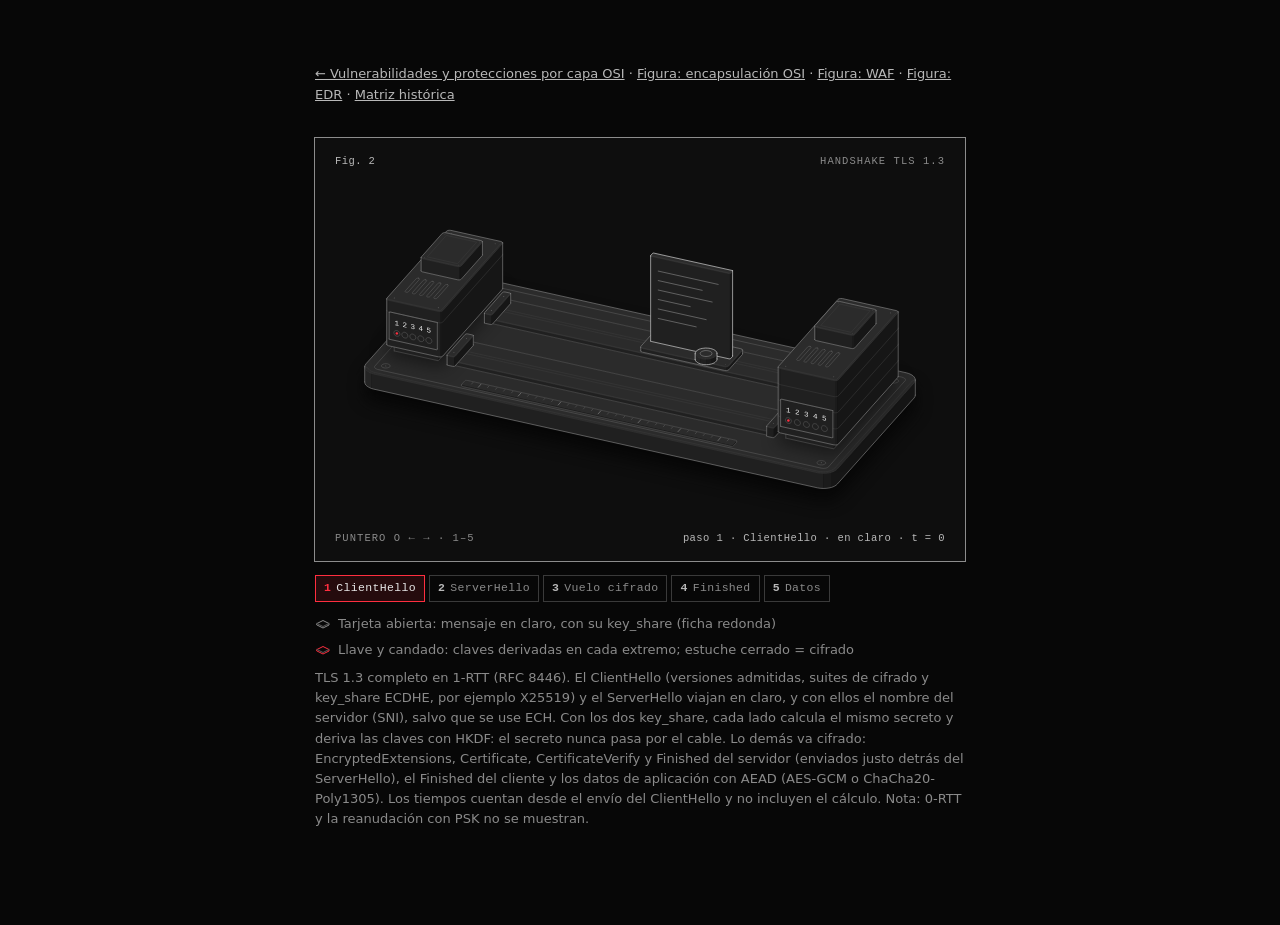
<file: docs/figuras/tls/index.html>
<!doctype html><html lang="es">
<!-- Figura hecha con el kit de anatomy (MIT), https://github.com/wheresryan22/anatomy commit 1482e84, incrustado en esta página.
MIT License

Copyright (c) 2026 Ryan

Permission is hereby granted, free of charge, to any person obtaining a copy
of this software and associated documentation files (the "Software"), to deal
in the Software without restriction, including without limitation the rights
to use, copy, modify, merge, publish, distribute, sublicense, and/or sell
copies of the Software, and to permit persons to whom the Software is
furnished to do so, subject to the following conditions:

The above copyright notice and this permission notice shall be included in all
copies or substantial portions of the Software.

THE SOFTWARE IS PROVIDED "AS IS", WITHOUT WARRANTY OF ANY KIND, EXPRESS OR
IMPLIED, INCLUDING BUT NOT LIMITED TO THE WARRANTIES OF MERCHANTABILITY,
FITNESS FOR A PARTICULAR PURPOSE AND NONINFRINGEMENT. IN NO EVENT SHALL THE
AUTHORS OR COPYRIGHT HOLDERS BE LIABLE FOR ANY CLAIM, DAMAGES OR OTHER
LIABILITY, WHETHER IN AN ACTION OF CONTRACT, TORT OR OTHERWISE, ARISING FROM,
OUT OF OR IN CONNECTION WITH THE SOFTWARE OR THE USE OR OTHER DEALINGS IN THE
SOFTWARE.
--><head><meta charset="utf-8"><meta name="viewport" content="width=device-width, initial-scale=1"><title>Handshake TLS 1.3</title><meta name="description" content="Figura interactiva del handshake TLS 1.3 (RFC 8446): qué viaja en claro, cómo cada extremo deriva las claves sin enviarlas y qué va cifrado."><style>
.iso{
  --anatomy-page:#0b0b0b;--anatomy-card:#131313;--anatomy-text:#a3a3a3;--anatomy-strong:#e6e6e6;--anatomy-muted:#6e6e6e;
  --anatomy-paper:#131313;--anatomy-face:#1b1b1b;--anatomy-top:#1c1c1c;
  --anatomy-shade-0:#0f0f0f;--anatomy-shade-1:#121212;--anatomy-shade-2:#151515;--anatomy-shade-3:#181818;
  --anatomy-lit-top:#262626;--anatomy-lit-shade:#1d1d1d;
  --anatomy-hi:#d4d4d4;--anatomy-mid:#6a6a6a;--anatomy-lo:#3e3e3e;--anatomy-faint:#2a2a2a;--anatomy-lit:#ffffff;
  --anatomy-halo:#050505;--anatomy-halo-opacity:.9;--anatomy-dot:#e6e6e6;
  --anatomy-red:#ff6b6b;--anatomy-green:#6be0a0;--anatomy-blue:#6b9bff;
  --anatomy-weight:.6px;--anatomy-ease:cubic-bezier(.32,.72,0,1);
  --anatomy-mono:ui-monospace,"SF Mono",Menlo,Consolas,monospace;
  --anatomy-lift:inset 0 1px 0 0 #ffffff0a,inset 0 0 0 1px #ffffff06,0 0 0 1px #00000026,0 1px 1px -.5px #00000014,0 3px 3px -1.5px #00000014,0 6px 6px -3px #00000014,0 12px 12px -6px #00000014;
}
.iso[data-theme="light"]{
  --anatomy-page:#f2f2ef;--anatomy-card:#fbfbfa;--anatomy-text:#57575a;--anatomy-strong:#18181a;--anatomy-muted:#8c8c90;
  --anatomy-paper:#fbfbfa;--anatomy-face:#ffffff;--anatomy-top:#ffffff;
  --anatomy-shade-0:#dcdcd9;--anatomy-shade-1:#e5e5e2;--anatomy-shade-2:#ededea;--anatomy-shade-3:#f4f4f1;
  --anatomy-lit-top:#ffffff;--anatomy-lit-shade:#eeeeeb;
  --anatomy-hi:#26262a;--anatomy-mid:#8a8a8f;--anatomy-lo:#b4b4b8;--anatomy-faint:#d4d4d6;--anatomy-lit:#000000;
  --anatomy-halo:#8a8a80;--anatomy-halo-opacity:.32;--anatomy-dot:#3a3a3e;
  --anatomy-red:#e5484d;--anatomy-green:#30a46c;--anatomy-blue:#3e63dd;
  --anatomy-lift:inset 0 1px 0 0 #ffffff,0 0 0 1px #0000000f,0 1px 1px -.5px #0000000a,0 3px 3px -1.5px #0000000a,0 6px 6px -3px #0000000a,0 12px 12px -6px #0000000a;
}
.iso-svg{display:block;width:100%;height:auto;overflow:visible}
.iso-svg path,.iso-svg circle{vector-effect:non-scaling-stroke}
.iso-fill{fill:var(--anatomy-paper);stroke:none}
.iso-solid[data-lit]>.iso-fill{fill:var(--anatomy-face)}
.iso-shade,.iso-top{stroke:none}
.iso-shade[data-shade="0"]{fill:var(--anatomy-shade-0)}
.iso-shade[data-shade="1"]{fill:var(--anatomy-shade-1)}
.iso-shade[data-shade="2"]{fill:var(--anatomy-shade-2)}
.iso-shade[data-shade="3"]{fill:var(--anatomy-shade-3)}
.iso-top{fill:var(--anatomy-top)}
.iso-solid[data-lit]>.iso-top{fill:var(--anatomy-lit-top)}
.iso-solid[data-lit]>.iso-shade{fill:var(--anatomy-lit-shade)}
.iso-solid[data-seamless]>.iso-shade,.iso-solid[data-seamless]>.iso-top{stroke-width:.4;stroke-linejoin:round}
.iso-solid[data-seamless]>.iso-shade[data-shade="0"]{stroke:var(--anatomy-shade-0)}
.iso-solid[data-seamless]>.iso-shade[data-shade="1"]{stroke:var(--anatomy-shade-1)}
.iso-solid[data-seamless]>.iso-shade[data-shade="2"]{stroke:var(--anatomy-shade-2)}
.iso-solid[data-seamless]>.iso-shade[data-shade="3"]{stroke:var(--anatomy-shade-3)}
.iso-solid[data-seamless]>.iso-top{stroke:var(--anatomy-top)}
.iso-solid[data-seamless][data-lit]>.iso-top{stroke:var(--anatomy-lit-top)}
.iso-solid[data-seamless][data-lit]>.iso-shade{stroke:var(--anatomy-lit-shade)}
.iso-solid[data-lit]>.iso-edge{stroke:var(--anatomy-lit)}
.iso-halo{fill:var(--anatomy-halo);stroke:none;filter:blur(9px);opacity:var(--anatomy-halo-opacity);transform:translateY(3px)}
.iso-line{fill:none;stroke:var(--anatomy-lo);stroke-width:var(--anatomy-weight);stroke-linecap:round;stroke-linejoin:round}
.iso-line[data-tone="hi"]{stroke:var(--anatomy-hi)}
.iso-line[data-tone="mid"]{stroke:var(--anatomy-mid)}
.iso-line[data-tone="lo"]{stroke:var(--anatomy-lo)}
.iso-line[data-tone="faint"]{stroke:var(--anatomy-faint)}
.iso-line[data-tone="lit"]{stroke:var(--anatomy-lit)}
.iso-line[data-tone="red"]{stroke:var(--anatomy-red)}
.iso-line[data-tone="green"]{stroke:var(--anatomy-green)}
.iso-line[data-tone="blue"]{stroke:var(--anatomy-blue)}
.iso-line[data-dotted]{stroke-dasharray:.01 3.5;stroke-width:1}
.iso-line[data-dashed]{stroke-dasharray:3 3}
.iso-line[data-flow]{stroke-dasharray:2 6}
.iso-wire-end{fill:var(--anatomy-paper);stroke:var(--anatomy-lo);stroke-width:var(--anatomy-weight)}
.iso-wire[data-tone="hi"] .iso-wire-end{stroke:var(--anatomy-hi)}
.iso-wire[data-tone="mid"] .iso-wire-end{stroke:var(--anatomy-mid)}
.iso-wire[data-tone="faint"] .iso-wire-end{stroke:var(--anatomy-faint)}
.iso-wire[data-tone="lit"] .iso-wire-end{stroke:var(--anatomy-lit)}
.iso-dots circle{fill:var(--anatomy-dot);stroke:none;opacity:.32}
.iso-dots[data-tone="hi"] circle{opacity:.85}
.iso-dots[data-tone="mid"] circle{opacity:.45}
.iso-dots[data-tone="lo"] circle{opacity:.22}
.iso-dots[data-tone="faint"] circle{opacity:.12}
.iso-face-text{fill:var(--anatomy-mid);font-family:var(--anatomy-mono);letter-spacing:.04em}
.iso-face-text[data-tone="hi"]{fill:var(--anatomy-hi)}
.iso-face-text[data-tone="lo"]{fill:var(--anatomy-lo)}
.iso-face-text[data-tone="faint"]{fill:var(--anatomy-faint)}
.tb-body{fill:var(--anatomy-shade-2);stroke:none}
.tb-shine{fill:var(--anatomy-top);stroke:none}
.tb-shade{fill:var(--anatomy-shade-0);stroke:none}
.tb-ring{fill:none;stroke:var(--anatomy-lo);stroke-width:.45;stroke-linecap:butt;stroke-linejoin:round}
.tb-ring[data-tone="mid"]{stroke:var(--anatomy-mid)}
.tb-ring[data-tone="faint"]{stroke:var(--anatomy-faint)}
.tb-ring[data-tone="hi"]{stroke:var(--anatomy-hi)}
@keyframes iso-flow{to{stroke-dashoffset:-32}}
@keyframes iso-pulse{0%,100%{opacity:.18}12%{opacity:1}40%{opacity:.18}}
.iso-line[data-flow]{animation:iso-flow 1600ms linear infinite}
.iso-dots circle[data-pulse]{animation:iso-pulse 1600ms steps(1,end) infinite;animation-delay:var(--pulse-at,0ms)}
.iso-figure{margin:32px 0 36px}
.iso-plate{position:relative;padding:52px 24px;border-radius:0;background:var(--anatomy-card);box-shadow:0 0 0 1px var(--anatomy-mid);--anatomy-paper:var(--anatomy-card)}
.iso-plate-corners{position:absolute;inset:18px 20px;pointer-events:none}
.iso-plate-corner{position:absolute;color:var(--anatomy-muted);font-family:var(--anatomy-mono);font-size:10.5px;line-height:1;letter-spacing:.04em;white-space:nowrap}
.iso-plate-corner[data-corner="fig"]{top:0;left:0;color:var(--anatomy-text)}
.iso-plate-corner[data-corner="title"]{top:0;right:0;text-transform:uppercase;letter-spacing:.1em}
.iso-plate-corner[data-corner="hint"]{bottom:0;left:0;text-transform:uppercase;letter-spacing:.1em}
.iso-plate-corner[data-corner="readout"]{right:0;bottom:0;color:var(--anatomy-text);font-variant-numeric:tabular-nums}
.iso-plate .iso-svg{margin:0 auto}
.iso-legend{display:grid;gap:8px;margin-top:12px;color:var(--anatomy-muted);font-size:13px;line-height:1.55}
.iso-keys{display:flex;flex-wrap:wrap;gap:6px 18px}
.iso-key{display:inline-flex;align-items:center;gap:7px}
.iso-swatch{width:16px;height:10px;flex:none;overflow:visible}
.iso-swatch path{fill:none;stroke:var(--anatomy-hi);stroke-width:1;vector-effect:non-scaling-stroke;stroke-linejoin:round;stroke-linecap:round}
.iso-swatch[data-mark="raised"] path,.iso-swatch[data-mark="flat"] path{stroke:var(--anatomy-mid)}
.iso-swatch[data-mark="lit"] path{stroke:var(--anatomy-lit)}
.iso-swatch[data-mark="dim"] path{stroke:var(--anatomy-lo)}
.iso-swatch[data-mark="dotted"] path{stroke-dasharray:.01 3;stroke-width:1.4}
.iso-swatch[data-mark="dashed"] path{stroke-dasharray:3 2.5}
.iso-swatch[data-mark="red"] path{stroke:var(--anatomy-red)}
.iso-swatch[data-mark="green"] path{stroke:var(--anatomy-green)}
.iso-swatch[data-mark="blue"] path{stroke:var(--anatomy-blue)}
.iso-swatch-crease{stroke:var(--anatomy-lo)!important}
@media (max-width:560px){.iso-plate{padding:48px 12px 70px}.iso-plate-corner[data-corner="hint"]{bottom:18px}}
@media (prefers-reduced-motion:reduce){.iso-line[data-flow],.iso-dots circle[data-pulse]{animation:none}}

*{box-sizing:border-box}
html{color-scheme:dark}
body[data-theme="light"]{color-scheme:light}
body{margin:0;background:var(--anatomy-page);color:var(--anatomy-text);font:14px/1.6 ui-sans-serif,system-ui,-apple-system,"Segoe UI",sans-serif;-webkit-font-smoothing:antialiased}
.iso-page{width:min(650px,100% - 32px);margin:64px auto 96px}
</style></head><body class="iso" data-theme="dark"><main class="iso-page"><p style="margin:0 0 14px;font-size:13px"><a href="../../" style="color:inherit">← Vulnerabilidades y protecciones por capa OSI</a> · <a href="../encapsulacion/" style="color:inherit">Figura: encapsulación OSI</a> · <a href="../waf/" style="color:inherit">Figura: WAF</a> · <a href="../edr/" style="color:inherit">Figura: EDR</a> · <a href="../../historico/" style="color:inherit">Matriz histórica</a></p><style>
.iso{--anatomy-lit:#ff2e3f;--anatomy-lit-top:#4a0f16;--anatomy-lit-shade:#33090f;--anatomy-page:#070707;--anatomy-card:#0e0e0e;--anatomy-paper:#0e0e0e;
  --anatomy-face:#262626;--anatomy-top:#2b2b2b;--anatomy-shade-0:#161616;--anatomy-shade-1:#1b1b1b;--anatomy-shade-2:#202020;--anatomy-shade-3:#252525;
  --anatomy-hi:#ededed;--anatomy-mid:#8c8c8c;--anatomy-lo:#5a5a5a;--anatomy-faint:#3a3a3a;--anatomy-text:#b8b8b8;--anatomy-muted:#8a8a8a;--anatomy-dot:#f0f0f0}
.iso[data-theme="light"]{--anatomy-lit:#d0142a;--anatomy-lit-top:#fde4e7;--anatomy-lit-shade:#f6cdd2;--anatomy-page:#f2f2ef;--anatomy-card:#fbfbfa;--anatomy-paper:#fbfbfa}
.iso-solid[data-lit]>.iso-fill{fill:var(--anatomy-lit-shade)}
[data-lamp]{fill:var(--anatomy-lit);opacity:0;transition:opacity .3s}
[data-lamp][data-on]{opacity:1}
.iso-stage{outline:none;touch-action:pan-y;cursor:ew-resize}
.iso-stage:focus-visible{outline:1px solid var(--anatomy-muted);outline-offset:6px}
.tls-legend{list-style:none;margin:14px 0 0;padding:0;display:flex;flex-wrap:wrap;gap:5px;font-family:var(--anatomy-mono);font-size:11.5px;letter-spacing:.03em}
.tls-legend li{padding:3px 7px;border:1px solid var(--anatomy-faint);color:var(--anatomy-muted);cursor:pointer;transition:color .25s,border-color .25s,background .25s}
.tls-legend li b{font-weight:600;margin-right:5px;color:var(--anatomy-text)}
.tls-legend li[data-on]{color:var(--anatomy-strong);border-color:var(--anatomy-lit);background:color-mix(in srgb,var(--anatomy-lit) 12%,transparent)}
.tls-legend li[data-on] b{color:var(--anatomy-lit)}
@media (min-width:1000px){.tls-legend{flex-wrap:nowrap;gap:4px;font-size:11.5px}.tls-legend li{white-space:nowrap;padding:3px 8px}}
@media (max-width:640px){
  .iso-plate{overflow:hidden}
  .iso-plate .iso-stage .iso-svg{width:118%;margin:-4% -9% -3%}
}
</style><figure class="iso-figure"><div class="iso-plate"><div class="iso-plate-corners" aria-hidden="true"><span class="iso-plate-corner" data-corner="fig">Fig. 2</span><span class="iso-plate-corner" data-corner="title">Handshake TLS 1.3</span><span class="iso-plate-corner" data-corner="hint">Puntero o ← → · 1–5</span><span class="iso-plate-corner" data-corner="readout" data-readout>paso 1 · ClientHello · en claro · t = 0</span></div><div class="iso-stage" tabindex="0" role="slider" aria-label="Handshake TLS 1.3: flechas izquierda y derecha, o teclas 1 a 5, eligen el paso" aria-valuemin="1" aria-valuemax="5" aria-valuenow="1"><svg xmlns="http://www.w3.org/2000/svg" class="iso-svg" viewBox="0 0 640 340" role="img" aria-label="Dos estaciones, cliente a la izquierda y servidor a la derecha, unidas por dos carriles. ClientHello y ServerHello viajan como tarjetas abiertas con una ficha redonda, su key_share. Tras el ServerHello, cada estación saca una llave roja de su caja de mezcla sin que la llave pase por los carriles. Después, los mensajes viajan en estuches cerrados con candado rojo: el vuelo cifrado del servidor, el Finished del cliente y los datos de aplicación en ambos sentidos."><path class="iso-halo" d="M27.3 198L27.7 196.4L28.7 194.9L110.1 103.6L111.6 102.2L113.7 101L116.2 100L119.1 99.3L122.2 98.9L125.4 98.7L128.5 98.9L131.5 99.4L603 204.4L605.8 205.2L608.2 206.2L610.1 207.5L611.6 208.9L612.4 210.5L612.7 212L612.7 228.2L612.3 229.7L611.3 231.2L529.9 322.6L528.4 324L526.3 325.2L523.8 326.1L520.9 326.9L517.8 327.3L514.6 327.4L511.5 327.2L508.5 326.7L37 221.7L34.2 220.9L31.8 219.9L29.9 218.6L28.4 217.2L27.6 215.7L27.3 214.1Z"/><g class="iso-solid"><path class="iso-fill" d="M121.6 134.2L121.8 132.6L122.8 131.1L124.4 129.8L126.5 128.7L129.1 127.8L132 127.2L135.1 127L138.2 127.1L141.2 127.6L143.9 128.4L146.2 129.5L147.9 130.8L149 132.2L149.5 133.8L149.5 136.6L149.2 138.1L148.3 139.6L146.7 141L144.6 142.1L142 143L139 143.5L135.9 143.8L132.8 143.6L129.9 143.2L127.2 142.4L124.9 141.3L123.2 140L122 138.6L121.6 137Z"/><path class="iso-shade" data-shade="0" d="M148.3 139.6L146.7 141L146.7 138.2L148.3 136.8ZM146.7 141L144.6 142.1L144.6 139.3L146.7 138.2ZM144.6 142.1L142 143L142 140.2L144.6 139.3ZM149.5 136.6L149.2 138.1L149.2 135.3L149.5 133.8ZM149.2 138.1L148.3 139.6L148.3 136.8L149.2 135.3Z"/><path class="iso-shade" data-shade="1" d="M142 143L139 143.5L139 140.7L142 140.2ZM139 143.5L135.9 143.8L135.9 140.9L139 140.7Z"/><path class="iso-shade" data-shade="2" d="M135.9 143.8L132.8 143.6L132.8 140.8L135.9 140.9ZM132.8 143.6L129.9 143.2L129.9 140.4L132.8 140.8Z"/><path class="iso-shade" data-shade="3" d="M129.9 143.2L127.2 142.4L127.2 139.6L129.9 140.4ZM127.2 142.4L124.9 141.3L124.9 138.5L127.2 139.6ZM124.9 141.3L123.2 140L123.2 137.2L124.9 138.5ZM123.2 140L122 138.6L122 135.7L123.2 137.2ZM122 138.6L121.6 137L121.6 134.2L122 135.7Z"/><path class="iso-top" d="M148.3 136.8L146.7 138.2L144.6 139.3L142 140.2L139 140.7L135.9 140.9L132.8 140.8L129.9 140.4L127.2 139.6L124.9 138.5L123.2 137.2L122 135.7L121.6 134.2L121.8 132.6L122.8 131.1L124.4 129.8L126.5 128.7L129.1 127.8L132 127.2L135.1 127L138.2 127.1L141.2 127.6L143.9 128.4L146.2 129.5L147.9 130.8L149 132.2L149.5 133.8L149.2 135.3Z"/><path class="iso-line iso-crease" data-tone="faint" d="M149.5 133.8L149.2 135.3L148.3 136.8L146.7 138.2L144.6 139.3L142 140.2L139 140.7L135.9 140.9L132.8 140.8L129.9 140.4L127.2 139.6L124.9 138.5L123.2 137.2L122 135.7L121.6 134.2"/><path class="iso-line iso-edge" data-tone="lo" d="M121.6 134.2L121.8 132.6L122.8 131.1L124.4 129.8L126.5 128.7L129.1 127.8L132 127.2L135.1 127L138.2 127.1L141.2 127.6L143.9 128.4L146.2 129.5L147.9 130.8L149 132.2L149.5 133.8M149.5 136.6L149.2 138.1L148.3 139.6L146.7 141L144.6 142.1L142 143L139 143.5L135.9 143.8L132.8 143.6L129.9 143.2L127.2 142.4L124.9 141.3L123.2 140L122 138.6L121.6 137M121.6 134.2L121.6 137M149.5 133.8L149.5 136.6"/></g><g class="iso-solid"><path class="iso-fill" d="M124.8 126.9L125 125.7L125.8 124.6L127 123.5L128.6 122.7L130.6 122L132.8 121.6L135.2 121.4L137.6 121.5L139.9 121.8L141.9 122.5L143.7 123.3L145 124.3L145.9 125.4L146.2 126.6L146.2 133.8L146 135L145.3 136.2L144.1 137.2L142.4 138.1L140.5 138.7L138.2 139.2L135.9 139.3L133.5 139.2L131.2 138.9L129.1 138.3L127.4 137.4L126 136.4L125.2 135.3L124.8 134.1Z"/><path class="iso-shade" data-shade="0" d="M145.3 136.2L144.1 137.2L144.1 129.9L145.3 128.9ZM144.1 137.2L142.4 138.1L142.4 130.8L144.1 129.9ZM142.4 138.1L140.5 138.7L140.5 131.5L142.4 130.8ZM146.2 133.8L146 135L146 127.8L146.2 126.6ZM146 135L145.3 136.2L145.3 128.9L146 127.8Z"/><path class="iso-shade" data-shade="1" d="M140.5 138.7L138.2 139.2L138.2 131.9L140.5 131.5ZM138.2 139.2L135.9 139.3L135.9 132.1L138.2 131.9Z"/><path class="iso-shade" data-shade="2" d="M135.9 139.3L133.5 139.2L133.5 132L135.9 132.1ZM133.5 139.2L131.2 138.9L131.2 131.6L133.5 132Z"/><path class="iso-shade" data-shade="3" d="M131.2 138.9L129.1 138.3L129.1 131L131.2 131.6ZM129.1 138.3L127.4 137.4L127.4 130.2L129.1 131ZM127.4 137.4L126 136.4L126 129.2L127.4 130.2ZM126 136.4L125.2 135.3L125.2 128.1L126 129.2ZM125.2 135.3L124.8 134.1L124.8 126.9L125.2 128.1Z"/><path class="iso-top" d="M145.3 128.9L144.1 129.9L142.4 130.8L140.5 131.5L138.2 131.9L135.9 132.1L133.5 132L131.2 131.6L129.1 131L127.4 130.2L126 129.2L125.2 128.1L124.8 126.9L125 125.7L125.8 124.6L127 123.5L128.6 122.7L130.6 122L132.8 121.6L135.2 121.4L137.6 121.5L139.9 121.8L141.9 122.5L143.7 123.3L145 124.3L145.9 125.4L146.2 126.6L146 127.8Z"/><path class="iso-line iso-crease" data-tone="faint" d="M146.2 126.6L146 127.8L145.3 128.9L144.1 129.9L142.4 130.8L140.5 131.5L138.2 131.9L135.9 132.1L133.5 132L131.2 131.6L129.1 131L127.4 130.2L126 129.2L125.2 128.1L124.8 126.9"/><path class="iso-line iso-edge" data-tone="mid" d="M124.8 126.9L125 125.7L125.8 124.6L127 123.5L128.6 122.7L130.6 122L132.8 121.6L135.2 121.4L137.6 121.5L139.9 121.8L141.9 122.5L143.7 123.3L145 124.3L145.9 125.4L146.2 126.6M146.2 133.8L146 135L145.3 136.2L144.1 137.2L142.4 138.1L140.5 138.7L138.2 139.2L135.9 139.3L133.5 139.2L131.2 138.9L129.1 138.3L127.4 137.4L126 136.4L125.2 135.3L124.8 134.1M124.8 126.9L124.8 134.1M146.2 126.6L146.2 133.8"/></g><g class="iso-solid"><path class="iso-fill" d="M57.3 206.4L57.6 204.8L58.5 203.3L60.1 202L62.2 200.9L64.8 200L67.7 199.4L70.8 199.2L73.9 199.3L76.9 199.8L79.6 200.6L81.9 201.7L83.6 203L84.7 204.4L85.2 206L85.2 208.8L84.9 210.4L84 211.8L82.4 213.2L80.3 214.3L77.7 215.2L74.7 215.8L71.7 216L68.5 215.8L65.6 215.4L62.9 214.6L60.6 213.5L58.9 212.2L57.7 210.8L57.3 209.2Z"/><path class="iso-shade" data-shade="0" d="M84 211.8L82.4 213.2L82.4 210.4L84 209ZM82.4 213.2L80.3 214.3L80.3 211.5L82.4 210.4ZM80.3 214.3L77.7 215.2L77.7 212.4L80.3 211.5ZM85.2 208.8L84.9 210.4L84.9 207.5L85.2 206ZM84.9 210.4L84 211.8L84 209L84.9 207.5Z"/><path class="iso-shade" data-shade="1" d="M77.7 215.2L74.7 215.8L74.7 212.9L77.7 212.4ZM74.7 215.8L71.7 216L71.7 213.2L74.7 212.9Z"/><path class="iso-shade" data-shade="2" d="M71.7 216L68.5 215.8L68.5 213L71.7 213.2ZM68.5 215.8L65.6 215.4L65.6 212.6L68.5 213Z"/><path class="iso-shade" data-shade="3" d="M65.6 215.4L62.9 214.6L62.9 211.8L65.6 212.6ZM62.9 214.6L60.6 213.5L60.6 210.7L62.9 211.8ZM60.6 213.5L58.9 212.2L58.9 209.4L60.6 210.7ZM58.9 212.2L57.7 210.8L57.7 207.9L58.9 209.4ZM57.7 210.8L57.3 209.2L57.3 206.4L57.7 207.9Z"/><path class="iso-top" d="M84 209L82.4 210.4L80.3 211.5L77.7 212.4L74.7 212.9L71.7 213.2L68.5 213L65.6 212.6L62.9 211.8L60.6 210.7L58.9 209.4L57.7 207.9L57.3 206.4L57.6 204.8L58.5 203.3L60.1 202L62.2 200.9L64.8 200L67.7 199.4L70.8 199.2L73.9 199.3L76.9 199.8L79.6 200.6L81.9 201.7L83.6 203L84.7 204.4L85.2 206L84.9 207.5Z"/><path class="iso-line iso-crease" data-tone="faint" d="M85.2 206L84.9 207.5L84 209L82.4 210.4L80.3 211.5L77.7 212.4L74.7 212.9L71.7 213.2L68.5 213L65.6 212.6L62.9 211.8L60.6 210.7L58.9 209.4L57.7 207.9L57.3 206.4"/><path class="iso-line iso-edge" data-tone="lo" d="M57.3 206.4L57.6 204.8L58.5 203.3L60.1 202L62.2 200.9L64.8 200L67.7 199.4L70.8 199.2L73.9 199.3L76.9 199.8L79.6 200.6L81.9 201.7L83.6 203L84.7 204.4L85.2 206M85.2 208.8L84.9 210.4L84 211.8L82.4 213.2L80.3 214.3L77.7 215.2L74.7 215.8L71.7 216L68.5 215.8L65.6 215.4L62.9 214.6L60.6 213.5L58.9 212.2L57.7 210.8L57.3 209.2M57.3 206.4L57.3 209.2M85.2 206L85.2 208.8"/></g><g class="iso-solid"><path class="iso-fill" d="M60.5 199.1L60.7 197.9L61.5 196.8L62.7 195.7L64.3 194.9L66.3 194.2L68.5 193.8L70.9 193.6L73.3 193.7L75.6 194.1L77.7 194.7L79.4 195.5L80.7 196.5L81.6 197.6L81.9 198.8L81.9 206L81.7 207.2L81 208.4L79.8 209.4L78.2 210.3L76.2 210.9L73.9 211.4L71.6 211.5L69.2 211.4L66.9 211.1L64.8 210.5L63.1 209.6L61.7 208.6L60.9 207.5L60.5 206.3Z"/><path class="iso-shade" data-shade="0" d="M81 208.4L79.8 209.4L79.8 202.1L81 201.1ZM79.8 209.4L78.2 210.3L78.2 203L79.8 202.1ZM78.2 210.3L76.2 210.9L76.2 203.7L78.2 203ZM81.9 206L81.7 207.2L81.7 200L81.9 198.8ZM81.7 207.2L81 208.4L81 201.1L81.7 200Z"/><path class="iso-shade" data-shade="1" d="M76.2 210.9L73.9 211.4L73.9 204.1L76.2 203.7ZM73.9 211.4L71.6 211.5L71.6 204.3L73.9 204.1Z"/><path class="iso-shade" data-shade="2" d="M71.6 211.5L69.2 211.4L69.2 204.2L71.6 204.3ZM69.2 211.4L66.9 211.1L66.9 203.8L69.2 204.2Z"/><path class="iso-shade" data-shade="3" d="M66.9 211.1L64.8 210.5L64.8 203.2L66.9 203.8ZM64.8 210.5L63.1 209.6L63.1 202.4L64.8 203.2ZM63.1 209.6L61.7 208.6L61.7 201.4L63.1 202.4ZM61.7 208.6L60.9 207.5L60.9 200.3L61.7 201.4ZM60.9 207.5L60.5 206.3L60.5 199.1L60.9 200.3Z"/><path class="iso-top" d="M81 201.1L79.8 202.1L78.2 203L76.2 203.7L73.9 204.1L71.6 204.3L69.2 204.2L66.9 203.8L64.8 203.2L63.1 202.4L61.7 201.4L60.9 200.3L60.5 199.1L60.7 197.9L61.5 196.8L62.7 195.7L64.3 194.9L66.3 194.2L68.5 193.8L70.9 193.6L73.3 193.7L75.6 194.1L77.7 194.7L79.4 195.5L80.7 196.5L81.6 197.6L81.9 198.8L81.7 200Z"/><path class="iso-line iso-crease" data-tone="faint" d="M81.9 198.8L81.7 200L81 201.1L79.8 202.1L78.2 203L76.2 203.7L73.9 204.1L71.6 204.3L69.2 204.2L66.9 203.8L64.8 203.2L63.1 202.4L61.7 201.4L60.9 200.3L60.5 199.1"/><path class="iso-line iso-edge" data-tone="mid" d="M60.5 199.1L60.7 197.9L61.5 196.8L62.7 195.7L64.3 194.9L66.3 194.2L68.5 193.8L70.9 193.6L73.3 193.7L75.6 194.1L77.7 194.7L79.4 195.5L80.7 196.5L81.6 197.6L81.9 198.8M81.9 206L81.7 207.2L81 208.4L79.8 209.4L78.2 210.3L76.2 210.9L73.9 211.4L71.6 211.5L69.2 211.4L66.9 211.1L64.8 210.5L63.1 209.6L61.7 208.6L60.9 207.5L60.5 206.3M60.5 199.1L60.5 206.3M81.9 198.8L81.9 206"/></g><g class="iso-solid"><path class="iso-fill" d="M554.8 230.6L555.1 229.1L556 227.6L557.6 226.2L559.7 225.1L562.3 224.2L565.3 223.7L568.3 223.5L571.5 223.6L574.4 224.1L577.1 224.8L579.4 225.9L581.1 227.2L582.3 228.7L582.7 230.2L582.7 233L582.4 234.6L581.5 236.1L579.9 237.4L577.8 238.6L575.2 239.4L572.3 240L569.2 240.2L566.1 240.1L563.1 239.6L560.4 238.8L558.1 237.8L556.4 236.5L555.3 235L554.8 233.4Z"/><path class="iso-shade" data-shade="0" d="M581.5 236.1L579.9 237.4L579.9 234.6L581.5 233.3ZM579.9 237.4L577.8 238.6L577.8 235.7L579.9 234.6ZM577.8 238.6L575.2 239.4L575.2 236.6L577.8 235.7ZM582.7 233L582.4 234.6L582.4 231.8L582.7 230.2ZM582.4 234.6L581.5 236.1L581.5 233.3L582.4 231.8Z"/><path class="iso-shade" data-shade="1" d="M575.2 239.4L572.3 240L572.3 237.2L575.2 236.6ZM572.3 240L569.2 240.2L569.2 237.4L572.3 237.2Z"/><path class="iso-shade" data-shade="2" d="M569.2 240.2L566.1 240.1L566.1 237.3L569.2 237.4ZM566.1 240.1L563.1 239.6L563.1 236.8L566.1 237.3Z"/><path class="iso-shade" data-shade="3" d="M563.1 239.6L560.4 238.8L560.4 236L563.1 236.8ZM560.4 238.8L558.1 237.8L558.1 234.9L560.4 236ZM558.1 237.8L556.4 236.5L556.4 233.6L558.1 234.9ZM556.4 236.5L555.3 235L555.3 232.2L556.4 233.6ZM555.3 235L554.8 233.4L554.8 230.6L555.3 232.2Z"/><path class="iso-top" d="M581.5 233.3L579.9 234.6L577.8 235.7L575.2 236.6L572.3 237.2L569.2 237.4L566.1 237.3L563.1 236.8L560.4 236L558.1 234.9L556.4 233.6L555.3 232.2L554.8 230.6L555.1 229.1L556 227.6L557.6 226.2L559.7 225.1L562.3 224.2L565.3 223.7L568.3 223.5L571.5 223.6L574.4 224.1L577.1 224.8L579.4 225.9L581.1 227.2L582.3 228.7L582.7 230.2L582.4 231.8Z"/><path class="iso-line iso-crease" data-tone="faint" d="M582.7 230.2L582.4 231.8L581.5 233.3L579.9 234.6L577.8 235.7L575.2 236.6L572.3 237.2L569.2 237.4L566.1 237.3L563.1 236.8L560.4 236L558.1 234.9L556.4 233.6L555.3 232.2L554.8 230.6"/><path class="iso-line iso-edge" data-tone="lo" d="M554.8 230.6L555.1 229.1L556 227.6L557.6 226.2L559.7 225.1L562.3 224.2L565.3 223.7L568.3 223.5L571.5 223.6L574.4 224.1L577.1 224.8L579.4 225.9L581.1 227.2L582.3 228.7L582.7 230.2M582.7 233L582.4 234.6L581.5 236.1L579.9 237.4L577.8 238.6L575.2 239.4L572.3 240L569.2 240.2L566.1 240.1L563.1 239.6L560.4 238.8L558.1 237.8L556.4 236.5L555.3 235L554.8 233.4M554.8 230.6L554.8 233.4M582.7 230.2L582.7 233"/></g><g class="iso-solid"><path class="iso-fill" d="M558.1 223.3L558.3 222.1L559 221L560.2 220L561.8 219.1L563.8 218.4L566.1 218L568.4 217.8L570.8 217.9L573.1 218.3L575.2 218.9L576.9 219.7L578.3 220.7L579.1 221.8L579.5 223L579.5 230.3L579.3 231.5L578.5 232.6L577.3 233.6L575.7 234.5L573.7 235.2L571.5 235.6L569.1 235.8L566.7 235.7L564.4 235.3L562.3 234.7L560.6 233.9L559.3 232.9L558.4 231.8L558.1 230.6Z"/><path class="iso-shade" data-shade="0" d="M578.5 232.6L577.3 233.6L577.3 226.4L578.5 225.3ZM577.3 233.6L575.7 234.5L575.7 227.3L577.3 226.4ZM575.7 234.5L573.7 235.2L573.7 227.9L575.7 227.3ZM579.5 230.3L579.3 231.5L579.3 224.2L579.5 223ZM579.3 231.5L578.5 232.6L578.5 225.3L579.3 224.2Z"/><path class="iso-shade" data-shade="1" d="M573.7 235.2L571.5 235.6L571.5 228.3L573.7 227.9ZM571.5 235.6L569.1 235.8L569.1 228.5L571.5 228.3Z"/><path class="iso-shade" data-shade="2" d="M569.1 235.8L566.7 235.7L566.7 228.4L569.1 228.5ZM566.7 235.7L564.4 235.3L564.4 228.1L566.7 228.4Z"/><path class="iso-shade" data-shade="3" d="M564.4 235.3L562.3 234.7L562.3 227.5L564.4 228.1ZM562.3 234.7L560.6 233.9L560.6 226.6L562.3 227.5ZM560.6 233.9L559.3 232.9L559.3 225.6L560.6 226.6ZM559.3 232.9L558.4 231.8L558.4 224.5L559.3 225.6ZM558.4 231.8L558.1 230.6L558.1 223.3L558.4 224.5Z"/><path class="iso-top" d="M578.5 225.3L577.3 226.4L575.7 227.3L573.7 227.9L571.5 228.3L569.1 228.5L566.7 228.4L564.4 228.1L562.3 227.5L560.6 226.6L559.3 225.6L558.4 224.5L558.1 223.3L558.3 222.1L559 221L560.2 220L561.8 219.1L563.8 218.4L566.1 218L568.4 217.8L570.8 217.9L573.1 218.3L575.2 218.9L576.9 219.7L578.3 220.7L579.1 221.8L579.5 223L579.3 224.2Z"/><path class="iso-line iso-crease" data-tone="faint" d="M579.5 223L579.3 224.2L578.5 225.3L577.3 226.4L575.7 227.3L573.7 227.9L571.5 228.3L569.1 228.5L566.7 228.4L564.4 228.1L562.3 227.5L560.6 226.6L559.3 225.6L558.4 224.5L558.1 223.3"/><path class="iso-line iso-edge" data-tone="mid" d="M558.1 223.3L558.3 222.1L559 221L560.2 220L561.8 219.1L563.8 218.4L566.1 218L568.4 217.8L570.8 217.9L573.1 218.3L575.2 218.9L576.9 219.7L578.3 220.7L579.1 221.8L579.5 223M579.5 230.3L579.3 231.5L578.5 232.6L577.3 233.6L575.7 234.5L573.7 235.2L571.5 235.6L569.1 235.8L566.7 235.7L564.4 235.3L562.3 234.7L560.6 233.9L559.3 232.9L558.4 231.8L558.1 230.6M558.1 223.3L558.1 230.6M579.5 223L579.5 230.3"/></g><g class="iso-solid"><path class="iso-fill" d="M490.5 302.8L490.8 301.3L491.7 299.8L493.3 298.4L495.4 297.3L498 296.4L501 295.9L504.1 295.7L507.2 295.8L510.1 296.3L512.8 297L515.1 298.1L516.8 299.4L518 300.9L518.4 302.4L518.4 305.2L518.2 306.8L517.2 308.3L515.6 309.6L513.5 310.8L510.9 311.6L508 312.2L504.9 312.4L501.8 312.3L498.8 311.8L496.1 311L493.8 310L492.1 308.7L491 307.2L490.5 305.7Z"/><path class="iso-shade" data-shade="0" d="M517.2 308.3L515.6 309.6L515.6 306.8L517.2 305.5ZM515.6 309.6L513.5 310.8L513.5 307.9L515.6 306.8ZM513.5 310.8L510.9 311.6L510.9 308.8L513.5 307.9ZM518.4 305.2L518.2 306.8L518.2 304L518.4 302.4ZM518.2 306.8L517.2 308.3L517.2 305.5L518.2 304Z"/><path class="iso-shade" data-shade="1" d="M510.9 311.6L508 312.2L508 309.4L510.9 308.8ZM508 312.2L504.9 312.4L504.9 309.6L508 309.4Z"/><path class="iso-shade" data-shade="2" d="M504.9 312.4L501.8 312.3L501.8 309.5L504.9 309.6ZM501.8 312.3L498.8 311.8L498.8 309L501.8 309.5Z"/><path class="iso-shade" data-shade="3" d="M498.8 311.8L496.1 311L496.1 308.2L498.8 309ZM496.1 311L493.8 310L493.8 307.1L496.1 308.2ZM493.8 310L492.1 308.7L492.1 305.8L493.8 307.1ZM492.1 308.7L491 307.2L491 304.4L492.1 305.8ZM491 307.2L490.5 305.7L490.5 302.8L491 304.4Z"/><path class="iso-top" d="M517.2 305.5L515.6 306.8L513.5 307.9L510.9 308.8L508 309.4L504.9 309.6L501.8 309.5L498.8 309L496.1 308.2L493.8 307.1L492.1 305.8L491 304.4L490.5 302.8L490.8 301.3L491.7 299.8L493.3 298.4L495.4 297.3L498 296.4L501 295.9L504.1 295.7L507.2 295.8L510.1 296.3L512.8 297L515.1 298.1L516.8 299.4L518 300.9L518.4 302.4L518.2 304Z"/><path class="iso-line iso-crease" data-tone="faint" d="M518.4 302.4L518.2 304L517.2 305.5L515.6 306.8L513.5 307.9L510.9 308.8L508 309.4L504.9 309.6L501.8 309.5L498.8 309L496.1 308.2L493.8 307.1L492.1 305.8L491 304.4L490.5 302.8"/><path class="iso-line iso-edge" data-tone="lo" d="M490.5 302.8L490.8 301.3L491.7 299.8L493.3 298.4L495.4 297.3L498 296.4L501 295.9L504.1 295.7L507.2 295.8L510.1 296.3L512.8 297L515.1 298.1L516.8 299.4L518 300.9L518.4 302.4M518.4 305.2L518.2 306.8L517.2 308.3L515.6 309.6L513.5 310.8L510.9 311.6L508 312.2L504.9 312.4L501.8 312.3L498.8 311.8L496.1 311L493.8 310L492.1 308.7L491 307.2L490.5 305.7M490.5 302.8L490.5 305.7M518.4 302.4L518.4 305.2"/></g><g class="iso-solid"><path class="iso-fill" d="M493.8 295.5L494 294.3L494.7 293.2L495.9 292.2L497.6 291.3L499.5 290.6L501.8 290.2L504.1 290L506.5 290.1L508.8 290.5L510.9 291.1L512.6 291.9L514 292.9L514.8 294L515.2 295.2L515.2 302.5L515 303.7L514.2 304.8L513 305.8L511.4 306.7L509.4 307.4L507.2 307.8L504.8 308L502.4 307.9L500.1 307.5L498.1 306.9L496.3 306.1L495 305.1L494.1 304L493.8 302.8Z"/><path class="iso-shade" data-shade="0" d="M514.2 304.8L513 305.8L513 298.6L514.2 297.6ZM513 305.8L511.4 306.7L511.4 299.5L513 298.6ZM511.4 306.7L509.4 307.4L509.4 300.1L511.4 299.5ZM515.2 302.5L515 303.7L515 296.4L515.2 295.2ZM515 303.7L514.2 304.8L514.2 297.6L515 296.4Z"/><path class="iso-shade" data-shade="1" d="M509.4 307.4L507.2 307.8L507.2 300.6L509.4 300.1ZM507.2 307.8L504.8 308L504.8 300.7L507.2 300.6Z"/><path class="iso-shade" data-shade="2" d="M504.8 308L502.4 307.9L502.4 300.6L504.8 300.7ZM502.4 307.9L500.1 307.5L500.1 300.3L502.4 300.6Z"/><path class="iso-shade" data-shade="3" d="M500.1 307.5L498.1 306.9L498.1 299.7L500.1 300.3ZM498.1 306.9L496.3 306.1L496.3 298.8L498.1 299.7ZM496.3 306.1L495 305.1L495 297.8L496.3 298.8ZM495 305.1L494.1 304L494.1 296.7L495 297.8ZM494.1 304L493.8 302.8L493.8 295.5L494.1 296.7Z"/><path class="iso-top" d="M514.2 297.6L513 298.6L511.4 299.5L509.4 300.1L507.2 300.6L504.8 300.7L502.4 300.6L500.1 300.3L498.1 299.7L496.3 298.8L495 297.8L494.1 296.7L493.8 295.5L494 294.3L494.7 293.2L495.9 292.2L497.6 291.3L499.5 290.6L501.8 290.2L504.1 290L506.5 290.1L508.8 290.5L510.9 291.1L512.6 291.9L514 292.9L514.8 294L515.2 295.2L515 296.4Z"/><path class="iso-line iso-crease" data-tone="faint" d="M515.2 295.2L515 296.4L514.2 297.6L513 298.6L511.4 299.5L509.4 300.1L507.2 300.6L504.8 300.7L502.4 300.6L500.1 300.3L498.1 299.7L496.3 298.8L495 297.8L494.1 296.7L493.8 295.5"/><path class="iso-line iso-edge" data-tone="mid" d="M493.8 295.5L494 294.3L494.7 293.2L495.9 292.2L497.6 291.3L499.5 290.6L501.8 290.2L504.1 290L506.5 290.1L508.8 290.5L510.9 291.1L512.6 291.9L514 292.9L514.8 294L515.2 295.2M515.2 302.5L515 303.7L514.2 304.8L513 305.8L511.4 306.7L509.4 307.4L507.2 307.8L504.8 308L502.4 307.9L500.1 307.5L498.1 306.9L496.3 306.1L495 305.1L494.1 304L493.8 302.8M493.8 295.5L493.8 302.8M515.2 295.2L515.2 302.5"/></g><g class="iso-solid"><path class="iso-fill" d="M27.3 187.9L27.7 186.3L28.7 184.8L110.1 93.5L111.6 92.1L113.7 90.9L116.2 89.9L119.1 89.2L122.2 88.8L125.4 88.7L128.5 88.9L131.5 89.4L603 194.3L605.8 195.1L608.2 196.2L610.1 197.4L611.6 198.9L612.4 200.4L612.7 202L612.7 218.1L612.3 219.7L611.3 221.2L529.9 312.5L528.4 313.9L526.3 315.1L523.8 316.1L520.9 316.8L517.8 317.2L514.6 317.3L511.5 317.1L508.5 316.6L37 211.7L34.2 210.9L31.8 209.8L29.9 208.6L28.4 207.2L27.6 205.6L27.3 204Z"/><path class="iso-shade" data-shade="0" d="M612.7 218.1L612.3 219.7L612.3 203.6L612.7 202ZM612.3 219.7L611.3 221.2L611.3 205.1L612.3 203.6ZM611.3 221.2L529.9 312.5L529.9 296.4L611.3 205.1ZM529.9 312.5L528.4 313.9L528.4 297.8L529.9 296.4ZM528.4 313.9L526.3 315.1L526.3 299L528.4 297.8ZM526.3 315.1L523.8 316.1L523.8 300L526.3 299Z"/><path class="iso-shade" data-shade="1" d="M523.8 316.1L520.9 316.8L520.9 300.7L523.8 300ZM520.9 316.8L517.8 317.2L517.8 301.1L520.9 300.7ZM517.8 317.2L514.6 317.3L514.6 301.2L517.8 301.1Z"/><path class="iso-shade" data-shade="2" d="M514.6 317.3L511.5 317.1L511.5 301L514.6 301.2ZM511.5 317.1L508.5 316.6L508.5 300.5L511.5 301ZM508.5 316.6L37 211.7L37 195.6L508.5 300.5ZM37 211.7L34.2 210.9L34.2 194.8L37 195.6Z"/><path class="iso-shade" data-shade="3" d="M34.2 210.9L31.8 209.8L31.8 193.7L34.2 194.8ZM31.8 209.8L29.9 208.6L29.9 192.5L31.8 193.7ZM29.9 208.6L28.4 207.2L28.4 191L29.9 192.5ZM28.4 207.2L27.6 205.6L27.6 189.5L28.4 191ZM27.6 205.6L27.3 204L27.3 187.9L27.6 189.5Z"/><path class="iso-top" d="M603 194.3L605.8 195.1L608.2 196.2L610.1 197.4L611.6 198.9L612.4 200.4L612.7 202L612.3 203.6L611.3 205.1L529.9 296.4L528.4 297.8L526.3 299L523.8 300L520.9 300.7L517.8 301.1L514.6 301.2L511.5 301L508.5 300.5L37 195.6L34.2 194.8L31.8 193.7L29.9 192.5L28.4 191L27.6 189.5L27.3 187.9L27.7 186.3L28.7 184.8L110.1 93.5L111.6 92.1L113.7 90.9L116.2 89.9L119.1 89.2L122.2 88.8L125.4 88.7L128.5 88.9L131.5 89.4Z"/><path class="iso-line iso-crease" data-tone="faint" d="M612.7 202L612.3 203.6L611.3 205.1L529.9 296.4L528.4 297.8L526.3 299L523.8 300L520.9 300.7L517.8 301.1L514.6 301.2L511.5 301L508.5 300.5L37 195.6L34.2 194.8L31.8 193.7L29.9 192.5L28.4 191L27.6 189.5L27.3 187.9"/><path class="iso-line iso-bevel" data-tone="faint" d="M612.7 202L609.1 203.2L608.2 204.5L527 295.7L525.7 296.8L524 297.8L522 298.6L519.7 299.2L517.3 299.5L514.7 299.6L512.2 299.4L509.6 299L38.5 194.1L36.1 193.4L34.2 192.6L32.6 191.6L31.5 190.5L30.8 189.2L27.3 187.9"/><path class="iso-line iso-edge" data-tone="mid" d="M27.3 187.9L27.7 186.3L28.7 184.8L110.1 93.5L111.6 92.1L113.7 90.9L116.2 89.9L119.1 89.2L122.2 88.8L125.4 88.7L128.5 88.9L131.5 89.4L603 194.3L605.8 195.1L608.2 196.2L610.1 197.4L611.6 198.9L612.4 200.4L612.7 202M612.7 218.1L612.3 219.7L611.3 221.2L529.9 312.5L528.4 313.9L526.3 315.1L523.8 316.1L520.9 316.8L517.8 317.2L514.6 317.3L511.5 317.1L508.5 316.6L37 211.7L34.2 210.9L31.8 209.8L29.9 208.6L28.4 207.2L27.6 205.6L27.3 204M612.7 202L612.7 218.1M27.3 187.9L27.3 204"/></g><path class="iso-line" data-tone="lo" d="M598.8 199.1L599.7 199.4L600.6 199.8L601.3 200.2L601.8 200.7L602.1 201.3L602.2 201.8L602.1 202.4L601.7 202.9L520.4 294.3L519.8 294.8L519.1 295.2L518.2 295.5L517.2 295.8L516.1 295.9L514.9 296L513.8 295.9L512.7 295.7L41.2 190.8L40.3 190.5L39.4 190.1L38.7 189.7L38.2 189.2L37.9 188.6L37.8 188.1L37.9 187.5L38.3 187L119.6 95.6L120.2 95.1L120.9 94.7L121.8 94.4L122.8 94.1L123.9 94L125.1 93.9L126.2 94L127.3 94.2Z"/><path class="iso-line" data-tone="lo" d="M131.5 100.8L130.5 101.6L129 102.1L127.2 102.2L125.4 102L123.9 101.5L122.9 100.7L122.6 99.8L123 98.9L124.1 98.2L125.6 97.7L127.4 97.6L129.2 97.8L130.7 98.3L131.6 99.1L131.9 99.9ZM594.5 203.9L593.4 204.6L591.9 205.1L590.1 205.3L588.4 205.1L586.9 204.5L585.9 203.8L585.6 202.9L586 202L587 201.3L588.6 200.8L590.4 200.6L592.1 200.8L593.6 201.3L594.6 202.1L594.9 203ZM54 187.9L53 188.6L51.4 189.1L49.6 189.3L47.9 189.1L46.4 188.6L45.4 187.8L45.1 186.9L45.5 186L46.6 185.3L48.1 184.8L49.9 184.6L51.6 184.8L53.1 185.4L54.1 186.1L54.4 187ZM517 291L515.9 291.7L514.4 292.2L512.6 292.3L510.8 292.1L509.3 291.6L508.4 290.8L508.1 290L508.5 289.1L509.5 288.3L511 287.8L512.8 287.7L514.6 287.9L516.1 288.4L517.1 289.2L517.4 290.1Z"/><g class="iso-dots" data-tone="mid"><circle cx="127.3" cy="99.9" r="0.5"/><circle cx="590.2" cy="202.9" r="0.5"/><circle cx="49.8" cy="187" r="0.5"/><circle cx="512.7" cy="290" r="0.5"/></g><g class="iso-solid"><path class="iso-fill" d="M130.3 207L130.5 206.5L133.7 202.9L134.3 202.5L135.2 202.4L136.2 202.4L421.6 266L422.3 266.3L422.7 266.7L422.7 267.9L422.5 268.4L419.3 272L418.7 272.4L417.8 272.6L416.9 272.5L131.4 209L130.7 208.7L130.3 208.2Z"/><path class="iso-shade" data-shade="0" d="M422.7 267.9L422.5 268.4L422.5 267.2L422.7 266.7ZM422.5 268.4L419.3 272L419.3 270.8L422.5 267.2ZM419.3 272L418.7 272.4L418.7 271.2L419.3 270.8Z"/><path class="iso-shade" data-shade="1" d="M418.7 272.4L417.8 272.6L417.8 271.4L418.7 271.2Z"/><path class="iso-shade" data-shade="2" d="M417.8 272.6L416.9 272.5L416.9 271.3L417.8 271.4ZM416.9 272.5L131.4 209L131.4 207.7L416.9 271.3Z"/><path class="iso-shade" data-shade="3" d="M131.4 209L130.7 208.7L130.7 207.4L131.4 207.7ZM130.7 208.7L130.3 208.2L130.3 207L130.7 207.4Z"/><path class="iso-top" d="M421.6 266L422.3 266.3L422.7 266.7L422.5 267.2L419.3 270.8L418.7 271.2L417.8 271.4L416.9 271.3L131.4 207.7L130.7 207.4L130.3 207L130.5 206.5L133.7 202.9L134.3 202.5L135.2 202.4L136.2 202.4Z"/><path class="iso-line iso-edge" data-tone="lo" d="M130.3 207L130.5 206.5L133.7 202.9L134.3 202.5L135.2 202.4L136.2 202.4L421.6 266L422.3 266.3L422.7 266.7M422.7 267.9L422.5 268.4L419.3 272L418.7 272.4L417.8 272.6L416.9 272.5L131.4 209L130.7 208.7L130.3 208.2M422.7 266.7L422.7 267.9M130.3 207L130.3 208.2"/></g><path class="iso-line" data-tone="lo" d="M142.4 204.6L140.9 206.3M159.4 208.4L157.9 210.1M167.9 210.3L166.4 212M176.4 212.2L174.9 213.9M184.9 214L183.4 215.7M201.9 217.8L200.3 219.5M210.4 219.7L208.8 221.4M218.8 221.6L217.3 223.3M227.3 223.5L225.8 225.2M244.3 227.3L242.8 229M252.8 229.2L251.3 230.9M261.3 231.1L259.8 232.8M269.8 233L268.3 234.7M286.8 236.7L285.3 238.4M295.3 238.6L293.8 240.3M303.8 240.5L302.3 242.2M312.3 242.4L310.8 244.1M329.3 246.2L327.8 247.9M337.8 248.1L336.3 249.8M346.3 250L344.8 251.7M354.8 251.9L353.2 253.6M371.8 255.6L370.2 257.3M380.2 257.5L378.7 259.2M388.7 259.4L387.2 261.1M397.2 261.3L395.7 263M414.2 265.1L412.7 266.8"/><path class="iso-line" data-tone="mid" d="M150.9 206.5L148.1 209.7M193.4 215.9L190.5 219.1M235.8 225.4L233 228.6M278.3 234.8L275.5 238M320.8 244.3L317.9 247.5M363.3 253.8L360.4 256.9M405.7 263.2L402.9 266.4"/><path class="iso-halo" d="M50.7 163.9L50.7 163.6L51 163.3L114.3 92.1L114.6 91.8L115.1 91.6L115.6 91.4L116.2 91.2L116.9 91.1L117.6 91.1L118.3 91.1L118.9 91.2L172 103.1L172.6 103.2L173.1 103.4L173.5 103.7L173.8 104L174 104.4L174.1 104.7L174.1 112.7L174 113.1L173.8 113.4L110.4 184.6L110.1 184.9L109.6 185.1L109.1 185.3L108.5 185.5L107.8 185.6L107.1 185.6L106.5 185.5L105.8 185.4L52.7 173.6L52.1 173.5L51.6 173.2L51.2 173L50.9 172.7L50.7 172.3L50.7 172Z" style="opacity:.5"/><g class="iso-solid"><path class="iso-fill" d="M58.7 163.1L119.3 95.1L166 105.5L166 113.6L105.5 181.5L58.7 171.1Z"/><path class="iso-shade" data-shade="0" d="M166 113.6L105.5 181.5L105.5 173.5L166 105.5Z"/><path class="iso-shade" data-shade="2" d="M105.5 181.5L58.7 171.1L58.7 163.1L105.5 173.5Z"/><path class="iso-top" d="M166 105.5L105.5 173.5L58.7 163.1L119.3 95.1Z"/><path class="iso-line iso-crease" data-tone="faint" d="M166 105.5L105.5 173.5L58.7 163.1"/><path class="iso-line iso-bevel" data-tone="faint" d="M166 105.5L105.1 173.1L58.7 163.1"/><path class="iso-line iso-edge" data-tone="lo" d="M58.7 163.1L119.3 95.1L166 105.5M166 113.6L105.5 181.5L58.7 171.1M166 105.5L166 113.6M58.7 163.1L58.7 171.1"/></g><g class="iso-solid"><path class="iso-fill" d="M50.7 115.8L51 114.9L114.3 43.8L115.4 43.1L117.1 42.8L118.9 42.9L172 54.7L173.4 55.3L174 56.2L174 104.5L173.8 105.4L110.4 176.5L109.3 177.2L107.6 177.5L105.8 177.4L52.7 165.6L51.3 165L50.7 164.2Z"/><path class="iso-shade" data-shade="0" d="M174 104.5L173.8 105.4L173.8 57L174 56.2ZM173.8 105.4L110.4 176.5L110.4 128.2L173.8 57ZM110.4 176.5L109.3 177.2L109.3 128.9L110.4 128.2Z"/><path class="iso-shade" data-shade="1" d="M109.3 177.2L107.6 177.5L107.6 129.2L109.3 128.9Z"/><path class="iso-shade" data-shade="2" d="M107.6 177.5L105.8 177.4L105.8 129.1L107.6 129.2ZM105.8 177.4L52.7 165.6L52.7 117.2L105.8 129.1Z"/><path class="iso-shade" data-shade="3" d="M52.7 165.6L51.3 165L51.3 116.7L52.7 117.2ZM51.3 165L50.7 164.2L50.7 115.8L51.3 116.7Z"/><path class="iso-top" d="M172 54.7L173.4 55.3L174 56.2L173.8 57L110.4 128.2L109.3 128.9L107.6 129.2L105.8 129.1L52.7 117.2L51.3 116.7L50.7 115.8L51 114.9L114.3 43.8L115.4 43.1L117.1 42.8L118.9 42.9Z"/><path class="iso-line iso-crease" data-tone="faint" d="M174 56.2L173.8 57L110.4 128.2L109.3 128.9L107.6 129.2L105.8 129.1L52.7 117.2L51.3 116.7L50.7 115.8"/><path class="iso-line iso-bevel" data-tone="faint" d="M174 56.2L172 56.8L108.8 127.7L108.2 128.1L107.4 128.3L106.3 128.2L53.7 116.5L52.8 116.1L50.7 115.8"/><path class="iso-line" data-tone="faint" d="M174 68.2L173.8 69.1L110.4 140.3L109.3 141L107.6 141.3L105.8 141.1L52.7 129.3L51.3 128.8L50.7 127.9"/><path class="iso-line iso-edge" data-tone="mid" d="M50.7 115.8L51 114.9L114.3 43.8L115.4 43.1L117.1 42.8L118.9 42.9L172 54.7L173.4 55.3L174 56.2M174 104.5L173.8 105.4L110.4 176.5L109.3 177.2L107.6 177.5L105.8 177.4L52.7 165.6L51.3 165L50.7 164.2M174 56.2L174 104.5M50.7 115.8L50.7 164.2"/></g><path class="iso-line" data-tone="lo" d="M84.5 93.8L85.3 94.1L85.6 94.6L85.5 95L73.8 108.2L73.2 108.6L72.3 108.7L71.3 108.7L71.3 108.7L70.6 108.4L70.2 107.9L70.4 107.4L82.1 94.3L82.7 93.9L83.6 93.7L84.5 93.8Z"/><path class="iso-line" data-tone="lo" d="M92.2 95.5L92.9 95.8L93.3 96.3L93.1 96.7L81.4 109.9L80.8 110.3L79.9 110.4L79 110.4L79 110.4L78.2 110.1L77.9 109.6L78 109.1L89.7 96L90.3 95.6L91.2 95.4L92.2 95.5Z"/><path class="iso-line" data-tone="lo" d="M99.8 97.2L100.6 97.5L100.9 98L100.8 98.4L89.1 111.6L88.4 112L87.5 112.1L86.6 112.1L86.6 112.1L85.8 111.8L85.5 111.3L85.7 110.8L97.4 97.7L98 97.3L98.9 97.1L99.8 97.2Z"/><path class="iso-line" data-tone="lo" d="M107.5 98.9L108.2 99.2L108.6 99.7L108.4 100.1L96.7 113.3L96.1 113.7L95.2 113.8L94.2 113.8L94.2 113.8L93.5 113.5L93.1 113L93.3 112.5L105 99.4L105.6 99L106.5 98.8L107.5 98.9Z"/><path class="iso-line" data-tone="lo" d="M115.1 100.6L115.9 100.9L116.2 101.4L116.1 101.8L104.3 115L103.7 115.4L102.8 115.5L101.9 115.5L101.9 115.5L101.1 115.2L100.8 114.7L100.9 114.2L112.7 101.1L113.3 100.7L114.2 100.5L115.1 100.6Z"/><g class="iso-dots" data-tone="mid"><circle cx="119.3" cy="46.8" r="0.45"/><circle cx="166" cy="57.2" r="0.45"/><circle cx="58.7" cy="114.8" r="0.45"/><circle cx="105.5" cy="125.2" r="0.45"/></g><g class="iso-solid"><path class="iso-fill" d="M53.3 130.4L53.3 130.1L53.5 129.9L53.9 129.7L54.4 129.7L104.1 140.8L104.5 141L104.5 169.1L104.5 169.4L104.3 169.6L103.9 169.8L103.4 169.8L53.7 158.7L53.3 158.5Z"/><path class="iso-shade" data-shade="0" d="M104.5 169.1L104.5 169.4L104.5 141.2L104.5 141ZM104.5 169.4L104.3 169.6L104.3 141.4L104.5 141.2ZM104.3 169.6L103.9 169.8L103.9 141.6L104.3 141.4Z"/><path class="iso-shade" data-shade="2" d="M103.9 169.8L103.4 169.8L103.4 141.6L103.9 141.6ZM103.4 169.8L53.7 158.7L53.7 130.6L103.4 141.6Z"/><path class="iso-shade" data-shade="3" d="M53.7 158.7L53.3 158.5L53.3 130.4L53.7 130.6Z"/><path class="iso-top" d="M104.1 140.8L104.5 141L104.5 141.2L104.3 141.4L103.9 141.6L103.4 141.6L53.7 130.6L53.3 130.4L53.3 130.1L53.5 129.9L53.9 129.7L54.4 129.7Z"/><path class="iso-line iso-edge" data-tone="mid" d="M53.3 130.4L53.3 130.1L53.5 129.9L53.9 129.7L54.4 129.7L104.1 140.8L104.5 141M104.5 169.1L104.5 169.4L104.3 169.6L103.9 169.8L103.4 169.8L53.7 158.7L53.3 158.5M104.5 141L104.5 169.1M53.3 130.4L53.3 158.5"/></g><path class="iso-line" data-tone="lo" d="M64.7 153.1L64.5 152.2L64.1 151.2L63.4 150.4L62.5 149.8L61.5 149.4L60.5 149.3L59.6 149.6L58.9 150.1L58.5 150.8L58.3 151.7L58.5 152.7L58.9 153.6L59.6 154.5L60.5 155.1L61.5 155.5L62.5 155.5L63.4 155.3L64.1 154.8L64.5 154ZM73.2 155L73 154.1L72.6 153.1L71.9 152.3L71 151.7L70 151.3L69 151.2L68.1 151.5L67.4 152L67 152.7L66.8 153.6L67 154.6L67.4 155.5L68.1 156.4L69 157L70 157.3L71 157.4L71.9 157.2L72.6 156.7L73 155.9ZM81.7 156.9L81.5 156L81.1 155L80.4 154.2L79.5 153.6L78.5 153.2L77.5 153.1L76.6 153.4L75.9 153.9L75.5 154.6L75.3 155.5L75.5 156.5L75.9 157.4L76.6 158.2L77.5 158.9L78.5 159.2L79.5 159.3L80.4 159.1L81.1 158.6L81.5 157.8ZM90.2 158.8L90 157.9L89.6 156.9L88.9 156.1L88 155.5L87 155.1L86 155L85.1 155.3L84.4 155.8L84 156.5L83.8 157.4L84 158.4L84.4 159.3L85.1 160.1L86 160.8L87 161.1L88 161.2L88.9 161L89.6 160.5L90 159.7ZM98.7 160.7L98.5 159.7L98.1 158.8L97.4 158L96.5 157.3L95.5 157L94.5 156.9L93.6 157.1L92.9 157.7L92.5 158.4L92.3 159.3L92.5 160.3L92.9 161.2L93.6 162L94.5 162.7L95.5 163L96.5 163.1L97.4 162.9L98.1 162.4L98.5 161.6Z"/><text class="iso-face-text" data-tone="hi" transform="matrix(2.124 0.473 0 2.013 61.52 143.982)" font-size="3.8" text-anchor="middle">1</text><text class="iso-face-text" data-tone="hi" transform="matrix(2.124 0.473 0 2.013 70.015 145.873)" font-size="3.8" text-anchor="middle">2</text><text class="iso-face-text" data-tone="hi" transform="matrix(2.124 0.473 0 2.013 78.509 147.764)" font-size="3.8" text-anchor="middle">3</text><text class="iso-face-text" data-tone="hi" transform="matrix(2.124 0.473 0 2.013 87.004 149.656)" font-size="3.8" text-anchor="middle">4</text><text class="iso-face-text" data-tone="hi" transform="matrix(2.124 0.473 0 2.013 95.499 151.547)" font-size="3.8" text-anchor="middle">5</text><g data-lamps><circle data-lamp="1" cx="61.52" cy="152.44" r="1.3"/><circle data-lamp="2" cx="70.01" cy="154.33" r="1.3"/><circle data-lamp="3" cx="78.51" cy="156.22" r="1.3"/><circle data-lamp="4" cx="87.00" cy="158.11" r="1.3"/><circle data-lamp="5" cx="95.50" cy="160.00" r="1.3"/></g><g class="iso-solid"><path class="iso-fill" d="M87.3 71.9L87.5 71.2L109.8 46.1L110.8 45.6L112.1 45.3L113.5 45.4L150.9 53.8L152 54.2L152.5 54.9L152.5 69L152.3 69.7L130 94.8L129.1 95.3L127.7 95.6L126.3 95.5L88.9 87.1L87.8 86.7L87.3 86Z"/><path class="iso-shade" data-shade="0" d="M152.5 69L152.3 69.7L152.3 55.6L152.5 54.9ZM152.3 69.7L130 94.8L130 80.7L152.3 55.6ZM130 94.8L129.1 95.3L129.1 81.2L130 80.7Z"/><path class="iso-shade" data-shade="1" d="M129.1 95.3L127.7 95.6L127.7 81.5L129.1 81.2Z"/><path class="iso-shade" data-shade="2" d="M127.7 95.6L126.3 95.5L126.3 81.4L127.7 81.5ZM126.3 95.5L88.9 87.1L88.9 73.1L126.3 81.4Z"/><path class="iso-shade" data-shade="3" d="M88.9 87.1L87.8 86.7L87.8 72.6L88.9 73.1ZM87.8 86.7L87.3 86L87.3 71.9L87.8 72.6Z"/><path class="iso-top" d="M150.9 53.8L152 54.2L152.5 54.9L152.3 55.6L130 80.7L129.1 81.2L127.7 81.5L126.3 81.4L88.9 73.1L87.8 72.6L87.3 71.9L87.5 71.2L109.8 46.1L110.8 45.6L112.1 45.3L113.5 45.4Z"/><path class="iso-line iso-crease" data-tone="faint" d="M152.5 54.9L152.3 55.6L130 80.7L129.1 81.2L127.7 81.5L126.3 81.4L88.9 73.1L87.8 72.6L87.3 71.9"/><path class="iso-line iso-bevel" data-tone="faint" d="M152.5 54.9L151 55.4L128.8 80.3L128.3 80.7L127.6 80.8L126.7 80.7L89.7 72.5L88.9 72.2L87.3 71.9"/><path class="iso-line iso-edge" data-tone="mid" d="M87.3 71.9L87.5 71.2L109.8 46.1L110.8 45.6L112.1 45.3L113.5 45.4L150.9 53.8L152 54.2L152.5 54.9M152.5 69L152.3 69.7L130 94.8L129.1 95.3L127.7 95.6L126.3 95.5L88.9 87.1L87.8 86.7L87.3 86M152.5 54.9L152.5 69M87.3 71.9L87.3 86"/></g><path class="iso-line" data-tone="faint" d="M146.1 55.7L126 78.3L93.8 71.1L113.8 48.6Z"/><g class="iso-dots" data-tone="lo"><circle cx="112.6" cy="47" r="0.4"/><circle cx="149.2" cy="55.2" r="0.4"/><circle cx="90.7" cy="71.7" r="0.4"/><circle cx="127.2" cy="79.8" r="0.4"/></g><g data-key="client" opacity="0"><g class="iso-solid" data-lit=""><path class="iso-fill" d="M117.2 55.4L117.4 54.6L117.9 53.8L118.7 53L119.8 52.4L121.2 52L122.8 51.7L124.4 51.6L126.1 51.6L127.7 51.9L129.1 52.3L130.3 52.9L131.3 53.6L131.9 54.3L132.1 55.2L132.1 58L131.9 58.8L131.4 59.6L130.6 60.3L129.5 60.9L128.1 61.4L126.5 61.7L124.9 61.8L123.2 61.7L121.6 61.5L120.2 61.1L119 60.5L118 59.8L117.5 59L117.2 58.2Z"/><path class="iso-shade" data-shade="0" d="M131.4 59.6L130.6 60.3L130.6 57.5L131.4 56.8ZM130.6 60.3L129.5 60.9L129.5 58.1L130.6 57.5ZM129.5 60.9L128.1 61.4L128.1 58.6L129.5 58.1ZM132.1 58L131.9 58.8L131.9 56L132.1 55.2ZM131.9 58.8L131.4 59.6L131.4 56.8L131.9 56Z"/><path class="iso-shade" data-shade="1" d="M128.1 61.4L126.5 61.7L126.5 58.9L128.1 58.6ZM126.5 61.7L124.9 61.8L124.9 59L126.5 58.9Z"/><path class="iso-shade" data-shade="2" d="M124.9 61.8L123.2 61.7L123.2 58.9L124.9 59ZM123.2 61.7L121.6 61.5L121.6 58.7L123.2 58.9Z"/><path class="iso-shade" data-shade="3" d="M121.6 61.5L120.2 61.1L120.2 58.3L121.6 58.7ZM120.2 61.1L119 60.5L119 57.7L120.2 58.3ZM119 60.5L118 59.8L118 57L119 57.7ZM118 59.8L117.5 59L117.5 56.2L118 57ZM117.5 59L117.2 58.2L117.2 55.4L117.5 56.2Z"/><path class="iso-top" d="M131.4 56.8L130.6 57.5L129.5 58.1L128.1 58.6L126.5 58.9L124.9 59L123.2 58.9L121.6 58.7L120.2 58.3L119 57.7L118 57L117.5 56.2L117.2 55.4L117.4 54.6L117.9 53.8L118.7 53L119.8 52.4L121.2 52L122.8 51.7L124.4 51.6L126.1 51.6L127.7 51.9L129.1 52.3L130.3 52.9L131.3 53.6L131.9 54.3L132.1 55.2L131.9 56Z"/><path class="iso-line iso-crease" data-tone="lo" d="M132.1 55.2L131.9 56L131.4 56.8L130.6 57.5L129.5 58.1L128.1 58.6L126.5 58.9L124.9 59L123.2 58.9L121.6 58.7L120.2 58.3L119 57.7L118 57L117.5 56.2L117.2 55.4"/><path class="iso-line iso-edge" data-tone="lit" d="M117.2 55.4L117.4 54.6L117.9 53.8L118.7 53L119.8 52.4L121.2 52L122.8 51.7L124.4 51.6L126.1 51.6L127.7 51.9L129.1 52.3L130.3 52.9L131.3 53.6L131.9 54.3L132.1 55.2M132.1 58L131.9 58.8L131.4 59.6L130.6 60.3L129.5 60.9L128.1 61.4L126.5 61.7L124.9 61.8L123.2 61.7L121.6 61.5L120.2 61.1L119 60.5L118 59.8L117.5 59L117.2 58.2M117.2 55.4L117.2 58.2M132.1 55.2L132.1 58"/></g><g class="iso-solid" data-lit=""><path class="iso-fill" d="M110.8 68.6L110.8 68.2L119.5 58.5L120 58.2L120.8 58.2L122.9 58.7L123.4 59L123.4 61.8L123.3 62.1L114.6 71.9L114.1 72.1L113.4 72.1L111.3 71.7L110.8 71.4Z"/><path class="iso-shade" data-shade="0" d="M123.4 61.8L123.3 62.1L123.3 59.3L123.4 59ZM123.3 62.1L114.6 71.9L114.6 69.1L123.3 59.3ZM114.6 71.9L114.1 72.1L114.1 69.3L114.6 69.1Z"/><path class="iso-shade" data-shade="2" d="M114.1 72.1L113.4 72.1L113.4 69.3L114.1 69.3ZM113.4 72.1L111.3 71.7L111.3 68.8L113.4 69.3Z"/><path class="iso-shade" data-shade="3" d="M111.3 71.7L110.8 71.4L110.8 68.6L111.3 68.8Z"/><path class="iso-top" d="M122.9 58.7L123.4 59L123.3 59.3L114.6 69.1L114.1 69.3L113.4 69.3L111.3 68.8L110.8 68.6L110.8 68.2L119.5 58.5L120 58.2L120.8 58.2Z"/><path class="iso-line iso-edge" data-tone="lit" d="M110.8 68.6L110.8 68.2L119.5 58.5L120 58.2L120.8 58.2L122.9 58.7L123.4 59M123.4 61.8L123.3 62.1L114.6 71.9L114.1 72.1L113.4 72.1L111.3 71.7L110.8 71.4M123.4 59L123.4 61.8M110.8 68.6L110.8 71.4"/></g><g class="iso-solid" data-lit=""><path class="iso-fill" d="M116.8 66.9L116.8 66.6L117.8 65.6L118.2 65.4L118.7 65.4L122.5 66.3L122.9 66.4L122.9 69.3L122.9 69.5L121.9 70.6L121.5 70.8L121 70.8L117.2 69.9L116.8 69.7Z"/><path class="iso-shade" data-shade="0" d="M122.9 69.3L122.9 69.5L122.9 66.7L122.9 66.4ZM122.9 69.5L121.9 70.6L121.9 67.8L122.9 66.7ZM121.9 70.6L121.5 70.8L121.5 68L121.9 67.8Z"/><path class="iso-shade" data-shade="2" d="M121.5 70.8L121 70.8L121 68L121.5 68ZM121 70.8L117.2 69.9L117.2 67.1L121 68Z"/><path class="iso-shade" data-shade="3" d="M117.2 69.9L116.8 69.7L116.8 66.9L117.2 67.1Z"/><path class="iso-top" d="M122.5 66.3L122.9 66.4L122.9 66.7L121.9 67.8L121.5 68L121 68L117.2 67.1L116.8 66.9L116.8 66.6L117.8 65.6L118.2 65.4L118.7 65.4Z"/><path class="iso-line iso-edge" data-tone="lit" d="M116.8 66.9L116.8 66.6L117.8 65.6L118.2 65.4L118.7 65.4L122.5 66.3L122.9 66.4M122.9 69.3L122.9 69.5L121.9 70.6L121.5 70.8L121 70.8L117.2 69.9L116.8 69.7M122.9 66.4L122.9 69.3M116.8 66.9L116.8 69.7"/></g><g class="iso-solid" data-lit=""><path class="iso-fill" d="M114.5 69.5L114.6 69.2L115.5 68.1L115.9 67.9L116.4 68L118.5 68.4L118.9 68.6L118.9 71.4L118.9 71.7L118 72.8L117.6 72.9L117 72.9L114.9 72.5L114.5 72.3Z"/><path class="iso-shade" data-shade="0" d="M118.9 71.4L118.9 71.7L118.9 68.9L118.9 68.6ZM118.9 71.7L118 72.8L118 69.9L118.9 68.9ZM118 72.8L117.6 72.9L117.6 70.1L118 69.9Z"/><path class="iso-shade" data-shade="2" d="M117.6 72.9L117 72.9L117 70.1L117.6 70.1ZM117 72.9L114.9 72.5L114.9 69.7L117 70.1Z"/><path class="iso-shade" data-shade="3" d="M114.9 72.5L114.5 72.3L114.5 69.5L114.9 69.7Z"/><path class="iso-top" d="M118.5 68.4L118.9 68.6L118.9 68.9L118 69.9L117.6 70.1L117 70.1L114.9 69.7L114.5 69.5L114.6 69.2L115.5 68.1L115.9 67.9L116.4 68Z"/><path class="iso-line iso-edge" data-tone="lit" d="M114.5 69.5L114.6 69.2L115.5 68.1L115.9 67.9L116.4 68L118.5 68.4L118.9 68.6M118.9 71.4L118.9 71.7L118 72.8L117.6 72.9L117 72.9L114.9 72.5L114.5 72.3M118.9 68.6L118.9 71.4M114.5 69.5L114.5 72.3"/></g></g><g class="iso-solid"><path class="iso-fill" d="M155.6 135.9L155.8 135.3L172.8 116.2L173.6 115.7L174.7 115.5L175.9 115.6L519.9 192.2L520.9 192.5L521.3 193.1L521.3 197.1L521.1 197.7L504.1 216.8L503.3 217.3L502.2 217.5L501 217.4L157 140.8L156 140.5L155.6 139.9Z"/><path class="iso-shade" data-shade="0" d="M521.3 197.1L521.1 197.7L521.1 193.7L521.3 193.1ZM521.1 197.7L504.1 216.8L504.1 212.8L521.1 193.7ZM504.1 216.8L503.3 217.3L503.3 213.3L504.1 212.8Z"/><path class="iso-shade" data-shade="1" d="M503.3 217.3L502.2 217.5L502.2 213.5L503.3 213.3Z"/><path class="iso-shade" data-shade="2" d="M502.2 217.5L501 217.4L501 213.4L502.2 213.5ZM501 217.4L157 140.8L157 136.8L501 213.4Z"/><path class="iso-shade" data-shade="3" d="M157 140.8L156 140.5L156 136.4L157 136.8ZM156 140.5L155.6 139.9L155.6 135.9L156 136.4Z"/><path class="iso-top" d="M519.9 192.2L520.9 192.5L521.3 193.1L521.1 193.7L504.1 212.8L503.3 213.3L502.2 213.5L501 213.4L157 136.8L156 136.4L155.6 135.9L155.8 135.3L172.8 116.2L173.6 115.7L174.7 115.5L175.9 115.6Z"/><path class="iso-line iso-crease" data-tone="faint" d="M521.3 193.1L521.1 193.7L504.1 212.8L503.3 213.3L502.2 213.5L501 213.4L157 136.8L156 136.4L155.6 135.9"/><path class="iso-line iso-bevel" data-tone="faint" d="M521.3 193.1L520.2 193.6L503.3 212.6L502.8 212.9L502.1 213L501.3 213L157.5 136.4L156.8 136.2L155.6 135.9"/><path class="iso-line iso-edge" data-tone="lo" d="M155.6 135.9L155.8 135.3L172.8 116.2L173.6 115.7L174.7 115.5L175.9 115.6L519.9 192.2L520.9 192.5L521.3 193.1M521.3 197.1L521.1 197.7L504.1 216.8L503.3 217.3L502.2 217.5L501 217.4L157 140.8L156 140.5L155.6 139.9M521.3 193.1L521.3 197.1M155.6 135.9L155.6 139.9"/></g><path class="iso-line" data-tone="faint" d="M505 200.3L506 200.7L506.4 201.2L506.2 201.8L506.2 201.8L505.5 202.3L504.3 202.5L503.1 202.4L171.9 128.7L170.9 128.3L170.5 127.7L170.7 127.1L170.7 127.1L171.4 126.7L172.6 126.5L173.7 126.6Z"/><g class="iso-solid"><path class="iso-fill" d="M154.6 131.2L154.7 130.5L173.9 108.9L175 108.4L176.4 108.4L181.5 109.5L182.5 110L182.5 120.1L182.4 120.8L163.2 142.5L162.1 143L160.7 142.9L155.6 141.8L154.6 141.3Z"/><path class="iso-shade" data-shade="0" d="M182.5 120.1L182.4 120.8L182.4 110.7L182.5 110ZM182.4 120.8L163.2 142.5L163.2 132.4L182.4 110.7ZM163.2 142.5L162.1 143L162.1 132.9L163.2 132.4Z"/><path class="iso-shade" data-shade="2" d="M162.1 143L160.7 142.9L160.7 132.9L162.1 132.9ZM160.7 142.9L155.6 141.8L155.6 131.7L160.7 132.9Z"/><path class="iso-shade" data-shade="3" d="M155.6 141.8L154.6 141.3L154.6 131.2L155.6 131.7Z"/><path class="iso-top" d="M181.5 109.5L182.5 110L182.4 110.7L163.2 132.4L162.1 132.9L160.7 132.9L155.6 131.7L154.6 131.2L154.7 130.5L173.9 108.9L175 108.4L176.4 108.4Z"/><path class="iso-line iso-crease" data-tone="faint" d="M182.5 110L182.4 110.7L163.2 132.4L162.1 132.9L160.7 132.9L155.6 131.7L154.6 131.2"/><path class="iso-line iso-bevel" data-tone="faint" d="M182.5 110L181.5 110.6L162.4 132.1L161.8 132.5L160.9 132.4L156.1 131.4L154.6 131.2"/><path class="iso-line iso-edge" data-tone="mid" d="M154.6 131.2L154.7 130.5L173.9 108.9L175 108.4L176.4 108.4L181.5 109.5L182.5 110M182.5 120.1L182.4 120.8L163.2 142.5L162.1 143L160.7 142.9L155.6 141.8L154.6 141.3M182.5 110L182.5 120.1M154.6 131.2L154.6 141.3"/></g><g class="iso-dots" data-tone="mid"><circle cx="175.2" cy="113.2" r="0.45"/><circle cx="161.9" cy="128.1" r="0.45"/></g><g class="iso-solid"><path class="iso-fill" d="M494.4 206.9L494.4 206.2L513.7 184.5L514.8 184L516.2 184L521.3 185.2L522.3 185.7L522.3 195.7L522.2 196.5L502.9 218.1L501.9 218.6L500.5 218.6L495.4 217.5L494.4 216.9Z"/><path class="iso-shade" data-shade="0" d="M522.3 195.7L522.2 196.5L522.2 186.4L522.3 185.7ZM522.2 196.5L502.9 218.1L502.9 208.1L522.2 186.4ZM502.9 218.1L501.9 218.6L501.9 208.5L502.9 208.1Z"/><path class="iso-shade" data-shade="2" d="M501.9 218.6L500.5 218.6L500.5 208.5L501.9 208.5ZM500.5 218.6L495.4 217.5L495.4 207.4L500.5 208.5Z"/><path class="iso-shade" data-shade="3" d="M495.4 217.5L494.4 216.9L494.4 206.9L495.4 207.4Z"/><path class="iso-top" d="M521.3 185.2L522.3 185.7L522.2 186.4L502.9 208.1L501.9 208.5L500.5 208.5L495.4 207.4L494.4 206.9L494.4 206.2L513.7 184.5L514.8 184L516.2 184Z"/><path class="iso-line iso-crease" data-tone="faint" d="M522.3 185.7L522.2 186.4L502.9 208.1L501.9 208.5L500.5 208.5L495.4 207.4L494.4 206.9"/><path class="iso-line iso-bevel" data-tone="faint" d="M522.3 185.7L521.3 186.3L502.2 207.8L501.6 208.1L500.7 208.1L495.9 207L494.4 206.9"/><path class="iso-line iso-edge" data-tone="mid" d="M494.4 206.9L494.4 206.2L513.7 184.5L514.8 184L516.2 184L521.3 185.2L522.3 185.7M522.3 195.7L522.2 196.5L502.9 218.1L501.9 218.6L500.5 218.6L495.4 217.5L494.4 216.9M522.3 185.7L522.3 195.7M494.4 206.9L494.4 216.9"/></g><g class="iso-dots" data-tone="mid"><circle cx="515" cy="188.8" r="0.45"/><circle cx="501.7" cy="203.7" r="0.45"/></g><g data-cargo="A1" opacity="0"><g class="iso-solid"><path class="iso-fill" d="M284.3 159L284.5 158.1L298.9 142L300 141.3L301.5 141L303.2 141.2L390.7 160.6L392 161.2L392.6 162L392.6 166L392.4 166.8L378 183L376.9 183.6L375.3 183.9L373.7 183.8L286.2 164.3L284.9 163.8L284.3 163Z"/><path class="iso-shade" data-shade="0" d="M392.6 166L392.4 166.8L392.4 162.8L392.6 162ZM392.4 166.8L378 183L378 178.9L392.4 162.8ZM378 183L376.9 183.6L376.9 179.6L378 178.9Z"/><path class="iso-shade" data-shade="1" d="M376.9 183.6L375.3 183.9L375.3 179.9L376.9 179.6Z"/><path class="iso-shade" data-shade="2" d="M375.3 183.9L373.7 183.8L373.7 179.8L375.3 179.9ZM373.7 183.8L286.2 164.3L286.2 160.3L373.7 179.8Z"/><path class="iso-shade" data-shade="3" d="M286.2 164.3L284.9 163.8L284.9 159.8L286.2 160.3ZM284.9 163.8L284.3 163L284.3 159L284.9 159.8Z"/><path class="iso-top" d="M390.7 160.6L392 161.2L392.6 162L392.4 162.8L378 178.9L376.9 179.6L375.3 179.9L373.7 179.8L286.2 160.3L284.9 159.8L284.3 159L284.5 158.1L298.9 142L300 141.3L301.5 141L303.2 141.2Z"/><path class="iso-line iso-crease" data-tone="faint" d="M392.6 162L392.4 162.8L378 178.9L376.9 179.6L375.3 179.9L373.7 179.8L286.2 160.3L284.9 159.8L284.3 159"/><path class="iso-line iso-bevel" data-tone="faint" d="M392.6 162L391.5 162.7L377.2 178.7L376.4 179.2L375.3 179.4L373.9 179.3L286.7 159.9L285.6 159.5L284.3 159"/><path class="iso-line iso-edge" data-tone="mid" d="M284.3 159L284.5 158.1L298.9 142L300 141.3L301.5 141L303.2 141.2L390.7 160.6L392 161.2L392.6 162M392.6 166L392.4 166.8L378 183L376.9 183.6L375.3 183.9L373.7 183.8L286.2 164.3L284.9 163.8L284.3 163M392.6 162L392.6 166M284.3 159L284.3 163"/></g><g class="iso-dots" data-tone="lo"><circle cx="302.6" cy="143.6" r="0.4"/><circle cx="374.3" cy="177.4" r="0.4"/></g><g class="iso-solid"><path class="iso-fill" d="M294.9 62L294.9 61.6L297 59.2L297.7 58.9L298.5 59L381.4 77.4L382 77.7L382 168.3L382 168.8L379.9 171.1L379.2 171.4L378.3 171.4L295.5 152.9L294.9 152.6Z"/><path class="iso-shade" data-shade="0" d="M382 168.3L382 168.8L382 78.2L382 77.7ZM382 168.8L379.9 171.1L379.9 80.5L382 78.2ZM379.9 171.1L379.2 171.4L379.2 80.8L379.9 80.5Z"/><path class="iso-shade" data-shade="2" d="M379.2 171.4L378.3 171.4L378.3 80.8L379.2 80.8ZM378.3 171.4L295.5 152.9L295.5 62.4L378.3 80.8Z"/><path class="iso-shade" data-shade="3" d="M295.5 152.9L294.9 152.6L294.9 62L295.5 62.4Z"/><path class="iso-top" d="M381.4 77.4L382 77.7L382 78.2L379.9 80.5L379.2 80.8L378.3 80.8L295.5 62.4L294.9 62L294.9 61.6L297 59.2L297.7 58.9L298.5 59Z"/><path class="iso-line iso-crease" data-tone="faint" d="M382 77.7L382 78.2L379.9 80.5L379.2 80.8L378.3 80.8L295.5 62.4L294.9 62"/><path class="iso-line iso-bevel" data-tone="faint" d="M382 77.7L380.8 78L378.9 80.2L378.8 80.3L378.6 80.2L296.2 61.9L294.9 62"/><path class="iso-line iso-edge" data-tone="hi" d="M294.9 62L294.9 61.6L297 59.2L297.7 58.9L298.5 59L381.4 77.4L382 77.7M382 168.3L382 168.8L379.9 171.1L379.2 171.4L378.3 171.4L295.5 152.9L294.9 152.6M382 77.7L382 168.3M294.9 62L294.9 152.6"/></g><path class="iso-line" data-tone="mid" data-free="" d="M302.95 78.10L366.66 92.28"/><path class="iso-line" data-tone="mid" data-free="" d="M302.95 88.17L349.67 98.57"/><path class="iso-line" data-tone="mid" data-free="" d="M302.95 98.23L360.29 111.00"/><path class="iso-line" data-tone="mid" data-free="" d="M302.95 108.30L336.93 115.86"/><path class="iso-line" data-tone="mid" data-free="" d="M302.95 118.36L353.92 129.71"/><path class="iso-line" data-tone="mid" data-free="" d="M302.95 128.43L343.30 137.41"/><g class="iso-solid"><path class="iso-fill" d="M342.2 166L342.3 165.1L342.6 164.2L343.2 163.4L344.1 162.6L345.2 161.9L346.5 161.2L348 160.7L349.7 160.3L351.4 160.1L353.2 159.9L355 160L356.8 160.1L358.5 160.4L360.2 160.9L361.6 161.4L362.9 162.1L363.9 162.8L364.7 163.7L365.2 164.5L365.4 165.4L365.4 171.5L365.4 172.4L365 173.3L364.4 174.1L363.6 174.9L362.5 175.7L361.1 176.3L359.6 176.8L358 177.2L356.2 177.5L354.4 177.6L352.6 177.6L350.8 177.4L349.1 177.1L347.5 176.7L346 176.1L344.8 175.4L343.8 174.7L343 173.9L342.5 173L342.2 172.1Z"/><path class="iso-shade" data-shade="0" d="M364.4 174.1L363.6 174.9L363.6 168.9L364.4 168.1ZM363.6 174.9L362.5 175.7L362.5 169.6L363.6 168.9ZM362.5 175.7L361.1 176.3L361.1 170.3L362.5 169.6ZM361.1 176.3L359.6 176.8L359.6 170.8L361.1 170.3ZM365.4 171.5L365.4 172.4L365.4 166.3L365.4 165.4ZM365.4 172.4L365 173.3L365 167.2L365.4 166.3ZM365 173.3L364.4 174.1L364.4 168.1L365 167.2Z"/><path class="iso-shade" data-shade="1" d="M359.6 176.8L358 177.2L358 171.2L359.6 170.8ZM358 177.2L356.2 177.5L356.2 171.4L358 171.2ZM356.2 177.5L354.4 177.6L354.4 171.5L356.2 171.4Z"/><path class="iso-shade" data-shade="2" d="M354.4 177.6L352.6 177.6L352.6 171.5L354.4 171.5ZM352.6 177.6L350.8 177.4L350.8 171.4L352.6 171.5ZM350.8 177.4L349.1 177.1L349.1 171L350.8 171.4ZM349.1 177.1L347.5 176.7L347.5 170.6L349.1 171Z"/><path class="iso-shade" data-shade="3" d="M347.5 176.7L346 176.1L346 170.1L347.5 170.6ZM346 176.1L344.8 175.4L344.8 169.4L346 170.1ZM344.8 175.4L343.8 174.7L343.8 168.6L344.8 169.4ZM343.8 174.7L343 173.9L343 167.8L343.8 168.6ZM343 173.9L342.5 173L342.5 166.9L343 167.8ZM342.5 173L342.2 172.1L342.2 166L342.5 166.9Z"/><path class="iso-top" d="M364.4 168.1L363.6 168.9L362.5 169.6L361.1 170.3L359.6 170.8L358 171.2L356.2 171.4L354.4 171.5L352.6 171.5L350.8 171.4L349.1 171L347.5 170.6L346 170.1L344.8 169.4L343.8 168.6L343 167.8L342.5 166.9L342.2 166L342.3 165.1L342.6 164.2L343.2 163.4L344.1 162.6L345.2 161.9L346.5 161.2L348 160.7L349.7 160.3L351.4 160.1L353.2 159.9L355 160L356.8 160.1L358.5 160.4L360.2 160.9L361.6 161.4L362.9 162.1L363.9 162.8L364.7 163.7L365.2 164.5L365.4 165.4L365.4 166.3L365 167.2Z"/><path class="iso-line iso-crease" data-tone="faint" d="M365.4 165.4L365.4 166.3L365 167.2L364.4 168.1L363.6 168.9L362.5 169.6L361.1 170.3L359.6 170.8L358 171.2L356.2 171.4L354.4 171.5L352.6 171.5L350.8 171.4L349.1 171L347.5 170.6L346 170.1L344.8 169.4L343.8 168.6L343 167.8L342.5 166.9L342.2 166"/><path class="iso-line iso-edge" data-tone="hi" d="M342.2 166L342.3 165.1L342.6 164.2L343.2 163.4L344.1 162.6L345.2 161.9L346.5 161.2L348 160.7L349.7 160.3L351.4 160.1L353.2 159.9L355 160L356.8 160.1L358.5 160.4L360.2 160.9L361.6 161.4L362.9 162.1L363.9 162.8L364.7 163.7L365.2 164.5L365.4 165.4M365.4 171.5L365.4 172.4L365 173.3L364.4 174.1L363.6 174.9L362.5 175.7L361.1 176.3L359.6 176.8L358 177.2L356.2 177.5L354.4 177.6L352.6 177.6L350.8 177.4L349.1 177.1L347.5 176.7L346 176.1L344.8 175.4L343.8 174.7L343 173.9L342.5 173L342.2 172.1M342.2 166L342.2 172.1M365.4 165.4L365.4 171.5"/></g><path class="iso-line" data-tone="mid" d="M359.6 167L358.9 167.6L358.1 168L357.2 168.4L356.1 168.7L354.9 168.8L353.7 168.9L352.4 168.8L351.3 168.6L350.2 168.3L349.3 167.9L348.5 167.4L348 166.9L347.6 166.3L347.5 165.7L347.7 165L348.1 164.5L348.7 163.9L349.5 163.5L350.5 163.1L351.6 162.8L352.8 162.6L354 162.6L355.2 162.7L356.4 162.9L357.4 163.2L358.4 163.6L359.1 164.1L359.7 164.6L360 165.2L360.1 165.8L359.9 166.4Z"/></g><g data-cargo="A4" opacity="0"><g class="iso-solid"><path class="iso-fill" d="M301.3 162.8L301.5 161.9L315.9 145.8L317 145.1L318.5 144.8L320.2 145L373.7 156.9L375 157.4L375.6 158.2L375.6 162.2L375.4 163L361 179.2L359.9 179.8L358.4 180.1L356.7 180L303.2 168.1L301.9 167.6L301.3 166.8Z"/><path class="iso-shade" data-shade="0" d="M375.6 162.2L375.4 163L375.4 159L375.6 158.2ZM375.4 163L361 179.2L361 175.2L375.4 159ZM361 179.2L359.9 179.8L359.9 175.8L361 175.2Z"/><path class="iso-shade" data-shade="1" d="M359.9 179.8L358.4 180.1L358.4 176.1L359.9 175.8Z"/><path class="iso-shade" data-shade="2" d="M358.4 180.1L356.7 180L356.7 176L358.4 176.1ZM356.7 180L303.2 168.1L303.2 164.1L356.7 176Z"/><path class="iso-shade" data-shade="3" d="M303.2 168.1L301.9 167.6L301.9 163.5L303.2 164.1ZM301.9 167.6L301.3 166.8L301.3 162.8L301.9 163.5Z"/><path class="iso-top" d="M373.7 156.9L375 157.4L375.6 158.2L375.4 159L361 175.2L359.9 175.8L358.4 176.1L356.7 176L303.2 164.1L301.9 163.5L301.3 162.8L301.5 161.9L315.9 145.8L317 145.1L318.5 144.8L320.2 145Z"/><path class="iso-line iso-crease" data-tone="faint" d="M375.6 158.2L375.4 159L361 175.2L359.9 175.8L358.4 176.1L356.7 176L303.2 164.1L301.9 163.5L301.3 162.8"/><path class="iso-line iso-bevel" data-tone="faint" d="M375.6 158.2L374.5 158.9L360.2 174.9L359.4 175.4L358.3 175.7L357 175.5L303.7 163.7L302.6 163.3L301.3 162.8"/><path class="iso-line iso-edge" data-tone="mid" d="M301.3 162.8L301.5 161.9L315.9 145.8L317 145.1L318.5 144.8L320.2 145L373.7 156.9L375 157.4L375.6 158.2M375.6 162.2L375.4 163L361 179.2L359.9 179.8L358.4 180.1L356.7 180L303.2 168.1L301.9 167.6L301.3 166.8M375.6 158.2L375.6 162.2M301.3 162.8L301.3 166.8"/></g><g class="iso-dots" data-tone="lo"><circle cx="319.6" cy="147.4" r="0.4"/><circle cx="357.3" cy="173.6" r="0.4"/></g><g class="iso-solid"><path class="iso-fill" d="M306.5 118.3L306.7 117.5L319.2 103.5L320.3 102.8L321.8 102.5L323.5 102.7L368.5 112.7L369.8 113.2L370.4 114L370.4 158.3L370.2 159.1L357.7 173.1L356.6 173.8L355.1 174.1L353.4 174L308.4 164L307.1 163.4L306.5 162.6Z"/><path class="iso-shade" data-shade="0" d="M370.4 158.3L370.2 159.1L370.2 114.8L370.4 114ZM370.2 159.1L357.7 173.1L357.7 128.9L370.2 114.8ZM357.7 173.1L356.6 173.8L356.6 129.5L357.7 128.9Z"/><path class="iso-shade" data-shade="1" d="M356.6 173.8L355.1 174.1L355.1 129.8L356.6 129.5Z"/><path class="iso-shade" data-shade="2" d="M355.1 174.1L353.4 174L353.4 129.7L355.1 129.8ZM353.4 174L308.4 164L308.4 119.7L353.4 129.7Z"/><path class="iso-shade" data-shade="3" d="M308.4 164L307.1 163.4L307.1 119.1L308.4 119.7ZM307.1 163.4L306.5 162.6L306.5 118.3L307.1 119.1Z"/><path class="iso-top" d="M368.5 112.7L369.8 113.2L370.4 114L370.2 114.8L357.7 128.9L356.6 129.5L355.1 129.8L353.4 129.7L308.4 119.7L307.1 119.1L306.5 118.3L306.7 117.5L319.2 103.5L320.3 102.8L321.8 102.5L323.5 102.7Z"/><path class="iso-line iso-crease" data-tone="faint" d="M370.4 114L370.2 114.8L357.7 128.9L356.6 129.5L355.1 129.8L353.4 129.7L308.4 119.7L307.1 119.1L306.5 118.3"/><path class="iso-line iso-bevel" data-tone="faint" d="M370.4 114L368.4 114.6L356.1 128.4L355.5 128.8L354.9 128.9L353.9 128.8L309.3 118.9L308.6 118.6L306.5 118.3"/><path class="iso-line" data-tone="lo" d="M370.4 125.1L370.2 125.9L357.7 139.9L356.6 140.6L355.1 140.9L353.4 140.8L308.4 130.7L307.1 130.2L306.5 129.4"/><path class="iso-line iso-edge" data-tone="hi" d="M306.5 118.3L306.7 117.5L319.2 103.5L320.3 102.8L321.8 102.5L323.5 102.7L368.5 112.7L369.8 113.2L370.4 114M370.4 158.3L370.2 159.1L357.7 173.1L356.6 173.8L355.1 174.1L353.4 174L308.4 164L307.1 163.4L306.5 162.6M370.4 114L370.4 158.3M306.5 118.3L306.5 162.6"/></g><g class="iso-solid" data-lit=""><path class="iso-fill" d="M319.2 143.6L319.3 143.1L320.2 142.1L320.9 141.8L321.7 141.8L340 145.8L340.6 146.2L340.6 162.3L340.6 162.7L339.7 163.8L339 164.1L338.1 164.1L319.9 160L319.2 159.7Z"/><path class="iso-shade" data-shade="0" d="M340.6 162.3L340.6 162.7L340.6 146.6L340.6 146.2ZM340.6 162.7L339.7 163.8L339.7 147.7L340.6 146.6ZM339.7 163.8L339 164.1L339 148L339.7 147.7Z"/><path class="iso-shade" data-shade="2" d="M339 164.1L338.1 164.1L338.1 148L339 148ZM338.1 164.1L319.9 160L319.9 143.9L338.1 148Z"/><path class="iso-shade" data-shade="3" d="M319.9 160L319.2 159.7L319.2 143.6L319.9 143.9Z"/><path class="iso-top" d="M340 145.8L340.6 146.2L340.6 146.6L339.7 147.7L339 148L338.1 148L319.9 143.9L319.2 143.6L319.3 143.1L320.2 142.1L320.9 141.8L321.7 141.8Z"/><path class="iso-line iso-crease" data-tone="lo" d="M340.6 146.2L340.6 146.6L339.7 147.7L339 148L338.1 148L319.9 143.9L319.2 143.6"/><path class="iso-line iso-edge" data-tone="lit" d="M319.2 143.6L319.3 143.1L320.2 142.1L320.9 141.8L321.7 141.8L340 145.8L340.6 146.2M340.6 162.3L340.6 162.7L339.7 163.8L339 164.1L338.1 164.1L319.9 160L319.2 159.7M340.6 146.2L340.6 162.3M319.2 143.6L319.2 159.7"/></g><g class="iso-dots" data-tone="hi"><circle cx="329" cy="155" r="0.8"/></g><path class="iso-line" data-tone="lit" style="stroke-width:1.5" d="M322.41 144.46L322.57 142.76L323.06 141.22L323.84 139.91L324.89 138.91L326.13 138.26L327.53 137.99L328.99 138.12L330.45 138.64L331.85 139.53L333.09 140.74L334.14 142.20L334.92 143.86L335.41 145.61L335.57 147.39"/></g><g data-cargo="A5" opacity="0"><g class="iso-solid"><path class="iso-fill" d="M301.3 162.8L301.5 161.9L315.9 145.8L317 145.1L318.5 144.8L320.2 145L373.7 156.9L375 157.4L375.6 158.2L375.6 162.2L375.4 163L361 179.2L359.9 179.8L358.4 180.1L356.7 180L303.2 168.1L301.9 167.6L301.3 166.8Z"/><path class="iso-shade" data-shade="0" d="M375.6 162.2L375.4 163L375.4 159L375.6 158.2ZM375.4 163L361 179.2L361 175.2L375.4 159ZM361 179.2L359.9 179.8L359.9 175.8L361 175.2Z"/><path class="iso-shade" data-shade="1" d="M359.9 179.8L358.4 180.1L358.4 176.1L359.9 175.8Z"/><path class="iso-shade" data-shade="2" d="M358.4 180.1L356.7 180L356.7 176L358.4 176.1ZM356.7 180L303.2 168.1L303.2 164.1L356.7 176Z"/><path class="iso-shade" data-shade="3" d="M303.2 168.1L301.9 167.6L301.9 163.5L303.2 164.1ZM301.9 167.6L301.3 166.8L301.3 162.8L301.9 163.5Z"/><path class="iso-top" d="M373.7 156.9L375 157.4L375.6 158.2L375.4 159L361 175.2L359.9 175.8L358.4 176.1L356.7 176L303.2 164.1L301.9 163.5L301.3 162.8L301.5 161.9L315.9 145.8L317 145.1L318.5 144.8L320.2 145Z"/><path class="iso-line iso-crease" data-tone="faint" d="M375.6 158.2L375.4 159L361 175.2L359.9 175.8L358.4 176.1L356.7 176L303.2 164.1L301.9 163.5L301.3 162.8"/><path class="iso-line iso-bevel" data-tone="faint" d="M375.6 158.2L374.5 158.9L360.2 174.9L359.4 175.4L358.3 175.7L357 175.5L303.7 163.7L302.6 163.3L301.3 162.8"/><path class="iso-line iso-edge" data-tone="mid" d="M301.3 162.8L301.5 161.9L315.9 145.8L317 145.1L318.5 144.8L320.2 145L373.7 156.9L375 157.4L375.6 158.2M375.6 162.2L375.4 163L361 179.2L359.9 179.8L358.4 180.1L356.7 180L303.2 168.1L301.9 167.6L301.3 166.8M375.6 158.2L375.6 162.2M301.3 162.8L301.3 166.8"/></g><g class="iso-dots" data-tone="lo"><circle cx="319.6" cy="147.4" r="0.4"/><circle cx="357.3" cy="173.6" r="0.4"/></g><g class="iso-solid"><path class="iso-fill" d="M306.5 118.3L306.7 117.5L319.2 103.5L320.3 102.8L321.8 102.5L323.5 102.7L368.5 112.7L369.8 113.2L370.4 114L370.4 158.3L370.2 159.1L357.7 173.1L356.6 173.8L355.1 174.1L353.4 174L308.4 164L307.1 163.4L306.5 162.6Z"/><path class="iso-shade" data-shade="0" d="M370.4 158.3L370.2 159.1L370.2 114.8L370.4 114ZM370.2 159.1L357.7 173.1L357.7 128.9L370.2 114.8ZM357.7 173.1L356.6 173.8L356.6 129.5L357.7 128.9Z"/><path class="iso-shade" data-shade="1" d="M356.6 173.8L355.1 174.1L355.1 129.8L356.6 129.5Z"/><path class="iso-shade" data-shade="2" d="M355.1 174.1L353.4 174L353.4 129.7L355.1 129.8ZM353.4 174L308.4 164L308.4 119.7L353.4 129.7Z"/><path class="iso-shade" data-shade="3" d="M308.4 164L307.1 163.4L307.1 119.1L308.4 119.7ZM307.1 163.4L306.5 162.6L306.5 118.3L307.1 119.1Z"/><path class="iso-top" d="M368.5 112.7L369.8 113.2L370.4 114L370.2 114.8L357.7 128.9L356.6 129.5L355.1 129.8L353.4 129.7L308.4 119.7L307.1 119.1L306.5 118.3L306.7 117.5L319.2 103.5L320.3 102.8L321.8 102.5L323.5 102.7Z"/><path class="iso-line iso-crease" data-tone="faint" d="M370.4 114L370.2 114.8L357.7 128.9L356.6 129.5L355.1 129.8L353.4 129.7L308.4 119.7L307.1 119.1L306.5 118.3"/><path class="iso-line iso-bevel" data-tone="faint" d="M370.4 114L368.4 114.6L356.1 128.4L355.5 128.8L354.9 128.9L353.9 128.8L309.3 118.9L308.6 118.6L306.5 118.3"/><path class="iso-line" data-tone="lo" d="M370.4 125.1L370.2 125.9L357.7 139.9L356.6 140.6L355.1 140.9L353.4 140.8L308.4 130.7L307.1 130.2L306.5 129.4"/><path class="iso-line iso-edge" data-tone="hi" d="M306.5 118.3L306.7 117.5L319.2 103.5L320.3 102.8L321.8 102.5L323.5 102.7L368.5 112.7L369.8 113.2L370.4 114M370.4 158.3L370.2 159.1L357.7 173.1L356.6 173.8L355.1 174.1L353.4 174L308.4 164L307.1 163.4L306.5 162.6M370.4 114L370.4 158.3M306.5 118.3L306.5 162.6"/></g><g class="iso-solid" data-lit=""><path class="iso-fill" d="M319.2 143.6L319.3 143.1L320.2 142.1L320.9 141.8L321.7 141.8L340 145.8L340.6 146.2L340.6 162.3L340.6 162.7L339.7 163.8L339 164.1L338.1 164.1L319.9 160L319.2 159.7Z"/><path class="iso-shade" data-shade="0" d="M340.6 162.3L340.6 162.7L340.6 146.6L340.6 146.2ZM340.6 162.7L339.7 163.8L339.7 147.7L340.6 146.6ZM339.7 163.8L339 164.1L339 148L339.7 147.7Z"/><path class="iso-shade" data-shade="2" d="M339 164.1L338.1 164.1L338.1 148L339 148ZM338.1 164.1L319.9 160L319.9 143.9L338.1 148Z"/><path class="iso-shade" data-shade="3" d="M319.9 160L319.2 159.7L319.2 143.6L319.9 143.9Z"/><path class="iso-top" d="M340 145.8L340.6 146.2L340.6 146.6L339.7 147.7L339 148L338.1 148L319.9 143.9L319.2 143.6L319.3 143.1L320.2 142.1L320.9 141.8L321.7 141.8Z"/><path class="iso-line iso-crease" data-tone="lo" d="M340.6 146.2L340.6 146.6L339.7 147.7L339 148L338.1 148L319.9 143.9L319.2 143.6"/><path class="iso-line iso-edge" data-tone="lit" d="M319.2 143.6L319.3 143.1L320.2 142.1L320.9 141.8L321.7 141.8L340 145.8L340.6 146.2M340.6 162.3L340.6 162.7L339.7 163.8L339 164.1L338.1 164.1L319.9 160L319.2 159.7M340.6 146.2L340.6 162.3M319.2 143.6L319.2 159.7"/></g><g class="iso-dots" data-tone="hi"><circle cx="329" cy="155" r="0.8"/></g><path class="iso-line" data-tone="lit" style="stroke-width:1.5" d="M322.41 144.46L322.57 142.76L323.06 141.22L323.84 139.91L324.89 138.91L326.13 138.26L327.53 137.99L328.99 138.12L330.45 138.64L331.85 139.53L333.09 140.74L334.14 142.20L334.92 143.86L335.41 145.61L335.57 147.39"/></g><g class="iso-solid"><path class="iso-fill" d="M115.9 180.5L116.1 179.9L133.1 160.8L133.9 160.3L135 160.1L136.2 160.2L480.2 236.8L481.1 237.1L481.6 237.7L481.6 241.7L481.4 242.3L464.4 261.4L463.6 261.9L462.5 262.1L461.3 262L117.3 185.4L116.3 185.1L115.9 184.5Z"/><path class="iso-shade" data-shade="0" d="M481.6 241.7L481.4 242.3L481.4 238.3L481.6 237.7ZM481.4 242.3L464.4 261.4L464.4 257.4L481.4 238.3ZM464.4 261.4L463.6 261.9L463.6 257.9L464.4 257.4Z"/><path class="iso-shade" data-shade="1" d="M463.6 261.9L462.5 262.1L462.5 258.1L463.6 257.9Z"/><path class="iso-shade" data-shade="2" d="M462.5 262.1L461.3 262L461.3 258L462.5 258.1ZM461.3 262L117.3 185.4L117.3 181.4L461.3 258Z"/><path class="iso-shade" data-shade="3" d="M117.3 185.4L116.3 185.1L116.3 181L117.3 181.4ZM116.3 185.1L115.9 184.5L115.9 180.5L116.3 181Z"/><path class="iso-top" d="M480.2 236.8L481.1 237.1L481.6 237.7L481.4 238.3L464.4 257.4L463.6 257.9L462.5 258.1L461.3 258L117.3 181.4L116.3 181L115.9 180.5L116.1 179.9L133.1 160.8L133.9 160.3L135 160.1L136.2 160.2Z"/><path class="iso-line iso-crease" data-tone="faint" d="M481.6 237.7L481.4 238.3L464.4 257.4L463.6 257.9L462.5 258.1L461.3 258L117.3 181.4L116.3 181L115.9 180.5"/><path class="iso-line iso-bevel" data-tone="faint" d="M481.6 237.7L480.5 238.2L463.6 257.2L463.1 257.5L462.4 257.6L461.6 257.6L117.7 181L117.1 180.8L115.9 180.5"/><path class="iso-line iso-edge" data-tone="lo" d="M115.9 180.5L116.1 179.9L133.1 160.8L133.9 160.3L135 160.1L136.2 160.2L480.2 236.8L481.1 237.1L481.6 237.7M481.6 241.7L481.4 242.3L464.4 261.4L463.6 261.9L462.5 262.1L461.3 262L117.3 185.4L116.3 185.1L115.9 184.5M481.6 237.7L481.6 241.7M115.9 180.5L115.9 184.5"/></g><path class="iso-line" data-tone="faint" d="M465.3 244.9L466.3 245.3L466.7 245.8L466.5 246.4L466.5 246.4L465.7 246.9L464.6 247.1L463.4 247L132.1 173.3L131.2 172.9L130.8 172.3L131 171.7L131 171.7L131.7 171.3L132.8 171.1L134 171.2Z"/><g class="iso-solid"><path class="iso-fill" d="M114.9 175.8L114.9 175.1L134.2 153.5L135.3 153L136.7 153L141.8 154.1L142.8 154.6L142.8 164.7L142.7 165.4L123.4 187.1L122.4 187.6L121 187.5L115.9 186.4L114.9 185.9Z"/><path class="iso-shade" data-shade="0" d="M142.8 164.7L142.7 165.4L142.7 155.3L142.8 154.6ZM142.7 165.4L123.4 187.1L123.4 177L142.7 155.3ZM123.4 187.1L122.4 187.6L122.4 177.5L123.4 177Z"/><path class="iso-shade" data-shade="2" d="M122.4 187.6L121 187.5L121 177.5L122.4 177.5ZM121 187.5L115.9 186.4L115.9 176.3L121 177.5Z"/><path class="iso-shade" data-shade="3" d="M115.9 186.4L114.9 185.9L114.9 175.8L115.9 176.3Z"/><path class="iso-top" d="M141.8 154.1L142.8 154.6L142.7 155.3L123.4 177L122.4 177.5L121 177.5L115.9 176.3L114.9 175.8L114.9 175.1L134.2 153.5L135.3 153L136.7 153Z"/><path class="iso-line iso-crease" data-tone="faint" d="M142.8 154.6L142.7 155.3L123.4 177L122.4 177.5L121 177.5L115.9 176.3L114.9 175.8"/><path class="iso-line iso-bevel" data-tone="faint" d="M142.8 154.6L141.8 155.2L122.7 176.7L122.1 177.1L121.2 177L116.4 176L114.9 175.8"/><path class="iso-line iso-edge" data-tone="mid" d="M114.9 175.8L114.9 175.1L134.2 153.5L135.3 153L136.7 153L141.8 154.1L142.8 154.6M142.8 164.7L142.7 165.4L123.4 187.1L122.4 187.6L121 187.5L115.9 186.4L114.9 185.9M142.8 154.6L142.8 164.7M114.9 175.8L114.9 185.9"/></g><g class="iso-dots" data-tone="mid"><circle cx="135.5" cy="157.8" r="0.45"/><circle cx="122.2" cy="172.7" r="0.45"/></g><g class="iso-solid"><path class="iso-fill" d="M454.7 251.5L454.7 250.8L474 229.1L475.1 228.6L476.5 228.6L481.6 229.8L482.6 230.3L482.6 240.3L482.5 241.1L463.2 262.7L462.2 263.2L460.8 263.2L455.7 262.1L454.7 261.5Z"/><path class="iso-shade" data-shade="0" d="M482.6 240.3L482.5 241.1L482.5 231L482.6 230.3ZM482.5 241.1L463.2 262.7L463.2 252.6L482.5 231ZM463.2 262.7L462.2 263.2L462.2 253.1L463.2 252.6Z"/><path class="iso-shade" data-shade="2" d="M462.2 263.2L460.8 263.2L460.8 253.1L462.2 253.1ZM460.8 263.2L455.7 262.1L455.7 252L460.8 253.1Z"/><path class="iso-shade" data-shade="3" d="M455.7 262.1L454.7 261.5L454.7 251.5L455.7 252Z"/><path class="iso-top" d="M481.6 229.8L482.6 230.3L482.5 231L463.2 252.6L462.2 253.1L460.8 253.1L455.7 252L454.7 251.5L454.7 250.8L474 229.1L475.1 228.6L476.5 228.6Z"/><path class="iso-line iso-crease" data-tone="faint" d="M482.6 230.3L482.5 231L463.2 252.6L462.2 253.1L460.8 253.1L455.7 252L454.7 251.5"/><path class="iso-line iso-bevel" data-tone="faint" d="M482.6 230.3L481.6 230.9L462.5 252.4L461.9 252.7L461 252.7L456.2 251.6L454.7 251.5"/><path class="iso-line iso-edge" data-tone="mid" d="M454.7 251.5L454.7 250.8L474 229.1L475.1 228.6L476.5 228.6L481.6 229.8L482.6 230.3M482.6 240.3L482.5 241.1L463.2 262.7L462.2 263.2L460.8 263.2L455.7 262.1L454.7 261.5M482.6 230.3L482.6 240.3M454.7 251.5L454.7 261.5"/></g><g class="iso-dots" data-tone="mid"><circle cx="475.2" cy="233.4" r="0.45"/><circle cx="462" cy="248.3" r="0.45"/></g><g data-cargo="B2" opacity="0"><g class="iso-solid"><path class="iso-fill" d="M244.6 203.6L244.8 202.7L259.2 186.6L260.3 185.9L261.8 185.6L263.5 185.8L351 205.2L352.3 205.8L352.9 206.6L352.9 210.6L352.6 211.4L338.3 227.6L337.2 228.2L335.6 228.5L334 228.4L246.5 208.9L245.2 208.4L244.6 207.6Z"/><path class="iso-shade" data-shade="0" d="M352.9 210.6L352.6 211.4L352.6 207.4L352.9 206.6ZM352.6 211.4L338.3 227.6L338.3 223.5L352.6 207.4ZM338.3 227.6L337.2 228.2L337.2 224.2L338.3 223.5Z"/><path class="iso-shade" data-shade="1" d="M337.2 228.2L335.6 228.5L335.6 224.5L337.2 224.2Z"/><path class="iso-shade" data-shade="2" d="M335.6 228.5L334 228.4L334 224.4L335.6 224.5ZM334 228.4L246.5 208.9L246.5 204.9L334 224.4Z"/><path class="iso-shade" data-shade="3" d="M246.5 208.9L245.2 208.4L245.2 204.4L246.5 204.9ZM245.2 208.4L244.6 207.6L244.6 203.6L245.2 204.4Z"/><path class="iso-top" d="M351 205.2L352.3 205.8L352.9 206.6L352.6 207.4L338.3 223.5L337.2 224.2L335.6 224.5L334 224.4L246.5 204.9L245.2 204.4L244.6 203.6L244.8 202.7L259.2 186.6L260.3 185.9L261.8 185.6L263.5 185.8Z"/><path class="iso-line iso-crease" data-tone="faint" d="M352.9 206.6L352.6 207.4L338.3 223.5L337.2 224.2L335.6 224.5L334 224.4L246.5 204.9L245.2 204.4L244.6 203.6"/><path class="iso-line iso-bevel" data-tone="faint" d="M352.9 206.6L351.7 207.3L337.5 223.3L336.7 223.8L335.5 224L334.2 223.9L247 204.5L245.9 204.1L244.6 203.6"/><path class="iso-line iso-edge" data-tone="mid" d="M244.6 203.6L244.8 202.7L259.2 186.6L260.3 185.9L261.8 185.6L263.5 185.8L351 205.2L352.3 205.8L352.9 206.6M352.9 210.6L352.6 211.4L338.3 227.6L337.2 228.2L335.6 228.5L334 228.4L246.5 208.9L245.2 208.4L244.6 207.6M352.9 206.6L352.9 210.6M244.6 203.6L244.6 207.6"/></g><g class="iso-dots" data-tone="lo"><circle cx="262.9" cy="188.2" r="0.4"/><circle cx="334.6" cy="222" r="0.4"/></g><g class="iso-solid"><path class="iso-fill" d="M255.2 106.6L255.2 106.2L257.3 103.8L257.9 103.5L258.8 103.6L341.7 122L342.3 122.3L342.3 212.9L342.2 213.4L340.2 215.7L339.5 216L338.6 216L255.8 197.5L255.2 197.2Z"/><path class="iso-shade" data-shade="0" d="M342.3 212.9L342.2 213.4L342.2 122.8L342.3 122.3ZM342.2 213.4L340.2 215.7L340.2 125.1L342.2 122.8ZM340.2 215.7L339.5 216L339.5 125.4L340.2 125.1Z"/><path class="iso-shade" data-shade="2" d="M339.5 216L338.6 216L338.6 125.4L339.5 125.4ZM338.6 216L255.8 197.5L255.8 107L338.6 125.4Z"/><path class="iso-shade" data-shade="3" d="M255.8 197.5L255.2 197.2L255.2 106.6L255.8 107Z"/><path class="iso-top" d="M341.7 122L342.3 122.3L342.2 122.8L340.2 125.1L339.5 125.4L338.6 125.4L255.8 107L255.2 106.6L255.2 106.2L257.3 103.8L257.9 103.5L258.8 103.6Z"/><path class="iso-line iso-crease" data-tone="faint" d="M342.3 122.3L342.2 122.8L340.2 125.1L339.5 125.4L338.6 125.4L255.8 107L255.2 106.6"/><path class="iso-line iso-bevel" data-tone="faint" d="M342.3 122.3L341.1 122.6L339.2 124.8L339.1 124.9L338.9 124.8L256.5 106.5L255.2 106.6"/><path class="iso-line iso-edge" data-tone="hi" d="M255.2 106.6L255.2 106.2L257.3 103.8L257.9 103.5L258.8 103.6L341.7 122L342.3 122.3M342.3 212.9L342.2 213.4L340.2 215.7L339.5 216L338.6 216L255.8 197.5L255.2 197.2M342.3 122.3L342.3 212.9M255.2 106.6L255.2 197.2"/></g><path class="iso-line" data-tone="mid" data-free="" d="M263.24 122.70L326.95 136.88"/><path class="iso-line" data-tone="mid" data-free="" d="M263.24 132.76L309.96 143.16"/><path class="iso-line" data-tone="mid" data-free="" d="M263.24 142.83L320.58 155.59"/><path class="iso-line" data-tone="mid" data-free="" d="M263.24 152.90L297.22 160.46"/><path class="iso-line" data-tone="mid" data-free="" d="M263.24 162.96L314.21 174.31"/><path class="iso-line" data-tone="mid" data-free="" d="M263.24 173.03L303.59 182.01"/><g class="iso-solid"><path class="iso-fill" d="M302.5 210.6L302.5 209.7L302.9 208.8L303.5 208L304.4 207.2L305.5 206.4L306.8 205.8L308.3 205.3L309.9 204.9L311.7 204.7L313.5 204.5L315.3 204.6L317.1 204.7L318.8 205L320.4 205.5L321.9 206L323.1 206.7L324.2 207.4L325 208.3L325.5 209.1L325.7 210L325.7 216.1L325.7 217L325.3 217.9L324.7 218.7L323.9 219.5L322.7 220.3L321.4 220.9L319.9 221.4L318.3 221.8L316.5 222.1L314.7 222.2L312.9 222.2L311.1 222L309.4 221.7L307.8 221.2L306.3 220.7L305.1 220L304 219.3L303.3 218.5L302.7 217.6L302.5 216.7Z"/><path class="iso-shade" data-shade="0" d="M324.7 218.7L323.9 219.5L323.9 213.5L324.7 212.7ZM323.9 219.5L322.7 220.3L322.7 214.2L323.9 213.5ZM322.7 220.3L321.4 220.9L321.4 214.9L322.7 214.2ZM321.4 220.9L319.9 221.4L319.9 215.4L321.4 214.9ZM325.7 216.1L325.7 217L325.7 210.9L325.7 210ZM325.7 217L325.3 217.9L325.3 211.8L325.7 210.9ZM325.3 217.9L324.7 218.7L324.7 212.7L325.3 211.8Z"/><path class="iso-shade" data-shade="1" d="M319.9 221.4L318.3 221.8L318.3 215.8L319.9 215.4ZM318.3 221.8L316.5 222.1L316.5 216L318.3 215.8ZM316.5 222.1L314.7 222.2L314.7 216.1L316.5 216Z"/><path class="iso-shade" data-shade="2" d="M314.7 222.2L312.9 222.2L312.9 216.1L314.7 216.1ZM312.9 222.2L311.1 222L311.1 215.9L312.9 216.1ZM311.1 222L309.4 221.7L309.4 215.6L311.1 215.9ZM309.4 221.7L307.8 221.2L307.8 215.2L309.4 215.6Z"/><path class="iso-shade" data-shade="3" d="M307.8 221.2L306.3 220.7L306.3 214.7L307.8 215.2ZM306.3 220.7L305.1 220L305.1 214L306.3 214.7ZM305.1 220L304 219.3L304 213.2L305.1 214ZM304 219.3L303.3 218.5L303.3 212.4L304 213.2ZM303.3 218.5L302.7 217.6L302.7 211.5L303.3 212.4ZM302.7 217.6L302.5 216.7L302.5 210.6L302.7 211.5Z"/><path class="iso-top" d="M324.7 212.7L323.9 213.5L322.7 214.2L321.4 214.9L319.9 215.4L318.3 215.8L316.5 216L314.7 216.1L312.9 216.1L311.1 215.9L309.4 215.6L307.8 215.2L306.3 214.7L305.1 214L304 213.2L303.3 212.4L302.7 211.5L302.5 210.6L302.5 209.7L302.9 208.8L303.5 208L304.4 207.2L305.5 206.4L306.8 205.8L308.3 205.3L309.9 204.9L311.7 204.7L313.5 204.5L315.3 204.6L317.1 204.7L318.8 205L320.4 205.5L321.9 206L323.1 206.7L324.2 207.4L325 208.3L325.5 209.1L325.7 210L325.7 210.9L325.3 211.8Z"/><path class="iso-line iso-crease" data-tone="faint" d="M325.7 210L325.7 210.9L325.3 211.8L324.7 212.7L323.9 213.5L322.7 214.2L321.4 214.9L319.9 215.4L318.3 215.8L316.5 216L314.7 216.1L312.9 216.1L311.1 215.9L309.4 215.6L307.8 215.2L306.3 214.7L305.1 214L304 213.2L303.3 212.4L302.7 211.5L302.5 210.6"/><path class="iso-line iso-edge" data-tone="hi" d="M302.5 210.6L302.5 209.7L302.9 208.8L303.5 208L304.4 207.2L305.5 206.4L306.8 205.8L308.3 205.3L309.9 204.9L311.7 204.7L313.5 204.5L315.3 204.6L317.1 204.7L318.8 205L320.4 205.5L321.9 206L323.1 206.7L324.2 207.4L325 208.3L325.5 209.1L325.7 210M325.7 216.1L325.7 217L325.3 217.9L324.7 218.7L323.9 219.5L322.7 220.3L321.4 220.9L319.9 221.4L318.3 221.8L316.5 222.1L314.7 222.2L312.9 222.2L311.1 222L309.4 221.7L307.8 221.2L306.3 220.7L305.1 220L304 219.3L303.3 218.5L302.7 217.6L302.5 216.7M302.5 210.6L302.5 216.7M325.7 210L325.7 216.1"/></g><path class="iso-line" data-tone="mid" d="M319.8 211.6L319.2 212.1L318.4 212.6L317.5 213L316.4 213.3L315.2 213.4L313.9 213.5L312.7 213.4L311.6 213.2L310.5 212.9L309.6 212.5L308.8 212L308.2 211.5L307.9 210.9L307.8 210.3L308 209.6L308.4 209.1L309 208.5L309.8 208.1L310.8 207.7L311.9 207.4L313 207.2L314.3 207.2L315.5 207.3L316.7 207.5L317.7 207.8L318.7 208.2L319.4 208.7L320 209.2L320.3 209.8L320.4 210.4L320.2 211Z"/></g><g data-cargo="B3" opacity="0"><g class="iso-solid"><path class="iso-fill" d="M170.2 187L170.5 186.2L184.9 170L185.9 169.4L187.5 169.1L189.2 169.2L425.3 221.8L426.6 222.3L427.2 223.1L427.2 227.1L427 228L412.6 244.1L411.5 244.8L410 245.1L408.3 244.9L172.1 192.4L170.8 191.8L170.2 191Z"/><path class="iso-shade" data-shade="0" d="M427.2 227.1L427 228L427 223.9L427.2 223.1ZM427 228L412.6 244.1L412.6 240.1L427 223.9ZM412.6 244.1L411.5 244.8L411.5 240.7L412.6 240.1Z"/><path class="iso-shade" data-shade="1" d="M411.5 244.8L410 245.1L410 241L411.5 240.7Z"/><path class="iso-shade" data-shade="2" d="M410 245.1L408.3 244.9L408.3 240.9L410 241ZM408.3 244.9L172.1 192.4L172.1 188.3L408.3 240.9Z"/><path class="iso-shade" data-shade="3" d="M172.1 192.4L170.8 191.8L170.8 187.8L172.1 188.3ZM170.8 191.8L170.2 191L170.2 187L170.8 187.8Z"/><path class="iso-top" d="M425.3 221.8L426.6 222.3L427.2 223.1L427 223.9L412.6 240.1L411.5 240.7L410 241L408.3 240.9L172.1 188.3L170.8 187.8L170.2 187L170.5 186.2L184.9 170L185.9 169.4L187.5 169.1L189.2 169.2Z"/><path class="iso-line iso-crease" data-tone="faint" d="M427.2 223.1L427 223.9L412.6 240.1L411.5 240.7L410 241L408.3 240.9L172.1 188.3L170.8 187.8L170.2 187"/><path class="iso-line iso-bevel" data-tone="faint" d="M427.2 223.1L426.1 223.8L411.8 239.8L411 240.4L409.9 240.6L408.6 240.5L172.6 187.9L171.6 187.5L170.2 187"/><path class="iso-line iso-edge" data-tone="mid" d="M170.2 187L170.5 186.2L184.9 170L185.9 169.4L187.5 169.1L189.2 169.2L425.3 221.8L426.6 222.3L427.2 223.1M427.2 227.1L427 228L412.6 244.1L411.5 244.8L410 245.1L408.3 244.9L172.1 192.4L170.8 191.8L170.2 191M427.2 223.1L427.2 227.1M170.2 187L170.2 191"/></g><g class="iso-dots" data-tone="lo"><circle cx="188.5" cy="171.6" r="0.4"/><circle cx="408.9" cy="238.5" r="0.4"/></g><g class="iso-solid"><path class="iso-fill" d="M180.7 143.8L181 143L193.5 128.9L194.5 128.3L196.1 128L197.8 128.1L242.8 138.1L244.1 138.7L244.7 139.5L244.7 183.8L244.4 184.6L232 198.6L230.9 199.3L229.3 199.6L227.7 199.4L182.6 189.4L181.3 188.9L180.7 188.1Z"/><path class="iso-shade" data-shade="0" d="M244.7 183.8L244.4 184.6L244.4 140.3L244.7 139.5ZM244.4 184.6L232 198.6L232 154.3L244.4 140.3ZM232 198.6L230.9 199.3L230.9 155L232 154.3Z"/><path class="iso-shade" data-shade="1" d="M230.9 199.3L229.3 199.6L229.3 155.3L230.9 155Z"/><path class="iso-shade" data-shade="2" d="M229.3 199.6L227.7 199.4L227.7 155.1L229.3 155.3ZM227.7 199.4L182.6 189.4L182.6 145.1L227.7 155.1Z"/><path class="iso-shade" data-shade="3" d="M182.6 189.4L181.3 188.9L181.3 144.6L182.6 145.1ZM181.3 188.9L180.7 188.1L180.7 143.8L181.3 144.6Z"/><path class="iso-top" d="M242.8 138.1L244.1 138.7L244.7 139.5L244.4 140.3L232 154.3L230.9 155L229.3 155.3L227.7 155.1L182.6 145.1L181.3 144.6L180.7 143.8L181 143L193.5 128.9L194.5 128.3L196.1 128L197.8 128.1Z"/><path class="iso-line iso-crease" data-tone="faint" d="M244.7 139.5L244.4 140.3L232 154.3L230.9 155L229.3 155.3L227.7 155.1L182.6 145.1L181.3 144.6L180.7 143.8"/><path class="iso-line iso-bevel" data-tone="faint" d="M244.7 139.5L242.7 140L230.4 153.8L229.8 154.2L229.1 154.3L228.2 154.2L183.6 144.3L182.8 144L180.7 143.8"/><path class="iso-line" data-tone="lo" d="M244.7 150.5L244.4 151.4L232 165.4L230.9 166L229.3 166.3L227.7 166.2L182.6 156.2L181.3 155.7L180.7 154.9"/><path class="iso-line iso-edge" data-tone="hi" d="M180.7 143.8L181 143L193.5 128.9L194.5 128.3L196.1 128L197.8 128.1L242.8 138.1L244.1 138.7L244.7 139.5M244.7 183.8L244.4 184.6L232 198.6L230.9 199.3L229.3 199.6L227.7 199.4L182.6 189.4L181.3 188.9L180.7 188.1M244.7 139.5L244.7 183.8M180.7 143.8L180.7 188.1"/></g><g class="iso-solid" data-lit=""><path class="iso-fill" d="M193.5 169L193.5 168.6L194.5 167.5L195.1 167.2L196 167.2L214.3 171.3L214.9 171.6L214.9 187.7L214.9 188.2L213.9 189.2L213.3 189.5L212.4 189.5L194.1 185.4L193.5 185.1Z"/><path class="iso-shade" data-shade="0" d="M214.9 187.7L214.9 188.2L214.9 172L214.9 171.6ZM214.9 188.2L213.9 189.2L213.9 173.1L214.9 172ZM213.9 189.2L213.3 189.5L213.3 173.4L213.9 173.1Z"/><path class="iso-shade" data-shade="2" d="M213.3 189.5L212.4 189.5L212.4 173.4L213.3 173.4ZM212.4 189.5L194.1 185.4L194.1 169.3L212.4 173.4Z"/><path class="iso-shade" data-shade="3" d="M194.1 185.4L193.5 185.1L193.5 169L194.1 169.3Z"/><path class="iso-top" d="M214.3 171.3L214.9 171.6L214.9 172L213.9 173.1L213.3 173.4L212.4 173.4L194.1 169.3L193.5 169L193.5 168.6L194.5 167.5L195.1 167.2L196 167.2Z"/><path class="iso-line iso-crease" data-tone="lo" d="M214.9 171.6L214.9 172L213.9 173.1L213.3 173.4L212.4 173.4L194.1 169.3L193.5 169"/><path class="iso-line iso-edge" data-tone="lit" d="M193.5 169L193.5 168.6L194.5 167.5L195.1 167.2L196 167.2L214.3 171.3L214.9 171.6M214.9 187.7L214.9 188.2L213.9 189.2L213.3 189.5L212.4 189.5L194.1 185.4L193.5 185.1M214.9 171.6L214.9 187.7M193.5 169L193.5 185.1"/></g><g class="iso-dots" data-tone="hi"><circle cx="203.3" cy="180.4" r="0.8"/></g><path class="iso-line" data-tone="lit" style="stroke-width:1.5" d="M196.69 169.91L196.85 168.21L197.34 166.67L198.12 165.36L199.16 164.36L200.41 163.71L201.80 163.44L203.27 163.57L204.73 164.09L206.13 164.98L207.37 166.19L208.42 167.65L209.20 169.31L209.69 171.06L209.85 172.84"/><g class="iso-solid"><path class="iso-fill" d="M238.1 156.6L238.3 155.7L250.8 141.7L251.9 141.1L253.5 140.8L255.1 140.9L300.1 150.9L301.4 151.4L302.1 152.2L302.1 196.5L301.8 197.3L289.3 211.4L288.2 212L286.7 212.3L285 212.2L240 202.2L238.7 201.6L238.1 200.8Z"/><path class="iso-shade" data-shade="0" d="M302.1 196.5L301.8 197.3L301.8 153.1L302.1 152.2ZM301.8 197.3L289.3 211.4L289.3 167.1L301.8 153.1ZM289.3 211.4L288.2 212L288.2 167.7L289.3 167.1Z"/><path class="iso-shade" data-shade="1" d="M288.2 212L286.7 212.3L286.7 168L288.2 167.7Z"/><path class="iso-shade" data-shade="2" d="M286.7 212.3L285 212.2L285 167.9L286.7 168ZM285 212.2L240 202.2L240 157.9L285 167.9Z"/><path class="iso-shade" data-shade="3" d="M240 202.2L238.7 201.6L238.7 157.3L240 157.9ZM238.7 201.6L238.1 200.8L238.1 156.6L238.7 157.3Z"/><path class="iso-top" d="M300.1 150.9L301.4 151.4L302.1 152.2L301.8 153.1L289.3 167.1L288.2 167.7L286.7 168L285 167.9L240 157.9L238.7 157.3L238.1 156.6L238.3 155.7L250.8 141.7L251.9 141.1L253.5 140.8L255.1 140.9Z"/><path class="iso-line iso-crease" data-tone="faint" d="M302.1 152.2L301.8 153.1L289.3 167.1L288.2 167.7L286.7 168L285 167.9L240 157.9L238.7 157.3L238.1 156.6"/><path class="iso-line iso-bevel" data-tone="faint" d="M302.1 152.2L300 152.8L287.7 166.6L287.2 167L286.5 167.1L285.5 167L241 157.1L240.2 156.8L238.1 156.6"/><path class="iso-line" data-tone="lo" d="M302.1 163.3L301.8 164.1L289.3 178.1L288.2 178.8L286.7 179.1L285 179L240 168.9L238.7 168.4L238.1 167.6"/><path class="iso-line iso-edge" data-tone="hi" d="M238.1 156.6L238.3 155.7L250.8 141.7L251.9 141.1L253.5 140.8L255.1 140.9L300.1 150.9L301.4 151.4L302.1 152.2M302.1 196.5L301.8 197.3L289.3 211.4L288.2 212L286.7 212.3L285 212.2L240 202.2L238.7 201.6L238.1 200.8M302.1 152.2L302.1 196.5M238.1 156.6L238.1 200.8"/></g><g class="iso-solid" data-lit=""><path class="iso-fill" d="M250.9 181.8L250.9 181.3L251.8 180.3L252.5 180L253.4 180L271.6 184L272.2 184.4L272.2 200.5L272.2 200.9L271.3 202L270.6 202.3L269.7 202.3L251.5 198.2L250.9 197.9Z"/><path class="iso-shade" data-shade="0" d="M272.2 200.5L272.2 200.9L272.2 184.8L272.2 184.4ZM272.2 200.9L271.3 202L271.3 185.9L272.2 184.8ZM271.3 202L270.6 202.3L270.6 186.2L271.3 185.9Z"/><path class="iso-shade" data-shade="2" d="M270.6 202.3L269.7 202.3L269.7 186.2L270.6 186.2ZM269.7 202.3L251.5 198.2L251.5 182.1L269.7 186.2Z"/><path class="iso-shade" data-shade="3" d="M251.5 198.2L250.9 197.9L250.9 181.8L251.5 182.1Z"/><path class="iso-top" d="M271.6 184L272.2 184.4L272.2 184.8L271.3 185.9L270.6 186.2L269.7 186.2L251.5 182.1L250.9 181.8L250.9 181.3L251.8 180.3L252.5 180L253.4 180Z"/><path class="iso-line iso-crease" data-tone="lo" d="M272.2 184.4L272.2 184.8L271.3 185.9L270.6 186.2L269.7 186.2L251.5 182.1L250.9 181.8"/><path class="iso-line iso-edge" data-tone="lit" d="M250.9 181.8L250.9 181.3L251.8 180.3L252.5 180L253.4 180L271.6 184L272.2 184.4M272.2 200.5L272.2 200.9L271.3 202L270.6 202.3L269.7 202.3L251.5 198.2L250.9 197.9M272.2 184.4L272.2 200.5M250.9 181.8L250.9 197.9"/></g><g class="iso-dots" data-tone="hi"><circle cx="260.6" cy="193.2" r="0.8"/></g><path class="iso-line" data-tone="lit" style="stroke-width:1.5" d="M254.02 182.67L254.19 180.97L254.68 179.43L255.46 178.13L256.50 177.12L257.75 176.47L259.14 176.20L260.61 176.33L262.07 176.86L263.46 177.74L264.71 178.95L265.76 180.42L266.54 182.07L267.03 183.83L267.19 185.60"/><path class="iso-line" data-tone="mid" d="M280.7 156.8L279.6 157.7L278.1 158.6L276.3 159.3L274.2 159.8L272 160.1L269.8 160.2L267.5 160.1L265.3 159.7L263.4 159.1L261.6 158.4L260.2 157.5L259.2 156.5L258.6 155.4L258.4 154.2L258.7 153.1L259.4 152L260.6 151L262.1 150.2L263.9 149.5L265.9 149L268.1 148.7L270.4 148.6L272.6 148.7L274.8 149.1L276.8 149.6L278.5 150.4L279.9 151.3L280.9 152.3L281.5 153.4L281.7 154.5L281.4 155.7Z"/><g class="iso-dots" data-tone="hi"><circle cx="270.1" cy="154.4" r="1"/></g><g class="iso-solid"><path class="iso-fill" d="M295.4 169.3L295.7 168.5L308.2 154.5L309.2 153.8L310.8 153.5L312.5 153.7L357.5 163.7L358.8 164.2L359.4 165L359.4 209.3L359.1 210.1L346.6 224.1L345.6 224.8L344 225.1L342.3 225L297.3 214.9L296 214.4L295.4 213.6Z"/><path class="iso-shade" data-shade="0" d="M359.4 209.3L359.1 210.1L359.1 165.8L359.4 165ZM359.1 210.1L346.6 224.1L346.6 179.8L359.1 165.8ZM346.6 224.1L345.6 224.8L345.6 180.5L346.6 179.8Z"/><path class="iso-shade" data-shade="1" d="M345.6 224.8L344 225.1L344 180.8L345.6 180.5Z"/><path class="iso-shade" data-shade="2" d="M344 225.1L342.3 225L342.3 180.7L344 180.8ZM342.3 225L297.3 214.9L297.3 170.6L342.3 180.7Z"/><path class="iso-shade" data-shade="3" d="M297.3 214.9L296 214.4L296 170.1L297.3 170.6ZM296 214.4L295.4 213.6L295.4 169.3L296 170.1Z"/><path class="iso-top" d="M357.5 163.7L358.8 164.2L359.4 165L359.1 165.8L346.6 179.8L345.6 180.5L344 180.8L342.3 180.7L297.3 170.6L296 170.1L295.4 169.3L295.7 168.5L308.2 154.5L309.2 153.8L310.8 153.5L312.5 153.7Z"/><path class="iso-line iso-crease" data-tone="faint" d="M359.4 165L359.1 165.8L346.6 179.8L345.6 180.5L344 180.8L342.3 180.7L297.3 170.6L296 170.1L295.4 169.3"/><path class="iso-line iso-bevel" data-tone="faint" d="M359.4 165L357.3 165.6L345.1 179.4L344.5 179.7L343.8 179.9L342.9 179.8L298.3 169.8L297.5 169.6L295.4 169.3"/><path class="iso-line" data-tone="lo" d="M359.4 176.1L359.1 176.9L346.6 190.9L345.6 191.6L344 191.9L342.3 191.7L297.3 181.7L296 181.2L295.4 180.4"/><path class="iso-line iso-edge" data-tone="hi" d="M295.4 169.3L295.7 168.5L308.2 154.5L309.2 153.8L310.8 153.5L312.5 153.7L357.5 163.7L358.8 164.2L359.4 165M359.4 209.3L359.1 210.1L346.6 224.1L345.6 224.8L344 225.1L342.3 225L297.3 214.9L296 214.4L295.4 213.6M359.4 165L359.4 209.3M295.4 169.3L295.4 213.6"/></g><g class="iso-solid" data-lit=""><path class="iso-fill" d="M308.2 194.5L308.2 194.1L309.2 193L309.8 192.7L310.7 192.7L329 196.8L329.6 197.1L329.6 213.2L329.6 213.7L328.6 214.7L328 215.1L327.1 215L308.8 211L308.2 210.7Z"/><path class="iso-shade" data-shade="0" d="M329.6 213.2L329.6 213.7L329.6 197.6L329.6 197.1ZM329.6 213.7L328.6 214.7L328.6 198.6L329.6 197.6ZM328.6 214.7L328 215.1L328 198.9L328.6 198.6Z"/><path class="iso-shade" data-shade="2" d="M328 215.1L327.1 215L327.1 198.9L328 198.9ZM327.1 215L308.8 211L308.8 194.9L327.1 198.9Z"/><path class="iso-shade" data-shade="3" d="M308.8 211L308.2 210.7L308.2 194.5L308.8 194.9Z"/><path class="iso-top" d="M329 196.8L329.6 197.1L329.6 197.6L328.6 198.6L328 198.9L327.1 198.9L308.8 194.9L308.2 194.5L308.2 194.1L309.2 193L309.8 192.7L310.7 192.7Z"/><path class="iso-line iso-crease" data-tone="lo" d="M329.6 197.1L329.6 197.6L328.6 198.6L328 198.9L327.1 198.9L308.8 194.9L308.2 194.5"/><path class="iso-line iso-edge" data-tone="lit" d="M308.2 194.5L308.2 194.1L309.2 193L309.8 192.7L310.7 192.7L329 196.8L329.6 197.1M329.6 213.2L329.6 213.7L328.6 214.7L328 215.1L327.1 215L308.8 211L308.2 210.7M329.6 197.1L329.6 213.2M308.2 194.5L308.2 210.7"/></g><g class="iso-dots" data-tone="hi"><circle cx="317.9" cy="206" r="0.8"/></g><path class="iso-line" data-tone="lit" style="stroke-width:1.5" d="M311.36 195.43L311.53 193.74L312.02 192.20L312.80 190.89L313.84 189.89L315.09 189.24L316.48 188.97L317.95 189.10L319.41 189.62L320.80 190.51L322.05 191.71L323.09 193.18L323.88 194.84L324.37 196.59L324.53 198.37"/><g class="iso-solid"><path class="iso-fill" d="M352.8 182.1L353 181.3L365.5 167.2L366.6 166.6L368.1 166.3L369.8 166.4L414.8 176.4L416.1 177L416.7 177.8L416.7 222L416.5 222.9L404 236.9L402.9 237.5L401.4 237.8L399.7 237.7L354.7 227.7L353.4 227.2L352.8 226.4Z"/><path class="iso-shade" data-shade="0" d="M416.7 222L416.5 222.9L416.5 178.6L416.7 177.8ZM416.5 222.9L404 236.9L404 192.6L416.5 178.6ZM404 236.9L402.9 237.5L402.9 193.3L404 192.6Z"/><path class="iso-shade" data-shade="1" d="M402.9 237.5L401.4 237.8L401.4 193.6L402.9 193.3Z"/><path class="iso-shade" data-shade="2" d="M401.4 237.8L399.7 237.7L399.7 193.4L401.4 193.6ZM399.7 237.7L354.7 227.7L354.7 183.4L399.7 193.4Z"/><path class="iso-shade" data-shade="3" d="M354.7 227.7L353.4 227.2L353.4 182.9L354.7 183.4ZM353.4 227.2L352.8 226.4L352.8 182.1L353.4 182.9Z"/><path class="iso-top" d="M414.8 176.4L416.1 177L416.7 177.8L416.5 178.6L404 192.6L402.9 193.3L401.4 193.6L399.7 193.4L354.7 183.4L353.4 182.9L352.8 182.1L353 181.3L365.5 167.2L366.6 166.6L368.1 166.3L369.8 166.4Z"/><path class="iso-line iso-crease" data-tone="faint" d="M416.7 177.8L416.5 178.6L404 192.6L402.9 193.3L401.4 193.6L399.7 193.4L354.7 183.4L353.4 182.9L352.8 182.1"/><path class="iso-line iso-bevel" data-tone="faint" d="M416.7 177.8L414.7 178.3L402.4 192.1L401.8 192.5L401.2 192.6L400.2 192.5L355.6 182.6L354.9 182.3L352.8 182.1"/><path class="iso-line" data-tone="lo" d="M416.7 188.8L416.5 189.7L404 203.7L402.9 204.3L401.4 204.6L399.7 204.5L354.7 194.5L353.4 193.9L352.8 193.2"/><path class="iso-line iso-edge" data-tone="hi" d="M352.8 182.1L353 181.3L365.5 167.2L366.6 166.6L368.1 166.3L369.8 166.4L414.8 176.4L416.1 177L416.7 177.8M416.7 222L416.5 222.9L404 236.9L402.9 237.5L401.4 237.8L399.7 237.7L354.7 227.7L353.4 227.2L352.8 226.4M416.7 177.8L416.7 222M352.8 182.1L352.8 226.4"/></g><g class="iso-solid" data-lit=""><path class="iso-fill" d="M365.5 207.3L365.6 206.9L366.5 205.8L367.2 205.5L368 205.5L386.3 209.6L386.9 209.9L386.9 226L386.9 226.4L386 227.5L385.3 227.8L384.4 227.8L366.2 223.7L365.5 223.4Z"/><path class="iso-shade" data-shade="0" d="M386.9 226L386.9 226.4L386.9 210.3L386.9 209.9ZM386.9 226.4L386 227.5L386 211.4L386.9 210.3ZM386 227.5L385.3 227.8L385.3 211.7L386 211.4Z"/><path class="iso-shade" data-shade="2" d="M385.3 227.8L384.4 227.8L384.4 211.7L385.3 211.7ZM384.4 227.8L366.2 223.7L366.2 207.6L384.4 211.7Z"/><path class="iso-shade" data-shade="3" d="M366.2 223.7L365.5 223.4L365.5 207.3L366.2 207.6Z"/><path class="iso-top" d="M386.3 209.6L386.9 209.9L386.9 210.3L386 211.4L385.3 211.7L384.4 211.7L366.2 207.6L365.5 207.3L365.6 206.9L366.5 205.8L367.2 205.5L368 205.5Z"/><path class="iso-line iso-crease" data-tone="lo" d="M386.9 209.9L386.9 210.3L386 211.4L385.3 211.7L384.4 211.7L366.2 207.6L365.5 207.3"/><path class="iso-line iso-edge" data-tone="lit" d="M365.5 207.3L365.6 206.9L366.5 205.8L367.2 205.5L368 205.5L386.3 209.6L386.9 209.9M386.9 226L386.9 226.4L386 227.5L385.3 227.8L384.4 227.8L366.2 223.7L365.5 223.4M386.9 209.9L386.9 226M365.5 207.3L365.5 223.4"/></g><g class="iso-dots" data-tone="hi"><circle cx="375.3" cy="218.7" r="0.8"/></g><path class="iso-line" data-tone="lit" style="stroke-width:1.5" d="M368.70 208.20L368.87 206.50L369.36 204.96L370.14 203.66L371.18 202.65L372.43 202.00L373.82 201.73L375.29 201.86L376.75 202.39L378.14 203.27L379.39 204.48L380.43 205.95L381.22 207.60L381.71 209.36L381.87 211.13"/></g><g data-cargo="B5" opacity="0"><g class="iso-solid"><path class="iso-fill" d="M261.6 207.3L261.8 206.5L276.2 190.4L277.2 189.7L278.8 189.4L280.5 189.6L334 201.5L335.3 202L335.9 202.8L335.9 206.8L335.7 207.6L321.3 223.8L320.2 224.4L318.6 224.7L317 224.6L263.5 212.7L262.2 212.2L261.6 211.4Z"/><path class="iso-shade" data-shade="0" d="M335.9 206.8L335.7 207.6L335.7 203.6L335.9 202.8ZM335.7 207.6L321.3 223.8L321.3 219.8L335.7 203.6ZM321.3 223.8L320.2 224.4L320.2 220.4L321.3 219.8Z"/><path class="iso-shade" data-shade="1" d="M320.2 224.4L318.6 224.7L318.6 220.7L320.2 220.4Z"/><path class="iso-shade" data-shade="2" d="M318.6 224.7L317 224.6L317 220.6L318.6 220.7ZM317 224.6L263.5 212.7L263.5 208.7L317 220.6Z"/><path class="iso-shade" data-shade="3" d="M263.5 212.7L262.2 212.2L262.2 208.1L263.5 208.7ZM262.2 212.2L261.6 211.4L261.6 207.3L262.2 208.1Z"/><path class="iso-top" d="M334 201.5L335.3 202L335.9 202.8L335.7 203.6L321.3 219.8L320.2 220.4L318.6 220.7L317 220.6L263.5 208.7L262.2 208.1L261.6 207.3L261.8 206.5L276.2 190.4L277.2 189.7L278.8 189.4L280.5 189.6Z"/><path class="iso-line iso-crease" data-tone="faint" d="M335.9 202.8L335.7 203.6L321.3 219.8L320.2 220.4L318.6 220.7L317 220.6L263.5 208.7L262.2 208.1L261.6 207.3"/><path class="iso-line iso-bevel" data-tone="faint" d="M335.9 202.8L334.8 203.5L320.5 219.5L319.7 220L318.5 220.2L317.2 220.1L264 208.3L262.9 207.9L261.6 207.3"/><path class="iso-line iso-edge" data-tone="mid" d="M261.6 207.3L261.8 206.5L276.2 190.4L277.2 189.7L278.8 189.4L280.5 189.6L334 201.5L335.3 202L335.9 202.8M335.9 206.8L335.7 207.6L321.3 223.8L320.2 224.4L318.6 224.7L317 224.6L263.5 212.7L262.2 212.2L261.6 211.4M335.9 202.8L335.9 206.8M261.6 207.3L261.6 211.4"/></g><g class="iso-dots" data-tone="lo"><circle cx="279.9" cy="192" r="0.4"/><circle cx="317.6" cy="218.2" r="0.4"/></g><g class="iso-solid"><path class="iso-fill" d="M266.7 162.9L267 162.1L279.5 148.1L280.5 147.4L282.1 147.1L283.8 147.3L328.8 157.3L330.1 157.8L330.7 158.6L330.7 202.9L330.5 203.7L318 217.7L316.9 218.4L315.3 218.7L313.7 218.6L268.7 208.5L267.3 208L266.7 207.2Z"/><path class="iso-shade" data-shade="0" d="M330.7 202.9L330.5 203.7L330.5 159.4L330.7 158.6ZM330.5 203.7L318 217.7L318 173.5L330.5 159.4ZM318 217.7L316.9 218.4L316.9 174.1L318 173.5Z"/><path class="iso-shade" data-shade="1" d="M316.9 218.4L315.3 218.7L315.3 174.4L316.9 174.1Z"/><path class="iso-shade" data-shade="2" d="M315.3 218.7L313.7 218.6L313.7 174.3L315.3 174.4ZM313.7 218.6L268.7 208.5L268.7 164.3L313.7 174.3Z"/><path class="iso-shade" data-shade="3" d="M268.7 208.5L267.3 208L267.3 163.7L268.7 164.3ZM267.3 208L266.7 207.2L266.7 162.9L267.3 163.7Z"/><path class="iso-top" d="M328.8 157.3L330.1 157.8L330.7 158.6L330.5 159.4L318 173.5L316.9 174.1L315.3 174.4L313.7 174.3L268.7 164.3L267.3 163.7L266.7 162.9L267 162.1L279.5 148.1L280.5 147.4L282.1 147.1L283.8 147.3Z"/><path class="iso-line iso-crease" data-tone="faint" d="M330.7 158.6L330.5 159.4L318 173.5L316.9 174.1L315.3 174.4L313.7 174.3L268.7 164.3L267.3 163.7L266.7 162.9"/><path class="iso-line iso-bevel" data-tone="faint" d="M330.7 158.6L328.7 159.2L316.4 173L315.8 173.4L315.1 173.5L314.2 173.4L269.6 163.5L268.9 163.2L266.7 162.9"/><path class="iso-line" data-tone="lo" d="M330.7 169.7L330.5 170.5L318 184.5L316.9 185.2L315.3 185.5L313.7 185.4L268.7 175.3L267.3 174.8L266.7 174"/><path class="iso-line iso-edge" data-tone="hi" d="M266.7 162.9L267 162.1L279.5 148.1L280.5 147.4L282.1 147.1L283.8 147.3L328.8 157.3L330.1 157.8L330.7 158.6M330.7 202.9L330.5 203.7L318 217.7L316.9 218.4L315.3 218.7L313.7 218.6L268.7 208.5L267.3 208L266.7 207.2M330.7 158.6L330.7 202.9M266.7 162.9L266.7 207.2"/></g><g class="iso-solid" data-lit=""><path class="iso-fill" d="M279.5 188.2L279.6 187.7L280.5 186.7L281.1 186.3L282 186.4L300.3 190.4L300.9 190.7L300.9 206.9L300.9 207.3L299.9 208.4L299.3 208.7L298.4 208.7L280.1 204.6L279.5 204.3Z"/><path class="iso-shade" data-shade="0" d="M300.9 206.9L300.9 207.3L300.9 191.2L300.9 190.7ZM300.9 207.3L299.9 208.4L299.9 192.3L300.9 191.2ZM299.9 208.4L299.3 208.7L299.3 192.6L299.9 192.3Z"/><path class="iso-shade" data-shade="2" d="M299.3 208.7L298.4 208.7L298.4 192.6L299.3 192.6ZM298.4 208.7L280.1 204.6L280.1 188.5L298.4 192.6Z"/><path class="iso-shade" data-shade="3" d="M280.1 204.6L279.5 204.3L279.5 188.2L280.1 188.5Z"/><path class="iso-top" d="M300.3 190.4L300.9 190.7L300.9 191.2L299.9 192.3L299.3 192.6L298.4 192.6L280.1 188.5L279.5 188.2L279.6 187.7L280.5 186.7L281.1 186.3L282 186.4Z"/><path class="iso-line iso-crease" data-tone="lo" d="M300.9 190.7L300.9 191.2L299.9 192.3L299.3 192.6L298.4 192.6L280.1 188.5L279.5 188.2"/><path class="iso-line iso-edge" data-tone="lit" d="M279.5 188.2L279.6 187.7L280.5 186.7L281.1 186.3L282 186.4L300.3 190.4L300.9 190.7M300.9 206.9L300.9 207.3L299.9 208.4L299.3 208.7L298.4 208.7L280.1 204.6L279.5 204.3M300.9 190.7L300.9 206.9M279.5 188.2L279.5 204.3"/></g><g class="iso-dots" data-tone="hi"><circle cx="289.3" cy="199.6" r="0.8"/></g><path class="iso-line" data-tone="lit" style="stroke-width:1.5" d="M282.69 189.05L282.86 187.35L283.35 185.81L284.13 184.51L285.17 183.51L286.42 182.85L287.81 182.59L289.28 182.72L290.74 183.24L292.13 184.13L293.38 185.33L294.43 186.80L295.21 188.45L295.70 190.21L295.86 191.98"/></g><path class="iso-halo" d="M466.9 256.6L467 256.3L467.2 255.9L530.5 184.8L530.9 184.5L531.3 184.2L531.9 184L532.5 183.9L533.1 183.8L533.8 183.7L534.5 183.8L535.1 183.9L592.5 196.7L593.1 196.8L593.6 197.1L594 197.3L594.3 197.6L594.5 198L594.6 198.3L594.6 206.4L594.5 206.7L594.3 207L530.9 278.2L530.6 278.5L530.1 278.7L529.6 278.9L529 279.1L528.3 279.2L527.6 279.2L527 279.2L526.3 279L469 266.3L468.4 266.1L467.9 265.9L467.4 265.6L467.1 265.3L466.9 265L466.9 264.6Z" style="opacity:.5"/><g class="iso-solid"><path class="iso-fill" d="M475 255.8L535.5 187.8L586.5 199.1L586.5 207.2L526 275.2L475 263.8Z"/><path class="iso-shade" data-shade="0" d="M586.5 207.2L526 275.2L526 267.1L586.5 199.1Z"/><path class="iso-shade" data-shade="2" d="M526 275.2L475 263.8L475 255.8L526 267.1Z"/><path class="iso-top" d="M586.5 199.1L526 267.1L475 255.8L535.5 187.8Z"/><path class="iso-line iso-crease" data-tone="faint" d="M586.5 199.1L526 267.1L475 255.8"/><path class="iso-line iso-bevel" data-tone="faint" d="M586.5 199.1L525.6 266.7L475 255.8"/><path class="iso-line iso-edge" data-tone="lo" d="M475 255.8L535.5 187.8L586.5 199.1M586.5 207.2L526 275.2L475 263.8M586.5 199.1L586.5 207.2M475 255.8L475 263.8"/></g><g class="iso-solid"><path class="iso-fill" d="M466.9 188.4L467.2 187.5L530.5 116.3L531.7 115.6L533.4 115.3L535.1 115.4L592.5 128.2L593.9 128.8L594.5 129.6L594.5 198.1L594.3 199L530.9 270.1L529.8 270.8L528.1 271.1L526.3 271L469 258.2L467.6 257.7L466.9 256.8Z"/><path class="iso-shade" data-shade="0" d="M594.5 198.1L594.3 199L594.3 130.5L594.5 129.6ZM594.3 199L530.9 270.1L530.9 201.7L594.3 130.5ZM530.9 270.1L529.8 270.8L529.8 202.4L530.9 201.7Z"/><path class="iso-shade" data-shade="1" d="M529.8 270.8L528.1 271.1L528.1 202.7L529.8 202.4Z"/><path class="iso-shade" data-shade="2" d="M528.1 271.1L526.3 271L526.3 202.5L528.1 202.7ZM526.3 271L469 258.2L469 189.8L526.3 202.5Z"/><path class="iso-shade" data-shade="3" d="M469 258.2L467.6 257.7L467.6 189.2L469 189.8ZM467.6 257.7L466.9 256.8L466.9 188.4L467.6 189.2Z"/><path class="iso-top" d="M592.5 128.2L593.9 128.8L594.5 129.6L594.3 130.5L530.9 201.7L529.8 202.4L528.1 202.7L526.3 202.5L469 189.8L467.6 189.2L466.9 188.4L467.2 187.5L530.5 116.3L531.7 115.6L533.4 115.3L535.1 115.4Z"/><path class="iso-line iso-crease" data-tone="faint" d="M594.5 129.6L594.3 130.5L530.9 201.7L529.8 202.4L528.1 202.7L526.3 202.5L469 189.8L467.6 189.2L466.9 188.4"/><path class="iso-line iso-bevel" data-tone="faint" d="M594.5 129.6L592.5 130.3L529.3 201.2L528.7 201.6L527.9 201.8L526.8 201.7L469.9 189L469.1 188.7L466.9 188.4"/><path class="iso-line" data-tone="faint" d="M594.5 181L594.3 181.9L530.9 253L529.8 253.7L528.1 254L526.3 253.9L469 241.1L467.6 240.5L466.9 239.7M594.5 163.8L594.3 164.7L530.9 235.9L529.8 236.6L528.1 236.9L526.3 236.8L469 224L467.6 223.4L466.9 222.6M594.5 146.7L594.3 147.6L530.9 218.8L529.8 219.5L528.1 219.8L526.3 219.7L469 206.9L467.6 206.3L466.9 205.5"/><path class="iso-line iso-edge" data-tone="mid" d="M466.9 188.4L467.2 187.5L530.5 116.3L531.7 115.6L533.4 115.3L535.1 115.4L592.5 128.2L593.9 128.8L594.5 129.6M594.5 198.1L594.3 199L530.9 270.1L529.8 270.8L528.1 271.1L526.3 271L469 258.2L467.6 257.7L466.9 256.8M594.5 129.6L594.5 198.1M466.9 188.4L466.9 256.8"/></g><path class="iso-line" data-tone="lo" d="M500.8 166.3L501.5 166.6L501.9 167.1L501.7 167.6L490 180.7L489.4 181.1L488.5 181.3L487.5 181.2L487.5 181.2L486.8 180.9L486.5 180.4L486.6 180L498.3 166.8L498.9 166.4L499.8 166.3L500.8 166.3Z"/><path class="iso-line" data-tone="lo" d="M508.4 168L509.2 168.3L509.5 168.8L509.4 169.3L497.6 182.4L497 182.8L496.1 183L495.2 182.9L495.2 182.9L494.4 182.6L494.1 182.1L494.3 181.7L506 168.5L506.6 168.1L507.5 168L508.4 168Z"/><path class="iso-line" data-tone="lo" d="M516.1 169.7L516.8 170L517.2 170.5L517 171L505.3 184.1L504.7 184.5L503.8 184.7L502.8 184.6L502.8 184.6L502.1 184.3L501.7 183.8L501.9 183.4L513.6 170.2L514.2 169.8L515.1 169.7L516.1 169.7Z"/><path class="iso-line" data-tone="lo" d="M523.7 171.4L524.5 171.7L524.8 172.2L524.7 172.7L512.9 185.8L512.3 186.2L511.4 186.4L510.5 186.3L510.5 186.3L509.7 186L509.4 185.5L509.5 185.1L521.3 171.9L521.9 171.5L522.8 171.4L523.7 171.4Z"/><path class="iso-line" data-tone="lo" d="M531.4 173.1L532.1 173.4L532.5 173.9L532.3 174.4L520.6 187.5L520 187.9L519.1 188.1L518.1 188L518.1 188L517.4 187.7L517 187.2L517.2 186.8L528.9 173.6L529.5 173.2L530.4 173.1L531.4 173.1Z"/><g class="iso-dots" data-tone="mid"><circle cx="535.5" cy="119.3" r="0.45"/><circle cx="586.5" cy="130.7" r="0.45"/><circle cx="475" cy="187.3" r="0.45"/><circle cx="526" cy="198.6" r="0.45"/></g><g class="iso-solid"><path class="iso-fill" d="M469.5 223L469.6 222.8L469.7 222.5L470.1 222.4L470.7 222.4L524.6 234.4L525 234.6L525 262.8L525 263L524.8 263.2L524.4 263.4L523.8 263.4L469.9 251.4L469.5 251.2Z"/><path class="iso-shade" data-shade="0" d="M525 262.8L525 263L525 234.8L525 234.6ZM525 263L524.8 263.2L524.8 235L525 234.8ZM524.8 263.2L524.4 263.4L524.4 235.2L524.8 235Z"/><path class="iso-shade" data-shade="2" d="M524.4 263.4L523.8 263.4L523.8 235.2L524.4 235.2ZM523.8 263.4L469.9 251.4L469.9 223.2L523.8 235.2Z"/><path class="iso-shade" data-shade="3" d="M469.9 251.4L469.5 251.2L469.5 223L469.9 223.2Z"/><path class="iso-top" d="M524.6 234.4L525 234.6L525 234.8L524.8 235L524.4 235.2L523.8 235.2L469.9 223.2L469.5 223L469.6 222.8L469.7 222.5L470.1 222.4L470.7 222.4Z"/><path class="iso-line iso-edge" data-tone="mid" d="M469.5 223L469.6 222.8L469.7 222.5L470.1 222.4L470.7 222.4L524.6 234.4L525 234.6M525 262.8L525 263L524.8 263.2L524.4 263.4L523.8 263.4L469.9 251.4L469.5 251.2M525 234.6L525 262.8M469.5 223L469.5 251.2"/></g><path class="iso-line" data-tone="lo" d="M480.9 245.8L480.8 244.8L480.3 243.9L479.6 243.1L478.7 242.4L477.8 242.1L476.8 242L475.9 242.2L475.2 242.8L474.7 243.5L474.6 244.4L474.7 245.4L475.2 246.3L475.9 247.1L476.8 247.8L477.8 248.1L478.7 248.2L479.6 248L480.3 247.4L480.8 246.7ZM490.5 247.9L490.3 247L489.9 246L489.2 245.2L488.3 244.6L487.3 244.2L486.3 244.1L485.4 244.4L484.7 244.9L484.3 245.6L484.1 246.5L484.3 247.5L484.7 248.4L485.4 249.3L486.3 249.9L487.3 250.2L488.3 250.3L489.2 250.1L489.9 249.6L490.3 248.8ZM500.1 250.1L499.9 249.1L499.5 248.2L498.7 247.3L497.9 246.7L496.9 246.3L495.9 246.3L495 246.5L494.3 247L493.8 247.7L493.7 248.6L493.8 249.6L494.3 250.6L495 251.4L495.9 252L496.9 252.4L497.9 252.4L498.7 252.2L499.5 251.7L499.9 251ZM509.6 252.2L509.5 251.2L509 250.3L508.3 249.5L507.4 248.8L506.4 248.5L505.4 248.4L504.6 248.6L503.9 249.1L503.4 249.9L503.2 250.8L503.4 251.7L503.9 252.7L504.6 253.5L505.4 254.1L506.4 254.5L507.4 254.6L508.3 254.3L509 253.8L509.5 253.1ZM519.2 254.3L519 253.4L518.6 252.4L517.9 251.6L517 251L516 250.6L515 250.5L514.1 250.7L513.4 251.3L513 252L512.8 252.9L513 253.9L513.4 254.8L514.1 255.6L515 256.3L516 256.6L517 256.7L517.9 256.5L518.6 256L519 255.2Z"/><text class="iso-face-text" data-tone="hi" transform="matrix(2.124 0.473 0 2.013 477.762 236.644)" font-size="3.8" text-anchor="middle">1</text><text class="iso-face-text" data-tone="hi" transform="matrix(2.124 0.473 0 2.013 487.319 238.771)" font-size="3.8" text-anchor="middle">2</text><text class="iso-face-text" data-tone="hi" transform="matrix(2.124 0.473 0 2.013 496.875 240.899)" font-size="3.8" text-anchor="middle">3</text><text class="iso-face-text" data-tone="hi" transform="matrix(2.124 0.473 0 2.013 506.432 243.026)" font-size="3.8" text-anchor="middle">4</text><text class="iso-face-text" data-tone="hi" transform="matrix(2.124 0.473 0 2.013 515.988 245.154)" font-size="3.8" text-anchor="middle">5</text><g data-lamps><circle data-lamp="1" cx="477.76" cy="245.10" r="1.3"/><circle data-lamp="2" cx="487.32" cy="247.23" r="1.3"/><circle data-lamp="3" cx="496.88" cy="249.35" r="1.3"/><circle data-lamp="4" cx="506.43" cy="251.48" r="1.3"/><circle data-lamp="5" cx="515.99" cy="253.61" r="1.3"/></g><g class="iso-solid"><path class="iso-fill" d="M505.7 144.9L505.9 144.2L528.2 119.2L529.1 118.6L530.5 118.3L531.9 118.4L569.3 126.8L570.4 127.2L570.9 127.9L570.9 142L570.7 142.7L548.4 167.8L547.5 168.3L546.1 168.6L544.7 168.5L507.3 160.1L506.2 159.7L505.7 159Z"/><path class="iso-shade" data-shade="0" d="M570.9 142L570.7 142.7L570.7 128.6L570.9 127.9ZM570.7 142.7L548.4 167.8L548.4 153.7L570.7 128.6ZM548.4 167.8L547.5 168.3L547.5 154.2L548.4 153.7Z"/><path class="iso-shade" data-shade="1" d="M547.5 168.3L546.1 168.6L546.1 154.5L547.5 154.2Z"/><path class="iso-shade" data-shade="2" d="M546.1 168.6L544.7 168.5L544.7 154.4L546.1 154.5ZM544.7 168.5L507.3 160.1L507.3 146.1L544.7 154.4Z"/><path class="iso-shade" data-shade="3" d="M507.3 160.1L506.2 159.7L506.2 145.6L507.3 146.1ZM506.2 159.7L505.7 159L505.7 144.9L506.2 145.6Z"/><path class="iso-top" d="M569.3 126.8L570.4 127.2L570.9 127.9L570.7 128.6L548.4 153.7L547.5 154.2L546.1 154.5L544.7 154.4L507.3 146.1L506.2 145.6L505.7 144.9L505.9 144.2L528.2 119.2L529.1 118.6L530.5 118.3L531.9 118.4Z"/><path class="iso-line iso-crease" data-tone="faint" d="M570.9 127.9L570.7 128.6L548.4 153.7L547.5 154.2L546.1 154.5L544.7 154.4L507.3 146.1L506.2 145.6L505.7 144.9"/><path class="iso-line iso-bevel" data-tone="faint" d="M570.9 127.9L569.3 128.4L547.2 153.3L546.6 153.7L546 153.8L545.1 153.7L508 145.5L507.3 145.2L505.7 144.9"/><path class="iso-line iso-edge" data-tone="mid" d="M505.7 144.9L505.9 144.2L528.2 119.2L529.1 118.6L530.5 118.3L531.9 118.4L569.3 126.8L570.4 127.2L570.9 127.9M570.9 142L570.7 142.7L548.4 167.8L547.5 168.3L546.1 168.6L544.7 168.5L507.3 160.1L506.2 159.7L505.7 159M570.9 127.9L570.9 142M505.7 144.9L505.7 159"/></g><path class="iso-line" data-tone="faint" d="M564.5 128.7L544.4 151.3L512.1 144.1L532.2 121.6Z"/><g class="iso-dots" data-tone="lo"><circle cx="531" cy="120" r="0.4"/><circle cx="567.5" cy="128.2" r="0.4"/><circle cx="509.1" cy="144.7" r="0.4"/><circle cx="545.6" cy="152.8" r="0.4"/></g><g data-key="server" opacity="0"><g class="iso-solid" data-lit=""><path class="iso-fill" d="M535.6 128.4L535.7 127.6L536.2 126.8L537.1 126.1L538.2 125.4L539.6 125L541.1 124.7L542.8 124.6L544.5 124.6L546 124.9L547.5 125.3L548.7 125.9L549.6 126.6L550.2 127.3L550.5 128.2L550.5 131L550.3 131.8L549.8 132.6L549 133.3L547.8 133.9L546.4 134.4L544.9 134.7L543.2 134.8L541.6 134.7L540 134.5L538.6 134.1L537.3 133.5L536.4 132.8L535.8 132L535.6 131.2Z"/><path class="iso-shade" data-shade="0" d="M549.8 132.6L549 133.3L549 130.5L549.8 129.8ZM549 133.3L547.8 133.9L547.8 131.1L549 130.5ZM547.8 133.9L546.4 134.4L546.4 131.6L547.8 131.1ZM550.5 131L550.3 131.8L550.3 129L550.5 128.2ZM550.3 131.8L549.8 132.6L549.8 129.8L550.3 129Z"/><path class="iso-shade" data-shade="1" d="M546.4 134.4L544.9 134.7L544.9 131.9L546.4 131.6ZM544.9 134.7L543.2 134.8L543.2 132L544.9 131.9Z"/><path class="iso-shade" data-shade="2" d="M543.2 134.8L541.6 134.7L541.6 131.9L543.2 132ZM541.6 134.7L540 134.5L540 131.7L541.6 131.9Z"/><path class="iso-shade" data-shade="3" d="M540 134.5L538.6 134.1L538.6 131.3L540 131.7ZM538.6 134.1L537.3 133.5L537.3 130.7L538.6 131.3ZM537.3 133.5L536.4 132.8L536.4 130L537.3 130.7ZM536.4 132.8L535.8 132L535.8 129.2L536.4 130ZM535.8 132L535.6 131.2L535.6 128.4L535.8 129.2Z"/><path class="iso-top" d="M549.8 129.8L549 130.5L547.8 131.1L546.4 131.6L544.9 131.9L543.2 132L541.6 131.9L540 131.7L538.6 131.3L537.3 130.7L536.4 130L535.8 129.2L535.6 128.4L535.7 127.6L536.2 126.8L537.1 126.1L538.2 125.4L539.6 125L541.1 124.7L542.8 124.6L544.5 124.6L546 124.9L547.5 125.3L548.7 125.9L549.6 126.6L550.2 127.3L550.5 128.2L550.3 129Z"/><path class="iso-line iso-crease" data-tone="lo" d="M550.5 128.2L550.3 129L549.8 129.8L549 130.5L547.8 131.1L546.4 131.6L544.9 131.9L543.2 132L541.6 131.9L540 131.7L538.6 131.3L537.3 130.7L536.4 130L535.8 129.2L535.6 128.4"/><path class="iso-line iso-edge" data-tone="lit" d="M535.6 128.4L535.7 127.6L536.2 126.8L537.1 126.1L538.2 125.4L539.6 125L541.1 124.7L542.8 124.6L544.5 124.6L546 124.9L547.5 125.3L548.7 125.9L549.6 126.6L550.2 127.3L550.5 128.2M550.5 131L550.3 131.8L549.8 132.6L549 133.3L547.8 133.9L546.4 134.4L544.9 134.7L543.2 134.8L541.6 134.7L540 134.5L538.6 134.1L537.3 133.5L536.4 132.8L535.8 132L535.6 131.2M535.6 128.4L535.6 131.2M550.5 128.2L550.5 131"/></g><g class="iso-solid" data-lit=""><path class="iso-fill" d="M529.2 141.6L529.2 141.2L537.9 131.5L538.4 131.2L539.1 131.2L541.2 131.7L541.7 132L541.7 134.8L541.7 135.1L533 144.9L532.5 145.1L531.8 145.1L529.7 144.7L529.2 144.4Z"/><path class="iso-shade" data-shade="0" d="M541.7 134.8L541.7 135.1L541.7 132.3L541.7 132ZM541.7 135.1L533 144.9L533 142.1L541.7 132.3ZM533 144.9L532.5 145.1L532.5 142.3L533 142.1Z"/><path class="iso-shade" data-shade="2" d="M532.5 145.1L531.8 145.1L531.8 142.3L532.5 142.3ZM531.8 145.1L529.7 144.7L529.7 141.8L531.8 142.3Z"/><path class="iso-shade" data-shade="3" d="M529.7 144.7L529.2 144.4L529.2 141.6L529.7 141.8Z"/><path class="iso-top" d="M541.2 131.7L541.7 132L541.7 132.3L533 142.1L532.5 142.3L531.8 142.3L529.7 141.8L529.2 141.6L529.2 141.2L537.9 131.5L538.4 131.2L539.1 131.2Z"/><path class="iso-line iso-edge" data-tone="lit" d="M529.2 141.6L529.2 141.2L537.9 131.5L538.4 131.2L539.1 131.2L541.2 131.7L541.7 132M541.7 134.8L541.7 135.1L533 144.9L532.5 145.1L531.8 145.1L529.7 144.7L529.2 144.4M541.7 132L541.7 134.8M529.2 141.6L529.2 144.4"/></g><g class="iso-solid" data-lit=""><path class="iso-fill" d="M535.2 139.9L535.2 139.6L536.1 138.6L536.5 138.4L537.1 138.4L540.9 139.3L541.2 139.5L541.2 142.3L541.2 142.5L540.3 143.6L539.9 143.8L539.4 143.8L535.5 142.9L535.2 142.7Z"/><path class="iso-shade" data-shade="0" d="M541.2 142.3L541.2 142.5L541.2 139.7L541.2 139.5ZM541.2 142.5L540.3 143.6L540.3 140.8L541.2 139.7ZM540.3 143.6L539.9 143.8L539.9 141L540.3 140.8Z"/><path class="iso-shade" data-shade="2" d="M539.9 143.8L539.4 143.8L539.4 141L539.9 141ZM539.4 143.8L535.5 142.9L535.5 140.1L539.4 141Z"/><path class="iso-shade" data-shade="3" d="M535.5 142.9L535.2 142.7L535.2 139.9L535.5 140.1Z"/><path class="iso-top" d="M540.9 139.3L541.2 139.5L541.2 139.7L540.3 140.8L539.9 141L539.4 141L535.5 140.1L535.2 139.9L535.2 139.6L536.1 138.6L536.5 138.4L537.1 138.4Z"/><path class="iso-line iso-edge" data-tone="lit" d="M535.2 139.9L535.2 139.6L536.1 138.6L536.5 138.4L537.1 138.4L540.9 139.3L541.2 139.5M541.2 142.3L541.2 142.5L540.3 143.6L539.9 143.8L539.4 143.8L535.5 142.9L535.2 142.7M541.2 139.5L541.2 142.3M535.2 139.9L535.2 142.7"/></g><g class="iso-solid" data-lit=""><path class="iso-fill" d="M532.9 142.5L532.9 142.2L533.9 141.1L534.3 140.9L534.8 141L536.9 141.4L537.3 141.6L537.3 144.4L537.3 144.7L536.3 145.8L535.9 146L535.4 145.9L533.3 145.5L532.9 145.3Z"/><path class="iso-shade" data-shade="0" d="M537.3 144.4L537.3 144.7L537.3 141.9L537.3 141.6ZM537.3 144.7L536.3 145.8L536.3 142.9L537.3 141.9ZM536.3 145.8L535.9 146L535.9 143.1L536.3 142.9Z"/><path class="iso-shade" data-shade="2" d="M535.9 146L535.4 145.9L535.4 143.1L535.9 143.1ZM535.4 145.9L533.3 145.5L533.3 142.7L535.4 143.1Z"/><path class="iso-shade" data-shade="3" d="M533.3 145.5L532.9 145.3L532.9 142.5L533.3 142.7Z"/><path class="iso-top" d="M536.9 141.4L537.3 141.6L537.3 141.9L536.3 142.9L535.9 143.1L535.4 143.1L533.3 142.7L532.9 142.5L532.9 142.2L533.9 141.1L534.3 140.9L534.8 141Z"/><path class="iso-line iso-edge" data-tone="lit" d="M532.9 142.5L532.9 142.2L533.9 141.1L534.3 140.9L534.8 141L536.9 141.4L537.3 141.6M537.3 144.4L537.3 144.7L536.3 145.8L535.9 146L535.4 145.9L533.3 145.5L532.9 145.3M537.3 141.6L537.3 144.4M532.9 142.5L532.9 145.3"/></g></g></svg></div></div><ol class="tls-legend" aria-label="Pasos del handshake TLS 1.3"><li data-step="1" data-on><b>1</b>ClientHello</li><li data-step="2"><b>2</b>ServerHello</li><li data-step="3"><b>3</b>Vuelo cifrado</li><li data-step="4"><b>4</b>Finished</li><li data-step="5"><b>5</b>Datos</li></ol><figcaption class="iso-legend"><span class="iso-keys"><span class="iso-key"><svg class="iso-swatch" data-mark="raised" viewBox="0 0 16 10" aria-hidden="true"><path d="M2 4.5 8 1.5 14 4.5 14 6 8 9 2 6Z"/><path class="iso-swatch-crease" d="M2 4.5 8 7.5 14 4.5"/></svg>Tarjeta abierta: mensaje en claro, con su key_share (ficha redonda)</span><span class="iso-key"><svg class="iso-swatch" data-mark="lit" viewBox="0 0 16 10" aria-hidden="true"><path d="M2 4.5 8 1.5 14 4.5 14 6 8 9 2 6Z"/><path class="iso-swatch-crease" d="M2 4.5 8 7.5 14 4.5"/></svg>Llave y candado: claves derivadas en cada extremo; estuche cerrado = cifrado</span></span><span class="iso-caption">TLS 1.3 completo en 1-RTT (RFC 8446). El ClientHello (versiones admitidas, suites de cifrado y key_share ECDHE, por ejemplo X25519) y el ServerHello viajan en claro, y con ellos el nombre del servidor (SNI), salvo que se use ECH. Con los dos key_share, cada lado calcula el mismo secreto y deriva las claves con HKDF: el secreto nunca pasa por el cable. Lo demás va cifrado: EncryptedExtensions, Certificate, CertificateVerify y Finished del servidor (enviados justo detrás del ServerHello), el Finished del cliente y los datos de aplicación con AEAD (AES-GCM o ChaCha20-Poly1305). Los tiempos cuentan desde el envío del ClientHello y no incluyen el cálculo. Nota: 0-RTT y la reanudación con PSK no se muestran.</span></figcaption></figure></main><script type="module">const AZIMUTH = 45;
const ELEVATION = 30;
const SHADES = 4;
const RADIANS = Math.PI / 180;
const UNIT = Math.sqrt(1.6);
function cameraOf({ scale, azimuth = AZIMUTH, elevation = ELEVATION }) {
    const a = azimuth * RADIANS;
    const e = elevation * RADIANS;
    return { sinA: Math.sin(a), cosA: Math.cos(a), sinE: Math.sin(e), cosE: Math.cos(e), k: scale * UNIT };
}
function iso([x, y, z], projection) {
    const { origin } = projection;
    const { sinA, cosA, sinE, cosE, k } = cameraOf(projection);
    return [origin[0] + (x * sinA - y * cosA) * k, origin[1] + ((x * cosA + y * sinA) * sinE - z * cosE) * k];
}
function towardViewer(projection) {
    const { sinA, cosA } = cameraOf(projection);
    return [cosA, sinA];
}
function depthOf([x, y, z], projection) {
    const { sinA, cosA, sinE, cosE } = cameraOf(projection);
    return (x * cosA + y * sinA) * cosE + z * sinE;
}
const tenth = (value) => {
    const text = (Math.round(value * 10) / 10).toFixed(1).replace(/\.0$/, "");
    return text === "-0" ? "0" : text;
};
function pathOf(points, closed = false) {
    if (!points.length)
        return "";
    return points.map(([x, y], at) => `${at ? "L" : "M"}${tenth(x)} ${tenth(y)}`).join("") + (closed ? "Z" : "");
}
const joinPaths = (paths) => paths.filter(Boolean).join("");
function roundedPlan({ x, y, w, d, r }, steps = 8) {
    const radius = Math.max(0, Math.min(r, w / 2, d / 2));
    const corners = [
        [x + w - radius, y + radius, -90],
        [x + w - radius, y + d - radius, 0],
        [x + radius, y + d - radius, 90],
        [x + radius, y + radius, 180],
    ];
    const out = [];
    for (const [cx, cy, start] of corners) {
        const count = radius > 0 ? steps : 0;
        for (let step = 0; step <= count; step++) {
            const angle = (start + (count ? (90 * step) / count : 45)) * RADIANS;
            out.push([cx + radius * Math.cos(angle), cy + radius * Math.sin(angle)]);
        }
    }
    return out;
}
function signedArea(points) {
    let area = 0;
    for (let index = 0; index < points.length; index++) {
        const [ax, ay] = points[index];
        const [bx, by] = points[(index + 1) % points.length];
        area += ax * by - bx * ay;
    }
    return area / 2;
}
const oriented = (points) => (signedArea(points) < 0 ? [...points].reverse() : points);
function convexHull(points) {
    const sorted = [...points].sort((a, b) => a[0] - b[0] || a[1] - b[1]);
    if (sorted.length < 3)
        return sorted;
    const cross = (o, a, b) => (a[0] - o[0]) * (b[1] - o[1]) - (a[1] - o[1]) * (b[0] - o[0]);
    const lower = [];
    for (const point of sorted) {
        while (lower.length >= 2 && cross(lower[lower.length - 2], lower[lower.length - 1], point) <= 0)
            lower.pop();
        lower.push(point);
    }
    const upper = [];
    for (let index = sorted.length - 1; index >= 0; index--) {
        const point = sorted[index];
        while (upper.length >= 2 && cross(upper[upper.length - 2], upper[upper.length - 1], point) <= 0)
            upper.pop();
        upper.push(point);
    }
    return [...lower.slice(0, -1), ...upper.slice(0, -1)];
}
function runsOf(flags, want) {
    const count = flags.length;
    const runs = [];
    const start = flags.findIndex((flag, index) => flag !== flags[(index + count - 1) % count]);
    if (start < 0)
        return flags[0] === want ? [Array.from({ length: count + 1 }, (_, index) => index % count)] : [];
    let run = null;
    for (let step = 0; step < count; step++) {
        const index = (start + step) % count;
        if (flags[index] === want) {
            if (!run)
                run = [index];
            run.push((index + 1) % count);
        }
        else if (run) {
            runs.push(run);
            run = null;
        }
    }
    if (run)
        runs.push(run);
    return runs;
}
function extrude(ring, z, height, projection, options = {}) {
    const convex = options.convex ?? true;
    const count = ring.length;
    const counter = signedArea(ring) > 0;
    const [vx, vy] = towardViewer(projection);
    const { sinA, cosA } = cameraOf(projection);
    const normals = ring.map(([ax, ay], index) => {
        const [bx, by] = ring[(index + 1) % count];
        const dx = bx - ax;
        const dy = by - ay;
        const length = Math.hypot(dx, dy) || 1;
        return (counter ? [dy / length, -dx / length] : [-dy / length, dx / length]);
    });
    const facing = normals.map(([nx, ny]) => nx * vx + ny * vy > 1e-9);
    const top = ring.map(([x, y]) => iso([x, y, z + height], projection));
    const bottom = ring.map(([x, y]) => iso([x, y, z], projection));
    const outline = [];
    const crease = [];
    for (const run of runsOf(facing, false))
        outline.push(pathOf(run.map((index) => top[index])));
    for (const run of runsOf(facing, true)) {
        crease.push(pathOf(run.map((index) => top[index])));
        if (height > 0)
            outline.push(pathOf(run.map((index) => bottom[index])));
    }
    if (height > 0) {
        for (let index = 0; index < count; index++) {
            if (facing[(index + count - 1) % count] !== facing[index])
                outline.push(pathOf([top[index], bottom[index]]));
        }
    }
    let fill;
    if (convex) {
        fill = pathOf(convexHull([...top, ...bottom]), true);
    }
    else {
        const parts = [pathOf(oriented(top), true), pathOf(oriented(bottom), true)];
        for (let index = 0; index < count; index++) {
            if (!facing[index])
                continue;
            const next = (index + 1) % count;
            parts.push(pathOf(oriented([top[index], top[next], bottom[next], bottom[index]]), true));
        }
        fill = parts.join("");
    }
    const buckets = Array.from({ length: SHADES }, () => []);
    if (height > 0) {
        const [lx, ly] = [-sinA, cosA];
        for (let index = 0; index < count; index++) {
            if (!facing[index])
                continue;
            const [nx, ny] = normals[index];
            const lit = (nx * lx + ny * ly + 1) / 2;
            const shade = Math.min(SHADES - 1, Math.max(0, Math.floor(lit * SHADES)));
            const next = (index + 1) % count;
            buckets[shade].push(pathOf(oriented([top[index], top[next], bottom[next], bottom[index]]), true));
        }
    }
    let bevel;
    if (options.bevel && options.bevel > 0) {
        const by = options.bevel;
        const inset = ring.map(([x, y], index) => {
            const [ax, ay] = normals[(index + count - 1) % count];
            const [bx, by2] = normals[index];
            const mx = ax + bx;
            const my = ay + by2;
            const length = Math.hypot(mx, my) || 1;
            return [x - (mx / length) * by, y - (my / length) * by];
        });
        const insetTop = inset.map(([x, y]) => iso([x, y, z + height], projection));
        bevel = runsOf(facing, true)
            .map((run) => pathOf([top[run[0]], ...run.slice(1, -1).map((index) => insetTop[index]), top[run[run.length - 1]]]))
            .join("");
    }
    return {
        fill,
        outline: outline.join(""),
        crease: crease.join(""),
        top: pathOf(oriented(top), true),
        shades: buckets.map((paths) => paths.join("")),
        bevel,
    };
}
const ringOf = (plan, steps = 8) => roundedPlan(plan, steps);
function slabOf(plan, z, height, projection, steps = 8, bevel = 0) {
    return extrude(ringOf(plan, steps), z, height, projection, { convex: true, bevel });
}
function circleRing(cx, cy, radius, steps = 40) {
    return Array.from({ length: steps }, (_, step) => {
        const angle = (step / steps) * Math.PI * 2;
        return [cx + radius * Math.cos(angle), cy + radius * Math.sin(angle)];
    });
}
function cylinder(cx, cy, radius, z, height, projection, steps = 32, bevel = 0) {
    return extrude(circleRing(cx, cy, radius, steps), z, height, projection, { convex: true, bevel });
}
const insetPlan = ({ x, y, w, d, r }, by) => ({ x: x + by, y: y + by, w: w - by * 2, d: d - by * 2, r: Math.max(0, r - by) });
function onTop(points, z, projection, closed = false) {
    return pathOf(points.map(([x, y]) => iso([x, y, z], projection)), closed);
}
const planOutline = (plan, z, projection, steps = 8) => onTop(ringOf(plan, steps), z, projection, true);
const lineOnTop = (from, to, z, projection) => onTop([from, to], z, projection);
const segment = (from, to, projection) => pathOf([iso(from, projection), iso(to, projection)]);
const rise = (at, from, to, projection) => segment([at[0], at[1], from], [at[0], at[1], to], projection);
const ring = (cx, cy, radius, z, projection, steps = 40) => onTop(circleRing(cx, cy, radius, steps), z, projection, true);
const pointsAt = (points, projection) => points.map((point) => iso(point, projection));
function dotGrid(x, y, columns, rows, gap, z, projection) {
    const dots = [];
    for (let row = 0; row < rows; row++) {
        for (let column = 0; column < columns; column++)
            dots.push(iso([x + column * gap, y + row * gap, z], projection));
    }
    return dots;
}
function corners({ x, y, w, d }, inset = 0) {
    return [
        [x + inset, y + inset],
        [x + w - inset, y + inset],
        [x + inset, y + d - inset],
        [x + w - inset, y + d - inset],
    ];
}
function boxCorners({ x, y, w, d }, z0, z1) {
    const out = [];
    for (const px of [x, x + w])
        for (const py of [y, y + d])
            for (const z of [z0, z1])
                out.push([px, py, z]);
    return out;
}
function knurl(cx, cy, radius, z0, z1, count, projection, inset = 0.4) {
    const [vx, vy] = towardViewer(projection);
    const lines = [];
    for (let index = 0; index < count; index++) {
        const angle = (index / count) * Math.PI * 2;
        const nx = Math.cos(angle);
        const ny = Math.sin(angle);
        if (nx * vx + ny * vy < 0.15)
            continue;
        lines.push(segment([cx + radius * nx, cy + radius * ny, z0 + inset], [cx + radius * nx, cy + radius * ny, z1 - inset], projection));
    }
    return lines.join("");
}
function sideArc(cx, cy, radius, z, projection, steps = 24) {
    const [vx, vy] = towardViewer(projection);
    const facing = Math.atan2(vy, vx);
    const points = [];
    for (let step = 0; step <= steps; step++) {
        const angle = facing - Math.PI / 2 + (step / steps) * Math.PI;
        points.push(iso([cx + radius * Math.cos(angle), cy + radius * Math.sin(angle), z], projection));
    }
    return pathOf(points);
}
function ringSeam(ring, z, projection) {
    const count = ring.length;
    const counter = signedArea(ring) > 0;
    const [vx, vy] = towardViewer(projection);
    const facing = ring.map(([ax, ay], index) => {
        const [bx, by] = ring[(index + 1) % count];
        const dx = bx - ax;
        const dy = by - ay;
        const [nx, ny] = counter ? [dy, -dx] : [-dy, dx];
        return nx * vx + ny * vy > 1e-9;
    });
    return runsOf(facing, true).map((run) => pathOf(run.map((index) => iso([ring[index][0], ring[index][1], z], projection)))).join("");
}
const sideSeam = (plan, z, projection, steps = 8) => ringSeam(ringOf(plan, steps), z, projection);
function sideRing(center, radius, axis, projection, steps = 20) {
    const [px, py, pz] = center;
    const points = [];
    for (let step = 0; step < steps; step++) {
        const angle = (step / steps) * Math.PI * 2;
        const u = radius * Math.cos(angle);
        const v = radius * Math.sin(angle);
        points.push(iso(axis === "x" ? [px, py + u, pz + v] : [px + u, py, pz + v], projection));
    }
    return pathOf(points, true);
}
function coil(from, to, center, radius, turns, axis, projection, perTurn = 16) {
    const count = Math.max(1, Math.round(turns * perTurn));
    const back = [];
    const front = [];
    let run = [];
    let near = null;
    for (let index = 0; index <= count; index++) {
        const share = index / count;
        const angle = share * turns * Math.PI * 2;
        const u = radius * Math.cos(angle);
        const v = radius * Math.sin(angle);
        const along = from + (to - from) * share;
        const point = axis === "x" ? [along, center[0] + u, center[1] + v] : [center[0] + u, along, center[1] + v];
        const normal = axis === "x" ? [0, Math.cos(angle), Math.sin(angle)] : [Math.cos(angle), 0, Math.sin(angle)];
        const facing = depthOf(normal, projection) > 0;
        const flat = iso(point, projection);
        if (near === null)
            near = facing;
        if (facing !== near) {
            run.push(flat);
            (near ? front : back).push(pathOf(run));
            run = [flat];
            near = facing;
            continue;
        }
        run.push(flat);
    }
    if (run.length > 1)
        (near ? front : back).push(pathOf(run));
    return { back: back.join(""), front: front.join("") };
}
function topTicks(from, to, step, every, edge, z, lengths, projection, axis = "x") {
    const minor = [];
    const major = [];
    const first = Math.ceil(from / step) * step;
    for (let at = first, index = Math.round(first / step); at <= to + 1e-9; at += step, index++) {
        const big = index % every === 0;
        const length = big ? lengths[1] : lengths[0];
        const a = axis === "x" ? [at, edge] : [edge, at];
        const b = axis === "x" ? [at, edge + length] : [edge + length, at];
        (big ? major : minor).push(lineOnTop(a, b, z, projection));
    }
    return { minor: minor.join(""), major: major.join("") };
}
function sideTicks(from, to, step, every, face, top, lengths, projection, axis = "x") {
    const minor = [];
    const major = [];
    const first = Math.ceil(from / step) * step;
    for (let at = first, index = Math.round(first / step); at <= to + 1e-9; at += step, index++) {
        const big = index % every === 0;
        const length = big ? lengths[1] : lengths[0];
        const a = axis === "x" ? [at, face, top] : [face, at, top];
        const b = axis === "x" ? [at, face, top - length] : [face, at, top - length];
        (big ? major : minor).push(segment(a, b, projection));
    }
    return { minor: minor.join(""), major: major.join("") };
}
function radialTicks(cx, cy, radius, count, every, z, lengths, projection, from = 0, span = Math.PI * 2) {
    const minor = [];
    const major = [];
    const closed = Math.abs(span - Math.PI * 2) < 1e-9;
    const steps = closed ? count : count + 1;
    for (let index = 0; index < steps; index++) {
        const angle = from + (index / count) * span;
        const big = index % every === 0;
        const inner = radius - (big ? lengths[1] : lengths[0]);
        const sx = Math.sin(angle);
        const sy = -Math.cos(angle);
        (big ? major : minor).push(lineOnTop([cx + sx * inner, cy + sy * inner], [cx + sx * radius, cy + sy * radius], z, projection));
    }
    return { minor: minor.join(""), major: major.join("") };
}
const haloOf = (plan, z, height, projection) => slabOf(plan, z, height, projection).fill;
function axisVector(projection, [dx, dy, dz]) {
    const origin = iso([0, 0, 0], projection);
    const moved = iso([dx, dy, dz], projection);
    return [moved[0] - origin[0], moved[1] - origin[1]];
}
const fine = (value) => Math.round(value * 100) / 100;
function translateAlong(projection, by) {
    const [x, y] = axisVector(projection, by);
    return `translate(${fine(x)} ${fine(y)})`;
}
const thousandth = (value) => Math.round(value * 1000) / 1000;
function axesAt(at, z, projection) {
    const origin = iso([at[0], at[1], z], projection);
    const along = (point) => {
        const [px, py] = iso(point, projection);
        return [px - origin[0], py - origin[1]];
    };
    return { origin, x: along([at[0] + 1, at[1], z]), y: along([at[0], at[1] + 1, z]), z: along([at[0], at[1], z + 1]) };
}
const matrixOf = (u, v, origin) => `matrix(${thousandth(u[0])} ${thousandth(u[1])} ${thousandth(v[0])} ${thousandth(v[1])} ${thousandth(origin[0])} ${thousandth(origin[1])})`;
function holdStill(element, [dx, dy]) {
    const text = dx || dy ? `translate(${-dx} ${-dy})` : "";
    element.querySelectorAll("[data-hold]").forEach((node) => (text ? node.setAttribute("transform", text) : node.removeAttribute("transform")));
}
function topMatrix(at, z, projection, along = "x") {
    const { origin, x, y } = axesAt(at, z, projection);
    return along === "x" ? matrixOf(x, y, origin) : matrixOf([-y[0], -y[1]], x, origin);
}
function sideMatrix(at, z, projection, face) {
    const { origin, x, y, z: up } = axesAt(at, z, projection);
    const down = [-up[0], -up[1]];
    return face === "left" ? matrixOf(x, down, origin) : matrixOf([-y[0], -y[1]], down, origin);
}
function screenRise(height, projection) {
    const { cosE, k } = cameraOf(projection);
    return height * cosE * k;
}
function fitProjection(points, width, height, { pad = 24, headroom = 0, azimuth = AZIMUTH, elevation = ELEVATION } = {}) {
    const unit = { origin: [0, 0], scale: 1, azimuth, elevation };
    const flat = points.map((point) => iso(point, unit));
    const xs = flat.map(([x]) => x);
    const ys = flat.map(([, y]) => y);
    const left = Math.min(...xs);
    const right = Math.max(...xs);
    const up = Math.min(...ys);
    const down = Math.max(...ys);
    const scale = Math.min((width - pad * 2) / (right - left), (height - pad * 2 - headroom) / (down - up));
    return {
        origin: [width / 2 - ((left + right) / 2) * scale, headroom + (height - headroom) / 2 - ((up + down) / 2) * scale],
        scale,
        azimuth,
        elevation,
    };
}
const escape = (text) => text.replace(/&/g, "&amp;").replace(/</g, "&lt;").replace(/>/g, "&gt;").replace(/"/g, "&quot;");
const attrs = (pairs) => Object.entries(pairs)
    .filter(([, value]) => value !== undefined && value !== false)
    .map(([key, value]) => ` ${key}="${escape(String(value))}"`)
    .join("");
function solidSvg(paths, { tone = "hi", crease = "faint", halo = false, lit = false, flat = false, className, inner = "" } = {}) {
    const parts = [];
    if (halo)
        parts.push(`<path class="iso-halo" d="${paths.fill}"/>`);
    parts.push(`<path class="iso-fill" d="${paths.fill}"/>`);
    if (!flat) {
        paths.shades.forEach((d, shade) => {
            if (d)
                parts.push(`<path class="iso-shade" data-shade="${shade}" d="${d}"/>`);
        });
        parts.push(`<path class="iso-top" d="${paths.top}"/>`);
    }
    if (crease !== "none" && paths.crease)
        parts.push(`<path class="iso-line iso-crease" data-tone="${crease}" d="${paths.crease}"/>`);
    if (crease !== "none" && paths.bevel)
        parts.push(`<path class="iso-line iso-bevel" data-tone="${crease}" d="${paths.bevel}"/>`);
    if (inner)
        parts.push(inner);
    parts.push(`<path class="iso-line iso-edge" data-tone="${tone}" d="${paths.outline}"/>`);
    return `<g${attrs({ class: className ? `iso-solid ${className}` : "iso-solid", "data-lit": lit ? "" : undefined, "data-seamless": paths.seamless ? "" : undefined })}>${parts.join("")}</g>`;
}
function lineSvg(d, { tone = "lo", dotted = false, dashed = false, flow = false, className, free } = {}) {
    if (!d)
        return "";
    return `<path${attrs({
        class: className ? `iso-line ${className}` : "iso-line",
        "data-tone": tone,
        "data-free": free === true ? "" : free || undefined,
        "data-dotted": dotted ? "" : undefined,
        "data-dashed": dashed ? "" : undefined,
        "data-flow": flow ? "" : undefined,
        d,
    })}/>`;
}
function dotsSvg(points, { size = 0.5, tone = "mid", pulse = false } = {}) {
    const dots = points
        .map(([x, y, alpha], index) => `<circle cx="${tenth(x)}" cy="${tenth(y)}" r="${size}"${alpha !== undefined && alpha < 1 ? ` fill-opacity="${Math.max(0, alpha).toFixed(2)}"` : ""}${pulse ? ` data-pulse="" style="--pulse-at:${(index * 137) % 1600}ms"` : ""}/>`)
        .join("");
    return `<g class="iso-dots" data-tone="${tone}">${dots}</g>`;
}
function fadedSvg(list, style = {}) {
    const groups = new Map();
    for (const entry of list) {
        const [d, alpha] = Array.isArray(entry) ? entry : [entry.d, entry.alpha];
        if (!d || !(alpha > 0.02))
            continue;
        const level = Math.min(1, Math.round(alpha * 20) / 20);
        groups.set(level, (groups.get(level) ?? "") + d);
    }
    return [...groups].map(([alpha, d]) => (alpha >= 1 ? lineSvg(d, style) : `<g opacity="${alpha.toFixed(2)}">${lineSvg(d, style)}</g>`)).join("");
}
function fadeLineSvg(points, { fade = [0, 0], tone = "lo", className, stops = 6 } = {}) {
    if (points.length < 2)
        return "";
    const ease = (t) => t * t * (3 - 2 * t);
    const hashOf = (text) => {
        let hash = 2166136261;
        for (let index = 0; index < text.length; index++)
            hash = Math.imul(hash ^ text.charCodeAt(index), 16777619);
        return (hash >>> 0).toString(36);
    };
    const lengths = [0];
    for (let index = 1; index < points.length; index++)
        lengths.push(lengths[index - 1] + Math.hypot(points[index][0] - points[index - 1][0], points[index][1] - points[index - 1][1]));
    const at = (length) => {
        let index = 1;
        while (index < points.length - 1 && lengths[index] < length)
            index++;
        const span = lengths[index] - lengths[index - 1] || 1;
        const t = Math.max(0, Math.min(1, (length - lengths[index - 1]) / span));
        return [points[index - 1][0] + (points[index][0] - points[index - 1][0]) * t, points[index - 1][1] + (points[index][1] - points[index - 1][1]) * t];
    };
    const pieceOf = (from, to) => [at(from), ...points.filter((_, index) => lengths[index] > from + 1e-6 && lengths[index] < to - 1e-6), at(to)];
    const total = lengths[lengths.length - 1];
    if (total < 1e-6)
        return "";
    let [start, end] = Array.isArray(fade) ? fade : [fade, fade];
    if (start + end > total) {
        const share = total / (start + end);
        start *= share;
        end *= share;
    }
    const paint = `var(--anatomy-${tone})`;
    const ramp = (piece, rising) => {
        const d = pathOf(piece);
        const [x1, y1] = piece[0];
        const [x2, y2] = piece[piece.length - 1];
        const id = `iso-fade-${hashOf(`${d}|${tone}|${rising}`)}`;
        const marks = Array.from({ length: stops + 1 }, (_, index) => {
            const t = index / stops;
            const alpha = ease(rising ? t : 1 - t);
            return `<stop offset="${t.toFixed(3)}" stop-opacity="${alpha.toFixed(3)}" style="stop-color:${paint}"/>`;
        }).join("");
        const gradient = `<linearGradient id="${id}" gradientUnits="userSpaceOnUse" x1="${tenth(x1)}" y1="${tenth(y1)}" x2="${tenth(x2)}" y2="${tenth(y2)}">${marks}</linearGradient>`;
        return `<defs>${gradient}</defs><path${attrs({ class: className ? `iso-line ${className}` : "iso-line", "data-tone": tone, "data-free": rising ? "start" : "end", d, style: `stroke:url(#${id})` })}/>`;
    };
    const parts = [];
    if (start > 0.05)
        parts.push(ramp(pieceOf(0, start), true));
    if (total - end - start > 0.05)
        parts.push(lineSvg(pathOf(pieceOf(start, total - end)), { tone, className }));
    if (end > 0.05)
        parts.push(ramp(pieceOf(total - end, total), false));
    return `<g class="iso-fade">${parts.join("")}</g>`;
}
function wireSvg(from, to, { via = [], tone = "lo", dotted = false, dashed = false, flow = false, ends = "both", size = 1.2 } = {}) {
    const d = pathOf([from, ...via, to]);
    const end = ([x, y]) => `<circle class="iso-wire-end" cx="${tenth(x)}" cy="${tenth(y)}" r="${size}"/>`;
    return `<g class="iso-wire" data-tone="${tone}">${lineSvg(d, { tone, dotted, dashed, flow })}${ends === "both" || ends === "from" ? end(from) : ""}${ends === "both" || ends === "to" ? end(to) : ""}</g>`;
}
function faceTextSvg(transform, text, { size = 3, tone = "mid", anchor = "start" } = {}) {
    return `<text class="iso-face-text" data-tone="${tone}" transform="${transform}" font-size="${size}" text-anchor="${anchor}">${escape(text)}</text>`;
}
function groupSvg(children, extra = {}) {
    return `<g${attrs(extra)}>${Array.isArray(children) ? children.join("") : children}</g>`;
}
function figureSvg({ width, height, label, body, standalone = false, className }) {
    const style = standalone ? `<style>${ISO_CSS}</style>` : "";
    return `<svg${attrs({
        xmlns: "http://www.w3.org/2000/svg",
        class: `iso-svg${standalone ? " iso" : ""}${className ? ` ${className}` : ""}`,
        "data-theme": standalone || undefined,
        viewBox: `0 0 ${width} ${height}`,
        role: "img",
        "aria-label": label,
    })}>${style}${Array.isArray(body) ? body.join("") : body}</svg>`;
}
function swatchSvg(mark) {
    if (mark === "raised" || mark === "flat" || mark === "lit") {
        const body = mark === "flat" ? "M2 6.5 8 3.5 14 6.5 8 9.5Z" : "M2 4.5 8 1.5 14 4.5 14 6 8 9 2 6Z";
        const crease = mark === "flat" ? "" : `<path class="iso-swatch-crease" d="M2 4.5 8 7.5 14 4.5"/>`;
        return `<svg class="iso-swatch" data-mark="${mark}" viewBox="0 0 16 10" aria-hidden="true"><path d="${body}"/>${crease}</svg>`;
    }
    return `<svg class="iso-swatch" data-mark="${mark}" viewBox="0 0 16 10" aria-hidden="true"><path d="M1.5 5h13"/></svg>`;
}
function plateHtml({ fig, title, hint, readout = "", keys = [], caption, body }) {
    const corner = (name, text, extra = "") => `<span class="iso-plate-corner" data-corner="${name}"${extra}>${escape(text)}</span>`;
    const legend = keys.length || caption
        ? `<figcaption class="iso-legend">${keys.length ? `<span class="iso-keys">${keys.map((key) => `<span class="iso-key">${swatchSvg(key.mark)}${escape(key.label)}</span>`).join("")}</span>` : ""}${caption ? `<span class="iso-caption">${escape(caption)}</span>` : ""}</figcaption>`
        : "";
    return `<figure class="iso-figure"><div class="iso-plate"><div class="iso-plate-corners" aria-hidden="true">${corner("fig", fig)}${title ? corner("title", title) : ""}${hint ? corner("hint", hint) : ""}${corner("readout", readout, " data-readout")}</div>${body}</div>${legend}</figure>`;
}
function pageHtml({ title, theme = "dark", body, script = "", width = 650 }) {
    return `<!doctype html><html lang="en"><head><meta charset="utf-8"><meta name="viewport" content="width=device-width, initial-scale=1"><title>${escape(title)}</title><style>${ISO_CSS}${PAGE_CSS.replace("__WIDTH__", String(width))}</style></head><body class="iso" data-theme="${theme}"><main class="iso-page">${body}</main>${script ? `<script type="module">${script.replace(/<\/(script)/gi, "<\\/$1")}<\/script>` : ""}</body></html>`;
}
const PAGE_CSS = `
*{box-sizing:border-box}
html{color-scheme:dark}
body[data-theme="light"]{color-scheme:light}
body{margin:0;background:var(--anatomy-page);color:var(--anatomy-text);font:14px/1.6 ui-sans-serif,system-ui,-apple-system,"Segoe UI",sans-serif;-webkit-font-smoothing:antialiased}
.iso-page{width:min(__WIDTH__px,100% - 32px);margin:64px auto 96px}
`;
const ISO_CSS = `
.iso{
  --anatomy-page:#0b0b0b;--anatomy-card:#131313;--anatomy-text:#a3a3a3;--anatomy-strong:#e6e6e6;--anatomy-muted:#6e6e6e;
  --anatomy-paper:#131313;--anatomy-face:#1b1b1b;--anatomy-top:#1c1c1c;
  --anatomy-shade-0:#0f0f0f;--anatomy-shade-1:#121212;--anatomy-shade-2:#151515;--anatomy-shade-3:#181818;
  --anatomy-lit-top:#262626;--anatomy-lit-shade:#1d1d1d;
  --anatomy-hi:#d4d4d4;--anatomy-mid:#6a6a6a;--anatomy-lo:#3e3e3e;--anatomy-faint:#2a2a2a;--anatomy-lit:#ffffff;
  --anatomy-halo:#050505;--anatomy-halo-opacity:.9;--anatomy-dot:#e6e6e6;
  --anatomy-red:#ff6b6b;--anatomy-green:#6be0a0;--anatomy-blue:#6b9bff;
  --anatomy-weight:.6px;--anatomy-ease:cubic-bezier(.32,.72,0,1);
  --anatomy-mono:ui-monospace,"SF Mono",Menlo,Consolas,monospace;
  --anatomy-lift:inset 0 1px 0 0 #ffffff0a,inset 0 0 0 1px #ffffff06,0 0 0 1px #00000026,0 1px 1px -.5px #00000014,0 3px 3px -1.5px #00000014,0 6px 6px -3px #00000014,0 12px 12px -6px #00000014;
}
.iso[data-theme="light"]{
  --anatomy-page:#f2f2ef;--anatomy-card:#fbfbfa;--anatomy-text:#57575a;--anatomy-strong:#18181a;--anatomy-muted:#8c8c90;
  --anatomy-paper:#fbfbfa;--anatomy-face:#ffffff;--anatomy-top:#ffffff;
  --anatomy-shade-0:#dcdcd9;--anatomy-shade-1:#e5e5e2;--anatomy-shade-2:#ededea;--anatomy-shade-3:#f4f4f1;
  --anatomy-lit-top:#ffffff;--anatomy-lit-shade:#eeeeeb;
  --anatomy-hi:#26262a;--anatomy-mid:#8a8a8f;--anatomy-lo:#b4b4b8;--anatomy-faint:#d4d4d6;--anatomy-lit:#000000;
  --anatomy-halo:#8a8a80;--anatomy-halo-opacity:.32;--anatomy-dot:#3a3a3e;
  --anatomy-red:#e5484d;--anatomy-green:#30a46c;--anatomy-blue:#3e63dd;
  --anatomy-lift:inset 0 1px 0 0 #ffffff,0 0 0 1px #0000000f,0 1px 1px -.5px #0000000a,0 3px 3px -1.5px #0000000a,0 6px 6px -3px #0000000a,0 12px 12px -6px #0000000a;
}
.iso-svg{display:block;width:100%;height:auto;overflow:visible}
.iso-svg path,.iso-svg circle{vector-effect:non-scaling-stroke}
.iso-fill{fill:var(--anatomy-paper);stroke:none}
.iso-solid[data-lit]>.iso-fill{fill:var(--anatomy-face)}
.iso-shade,.iso-top{stroke:none}
.iso-shade[data-shade="0"]{fill:var(--anatomy-shade-0)}
.iso-shade[data-shade="1"]{fill:var(--anatomy-shade-1)}
.iso-shade[data-shade="2"]{fill:var(--anatomy-shade-2)}
.iso-shade[data-shade="3"]{fill:var(--anatomy-shade-3)}
.iso-top{fill:var(--anatomy-top)}
.iso-solid[data-lit]>.iso-top{fill:var(--anatomy-lit-top)}
.iso-solid[data-lit]>.iso-shade{fill:var(--anatomy-lit-shade)}
.iso-solid[data-seamless]>.iso-shade,.iso-solid[data-seamless]>.iso-top{stroke-width:.4;stroke-linejoin:round}
.iso-solid[data-seamless]>.iso-shade[data-shade="0"]{stroke:var(--anatomy-shade-0)}
.iso-solid[data-seamless]>.iso-shade[data-shade="1"]{stroke:var(--anatomy-shade-1)}
.iso-solid[data-seamless]>.iso-shade[data-shade="2"]{stroke:var(--anatomy-shade-2)}
.iso-solid[data-seamless]>.iso-shade[data-shade="3"]{stroke:var(--anatomy-shade-3)}
.iso-solid[data-seamless]>.iso-top{stroke:var(--anatomy-top)}
.iso-solid[data-seamless][data-lit]>.iso-top{stroke:var(--anatomy-lit-top)}
.iso-solid[data-seamless][data-lit]>.iso-shade{stroke:var(--anatomy-lit-shade)}
.iso-solid[data-lit]>.iso-edge{stroke:var(--anatomy-lit)}
.iso-halo{fill:var(--anatomy-halo);stroke:none;filter:blur(9px);opacity:var(--anatomy-halo-opacity);transform:translateY(3px)}
.iso-line{fill:none;stroke:var(--anatomy-lo);stroke-width:var(--anatomy-weight);stroke-linecap:round;stroke-linejoin:round}
.iso-line[data-tone="hi"]{stroke:var(--anatomy-hi)}
.iso-line[data-tone="mid"]{stroke:var(--anatomy-mid)}
.iso-line[data-tone="lo"]{stroke:var(--anatomy-lo)}
.iso-line[data-tone="faint"]{stroke:var(--anatomy-faint)}
.iso-line[data-tone="lit"]{stroke:var(--anatomy-lit)}
.iso-line[data-tone="red"]{stroke:var(--anatomy-red)}
.iso-line[data-tone="green"]{stroke:var(--anatomy-green)}
.iso-line[data-tone="blue"]{stroke:var(--anatomy-blue)}
.iso-line[data-dotted]{stroke-dasharray:.01 3.5;stroke-width:1}
.iso-line[data-dashed]{stroke-dasharray:3 3}
.iso-line[data-flow]{stroke-dasharray:2 6}
.iso-wire-end{fill:var(--anatomy-paper);stroke:var(--anatomy-lo);stroke-width:var(--anatomy-weight)}
.iso-wire[data-tone="hi"] .iso-wire-end{stroke:var(--anatomy-hi)}
.iso-wire[data-tone="mid"] .iso-wire-end{stroke:var(--anatomy-mid)}
.iso-wire[data-tone="faint"] .iso-wire-end{stroke:var(--anatomy-faint)}
.iso-wire[data-tone="lit"] .iso-wire-end{stroke:var(--anatomy-lit)}
.iso-dots circle{fill:var(--anatomy-dot);stroke:none;opacity:.32}
.iso-dots[data-tone="hi"] circle{opacity:.85}
.iso-dots[data-tone="mid"] circle{opacity:.45}
.iso-dots[data-tone="lo"] circle{opacity:.22}
.iso-dots[data-tone="faint"] circle{opacity:.12}
.iso-face-text{fill:var(--anatomy-mid);font-family:var(--anatomy-mono);letter-spacing:.04em}
.iso-face-text[data-tone="hi"]{fill:var(--anatomy-hi)}
.iso-face-text[data-tone="lo"]{fill:var(--anatomy-lo)}
.iso-face-text[data-tone="faint"]{fill:var(--anatomy-faint)}
.tb-body{fill:var(--anatomy-shade-2);stroke:none}
.tb-shine{fill:var(--anatomy-top);stroke:none}
.tb-shade{fill:var(--anatomy-shade-0);stroke:none}
.tb-ring{fill:none;stroke:var(--anatomy-lo);stroke-width:.45;stroke-linecap:butt;stroke-linejoin:round}
.tb-ring[data-tone="mid"]{stroke:var(--anatomy-mid)}
.tb-ring[data-tone="faint"]{stroke:var(--anatomy-faint)}
.tb-ring[data-tone="hi"]{stroke:var(--anatomy-hi)}
@keyframes iso-flow{to{stroke-dashoffset:-32}}
@keyframes iso-pulse{0%,100%{opacity:.18}12%{opacity:1}40%{opacity:.18}}
.iso-line[data-flow]{animation:iso-flow 1600ms linear infinite}
.iso-dots circle[data-pulse]{animation:iso-pulse 1600ms steps(1,end) infinite;animation-delay:var(--pulse-at,0ms)}
.iso-figure{margin:32px 0 36px}
.iso-plate{position:relative;padding:52px 24px;border-radius:0;background:var(--anatomy-card);box-shadow:0 0 0 1px var(--anatomy-mid);--anatomy-paper:var(--anatomy-card)}
.iso-plate-corners{position:absolute;inset:18px 20px;pointer-events:none}
.iso-plate-corner{position:absolute;color:var(--anatomy-muted);font-family:var(--anatomy-mono);font-size:10.5px;line-height:1;letter-spacing:.04em;white-space:nowrap}
.iso-plate-corner[data-corner="fig"]{top:0;left:0;color:var(--anatomy-text)}
.iso-plate-corner[data-corner="title"]{top:0;right:0;text-transform:uppercase;letter-spacing:.1em}
.iso-plate-corner[data-corner="hint"]{bottom:0;left:0;text-transform:uppercase;letter-spacing:.1em}
.iso-plate-corner[data-corner="readout"]{right:0;bottom:0;color:var(--anatomy-text);font-variant-numeric:tabular-nums}
.iso-plate .iso-svg{margin:0 auto}
.iso-legend{display:grid;gap:8px;margin-top:12px;color:var(--anatomy-muted);font-size:13px;line-height:1.55}
.iso-keys{display:flex;flex-wrap:wrap;gap:6px 18px}
.iso-key{display:inline-flex;align-items:center;gap:7px}
.iso-swatch{width:16px;height:10px;flex:none;overflow:visible}
.iso-swatch path{fill:none;stroke:var(--anatomy-hi);stroke-width:1;vector-effect:non-scaling-stroke;stroke-linejoin:round;stroke-linecap:round}
.iso-swatch[data-mark="raised"] path,.iso-swatch[data-mark="flat"] path{stroke:var(--anatomy-mid)}
.iso-swatch[data-mark="lit"] path{stroke:var(--anatomy-lit)}
.iso-swatch[data-mark="dim"] path{stroke:var(--anatomy-lo)}
.iso-swatch[data-mark="dotted"] path{stroke-dasharray:.01 3;stroke-width:1.4}
.iso-swatch[data-mark="dashed"] path{stroke-dasharray:3 2.5}
.iso-swatch[data-mark="red"] path{stroke:var(--anatomy-red)}
.iso-swatch[data-mark="green"] path{stroke:var(--anatomy-green)}
.iso-swatch[data-mark="blue"] path{stroke:var(--anatomy-blue)}
.iso-swatch-crease{stroke:var(--anatomy-lo)!important}
@media (max-width:560px){.iso-plate{padding:48px 12px 70px}.iso-plate-corner[data-corner="hint"]{bottom:18px}}
@media (prefers-reduced-motion:reduce){.iso-line[data-flow],.iso-dots circle[data-pulse]{animation:none}}
`;

const P = {"origin":[319.5347321321628,189.75721966606918],"scale":1.8378063583192787,"azimuth":66,"elevation":30};
const STEPS = [{"n":1,"legend":"ClientHello","msg":"ClientHello","sealed":false,"lanes":["A"],"at":"t = 0"},{"n":2,"legend":"ServerHello","msg":"ServerHello","sealed":false,"lanes":["B"],"at":"½ RTT"},{"n":3,"legend":"Vuelo cifrado","msg":"vuelo del servidor (4 mensajes)","sealed":true,"lanes":["B"],"at":"½ RTT"},{"n":4,"legend":"Finished","msg":"Finished del cliente","sealed":true,"lanes":["A"],"at":"1 RTT"},{"n":5,"legend":"Datos","msg":"datos de aplicación (AEAD)","sealed":true,"lanes":["A","B"],"at":"desde 1 RTT"}];
const CARGO = {"A1":{"lane":"A","travel":34},"B2":{"lane":"B","travel":34},"B3":{"lane":"B","travel":22},"A4":{"lane":"A","travel":34},"A5":{"lane":"A","travel":34},"B5":{"lane":"B","travel":34}};
const stage = document.querySelector(".iso-stage");
const svg = stage.querySelector("svg");
const readout = document.querySelector("[data-readout]");
const legend = [...document.querySelectorAll("[data-step]")];
const lampEls = [...svg.querySelectorAll("[data-lamp]")];
const keys = { client: svg.querySelector('[data-key="client"]'), server: svg.querySelector('[data-key="server"]') };
const still = matchMedia("(prefers-reduced-motion: reduce)");
const cargo = Object.fromEntries(Object.keys(CARGO).map((id) => [id, { el: svg.querySelector('[data-cargo="' + id + '"]'), a: 0, x: 0 }]));
const IDS = { 1: ["A1"], 2: ["B2"], 3: ["B3"], 4: ["A4"], 5: ["A5", "B5"] };
const TRAVEL_S = 1.9, HOLD_S = 1.3;
let step = 1, p = 0, loopT = 0, touring = !still.matches, clock = 0, visible = false, frame = 0, last = 0, idle = 0;
const kv = { client: 0, server: 0 };
const ease = (t) => t * t * (3 - 2 * t);
const follow = (v, target, dt, tau, calm) => (calm ? target : Math.abs(target - v) < 1e-3 ? target : v + (target - v) * (1 - Math.exp(-dt / tau)));
const TOUR = [1, 2, 3, 4, 5].map((n) => ({ n, t: n === 5 ? TRAVEL_S * 2 + HOLD_S : TRAVEL_S + HOLD_S }));
const TOUR_LEN = TOUR.reduce((s, x) => s + x.t, 0);
function text() {
  const s = STEPS[step - 1];
  return "paso " + step + " · " + s.msg + " · " + (s.sealed ? "cifrado" : "en claro") + " · " + s.at;
}
function select(n) {
  if (n === step) return;
  step = n; p = 0; loopT = 0;
  legend.forEach((li) => li.toggleAttribute("data-on", Number(li.dataset.step) === step));
  stage.setAttribute("aria-valuenow", String(step));
  stage.setAttribute("aria-valuetext", text());
}
function xOf(id, q) {
  const c = CARGO[id];
  const dir = c.lane === "A" ? 1 : -1;
  return dir * (-c.travel + 2 * c.travel * ease(q));
}
function draw() {
  for (const [id, c] of Object.entries(cargo)) {
    c.el.setAttribute("opacity", c.a.toFixed(3));
    if (c.a > 0) c.el.setAttribute("transform", translateAlong(P, [c.x, 0, 0]));
  }
  keys.client.setAttribute("opacity", kv.client.toFixed(3));
  keys.server.setAttribute("opacity", kv.server.toFixed(3));
  keys.client.setAttribute("transform", translateAlong(P, [0, 0, (1 - kv.client) * -4]));
  keys.server.setAttribute("transform", translateAlong(P, [0, 0, (1 - kv.server) * -4]));
  lampEls.forEach((el) => el.toggleAttribute("data-on", Number(el.dataset.lamp) === step));
  const t = text();
  if (readout.textContent !== t) readout.textContent = t;
}
function tick(now) {
  const dt = last ? Math.min((now - last) / 1000, 1 / 30) : 1 / 60;
  last = now;
  const calm = still.matches;
  if (touring) {
    clock += dt;
    let c = clock % TOUR_LEN, n = 1;
    for (const s of TOUR) { if (c < s.t) { n = s.n; break; } c -= s.t; }
    select(n);
  }
  if (calm) p = 0.55;
  else if (step === 5) { loopT += dt; p = (loopT / TRAVEL_S) % 1; }
  else p = Math.min(1, p + dt / TRAVEL_S);
  const active = IDS[step];
  for (const [id, c] of Object.entries(cargo)) {
    const on = active.includes(id);
    if (on) c.x = xOf(id, p);
    let target = on ? 1 : 0;
    if (on && step === 5 && !calm) target = Math.min(1, p / 0.08, (1 - p) / 0.08);
    c.a = step === 5 && on && !calm ? target : follow(c.a, target, dt, 0.14, calm);
  }
  // claves: el servidor deriva al enviar su ServerHello; el cliente al recibirlo
  const serverKey = step >= 2 ? 1 : 0;
  const clientKey = step >= 3 || (step === 2 && p >= 1) ? 1 : 0;
  kv.server = follow(kv.server, serverKey, dt, 0.2, calm);
  kv.client = follow(kv.client, clientKey, dt, 0.2, calm);
  draw();
  const settled = !touring && step !== 5 && (p >= 1 || calm) && Object.values(cargo).every((c) => c.a === 0 || c.a === 1) && kv.client === clientKey && kv.server === serverKey;
  frame = visible && !settled ? requestAnimationFrame(tick) : 0;
}
const run = () => { if (!frame && visible) { last = 0; frame = requestAnimationFrame(tick); } };
const steer = (n) => {
  touring = false; clearTimeout(idle);
  select(Math.max(1, Math.min(5, n)));
  idle = setTimeout(() => { if (!still.matches) { touring = true; clock = 0; run(); } }, 3600);
  run();
};
new IntersectionObserver((e) => { visible = e[e.length - 1].isIntersecting; if (visible) run(); }, { rootMargin: "120px 0px" }).observe(stage);
stage.addEventListener("pointermove", (e) => {
  const box = svg.getBoundingClientRect();
  const f = Math.min(0.999, Math.max(0, (e.clientX - box.left) / box.width));
  const n = 1 + Math.floor(f * 5);
  if (n !== step || touring) steer(n);
});
stage.addEventListener("keydown", (e) => {
  let to = null;
  if (e.key === "ArrowRight" || e.key === "ArrowDown") to = step + 1;
  if (e.key === "ArrowLeft" || e.key === "ArrowUp") to = step - 1;
  if (e.key === "Home") to = 1;
  if (e.key === "End") to = 5;
  if (/^[1-5]$/.test(e.key)) to = Number(e.key);
  if (to === null) return;
  e.preventDefault();
  steer(to);
});
legend.forEach((li) => li.addEventListener("click", () => steer(Number(li.dataset.step))));
if (still.matches) touring = false;
step = 0; select(1);
draw();
</script></body></html>
</file>
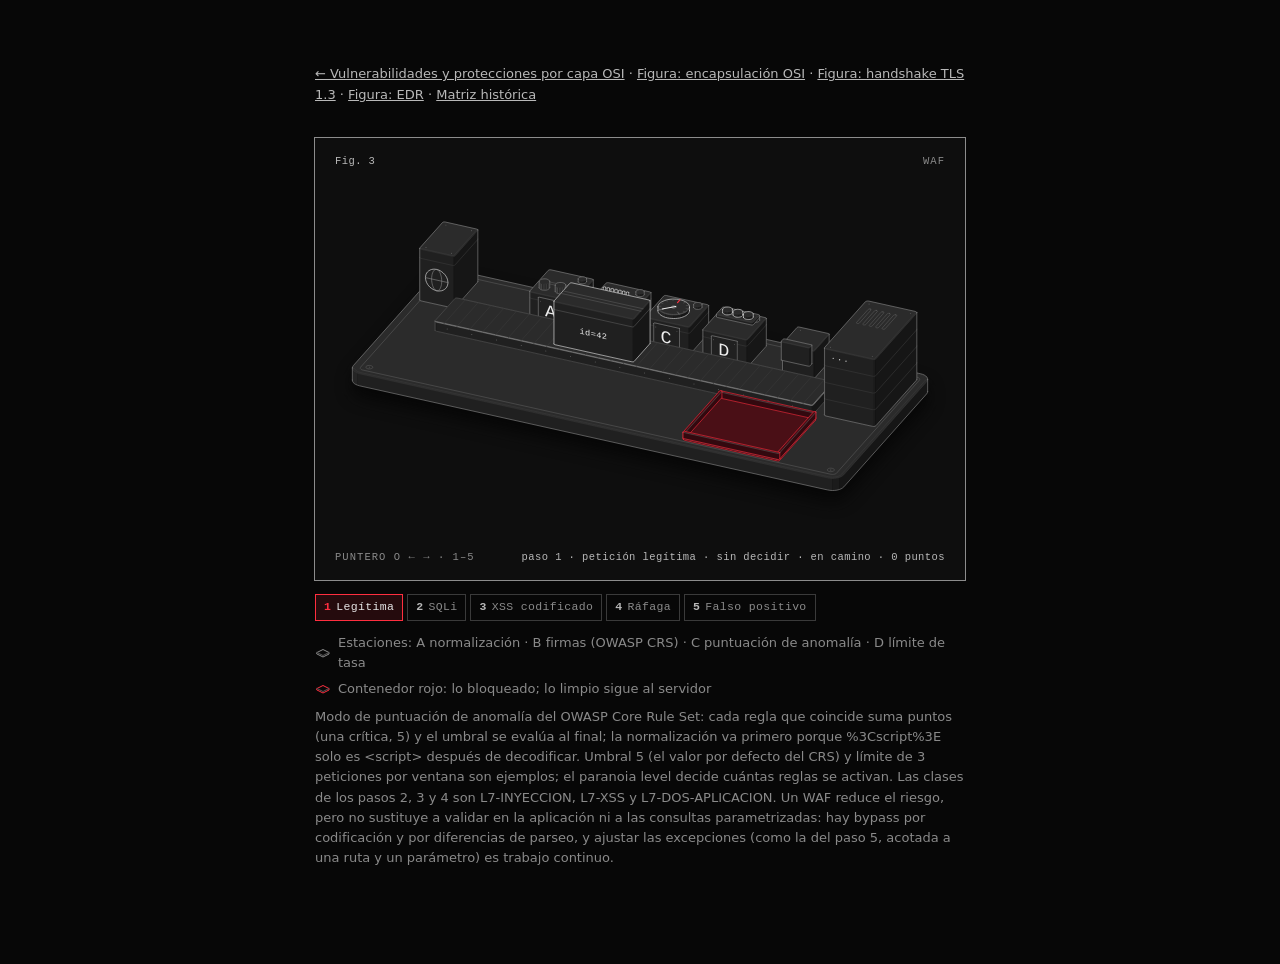
<file: docs/figuras/waf/index.html>
<!doctype html><html lang="es">
<!-- Figura hecha con el kit de anatomy (MIT), https://github.com/wheresryan22/anatomy commit 1482e84, incrustado en esta página.
MIT License

Copyright (c) 2026 Ryan

Permission is hereby granted, free of charge, to any person obtaining a copy
of this software and associated documentation files (the "Software"), to deal
in the Software without restriction, including without limitation the rights
to use, copy, modify, merge, publish, distribute, sublicense, and/or sell
copies of the Software, and to permit persons to whom the Software is
furnished to do so, subject to the following conditions:

The above copyright notice and this permission notice shall be included in all
copies or substantial portions of the Software.

THE SOFTWARE IS PROVIDED "AS IS", WITHOUT WARRANTY OF ANY KIND, EXPRESS OR
IMPLIED, INCLUDING BUT NOT LIMITED TO THE WARRANTIES OF MERCHANTABILITY,
FITNESS FOR A PARTICULAR PURPOSE AND NONINFRINGEMENT. IN NO EVENT SHALL THE
AUTHORS OR COPYRIGHT HOLDERS BE LIABLE FOR ANY CLAIM, DAMAGES OR OTHER
LIABILITY, WHETHER IN AN ACTION OF CONTRACT, TORT OR OTHERWISE, ARISING FROM,
OUT OF OR IN CONNECTION WITH THE SOFTWARE OR THE USE OR OTHER DEALINGS IN THE
SOFTWARE.
--><head><meta charset="utf-8"><meta name="viewport" content="width=device-width, initial-scale=1"><title>WAF: cómo filtra un cortafuegos de aplicaciones web</title><meta name="description" content="Figura interactiva de un WAF: normalización, firmas del OWASP CRS, puntuación de anomalía, límite de tasa y excepciones, con SQLi, XSS codificado y un falso positivo."><style>
.iso{
  --anatomy-page:#0b0b0b;--anatomy-card:#131313;--anatomy-text:#a3a3a3;--anatomy-strong:#e6e6e6;--anatomy-muted:#6e6e6e;
  --anatomy-paper:#131313;--anatomy-face:#1b1b1b;--anatomy-top:#1c1c1c;
  --anatomy-shade-0:#0f0f0f;--anatomy-shade-1:#121212;--anatomy-shade-2:#151515;--anatomy-shade-3:#181818;
  --anatomy-lit-top:#262626;--anatomy-lit-shade:#1d1d1d;
  --anatomy-hi:#d4d4d4;--anatomy-mid:#6a6a6a;--anatomy-lo:#3e3e3e;--anatomy-faint:#2a2a2a;--anatomy-lit:#ffffff;
  --anatomy-halo:#050505;--anatomy-halo-opacity:.9;--anatomy-dot:#e6e6e6;
  --anatomy-red:#ff6b6b;--anatomy-green:#6be0a0;--anatomy-blue:#6b9bff;
  --anatomy-weight:.6px;--anatomy-ease:cubic-bezier(.32,.72,0,1);
  --anatomy-mono:ui-monospace,"SF Mono",Menlo,Consolas,monospace;
  --anatomy-lift:inset 0 1px 0 0 #ffffff0a,inset 0 0 0 1px #ffffff06,0 0 0 1px #00000026,0 1px 1px -.5px #00000014,0 3px 3px -1.5px #00000014,0 6px 6px -3px #00000014,0 12px 12px -6px #00000014;
}
.iso[data-theme="light"]{
  --anatomy-page:#f2f2ef;--anatomy-card:#fbfbfa;--anatomy-text:#57575a;--anatomy-strong:#18181a;--anatomy-muted:#8c8c90;
  --anatomy-paper:#fbfbfa;--anatomy-face:#ffffff;--anatomy-top:#ffffff;
  --anatomy-shade-0:#dcdcd9;--anatomy-shade-1:#e5e5e2;--anatomy-shade-2:#ededea;--anatomy-shade-3:#f4f4f1;
  --anatomy-lit-top:#ffffff;--anatomy-lit-shade:#eeeeeb;
  --anatomy-hi:#26262a;--anatomy-mid:#8a8a8f;--anatomy-lo:#b4b4b8;--anatomy-faint:#d4d4d6;--anatomy-lit:#000000;
  --anatomy-halo:#8a8a80;--anatomy-halo-opacity:.32;--anatomy-dot:#3a3a3e;
  --anatomy-red:#e5484d;--anatomy-green:#30a46c;--anatomy-blue:#3e63dd;
  --anatomy-lift:inset 0 1px 0 0 #ffffff,0 0 0 1px #0000000f,0 1px 1px -.5px #0000000a,0 3px 3px -1.5px #0000000a,0 6px 6px -3px #0000000a,0 12px 12px -6px #0000000a;
}
.iso-svg{display:block;width:100%;height:auto;overflow:visible}
.iso-svg path,.iso-svg circle{vector-effect:non-scaling-stroke}
.iso-fill{fill:var(--anatomy-paper);stroke:none}
.iso-solid[data-lit]>.iso-fill{fill:var(--anatomy-face)}
.iso-shade,.iso-top{stroke:none}
.iso-shade[data-shade="0"]{fill:var(--anatomy-shade-0)}
.iso-shade[data-shade="1"]{fill:var(--anatomy-shade-1)}
.iso-shade[data-shade="2"]{fill:var(--anatomy-shade-2)}
.iso-shade[data-shade="3"]{fill:var(--anatomy-shade-3)}
.iso-top{fill:var(--anatomy-top)}
.iso-solid[data-lit]>.iso-top{fill:var(--anatomy-lit-top)}
.iso-solid[data-lit]>.iso-shade{fill:var(--anatomy-lit-shade)}
.iso-solid[data-seamless]>.iso-shade,.iso-solid[data-seamless]>.iso-top{stroke-width:.4;stroke-linejoin:round}
.iso-solid[data-seamless]>.iso-shade[data-shade="0"]{stroke:var(--anatomy-shade-0)}
.iso-solid[data-seamless]>.iso-shade[data-shade="1"]{stroke:var(--anatomy-shade-1)}
.iso-solid[data-seamless]>.iso-shade[data-shade="2"]{stroke:var(--anatomy-shade-2)}
.iso-solid[data-seamless]>.iso-shade[data-shade="3"]{stroke:var(--anatomy-shade-3)}
.iso-solid[data-seamless]>.iso-top{stroke:var(--anatomy-top)}
.iso-solid[data-seamless][data-lit]>.iso-top{stroke:var(--anatomy-lit-top)}
.iso-solid[data-seamless][data-lit]>.iso-shade{stroke:var(--anatomy-lit-shade)}
.iso-solid[data-lit]>.iso-edge{stroke:var(--anatomy-lit)}
.iso-halo{fill:var(--anatomy-halo);stroke:none;filter:blur(9px);opacity:var(--anatomy-halo-opacity);transform:translateY(3px)}
.iso-line{fill:none;stroke:var(--anatomy-lo);stroke-width:var(--anatomy-weight);stroke-linecap:round;stroke-linejoin:round}
.iso-line[data-tone="hi"]{stroke:var(--anatomy-hi)}
.iso-line[data-tone="mid"]{stroke:var(--anatomy-mid)}
.iso-line[data-tone="lo"]{stroke:var(--anatomy-lo)}
.iso-line[data-tone="faint"]{stroke:var(--anatomy-faint)}
.iso-line[data-tone="lit"]{stroke:var(--anatomy-lit)}
.iso-line[data-tone="red"]{stroke:var(--anatomy-red)}
.iso-line[data-tone="green"]{stroke:var(--anatomy-green)}
.iso-line[data-tone="blue"]{stroke:var(--anatomy-blue)}
.iso-line[data-dotted]{stroke-dasharray:.01 3.5;stroke-width:1}
.iso-line[data-dashed]{stroke-dasharray:3 3}
.iso-line[data-flow]{stroke-dasharray:2 6}
.iso-wire-end{fill:var(--anatomy-paper);stroke:var(--anatomy-lo);stroke-width:var(--anatomy-weight)}
.iso-wire[data-tone="hi"] .iso-wire-end{stroke:var(--anatomy-hi)}
.iso-wire[data-tone="mid"] .iso-wire-end{stroke:var(--anatomy-mid)}
.iso-wire[data-tone="faint"] .iso-wire-end{stroke:var(--anatomy-faint)}
.iso-wire[data-tone="lit"] .iso-wire-end{stroke:var(--anatomy-lit)}
.iso-dots circle{fill:var(--anatomy-dot);stroke:none;opacity:.32}
.iso-dots[data-tone="hi"] circle{opacity:.85}
.iso-dots[data-tone="mid"] circle{opacity:.45}
.iso-dots[data-tone="lo"] circle{opacity:.22}
.iso-dots[data-tone="faint"] circle{opacity:.12}
.iso-face-text{fill:var(--anatomy-mid);font-family:var(--anatomy-mono);letter-spacing:.04em}
.iso-face-text[data-tone="hi"]{fill:var(--anatomy-hi)}
.iso-face-text[data-tone="lo"]{fill:var(--anatomy-lo)}
.iso-face-text[data-tone="faint"]{fill:var(--anatomy-faint)}
.tb-body{fill:var(--anatomy-shade-2);stroke:none}
.tb-shine{fill:var(--anatomy-top);stroke:none}
.tb-shade{fill:var(--anatomy-shade-0);stroke:none}
.tb-ring{fill:none;stroke:var(--anatomy-lo);stroke-width:.45;stroke-linecap:butt;stroke-linejoin:round}
.tb-ring[data-tone="mid"]{stroke:var(--anatomy-mid)}
.tb-ring[data-tone="faint"]{stroke:var(--anatomy-faint)}
.tb-ring[data-tone="hi"]{stroke:var(--anatomy-hi)}
@keyframes iso-flow{to{stroke-dashoffset:-32}}
@keyframes iso-pulse{0%,100%{opacity:.18}12%{opacity:1}40%{opacity:.18}}
.iso-line[data-flow]{animation:iso-flow 1600ms linear infinite}
.iso-dots circle[data-pulse]{animation:iso-pulse 1600ms steps(1,end) infinite;animation-delay:var(--pulse-at,0ms)}
.iso-figure{margin:32px 0 36px}
.iso-plate{position:relative;padding:52px 24px;border-radius:0;background:var(--anatomy-card);box-shadow:0 0 0 1px var(--anatomy-mid);--anatomy-paper:var(--anatomy-card)}
.iso-plate-corners{position:absolute;inset:18px 20px;pointer-events:none}
.iso-plate-corner{position:absolute;color:var(--anatomy-muted);font-family:var(--anatomy-mono);font-size:10.5px;line-height:1;letter-spacing:.04em;white-space:nowrap}
.iso-plate-corner[data-corner="fig"]{top:0;left:0;color:var(--anatomy-text)}
.iso-plate-corner[data-corner="title"]{top:0;right:0;text-transform:uppercase;letter-spacing:.1em}
.iso-plate-corner[data-corner="hint"]{bottom:0;left:0;text-transform:uppercase;letter-spacing:.1em}
.iso-plate-corner[data-corner="readout"]{right:0;bottom:0;color:var(--anatomy-text);font-variant-numeric:tabular-nums}
.iso-plate .iso-svg{margin:0 auto}
.iso-legend{display:grid;gap:8px;margin-top:12px;color:var(--anatomy-muted);font-size:13px;line-height:1.55}
.iso-keys{display:flex;flex-wrap:wrap;gap:6px 18px}
.iso-key{display:inline-flex;align-items:center;gap:7px}
.iso-swatch{width:16px;height:10px;flex:none;overflow:visible}
.iso-swatch path{fill:none;stroke:var(--anatomy-hi);stroke-width:1;vector-effect:non-scaling-stroke;stroke-linejoin:round;stroke-linecap:round}
.iso-swatch[data-mark="raised"] path,.iso-swatch[data-mark="flat"] path{stroke:var(--anatomy-mid)}
.iso-swatch[data-mark="lit"] path{stroke:var(--anatomy-lit)}
.iso-swatch[data-mark="dim"] path{stroke:var(--anatomy-lo)}
.iso-swatch[data-mark="dotted"] path{stroke-dasharray:.01 3;stroke-width:1.4}
.iso-swatch[data-mark="dashed"] path{stroke-dasharray:3 2.5}
.iso-swatch[data-mark="red"] path{stroke:var(--anatomy-red)}
.iso-swatch[data-mark="green"] path{stroke:var(--anatomy-green)}
.iso-swatch[data-mark="blue"] path{stroke:var(--anatomy-blue)}
.iso-swatch-crease{stroke:var(--anatomy-lo)!important}
@media (max-width:560px){.iso-plate{padding:48px 12px 70px}.iso-plate-corner[data-corner="hint"]{bottom:18px}}
@media (prefers-reduced-motion:reduce){.iso-line[data-flow],.iso-dots circle[data-pulse]{animation:none}}

*{box-sizing:border-box}
html{color-scheme:dark}
body[data-theme="light"]{color-scheme:light}
body{margin:0;background:var(--anatomy-page);color:var(--anatomy-text);font:14px/1.6 ui-sans-serif,system-ui,-apple-system,"Segoe UI",sans-serif;-webkit-font-smoothing:antialiased}
.iso-page{width:min(650px,100% - 32px);margin:64px auto 96px}
</style></head><body class="iso" data-theme="dark"><main class="iso-page"><p style="margin:0 0 14px;font-size:13px"><a href="../../" style="color:inherit">← Vulnerabilidades y protecciones por capa OSI</a> · <a href="../encapsulacion/" style="color:inherit">Figura: encapsulación OSI</a> · <a href="../tls/" style="color:inherit">Figura: handshake TLS 1.3</a> · <a href="../edr/" style="color:inherit">Figura: EDR</a> · <a href="../../historico/" style="color:inherit">Matriz histórica</a></p><style>
.iso{--anatomy-lit:#ff2e3f;--anatomy-lit-top:#4a0f16;--anatomy-lit-shade:#33090f;--anatomy-page:#070707;--anatomy-card:#0e0e0e;--anatomy-paper:#0e0e0e;
  --anatomy-face:#262626;--anatomy-top:#2b2b2b;--anatomy-shade-0:#161616;--anatomy-shade-1:#1b1b1b;--anatomy-shade-2:#202020;--anatomy-shade-3:#252525;
  --anatomy-hi:#ededed;--anatomy-mid:#8c8c8c;--anatomy-lo:#5a5a5a;--anatomy-faint:#3a3a3a;--anatomy-text:#b8b8b8;--anatomy-muted:#8a8a8a;--anatomy-dot:#f0f0f0}
.iso[data-theme="light"]{--anatomy-lit:#d0142a;--anatomy-lit-top:#fde4e7;--anatomy-lit-shade:#f6cdd2;--anatomy-page:#f2f2ef;--anatomy-card:#fbfbfa;--anatomy-paper:#fbfbfa}
.iso-solid[data-lit]>.iso-fill{fill:var(--anatomy-lit-shade)}
[data-lamp]{fill:var(--anatomy-hi);opacity:0;transition:opacity .25s}
[data-lamp][data-red]{fill:var(--anatomy-lit)}
[data-lamp][data-on]{opacity:1}
.nw{white-space:nowrap}
.iso-stage{outline:none;touch-action:pan-y;cursor:ew-resize}
.iso-stage:focus-visible{outline:1px solid var(--anatomy-muted);outline-offset:6px}
.waf-legend{list-style:none;margin:14px 0 0;padding:0;display:flex;flex-wrap:wrap;gap:5px;font-family:var(--anatomy-mono);font-size:11.5px;letter-spacing:.03em}
.waf-legend li{padding:3px 7px;border:1px solid var(--anatomy-faint);color:var(--anatomy-muted);cursor:pointer;transition:color .25s,border-color .25s,background .25s}
.waf-legend li b{font-weight:600;margin-right:5px;color:var(--anatomy-text)}
.waf-legend li[data-on]{color:var(--anatomy-strong);border-color:var(--anatomy-lit);background:color-mix(in srgb,var(--anatomy-lit) 12%,transparent)}
.waf-legend li[data-on] b{color:var(--anatomy-lit)}
@media (min-width:1000px){.waf-legend{flex-wrap:nowrap;gap:4px}.waf-legend li{white-space:nowrap;padding:3px 8px}}
@media (max-width:640px){
  .iso-plate{overflow:hidden}
  .iso-plate .iso-stage .iso-svg{width:118%;margin:-4% -9% -3%}
  .iso-plate-corner[data-corner="readout"] span{display:block;text-align:right;line-height:1.5}
  .iso-plate-corner[data-corner="readout"] .rsep{display:none}
  .iso-plate-corner[data-corner="hint"]{display:none}
}
</style><figure class="iso-figure"><div class="iso-plate"><div class="iso-plate-corners" aria-hidden="true"><span class="iso-plate-corner" data-corner="fig">Fig. 3</span><span class="iso-plate-corner" data-corner="title">WAF</span><span class="iso-plate-corner" data-corner="hint">Puntero o ← → · 1–5</span><span class="iso-plate-corner" data-corner="readout" data-readout>paso 1 · petición legítima · sin decidir · en camino · 0 puntos</span></div><div class="iso-stage" tabindex="0" role="slider" aria-label="WAF: flechas izquierda y derecha, o teclas 1 a 5, eligen el paso" aria-valuemin="1" aria-valuemax="5" aria-valuenow="1"><svg xmlns="http://www.w3.org/2000/svg" class="iso-svg" viewBox="0 0 640 360" role="img" aria-label="Una aduana: una cinta transportadora lleva paquetes, las peticiones HTTP, desde una puerta con un globo (Internet) hasta el servidor de aplicaciones. Detrás de la cinta hay cuatro estaciones grabadas A a D: normalización con rodillos, firmas con un peine de agujas, un dial de puntuación de anomalía con la marca del umbral en rojo y una bandeja de fichas para el límite de tasa. Un empujador desvía lo bloqueado a un contenedor rojo delante de la cinta."><path class="iso-halo" d="M14.2 197.2L14.5 195.9L15.3 194.7L103.3 95.9L104.6 94.8L106.2 93.8L108.3 93L110.6 92.5L113 92.1L115.6 92L118.1 92.2L120.5 92.6L618.1 203.3L620.3 204L622.2 204.8L623.8 205.8L625 207L625.6 208.2L625.8 209.5L625.8 222.4L625.5 223.7L624.7 224.9L536.7 323.7L535.4 324.8L533.8 325.8L531.7 326.6L529.4 327.1L527 327.5L524.4 327.6L521.9 327.4L519.5 327L21.9 216.3L19.7 215.6L17.8 214.8L16.2 213.8L15 212.6L14.4 211.4L14.2 210.1Z"/><g class="iso-solid"><path class="iso-fill" d="M112.6 120.5L112.8 119.2L113.5 118L114.8 116.9L116.5 116L118.6 115.3L120.9 114.9L123.4 114.7L125.9 114.8L128.3 115.2L130.5 115.8L132.3 116.7L133.7 117.7L134.6 118.9L134.9 120.1L134.9 122.4L134.7 123.6L134 124.8L132.7 125.9L131 126.8L128.9 127.5L126.6 128L124.1 128.1L121.6 128L119.2 127.7L117 127L115.2 126.2L113.8 125.1L112.9 124L112.6 122.7Z"/><path class="iso-shade" data-shade="0" d="M134 124.8L132.7 125.9L132.7 123.6L134 122.6ZM132.7 125.9L131 126.8L131 124.6L132.7 123.6ZM131 126.8L128.9 127.5L128.9 125.3L131 124.6ZM134.9 122.4L134.7 123.6L134.7 121.4L134.9 120.1ZM134.7 123.6L134 124.8L134 122.6L134.7 121.4Z"/><path class="iso-shade" data-shade="1" d="M128.9 127.5L126.6 128L126.6 125.7L128.9 125.3ZM126.6 128L124.1 128.1L124.1 125.9L126.6 125.7Z"/><path class="iso-shade" data-shade="2" d="M124.1 128.1L121.6 128L121.6 125.8L124.1 125.9ZM121.6 128L119.2 127.7L119.2 125.4L121.6 125.8Z"/><path class="iso-shade" data-shade="3" d="M119.2 127.7L117 127L117 124.8L119.2 125.4ZM117 127L115.2 126.2L115.2 123.9L117 124.8ZM115.2 126.2L113.8 125.1L113.8 122.9L115.2 123.9ZM113.8 125.1L112.9 124L112.9 121.7L113.8 122.9ZM112.9 124L112.6 122.7L112.6 120.5L112.9 121.7Z"/><path class="iso-top" d="M134 122.6L132.7 123.6L131 124.6L128.9 125.3L126.6 125.7L124.1 125.9L121.6 125.8L119.2 125.4L117 124.8L115.2 123.9L113.8 122.9L112.9 121.7L112.6 120.5L112.8 119.2L113.5 118L114.8 116.9L116.5 116L118.6 115.3L120.9 114.9L123.4 114.7L125.9 114.8L128.3 115.2L130.5 115.8L132.3 116.7L133.7 117.7L134.6 118.9L134.9 120.1L134.7 121.4Z"/><path class="iso-line iso-crease" data-tone="faint" d="M134.9 120.1L134.7 121.4L134 122.6L132.7 123.6L131 124.6L128.9 125.3L126.6 125.7L124.1 125.9L121.6 125.8L119.2 125.4L117 124.8L115.2 123.9L113.8 122.9L112.9 121.7L112.6 120.5"/><path class="iso-line iso-edge" data-tone="lo" d="M112.6 120.5L112.8 119.2L113.5 118L114.8 116.9L116.5 116L118.6 115.3L120.9 114.9L123.4 114.7L125.9 114.8L128.3 115.2L130.5 115.8L132.3 116.7L133.7 117.7L134.6 118.9L134.9 120.1M134.9 122.4L134.7 123.6L134 124.8L132.7 125.9L131 126.8L128.9 127.5L126.6 128L124.1 128.1L121.6 128L119.2 127.7L117 127L115.2 126.2L113.8 125.1L112.9 124L112.6 122.7M112.6 120.5L112.6 122.7M134.9 120.1L134.9 122.4"/></g><g class="iso-solid"><path class="iso-fill" d="M115.2 114.6L115.3 113.6L115.9 112.7L116.9 111.9L118.2 111.2L119.8 110.7L121.6 110.3L123.5 110.2L125.4 110.3L127.2 110.6L128.9 111L130.3 111.7L131.4 112.5L132 113.4L132.3 114.3L132.3 120.2L132.2 121.1L131.6 122L130.6 122.9L129.3 123.6L127.7 124.1L125.9 124.4L124 124.6L122.1 124.5L120.3 124.2L118.6 123.7L117.2 123.1L116.1 122.3L115.4 121.4L115.2 120.4Z"/><path class="iso-shade" data-shade="0" d="M131.6 122L130.6 122.9L130.6 117L131.6 116.2ZM130.6 122.9L129.3 123.6L129.3 117.7L130.6 117ZM129.3 123.6L127.7 124.1L127.7 118.3L129.3 117.7ZM132.3 120.2L132.2 121.1L132.2 115.3L132.3 114.3ZM132.2 121.1L131.6 122L131.6 116.2L132.2 115.3Z"/><path class="iso-shade" data-shade="1" d="M127.7 124.1L125.9 124.4L125.9 118.6L127.7 118.3ZM125.9 124.4L124 124.6L124 118.8L125.9 118.6Z"/><path class="iso-shade" data-shade="2" d="M124 124.6L122.1 124.5L122.1 118.7L124 118.8ZM122.1 124.5L120.3 124.2L120.3 118.4L122.1 118.7Z"/><path class="iso-shade" data-shade="3" d="M120.3 124.2L118.6 123.7L118.6 117.9L120.3 118.4ZM118.6 123.7L117.2 123.1L117.2 117.2L118.6 117.9ZM117.2 123.1L116.1 122.3L116.1 116.4L117.2 117.2ZM116.1 122.3L115.4 121.4L115.4 115.6L116.1 116.4ZM115.4 121.4L115.2 120.4L115.2 114.6L115.4 115.6Z"/><path class="iso-top" d="M131.6 116.2L130.6 117L129.3 117.7L127.7 118.3L125.9 118.6L124 118.8L122.1 118.7L120.3 118.4L118.6 117.9L117.2 117.2L116.1 116.4L115.4 115.6L115.2 114.6L115.3 113.6L115.9 112.7L116.9 111.9L118.2 111.2L119.8 110.7L121.6 110.3L123.5 110.2L125.4 110.3L127.2 110.6L128.9 111L130.3 111.7L131.4 112.5L132 113.4L132.3 114.3L132.2 115.3Z"/><path class="iso-line iso-crease" data-tone="faint" d="M132.3 114.3L132.2 115.3L131.6 116.2L130.6 117L129.3 117.7L127.7 118.3L125.9 118.6L124 118.8L122.1 118.7L120.3 118.4L118.6 117.9L117.2 117.2L116.1 116.4L115.4 115.6L115.2 114.6"/><path class="iso-line iso-edge" data-tone="mid" d="M115.2 114.6L115.3 113.6L115.9 112.7L116.9 111.9L118.2 111.2L119.8 110.7L121.6 110.3L123.5 110.2L125.4 110.3L127.2 110.6L128.9 111L130.3 111.7L131.4 112.5L132 113.4L132.3 114.3M132.3 120.2L132.2 121.1L131.6 122L130.6 122.9L129.3 123.6L127.7 124.1L125.9 124.4L124 124.6L122.1 124.5L120.3 124.2L118.6 123.7L117.2 123.1L116.1 122.3L115.4 121.4L115.2 120.4M115.2 114.6L115.2 120.4M132.3 114.3L132.3 120.2"/></g><g class="iso-solid"><path class="iso-fill" d="M38.2 203.9L38.4 202.7L39.2 201.5L40.4 200.4L42.2 199.5L44.2 198.8L46.6 198.4L49.1 198.2L51.6 198.3L54 198.7L56.1 199.3L57.9 200.2L59.3 201.2L60.2 202.4L60.6 203.6L60.6 205.9L60.4 207.1L59.6 208.3L58.4 209.4L56.6 210.3L54.6 211L52.2 211.5L49.7 211.6L47.2 211.5L44.8 211.2L42.7 210.5L40.9 209.7L39.5 208.6L38.6 207.4L38.2 206.2Z"/><path class="iso-shade" data-shade="0" d="M59.6 208.3L58.4 209.4L58.4 207.1L59.6 206.1ZM58.4 209.4L56.6 210.3L56.6 208L58.4 207.1ZM56.6 210.3L54.6 211L54.6 208.7L56.6 208ZM60.6 205.9L60.4 207.1L60.4 204.9L60.6 203.6ZM60.4 207.1L59.6 208.3L59.6 206.1L60.4 204.9Z"/><path class="iso-shade" data-shade="1" d="M54.6 211L52.2 211.5L52.2 209.2L54.6 208.7ZM52.2 211.5L49.7 211.6L49.7 209.4L52.2 209.2Z"/><path class="iso-shade" data-shade="2" d="M49.7 211.6L47.2 211.5L47.2 209.3L49.7 209.4ZM47.2 211.5L44.8 211.2L44.8 208.9L47.2 209.3Z"/><path class="iso-shade" data-shade="3" d="M44.8 211.2L42.7 210.5L42.7 208.3L44.8 208.9ZM42.7 210.5L40.9 209.7L40.9 207.4L42.7 208.3ZM40.9 209.7L39.5 208.6L39.5 206.4L40.9 207.4ZM39.5 208.6L38.6 207.4L38.6 205.2L39.5 206.4ZM38.6 207.4L38.2 206.2L38.2 203.9L38.6 205.2Z"/><path class="iso-top" d="M59.6 206.1L58.4 207.1L56.6 208L54.6 208.7L52.2 209.2L49.7 209.4L47.2 209.3L44.8 208.9L42.7 208.3L40.9 207.4L39.5 206.4L38.6 205.2L38.2 203.9L38.4 202.7L39.2 201.5L40.4 200.4L42.2 199.5L44.2 198.8L46.6 198.4L49.1 198.2L51.6 198.3L54 198.7L56.1 199.3L57.9 200.2L59.3 201.2L60.2 202.4L60.6 203.6L60.4 204.9Z"/><path class="iso-line iso-crease" data-tone="faint" d="M60.6 203.6L60.4 204.9L59.6 206.1L58.4 207.1L56.6 208L54.6 208.7L52.2 209.2L49.7 209.4L47.2 209.3L44.8 208.9L42.7 208.3L40.9 207.4L39.5 206.4L38.6 205.2L38.2 203.9"/><path class="iso-line iso-edge" data-tone="lo" d="M38.2 203.9L38.4 202.7L39.2 201.5L40.4 200.4L42.2 199.5L44.2 198.8L46.6 198.4L49.1 198.2L51.6 198.3L54 198.7L56.1 199.3L57.9 200.2L59.3 201.2L60.2 202.4L60.6 203.6M60.6 205.9L60.4 207.1L59.6 208.3L58.4 209.4L56.6 210.3L54.6 211L52.2 211.5L49.7 211.6L47.2 211.5L44.8 211.2L42.7 210.5L40.9 209.7L39.5 208.6L38.6 207.4L38.2 206.2M38.2 203.9L38.2 206.2M60.6 203.6L60.6 205.9"/></g><g class="iso-solid"><path class="iso-fill" d="M40.8 198.1L41 197.1L41.6 196.2L42.5 195.4L43.9 194.7L45.4 194.2L47.2 193.8L49.1 193.7L51.1 193.8L52.9 194L54.5 194.5L55.9 195.2L57 196L57.7 196.9L58 197.8L58 203.6L57.8 204.6L57.2 205.5L56.3 206.4L54.9 207L53.4 207.6L51.6 207.9L49.7 208.1L47.7 208L45.9 207.7L44.3 207.2L42.9 206.6L41.8 205.8L41.1 204.9L40.8 203.9Z"/><path class="iso-shade" data-shade="0" d="M57.2 205.5L56.3 206.4L56.3 200.5L57.2 199.7ZM56.3 206.4L54.9 207L54.9 201.2L56.3 200.5ZM54.9 207L53.4 207.6L53.4 201.8L54.9 201.2ZM58 203.6L57.8 204.6L57.8 198.8L58 197.8ZM57.8 204.6L57.2 205.5L57.2 199.7L57.8 198.8Z"/><path class="iso-shade" data-shade="1" d="M53.4 207.6L51.6 207.9L51.6 202.1L53.4 201.8ZM51.6 207.9L49.7 208.1L49.7 202.3L51.6 202.1Z"/><path class="iso-shade" data-shade="2" d="M49.7 208.1L47.7 208L47.7 202.2L49.7 202.3ZM47.7 208L45.9 207.7L45.9 201.9L47.7 202.2Z"/><path class="iso-shade" data-shade="3" d="M45.9 207.7L44.3 207.2L44.3 201.4L45.9 201.9ZM44.3 207.2L42.9 206.6L42.9 200.7L44.3 201.4ZM42.9 206.6L41.8 205.8L41.8 199.9L42.9 200.7ZM41.8 205.8L41.1 204.9L41.1 199L41.8 199.9ZM41.1 204.9L40.8 203.9L40.8 198.1L41.1 199Z"/><path class="iso-top" d="M57.2 199.7L56.3 200.5L54.9 201.2L53.4 201.8L51.6 202.1L49.7 202.3L47.7 202.2L45.9 201.9L44.3 201.4L42.9 200.7L41.8 199.9L41.1 199L40.8 198.1L41 197.1L41.6 196.2L42.5 195.4L43.9 194.7L45.4 194.2L47.2 193.8L49.1 193.7L51.1 193.8L52.9 194L54.5 194.5L55.9 195.2L57 196L57.7 196.9L58 197.8L57.8 198.8Z"/><path class="iso-line iso-crease" data-tone="faint" d="M58 197.8L57.8 198.8L57.2 199.7L56.3 200.5L54.9 201.2L53.4 201.8L51.6 202.1L49.7 202.3L47.7 202.2L45.9 201.9L44.3 201.4L42.9 200.7L41.8 199.9L41.1 199L40.8 198.1"/><path class="iso-line iso-edge" data-tone="mid" d="M40.8 198.1L41 197.1L41.6 196.2L42.5 195.4L43.9 194.7L45.4 194.2L47.2 193.8L49.1 193.7L51.1 193.8L52.9 194L54.5 194.5L55.9 195.2L57 196L57.7 196.9L58 197.8M58 203.6L57.8 204.6L57.2 205.5L56.3 206.4L54.9 207L53.4 207.6L51.6 207.9L49.7 208.1L47.7 208L45.9 207.7L44.3 207.2L42.9 206.6L41.8 205.8L41.1 204.9L40.8 203.9M40.8 198.1L40.8 203.9M58 197.8L58 203.6"/></g><g class="iso-solid"><path class="iso-fill" d="M579.4 224.4L579.6 223.1L580.4 221.9L581.6 220.9L583.4 219.9L585.4 219.3L587.8 218.8L590.3 218.6L592.8 218.7L595.2 219.1L597.3 219.7L599.1 220.6L600.5 221.6L601.4 222.8L601.8 224.1L601.8 226.3L601.6 227.6L600.8 228.8L599.6 229.8L597.8 230.7L595.8 231.4L593.4 231.9L590.9 232.1L588.4 232L586 231.6L583.9 231L582.1 230.1L580.7 229.1L579.8 227.9L579.4 226.6Z"/><path class="iso-shade" data-shade="0" d="M600.8 228.8L599.6 229.8L599.6 227.6L600.8 226.5ZM599.6 229.8L597.8 230.7L597.8 228.5L599.6 227.6ZM597.8 230.7L595.8 231.4L595.8 229.2L597.8 228.5ZM601.8 226.3L601.6 227.6L601.6 225.3L601.8 224.1ZM601.6 227.6L600.8 228.8L600.8 226.5L601.6 225.3Z"/><path class="iso-shade" data-shade="1" d="M595.8 231.4L593.4 231.9L593.4 229.6L595.8 229.2ZM593.4 231.9L590.9 232.1L590.9 229.8L593.4 229.6Z"/><path class="iso-shade" data-shade="2" d="M590.9 232.1L588.4 232L588.4 229.7L590.9 229.8ZM588.4 232L586 231.6L586 229.3L588.4 229.7Z"/><path class="iso-shade" data-shade="3" d="M586 231.6L583.9 231L583.9 228.7L586 229.3ZM583.9 231L582.1 230.1L582.1 227.8L583.9 228.7ZM582.1 230.1L580.7 229.1L580.7 226.8L582.1 227.8ZM580.7 229.1L579.8 227.9L579.8 225.6L580.7 226.8ZM579.8 227.9L579.4 226.6L579.4 224.4L579.8 225.6Z"/><path class="iso-top" d="M600.8 226.5L599.6 227.6L597.8 228.5L595.8 229.2L593.4 229.6L590.9 229.8L588.4 229.7L586 229.3L583.9 228.7L582.1 227.8L580.7 226.8L579.8 225.6L579.4 224.4L579.6 223.1L580.4 221.9L581.6 220.9L583.4 219.9L585.4 219.3L587.8 218.8L590.3 218.6L592.8 218.7L595.2 219.1L597.3 219.7L599.1 220.6L600.5 221.6L601.4 222.8L601.8 224.1L601.6 225.3Z"/><path class="iso-line iso-crease" data-tone="faint" d="M601.8 224.1L601.6 225.3L600.8 226.5L599.6 227.6L597.8 228.5L595.8 229.2L593.4 229.6L590.9 229.8L588.4 229.7L586 229.3L583.9 228.7L582.1 227.8L580.7 226.8L579.8 225.6L579.4 224.4"/><path class="iso-line iso-edge" data-tone="lo" d="M579.4 224.4L579.6 223.1L580.4 221.9L581.6 220.9L583.4 219.9L585.4 219.3L587.8 218.8L590.3 218.6L592.8 218.7L595.2 219.1L597.3 219.7L599.1 220.6L600.5 221.6L601.4 222.8L601.8 224.1M601.8 226.3L601.6 227.6L600.8 228.8L599.6 229.8L597.8 230.7L595.8 231.4L593.4 231.9L590.9 232.1L588.4 232L586 231.6L583.9 231L582.1 230.1L580.7 229.1L579.8 227.9L579.4 226.6M579.4 224.4L579.4 226.6M601.8 224.1L601.8 226.3"/></g><g class="iso-solid"><path class="iso-fill" d="M582 218.5L582.2 217.6L582.8 216.7L583.7 215.8L585.1 215.1L586.6 214.6L588.4 214.3L590.3 214.1L592.3 214.2L594.1 214.5L595.7 215L597.1 215.6L598.2 216.4L598.9 217.3L599.2 218.3L599.2 224.1L599 225L598.4 226L597.5 226.8L596.1 227.5L594.6 228L592.8 228.4L590.9 228.5L588.9 228.4L587.1 228.1L585.5 227.6L584.1 227L583 226.2L582.3 225.3L582 224.3Z"/><path class="iso-shade" data-shade="0" d="M598.4 226L597.5 226.8L597.5 221L598.4 220.1ZM597.5 226.8L596.1 227.5L596.1 221.7L597.5 221ZM596.1 227.5L594.6 228L594.6 222.2L596.1 221.7ZM599.2 224.1L599 225L599 219.2L599.2 218.3ZM599 225L598.4 226L598.4 220.1L599 219.2Z"/><path class="iso-shade" data-shade="1" d="M594.6 228L592.8 228.4L592.8 222.6L594.6 222.2ZM592.8 228.4L590.9 228.5L590.9 222.7L592.8 222.6Z"/><path class="iso-shade" data-shade="2" d="M590.9 228.5L588.9 228.4L588.9 222.6L590.9 222.7ZM588.9 228.4L587.1 228.1L587.1 222.3L588.9 222.6Z"/><path class="iso-shade" data-shade="3" d="M587.1 228.1L585.5 227.6L585.5 221.8L587.1 222.3ZM585.5 227.6L584.1 227L584.1 221.2L585.5 221.8ZM584.1 227L583 226.2L583 220.4L584.1 221.2ZM583 226.2L582.3 225.3L582.3 219.5L583 220.4ZM582.3 225.3L582 224.3L582 218.5L582.3 219.5Z"/><path class="iso-top" d="M598.4 220.1L597.5 221L596.1 221.7L594.6 222.2L592.8 222.6L590.9 222.7L588.9 222.6L587.1 222.3L585.5 221.8L584.1 221.2L583 220.4L582.3 219.5L582 218.5L582.2 217.6L582.8 216.7L583.7 215.8L585.1 215.1L586.6 214.6L588.4 214.3L590.3 214.1L592.3 214.2L594.1 214.5L595.7 215L597.1 215.6L598.2 216.4L598.9 217.3L599.2 218.3L599 219.2Z"/><path class="iso-line iso-crease" data-tone="faint" d="M599.2 218.3L599 219.2L598.4 220.1L597.5 221L596.1 221.7L594.6 222.2L592.8 222.6L590.9 222.7L588.9 222.6L587.1 222.3L585.5 221.8L584.1 221.2L583 220.4L582.3 219.5L582 218.5"/><path class="iso-line iso-edge" data-tone="mid" d="M582 218.5L582.2 217.6L582.8 216.7L583.7 215.8L585.1 215.1L586.6 214.6L588.4 214.3L590.3 214.1L592.3 214.2L594.1 214.5L595.7 215L597.1 215.6L598.2 216.4L598.9 217.3L599.2 218.3M599.2 224.1L599 225L598.4 226L597.5 226.8L596.1 227.5L594.6 228L592.8 228.4L590.9 228.5L588.9 228.4L587.1 228.1L585.5 227.6L584.1 227L583 226.2L582.3 225.3L582 224.3M582 218.5L582 224.3M599.2 218.3L599.2 224.1"/></g><g class="iso-solid"><path class="iso-fill" d="M505.1 307.9L505.3 306.6L506 305.4L507.3 304.4L509 303.4L511.1 302.7L513.4 302.3L515.9 302.1L518.4 302.2L520.8 302.6L523 303.2L524.8 304.1L526.2 305.1L527.1 306.3L527.4 307.5L527.4 309.8L527.2 311L526.5 312.2L525.2 313.3L523.5 314.2L521.4 314.9L519.1 315.4L516.6 315.6L514.1 315.5L511.7 315.1L509.5 314.4L507.7 313.6L506.3 312.5L505.4 311.4L505.1 310.1Z"/><path class="iso-shade" data-shade="0" d="M526.5 312.2L525.2 313.3L525.2 311.1L526.5 310ZM525.2 313.3L523.5 314.2L523.5 312L525.2 311.1ZM523.5 314.2L521.4 314.9L521.4 312.7L523.5 312ZM527.4 309.8L527.2 311L527.2 308.8L527.4 307.5ZM527.2 311L526.5 312.2L526.5 310L527.2 308.8Z"/><path class="iso-shade" data-shade="1" d="M521.4 314.9L519.1 315.4L519.1 313.1L521.4 312.7ZM519.1 315.4L516.6 315.6L516.6 313.3L519.1 313.1Z"/><path class="iso-shade" data-shade="2" d="M516.6 315.6L514.1 315.5L514.1 313.2L516.6 313.3ZM514.1 315.5L511.7 315.1L511.7 312.8L514.1 313.2Z"/><path class="iso-shade" data-shade="3" d="M511.7 315.1L509.5 314.4L509.5 312.2L511.7 312.8ZM509.5 314.4L507.7 313.6L507.7 311.3L509.5 312.2ZM507.7 313.6L506.3 312.5L506.3 310.3L507.7 311.3ZM506.3 312.5L505.4 311.4L505.4 309.1L506.3 310.3ZM505.4 311.4L505.1 310.1L505.1 307.9L505.4 309.1Z"/><path class="iso-top" d="M526.5 310L525.2 311.1L523.5 312L521.4 312.7L519.1 313.1L516.6 313.3L514.1 313.2L511.7 312.8L509.5 312.2L507.7 311.3L506.3 310.3L505.4 309.1L505.1 307.9L505.3 306.6L506 305.4L507.3 304.4L509 303.4L511.1 302.7L513.4 302.3L515.9 302.1L518.4 302.2L520.8 302.6L523 303.2L524.8 304.1L526.2 305.1L527.1 306.3L527.4 307.5L527.2 308.8Z"/><path class="iso-line iso-crease" data-tone="faint" d="M527.4 307.5L527.2 308.8L526.5 310L525.2 311.1L523.5 312L521.4 312.7L519.1 313.1L516.6 313.3L514.1 313.2L511.7 312.8L509.5 312.2L507.7 311.3L506.3 310.3L505.4 309.1L505.1 307.9"/><path class="iso-line iso-edge" data-tone="lo" d="M505.1 307.9L505.3 306.6L506 305.4L507.3 304.4L509 303.4L511.1 302.7L513.4 302.3L515.9 302.1L518.4 302.2L520.8 302.6L523 303.2L524.8 304.1L526.2 305.1L527.1 306.3L527.4 307.5M527.4 309.8L527.2 311L526.5 312.2L525.2 313.3L523.5 314.2L521.4 314.9L519.1 315.4L516.6 315.6L514.1 315.5L511.7 315.1L509.5 314.4L507.7 313.6L506.3 312.5L505.4 311.4L505.1 310.1M505.1 307.9L505.1 310.1M527.4 307.5L527.4 309.8"/></g><g class="iso-solid"><path class="iso-fill" d="M507.7 302L507.8 301.1L508.4 300.1L509.4 299.3L510.7 298.6L512.3 298.1L514.1 297.7L516 297.6L517.9 297.7L519.7 298L521.4 298.5L522.8 299.1L523.9 299.9L524.6 300.8L524.8 301.8L524.8 307.6L524.7 308.5L524.1 309.5L523.1 310.3L521.8 311L520.2 311.5L518.4 311.9L516.5 312L514.6 311.9L512.8 311.6L511.1 311.1L509.7 310.5L508.6 309.7L508 308.8L507.7 307.8Z"/><path class="iso-shade" data-shade="0" d="M524.1 309.5L523.1 310.3L523.1 304.5L524.1 303.6ZM523.1 310.3L521.8 311L521.8 305.2L523.1 304.5ZM521.8 311L520.2 311.5L520.2 305.7L521.8 305.2ZM524.8 307.6L524.7 308.5L524.7 302.7L524.8 301.8ZM524.7 308.5L524.1 309.5L524.1 303.6L524.7 302.7Z"/><path class="iso-shade" data-shade="1" d="M520.2 311.5L518.4 311.9L518.4 306L520.2 305.7ZM518.4 311.9L516.5 312L516.5 306.2L518.4 306Z"/><path class="iso-shade" data-shade="2" d="M516.5 312L514.6 311.9L514.6 306.1L516.5 306.2ZM514.6 311.9L512.8 311.6L512.8 305.8L514.6 306.1Z"/><path class="iso-shade" data-shade="3" d="M512.8 311.6L511.1 311.1L511.1 305.3L512.8 305.8ZM511.1 311.1L509.7 310.5L509.7 304.7L511.1 305.3ZM509.7 310.5L508.6 309.7L508.6 303.9L509.7 304.7ZM508.6 309.7L508 308.8L508 303L508.6 303.9ZM508 308.8L507.7 307.8L507.7 302L508 303Z"/><path class="iso-top" d="M524.1 303.6L523.1 304.5L521.8 305.2L520.2 305.7L518.4 306L516.5 306.2L514.6 306.1L512.8 305.8L511.1 305.3L509.7 304.7L508.6 303.9L508 303L507.7 302L507.8 301.1L508.4 300.1L509.4 299.3L510.7 298.6L512.3 298.1L514.1 297.7L516 297.6L517.9 297.7L519.7 298L521.4 298.5L522.8 299.1L523.9 299.9L524.6 300.8L524.8 301.8L524.7 302.7Z"/><path class="iso-line iso-crease" data-tone="faint" d="M524.8 301.8L524.7 302.7L524.1 303.6L523.1 304.5L521.8 305.2L520.2 305.7L518.4 306L516.5 306.2L514.6 306.1L512.8 305.8L511.1 305.3L509.7 304.7L508.6 303.9L508 303L507.7 302"/><path class="iso-line iso-edge" data-tone="mid" d="M507.7 302L507.8 301.1L508.4 300.1L509.4 299.3L510.7 298.6L512.3 298.1L514.1 297.7L516 297.6L517.9 297.7L519.7 298L521.4 298.5L522.8 299.1L523.9 299.9L524.6 300.8L524.8 301.8M524.8 307.6L524.7 308.5L524.1 309.5L523.1 310.3L521.8 311L520.2 311.5L518.4 311.9L516.5 312L514.6 311.9L512.8 311.6L511.1 311.1L509.7 310.5L508.6 309.7L508 308.8L507.7 307.8M507.7 302L507.7 307.8M524.8 301.8L524.8 307.6"/></g><g class="iso-solid"><path class="iso-fill" d="M14.2 189.1L14.5 187.9L15.3 186.6L103.3 87.8L104.6 86.7L106.2 85.7L108.3 84.9L110.6 84.4L113 84L115.6 83.9L118.1 84.1L120.5 84.5L618.1 195.3L620.3 195.9L622.2 196.7L623.8 197.7L625 198.9L625.6 200.1L625.8 201.4L625.8 214.3L625.5 215.6L624.7 216.8L536.7 315.6L535.4 316.7L533.8 317.7L531.7 318.5L529.4 319.1L527 319.4L524.4 319.5L521.9 319.3L519.5 318.9L21.9 208.2L19.7 207.5L17.8 206.7L16.2 205.7L15 204.6L14.4 203.3L14.2 202Z"/><path class="iso-shade" data-shade="0" d="M625.8 214.3L625.5 215.6L625.5 202.7L625.8 201.4ZM625.5 215.6L624.7 216.8L624.7 203.9L625.5 202.7ZM624.7 216.8L536.7 315.6L536.7 302.7L624.7 203.9ZM536.7 315.6L535.4 316.7L535.4 303.8L536.7 302.7ZM535.4 316.7L533.8 317.7L533.8 304.8L535.4 303.8ZM533.8 317.7L531.7 318.5L531.7 305.6L533.8 304.8Z"/><path class="iso-shade" data-shade="1" d="M531.7 318.5L529.4 319.1L529.4 306.1L531.7 305.6ZM529.4 319.1L527 319.4L527 306.5L529.4 306.1ZM527 319.4L524.4 319.5L524.4 306.6L527 306.5Z"/><path class="iso-shade" data-shade="2" d="M524.4 319.5L521.9 319.3L521.9 306.4L524.4 306.6ZM521.9 319.3L519.5 318.9L519.5 306L521.9 306.4ZM519.5 318.9L21.9 208.2L21.9 195.3L519.5 306ZM21.9 208.2L19.7 207.5L19.7 194.6L21.9 195.3Z"/><path class="iso-shade" data-shade="3" d="M19.7 207.5L17.8 206.7L17.8 193.8L19.7 194.6ZM17.8 206.7L16.2 205.7L16.2 192.8L17.8 193.8ZM16.2 205.7L15 204.6L15 191.6L16.2 192.8ZM15 204.6L14.4 203.3L14.4 190.4L15 191.6ZM14.4 203.3L14.2 202L14.2 189.1L14.4 190.4Z"/><path class="iso-top" d="M618.1 195.3L620.3 195.9L622.2 196.7L623.8 197.7L625 198.9L625.6 200.1L625.8 201.4L625.5 202.7L624.7 203.9L536.7 302.7L535.4 303.8L533.8 304.8L531.7 305.6L529.4 306.1L527 306.5L524.4 306.6L521.9 306.4L519.5 306L21.9 195.3L19.7 194.6L17.8 193.8L16.2 192.8L15 191.6L14.4 190.4L14.2 189.1L14.5 187.9L15.3 186.6L103.3 87.8L104.6 86.7L106.2 85.7L108.3 84.9L110.6 84.4L113 84L115.6 83.9L118.1 84.1L120.5 84.5Z"/><path class="iso-line iso-crease" data-tone="faint" d="M625.8 201.4L625.5 202.7L624.7 203.9L536.7 302.7L535.4 303.8L533.8 304.8L531.7 305.6L529.4 306.1L527 306.5L524.4 306.6L521.9 306.4L519.5 306L21.9 195.3L19.7 194.6L17.8 193.8L16.2 192.8L15 191.6L14.4 190.4L14.2 189.1"/><path class="iso-line iso-bevel" data-tone="faint" d="M625.8 201.4L622.9 202.4L622.3 203.4L534.4 302.1L533.3 303.1L532 303.8L530.3 304.5L528.5 304.9L526.5 305.2L524.5 305.3L522.5 305.1L520.4 304.8L23.1 194.1L21.2 193.6L19.7 192.9L18.4 192.1L17.5 191.2L16.9 190.2L14.2 189.1"/><path class="iso-line iso-edge" data-tone="mid" d="M14.2 189.1L14.5 187.9L15.3 186.6L103.3 87.8L104.6 86.7L106.2 85.7L108.3 84.9L110.6 84.4L113 84L115.6 83.9L118.1 84.1L120.5 84.5L618.1 195.3L620.3 195.9L622.2 196.7L623.8 197.7L625 198.9L625.6 200.1L625.8 201.4M625.8 214.3L625.5 215.6L624.7 216.8L536.7 315.6L535.4 316.7L533.8 317.7L531.7 318.5L529.4 319.1L527 319.4L524.4 319.5L521.9 319.3L519.5 318.9L21.9 208.2L19.7 207.5L17.8 206.7L16.2 205.7L15 204.6L14.4 203.3L14.2 202M625.8 201.4L625.8 214.3M14.2 189.1L14.2 202"/></g><path class="iso-line" data-tone="lo" d="M614.7 199.1L615.5 199.3L616.1 199.6L616.7 200L617.1 200.4L617.4 200.8L617.4 201.3L617.3 201.7L617 202.2L529 301L528.6 301.4L528 301.7L527.3 302L526.4 302.2L525.6 302.3L524.6 302.4L523.7 302.3L522.9 302.2L25.3 191.4L24.5 191.2L23.9 190.9L23.3 190.5L22.9 190.1L22.6 189.7L22.6 189.2L22.7 188.8L23 188.3L111 89.5L111.4 89.1L112 88.8L112.7 88.5L113.6 88.3L114.4 88.2L115.4 88.1L116.3 88.2L117.1 88.3Z"/><path class="iso-line" data-tone="lo" d="M120.5 93.7L119.7 94.3L118.5 94.7L117 94.8L115.6 94.6L114.4 94.2L113.6 93.6L113.4 92.9L113.7 92.2L114.6 91.6L115.8 91.2L117.2 91.1L118.6 91.2L119.8 91.6L120.6 92.3L120.9 93ZM611.2 202.9L610.4 203.5L609.2 203.9L607.7 204L606.3 203.9L605.1 203.5L604.4 202.8L604.1 202.1L604.4 201.4L605.3 200.8L606.5 200.4L607.9 200.3L609.4 200.5L610.5 200.9L611.3 201.5L611.6 202.2ZM35.6 189.1L34.7 189.7L33.5 190.1L32.1 190.2L30.6 190.1L29.5 189.6L28.7 189L28.4 188.3L28.8 187.6L29.6 187L30.8 186.6L32.3 186.5L33.7 186.6L34.9 187.1L35.6 187.7L35.9 188.4ZM526.3 298.3L525.4 298.9L524.2 299.3L522.8 299.5L521.4 299.3L520.2 298.9L519.4 298.3L519.1 297.5L519.5 296.8L520.3 296.2L521.5 295.8L523 295.7L524.4 295.9L525.6 296.3L526.4 296.9L526.6 297.6Z"/><g class="iso-dots" data-tone="mid"><circle cx="117.1" cy="92.9" r="0.5"/><circle cx="607.8" cy="202.2" r="0.5"/><circle cx="32.2" cy="188.3" r="0.5"/><circle cx="522.9" cy="297.6" r="0.5"/></g><g class="iso-solid"><path class="iso-fill" d="M85.8 62.1L86 61.5L110 34.6L110.7 34.1L111.8 33.9L112.9 34L146.3 41.5L147.2 41.8L147.6 42.4L147.6 97.3L147.5 97.8L123.5 124.8L122.8 125.2L121.7 125.4L120.5 125.3L87.1 117.9L86.2 117.5L85.8 117Z"/><path class="iso-shade" data-shade="0" d="M147.6 97.3L147.5 97.8L147.5 42.9L147.6 42.4ZM147.5 97.8L123.5 124.8L123.5 69.9L147.5 42.9ZM123.5 124.8L122.8 125.2L122.8 70.3L123.5 69.9Z"/><path class="iso-shade" data-shade="1" d="M122.8 125.2L121.7 125.4L121.7 70.5L122.8 70.3Z"/><path class="iso-shade" data-shade="2" d="M121.7 125.4L120.5 125.3L120.5 70.4L121.7 70.5ZM120.5 125.3L87.1 117.9L87.1 63L120.5 70.4Z"/><path class="iso-shade" data-shade="3" d="M87.1 117.9L86.2 117.5L86.2 62.6L87.1 63ZM86.2 117.5L85.8 117L85.8 62.1L86.2 62.6Z"/><path class="iso-top" d="M146.3 41.5L147.2 41.8L147.6 42.4L147.5 42.9L123.5 69.9L122.8 70.3L121.7 70.5L120.5 70.4L87.1 63L86.2 62.6L85.8 62.1L86 61.5L110 34.6L110.7 34.1L111.8 33.9L112.9 34Z"/><path class="iso-line iso-crease" data-tone="faint" d="M147.6 42.4L147.5 42.9L123.5 69.9L122.8 70.3L121.7 70.5L120.5 70.4L87.1 63L86.2 62.6L85.8 62.1"/><path class="iso-line iso-bevel" data-tone="faint" d="M147.6 42.4L146 42.7L122.2 69.5L121.9 69.7L121.5 69.8L121 69.7L87.9 62.3L87.4 62.2L85.8 62.1"/><path class="iso-line" data-tone="faint" d="M147.6 52L147.5 52.6L123.5 79.5L122.8 80L121.7 80.2L120.5 80.1L87.1 72.7L86.2 72.3L85.8 71.8"/><path class="iso-line iso-edge" data-tone="mid" d="M85.8 62.1L86 61.5L110 34.6L110.7 34.1L111.8 33.9L112.9 34L146.3 41.5L147.2 41.8L147.6 42.4M147.6 97.3L147.5 97.8L123.5 124.8L122.8 125.2L121.7 125.4L120.5 125.3L87.1 117.9L86.2 117.5L85.8 117M147.6 42.4L147.6 97.3M85.8 62.1L85.8 117"/></g><path class="iso-line" data-tone="hi" d="M115.8 98.4L115.6 96.6L115.2 94.8L114.5 93L113.5 91.3L112.3 89.7L110.8 88.2L109.2 86.9L107.5 85.8L105.7 85L103.8 84.5L102 84.2L100.1 84.2L98.4 84.5L96.8 85.1L95.4 85.9L94.2 87L93.2 88.3L92.5 89.8L92.1 91.4L91.9 93.1L92.1 94.9L92.5 96.7L93.2 98.5L94.2 100.3L95.4 101.9L96.8 103.4L98.4 104.6L100.1 105.7L102 106.5L103.8 107.1L105.7 107.4L107.5 107.3L109.2 107.1L110.8 106.5L112.3 105.6L113.5 104.6L114.5 103.3L115.2 101.8L115.6 100.2Z"/><path class="iso-line" data-tone="mid" d="M103.83 107.08L104.67 107.13L105.49 106.90L106.27 106.39L106.99 105.62L107.63 104.61L108.17 103.39L108.61 101.97L108.94 100.41L109.13 98.72L109.20 96.97L109.13 95.19L108.94 93.42L108.61 91.71L108.17 90.10L107.63 88.62L106.99 87.33L106.27 86.24L105.49 85.39L104.67 84.79L103.83 84.47M103.83 107.08L102.99 106.76L102.17 106.16L101.40 105.31L100.68 104.22L100.04 102.93L99.49 101.45L99.05 99.84L98.73 98.13L98.53 96.36L98.47 94.58L98.53 92.83L98.73 91.14L99.05 89.58L99.49 88.16L100.04 86.94L100.68 85.93L101.40 85.16L102.17 84.65L102.99 84.42L103.83 84.47"/><path class="iso-line" data-tone="mid" d="M91.91 93.12L115.76 98.43"/><g class="iso-dots" data-tone="mid"><circle cx="113.7" cy="37.3" r="0.45"/><circle cx="141" cy="43.3" r="0.45"/><circle cx="92.5" cy="61.1" r="0.45"/><circle cx="119.7" cy="67.2" r="0.45"/></g><g class="iso-solid"><path class="iso-fill" d="M202.8 107.8L203 107.3L222.4 85.5L223.2 85L224.2 84.8L225.4 84.9L269 94.6L269.9 95L270.3 95.5L270.3 124.6L270.1 125.2L250.7 147L250 147.4L248.9 147.6L247.8 147.5L204.1 137.8L203.2 137.5L202.8 136.9Z"/><path class="iso-shade" data-shade="0" d="M270.3 124.6L270.1 125.2L270.1 96.1L270.3 95.5ZM270.1 125.2L250.7 147L250.7 117.9L270.1 96.1ZM250.7 147L250 147.4L250 118.3L250.7 117.9Z"/><path class="iso-shade" data-shade="1" d="M250 147.4L248.9 147.6L248.9 118.6L250 118.3Z"/><path class="iso-shade" data-shade="2" d="M248.9 147.6L247.8 147.5L247.8 118.5L248.9 118.6ZM247.8 147.5L204.1 137.8L204.1 108.7L247.8 118.5Z"/><path class="iso-shade" data-shade="3" d="M204.1 137.8L203.2 137.5L203.2 108.4L204.1 108.7ZM203.2 137.5L202.8 136.9L202.8 107.8L203.2 108.4Z"/><path class="iso-top" d="M269 94.6L269.9 95L270.3 95.5L270.1 96.1L250.7 117.9L250 118.3L248.9 118.6L247.8 118.5L204.1 108.7L203.2 108.4L202.8 107.8L203 107.3L222.4 85.5L223.2 85L224.2 84.8L225.4 84.9Z"/><path class="iso-line iso-crease" data-tone="faint" d="M270.3 95.5L270.1 96.1L250.7 117.9L250 118.3L248.9 118.6L247.8 118.5L204.1 108.7L203.2 108.4L202.8 107.8"/><path class="iso-line iso-bevel" data-tone="faint" d="M270.3 95.5L269.1 95.9L249.8 117.6L249.3 117.9L248.8 118L248.1 117.9L204.7 108.3L204.1 108.1L202.8 107.8"/><path class="iso-line" data-tone="faint" d="M270.3 102L270.1 102.5L250.7 124.4L250 124.8L248.9 125L247.8 124.9L204.1 115.2L203.2 114.8L202.8 114.3"/><path class="iso-line iso-edge" data-tone="mid" d="M202.8 107.8L203 107.3L222.4 85.5L223.2 85L224.2 84.8L225.4 84.9L269 94.6L269.9 95L270.3 95.5M270.3 124.6L270.1 125.2L250.7 147L250 147.4L248.9 147.6L247.8 147.5L204.1 137.8L203.2 137.5L202.8 136.9M270.3 95.5L270.3 124.6M202.8 107.8L202.8 136.9"/></g><g class="iso-solid"><path class="iso-fill" d="M211.9 114.4L211.9 114.2L212.1 114.1L212.4 113.9L212.8 113.9L239.1 119.8L239.4 119.9L239.4 140.9L239.4 141.1L239.2 141.3L238.9 141.4L238.5 141.4L212.2 135.6L211.9 135.4Z"/><path class="iso-shade" data-shade="0" d="M239.4 140.9L239.4 141.1L239.4 120.1L239.4 119.9ZM239.4 141.1L239.2 141.3L239.2 120.3L239.4 120.1ZM239.2 141.3L238.9 141.4L238.9 120.4L239.2 120.3Z"/><path class="iso-shade" data-shade="2" d="M238.9 141.4L238.5 141.4L238.5 120.4L238.9 120.4ZM238.5 141.4L212.2 135.6L212.2 114.6L238.5 120.4Z"/><path class="iso-shade" data-shade="3" d="M212.2 135.6L211.9 135.4L211.9 114.4L212.2 114.6Z"/><path class="iso-top" d="M239.1 119.8L239.4 119.9L239.4 120.1L239.2 120.3L238.9 120.4L238.5 120.4L212.2 114.6L211.9 114.4L211.9 114.2L212.1 114.1L212.4 113.9L212.8 113.9Z"/><path class="iso-line iso-edge" data-tone="mid" d="M211.9 114.4L211.9 114.2L212.1 114.1L212.4 113.9L212.8 113.9L239.1 119.8L239.4 119.9M239.4 140.9L239.4 141.1L239.2 141.3L238.9 141.4L238.5 141.4L212.2 135.6L211.9 135.4M239.4 119.9L239.4 140.9M211.9 114.4L211.9 135.4"/></g><text class="iso-face-text" data-tone="hi" transform="matrix(1.704 0.379 0 1.615 225.336 135.293)" font-size="11.5" text-anchor="middle">A</text><g class="iso-dots" data-tone="mid"><circle cx="214.1" cy="118.2" r="0.45"/><circle cx="236.6" cy="123.3" r="0.45"/></g><g class="iso-solid"><path class="iso-fill" d="M254.3 94.8L254.3 94.2L254.6 93.6L255.3 93.1L256.1 92.7L257.1 92.4L258.3 92.3L259.4 92.3L260.6 92.5L261.6 92.8L262.4 93.2L262.9 93.7L263.2 94.3L263.2 97.2L263.2 97.8L262.8 98.3L262.2 98.8L261.4 99.2L260.3 99.5L259.2 99.7L258 99.6L256.9 99.5L255.9 99.2L255.1 98.7L254.6 98.2L254.3 97.7Z"/><path class="iso-shade" data-shade="0" d="M262.8 98.3L262.2 98.8L262.2 95.9L262.8 95.4ZM262.2 98.8L261.4 99.2L261.4 96.3L262.2 95.9ZM263.2 97.2L263.2 97.8L263.2 94.9L263.2 94.3ZM263.2 97.8L262.8 98.3L262.8 95.4L263.2 94.9Z"/><path class="iso-shade" data-shade="1" d="M261.4 99.2L260.3 99.5L260.3 96.6L261.4 96.3ZM260.3 99.5L259.2 99.7L259.2 96.7L260.3 96.6Z"/><path class="iso-shade" data-shade="2" d="M259.2 99.7L258 99.6L258 96.7L259.2 96.7ZM258 99.6L256.9 99.5L256.9 96.6L258 96.7Z"/><path class="iso-shade" data-shade="3" d="M256.9 99.5L255.9 99.2L255.9 96.3L256.9 96.6ZM255.9 99.2L255.1 98.7L255.1 95.8L255.9 96.3ZM255.1 98.7L254.6 98.2L254.6 95.3L255.1 95.8ZM254.6 98.2L254.3 97.7L254.3 94.8L254.6 95.3Z"/><path class="iso-top" d="M262.8 95.4L262.2 95.9L261.4 96.3L260.3 96.6L259.2 96.7L258 96.7L256.9 96.6L255.9 96.3L255.1 95.8L254.6 95.3L254.3 94.8L254.3 94.2L254.6 93.6L255.3 93.1L256.1 92.7L257.1 92.4L258.3 92.3L259.4 92.3L260.6 92.5L261.6 92.8L262.4 93.2L262.9 93.7L263.2 94.3L263.2 94.9Z"/><path class="iso-line iso-crease" data-tone="faint" d="M263.2 94.3L263.2 94.9L262.8 95.4L262.2 95.9L261.4 96.3L260.3 96.6L259.2 96.7L258 96.7L256.9 96.6L255.9 96.3L255.1 95.8L254.6 95.3L254.3 94.8"/><path class="iso-line iso-edge" data-tone="mid" d="M254.3 94.8L254.3 94.2L254.6 93.6L255.3 93.1L256.1 92.7L257.1 92.4L258.3 92.3L259.4 92.3L260.6 92.5L261.6 92.8L262.4 93.2L262.9 93.7L263.2 94.3M263.2 97.2L263.2 97.8L262.8 98.3L262.2 98.8L261.4 99.2L260.3 99.5L259.2 99.7L258 99.6L256.9 99.5L255.9 99.2L255.1 98.7L254.6 98.2L254.3 97.7M254.3 94.8L254.3 97.7M263.2 94.3L263.2 97.2"/></g><circle data-lamp="0" cx="258.73" cy="94.52" r="1.6"/><path class="iso-line" data-tone="lo" d="M242.4 102L243.2 102.3L243.5 102.7L243.4 103.2L243.4 103.2L242.8 103.6L241.9 103.7L240.9 103.7L220.5 99.1L219.7 98.8L219.4 98.4L219.5 97.9L219.5 97.9L220.1 97.5L221 97.3L222 97.4Z"/><g class="iso-solid"><path class="iso-fill" d="M212.8 97.6L212.9 96.9L213.3 96.2L214 95.5L215.1 95L216.4 94.7L217.8 94.5L219.3 94.5L220.7 94.7L221.9 95.1L222.9 95.6L223.6 96.3L224 97L224 103.5L223.9 104.2L223.5 104.9L222.7 105.5L221.7 106L220.4 106.4L219 106.5L217.5 106.5L216.1 106.3L214.9 105.9L213.9 105.4L213.2 104.8L212.8 104Z"/><path class="iso-shade" data-shade="0" d="M223.5 104.9L222.7 105.5L222.7 99.1L223.5 98.4ZM222.7 105.5L221.7 106L221.7 99.6L222.7 99.1ZM224 103.5L223.9 104.2L223.9 97.7L224 97ZM223.9 104.2L223.5 104.9L223.5 98.4L223.9 97.7Z"/><path class="iso-shade" data-shade="1" d="M221.7 106L220.4 106.4L220.4 99.9L221.7 99.6ZM220.4 106.4L219 106.5L219 100.1L220.4 99.9Z"/><path class="iso-shade" data-shade="2" d="M219 106.5L217.5 106.5L217.5 100.1L219 100.1ZM217.5 106.5L216.1 106.3L216.1 99.8L217.5 100.1Z"/><path class="iso-shade" data-shade="3" d="M216.1 106.3L214.9 105.9L214.9 99.5L216.1 99.8ZM214.9 105.9L213.9 105.4L213.9 98.9L214.9 99.5ZM213.9 105.4L213.2 104.8L213.2 98.3L213.9 98.9ZM213.2 104.8L212.8 104L212.8 97.6L213.2 98.3Z"/><path class="iso-top" d="M223.5 98.4L222.7 99.1L221.7 99.6L220.4 99.9L219 100.1L217.5 100.1L216.1 99.8L214.9 99.5L213.9 98.9L213.2 98.3L212.8 97.6L212.9 96.9L213.3 96.2L214 95.5L215.1 95L216.4 94.7L217.8 94.5L219.3 94.5L220.7 94.7L221.9 95.1L222.9 95.6L223.6 96.3L224 97L223.9 97.7Z"/><path class="iso-line iso-crease" data-tone="faint" d="M224 97L223.9 97.7L223.5 98.4L222.7 99.1L221.7 99.6L220.4 99.9L219 100.1L217.5 100.1L216.1 99.8L214.9 99.5L213.9 98.9L213.2 98.3L212.8 97.6"/><path class="iso-line iso-edge" data-tone="mid" d="M212.8 97.6L212.9 96.9L213.3 96.2L214 95.5L215.1 95L216.4 94.7L217.8 94.5L219.3 94.5L220.7 94.7L221.9 95.1L222.9 95.6L223.6 96.3L224 97M224 103.5L223.9 104.2L223.5 104.9L222.7 105.5L221.7 106L220.4 106.4L219 106.5L217.5 106.5L216.1 106.3L214.9 105.9L213.9 105.4L213.2 104.8L212.8 104M212.8 97.6L212.8 104M224 97L224 103.5"/></g><path class="iso-line" data-tone="lo" d="M223.5 104.2L223.5 99.1M222.4 105.1L222.4 99.9M220.8 105.6L220.8 100.5M219 105.9L219 100.7M217 105.8L217 100.7M215.3 105.4L215.3 100.3M213.9 104.8L213.9 99.6M213 103.9L213 98.7"/><g class="iso-solid"><path class="iso-fill" d="M229.9 101.4L229.9 100.6L230.3 99.9L231.1 99.3L232.1 98.8L233.4 98.5L234.8 98.3L236.3 98.3L237.7 98.5L238.9 98.9L240 99.4L240.7 100.1L241 100.8L241 107.3L241 108L240.5 108.7L239.8 109.3L238.7 109.8L237.4 110.2L236 110.3L234.6 110.3L233.2 110.1L231.9 109.7L230.9 109.2L230.2 108.6L229.9 107.8Z"/><path class="iso-shade" data-shade="0" d="M240.5 108.7L239.8 109.3L239.8 102.8L240.5 102.2ZM239.8 109.3L238.7 109.8L238.7 103.4L239.8 102.8ZM241 107.3L241 108L241 101.5L241 100.8ZM241 108L240.5 108.7L240.5 102.2L241 101.5Z"/><path class="iso-shade" data-shade="1" d="M238.7 109.8L237.4 110.2L237.4 103.7L238.7 103.4ZM237.4 110.2L236 110.3L236 103.9L237.4 103.7Z"/><path class="iso-shade" data-shade="2" d="M236 110.3L234.6 110.3L234.6 103.9L236 103.9ZM234.6 110.3L233.2 110.1L233.2 103.6L234.6 103.9Z"/><path class="iso-shade" data-shade="3" d="M233.2 110.1L231.9 109.7L231.9 103.3L233.2 103.6ZM231.9 109.7L230.9 109.2L230.9 102.7L231.9 103.3ZM230.9 109.2L230.2 108.6L230.2 102.1L230.9 102.7ZM230.2 108.6L229.9 107.8L229.9 101.4L230.2 102.1Z"/><path class="iso-top" d="M240.5 102.2L239.8 102.8L238.7 103.4L237.4 103.7L236 103.9L234.6 103.9L233.2 103.6L231.9 103.3L230.9 102.7L230.2 102.1L229.9 101.4L229.9 100.6L230.3 99.9L231.1 99.3L232.1 98.8L233.4 98.5L234.8 98.3L236.3 98.3L237.7 98.5L238.9 98.9L240 99.4L240.7 100.1L241 100.8L241 101.5Z"/><path class="iso-line iso-crease" data-tone="faint" d="M241 100.8L241 101.5L240.5 102.2L239.8 102.8L238.7 103.4L237.4 103.7L236 103.9L234.6 103.9L233.2 103.6L231.9 103.3L230.9 102.7L230.2 102.1L229.9 101.4"/><path class="iso-line iso-edge" data-tone="mid" d="M229.9 101.4L229.9 100.6L230.3 99.9L231.1 99.3L232.1 98.8L233.4 98.5L234.8 98.3L236.3 98.3L237.7 98.5L238.9 98.9L240 99.4L240.7 100.1L241 100.8M241 107.3L241 108L240.5 108.7L239.8 109.3L238.7 109.8L237.4 110.2L236 110.3L234.6 110.3L233.2 110.1L231.9 109.7L230.9 109.2L230.2 108.6L229.9 107.8M229.9 101.4L229.9 107.8M241 100.8L241 107.3"/></g><path class="iso-line" data-tone="lo" d="M240.5 108L240.5 102.9M239.5 108.8L239.5 103.7M237.9 109.4L237.9 104.2M236 109.7L236 104.5M234.1 109.6L234.1 104.4M232.3 109.2L232.3 104.1M230.9 108.5L230.9 103.4M230 107.7L230 102.5"/><g class="iso-solid"><path class="iso-fill" d="M264.2 121.5L264.3 120.9L283.8 99.1L284.5 98.7L285.6 98.5L286.7 98.6L330.3 108.3L331.2 108.6L331.7 109.2L331.7 138.2L331.5 138.8L312.1 160.6L311.3 161.1L310.2 161.3L309.1 161.2L265.5 151.5L264.6 151.1L264.2 150.6Z"/><path class="iso-shade" data-shade="0" d="M331.7 138.2L331.5 138.8L331.5 109.7L331.7 109.2ZM331.5 138.8L312.1 160.6L312.1 131.5L331.5 109.7ZM312.1 160.6L311.3 161.1L311.3 132L312.1 131.5Z"/><path class="iso-shade" data-shade="1" d="M311.3 161.1L310.2 161.3L310.2 132.2L311.3 132Z"/><path class="iso-shade" data-shade="2" d="M310.2 161.3L309.1 161.2L309.1 132.1L310.2 132.2ZM309.1 161.2L265.5 151.5L265.5 122.4L309.1 132.1Z"/><path class="iso-shade" data-shade="3" d="M265.5 151.5L264.6 151.1L264.6 122L265.5 122.4ZM264.6 151.1L264.2 150.6L264.2 121.5L264.6 122Z"/><path class="iso-top" d="M330.3 108.3L331.2 108.6L331.7 109.2L331.5 109.7L312.1 131.5L311.3 132L310.2 132.2L309.1 132.1L265.5 122.4L264.6 122L264.2 121.5L264.3 120.9L283.8 99.1L284.5 98.7L285.6 98.5L286.7 98.6Z"/><path class="iso-line iso-crease" data-tone="faint" d="M331.7 109.2L331.5 109.7L312.1 131.5L311.3 132L310.2 132.2L309.1 132.1L265.5 122.4L264.6 122L264.2 121.5"/><path class="iso-line iso-bevel" data-tone="faint" d="M331.7 109.2L330.4 109.6L311.1 131.3L310.7 131.5L310.1 131.6L309.4 131.6L266.1 121.9L265.5 121.7L264.2 121.5"/><path class="iso-line" data-tone="faint" d="M331.7 115.6L331.5 116.2L312.1 138L311.3 138.5L310.2 138.7L309.1 138.6L265.5 128.9L264.6 128.5L264.2 128"/><path class="iso-line iso-edge" data-tone="mid" d="M264.2 121.5L264.3 120.9L283.8 99.1L284.5 98.7L285.6 98.5L286.7 98.6L330.3 108.3L331.2 108.6L331.7 109.2M331.7 138.2L331.5 138.8L312.1 160.6L311.3 161.1L310.2 161.3L309.1 161.2L265.5 151.5L264.6 151.1L264.2 150.6M331.7 109.2L331.7 138.2M264.2 121.5L264.2 150.6"/></g><g class="iso-solid"><path class="iso-fill" d="M273.3 128.1L273.3 127.9L273.4 127.7L273.7 127.6L274.2 127.6L300.4 133.4L300.7 133.6L300.7 154.6L300.7 154.8L300.5 154.9L300.2 155.1L299.8 155.1L273.6 149.2L273.3 149.1Z"/><path class="iso-shade" data-shade="0" d="M300.7 154.6L300.7 154.8L300.7 133.8L300.7 133.6ZM300.7 154.8L300.5 154.9L300.5 134L300.7 133.8ZM300.5 154.9L300.2 155.1L300.2 134.1L300.5 134Z"/><path class="iso-shade" data-shade="2" d="M300.2 155.1L299.8 155.1L299.8 134.1L300.2 134.1ZM299.8 155.1L273.6 149.2L273.6 128.3L299.8 134.1Z"/><path class="iso-shade" data-shade="3" d="M273.6 149.2L273.3 149.1L273.3 128.1L273.6 128.3Z"/><path class="iso-top" d="M300.4 133.4L300.7 133.6L300.7 133.8L300.5 134L300.2 134.1L299.8 134.1L273.6 128.3L273.3 128.1L273.3 127.9L273.4 127.7L273.7 127.6L274.2 127.6Z"/><path class="iso-line iso-edge" data-tone="mid" d="M273.3 128.1L273.3 127.9L273.4 127.7L273.7 127.6L274.2 127.6L300.4 133.4L300.7 133.6M300.7 154.6L300.7 154.8L300.5 154.9L300.2 155.1L299.8 155.1L273.6 149.2L273.3 149.1M300.7 133.6L300.7 154.6M273.3 128.1L273.3 149.1"/></g><text class="iso-face-text" data-tone="hi" transform="matrix(1.704 0.379 0 1.615 286.675 148.948)" font-size="11.5" text-anchor="middle">B</text><g class="iso-dots" data-tone="mid"><circle cx="275.4" cy="131.9" r="0.45"/><circle cx="297.9" cy="136.9" r="0.45"/></g><g class="iso-solid"><path class="iso-fill" d="M315.6 108.4L315.7 107.8L316 107.3L316.6 106.8L317.4 106.4L318.5 106.1L319.6 105.9L320.8 106L321.9 106.1L322.9 106.4L323.7 106.9L324.3 107.4L324.5 107.9L324.5 110.8L324.5 111.4L324.2 112L323.6 112.5L322.7 112.9L321.7 113.2L320.5 113.3L319.4 113.3L318.3 113.1L317.3 112.8L316.5 112.4L315.9 111.9L315.6 111.3Z"/><path class="iso-shade" data-shade="0" d="M324.2 112L323.6 112.5L323.6 109.6L324.2 109.1ZM323.6 112.5L322.7 112.9L322.7 110L323.6 109.6ZM324.5 110.8L324.5 111.4L324.5 108.5L324.5 107.9ZM324.5 111.4L324.2 112L324.2 109.1L324.5 108.5Z"/><path class="iso-shade" data-shade="1" d="M322.7 112.9L321.7 113.2L321.7 110.3L322.7 110ZM321.7 113.2L320.5 113.3L320.5 110.4L321.7 110.3Z"/><path class="iso-shade" data-shade="2" d="M320.5 113.3L319.4 113.3L319.4 110.4L320.5 110.4ZM319.4 113.3L318.3 113.1L318.3 110.2L319.4 110.4Z"/><path class="iso-shade" data-shade="3" d="M318.3 113.1L317.3 112.8L317.3 109.9L318.3 110.2ZM317.3 112.8L316.5 112.4L316.5 109.5L317.3 109.9ZM316.5 112.4L315.9 111.9L315.9 109L316.5 109.5ZM315.9 111.9L315.6 111.3L315.6 108.4L315.9 109Z"/><path class="iso-top" d="M324.2 109.1L323.6 109.6L322.7 110L321.7 110.3L320.5 110.4L319.4 110.4L318.3 110.2L317.3 109.9L316.5 109.5L315.9 109L315.6 108.4L315.7 107.8L316 107.3L316.6 106.8L317.4 106.4L318.5 106.1L319.6 105.9L320.8 106L321.9 106.1L322.9 106.4L323.7 106.9L324.3 107.4L324.5 107.9L324.5 108.5Z"/><path class="iso-line iso-crease" data-tone="faint" d="M324.5 107.9L324.5 108.5L324.2 109.1L323.6 109.6L322.7 110L321.7 110.3L320.5 110.4L319.4 110.4L318.3 110.2L317.3 109.9L316.5 109.5L315.9 109L315.6 108.4"/><path class="iso-line iso-edge" data-tone="mid" d="M315.6 108.4L315.7 107.8L316 107.3L316.6 106.8L317.4 106.4L318.5 106.1L319.6 105.9L320.8 106L321.9 106.1L322.9 106.4L323.7 106.9L324.3 107.4L324.5 107.9M324.5 110.8L324.5 111.4L324.2 112L323.6 112.5L322.7 112.9L321.7 113.2L320.5 113.3L319.4 113.3L318.3 113.1L317.3 112.8L316.5 112.4L315.9 111.9L315.6 111.3M315.6 108.4L315.6 111.3M324.5 107.9L324.5 110.8"/></g><circle data-lamp="1" cx="320.07" cy="108.17" r="1.6"/><g class="iso-solid"><path class="iso-fill" d="M277.5 110.4L277.5 109.8L280.1 106.9L280.9 106.5L282 106.5L310 112.8L310.8 113.2L310.8 116.4L310.7 117L308.2 119.9L307.3 120.3L306.2 120.2L278.3 114L277.5 113.6Z"/><path class="iso-shade" data-shade="0" d="M310.8 116.4L310.7 117L310.7 113.7L310.8 113.2ZM310.7 117L308.2 119.9L308.2 116.6L310.7 113.7ZM308.2 119.9L307.3 120.3L307.3 117L308.2 116.6Z"/><path class="iso-shade" data-shade="2" d="M307.3 120.3L306.2 120.2L306.2 117L307.3 117ZM306.2 120.2L278.3 114L278.3 110.8L306.2 117Z"/><path class="iso-shade" data-shade="3" d="M278.3 114L277.5 113.6L277.5 110.4L278.3 110.8Z"/><path class="iso-top" d="M310 112.8L310.8 113.2L310.7 113.7L308.2 116.6L307.3 117L306.2 117L278.3 110.8L277.5 110.4L277.5 109.8L280.1 106.9L280.9 106.5L282 106.5Z"/><path class="iso-line iso-crease" data-tone="faint" d="M310.8 113.2L310.7 113.7L308.2 116.6L307.3 117L306.2 117L278.3 110.8L277.5 110.4"/><path class="iso-line iso-bevel" data-tone="faint" d="M310.8 113.2L310.2 113.7L307.7 116.5L307.1 116.8L306.3 116.7L278.6 110.6L277.5 110.4"/><path class="iso-line iso-edge" data-tone="mid" d="M277.5 110.4L277.5 109.8L280.1 106.9L280.9 106.5L282 106.5L310 112.8L310.8 113.2M310.8 116.4L310.7 117L308.2 119.9L307.3 120.3L306.2 120.2L278.3 114L277.5 113.6M310.8 113.2L310.8 116.4M277.5 110.4L277.5 113.6"/></g><g class="iso-solid"><path class="iso-fill" d="M280.9 103.5L281 103.2L281.4 102.9L282.1 102.8L282.7 102.9L283.3 103.1L283.5 103.4L283.5 109L283.4 109.4L283 109.6L282.3 109.8L281.7 109.7L281.1 109.5L280.9 109.2Z"/><path class="iso-shade" data-shade="0" d="M283.4 109.4L283 109.6L283 104L283.4 103.7ZM283.5 109L283.4 109.4L283.4 103.7L283.5 103.4Z"/><path class="iso-shade" data-shade="1" d="M283 109.6L282.3 109.8L282.3 104.1L283 104Z"/><path class="iso-shade" data-shade="2" d="M282.3 109.8L281.7 109.7L281.7 104.1L282.3 104.1Z"/><path class="iso-shade" data-shade="3" d="M281.7 109.7L281.1 109.5L281.1 103.8L281.7 104.1ZM281.1 109.5L280.9 109.2L280.9 103.5L281.1 103.8Z"/><path class="iso-top" d="M283.4 103.7L283 104L282.3 104.1L281.7 104.1L281.1 103.8L280.9 103.5L281 103.2L281.4 102.9L282.1 102.8L282.7 102.9L283.3 103.1L283.5 103.4Z"/><path class="iso-line iso-edge" data-tone="hi" d="M280.9 103.5L281 103.2L281.4 102.9L282.1 102.8L282.7 102.9L283.3 103.1L283.5 103.4M283.5 109L283.4 109.4L283 109.6L282.3 109.8L281.7 109.7L281.1 109.5L280.9 109.2M280.9 103.5L280.9 109.2M283.5 103.4L283.5 109"/></g><g class="iso-solid"><path class="iso-fill" d="M285 104.4L285.1 104.1L285.5 103.8L286.1 103.7L286.8 103.8L287.3 104L287.6 104.3L287.6 110L287.5 110.3L287.1 110.6L286.4 110.7L285.8 110.6L285.2 110.4L285 110.1Z"/><path class="iso-shade" data-shade="0" d="M287.5 110.3L287.1 110.6L287.1 104.9L287.5 104.6ZM287.6 110L287.5 110.3L287.5 104.6L287.6 104.3Z"/><path class="iso-shade" data-shade="1" d="M287.1 110.6L286.4 110.7L286.4 105L287.1 104.9Z"/><path class="iso-shade" data-shade="2" d="M286.4 110.7L285.8 110.6L285.8 105L286.4 105Z"/><path class="iso-shade" data-shade="3" d="M285.8 110.6L285.2 110.4L285.2 104.8L285.8 105ZM285.2 110.4L285 110.1L285 104.4L285.2 104.8Z"/><path class="iso-top" d="M287.5 104.6L287.1 104.9L286.4 105L285.8 105L285.2 104.8L285 104.4L285.1 104.1L285.5 103.8L286.1 103.7L286.8 103.8L287.3 104L287.6 104.3Z"/><path class="iso-line iso-edge" data-tone="hi" d="M285 104.4L285.1 104.1L285.5 103.8L286.1 103.7L286.8 103.8L287.3 104L287.6 104.3M287.6 110L287.5 110.3L287.1 110.6L286.4 110.7L285.8 110.6L285.2 110.4L285 110.1M285 104.4L285 110.1M287.6 104.3L287.6 110"/></g><g class="iso-solid"><path class="iso-fill" d="M289.1 105.4L289.2 105L289.6 104.8L290.2 104.6L290.9 104.7L291.4 104.9L291.7 105.2L291.7 110.9L291.6 111.2L291.1 111.5L290.5 111.6L289.8 111.5L289.3 111.3L289.1 111Z"/><path class="iso-shade" data-shade="0" d="M291.6 111.2L291.1 111.5L291.1 105.8L291.6 105.5ZM291.7 110.9L291.6 111.2L291.6 105.5L291.7 105.2Z"/><path class="iso-shade" data-shade="1" d="M291.1 111.5L290.5 111.6L290.5 105.9L291.1 105.8Z"/><path class="iso-shade" data-shade="2" d="M290.5 111.6L289.8 111.5L289.8 105.9L290.5 105.9Z"/><path class="iso-shade" data-shade="3" d="M289.8 111.5L289.3 111.3L289.3 105.7L289.8 105.9ZM289.3 111.3L289.1 111L289.1 105.4L289.3 105.7Z"/><path class="iso-top" d="M291.6 105.5L291.1 105.8L290.5 105.9L289.8 105.9L289.3 105.7L289.1 105.4L289.2 105L289.6 104.8L290.2 104.6L290.9 104.7L291.4 104.9L291.7 105.2Z"/><path class="iso-line iso-edge" data-tone="hi" d="M289.1 105.4L289.2 105L289.6 104.8L290.2 104.6L290.9 104.7L291.4 104.9L291.7 105.2M291.7 110.9L291.6 111.2L291.1 111.5L290.5 111.6L289.8 111.5L289.3 111.3L289.1 111M289.1 105.4L289.1 111M291.7 105.2L291.7 110.9"/></g><g class="iso-solid"><path class="iso-fill" d="M293.2 106.3L293.3 105.9L293.7 105.7L294.3 105.5L295 105.6L295.5 105.8L295.8 106.1L295.8 111.8L295.7 112.1L295.2 112.4L294.6 112.5L293.9 112.4L293.4 112.2L293.2 111.9Z"/><path class="iso-shade" data-shade="0" d="M295.7 112.1L295.2 112.4L295.2 106.7L295.7 106.5ZM295.8 111.8L295.7 112.1L295.7 106.5L295.8 106.1Z"/><path class="iso-shade" data-shade="1" d="M295.2 112.4L294.6 112.5L294.6 106.8L295.2 106.7Z"/><path class="iso-shade" data-shade="2" d="M294.6 112.5L293.9 112.4L293.9 106.8L294.6 106.8Z"/><path class="iso-shade" data-shade="3" d="M293.9 112.4L293.4 112.2L293.4 106.6L293.9 106.8ZM293.4 112.2L293.2 111.9L293.2 106.3L293.4 106.6Z"/><path class="iso-top" d="M295.7 106.5L295.2 106.7L294.6 106.8L293.9 106.8L293.4 106.6L293.2 106.3L293.3 105.9L293.7 105.7L294.3 105.5L295 105.6L295.5 105.8L295.8 106.1Z"/><path class="iso-line iso-edge" data-tone="hi" d="M293.2 106.3L293.3 105.9L293.7 105.7L294.3 105.5L295 105.6L295.5 105.8L295.8 106.1M295.8 111.8L295.7 112.1L295.2 112.4L294.6 112.5L293.9 112.4L293.4 112.2L293.2 111.9M293.2 106.3L293.2 111.9M295.8 106.1L295.8 111.8"/></g><g class="iso-solid"><path class="iso-fill" d="M297.3 107.2L297.4 106.8L297.8 106.6L298.4 106.5L299.1 106.5L299.6 106.7L299.9 107L299.9 112.7L299.7 113L299.3 113.3L298.7 113.4L298 113.4L297.5 113.1L297.3 112.8Z"/><path class="iso-shade" data-shade="0" d="M299.7 113L299.3 113.3L299.3 107.6L299.7 107.4ZM299.9 112.7L299.7 113L299.7 107.4L299.9 107Z"/><path class="iso-shade" data-shade="1" d="M299.3 113.3L298.7 113.4L298.7 107.8L299.3 107.6Z"/><path class="iso-shade" data-shade="2" d="M298.7 113.4L298 113.4L298 107.7L298.7 107.8Z"/><path class="iso-shade" data-shade="3" d="M298 113.4L297.5 113.1L297.5 107.5L298 107.7ZM297.5 113.1L297.3 112.8L297.3 107.2L297.5 107.5Z"/><path class="iso-top" d="M299.7 107.4L299.3 107.6L298.7 107.8L298 107.7L297.5 107.5L297.3 107.2L297.4 106.8L297.8 106.6L298.4 106.5L299.1 106.5L299.6 106.7L299.9 107Z"/><path class="iso-line iso-edge" data-tone="hi" d="M297.3 107.2L297.4 106.8L297.8 106.6L298.4 106.5L299.1 106.5L299.6 106.7L299.9 107M299.9 112.7L299.7 113L299.3 113.3L298.7 113.4L298 113.4L297.5 113.1L297.3 112.8M297.3 107.2L297.3 112.8M299.9 107L299.9 112.7"/></g><g class="iso-solid"><path class="iso-fill" d="M301.3 108.1L301.4 107.7L301.9 107.5L302.5 107.4L303.2 107.4L303.7 107.6L303.9 107.9L303.9 113.6L303.8 113.9L303.4 114.2L302.8 114.3L302.1 114.3L301.6 114L301.3 113.7Z"/><path class="iso-shade" data-shade="0" d="M303.8 113.9L303.4 114.2L303.4 108.5L303.8 108.3ZM303.9 113.6L303.8 113.9L303.8 108.3L303.9 107.9Z"/><path class="iso-shade" data-shade="1" d="M303.4 114.2L302.8 114.3L302.8 108.7L303.4 108.5Z"/><path class="iso-shade" data-shade="2" d="M302.8 114.3L302.1 114.3L302.1 108.6L302.8 108.7Z"/><path class="iso-shade" data-shade="3" d="M302.1 114.3L301.6 114L301.6 108.4L302.1 108.6ZM301.6 114L301.3 113.7L301.3 108.1L301.6 108.4Z"/><path class="iso-top" d="M303.8 108.3L303.4 108.5L302.8 108.7L302.1 108.6L301.6 108.4L301.3 108.1L301.4 107.7L301.9 107.5L302.5 107.4L303.2 107.4L303.7 107.6L303.9 107.9Z"/><path class="iso-line iso-edge" data-tone="hi" d="M301.3 108.1L301.4 107.7L301.9 107.5L302.5 107.4L303.2 107.4L303.7 107.6L303.9 107.9M303.9 113.6L303.8 113.9L303.4 114.2L302.8 114.3L302.1 114.3L301.6 114L301.3 113.7M301.3 108.1L301.3 113.7M303.9 107.9L303.9 113.6"/></g><g class="iso-solid"><path class="iso-fill" d="M305.4 109L305.5 108.7L306 108.4L306.6 108.3L307.3 108.3L307.8 108.5L308 108.9L308 114.5L307.9 114.8L307.5 115.1L306.9 115.2L306.2 115.2L305.7 115L305.4 114.6Z"/><path class="iso-shade" data-shade="0" d="M307.9 114.8L307.5 115.1L307.5 109.5L307.9 109.2ZM308 114.5L307.9 114.8L307.9 109.2L308 108.9Z"/><path class="iso-shade" data-shade="1" d="M307.5 115.1L306.9 115.2L306.9 109.6L307.5 109.5Z"/><path class="iso-shade" data-shade="2" d="M306.9 115.2L306.2 115.2L306.2 109.5L306.9 109.6Z"/><path class="iso-shade" data-shade="3" d="M306.2 115.2L305.7 115L305.7 109.3L306.2 109.5ZM305.7 115L305.4 114.6L305.4 109L305.7 109.3Z"/><path class="iso-top" d="M307.9 109.2L307.5 109.5L306.9 109.6L306.2 109.5L305.7 109.3L305.4 109L305.5 108.7L306 108.4L306.6 108.3L307.3 108.3L307.8 108.5L308 108.9Z"/><path class="iso-line iso-edge" data-tone="hi" d="M305.4 109L305.5 108.7L306 108.4L306.6 108.3L307.3 108.3L307.8 108.5L308 108.9M308 114.5L307.9 114.8L307.5 115.1L306.9 115.2L306.2 115.2L305.7 115L305.4 114.6M305.4 109L305.4 114.6M308 108.9L308 114.5"/></g><g data-exception opacity="0"><g class="iso-solid"><path class="iso-fill" d="M271.3 118.5L271.3 118.1L274.2 114.8L274.8 114.6L275.6 114.6L294 118.7L294.6 119L294.6 120.9L294.6 121.3L291.7 124.6L291.1 124.9L290.2 124.9L271.8 120.8L271.3 120.4Z"/><path class="iso-shade" data-shade="0" d="M294.6 120.9L294.6 121.3L294.6 119.4L294.6 119ZM294.6 121.3L291.7 124.6L291.7 122.6L294.6 119.4ZM291.7 124.6L291.1 124.9L291.1 122.9L291.7 122.6Z"/><path class="iso-shade" data-shade="2" d="M291.1 124.9L290.2 124.9L290.2 122.9L291.1 122.9ZM290.2 124.9L271.8 120.8L271.8 118.8L290.2 122.9Z"/><path class="iso-shade" data-shade="3" d="M271.8 120.8L271.3 120.4L271.3 118.5L271.8 118.8Z"/><path class="iso-top" d="M294 118.7L294.6 119L294.6 119.4L291.7 122.6L291.1 122.9L290.2 122.9L271.8 118.8L271.3 118.5L271.3 118.1L274.2 114.8L274.8 114.6L275.6 114.6Z"/><path class="iso-line iso-crease" data-tone="faint" d="M294.6 119L294.6 119.4L291.7 122.6L291.1 122.9L290.2 122.9L271.8 118.8L271.3 118.5"/><path class="iso-line iso-edge" data-tone="hi" d="M271.3 118.5L271.3 118.1L274.2 114.8L274.8 114.6L275.6 114.6L294 118.7L294.6 119M294.6 120.9L294.6 121.3L291.7 124.6L291.1 124.9L290.2 124.9L271.8 120.8L271.3 120.4M294.6 119L294.6 120.9M271.3 118.5L271.3 120.4"/></g><path class="iso-line" data-tone="hi" data-free="" d="M276.73 117.46L278.40 119.26L286.81 118.07"/></g><g class="iso-solid"><path class="iso-fill" d="M325.5 135.2L325.7 134.6L345.1 112.8L345.8 112.3L346.9 112.1L348.1 112.2L391.7 121.9L392.6 122.3L393 122.8L393 151.9L392.8 152.5L373.4 174.3L372.7 174.7L371.6 174.9L370.4 174.8L326.8 165.1L325.9 164.8L325.5 164.2Z"/><path class="iso-shade" data-shade="0" d="M393 151.9L392.8 152.5L392.8 123.4L393 122.8ZM392.8 152.5L373.4 174.3L373.4 145.2L392.8 123.4ZM373.4 174.3L372.7 174.7L372.7 145.7L373.4 145.2Z"/><path class="iso-shade" data-shade="1" d="M372.7 174.7L371.6 174.9L371.6 145.9L372.7 145.7Z"/><path class="iso-shade" data-shade="2" d="M371.6 174.9L370.4 174.8L370.4 145.8L371.6 145.9ZM370.4 174.8L326.8 165.1L326.8 136.1L370.4 145.8Z"/><path class="iso-shade" data-shade="3" d="M326.8 165.1L325.9 164.8L325.9 135.7L326.8 136.1ZM325.9 164.8L325.5 164.2L325.5 135.2L325.9 135.7Z"/><path class="iso-top" d="M391.7 121.9L392.6 122.3L393 122.8L392.8 123.4L373.4 145.2L372.7 145.7L371.6 145.9L370.4 145.8L326.8 136.1L325.9 135.7L325.5 135.2L325.7 134.6L345.1 112.8L345.8 112.3L346.9 112.1L348.1 112.2Z"/><path class="iso-line iso-crease" data-tone="faint" d="M393 122.8L392.8 123.4L373.4 145.2L372.7 145.7L371.6 145.9L370.4 145.8L326.8 136.1L325.9 135.7L325.5 135.2"/><path class="iso-line iso-bevel" data-tone="faint" d="M393 122.8L391.7 123.2L372.4 144.9L372 145.2L371.5 145.3L370.8 145.2L327.4 135.6L326.8 135.4L325.5 135.2"/><path class="iso-line" data-tone="faint" d="M393 129.3L392.8 129.9L373.4 151.7L372.7 152.1L371.6 152.3L370.4 152.2L326.8 142.5L325.9 142.2L325.5 141.6"/><path class="iso-line iso-edge" data-tone="mid" d="M325.5 135.2L325.7 134.6L345.1 112.8L345.8 112.3L346.9 112.1L348.1 112.2L391.7 121.9L392.6 122.3L393 122.8M393 151.9L392.8 152.5L373.4 174.3L372.7 174.7L371.6 174.9L370.4 174.8L326.8 165.1L325.9 164.8L325.5 164.2M393 122.8L393 151.9M325.5 135.2L325.5 164.2"/></g><g class="iso-solid"><path class="iso-fill" d="M334.6 141.8L334.6 141.5L334.8 141.4L335.1 141.2L335.5 141.2L361.7 147.1L362 147.2L362 168.2L362 168.4L361.9 168.6L361.6 168.8L361.1 168.7L334.9 162.9L334.6 162.7Z"/><path class="iso-shade" data-shade="0" d="M362 168.2L362 168.4L362 147.4L362 147.2ZM362 168.4L361.9 168.6L361.9 147.6L362 147.4ZM361.9 168.6L361.6 168.8L361.6 147.8L361.9 147.6Z"/><path class="iso-shade" data-shade="2" d="M361.6 168.8L361.1 168.7L361.1 147.7L361.6 147.8ZM361.1 168.7L334.9 162.9L334.9 141.9L361.1 147.7Z"/><path class="iso-shade" data-shade="3" d="M334.9 162.9L334.6 162.7L334.6 141.8L334.9 141.9Z"/><path class="iso-top" d="M361.7 147.1L362 147.2L362 147.4L361.9 147.6L361.6 147.8L361.1 147.7L334.9 141.9L334.6 141.8L334.6 141.5L334.8 141.4L335.1 141.2L335.5 141.2Z"/><path class="iso-line iso-edge" data-tone="mid" d="M334.6 141.8L334.6 141.5L334.8 141.4L335.1 141.2L335.5 141.2L361.7 147.1L362 147.2M362 168.2L362 168.4L361.9 168.6L361.6 168.8L361.1 168.7L334.9 162.9L334.6 162.7M362 147.2L362 168.2M334.6 141.8L334.6 162.7"/></g><text class="iso-face-text" data-tone="hi" transform="matrix(1.704 0.379 0 1.615 348.014 162.603)" font-size="11.5" text-anchor="middle">C</text><g class="iso-dots" data-tone="mid"><circle cx="336.8" cy="145.6" r="0.45"/><circle cx="359.3" cy="150.6" r="0.45"/></g><g class="iso-solid"><path class="iso-fill" d="M377 122.1L377 121.5L377.3 120.9L377.9 120.4L378.8 120L379.8 119.7L380.9 119.6L382.1 119.6L383.2 119.8L384.2 120.1L385 120.5L385.6 121L385.9 121.6L385.9 124.5L385.8 125.1L385.5 125.6L384.9 126.1L384 126.5L383 126.8L381.9 127L380.7 126.9L379.6 126.8L378.6 126.5L377.8 126L377.2 125.5L377 125Z"/><path class="iso-shade" data-shade="0" d="M385.5 125.6L384.9 126.1L384.9 123.2L385.5 122.7ZM384.9 126.1L384 126.5L384 123.6L384.9 123.2ZM385.9 124.5L385.8 125.1L385.8 122.2L385.9 121.6ZM385.8 125.1L385.5 125.6L385.5 122.7L385.8 122.2Z"/><path class="iso-shade" data-shade="1" d="M384 126.5L383 126.8L383 123.9L384 123.6ZM383 126.8L381.9 127L381.9 124.1L383 123.9Z"/><path class="iso-shade" data-shade="2" d="M381.9 127L380.7 126.9L380.7 124L381.9 124.1ZM380.7 126.9L379.6 126.8L379.6 123.9L380.7 124Z"/><path class="iso-shade" data-shade="3" d="M379.6 126.8L378.6 126.5L378.6 123.6L379.6 123.9ZM378.6 126.5L377.8 126L377.8 123.1L378.6 123.6ZM377.8 126L377.2 125.5L377.2 122.6L377.8 123.1ZM377.2 125.5L377 125L377 122.1L377.2 122.6Z"/><path class="iso-top" d="M385.5 122.7L384.9 123.2L384 123.6L383 123.9L381.9 124.1L380.7 124L379.6 123.9L378.6 123.6L377.8 123.1L377.2 122.6L377 122.1L377 121.5L377.3 120.9L377.9 120.4L378.8 120L379.8 119.7L380.9 119.6L382.1 119.6L383.2 119.8L384.2 120.1L385 120.5L385.6 121L385.9 121.6L385.8 122.2Z"/><path class="iso-line iso-crease" data-tone="faint" d="M385.9 121.6L385.8 122.2L385.5 122.7L384.9 123.2L384 123.6L383 123.9L381.9 124.1L380.7 124L379.6 123.9L378.6 123.6L377.8 123.1L377.2 122.6L377 122.1"/><path class="iso-line iso-edge" data-tone="mid" d="M377 122.1L377 121.5L377.3 120.9L377.9 120.4L378.8 120L379.8 119.7L380.9 119.6L382.1 119.6L383.2 119.8L384.2 120.1L385 120.5L385.6 121L385.9 121.6M385.9 124.5L385.8 125.1L385.5 125.6L384.9 126.1L384 126.5L383 126.8L381.9 127L380.7 126.9L379.6 126.8L378.6 126.5L377.8 126L377.2 125.5L377 125M377 122.1L377 125M385.9 121.6L385.9 124.5"/></g><circle data-lamp="2" cx="381.41" cy="121.83" r="1.6"/><g class="iso-solid"><path class="iso-fill" d="M339.1 124.1L339.3 123L339.7 122L340.5 120.9L341.5 120L342.8 119.1L344.3 118.3L346 117.6L347.8 117L349.8 116.5L351.9 116.2L354.1 116L356.3 116L358.5 116.1L360.6 116.3L362.7 116.7L364.6 117.2L366.4 117.8L368 118.6L369.4 119.4L370.6 120.3L371.5 121.3L372.2 122.4L372.5 123.5L372.6 124.6L372.6 128.4L372.4 129.5L371.9 130.6L371.2 131.6L370.2 132.6L368.9 133.5L367.4 134.3L365.7 135L363.9 135.6L361.9 136.1L359.8 136.4L357.6 136.6L355.4 136.6L353.2 136.5L351.1 136.3L349 135.9L347.1 135.4L345.3 134.8L343.7 134L342.3 133.2L341.1 132.2L340.2 131.2L339.5 130.2L339.1 129.1L339.1 128Z"/><path class="iso-shade" data-shade="0" d="M371.2 131.6L370.2 132.6L370.2 128.7L371.2 127.8ZM370.2 132.6L368.9 133.5L368.9 129.6L370.2 128.7ZM368.9 133.5L367.4 134.3L367.4 130.4L368.9 129.6ZM367.4 134.3L365.7 135L365.7 131.1L367.4 130.4ZM365.7 135L363.9 135.6L363.9 131.7L365.7 131.1ZM372.6 128.4L372.4 129.5L372.4 125.7L372.6 124.6ZM372.4 129.5L371.9 130.6L371.9 126.7L372.4 125.7ZM371.9 130.6L371.2 131.6L371.2 127.8L371.9 126.7Z"/><path class="iso-shade" data-shade="1" d="M363.9 135.6L361.9 136.1L361.9 132.2L363.9 131.7ZM361.9 136.1L359.8 136.4L359.8 132.5L361.9 132.2ZM359.8 136.4L357.6 136.6L357.6 132.7L359.8 132.5ZM357.6 136.6L355.4 136.6L355.4 132.7L357.6 132.7Z"/><path class="iso-shade" data-shade="2" d="M355.4 136.6L353.2 136.5L353.2 132.6L355.4 132.7ZM353.2 136.5L351.1 136.3L351.1 132.4L353.2 132.6ZM351.1 136.3L349 135.9L349 132L351.1 132.4ZM349 135.9L347.1 135.4L347.1 131.5L349 132Z"/><path class="iso-shade" data-shade="3" d="M347.1 135.4L345.3 134.8L345.3 130.9L347.1 131.5ZM345.3 134.8L343.7 134L343.7 130.1L345.3 130.9ZM343.7 134L342.3 133.2L342.3 129.3L343.7 130.1ZM342.3 133.2L341.1 132.2L341.1 128.4L342.3 129.3ZM341.1 132.2L340.2 131.2L340.2 127.4L341.1 128.4ZM340.2 131.2L339.5 130.2L339.5 126.3L340.2 127.4ZM339.5 130.2L339.1 129.1L339.1 125.2L339.5 126.3ZM339.1 129.1L339.1 128L339.1 124.1L339.1 125.2Z"/><path class="iso-top" d="M371.2 127.8L370.2 128.7L368.9 129.6L367.4 130.4L365.7 131.1L363.9 131.7L361.9 132.2L359.8 132.5L357.6 132.7L355.4 132.7L353.2 132.6L351.1 132.4L349 132L347.1 131.5L345.3 130.9L343.7 130.1L342.3 129.3L341.1 128.4L340.2 127.4L339.5 126.3L339.1 125.2L339.1 124.1L339.3 123L339.7 122L340.5 120.9L341.5 120L342.8 119.1L344.3 118.3L346 117.6L347.8 117L349.8 116.5L351.9 116.2L354.1 116L356.3 116L358.5 116.1L360.6 116.3L362.7 116.7L364.6 117.2L366.4 117.8L368 118.6L369.4 119.4L370.6 120.3L371.5 121.3L372.2 122.4L372.5 123.5L372.6 124.6L372.4 125.7L371.9 126.7Z"/><path class="iso-line iso-crease" data-tone="lo" d="M372.6 124.6L372.4 125.7L371.9 126.7L371.2 127.8L370.2 128.7L368.9 129.6L367.4 130.4L365.7 131.1L363.9 131.7L361.9 132.2L359.8 132.5L357.6 132.7L355.4 132.7L353.2 132.6L351.1 132.4L349 132L347.1 131.5L345.3 130.9L343.7 130.1L342.3 129.3L341.1 128.4L340.2 127.4L339.5 126.3L339.1 125.2L339.1 124.1"/><path class="iso-line iso-bevel" data-tone="lo" d="M372.6 124.6L371.5 125.6L371 126.6L370.3 127.6L369.4 128.5L368.2 129.3L366.8 130.1L365.2 130.8L363.4 131.3L361.5 131.8L359.5 132.1L357.5 132.2L355.4 132.3L353.4 132.2L351.3 132L349.4 131.6L347.6 131.1L345.9 130.5L344.3 129.8L343 129L341.9 128.1L341 127.2L340.4 126.2L340.1 125.2L339.1 124.1"/><path class="iso-line iso-edge" data-tone="hi" d="M339.1 124.1L339.3 123L339.7 122L340.5 120.9L341.5 120L342.8 119.1L344.3 118.3L346 117.6L347.8 117L349.8 116.5L351.9 116.2L354.1 116L356.3 116L358.5 116.1L360.6 116.3L362.7 116.7L364.6 117.2L366.4 117.8L368 118.6L369.4 119.4L370.6 120.3L371.5 121.3L372.2 122.4L372.5 123.5L372.6 124.6M372.6 128.4L372.4 129.5L371.9 130.6L371.2 131.6L370.2 132.6L368.9 133.5L367.4 134.3L365.7 135L363.9 135.6L361.9 136.1L359.8 136.4L357.6 136.6L355.4 136.6L353.2 136.5L351.1 136.3L349 135.9L347.1 135.4L345.3 134.8L343.7 134L342.3 133.2L341.1 132.2L340.2 131.2L339.5 130.2L339.1 129.1L339.1 128M339.1 124.1L339.1 128M372.6 124.6L372.6 128.4"/></g><path class="iso-line" data-tone="lo" d="M342.3 123.6L339.7 123.5M344.4 120.6L342.2 119.9M349 118.5L347.7 117.3M355.1 117.6L355 116.3M366.4 120.1L368.5 119.2M369.2 122.9L371.7 122.7M369 126.1L371.5 126.5M366 128.9L367.9 129.8"/><path class="iso-line" data-tone="mid" d="M345.2 126.4L340.7 127.3M360.5 119.2L362.4 116.9M359.9 129.7L361.7 131.9"/><path class="iso-line" data-tone="lit" style="stroke-width:1.1" d="M362.4 116.9L359.9 119.8"/><path class="iso-line" data-tone="mid" d="M358.1 124.8L357.5 125.2L356.7 125.5L355.8 125.6L354.9 125.5L354.1 125.2L353.6 124.8L353.4 124.3L353.6 123.9L354.2 123.5L355 123.2L355.9 123.1L356.8 123.2L357.6 123.5L358.1 123.9L358.3 124.4Z"/><g class="iso-solid"><path class="iso-fill" d="M386.8 148.8L387 148.2L406.4 126.4L407.2 126L408.3 125.8L409.4 125.9L453 135.6L453.9 135.9L454.3 136.5L454.3 165.6L454.2 166.1L434.7 187.9L434 188.4L432.9 188.6L431.8 188.5L388.2 178.8L387.3 178.4L386.8 177.9Z"/><path class="iso-shade" data-shade="0" d="M454.3 165.6L454.2 166.1L454.2 137L454.3 136.5ZM454.2 166.1L434.7 187.9L434.7 158.9L454.2 137ZM434.7 187.9L434 188.4L434 159.3L434.7 158.9Z"/><path class="iso-shade" data-shade="1" d="M434 188.4L432.9 188.6L432.9 159.5L434 159.3Z"/><path class="iso-shade" data-shade="2" d="M432.9 188.6L431.8 188.5L431.8 159.4L432.9 159.5ZM431.8 188.5L388.2 178.8L388.2 149.7L431.8 159.4Z"/><path class="iso-shade" data-shade="3" d="M388.2 178.8L387.3 178.4L387.3 149.3L388.2 149.7ZM387.3 178.4L386.8 177.9L386.8 148.8L387.3 149.3Z"/><path class="iso-top" d="M453 135.6L453.9 135.9L454.3 136.5L454.2 137L434.7 158.9L434 159.3L432.9 159.5L431.8 159.4L388.2 149.7L387.3 149.3L386.8 148.8L387 148.2L406.4 126.4L407.2 126L408.3 125.8L409.4 125.9Z"/><path class="iso-line iso-crease" data-tone="faint" d="M454.3 136.5L454.2 137L434.7 158.9L434 159.3L432.9 159.5L431.8 159.4L388.2 149.7L387.3 149.3L386.8 148.8"/><path class="iso-line iso-bevel" data-tone="faint" d="M454.3 136.5L453.1 136.9L433.8 158.6L433.3 158.9L432.8 159L432.1 158.9L388.7 149.2L388.2 149L386.8 148.8"/><path class="iso-line" data-tone="faint" d="M454.3 142.9L454.2 143.5L434.7 165.3L434 165.8L432.9 166L431.8 165.9L388.2 156.2L387.3 155.8L386.8 155.3"/><path class="iso-line iso-edge" data-tone="mid" d="M386.8 148.8L387 148.2L406.4 126.4L407.2 126L408.3 125.8L409.4 125.9L453 135.6L453.9 135.9L454.3 136.5M454.3 165.6L454.2 166.1L434.7 187.9L434 188.4L432.9 188.6L431.8 188.5L388.2 178.8L387.3 178.4L386.8 177.9M454.3 136.5L454.3 165.6M386.8 148.8L386.8 177.9"/></g><g class="iso-solid"><path class="iso-fill" d="M395.9 155.4L396 155.2L396.1 155L396.4 154.9L396.8 154.9L423.1 160.7L423.4 160.9L423.4 181.9L423.4 182.1L423.2 182.3L422.9 182.4L422.5 182.4L396.2 176.6L395.9 176.4Z"/><path class="iso-shade" data-shade="0" d="M423.4 181.9L423.4 182.1L423.4 161.1L423.4 160.9ZM423.4 182.1L423.2 182.3L423.2 161.3L423.4 161.1ZM423.2 182.3L422.9 182.4L422.9 161.4L423.2 161.3Z"/><path class="iso-shade" data-shade="2" d="M422.9 182.4L422.5 182.4L422.5 161.4L422.9 161.4ZM422.5 182.4L396.2 176.6L396.2 155.6L422.5 161.4Z"/><path class="iso-shade" data-shade="3" d="M396.2 176.6L395.9 176.4L395.9 155.4L396.2 155.6Z"/><path class="iso-top" d="M423.1 160.7L423.4 160.9L423.4 161.1L423.2 161.3L422.9 161.4L422.5 161.4L396.2 155.6L395.9 155.4L396 155.2L396.1 155L396.4 154.9L396.8 154.9Z"/><path class="iso-line iso-edge" data-tone="mid" d="M395.9 155.4L396 155.2L396.1 155L396.4 154.9L396.8 154.9L423.1 160.7L423.4 160.9M423.4 181.9L423.4 182.1L423.2 182.3L422.9 182.4L422.5 182.4L396.2 176.6L395.9 176.4M423.4 160.9L423.4 181.9M395.9 155.4L395.9 176.4"/></g><text class="iso-face-text" data-tone="hi" transform="matrix(1.704 0.379 0 1.615 409.353 176.258)" font-size="11.5" text-anchor="middle">D</text><g class="iso-dots" data-tone="mid"><circle cx="398.1" cy="159.2" r="0.45"/><circle cx="420.6" cy="164.2" r="0.45"/></g><g class="iso-solid"><path class="iso-fill" d="M438.3 135.7L438.3 135.1L438.7 134.6L439.3 134.1L440.1 133.7L441.1 133.4L442.3 133.3L443.5 133.3L444.6 133.4L445.6 133.7L446.4 134.2L446.9 134.7L447.2 135.2L447.2 138.2L447.2 138.7L446.8 139.3L446.2 139.8L445.4 140.2L444.4 140.5L443.2 140.6L442 140.6L440.9 140.4L439.9 140.1L439.1 139.7L438.6 139.2L438.3 138.6Z"/><path class="iso-shade" data-shade="0" d="M446.8 139.3L446.2 139.8L446.2 136.9L446.8 136.4ZM446.2 139.8L445.4 140.2L445.4 137.3L446.2 136.9ZM447.2 138.2L447.2 138.7L447.2 135.8L447.2 135.2ZM447.2 138.7L446.8 139.3L446.8 136.4L447.2 135.8Z"/><path class="iso-shade" data-shade="1" d="M445.4 140.2L444.4 140.5L444.4 137.6L445.4 137.3ZM444.4 140.5L443.2 140.6L443.2 137.7L444.4 137.6Z"/><path class="iso-shade" data-shade="2" d="M443.2 140.6L442 140.6L442 137.7L443.2 137.7ZM442 140.6L440.9 140.4L440.9 137.5L442 137.7Z"/><path class="iso-shade" data-shade="3" d="M440.9 140.4L439.9 140.1L439.9 137.2L440.9 137.5ZM439.9 140.1L439.1 139.7L439.1 136.8L439.9 137.2ZM439.1 139.7L438.6 139.2L438.6 136.3L439.1 136.8ZM438.6 139.2L438.3 138.6L438.3 135.7L438.6 136.3Z"/><path class="iso-top" d="M446.8 136.4L446.2 136.9L445.4 137.3L444.4 137.6L443.2 137.7L442 137.7L440.9 137.5L439.9 137.2L439.1 136.8L438.6 136.3L438.3 135.7L438.3 135.1L438.7 134.6L439.3 134.1L440.1 133.7L441.1 133.4L442.3 133.3L443.5 133.3L444.6 133.4L445.6 133.7L446.4 134.2L446.9 134.7L447.2 135.2L447.2 135.8Z"/><path class="iso-line iso-crease" data-tone="faint" d="M447.2 135.2L447.2 135.8L446.8 136.4L446.2 136.9L445.4 137.3L444.4 137.6L443.2 137.7L442 137.7L440.9 137.5L439.9 137.2L439.1 136.8L438.6 136.3L438.3 135.7"/><path class="iso-line iso-edge" data-tone="mid" d="M438.3 135.7L438.3 135.1L438.7 134.6L439.3 134.1L440.1 133.7L441.1 133.4L442.3 133.3L443.5 133.3L444.6 133.4L445.6 133.7L446.4 134.2L446.9 134.7L447.2 135.2M447.2 138.2L447.2 138.7L446.8 139.3L446.2 139.8L445.4 140.2L444.4 140.5L443.2 140.6L442 140.6L440.9 140.4L439.9 140.1L439.1 139.7L438.6 139.2L438.3 138.6M438.3 135.7L438.3 138.6M447.2 135.2L447.2 138.2"/></g><circle data-lamp="3" cx="442.75" cy="135.48" r="1.6"/><g class="iso-solid"><path class="iso-fill" d="M401.3 132.2L401.5 131.7L407.5 124.9L408.1 124.5L409 124.4L410 124.4L445.8 132.4L446.5 132.7L446.9 133.2L446.9 135.7L446.7 136.2L440.7 143L440.1 143.4L439.2 143.6L438.2 143.5L402.4 135.5L401.7 135.2L401.3 134.8Z"/><path class="iso-shade" data-shade="0" d="M446.9 135.7L446.7 136.2L446.7 133.6L446.9 133.2ZM446.7 136.2L440.7 143L440.7 140.4L446.7 133.6ZM440.7 143L440.1 143.4L440.1 140.8L440.7 140.4Z"/><path class="iso-shade" data-shade="1" d="M440.1 143.4L439.2 143.6L439.2 141L440.1 140.8Z"/><path class="iso-shade" data-shade="2" d="M439.2 143.6L438.2 143.5L438.2 140.9L439.2 141ZM438.2 143.5L402.4 135.5L402.4 133L438.2 140.9Z"/><path class="iso-shade" data-shade="3" d="M402.4 135.5L401.7 135.2L401.7 132.6L402.4 133ZM401.7 135.2L401.3 134.8L401.3 132.2L401.7 132.6Z"/><path class="iso-top" d="M445.8 132.4L446.5 132.7L446.9 133.2L446.7 133.6L440.7 140.4L440.1 140.8L439.2 141L438.2 140.9L402.4 133L401.7 132.6L401.3 132.2L401.5 131.7L407.5 124.9L408.1 124.5L409 124.4L410 124.4Z"/><path class="iso-line iso-crease" data-tone="faint" d="M446.9 133.2L446.7 133.6L440.7 140.4L440.1 140.8L439.2 141L438.2 140.9L402.4 133L401.7 132.6L401.3 132.2"/><path class="iso-line iso-bevel" data-tone="faint" d="M446.9 133.2L446.2 133.5L440.2 140.3L439.7 140.6L439.1 140.7L438.4 140.6L402.7 132.7L402.1 132.5L401.3 132.2"/><path class="iso-line iso-edge" data-tone="mid" d="M401.3 132.2L401.5 131.7L407.5 124.9L408.1 124.5L409 124.4L410 124.4L445.8 132.4L446.5 132.7L446.9 133.2M446.9 135.7L446.7 136.2L440.7 143L440.1 143.4L439.2 143.6L438.2 143.5L402.4 135.5L401.7 135.2L401.3 134.8M446.9 133.2L446.9 135.7M401.3 132.2L401.3 134.8"/></g><path class="iso-line" data-tone="faint" d="M443.7 132.9L444.3 133.2L444.5 133.5L444.4 133.9L439.6 139.4L439.1 139.7L438.4 139.8L437.6 139.8L404.5 132.4L403.9 132.2L403.7 131.8L403.8 131.4L408.6 126L409.1 125.7L409.8 125.5L410.6 125.6Z"/><g data-token="0"><g class="iso-solid"><path class="iso-fill" d="M407.8 127.3L407.9 126.6L408.3 125.9L409 125.3L410 124.9L411.2 124.5L412.5 124.4L413.8 124.4L415.1 124.6L416.3 124.9L417.3 125.4L417.9 126L418.2 126.7L418.2 129.9L418.2 130.6L417.8 131.3L417.1 131.9L416.1 132.3L414.9 132.6L413.6 132.8L412.2 132.8L410.9 132.6L409.7 132.2L408.8 131.7L408.2 131.1L407.8 130.5Z"/><path class="iso-shade" data-shade="0" d="M417.8 131.3L417.1 131.9L417.1 128.6L417.8 128ZM417.1 131.9L416.1 132.3L416.1 129.1L417.1 128.6ZM418.2 129.9L418.2 130.6L418.2 127.4L418.2 126.7ZM418.2 130.6L417.8 131.3L417.8 128L418.2 127.4Z"/><path class="iso-shade" data-shade="1" d="M416.1 132.3L414.9 132.6L414.9 129.4L416.1 129.1ZM414.9 132.6L413.6 132.8L413.6 129.6L414.9 129.4Z"/><path class="iso-shade" data-shade="2" d="M413.6 132.8L412.2 132.8L412.2 129.6L413.6 129.6ZM412.2 132.8L410.9 132.6L410.9 129.4L412.2 129.6Z"/><path class="iso-shade" data-shade="3" d="M410.9 132.6L409.7 132.2L409.7 129L410.9 129.4ZM409.7 132.2L408.8 131.7L408.8 128.5L409.7 129ZM408.8 131.7L408.2 131.1L408.2 127.9L408.8 128.5ZM408.2 131.1L407.8 130.5L407.8 127.3L408.2 127.9Z"/><path class="iso-top" d="M417.8 128L417.1 128.6L416.1 129.1L414.9 129.4L413.6 129.6L412.2 129.6L410.9 129.4L409.7 129L408.8 128.5L408.2 127.9L407.8 127.3L407.9 126.6L408.3 125.9L409 125.3L410 124.9L411.2 124.5L412.5 124.4L413.8 124.4L415.1 124.6L416.3 124.9L417.3 125.4L417.9 126L418.2 126.7L418.2 127.4Z"/><path class="iso-line iso-crease" data-tone="faint" d="M418.2 126.7L418.2 127.4L417.8 128L417.1 128.6L416.1 129.1L414.9 129.4L413.6 129.6L412.2 129.6L410.9 129.4L409.7 129L408.8 128.5L408.2 127.9L407.8 127.3"/><path class="iso-line iso-edge" data-tone="hi" d="M407.8 127.3L407.9 126.6L408.3 125.9L409 125.3L410 124.9L411.2 124.5L412.5 124.4L413.8 124.4L415.1 124.6L416.3 124.9L417.3 125.4L417.9 126L418.2 126.7M418.2 129.9L418.2 130.6L417.8 131.3L417.1 131.9L416.1 132.3L414.9 132.6L413.6 132.8L412.2 132.8L410.9 132.6L409.7 132.2L408.8 131.7L408.2 131.1L407.8 130.5M407.8 127.3L407.8 130.5M418.2 126.7L418.2 129.9"/></g></g><g data-token="1"><g class="iso-solid"><path class="iso-fill" d="M418.9 129.7L418.9 129L419.3 128.4L420 127.8L421 127.3L422.2 127L423.6 126.8L424.9 126.9L426.2 127.1L427.4 127.4L428.3 127.9L429 128.5L429.3 129.2L429.3 132.4L429.3 133.1L428.9 133.7L428.2 134.3L427.2 134.8L426 135.1L424.6 135.3L423.3 135.3L422 135.1L420.8 134.7L419.9 134.2L419.2 133.6L418.9 132.9Z"/><path class="iso-shade" data-shade="0" d="M428.9 133.7L428.2 134.3L428.2 131.1L428.9 130.5ZM428.2 134.3L427.2 134.8L427.2 131.6L428.2 131.1ZM429.3 132.4L429.3 133.1L429.3 129.9L429.3 129.2ZM429.3 133.1L428.9 133.7L428.9 130.5L429.3 129.9Z"/><path class="iso-shade" data-shade="1" d="M427.2 134.8L426 135.1L426 131.9L427.2 131.6ZM426 135.1L424.6 135.3L424.6 132L426 131.9Z"/><path class="iso-shade" data-shade="2" d="M424.6 135.3L423.3 135.3L423.3 132L424.6 132ZM423.3 135.3L422 135.1L422 131.8L423.3 132Z"/><path class="iso-shade" data-shade="3" d="M422 135.1L420.8 134.7L420.8 131.5L422 131.8ZM420.8 134.7L419.9 134.2L419.9 131L420.8 131.5ZM419.9 134.2L419.2 133.6L419.2 130.4L419.9 131ZM419.2 133.6L418.9 132.9L418.9 129.7L419.2 130.4Z"/><path class="iso-top" d="M428.9 130.5L428.2 131.1L427.2 131.6L426 131.9L424.6 132L423.3 132L422 131.8L420.8 131.5L419.9 131L419.2 130.4L418.9 129.7L418.9 129L419.3 128.4L420 127.8L421 127.3L422.2 127L423.6 126.8L424.9 126.9L426.2 127.1L427.4 127.4L428.3 127.9L429 128.5L429.3 129.2L429.3 129.9Z"/><path class="iso-line iso-crease" data-tone="faint" d="M429.3 129.2L429.3 129.9L428.9 130.5L428.2 131.1L427.2 131.6L426 131.9L424.6 132L423.3 132L422 131.8L420.8 131.5L419.9 131L419.2 130.4L418.9 129.7"/><path class="iso-line iso-edge" data-tone="hi" d="M418.9 129.7L418.9 129L419.3 128.4L420 127.8L421 127.3L422.2 127L423.6 126.8L424.9 126.9L426.2 127.1L427.4 127.4L428.3 127.9L429 128.5L429.3 129.2M429.3 132.4L429.3 133.1L428.9 133.7L428.2 134.3L427.2 134.8L426 135.1L424.6 135.3L423.3 135.3L422 135.1L420.8 134.7L419.9 134.2L419.2 133.6L418.9 132.9M418.9 129.7L418.9 132.9M429.3 129.2L429.3 132.4"/></g></g><g data-token="2"><g class="iso-solid"><path class="iso-fill" d="M430 132.2L430 131.5L430.4 130.8L431.1 130.3L432.1 129.8L433.3 129.5L434.6 129.3L436 129.3L437.3 129.5L438.5 129.9L439.4 130.4L440.1 131L440.4 131.6L440.4 134.9L440.3 135.5L439.9 136.2L439.2 136.8L438.2 137.3L437 137.6L435.7 137.7L434.4 137.7L433.1 137.5L431.9 137.2L431 136.7L430.3 136.1L430 135.4Z"/><path class="iso-shade" data-shade="0" d="M439.9 136.2L439.2 136.8L439.2 133.6L439.9 133ZM439.2 136.8L438.2 137.3L438.2 134L439.2 133.6ZM440.4 134.9L440.3 135.5L440.3 132.3L440.4 131.6ZM440.3 135.5L439.9 136.2L439.9 133L440.3 132.3Z"/><path class="iso-shade" data-shade="1" d="M438.2 137.3L437 137.6L437 134.3L438.2 134ZM437 137.6L435.7 137.7L435.7 134.5L437 134.3Z"/><path class="iso-shade" data-shade="2" d="M435.7 137.7L434.4 137.7L434.4 134.5L435.7 134.5ZM434.4 137.7L433.1 137.5L433.1 134.3L434.4 134.5Z"/><path class="iso-shade" data-shade="3" d="M433.1 137.5L431.9 137.2L431.9 133.9L433.1 134.3ZM431.9 137.2L431 136.7L431 133.4L431.9 133.9ZM431 136.7L430.3 136.1L430.3 132.8L431 133.4ZM430.3 136.1L430 135.4L430 132.2L430.3 132.8Z"/><path class="iso-top" d="M439.9 133L439.2 133.6L438.2 134L437 134.3L435.7 134.5L434.4 134.5L433.1 134.3L431.9 133.9L431 133.4L430.3 132.8L430 132.2L430 131.5L430.4 130.8L431.1 130.3L432.1 129.8L433.3 129.5L434.6 129.3L436 129.3L437.3 129.5L438.5 129.9L439.4 130.4L440.1 131L440.4 131.6L440.3 132.3Z"/><path class="iso-line iso-crease" data-tone="faint" d="M440.4 131.6L440.3 132.3L439.9 133L439.2 133.6L438.2 134L437 134.3L435.7 134.5L434.4 134.5L433.1 134.3L431.9 133.9L431 133.4L430.3 132.8L430 132.2"/><path class="iso-line iso-edge" data-tone="hi" d="M430 132.2L430 131.5L430.4 130.8L431.1 130.3L432.1 129.8L433.3 129.5L434.6 129.3L436 129.3L437.3 129.5L438.5 129.9L439.4 130.4L440.1 131L440.4 131.6M440.4 134.9L440.3 135.5L439.9 136.2L439.2 136.8L438.2 137.3L437 137.6L435.7 137.7L434.4 137.7L433.1 137.5L431.9 137.2L431 136.7L430.3 136.1L430 135.4M430 132.2L430 135.4M440.4 131.6L440.4 134.9"/></g></g><g data-needle-host></g><g class="iso-solid"><path class="iso-fill" d="M471.5 163.7L471.7 163.2L486.9 146.2L487.5 145.8L488.4 145.6L489.3 145.7L520 152.5L520.7 152.8L521.1 153.3L521.1 182.4L520.9 182.8L505.8 199.9L505.2 200.2L504.3 200.4L503.3 200.3L472.6 193.5L471.9 193.2L471.5 192.8Z"/><path class="iso-shade" data-shade="0" d="M521.1 182.4L520.9 182.8L520.9 153.8L521.1 153.3ZM520.9 182.8L505.8 199.9L505.8 170.8L520.9 153.8ZM505.8 199.9L505.2 200.2L505.2 171.2L505.8 170.8Z"/><path class="iso-shade" data-shade="1" d="M505.2 200.2L504.3 200.4L504.3 171.3L505.2 171.2Z"/><path class="iso-shade" data-shade="2" d="M504.3 200.4L503.3 200.3L503.3 171.3L504.3 171.3ZM503.3 200.3L472.6 193.5L472.6 164.4L503.3 171.3Z"/><path class="iso-shade" data-shade="3" d="M472.6 193.5L471.9 193.2L471.9 164.1L472.6 164.4ZM471.9 193.2L471.5 192.8L471.5 163.7L471.9 164.1Z"/><path class="iso-top" d="M520 152.5L520.7 152.8L521.1 153.3L520.9 153.8L505.8 170.8L505.2 171.2L504.3 171.3L503.3 171.3L472.6 164.4L471.9 164.1L471.5 163.7L471.7 163.2L486.9 146.2L487.5 145.8L488.4 145.6L489.3 145.7Z"/><path class="iso-line iso-crease" data-tone="faint" d="M521.1 153.3L520.9 153.8L505.8 170.8L505.2 171.2L504.3 171.3L503.3 171.3L472.6 164.4L471.9 164.1L471.5 163.7"/><path class="iso-line iso-bevel" data-tone="faint" d="M521.1 153.3L520 153.6L505 170.5L504.6 170.8L504.2 170.9L503.6 170.8L473.1 164L472.6 163.9L471.5 163.7"/><path class="iso-line iso-edge" data-tone="mid" d="M471.5 163.7L471.7 163.2L486.9 146.2L487.5 145.8L488.4 145.6L489.3 145.7L520 152.5L520.7 152.8L521.1 153.3M521.1 182.4L520.9 182.8L505.8 199.9L505.2 200.2L504.3 200.4L503.3 200.3L472.6 193.5L471.9 193.2L471.5 192.8M521.1 153.3L521.1 182.4M471.5 163.7L471.5 192.8"/></g><g class="iso-dots" data-tone="mid"><circle cx="490.5" cy="149" r="0.45"/><circle cx="502.2" cy="168" r="0.45"/></g><g class="iso-solid"><path class="iso-fill" d="M102.1 139.5L102.2 138.9L123.2 115.4L123.9 115L125 114.8L126.1 114.9L524.2 203.5L525.1 203.8L525.5 204.4L525.5 214.1L525.3 214.6L504.4 238.1L503.6 238.6L502.5 238.8L501.4 238.7L103.4 150.1L102.5 149.7L102.1 149.2Z"/><path class="iso-shade" data-shade="0" d="M525.5 214.1L525.3 214.6L525.3 204.9L525.5 204.4ZM525.3 214.6L504.4 238.1L504.4 228.4L525.3 204.9ZM504.4 238.1L503.6 238.6L503.6 228.9L504.4 228.4Z"/><path class="iso-shade" data-shade="1" d="M503.6 238.6L502.5 238.8L502.5 229.1L503.6 228.9Z"/><path class="iso-shade" data-shade="2" d="M502.5 238.8L501.4 238.7L501.4 229L502.5 229.1ZM501.4 238.7L103.4 150.1L103.4 140.4L501.4 229Z"/><path class="iso-shade" data-shade="3" d="M103.4 150.1L102.5 149.7L102.5 140L103.4 140.4ZM102.5 149.7L102.1 149.2L102.1 139.5L102.5 140Z"/><path class="iso-top" d="M524.2 203.5L525.1 203.8L525.5 204.4L525.3 204.9L504.4 228.4L503.6 228.9L502.5 229.1L501.4 229L103.4 140.4L102.5 140L102.1 139.5L102.2 138.9L123.2 115.4L123.9 115L125 114.8L126.1 114.9Z"/><path class="iso-line iso-crease" data-tone="mid" d="M525.5 204.4L525.3 204.9L504.4 228.4L503.6 228.9L502.5 229.1L501.4 229L103.4 140.4L102.5 140L102.1 139.5"/><path class="iso-line iso-bevel" data-tone="mid" d="M525.5 204.4L524.4 204.8L503.6 228.2L503.1 228.5L502.4 228.6L501.7 228.6L103.9 140L103.2 139.8L102.1 139.5"/><path class="iso-line iso-edge" data-tone="lo" d="M102.1 139.5L102.2 138.9L123.2 115.4L123.9 115L125 114.8L126.1 114.9L524.2 203.5L525.1 203.8L525.5 204.4M525.5 214.1L525.3 214.6L504.4 238.1L503.6 238.6L502.5 238.8L501.4 238.7L103.4 150.1L102.5 149.7L102.1 149.2M525.5 204.4L525.5 214.1M102.1 139.5L102.1 149.2"/></g><path class="iso-line" data-tone="faint" d="M134.3 116.7L111.6 142.2M147.9 119.7L125.2 145.3M161.6 122.7L138.8 148.3M175.2 125.8L152.4 151.3M188.8 128.8L166.1 154.4M202.5 131.8L179.7 157.4M216.1 134.9L193.3 160.4M229.7 137.9L207 163.5M243.4 140.9L220.6 166.5M257 144L234.2 169.5M270.6 147L247.9 172.6M284.3 150.1L261.5 175.6M297.9 153.1L275.1 178.6M311.5 156.1L288.8 181.7M325.1 159.2L302.4 184.7M338.8 162.2L316 187.7M352.4 165.2L329.7 190.8M366 168.3L343.3 193.8M379.7 171.3L356.9 196.8M393.3 174.3L370.5 199.9M406.9 177.4L384.2 202.9M420.6 180.4L397.8 206M434.2 183.4L411.4 209M447.8 186.5L425.1 212M461.5 189.5L438.7 215.1M475.1 192.5L452.3 218.1M488.7 195.6L466 221.1M502.3 198.6L479.6 224.2M516 201.6L493.2 227.2"/><g class="iso-dots" data-tone="mid"><circle cx="115" cy="147.8" r="0.5"/><circle cx="141.2" cy="153.7" r="0.5"/><circle cx="167.4" cy="159.5" r="0.5"/><circle cx="193.7" cy="165.4" r="0.5"/><circle cx="219.9" cy="171.2" r="0.5"/><circle cx="246.2" cy="177" r="0.5"/><circle cx="272.4" cy="182.9" r="0.5"/><circle cx="298.6" cy="188.7" r="0.5"/><circle cx="324.9" cy="194.6" r="0.5"/><circle cx="351.1" cy="200.4" r="0.5"/><circle cx="377.4" cy="206.2" r="0.5"/><circle cx="403.6" cy="212.1" r="0.5"/><circle cx="429.8" cy="217.9" r="0.5"/><circle cx="456.1" cy="223.8" r="0.5"/><circle cx="482.3" cy="229.6" r="0.5"/></g><g data-rod></g><g data-head><g class="iso-solid"><path class="iso-fill" d="M470.2 161.3L470.2 160.7L472 158.7L472.9 158.3L474 158.3L501.9 164.5L502.7 164.9L502.7 184.3L502.7 184.9L500.9 186.9L500.1 187.3L498.9 187.3L471 181.1L470.2 180.7Z"/><path class="iso-shade" data-shade="0" d="M502.7 184.3L502.7 184.9L502.7 165.5L502.7 164.9ZM502.7 184.9L500.9 186.9L500.9 167.5L502.7 165.5ZM500.9 186.9L500.1 187.3L500.1 167.9L500.9 167.5Z"/><path class="iso-shade" data-shade="2" d="M500.1 187.3L498.9 187.3L498.9 167.9L500.1 167.9ZM498.9 187.3L471 181.1L471 161.7L498.9 167.9Z"/><path class="iso-shade" data-shade="3" d="M471 181.1L470.2 180.7L470.2 161.3L471 161.7Z"/><path class="iso-top" d="M501.9 164.5L502.7 164.9L502.7 165.5L500.9 167.5L500.1 167.9L498.9 167.9L471 161.7L470.2 161.3L470.2 160.7L472 158.7L472.9 158.3L474 158.3Z"/><path class="iso-line iso-crease" data-tone="faint" d="M502.7 164.9L502.7 165.5L500.9 167.5L500.1 167.9L498.9 167.9L471 161.7L470.2 161.3"/><path class="iso-line iso-bevel" data-tone="faint" d="M502.7 164.9L502 165.4L500.3 167.3L499.8 167.6L499.1 167.5L471.4 161.4L470.2 161.3"/><path class="iso-line iso-edge" data-tone="mid" d="M470.2 161.3L470.2 160.7L472 158.7L472.9 158.3L474 158.3L501.9 164.5L502.7 164.9M502.7 184.3L502.7 184.9L500.9 186.9L500.1 187.3L498.9 187.3L471 181.1L470.2 180.7M502.7 164.9L502.7 184.3M470.2 161.3L470.2 180.7"/></g></g><g class="iso-solid" data-lit=""><path class="iso-fill" d="M366.2 263.6L366.3 263.2L404.2 220.6L404.8 220.2L405.7 220L406.7 220.1L505.5 242.1L506.3 242.4L506.6 242.8L506.6 244.5L506.5 244.9L468.5 287.5L467.9 287.9L467 288.1L466.1 288L367.3 266L366.5 265.7L366.2 265.3Z"/><path class="iso-shade" data-shade="0" d="M506.6 244.5L506.5 244.9L506.5 243.3L506.6 242.8ZM506.5 244.9L468.5 287.5L468.5 285.9L506.5 243.3ZM468.5 287.5L467.9 287.9L467.9 286.3L468.5 285.9Z"/><path class="iso-shade" data-shade="1" d="M467.9 287.9L467 288.1L467 286.5L467.9 286.3Z"/><path class="iso-shade" data-shade="2" d="M467 288.1L466.1 288L466.1 286.4L467 286.5ZM466.1 288L367.3 266L367.3 264.4L466.1 286.4Z"/><path class="iso-shade" data-shade="3" d="M367.3 266L366.5 265.7L366.5 264.1L367.3 264.4ZM366.5 265.7L366.2 265.3L366.2 263.6L366.5 264.1Z"/><path class="iso-top" d="M505.5 242.1L506.3 242.4L506.6 242.8L506.5 243.3L468.5 285.9L467.9 286.3L467 286.5L466.1 286.4L367.3 264.4L366.5 264.1L366.2 263.6L366.3 263.2L404.2 220.6L404.8 220.2L405.7 220L406.7 220.1Z"/><path class="iso-line iso-crease" data-tone="lo" d="M506.6 242.8L506.5 243.3L468.5 285.9L467.9 286.3L467 286.5L466.1 286.4L367.3 264.4L366.5 264.1L366.2 263.6"/><path class="iso-line iso-edge" data-tone="lit" d="M366.2 263.6L366.3 263.2L404.2 220.6L404.8 220.2L405.7 220L406.7 220.1L505.5 242.1L506.3 242.4L506.6 242.8M506.6 244.5L506.5 244.9L468.5 287.5L467.9 287.9L467 288.1L466.1 288L367.3 266L366.5 265.7L366.2 265.3M506.6 242.8L506.6 244.5M366.2 263.6L366.2 265.3"/></g><g class="iso-solid" data-lit=""><path class="iso-fill" d="M404.2 214.4L404.2 214.1L404.7 213.6L405.1 213.4L405.7 213.4L506.5 235.9L506.9 236.1L506.9 242.5L506.9 242.8L506.5 243.3L506.1 243.5L505.5 243.5L404.6 221.1L404.2 220.8Z"/><path class="iso-shade" data-shade="0" d="M506.9 242.5L506.9 242.8L506.9 236.4L506.9 236.1ZM506.9 242.8L506.5 243.3L506.5 236.9L506.9 236.4ZM506.5 243.3L506.1 243.5L506.1 237.1L506.5 236.9Z"/><path class="iso-shade" data-shade="2" d="M506.1 243.5L505.5 243.5L505.5 237.1L506.1 237.1ZM505.5 243.5L404.6 221.1L404.6 214.6L505.5 237.1Z"/><path class="iso-shade" data-shade="3" d="M404.6 221.1L404.2 220.8L404.2 214.4L404.6 214.6Z"/><path class="iso-top" d="M506.5 235.9L506.9 236.1L506.9 236.4L506.5 236.9L506.1 237.1L505.5 237.1L404.6 214.6L404.2 214.4L404.2 214.1L404.7 213.6L405.1 213.4L405.7 213.4Z"/><path class="iso-line iso-crease" data-tone="lo" d="M506.9 236.1L506.9 236.4L506.5 236.9L506.1 237.1L505.5 237.1L404.6 214.6L404.2 214.4"/><path class="iso-line iso-edge" data-tone="lit" d="M404.2 214.4L404.2 214.1L404.7 213.6L405.1 213.4L405.7 213.4L506.5 235.9L506.9 236.1M506.9 242.5L506.9 242.8L506.5 243.3L506.1 243.5L505.5 243.5L404.6 221.1L404.2 220.8M506.9 236.1L506.9 242.5M404.2 214.4L404.2 220.8"/></g><g class="iso-solid" data-lit=""><path class="iso-fill" d="M365.8 257.5L365.9 257.2L404.7 213.6L405.1 213.4L405.7 213.4L406.7 213.6L407.1 213.8L407.1 220.3L407.1 220.6L368.2 264.2L367.8 264.4L367.3 264.4L366.2 264.2L365.8 264Z"/><path class="iso-shade" data-shade="0" d="M407.1 220.3L407.1 220.6L407.1 214.1L407.1 213.8ZM407.1 220.6L368.2 264.2L368.2 257.7L407.1 214.1ZM368.2 264.2L367.8 264.4L367.8 257.9L368.2 257.7Z"/><path class="iso-shade" data-shade="2" d="M367.8 264.4L367.3 264.4L367.3 257.9L367.8 257.9ZM367.3 264.4L366.2 264.2L366.2 257.7L367.3 257.9Z"/><path class="iso-shade" data-shade="3" d="M366.2 264.2L365.8 264L365.8 257.5L366.2 257.7Z"/><path class="iso-top" d="M406.7 213.6L407.1 213.8L407.1 214.1L368.2 257.7L367.8 257.9L367.3 257.9L366.2 257.7L365.8 257.5L365.9 257.2L404.7 213.6L405.1 213.4L405.7 213.4Z"/><path class="iso-line iso-crease" data-tone="lo" d="M407.1 213.8L407.1 214.1L368.2 257.7L367.8 257.9L367.3 257.9L366.2 257.7L365.8 257.5"/><path class="iso-line iso-edge" data-tone="lit" d="M365.8 257.5L365.9 257.2L404.7 213.6L405.1 213.4L405.7 213.4L406.7 213.6L407.1 213.8M407.1 220.3L407.1 220.6L368.2 264.2L367.8 264.4L367.3 264.4L366.2 264.2L365.8 264M407.1 213.8L407.1 220.3M365.8 257.5L365.8 264"/></g><g data-pkg="4" opacity="0"><g class="iso-solid"><path class="iso-fill" d="M283.9 130.8L284 130.3L300.7 111.6L301.3 111.2L302.2 111L303.2 111.1L385 129.3L385.7 129.6L386.1 130L386.1 175.3L385.9 175.7L369.2 194.5L368.6 194.9L367.7 195L366.8 195L285 176.8L284.2 176.4L283.9 176Z"/><path class="iso-shade" data-shade="0" d="M386.1 175.3L385.9 175.7L385.9 130.5L386.1 130ZM385.9 175.7L369.2 194.5L369.2 149.3L385.9 130.5ZM369.2 194.5L368.6 194.9L368.6 149.6L369.2 149.3Z"/><path class="iso-shade" data-shade="1" d="M368.6 194.9L367.7 195L367.7 149.8L368.6 149.6Z"/><path class="iso-shade" data-shade="2" d="M367.7 195L366.8 195L366.8 149.7L367.7 149.8ZM366.8 195L285 176.8L285 131.5L366.8 149.7Z"/><path class="iso-shade" data-shade="3" d="M285 176.8L284.2 176.4L284.2 131.2L285 131.5ZM284.2 176.4L283.9 176L283.9 130.8L284.2 131.2Z"/><path class="iso-top" d="M385 129.3L385.7 129.6L386.1 130L385.9 130.5L369.2 149.3L368.6 149.6L367.7 149.8L366.8 149.7L285 131.5L284.2 131.2L283.9 130.8L284 130.3L300.7 111.6L301.3 111.2L302.2 111L303.2 111.1Z"/><path class="iso-line iso-crease" data-tone="faint" d="M386.1 130L385.9 130.5L369.2 149.3L368.6 149.6L367.7 149.8L366.8 149.7L285 131.5L284.2 131.2L283.9 130.8"/><path class="iso-line iso-bevel" data-tone="faint" d="M386.1 130L384.8 130.4L368.3 149L368 149.2L367.6 149.3L367.1 149.2L285.6 131L285.1 130.9L283.9 130.8"/><path class="iso-line" data-tone="lo" d="M386.1 138.1L385.9 138.6L369.2 157.3L368.6 157.7L367.7 157.9L366.8 157.8L285 139.6L284.2 139.3L283.9 138.8"/><path class="iso-line iso-edge" data-tone="hi" d="M283.9 130.8L284 130.3L300.7 111.6L301.3 111.2L302.2 111L303.2 111.1L385 129.3L385.7 129.6L386.1 130M386.1 175.3L385.9 175.7L369.2 194.5L368.6 194.9L367.7 195L366.8 195L285 176.8L284.2 176.4L283.9 176M386.1 130L386.1 175.3M283.9 130.8L283.9 176"/></g><text class="iso-face-text" data-tone="hi" data-text transform="matrix(1.704 0.379 0 1.615 325.863 168.096)" font-size="5.4" text-anchor="middle"></text><path class="iso-line" data-tone="lo" d="M293.5 119.6L378.7 138.6M291.2 122.2L376.4 141.2"/></g><g data-pkg="3" opacity="0"><g class="iso-solid"><path class="iso-fill" d="M283.9 130.8L284 130.3L300.7 111.6L301.3 111.2L302.2 111L303.2 111.1L385 129.3L385.7 129.6L386.1 130L386.1 175.3L385.9 175.7L369.2 194.5L368.6 194.9L367.7 195L366.8 195L285 176.8L284.2 176.4L283.9 176Z"/><path class="iso-shade" data-shade="0" d="M386.1 175.3L385.9 175.7L385.9 130.5L386.1 130ZM385.9 175.7L369.2 194.5L369.2 149.3L385.9 130.5ZM369.2 194.5L368.6 194.9L368.6 149.6L369.2 149.3Z"/><path class="iso-shade" data-shade="1" d="M368.6 194.9L367.7 195L367.7 149.8L368.6 149.6Z"/><path class="iso-shade" data-shade="2" d="M367.7 195L366.8 195L366.8 149.7L367.7 149.8ZM366.8 195L285 176.8L285 131.5L366.8 149.7Z"/><path class="iso-shade" data-shade="3" d="M285 176.8L284.2 176.4L284.2 131.2L285 131.5ZM284.2 176.4L283.9 176L283.9 130.8L284.2 131.2Z"/><path class="iso-top" d="M385 129.3L385.7 129.6L386.1 130L385.9 130.5L369.2 149.3L368.6 149.6L367.7 149.8L366.8 149.7L285 131.5L284.2 131.2L283.9 130.8L284 130.3L300.7 111.6L301.3 111.2L302.2 111L303.2 111.1Z"/><path class="iso-line iso-crease" data-tone="faint" d="M386.1 130L385.9 130.5L369.2 149.3L368.6 149.6L367.7 149.8L366.8 149.7L285 131.5L284.2 131.2L283.9 130.8"/><path class="iso-line iso-bevel" data-tone="faint" d="M386.1 130L384.8 130.4L368.3 149L368 149.2L367.6 149.3L367.1 149.2L285.6 131L285.1 130.9L283.9 130.8"/><path class="iso-line" data-tone="lo" d="M386.1 138.1L385.9 138.6L369.2 157.3L368.6 157.7L367.7 157.9L366.8 157.8L285 139.6L284.2 139.3L283.9 138.8"/><path class="iso-line iso-edge" data-tone="hi" d="M283.9 130.8L284 130.3L300.7 111.6L301.3 111.2L302.2 111L303.2 111.1L385 129.3L385.7 129.6L386.1 130M386.1 175.3L385.9 175.7L369.2 194.5L368.6 194.9L367.7 195L366.8 195L285 176.8L284.2 176.4L283.9 176M386.1 130L386.1 175.3M283.9 130.8L283.9 176"/></g><text class="iso-face-text" data-tone="hi" data-text transform="matrix(1.704 0.379 0 1.615 325.863 168.096)" font-size="5.4" text-anchor="middle"></text><path class="iso-line" data-tone="lo" d="M293.5 119.6L378.7 138.6M291.2 122.2L376.4 141.2"/></g><g data-pkg="2" opacity="0"><g class="iso-solid"><path class="iso-fill" d="M283.9 130.8L284 130.3L300.7 111.6L301.3 111.2L302.2 111L303.2 111.1L385 129.3L385.7 129.6L386.1 130L386.1 175.3L385.9 175.7L369.2 194.5L368.6 194.9L367.7 195L366.8 195L285 176.8L284.2 176.4L283.9 176Z"/><path class="iso-shade" data-shade="0" d="M386.1 175.3L385.9 175.7L385.9 130.5L386.1 130ZM385.9 175.7L369.2 194.5L369.2 149.3L385.9 130.5ZM369.2 194.5L368.6 194.9L368.6 149.6L369.2 149.3Z"/><path class="iso-shade" data-shade="1" d="M368.6 194.9L367.7 195L367.7 149.8L368.6 149.6Z"/><path class="iso-shade" data-shade="2" d="M367.7 195L366.8 195L366.8 149.7L367.7 149.8ZM366.8 195L285 176.8L285 131.5L366.8 149.7Z"/><path class="iso-shade" data-shade="3" d="M285 176.8L284.2 176.4L284.2 131.2L285 131.5ZM284.2 176.4L283.9 176L283.9 130.8L284.2 131.2Z"/><path class="iso-top" d="M385 129.3L385.7 129.6L386.1 130L385.9 130.5L369.2 149.3L368.6 149.6L367.7 149.8L366.8 149.7L285 131.5L284.2 131.2L283.9 130.8L284 130.3L300.7 111.6L301.3 111.2L302.2 111L303.2 111.1Z"/><path class="iso-line iso-crease" data-tone="faint" d="M386.1 130L385.9 130.5L369.2 149.3L368.6 149.6L367.7 149.8L366.8 149.7L285 131.5L284.2 131.2L283.9 130.8"/><path class="iso-line iso-bevel" data-tone="faint" d="M386.1 130L384.8 130.4L368.3 149L368 149.2L367.6 149.3L367.1 149.2L285.6 131L285.1 130.9L283.9 130.8"/><path class="iso-line" data-tone="lo" d="M386.1 138.1L385.9 138.6L369.2 157.3L368.6 157.7L367.7 157.9L366.8 157.8L285 139.6L284.2 139.3L283.9 138.8"/><path class="iso-line iso-edge" data-tone="hi" d="M283.9 130.8L284 130.3L300.7 111.6L301.3 111.2L302.2 111L303.2 111.1L385 129.3L385.7 129.6L386.1 130M386.1 175.3L385.9 175.7L369.2 194.5L368.6 194.9L367.7 195L366.8 195L285 176.8L284.2 176.4L283.9 176M386.1 130L386.1 175.3M283.9 130.8L283.9 176"/></g><text class="iso-face-text" data-tone="hi" data-text transform="matrix(1.704 0.379 0 1.615 325.863 168.096)" font-size="5.4" text-anchor="middle"></text><path class="iso-line" data-tone="lo" d="M293.5 119.6L378.7 138.6M291.2 122.2L376.4 141.2"/></g><g data-pkg="1" opacity="0"><g class="iso-solid"><path class="iso-fill" d="M283.9 130.8L284 130.3L300.7 111.6L301.3 111.2L302.2 111L303.2 111.1L385 129.3L385.7 129.6L386.1 130L386.1 175.3L385.9 175.7L369.2 194.5L368.6 194.9L367.7 195L366.8 195L285 176.8L284.2 176.4L283.9 176Z"/><path class="iso-shade" data-shade="0" d="M386.1 175.3L385.9 175.7L385.9 130.5L386.1 130ZM385.9 175.7L369.2 194.5L369.2 149.3L385.9 130.5ZM369.2 194.5L368.6 194.9L368.6 149.6L369.2 149.3Z"/><path class="iso-shade" data-shade="1" d="M368.6 194.9L367.7 195L367.7 149.8L368.6 149.6Z"/><path class="iso-shade" data-shade="2" d="M367.7 195L366.8 195L366.8 149.7L367.7 149.8ZM366.8 195L285 176.8L285 131.5L366.8 149.7Z"/><path class="iso-shade" data-shade="3" d="M285 176.8L284.2 176.4L284.2 131.2L285 131.5ZM284.2 176.4L283.9 176L283.9 130.8L284.2 131.2Z"/><path class="iso-top" d="M385 129.3L385.7 129.6L386.1 130L385.9 130.5L369.2 149.3L368.6 149.6L367.7 149.8L366.8 149.7L285 131.5L284.2 131.2L283.9 130.8L284 130.3L300.7 111.6L301.3 111.2L302.2 111L303.2 111.1Z"/><path class="iso-line iso-crease" data-tone="faint" d="M386.1 130L385.9 130.5L369.2 149.3L368.6 149.6L367.7 149.8L366.8 149.7L285 131.5L284.2 131.2L283.9 130.8"/><path class="iso-line iso-bevel" data-tone="faint" d="M386.1 130L384.8 130.4L368.3 149L368 149.2L367.6 149.3L367.1 149.2L285.6 131L285.1 130.9L283.9 130.8"/><path class="iso-line" data-tone="lo" d="M386.1 138.1L385.9 138.6L369.2 157.3L368.6 157.7L367.7 157.9L366.8 157.8L285 139.6L284.2 139.3L283.9 138.8"/><path class="iso-line iso-edge" data-tone="hi" d="M283.9 130.8L284 130.3L300.7 111.6L301.3 111.2L302.2 111L303.2 111.1L385 129.3L385.7 129.6L386.1 130M386.1 175.3L385.9 175.7L369.2 194.5L368.6 194.9L367.7 195L366.8 195L285 176.8L284.2 176.4L283.9 176M386.1 130L386.1 175.3M283.9 130.8L283.9 176"/></g><text class="iso-face-text" data-tone="hi" data-text transform="matrix(1.704 0.379 0 1.615 325.863 168.096)" font-size="5.4" text-anchor="middle"></text><path class="iso-line" data-tone="lo" d="M293.5 119.6L378.7 138.6M291.2 122.2L376.4 141.2"/></g><g data-pkg="0" opacity="0"><g class="iso-solid"><path class="iso-fill" d="M283.9 130.8L284 130.3L300.7 111.6L301.3 111.2L302.2 111L303.2 111.1L385 129.3L385.7 129.6L386.1 130L386.1 175.3L385.9 175.7L369.2 194.5L368.6 194.9L367.7 195L366.8 195L285 176.8L284.2 176.4L283.9 176Z"/><path class="iso-shade" data-shade="0" d="M386.1 175.3L385.9 175.7L385.9 130.5L386.1 130ZM385.9 175.7L369.2 194.5L369.2 149.3L385.9 130.5ZM369.2 194.5L368.6 194.9L368.6 149.6L369.2 149.3Z"/><path class="iso-shade" data-shade="1" d="M368.6 194.9L367.7 195L367.7 149.8L368.6 149.6Z"/><path class="iso-shade" data-shade="2" d="M367.7 195L366.8 195L366.8 149.7L367.7 149.8ZM366.8 195L285 176.8L285 131.5L366.8 149.7Z"/><path class="iso-shade" data-shade="3" d="M285 176.8L284.2 176.4L284.2 131.2L285 131.5ZM284.2 176.4L283.9 176L283.9 130.8L284.2 131.2Z"/><path class="iso-top" d="M385 129.3L385.7 129.6L386.1 130L385.9 130.5L369.2 149.3L368.6 149.6L367.7 149.8L366.8 149.7L285 131.5L284.2 131.2L283.9 130.8L284 130.3L300.7 111.6L301.3 111.2L302.2 111L303.2 111.1Z"/><path class="iso-line iso-crease" data-tone="faint" d="M386.1 130L385.9 130.5L369.2 149.3L368.6 149.6L367.7 149.8L366.8 149.7L285 131.5L284.2 131.2L283.9 130.8"/><path class="iso-line iso-bevel" data-tone="faint" d="M386.1 130L384.8 130.4L368.3 149L368 149.2L367.6 149.3L367.1 149.2L285.6 131L285.1 130.9L283.9 130.8"/><path class="iso-line" data-tone="lo" d="M386.1 138.1L385.9 138.6L369.2 157.3L368.6 157.7L367.7 157.9L366.8 157.8L285 139.6L284.2 139.3L283.9 138.8"/><path class="iso-line iso-edge" data-tone="hi" d="M283.9 130.8L284 130.3L300.7 111.6L301.3 111.2L302.2 111L303.2 111.1L385 129.3L385.7 129.6L386.1 130M386.1 175.3L385.9 175.7L369.2 194.5L368.6 194.9L367.7 195L366.8 195L285 176.8L284.2 176.4L283.9 176M386.1 130L386.1 175.3M283.9 130.8L283.9 176"/></g><text class="iso-face-text" data-tone="hi" data-text transform="matrix(1.704 0.379 0 1.615 325.863 168.096)" font-size="5.4" text-anchor="middle"></text><path class="iso-line" data-tone="lo" d="M293.5 119.6L378.7 138.6M291.2 122.2L376.4 141.2"/><g data-sleeve opacity="0"><g class="iso-solid"><path class="iso-fill" d="M281.3 129L281.5 128.4L299.1 108.6L299.8 108.2L300.8 107.9L301.9 107.8L303.1 107.9L386.9 126.6L387.9 126.9L388.5 127.4L388.7 128L388.7 174.8L388.4 175.4L370.8 195.1L370.1 195.6L369.2 195.9L368 196L366.9 195.9L283 177.2L282.1 176.9L281.5 176.4L281.3 175.8Z"/><path class="iso-shade" data-shade="0" d="M388.7 174.8L388.4 175.4L388.4 128.5L388.7 128ZM388.4 175.4L370.8 195.1L370.8 148.3L388.4 128.5ZM370.8 195.1L370.1 195.6L370.1 148.8L370.8 148.3ZM370.1 195.6L369.2 195.9L369.2 149.1L370.1 148.8Z"/><path class="iso-shade" data-shade="1" d="M369.2 195.9L368 196L368 149.2L369.2 149.1Z"/><path class="iso-shade" data-shade="2" d="M368 196L366.9 195.9L366.9 149L368 149.2ZM366.9 195.9L283 177.2L283 130.4L366.9 149Z"/><path class="iso-shade" data-shade="3" d="M283 177.2L282.1 176.9L282.1 130L283 130.4ZM282.1 176.9L281.5 176.4L281.5 129.6L282.1 130ZM281.5 176.4L281.3 175.8L281.3 129L281.5 129.6Z"/><path class="iso-top" d="M386.9 126.6L387.9 126.9L388.5 127.4L388.7 128L388.4 128.5L370.8 148.3L370.1 148.8L369.2 149.1L368 149.2L366.9 149L283 130.4L282.1 130L281.5 129.6L281.3 129L281.5 128.4L299.1 108.6L299.8 108.2L300.8 107.9L301.9 107.8L303.1 107.9Z"/><path class="iso-line iso-crease" data-tone="faint" d="M388.7 128L388.4 128.5L370.8 148.3L370.1 148.8L369.2 149.1L368 149.2L366.9 149L283 130.4L282.1 130L281.5 129.6L281.3 129"/><path class="iso-line iso-bevel" data-tone="faint" d="M388.7 128L387.5 128.4L370 148.1L369.5 148.4L368.8 148.6L368 148.7L367.2 148.6L283.5 130L282.8 129.7L282.3 129.4L281.3 129"/><path class="iso-line iso-edge" data-tone="mid" d="M281.3 129L281.5 128.4L299.1 108.6L299.8 108.2L300.8 107.9L301.9 107.8L303.1 107.9L386.9 126.6L387.9 126.9L388.5 127.4L388.7 128M388.7 174.8L388.4 175.4L370.8 195.1L370.1 195.6L369.2 195.9L368 196L366.9 195.9L283 177.2L282.1 176.9L281.5 176.4L281.3 175.8M388.7 128L388.7 174.8M281.3 129L281.3 175.8"/></g><path class="iso-line" data-tone="lo" d="M285.77 177.18L302.81 136.07M306.22 181.74L323.26 140.63M326.66 186.29L343.70 145.18M347.11 190.84L364.15 149.73"/><text class="iso-face-text" data-tone="hi" data-enc transform="matrix(1.704 0.379 0 1.615 324.952 161.043)" font-size="5" text-anchor="middle"></text></g></g><g class="iso-solid" data-lit=""><path class="iso-fill" d="M465.7 279.7L465.7 279.4L504.5 235.8L505 235.6L505.5 235.6L506.5 235.9L506.9 236.1L506.9 242.5L506.9 242.8L468.1 286.4L467.7 286.6L467.1 286.6L466.1 286.4L465.7 286.2Z"/><path class="iso-shade" data-shade="0" d="M506.9 242.5L506.9 242.8L506.9 236.4L506.9 236.1ZM506.9 242.8L468.1 286.4L468.1 280L506.9 236.4ZM468.1 286.4L467.7 286.6L467.7 280.2L468.1 280Z"/><path class="iso-shade" data-shade="2" d="M467.7 286.6L467.1 286.6L467.1 280.2L467.7 280.2ZM467.1 286.6L466.1 286.4L466.1 279.9L467.1 280.2Z"/><path class="iso-shade" data-shade="3" d="M466.1 286.4L465.7 286.2L465.7 279.7L466.1 279.9Z"/><path class="iso-top" d="M506.5 235.9L506.9 236.1L506.9 236.4L468.1 280L467.7 280.2L467.1 280.2L466.1 279.9L465.7 279.7L465.7 279.4L504.5 235.8L505 235.6L505.5 235.6Z"/><path class="iso-line iso-crease" data-tone="lo" d="M506.9 236.1L506.9 236.4L468.1 280L467.7 280.2L467.1 280.2L466.1 279.9L465.7 279.7"/><path class="iso-line iso-edge" data-tone="lit" d="M465.7 279.7L465.7 279.4L504.5 235.8L505 235.6L505.5 235.6L506.5 235.9L506.9 236.1M506.9 242.5L506.9 242.8L468.1 286.4L467.7 286.6L467.1 286.6L466.1 286.4L465.7 286.2M506.9 236.1L506.9 242.5M465.7 279.7L465.7 286.2"/></g><g class="iso-solid" data-lit=""><path class="iso-fill" d="M365.8 257.5L365.9 257.2L366.3 256.7L366.7 256.5L367.3 256.5L468.2 279L468.6 279.2L468.6 285.6L468.5 285.9L468.1 286.4L467.7 286.6L467.1 286.6L366.2 264.2L365.8 264Z"/><path class="iso-shade" data-shade="0" d="M468.6 285.6L468.5 285.9L468.5 279.5L468.6 279.2ZM468.5 285.9L468.1 286.4L468.1 280L468.5 279.5ZM468.1 286.4L467.7 286.6L467.7 280.2L468.1 280Z"/><path class="iso-shade" data-shade="2" d="M467.7 286.6L467.1 286.6L467.1 280.2L467.7 280.2ZM467.1 286.6L366.2 264.2L366.2 257.7L467.1 280.2Z"/><path class="iso-shade" data-shade="3" d="M366.2 264.2L365.8 264L365.8 257.5L366.2 257.7Z"/><path class="iso-top" d="M468.2 279L468.6 279.2L468.5 279.5L468.1 280L467.7 280.2L467.1 280.2L366.2 257.7L365.8 257.5L365.9 257.2L366.3 256.7L366.7 256.5L367.3 256.5Z"/><path class="iso-line iso-crease" data-tone="lo" d="M468.6 279.2L468.5 279.5L468.1 280L467.7 280.2L467.1 280.2L366.2 257.7L365.8 257.5"/><path class="iso-line iso-edge" data-tone="lit" d="M365.8 257.5L365.9 257.2L366.3 256.7L366.7 256.5L367.3 256.5L468.2 279L468.6 279.2M468.6 285.6L468.5 285.9L468.1 286.4L467.7 286.6L467.1 286.6L366.2 264.2L365.8 264M468.6 279.2L468.6 285.6M365.8 257.5L365.8 264"/></g><g class="iso-solid"><path class="iso-fill" d="M516.1 168.1L516.3 167.4L559.6 118.8L560.5 118.3L561.8 118L563.3 118.1L612.7 129.1L613.8 129.6L614.3 130.2L614.3 201.3L614.1 202L570.8 250.6L569.9 251.2L568.6 251.4L567.2 251.3L517.7 240.3L516.6 239.8L516.1 239.2Z"/><path class="iso-shade" data-shade="0" d="M614.3 201.3L614.1 202L614.1 131L614.3 130.2ZM614.1 202L570.8 250.6L570.8 179.5L614.1 131ZM570.8 250.6L569.9 251.2L569.9 180.1L570.8 179.5Z"/><path class="iso-shade" data-shade="1" d="M569.9 251.2L568.6 251.4L568.6 180.3L569.9 180.1Z"/><path class="iso-shade" data-shade="2" d="M568.6 251.4L567.2 251.3L567.2 180.2L568.6 180.3ZM567.2 251.3L517.7 240.3L517.7 169.2L567.2 180.2Z"/><path class="iso-shade" data-shade="3" d="M517.7 240.3L516.6 239.8L516.6 168.8L517.7 169.2ZM516.6 239.8L516.1 239.2L516.1 168.1L516.6 168.8Z"/><path class="iso-top" d="M612.7 129.1L613.8 129.6L614.3 130.2L614.1 131L570.8 179.5L569.9 180.1L568.6 180.3L567.2 180.2L517.7 169.2L516.6 168.8L516.1 168.1L516.3 167.4L559.6 118.8L560.5 118.3L561.8 118L563.3 118.1Z"/><path class="iso-line iso-crease" data-tone="faint" d="M614.3 130.2L614.1 131L570.8 179.5L569.9 180.1L568.6 180.3L567.2 180.2L517.7 169.2L516.6 168.8L516.1 168.1"/><path class="iso-line iso-bevel" data-tone="faint" d="M614.3 130.2L612.7 130.8L569.6 179.1L569.1 179.5L568.4 179.6L567.6 179.5L518.5 168.6L517.8 168.3L516.1 168.1"/><path class="iso-line" data-tone="faint" d="M614.3 183.5L614.1 184.3L570.8 232.8L569.9 233.4L568.6 233.6L567.2 233.5L517.7 222.5L516.6 222.1L516.1 221.4M614.3 165.8L614.1 166.5L570.8 215.1L569.9 215.6L568.6 215.9L567.2 215.8L517.7 204.8L516.6 204.3L516.1 203.6M614.3 148L614.1 148.7L570.8 197.3L569.9 197.9L568.6 198.1L567.2 198L517.7 187L516.6 186.5L516.1 185.9"/><path class="iso-line iso-edge" data-tone="mid" d="M516.1 168.1L516.3 167.4L559.6 118.8L560.5 118.3L561.8 118L563.3 118.1L612.7 129.1L613.8 129.6L614.3 130.2M614.3 201.3L614.1 202L570.8 250.6L569.9 251.2L568.6 251.4L567.2 251.3L517.7 240.3L516.6 239.8L516.1 239.2M614.3 130.2L614.3 201.3M516.1 168.1L516.1 239.2"/></g><path class="iso-line" data-tone="lo" d="M564.7 126.6L565.4 126.9L565.7 127.3L565.5 127.7L553.2 141.5L552.7 141.8L551.9 142L551 141.9L551 141.9L550.4 141.7L550 141.3L550.2 140.8L562.5 127L563 126.7L563.8 126.5L564.7 126.6Z"/><path class="iso-line" data-tone="lo" d="M571.5 128.1L572.2 128.4L572.5 128.8L572.4 129.2L560.1 143L559.5 143.4L558.7 143.5L557.8 143.5L557.8 143.5L557.2 143.2L556.9 142.8L557 142.3L569.3 128.5L569.8 128.2L570.6 128L571.5 128.1Z"/><path class="iso-line" data-tone="lo" d="M578.3 129.6L579 129.9L579.3 130.3L579.2 130.7L566.9 144.5L566.3 144.9L565.5 145L564.7 145L564.7 145L564 144.7L563.7 144.3L563.8 143.9L576.1 130.1L576.6 129.7L577.5 129.6L578.3 129.6Z"/><path class="iso-line" data-tone="lo" d="M585.1 131.2L585.8 131.4L586.1 131.8L586 132.3L573.7 146.1L573.1 146.4L572.3 146.6L571.5 146.5L571.5 146.5L570.8 146.2L570.5 145.8L570.6 145.4L582.9 131.6L583.5 131.2L584.3 131.1L585.1 131.2Z"/><path class="iso-line" data-tone="lo" d="M591.9 132.7L592.6 132.9L592.9 133.3L592.8 133.8L580.5 147.6L580 147.9L579.2 148.1L578.3 148L578.3 148L577.6 147.7L577.3 147.3L577.4 146.9L589.7 133.1L590.3 132.8L591.1 132.6L591.9 132.7Z"/><g class="iso-dots" data-tone="mid"><circle cx="563.5" cy="121.2" r="0.45"/><circle cx="607.8" cy="131.1" r="0.45"/><circle cx="522.6" cy="167.2" r="0.45"/><circle cx="566.9" cy="177.1" r="0.45"/></g><g class="iso-dots" data-tone="hi"><circle cx="525.4" cy="179" r="0.7"/><circle cx="532.2" cy="180.5" r="0.7"/><circle cx="539" cy="182" r="0.7"/></g></svg></div></div><ol class="waf-legend" aria-label="Pasos"><li data-step="1" data-on><b>1</b>Legítima</li><li data-step="2"><b>2</b>SQLi</li><li data-step="3"><b>3</b>XSS codificado</li><li data-step="4"><b>4</b>Ráfaga</li><li data-step="5"><b>5</b>Falso positivo</li></ol><figcaption class="iso-legend"><span class="iso-keys"><span class="iso-key"><svg class="iso-swatch" data-mark="raised" viewBox="0 0 16 10" aria-hidden="true"><path d="M2 4.5 8 1.5 14 4.5 14 6 8 9 2 6Z"/><path class="iso-swatch-crease" d="M2 4.5 8 7.5 14 4.5"/></svg>Estaciones: A normalización · B firmas (OWASP CRS) · C puntuación de anomalía · D límite de tasa</span><span class="iso-key"><svg class="iso-swatch" data-mark="lit" viewBox="0 0 16 10" aria-hidden="true"><path d="M2 4.5 8 1.5 14 4.5 14 6 8 9 2 6Z"/><path class="iso-swatch-crease" d="M2 4.5 8 7.5 14 4.5"/></svg>Contenedor rojo: lo bloqueado; lo limpio sigue al servidor</span></span><span class="iso-caption">Modo de puntuación de anomalía del OWASP Core Rule Set: cada regla que coincide suma puntos (una crítica, 5) y el umbral se evalúa al final; la normalización va primero porque %3Cscript%3E solo es &lt;script&gt; después de decodificar. Umbral 5 (el valor por defecto del CRS) y límite de 3 peticiones por ventana son ejemplos; el paranoia level decide cuántas reglas se activan. Las clases de los pasos 2, 3 y 4 son <span class="nw">L7-INYECCION</span>, <span class="nw">L7-XSS</span> y <span class="nw">L7-DOS-APLICACION</span>. Un WAF reduce el riesgo, pero no sustituye a validar en la aplicación ni a las consultas parametrizadas: hay bypass por codificación y por diferencias de parseo, y ajustar las excepciones (como la del paso 5, acotada a una ruta y un parámetro) es trabajo continuo.</span></figcaption></figure></main><script type="module">const AZIMUTH = 45;
const ELEVATION = 30;
const SHADES = 4;
const RADIANS = Math.PI / 180;
const UNIT = Math.sqrt(1.6);
function cameraOf({ scale, azimuth = AZIMUTH, elevation = ELEVATION }) {
    const a = azimuth * RADIANS;
    const e = elevation * RADIANS;
    return { sinA: Math.sin(a), cosA: Math.cos(a), sinE: Math.sin(e), cosE: Math.cos(e), k: scale * UNIT };
}
function iso([x, y, z], projection) {
    const { origin } = projection;
    const { sinA, cosA, sinE, cosE, k } = cameraOf(projection);
    return [origin[0] + (x * sinA - y * cosA) * k, origin[1] + ((x * cosA + y * sinA) * sinE - z * cosE) * k];
}
function towardViewer(projection) {
    const { sinA, cosA } = cameraOf(projection);
    return [cosA, sinA];
}
function depthOf([x, y, z], projection) {
    const { sinA, cosA, sinE, cosE } = cameraOf(projection);
    return (x * cosA + y * sinA) * cosE + z * sinE;
}
const tenth = (value) => {
    const text = (Math.round(value * 10) / 10).toFixed(1).replace(/\.0$/, "");
    return text === "-0" ? "0" : text;
};
function pathOf(points, closed = false) {
    if (!points.length)
        return "";
    return points.map(([x, y], at) => `${at ? "L" : "M"}${tenth(x)} ${tenth(y)}`).join("") + (closed ? "Z" : "");
}
const joinPaths = (paths) => paths.filter(Boolean).join("");
function roundedPlan({ x, y, w, d, r }, steps = 8) {
    const radius = Math.max(0, Math.min(r, w / 2, d / 2));
    const corners = [
        [x + w - radius, y + radius, -90],
        [x + w - radius, y + d - radius, 0],
        [x + radius, y + d - radius, 90],
        [x + radius, y + radius, 180],
    ];
    const out = [];
    for (const [cx, cy, start] of corners) {
        const count = radius > 0 ? steps : 0;
        for (let step = 0; step <= count; step++) {
            const angle = (start + (count ? (90 * step) / count : 45)) * RADIANS;
            out.push([cx + radius * Math.cos(angle), cy + radius * Math.sin(angle)]);
        }
    }
    return out;
}
function signedArea(points) {
    let area = 0;
    for (let index = 0; index < points.length; index++) {
        const [ax, ay] = points[index];
        const [bx, by] = points[(index + 1) % points.length];
        area += ax * by - bx * ay;
    }
    return area / 2;
}
const oriented = (points) => (signedArea(points) < 0 ? [...points].reverse() : points);
function convexHull(points) {
    const sorted = [...points].sort((a, b) => a[0] - b[0] || a[1] - b[1]);
    if (sorted.length < 3)
        return sorted;
    const cross = (o, a, b) => (a[0] - o[0]) * (b[1] - o[1]) - (a[1] - o[1]) * (b[0] - o[0]);
    const lower = [];
    for (const point of sorted) {
        while (lower.length >= 2 && cross(lower[lower.length - 2], lower[lower.length - 1], point) <= 0)
            lower.pop();
        lower.push(point);
    }
    const upper = [];
    for (let index = sorted.length - 1; index >= 0; index--) {
        const point = sorted[index];
        while (upper.length >= 2 && cross(upper[upper.length - 2], upper[upper.length - 1], point) <= 0)
            upper.pop();
        upper.push(point);
    }
    return [...lower.slice(0, -1), ...upper.slice(0, -1)];
}
function runsOf(flags, want) {
    const count = flags.length;
    const runs = [];
    const start = flags.findIndex((flag, index) => flag !== flags[(index + count - 1) % count]);
    if (start < 0)
        return flags[0] === want ? [Array.from({ length: count + 1 }, (_, index) => index % count)] : [];
    let run = null;
    for (let step = 0; step < count; step++) {
        const index = (start + step) % count;
        if (flags[index] === want) {
            if (!run)
                run = [index];
            run.push((index + 1) % count);
        }
        else if (run) {
            runs.push(run);
            run = null;
        }
    }
    if (run)
        runs.push(run);
    return runs;
}
function extrude(ring, z, height, projection, options = {}) {
    const convex = options.convex ?? true;
    const count = ring.length;
    const counter = signedArea(ring) > 0;
    const [vx, vy] = towardViewer(projection);
    const { sinA, cosA } = cameraOf(projection);
    const normals = ring.map(([ax, ay], index) => {
        const [bx, by] = ring[(index + 1) % count];
        const dx = bx - ax;
        const dy = by - ay;
        const length = Math.hypot(dx, dy) || 1;
        return (counter ? [dy / length, -dx / length] : [-dy / length, dx / length]);
    });
    const facing = normals.map(([nx, ny]) => nx * vx + ny * vy > 1e-9);
    const top = ring.map(([x, y]) => iso([x, y, z + height], projection));
    const bottom = ring.map(([x, y]) => iso([x, y, z], projection));
    const outline = [];
    const crease = [];
    for (const run of runsOf(facing, false))
        outline.push(pathOf(run.map((index) => top[index])));
    for (const run of runsOf(facing, true)) {
        crease.push(pathOf(run.map((index) => top[index])));
        if (height > 0)
            outline.push(pathOf(run.map((index) => bottom[index])));
    }
    if (height > 0) {
        for (let index = 0; index < count; index++) {
            if (facing[(index + count - 1) % count] !== facing[index])
                outline.push(pathOf([top[index], bottom[index]]));
        }
    }
    let fill;
    if (convex) {
        fill = pathOf(convexHull([...top, ...bottom]), true);
    }
    else {
        const parts = [pathOf(oriented(top), true), pathOf(oriented(bottom), true)];
        for (let index = 0; index < count; index++) {
            if (!facing[index])
                continue;
            const next = (index + 1) % count;
            parts.push(pathOf(oriented([top[index], top[next], bottom[next], bottom[index]]), true));
        }
        fill = parts.join("");
    }
    const buckets = Array.from({ length: SHADES }, () => []);
    if (height > 0) {
        const [lx, ly] = [-sinA, cosA];
        for (let index = 0; index < count; index++) {
            if (!facing[index])
                continue;
            const [nx, ny] = normals[index];
            const lit = (nx * lx + ny * ly + 1) / 2;
            const shade = Math.min(SHADES - 1, Math.max(0, Math.floor(lit * SHADES)));
            const next = (index + 1) % count;
            buckets[shade].push(pathOf(oriented([top[index], top[next], bottom[next], bottom[index]]), true));
        }
    }
    let bevel;
    if (options.bevel && options.bevel > 0) {
        const by = options.bevel;
        const inset = ring.map(([x, y], index) => {
            const [ax, ay] = normals[(index + count - 1) % count];
            const [bx, by2] = normals[index];
            const mx = ax + bx;
            const my = ay + by2;
            const length = Math.hypot(mx, my) || 1;
            return [x - (mx / length) * by, y - (my / length) * by];
        });
        const insetTop = inset.map(([x, y]) => iso([x, y, z + height], projection));
        bevel = runsOf(facing, true)
            .map((run) => pathOf([top[run[0]], ...run.slice(1, -1).map((index) => insetTop[index]), top[run[run.length - 1]]]))
            .join("");
    }
    return {
        fill,
        outline: outline.join(""),
        crease: crease.join(""),
        top: pathOf(oriented(top), true),
        shades: buckets.map((paths) => paths.join("")),
        bevel,
    };
}
const ringOf = (plan, steps = 8) => roundedPlan(plan, steps);
function slabOf(plan, z, height, projection, steps = 8, bevel = 0) {
    return extrude(ringOf(plan, steps), z, height, projection, { convex: true, bevel });
}
function circleRing(cx, cy, radius, steps = 40) {
    return Array.from({ length: steps }, (_, step) => {
        const angle = (step / steps) * Math.PI * 2;
        return [cx + radius * Math.cos(angle), cy + radius * Math.sin(angle)];
    });
}
function cylinder(cx, cy, radius, z, height, projection, steps = 32, bevel = 0) {
    return extrude(circleRing(cx, cy, radius, steps), z, height, projection, { convex: true, bevel });
}
const insetPlan = ({ x, y, w, d, r }, by) => ({ x: x + by, y: y + by, w: w - by * 2, d: d - by * 2, r: Math.max(0, r - by) });
function onTop(points, z, projection, closed = false) {
    return pathOf(points.map(([x, y]) => iso([x, y, z], projection)), closed);
}
const planOutline = (plan, z, projection, steps = 8) => onTop(ringOf(plan, steps), z, projection, true);
const lineOnTop = (from, to, z, projection) => onTop([from, to], z, projection);
const segment = (from, to, projection) => pathOf([iso(from, projection), iso(to, projection)]);
const rise = (at, from, to, projection) => segment([at[0], at[1], from], [at[0], at[1], to], projection);
const ring = (cx, cy, radius, z, projection, steps = 40) => onTop(circleRing(cx, cy, radius, steps), z, projection, true);
const pointsAt = (points, projection) => points.map((point) => iso(point, projection));
function dotGrid(x, y, columns, rows, gap, z, projection) {
    const dots = [];
    for (let row = 0; row < rows; row++) {
        for (let column = 0; column < columns; column++)
            dots.push(iso([x + column * gap, y + row * gap, z], projection));
    }
    return dots;
}
function corners({ x, y, w, d }, inset = 0) {
    return [
        [x + inset, y + inset],
        [x + w - inset, y + inset],
        [x + inset, y + d - inset],
        [x + w - inset, y + d - inset],
    ];
}
function boxCorners({ x, y, w, d }, z0, z1) {
    const out = [];
    for (const px of [x, x + w])
        for (const py of [y, y + d])
            for (const z of [z0, z1])
                out.push([px, py, z]);
    return out;
}
function knurl(cx, cy, radius, z0, z1, count, projection, inset = 0.4) {
    const [vx, vy] = towardViewer(projection);
    const lines = [];
    for (let index = 0; index < count; index++) {
        const angle = (index / count) * Math.PI * 2;
        const nx = Math.cos(angle);
        const ny = Math.sin(angle);
        if (nx * vx + ny * vy < 0.15)
            continue;
        lines.push(segment([cx + radius * nx, cy + radius * ny, z0 + inset], [cx + radius * nx, cy + radius * ny, z1 - inset], projection));
    }
    return lines.join("");
}
function sideArc(cx, cy, radius, z, projection, steps = 24) {
    const [vx, vy] = towardViewer(projection);
    const facing = Math.atan2(vy, vx);
    const points = [];
    for (let step = 0; step <= steps; step++) {
        const angle = facing - Math.PI / 2 + (step / steps) * Math.PI;
        points.push(iso([cx + radius * Math.cos(angle), cy + radius * Math.sin(angle), z], projection));
    }
    return pathOf(points);
}
function ringSeam(ring, z, projection) {
    const count = ring.length;
    const counter = signedArea(ring) > 0;
    const [vx, vy] = towardViewer(projection);
    const facing = ring.map(([ax, ay], index) => {
        const [bx, by] = ring[(index + 1) % count];
        const dx = bx - ax;
        const dy = by - ay;
        const [nx, ny] = counter ? [dy, -dx] : [-dy, dx];
        return nx * vx + ny * vy > 1e-9;
    });
    return runsOf(facing, true).map((run) => pathOf(run.map((index) => iso([ring[index][0], ring[index][1], z], projection)))).join("");
}
const sideSeam = (plan, z, projection, steps = 8) => ringSeam(ringOf(plan, steps), z, projection);
function sideRing(center, radius, axis, projection, steps = 20) {
    const [px, py, pz] = center;
    const points = [];
    for (let step = 0; step < steps; step++) {
        const angle = (step / steps) * Math.PI * 2;
        const u = radius * Math.cos(angle);
        const v = radius * Math.sin(angle);
        points.push(iso(axis === "x" ? [px, py + u, pz + v] : [px + u, py, pz + v], projection));
    }
    return pathOf(points, true);
}
function coil(from, to, center, radius, turns, axis, projection, perTurn = 16) {
    const count = Math.max(1, Math.round(turns * perTurn));
    const back = [];
    const front = [];
    let run = [];
    let near = null;
    for (let index = 0; index <= count; index++) {
        const share = index / count;
        const angle = share * turns * Math.PI * 2;
        const u = radius * Math.cos(angle);
        const v = radius * Math.sin(angle);
        const along = from + (to - from) * share;
        const point = axis === "x" ? [along, center[0] + u, center[1] + v] : [center[0] + u, along, center[1] + v];
        const normal = axis === "x" ? [0, Math.cos(angle), Math.sin(angle)] : [Math.cos(angle), 0, Math.sin(angle)];
        const facing = depthOf(normal, projection) > 0;
        const flat = iso(point, projection);
        if (near === null)
            near = facing;
        if (facing !== near) {
            run.push(flat);
            (near ? front : back).push(pathOf(run));
            run = [flat];
            near = facing;
            continue;
        }
        run.push(flat);
    }
    if (run.length > 1)
        (near ? front : back).push(pathOf(run));
    return { back: back.join(""), front: front.join("") };
}
function topTicks(from, to, step, every, edge, z, lengths, projection, axis = "x") {
    const minor = [];
    const major = [];
    const first = Math.ceil(from / step) * step;
    for (let at = first, index = Math.round(first / step); at <= to + 1e-9; at += step, index++) {
        const big = index % every === 0;
        const length = big ? lengths[1] : lengths[0];
        const a = axis === "x" ? [at, edge] : [edge, at];
        const b = axis === "x" ? [at, edge + length] : [edge + length, at];
        (big ? major : minor).push(lineOnTop(a, b, z, projection));
    }
    return { minor: minor.join(""), major: major.join("") };
}
function sideTicks(from, to, step, every, face, top, lengths, projection, axis = "x") {
    const minor = [];
    const major = [];
    const first = Math.ceil(from / step) * step;
    for (let at = first, index = Math.round(first / step); at <= to + 1e-9; at += step, index++) {
        const big = index % every === 0;
        const length = big ? lengths[1] : lengths[0];
        const a = axis === "x" ? [at, face, top] : [face, at, top];
        const b = axis === "x" ? [at, face, top - length] : [face, at, top - length];
        (big ? major : minor).push(segment(a, b, projection));
    }
    return { minor: minor.join(""), major: major.join("") };
}
function radialTicks(cx, cy, radius, count, every, z, lengths, projection, from = 0, span = Math.PI * 2) {
    const minor = [];
    const major = [];
    const closed = Math.abs(span - Math.PI * 2) < 1e-9;
    const steps = closed ? count : count + 1;
    for (let index = 0; index < steps; index++) {
        const angle = from + (index / count) * span;
        const big = index % every === 0;
        const inner = radius - (big ? lengths[1] : lengths[0]);
        const sx = Math.sin(angle);
        const sy = -Math.cos(angle);
        (big ? major : minor).push(lineOnTop([cx + sx * inner, cy + sy * inner], [cx + sx * radius, cy + sy * radius], z, projection));
    }
    return { minor: minor.join(""), major: major.join("") };
}
const haloOf = (plan, z, height, projection) => slabOf(plan, z, height, projection).fill;
function axisVector(projection, [dx, dy, dz]) {
    const origin = iso([0, 0, 0], projection);
    const moved = iso([dx, dy, dz], projection);
    return [moved[0] - origin[0], moved[1] - origin[1]];
}
const fine = (value) => Math.round(value * 100) / 100;
function translateAlong(projection, by) {
    const [x, y] = axisVector(projection, by);
    return `translate(${fine(x)} ${fine(y)})`;
}
const thousandth = (value) => Math.round(value * 1000) / 1000;
function axesAt(at, z, projection) {
    const origin = iso([at[0], at[1], z], projection);
    const along = (point) => {
        const [px, py] = iso(point, projection);
        return [px - origin[0], py - origin[1]];
    };
    return { origin, x: along([at[0] + 1, at[1], z]), y: along([at[0], at[1] + 1, z]), z: along([at[0], at[1], z + 1]) };
}
const matrixOf = (u, v, origin) => `matrix(${thousandth(u[0])} ${thousandth(u[1])} ${thousandth(v[0])} ${thousandth(v[1])} ${thousandth(origin[0])} ${thousandth(origin[1])})`;
function holdStill(element, [dx, dy]) {
    const text = dx || dy ? `translate(${-dx} ${-dy})` : "";
    element.querySelectorAll("[data-hold]").forEach((node) => (text ? node.setAttribute("transform", text) : node.removeAttribute("transform")));
}
function topMatrix(at, z, projection, along = "x") {
    const { origin, x, y } = axesAt(at, z, projection);
    return along === "x" ? matrixOf(x, y, origin) : matrixOf([-y[0], -y[1]], x, origin);
}
function sideMatrix(at, z, projection, face) {
    const { origin, x, y, z: up } = axesAt(at, z, projection);
    const down = [-up[0], -up[1]];
    return face === "left" ? matrixOf(x, down, origin) : matrixOf([-y[0], -y[1]], down, origin);
}
function screenRise(height, projection) {
    const { cosE, k } = cameraOf(projection);
    return height * cosE * k;
}
function fitProjection(points, width, height, { pad = 24, headroom = 0, azimuth = AZIMUTH, elevation = ELEVATION } = {}) {
    const unit = { origin: [0, 0], scale: 1, azimuth, elevation };
    const flat = points.map((point) => iso(point, unit));
    const xs = flat.map(([x]) => x);
    const ys = flat.map(([, y]) => y);
    const left = Math.min(...xs);
    const right = Math.max(...xs);
    const up = Math.min(...ys);
    const down = Math.max(...ys);
    const scale = Math.min((width - pad * 2) / (right - left), (height - pad * 2 - headroom) / (down - up));
    return {
        origin: [width / 2 - ((left + right) / 2) * scale, headroom + (height - headroom) / 2 - ((up + down) / 2) * scale],
        scale,
        azimuth,
        elevation,
    };
}
const escape = (text) => text.replace(/&/g, "&amp;").replace(/</g, "&lt;").replace(/>/g, "&gt;").replace(/"/g, "&quot;");
const attrs = (pairs) => Object.entries(pairs)
    .filter(([, value]) => value !== undefined && value !== false)
    .map(([key, value]) => ` ${key}="${escape(String(value))}"`)
    .join("");
function solidSvg(paths, { tone = "hi", crease = "faint", halo = false, lit = false, flat = false, className, inner = "" } = {}) {
    const parts = [];
    if (halo)
        parts.push(`<path class="iso-halo" d="${paths.fill}"/>`);
    parts.push(`<path class="iso-fill" d="${paths.fill}"/>`);
    if (!flat) {
        paths.shades.forEach((d, shade) => {
            if (d)
                parts.push(`<path class="iso-shade" data-shade="${shade}" d="${d}"/>`);
        });
        parts.push(`<path class="iso-top" d="${paths.top}"/>`);
    }
    if (crease !== "none" && paths.crease)
        parts.push(`<path class="iso-line iso-crease" data-tone="${crease}" d="${paths.crease}"/>`);
    if (crease !== "none" && paths.bevel)
        parts.push(`<path class="iso-line iso-bevel" data-tone="${crease}" d="${paths.bevel}"/>`);
    if (inner)
        parts.push(inner);
    parts.push(`<path class="iso-line iso-edge" data-tone="${tone}" d="${paths.outline}"/>`);
    return `<g${attrs({ class: className ? `iso-solid ${className}` : "iso-solid", "data-lit": lit ? "" : undefined, "data-seamless": paths.seamless ? "" : undefined })}>${parts.join("")}</g>`;
}
function lineSvg(d, { tone = "lo", dotted = false, dashed = false, flow = false, className, free } = {}) {
    if (!d)
        return "";
    return `<path${attrs({
        class: className ? `iso-line ${className}` : "iso-line",
        "data-tone": tone,
        "data-free": free === true ? "" : free || undefined,
        "data-dotted": dotted ? "" : undefined,
        "data-dashed": dashed ? "" : undefined,
        "data-flow": flow ? "" : undefined,
        d,
    })}/>`;
}
function dotsSvg(points, { size = 0.5, tone = "mid", pulse = false } = {}) {
    const dots = points
        .map(([x, y, alpha], index) => `<circle cx="${tenth(x)}" cy="${tenth(y)}" r="${size}"${alpha !== undefined && alpha < 1 ? ` fill-opacity="${Math.max(0, alpha).toFixed(2)}"` : ""}${pulse ? ` data-pulse="" style="--pulse-at:${(index * 137) % 1600}ms"` : ""}/>`)
        .join("");
    return `<g class="iso-dots" data-tone="${tone}">${dots}</g>`;
}
function fadedSvg(list, style = {}) {
    const groups = new Map();
    for (const entry of list) {
        const [d, alpha] = Array.isArray(entry) ? entry : [entry.d, entry.alpha];
        if (!d || !(alpha > 0.02))
            continue;
        const level = Math.min(1, Math.round(alpha * 20) / 20);
        groups.set(level, (groups.get(level) ?? "") + d);
    }
    return [...groups].map(([alpha, d]) => (alpha >= 1 ? lineSvg(d, style) : `<g opacity="${alpha.toFixed(2)}">${lineSvg(d, style)}</g>`)).join("");
}
function fadeLineSvg(points, { fade = [0, 0], tone = "lo", className, stops = 6 } = {}) {
    if (points.length < 2)
        return "";
    const ease = (t) => t * t * (3 - 2 * t);
    const hashOf = (text) => {
        let hash = 2166136261;
        for (let index = 0; index < text.length; index++)
            hash = Math.imul(hash ^ text.charCodeAt(index), 16777619);
        return (hash >>> 0).toString(36);
    };
    const lengths = [0];
    for (let index = 1; index < points.length; index++)
        lengths.push(lengths[index - 1] + Math.hypot(points[index][0] - points[index - 1][0], points[index][1] - points[index - 1][1]));
    const at = (length) => {
        let index = 1;
        while (index < points.length - 1 && lengths[index] < length)
            index++;
        const span = lengths[index] - lengths[index - 1] || 1;
        const t = Math.max(0, Math.min(1, (length - lengths[index - 1]) / span));
        return [points[index - 1][0] + (points[index][0] - points[index - 1][0]) * t, points[index - 1][1] + (points[index][1] - points[index - 1][1]) * t];
    };
    const pieceOf = (from, to) => [at(from), ...points.filter((_, index) => lengths[index] > from + 1e-6 && lengths[index] < to - 1e-6), at(to)];
    const total = lengths[lengths.length - 1];
    if (total < 1e-6)
        return "";
    let [start, end] = Array.isArray(fade) ? fade : [fade, fade];
    if (start + end > total) {
        const share = total / (start + end);
        start *= share;
        end *= share;
    }
    const paint = `var(--anatomy-${tone})`;
    const ramp = (piece, rising) => {
        const d = pathOf(piece);
        const [x1, y1] = piece[0];
        const [x2, y2] = piece[piece.length - 1];
        const id = `iso-fade-${hashOf(`${d}|${tone}|${rising}`)}`;
        const marks = Array.from({ length: stops + 1 }, (_, index) => {
            const t = index / stops;
            const alpha = ease(rising ? t : 1 - t);
            return `<stop offset="${t.toFixed(3)}" stop-opacity="${alpha.toFixed(3)}" style="stop-color:${paint}"/>`;
        }).join("");
        const gradient = `<linearGradient id="${id}" gradientUnits="userSpaceOnUse" x1="${tenth(x1)}" y1="${tenth(y1)}" x2="${tenth(x2)}" y2="${tenth(y2)}">${marks}</linearGradient>`;
        return `<defs>${gradient}</defs><path${attrs({ class: className ? `iso-line ${className}` : "iso-line", "data-tone": tone, "data-free": rising ? "start" : "end", d, style: `stroke:url(#${id})` })}/>`;
    };
    const parts = [];
    if (start > 0.05)
        parts.push(ramp(pieceOf(0, start), true));
    if (total - end - start > 0.05)
        parts.push(lineSvg(pathOf(pieceOf(start, total - end)), { tone, className }));
    if (end > 0.05)
        parts.push(ramp(pieceOf(total - end, total), false));
    return `<g class="iso-fade">${parts.join("")}</g>`;
}
function wireSvg(from, to, { via = [], tone = "lo", dotted = false, dashed = false, flow = false, ends = "both", size = 1.2 } = {}) {
    const d = pathOf([from, ...via, to]);
    const end = ([x, y]) => `<circle class="iso-wire-end" cx="${tenth(x)}" cy="${tenth(y)}" r="${size}"/>`;
    return `<g class="iso-wire" data-tone="${tone}">${lineSvg(d, { tone, dotted, dashed, flow })}${ends === "both" || ends === "from" ? end(from) : ""}${ends === "both" || ends === "to" ? end(to) : ""}</g>`;
}
function faceTextSvg(transform, text, { size = 3, tone = "mid", anchor = "start" } = {}) {
    return `<text class="iso-face-text" data-tone="${tone}" transform="${transform}" font-size="${size}" text-anchor="${anchor}">${escape(text)}</text>`;
}
function groupSvg(children, extra = {}) {
    return `<g${attrs(extra)}>${Array.isArray(children) ? children.join("") : children}</g>`;
}
function figureSvg({ width, height, label, body, standalone = false, className }) {
    const style = standalone ? `<style>${ISO_CSS}</style>` : "";
    return `<svg${attrs({
        xmlns: "http://www.w3.org/2000/svg",
        class: `iso-svg${standalone ? " iso" : ""}${className ? ` ${className}` : ""}`,
        "data-theme": standalone || undefined,
        viewBox: `0 0 ${width} ${height}`,
        role: "img",
        "aria-label": label,
    })}>${style}${Array.isArray(body) ? body.join("") : body}</svg>`;
}
function swatchSvg(mark) {
    if (mark === "raised" || mark === "flat" || mark === "lit") {
        const body = mark === "flat" ? "M2 6.5 8 3.5 14 6.5 8 9.5Z" : "M2 4.5 8 1.5 14 4.5 14 6 8 9 2 6Z";
        const crease = mark === "flat" ? "" : `<path class="iso-swatch-crease" d="M2 4.5 8 7.5 14 4.5"/>`;
        return `<svg class="iso-swatch" data-mark="${mark}" viewBox="0 0 16 10" aria-hidden="true"><path d="${body}"/>${crease}</svg>`;
    }
    return `<svg class="iso-swatch" data-mark="${mark}" viewBox="0 0 16 10" aria-hidden="true"><path d="M1.5 5h13"/></svg>`;
}
function plateHtml({ fig, title, hint, readout = "", keys = [], caption, body }) {
    const corner = (name, text, extra = "") => `<span class="iso-plate-corner" data-corner="${name}"${extra}>${escape(text)}</span>`;
    const legend = keys.length || caption
        ? `<figcaption class="iso-legend">${keys.length ? `<span class="iso-keys">${keys.map((key) => `<span class="iso-key">${swatchSvg(key.mark)}${escape(key.label)}</span>`).join("")}</span>` : ""}${caption ? `<span class="iso-caption">${escape(caption)}</span>` : ""}</figcaption>`
        : "";
    return `<figure class="iso-figure"><div class="iso-plate"><div class="iso-plate-corners" aria-hidden="true">${corner("fig", fig)}${title ? corner("title", title) : ""}${hint ? corner("hint", hint) : ""}${corner("readout", readout, " data-readout")}</div>${body}</div>${legend}</figure>`;
}
function pageHtml({ title, theme = "dark", body, script = "", width = 650 }) {
    return `<!doctype html><html lang="en"><head><meta charset="utf-8"><meta name="viewport" content="width=device-width, initial-scale=1"><title>${escape(title)}</title><style>${ISO_CSS}${PAGE_CSS.replace("__WIDTH__", String(width))}</style></head><body class="iso" data-theme="${theme}"><main class="iso-page">${body}</main>${script ? `<script type="module">${script.replace(/<\/(script)/gi, "<\\/$1")}<\/script>` : ""}</body></html>`;
}
const PAGE_CSS = `
*{box-sizing:border-box}
html{color-scheme:dark}
body[data-theme="light"]{color-scheme:light}
body{margin:0;background:var(--anatomy-page);color:var(--anatomy-text);font:14px/1.6 ui-sans-serif,system-ui,-apple-system,"Segoe UI",sans-serif;-webkit-font-smoothing:antialiased}
.iso-page{width:min(__WIDTH__px,100% - 32px);margin:64px auto 96px}
`;
const ISO_CSS = `
.iso{
  --anatomy-page:#0b0b0b;--anatomy-card:#131313;--anatomy-text:#a3a3a3;--anatomy-strong:#e6e6e6;--anatomy-muted:#6e6e6e;
  --anatomy-paper:#131313;--anatomy-face:#1b1b1b;--anatomy-top:#1c1c1c;
  --anatomy-shade-0:#0f0f0f;--anatomy-shade-1:#121212;--anatomy-shade-2:#151515;--anatomy-shade-3:#181818;
  --anatomy-lit-top:#262626;--anatomy-lit-shade:#1d1d1d;
  --anatomy-hi:#d4d4d4;--anatomy-mid:#6a6a6a;--anatomy-lo:#3e3e3e;--anatomy-faint:#2a2a2a;--anatomy-lit:#ffffff;
  --anatomy-halo:#050505;--anatomy-halo-opacity:.9;--anatomy-dot:#e6e6e6;
  --anatomy-red:#ff6b6b;--anatomy-green:#6be0a0;--anatomy-blue:#6b9bff;
  --anatomy-weight:.6px;--anatomy-ease:cubic-bezier(.32,.72,0,1);
  --anatomy-mono:ui-monospace,"SF Mono",Menlo,Consolas,monospace;
  --anatomy-lift:inset 0 1px 0 0 #ffffff0a,inset 0 0 0 1px #ffffff06,0 0 0 1px #00000026,0 1px 1px -.5px #00000014,0 3px 3px -1.5px #00000014,0 6px 6px -3px #00000014,0 12px 12px -6px #00000014;
}
.iso[data-theme="light"]{
  --anatomy-page:#f2f2ef;--anatomy-card:#fbfbfa;--anatomy-text:#57575a;--anatomy-strong:#18181a;--anatomy-muted:#8c8c90;
  --anatomy-paper:#fbfbfa;--anatomy-face:#ffffff;--anatomy-top:#ffffff;
  --anatomy-shade-0:#dcdcd9;--anatomy-shade-1:#e5e5e2;--anatomy-shade-2:#ededea;--anatomy-shade-3:#f4f4f1;
  --anatomy-lit-top:#ffffff;--anatomy-lit-shade:#eeeeeb;
  --anatomy-hi:#26262a;--anatomy-mid:#8a8a8f;--anatomy-lo:#b4b4b8;--anatomy-faint:#d4d4d6;--anatomy-lit:#000000;
  --anatomy-halo:#8a8a80;--anatomy-halo-opacity:.32;--anatomy-dot:#3a3a3e;
  --anatomy-red:#e5484d;--anatomy-green:#30a46c;--anatomy-blue:#3e63dd;
  --anatomy-lift:inset 0 1px 0 0 #ffffff,0 0 0 1px #0000000f,0 1px 1px -.5px #0000000a,0 3px 3px -1.5px #0000000a,0 6px 6px -3px #0000000a,0 12px 12px -6px #0000000a;
}
.iso-svg{display:block;width:100%;height:auto;overflow:visible}
.iso-svg path,.iso-svg circle{vector-effect:non-scaling-stroke}
.iso-fill{fill:var(--anatomy-paper);stroke:none}
.iso-solid[data-lit]>.iso-fill{fill:var(--anatomy-face)}
.iso-shade,.iso-top{stroke:none}
.iso-shade[data-shade="0"]{fill:var(--anatomy-shade-0)}
.iso-shade[data-shade="1"]{fill:var(--anatomy-shade-1)}
.iso-shade[data-shade="2"]{fill:var(--anatomy-shade-2)}
.iso-shade[data-shade="3"]{fill:var(--anatomy-shade-3)}
.iso-top{fill:var(--anatomy-top)}
.iso-solid[data-lit]>.iso-top{fill:var(--anatomy-lit-top)}
.iso-solid[data-lit]>.iso-shade{fill:var(--anatomy-lit-shade)}
.iso-solid[data-seamless]>.iso-shade,.iso-solid[data-seamless]>.iso-top{stroke-width:.4;stroke-linejoin:round}
.iso-solid[data-seamless]>.iso-shade[data-shade="0"]{stroke:var(--anatomy-shade-0)}
.iso-solid[data-seamless]>.iso-shade[data-shade="1"]{stroke:var(--anatomy-shade-1)}
.iso-solid[data-seamless]>.iso-shade[data-shade="2"]{stroke:var(--anatomy-shade-2)}
.iso-solid[data-seamless]>.iso-shade[data-shade="3"]{stroke:var(--anatomy-shade-3)}
.iso-solid[data-seamless]>.iso-top{stroke:var(--anatomy-top)}
.iso-solid[data-seamless][data-lit]>.iso-top{stroke:var(--anatomy-lit-top)}
.iso-solid[data-seamless][data-lit]>.iso-shade{stroke:var(--anatomy-lit-shade)}
.iso-solid[data-lit]>.iso-edge{stroke:var(--anatomy-lit)}
.iso-halo{fill:var(--anatomy-halo);stroke:none;filter:blur(9px);opacity:var(--anatomy-halo-opacity);transform:translateY(3px)}
.iso-line{fill:none;stroke:var(--anatomy-lo);stroke-width:var(--anatomy-weight);stroke-linecap:round;stroke-linejoin:round}
.iso-line[data-tone="hi"]{stroke:var(--anatomy-hi)}
.iso-line[data-tone="mid"]{stroke:var(--anatomy-mid)}
.iso-line[data-tone="lo"]{stroke:var(--anatomy-lo)}
.iso-line[data-tone="faint"]{stroke:var(--anatomy-faint)}
.iso-line[data-tone="lit"]{stroke:var(--anatomy-lit)}
.iso-line[data-tone="red"]{stroke:var(--anatomy-red)}
.iso-line[data-tone="green"]{stroke:var(--anatomy-green)}
.iso-line[data-tone="blue"]{stroke:var(--anatomy-blue)}
.iso-line[data-dotted]{stroke-dasharray:.01 3.5;stroke-width:1}
.iso-line[data-dashed]{stroke-dasharray:3 3}
.iso-line[data-flow]{stroke-dasharray:2 6}
.iso-wire-end{fill:var(--anatomy-paper);stroke:var(--anatomy-lo);stroke-width:var(--anatomy-weight)}
.iso-wire[data-tone="hi"] .iso-wire-end{stroke:var(--anatomy-hi)}
.iso-wire[data-tone="mid"] .iso-wire-end{stroke:var(--anatomy-mid)}
.iso-wire[data-tone="faint"] .iso-wire-end{stroke:var(--anatomy-faint)}
.iso-wire[data-tone="lit"] .iso-wire-end{stroke:var(--anatomy-lit)}
.iso-dots circle{fill:var(--anatomy-dot);stroke:none;opacity:.32}
.iso-dots[data-tone="hi"] circle{opacity:.85}
.iso-dots[data-tone="mid"] circle{opacity:.45}
.iso-dots[data-tone="lo"] circle{opacity:.22}
.iso-dots[data-tone="faint"] circle{opacity:.12}
.iso-face-text{fill:var(--anatomy-mid);font-family:var(--anatomy-mono);letter-spacing:.04em}
.iso-face-text[data-tone="hi"]{fill:var(--anatomy-hi)}
.iso-face-text[data-tone="lo"]{fill:var(--anatomy-lo)}
.iso-face-text[data-tone="faint"]{fill:var(--anatomy-faint)}
.tb-body{fill:var(--anatomy-shade-2);stroke:none}
.tb-shine{fill:var(--anatomy-top);stroke:none}
.tb-shade{fill:var(--anatomy-shade-0);stroke:none}
.tb-ring{fill:none;stroke:var(--anatomy-lo);stroke-width:.45;stroke-linecap:butt;stroke-linejoin:round}
.tb-ring[data-tone="mid"]{stroke:var(--anatomy-mid)}
.tb-ring[data-tone="faint"]{stroke:var(--anatomy-faint)}
.tb-ring[data-tone="hi"]{stroke:var(--anatomy-hi)}
@keyframes iso-flow{to{stroke-dashoffset:-32}}
@keyframes iso-pulse{0%,100%{opacity:.18}12%{opacity:1}40%{opacity:.18}}
.iso-line[data-flow]{animation:iso-flow 1600ms linear infinite}
.iso-dots circle[data-pulse]{animation:iso-pulse 1600ms steps(1,end) infinite;animation-delay:var(--pulse-at,0ms)}
.iso-figure{margin:32px 0 36px}
.iso-plate{position:relative;padding:52px 24px;border-radius:0;background:var(--anatomy-card);box-shadow:0 0 0 1px var(--anatomy-mid);--anatomy-paper:var(--anatomy-card)}
.iso-plate-corners{position:absolute;inset:18px 20px;pointer-events:none}
.iso-plate-corner{position:absolute;color:var(--anatomy-muted);font-family:var(--anatomy-mono);font-size:10.5px;line-height:1;letter-spacing:.04em;white-space:nowrap}
.iso-plate-corner[data-corner="fig"]{top:0;left:0;color:var(--anatomy-text)}
.iso-plate-corner[data-corner="title"]{top:0;right:0;text-transform:uppercase;letter-spacing:.1em}
.iso-plate-corner[data-corner="hint"]{bottom:0;left:0;text-transform:uppercase;letter-spacing:.1em}
.iso-plate-corner[data-corner="readout"]{right:0;bottom:0;color:var(--anatomy-text);font-variant-numeric:tabular-nums}
.iso-plate .iso-svg{margin:0 auto}
.iso-legend{display:grid;gap:8px;margin-top:12px;color:var(--anatomy-muted);font-size:13px;line-height:1.55}
.iso-keys{display:flex;flex-wrap:wrap;gap:6px 18px}
.iso-key{display:inline-flex;align-items:center;gap:7px}
.iso-swatch{width:16px;height:10px;flex:none;overflow:visible}
.iso-swatch path{fill:none;stroke:var(--anatomy-hi);stroke-width:1;vector-effect:non-scaling-stroke;stroke-linejoin:round;stroke-linecap:round}
.iso-swatch[data-mark="raised"] path,.iso-swatch[data-mark="flat"] path{stroke:var(--anatomy-mid)}
.iso-swatch[data-mark="lit"] path{stroke:var(--anatomy-lit)}
.iso-swatch[data-mark="dim"] path{stroke:var(--anatomy-lo)}
.iso-swatch[data-mark="dotted"] path{stroke-dasharray:.01 3;stroke-width:1.4}
.iso-swatch[data-mark="dashed"] path{stroke-dasharray:3 2.5}
.iso-swatch[data-mark="red"] path{stroke:var(--anatomy-red)}
.iso-swatch[data-mark="green"] path{stroke:var(--anatomy-green)}
.iso-swatch[data-mark="blue"] path{stroke:var(--anatomy-blue)}
.iso-swatch-crease{stroke:var(--anatomy-lo)!important}
@media (max-width:560px){.iso-plate{padding:48px 12px 70px}.iso-plate-corner[data-corner="hint"]{bottom:18px}}
@media (prefers-reduced-motion:reduce){.iso-line[data-flow],.iso-dots circle[data-pulse]{animation:none}}
`;

const P = {"origin":[334.9734727383991,185.3235678727785],"scale":1.4744962518761515,"azimuth":66,"elevation":30};
const STEPS = [{"n":1,"legend":"Legítima","req":"petición legítima","pk":[{"t":0,"text":"id=42","score":0}]},{"n":2,"legend":"SQLi","req":"SQLi en un parámetro","pk":[{"t":0,"text":"id=' OR 1=1--","score":5}]},{"n":3,"legend":"XSS codificado","req":"XSS codificado","pk":[{"t":0,"text":"q=<script>","enc":"q=%3Cscript%3E","score":5}]},{"n":4,"legend":"Ráfaga","req":"ráfaga de 5","rate":true,"pk":[{"t":0,"text":"GET /login","score":0},{"t":1,"text":"GET /login","score":0},{"t":2,"text":"GET /login","score":0},{"t":3,"text":"GET /login","score":0},{"t":4,"text":"GET /login","score":0}]},{"n":5,"legend":"Falso positivo","req":"falso positivo","exceptionAt":4.6,"pk":[{"t":0,"text":"nota=select","score":5},{"t":5.2,"text":"nota=select","score":5,"exception":true}]}];
const THRESHOLD = 5, RATE_LIMIT = 3;
const X0 = -104, XS = [-72,-36,0,36], XDIV = 80, XEND = 84, PUSH_Y = 38;
const DIAL = [-2, -32], DIAL_R = 9, DIAL_TOP = 20.4;
const V = 55, PUSH_S = 1.1;
const NAMES = ["A Normalización", "B Firmas", "C Puntuación", "D Tasa"];
const stage = document.querySelector(".iso-stage");
const svg = stage.querySelector("svg");
const readout = document.querySelector("[data-readout]");
const legend = [...document.querySelectorAll("[data-step]")];
const lamps = [...svg.querySelectorAll("[data-lamp]")];
const tokens = [...svg.querySelectorAll("[data-token]")];
const exceptionEl = svg.querySelector("[data-exception]");
const needleHost = svg.querySelector("[data-needle-host]");
const head = svg.querySelector("[data-head]");
const rod = svg.querySelector("[data-rod]");
const pk = [0, 1, 2, 3, 4].map((i) => {
  const el = svg.querySelector('[data-pkg="' + i + '"]');
  return { el, text: el.querySelector("[data-text]"), sleeve: el.querySelector("[data-sleeve]"), enc: el.querySelector("[data-enc]") };
});
const still = matchMedia("(prefers-reduced-motion: reduce)");
const ease = (t) => (t <= 0 ? 0 : t >= 1 ? 1 : t * t * (3 - 2 * t));
const clamp = (v, a, b) => Math.min(b, Math.max(a, v));
const fitSize = (str, room) => Math.min(5.4, room / (str.length * 0.68)).toFixed(2);
const durOf = (s) => Math.max(...s.pk.map((p) => p.t)) + (XEND + 66 - X0) / V + 1.4;
let lastHtml = "", step = 1, t = 0, touring = !still.matches, clock = 0, visible = false, frame = 0, last = 0, idle = 0, dial = 0;
function packages(s, time) {
  let passedD = 0, cuts = 0;
  return s.pk.map((p, i) => {
    const tau = time - p.t;
    const eff = p.exception ? 0 : p.score;
    let by = eff >= THRESHOLD ? 2 : -1;
    if (s.rate && by < 0) { if (passedD >= RATE_LIMIT) by = 3; else passedD++; }
    const yL = by >= 0 ? (cuts++ === 0 ? 60 : 34) : 0; // las cortadas se quedan una junto a otra
    const xLin = X0 + V * Math.max(0, tau);
    const tDiv = (XDIV - X0) / V, tEnd = (XEND - X0) / V;
    let x = by >= 0 ? Math.min(xLin, XDIV) : Math.min(xLin, XEND + 64);
    const u = by >= 0 ? clamp((tau - tDiv) / PUSH_S, 0, 1) : 0;
    const back = by >= 0 ? clamp((tau - tDiv - PUSH_S - 0.15) / 0.5, 0, 1) : 0;
    let a = clamp(tau / 0.2, 0, 1);
    if (by < 0) a *= 1 - clamp((xLin - (XEND + 50)) / 14, 0, 1);
    return { p, i, tau, x, u, back, yL, a, by, eff, started: tau >= 0, done: by >= 0 ? u >= 1 : xLin >= XEND };
  });
}
function textFor(s, list) {
  if (s.rate) {
    const pass = list.filter((q) => q.by < 0 && q.done).length, cut = list.filter((q) => q.by >= 0 && q.x >= XS[3]).length;
    return ["paso 4 · ráfaga de 5", (cut ? NAMES[3] : "sin decidir") + " · " + pass + " pasan, " + cut + " cortadas"];
  }
  const q = [...list].reverse().find((r) => r.started) || list[0];
  const score = q.x >= XS[1] ? q.eff : 0;
  let who = "sin decidir", what = "en camino · " + score + " puntos";
  if (q.by >= 0 && q.x >= XS[2]) { who = NAMES[2]; what = "bloqueada · " + score + " ≥ " + THRESHOLD; }
  else if (q.by < 0 && q.done) { who = q.p.exception ? "excepción en B" : "ninguna"; what = "pasa · " + score + " puntos"; }
  return ["paso " + s.n + " · " + s.req, who + " · " + what];
}
function select(n) {
  if (n === step) return;
  step = n; t = 0;
  legend.forEach((li) => li.toggleAttribute("data-on", Number(li.dataset.step) === step));
  stage.setAttribute("aria-valuenow", String(step));
  stage.setAttribute("aria-valuetext", "paso " + step + " · " + STEPS[step - 1].req);
}
function draw(calm) {
  const s = STEPS[step - 1];
  const list = packages(s, t);
  let push = 0, lampOn = [0, 0, 0, 0], focusScore = 0;
  pk.forEach((v, i) => {
    const q = list[i];
    if (!q) { v.el.setAttribute("opacity", "0"); return; }
    const y = q.yL * ease(q.u);
    const z = -5 * ease((q.u - 0.55) / 0.45);
    v.el.setAttribute("opacity", q.a.toFixed(3));
    v.el.setAttribute("transform", translateAlong(P, [q.x, y, z]));
    if (v.text.textContent !== q.p.text) { v.text.textContent = q.p.text; v.text.setAttribute("font-size", fitSize(q.p.text, 40)); }
    if (v.sleeve) {
      const sa = q.p.enc ? 1 - clamp((q.x - (XS[0] - 8)) / 10, 0, 1) : 0;
      v.sleeve.setAttribute("opacity", sa.toFixed(3));
      v.sleeve.setAttribute("transform", sa < 1 && sa > 0 ? translateAlong(P, [0, 0, (1 - sa) * 6]) : "");
      if (q.p.enc && v.enc.textContent !== q.p.enc) { v.enc.textContent = q.p.enc; v.enc.setAttribute("font-size", fitSize(q.p.enc, 42)); }
      // sin solape: el texto de fuera se va antes de que aparezca el de dentro
      v.enc.setAttribute("opacity", clamp((sa - 0.55) / 0.45, 0, 1).toFixed(3));
      v.text.setAttribute("opacity", q.p.enc ? clamp((0.35 - sa) / 0.35, 0, 1).toFixed(3) : "1");
    }
    if (q.by >= 0 && q.started) push = Math.max(push, (6 * clamp((q.x - (XDIV - 10)) / 10, 0, 1) + ease(q.u) * q.yL) * (1 - ease(q.back)));
    if (q.started && q.a > 0.05) {
      if (q.x >= XS[1] && q.x < XDIV + 1 && q.eff > 0) { lampOn[1] = 1; focusScore = Math.max(focusScore, q.eff); }
      if (q.by === 2 && q.x >= XS[2] && !(q.u >= 1)) lampOn[2] = 1;
      if (q.by === 3 && q.x >= XS[3] && !(q.u >= 1)) lampOn[3] = 1;
      if (q.p.enc && q.x >= XS[0] - 8 && q.x < XS[0] + 12) lampOn[0] = 1;
    }
  });
  dial = calm ? focusScore : dial + (focusScore - dial) * 0.12;
  if (Math.abs(dial - focusScore) < 0.01) dial = focusScore;
  const ang = -Math.PI * 0.75 + (dial / 10) * Math.PI * 1.5;
  needleHost.innerHTML = '<path class="iso-line" data-tone="hi" data-free="" style="stroke-width:1" d="' + lineOnTop([DIAL[0] - Math.sin(ang) * 1.3, DIAL[1] + Math.cos(ang) * 1.3], [DIAL[0] + Math.sin(ang) * (DIAL_R - 2), DIAL[1] - Math.cos(ang) * (DIAL_R - 2)], DIAL_TOP + 0.1, P) + '"/>';
  head.setAttribute("transform", push > 0.01 ? translateAlong(P, [0, push, 0]) : "");
  rod.innerHTML = push > 0.5 ? solidSvg(slabOf({ x: XDIV - 2, y: -24, w: 4, d: push + 2.5, r: 0.8 }, 14, 4, P, 2), { tone: "mid", crease: "none" }) : "";
  lamps.forEach((el, i) => { el.toggleAttribute("data-on", !!lampOn[i]); el.toggleAttribute("data-red", i >= 2); });
  const used = s.rate ? list.filter((q) => q.by < 0 && q.x >= XS[3]).length : 0;
  tokens.forEach((el, j) => el.setAttribute("opacity", j < RATE_LIMIT - used ? "1" : "0"));
  exceptionEl.setAttribute("opacity", s.exceptionAt !== undefined ? clamp((t - s.exceptionAt) / 0.4, 0, 1).toFixed(3) : "0");
  const [ta, tb] = textFor(s, list);
  const html = "<span>" + ta + "</span><span class='rsep'> · </span><span>" + tb + "</span>";
  if (lastHtml !== html) { lastHtml = html; readout.innerHTML = html; }
}
function tick(now) {
  const dt = last ? Math.min((now - last) / 1000, 1 / 30) : 1 / 60;
  last = now;
  const calm = still.matches;
  if (touring) {
    clock += dt;
    const total = STEPS.reduce((sum, s) => sum + durOf(s), 0);
    let c = clock % total, n = 1;
    for (const s of STEPS) { const d = durOf(s); if (c < d) { n = s.n; break; } c -= d; }
    if (n !== step) select(n);
    t = c;
  } else t = calm ? durOf(STEPS[step - 1]) : Math.min(t + dt, durOf(STEPS[step - 1]));
  if (calm) t = durOf(STEPS[step - 1]);
  draw(calm);
  const settled = !touring && (calm || t >= durOf(STEPS[step - 1])) && Math.abs(dial - Math.round(dial)) < 0.02;
  frame = visible && !settled ? requestAnimationFrame(tick) : 0;
}
const run = () => { if (!frame && visible) { last = 0; frame = requestAnimationFrame(tick); } };
const steer = (n) => {
  touring = false; clearTimeout(idle);
  const m = Math.max(1, Math.min(5, n));
  if (m !== step) select(m);
  idle = setTimeout(() => { if (!still.matches) { touring = true; clock = 0; step = 0; select(1); run(); } }, 3600);
  run();
};
new IntersectionObserver((e) => { visible = e[e.length - 1].isIntersecting; if (visible) run(); }, { rootMargin: "120px 0px" }).observe(stage);
stage.addEventListener("pointermove", (e) => {
  const box = svg.getBoundingClientRect();
  const n = 1 + Math.floor(Math.min(0.999, Math.max(0, (e.clientX - box.left) / box.width)) * 5);
  if (n !== step || touring) steer(n);
});
stage.addEventListener("keydown", (e) => {
  let to = null;
  if (e.key === "ArrowRight" || e.key === "ArrowDown") to = step + 1;
  if (e.key === "ArrowLeft" || e.key === "ArrowUp") to = step - 1;
  if (e.key === "Home") to = 1;
  if (e.key === "End") to = 5;
  if (/^[1-5]$/.test(e.key)) to = Number(e.key);
  if (to === null) return;
  e.preventDefault();
  steer(to);
});
legend.forEach((li) => li.addEventListener("click", () => steer(Number(li.dataset.step))));
if (still.matches) touring = false;
step = 0; select(1);
draw(still.matches);
</script></body></html>
</file>
<file: docs/historico/historico.css>
:root{--bg:#0d1117;--panel:#161b22;--line:#30363d;--txt:#e6edf3;--mut:#9da7b3;--acc:#ef233c;--lnk:#79c0ff;--avi:#d29922}
*{box-sizing:border-box}
body{margin:0;background:var(--bg);color:var(--txt);font:15px/1.5 system-ui,-apple-system,"Segoe UI",Roboto,sans-serif}
header,main,footer{max-width:1200px;margin:0 auto;padding:0 20px}
header{padding-top:24px;padding-bottom:12px;border-bottom:1px solid var(--line)}
h1{font-size:1.7rem;line-height:1.2;margin:6px 0}h1 span{color:var(--acc)}
h2{font-size:1.25rem;margin:30px 0 8px;border-left:4px solid var(--acc);padding-left:10px}
p{margin:6px 0}a{color:var(--lnk)}.n,.migas,.resumen{color:var(--mut)}
:focus-visible{outline:2px solid var(--lnk);outline-offset:2px}
.limites{list-style:none;padding:0;margin:12px 0 4px;display:grid;grid-template-columns:repeat(auto-fit,minmax(240px,1fr));gap:8px}
.limites li{background:var(--panel);border:1px solid var(--line);border-left:3px solid var(--avi);border-radius:6px;padding:8px 10px;font-size:.9rem}
.desplaza{overflow-x:auto;border:1px solid var(--line);border-radius:8px;background:var(--panel)}
table{border-collapse:collapse;width:100%;font-size:.9rem}
caption{text-align:left;padding:8px 10px;color:var(--mut)}
th,td{text-align:left;vertical-align:top;padding:8px 10px;border-bottom:1px solid var(--line)}
thead th{background:#1c2128;font-weight:600}
.matriz{min-width:760px}.matriz td{text-align:center;vertical-align:middle}.matriz thead th:not(:first-child){text-align:center}
.matriz th[scope=row]{position:sticky;left:0;background:var(--panel);z-index:1}
.matriz small{display:block;color:var(--mut);font-weight:400}
.celda{display:block;min-width:44px;padding:8px 0;border-radius:6px;color:var(--txt);text-decoration:none;font-weight:700;border:1px solid var(--line)}
.celda:hover{border-color:var(--lnk)}
.celda.n1{background:#2a1216}.celda.n2{background:#4a151d}.celda.n3{background:#7a1824}.celda.n4{background:#a81a2c}
.vacia{color:#6e7681}.total{font-weight:700}.fisica td{text-align:left;color:var(--mut)}
tfoot th,tfoot td{font-weight:700;border-bottom:0}
.filtros{display:flex;flex-wrap:wrap;gap:10px;align-items:flex-end;background:var(--panel);border:1px solid var(--line);border-radius:8px;padding:10px;margin-bottom:8px}
.filtros[hidden]{display:none}
.filtros label{display:flex;flex-direction:column;font-size:.8rem;color:var(--mut);gap:3px}
.filtros .texto{flex:1 1 200px}
select,input,button{font:inherit;color:var(--txt);background:var(--bg);border:1px solid var(--line);border-radius:6px;padding:6px 8px;min-height:36px}
button{cursor:pointer;background:var(--panel)}button:hover{border-color:var(--lnk)}
.entrada{border:1px solid var(--line);border-radius:6px;background:var(--panel);margin-bottom:6px}
.entrada[hidden]{display:none}.entrada:target{border-color:var(--acc)}
.entrada summary{cursor:pointer;display:grid;grid-template-columns:80px minmax(0,2fr) minmax(0,1.3fr) 130px minmax(0,1fr);gap:10px;align-items:baseline;padding:8px 10px}
.entrada summary .marca{grid-column:2;grid-row:2;justify-self:start}
.prot,.fecha,.area{color:var(--mut);font-size:.85rem}
code{background:#21262d;border-radius:4px;padding:0 4px;font-size:.82rem}
.marca{font-size:.72rem;border:1px solid var(--avi);color:var(--avi);border-radius:4px;padding:0 5px}
.ficha{padding:4px 12px 10px;border-top:1px solid var(--line)}
dl{display:grid;grid-template-columns:170px 1fr;gap:4px 12px;margin:8px 0}dt{color:var(--mut)}dd{margin:0;overflow-wrap:anywhere}
.aviso{color:var(--avi)}.aviso[hidden]{display:none}
.leyenda{margin-top:12px}.leyenda summary{cursor:pointer;color:var(--lnk)}
.refs{padding-left:0;list-style:none;font-size:.88rem}.refs li{margin-bottom:6px}
footer{margin-top:36px;padding-bottom:40px;border-top:1px solid var(--line);color:var(--mut)}
@media(max-width:760px){
.entrada summary{grid-template-columns:72px minmax(0,1fr)}
.entrada summary .prot,.entrada summary .fecha{grid-column:2}
.entrada summary .area{display:none}
.entrada summary .marca{grid-row:auto}
dl{grid-template-columns:1fr}dd{margin-bottom:6px}
.filtros label{flex:1 1 45%}
.matriz{min-width:600px}.matriz th[scope=row]{max-width:140px;padding-right:6px;font-size:.82rem}.matriz td{padding:6px}
}
</file>
